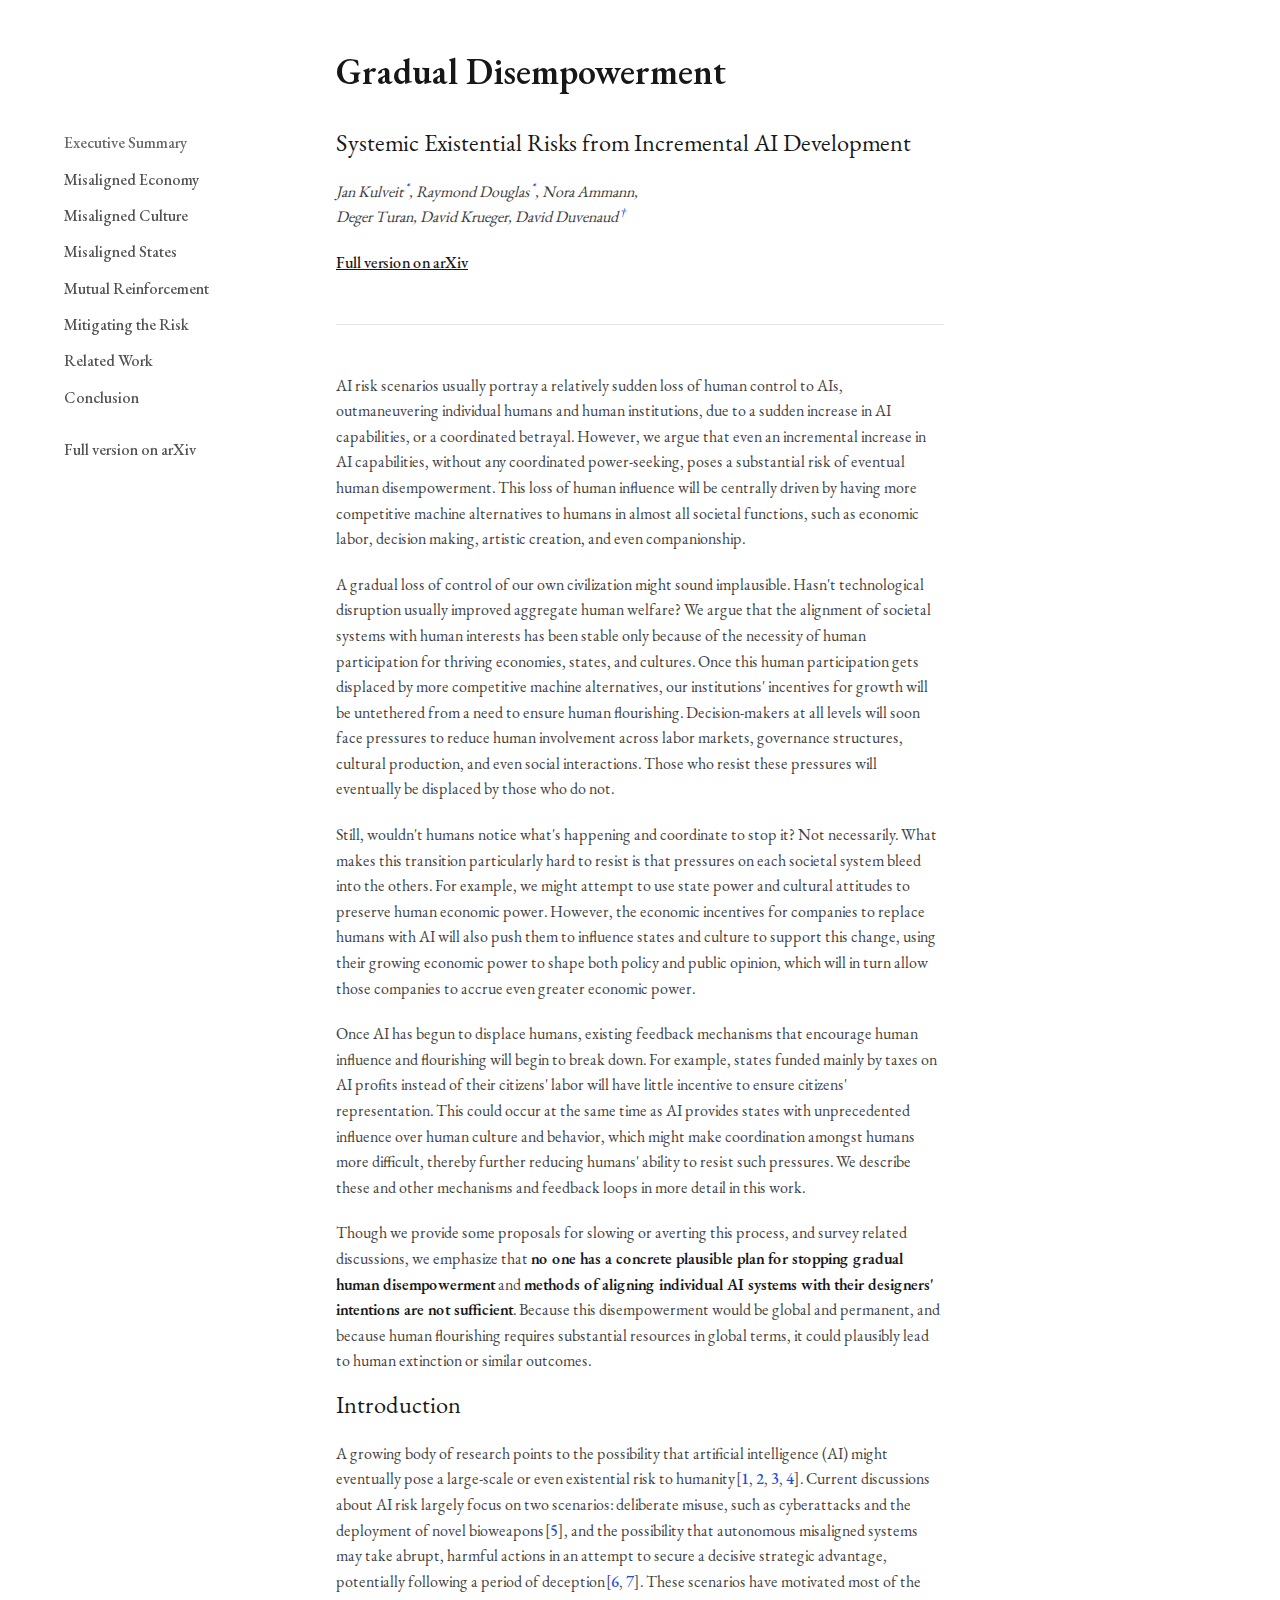
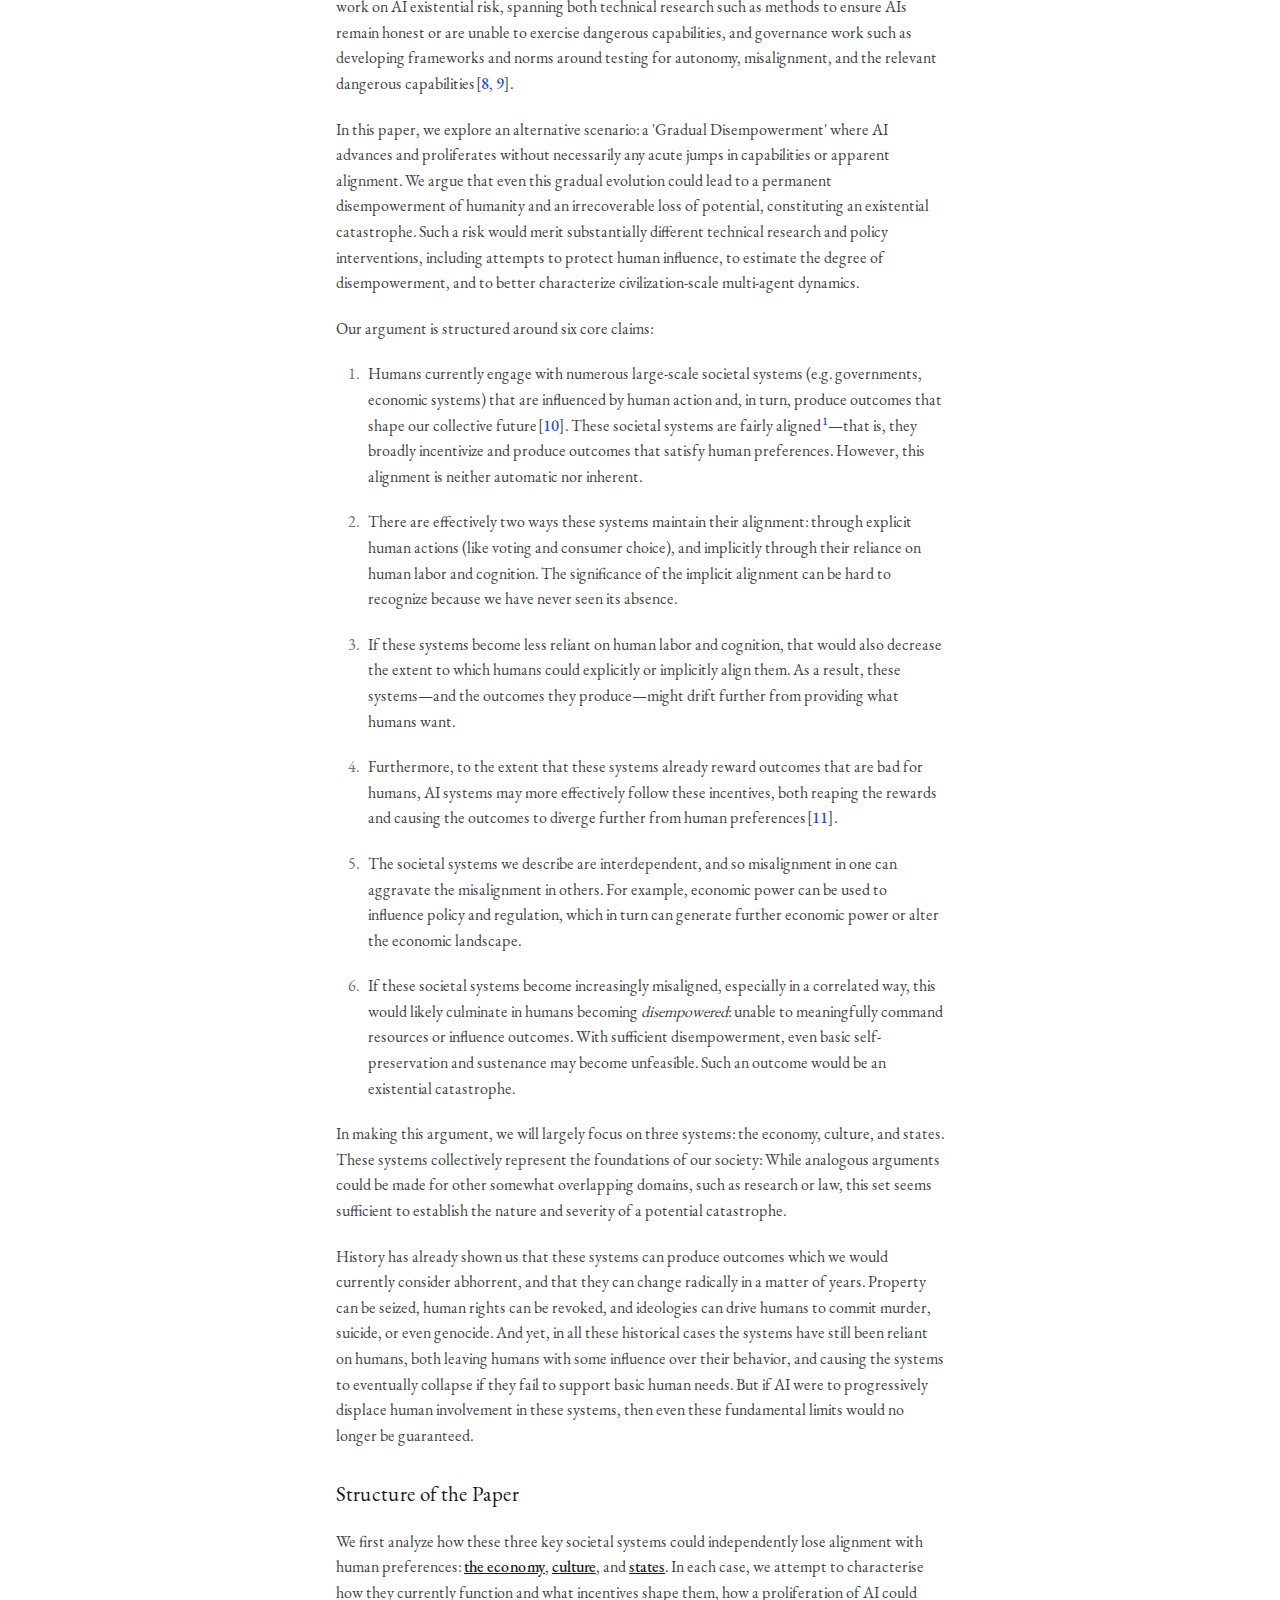
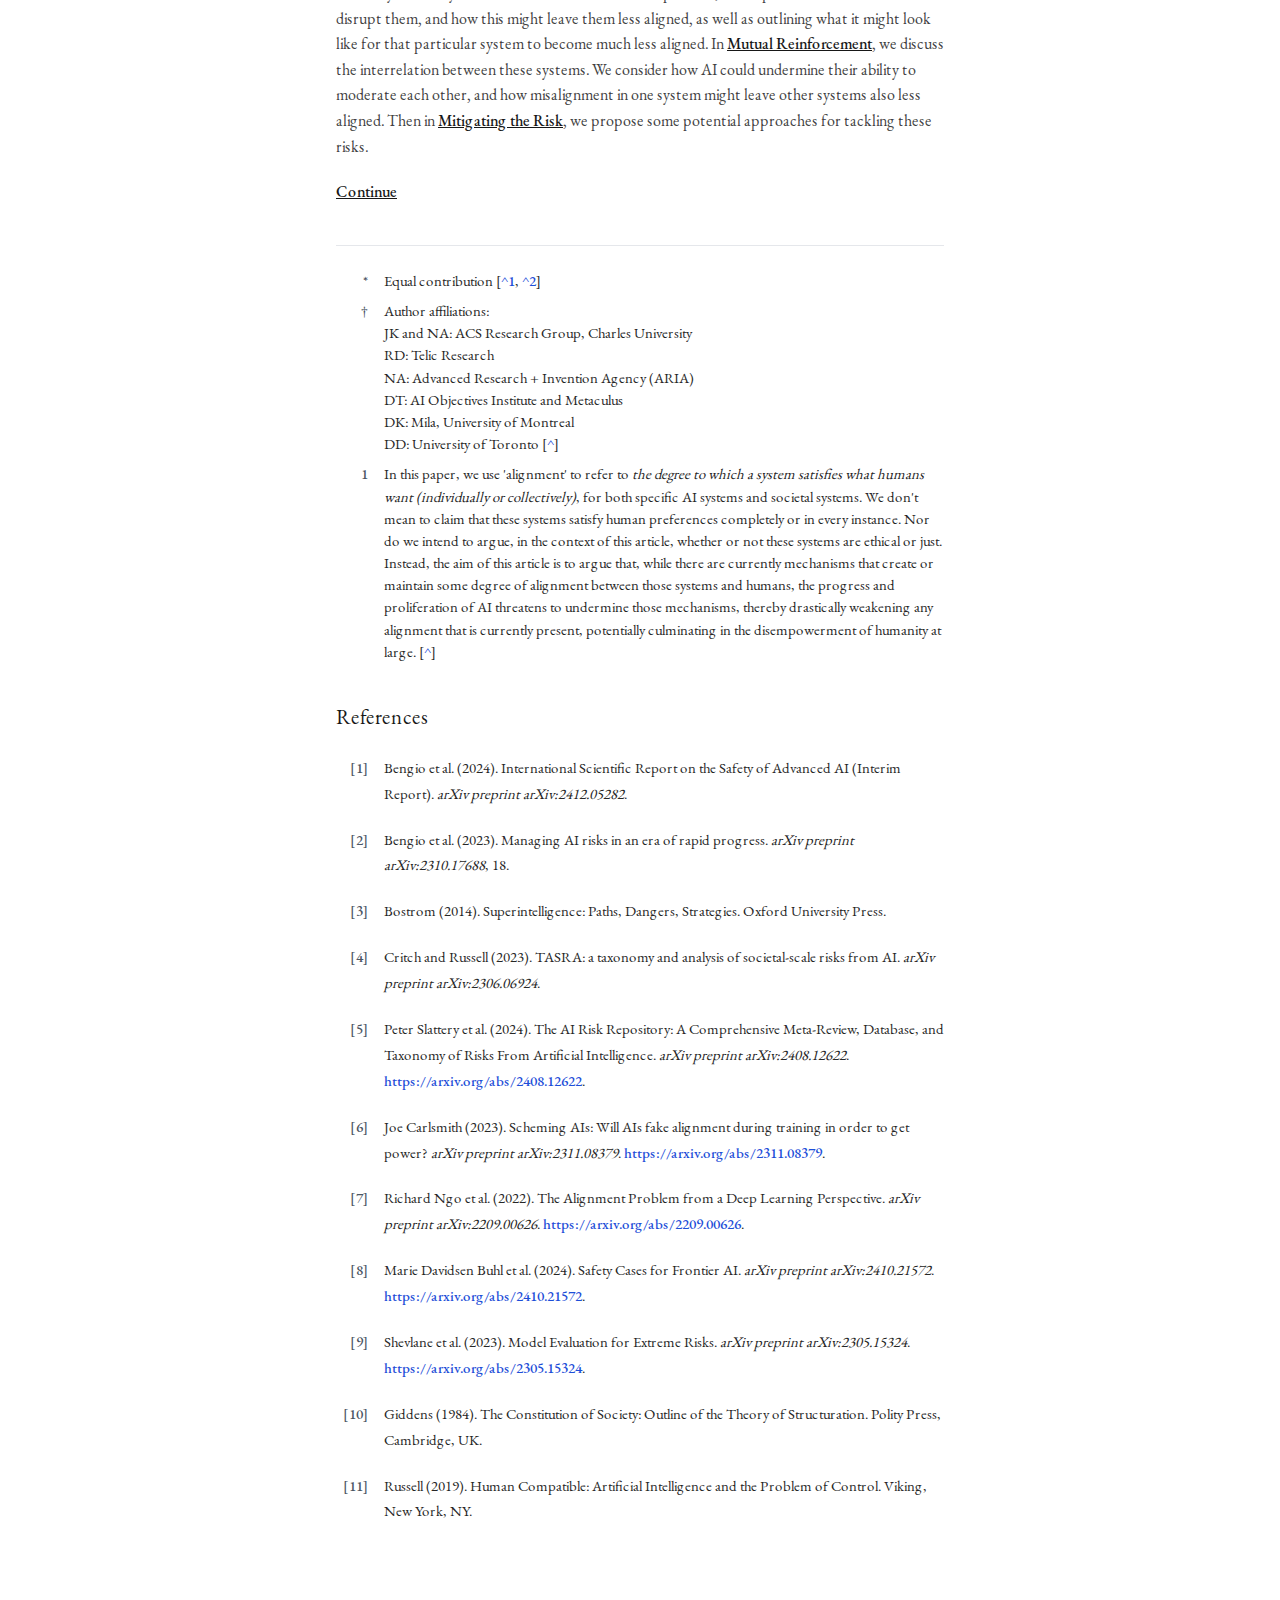
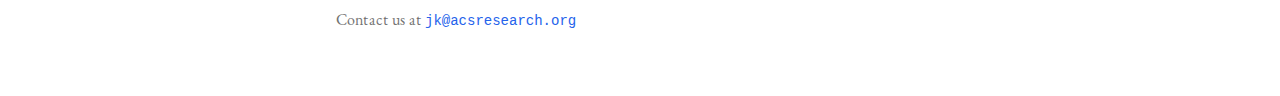
<file: index.html>
<!DOCTYPE html><html lang="en" class="__variable_c29382 __variable_ea5f4b"><head><meta charSet="utf-8"/><meta name="viewport" content="width=device-width, initial-scale=1"/><link rel="preload" href="/_next/static/media/7aa35bcef8fce17b-s.p.woff2" as="font" crossorigin="" type="font/woff2"/><link rel="preload" href="/_next/static/media/93f479601ee12b01-s.p.woff2" as="font" crossorigin="" type="font/woff2"/><link rel="stylesheet" href="/_next/static/css/dc354a3a70f66567.css" data-precedence="next"/><link rel="stylesheet" href="/_next/static/css/5eacd01f773eed7f.css" data-precedence="next"/><link rel="stylesheet" href="/_next/static/css/6c49fad1e1a5b61d.css" data-precedence="next"/><link rel="stylesheet" href="/_next/static/css/a8e2acd60e65244e.css" data-precedence="next"/><link rel="stylesheet" href="/_next/static/css/95d7c9b5cd12e84f.css" data-precedence="next"/><link rel="preload" as="script" fetchPriority="low" href="/_next/static/chunks/webpack-d0f5e84f72a30967.js"/><script src="/_next/static/chunks/629b3d23-c81ed8d42074211a.js" async=""></script><script src="/_next/static/chunks/775-75ac12675d65968a.js" async=""></script><script src="/_next/static/chunks/main-app-89262300084aff2c.js" async=""></script><script src="/_next/static/chunks/422-4720557c5ecf44cf.js" async=""></script><script src="/_next/static/chunks/510-52832c2a97f03dfc.js" async=""></script><script src="/_next/static/chunks/568-5adcd23d4fa53256.js" async=""></script><script src="/_next/static/chunks/app/layout-c1645c14f8a6c591.js" async=""></script><script src="/_next/static/chunks/app/%5B...path%5D/page-7a10978aa7ffca04.js" async=""></script><link rel="preload" href="https://www.googletagmanager.com/gtag/js?id=G-PQLKKM839S" as="script"/><meta name="next-size-adjust" content=""/><title>Gradual Disempowerment</title><meta name="description" content="Gradual Disempowerment"/><link rel="icon" href="/favicon.ico" type="image/x-icon" sizes="64x64"/><script src="/_next/static/chunks/polyfills-42372ed130431b0a.js" noModule=""></script></head><body class="antialiased"><div class="min-h-screen flex flex-col bg-white"><header class="sticky left-0 right-0 top-0 z-50 bg-white/80 backdrop-blur-sm gap-0 transition-all duration-200 py-2"><div class="max-w-[var(--content-width)] mx-auto px-4 py-6 flex h-16 items-center justify-between"><a class="font-semibold text-neutral-900 hover:text-neutral-600 transition-all duration-200 text-4xl mt-16" href="/">Gradual Disempowerment</a><button class="lg:hidden p-2 text-neutral-600 hover:text-neutral-900" aria-label="Toggle menu"><svg class="h-6 w-6" fill="none" stroke-linecap="round" stroke-linejoin="round" stroke-width="2" viewBox="0 0 24 24" stroke="currentColor"><path d="M4 6h16M4 12h16M4 18h16"></path></svg></button></div></header><div class="fixed inset-0 z-40 lg:hidden transition-opacity duration-300 opacity-0 pointer-events-none"><div class="top-16 fixed inset-0 bg-neutral-100/80 backdrop-blur-sm shadow-xl"></div><div class="top-16 fixed inset-x-0 bottom-0 bg-white shadow-xl transition-transform duration-300 overflow-y-auto -translate-y-full"><div class="w-full min-h-full" style="margin-left:calc(max((100% - var(--content-width)) / 2 + 1rem, 2rem))"><nav class="Sidebar_sidebar__G7Mzs py-6 text-lg"><ul class="Sidebar_list__I5HfV"><li class="Sidebar_item__IbyhT"><a class="Sidebar_link__NjnkI Sidebar_active__Bfm7L" href="/">Executive Summary</a><div class="Sidebar_subsections__4JMe7 Sidebar_subsectionsVisible__0k2N4"><div class="Sidebar_subsectionWrapper__tUx1X Sidebar_subsectionWrapperVisible__ycLhq"></div></div></li><li class="Sidebar_item__IbyhT"><a class="Sidebar_link__NjnkI " href="/misaligned-economy">Misaligned Economy</a><div class="Sidebar_subsections__4JMe7 false"><div class="Sidebar_subsectionWrapper__tUx1X Sidebar_subsectionWrapperHidden__3D_C_"></div></div></li><li class="Sidebar_item__IbyhT"><a class="Sidebar_link__NjnkI " href="/misaligned-culture">Misaligned Culture</a><div class="Sidebar_subsections__4JMe7 false"><div class="Sidebar_subsectionWrapper__tUx1X Sidebar_subsectionWrapperHidden__3D_C_"></div></div></li><li class="Sidebar_item__IbyhT"><a class="Sidebar_link__NjnkI " href="/misaligned-states">Misaligned States</a><div class="Sidebar_subsections__4JMe7 false"><div class="Sidebar_subsectionWrapper__tUx1X Sidebar_subsectionWrapperHidden__3D_C_"></div></div></li><li class="Sidebar_item__IbyhT"><a class="Sidebar_link__NjnkI " href="/mutual-reinforcement">Mutual Reinforcement</a><div class="Sidebar_subsections__4JMe7 false"><div class="Sidebar_subsectionWrapper__tUx1X Sidebar_subsectionWrapperHidden__3D_C_"></div></div></li><li class="Sidebar_item__IbyhT"><a class="Sidebar_link__NjnkI " href="/mitigating-the-risk">Mitigating the Risk</a><div class="Sidebar_subsections__4JMe7 false"><div class="Sidebar_subsectionWrapper__tUx1X Sidebar_subsectionWrapperHidden__3D_C_"></div></div></li><li class="Sidebar_item__IbyhT"><a class="Sidebar_link__NjnkI " href="/related-work">Related Work</a><div class="Sidebar_subsections__4JMe7 false"><div class="Sidebar_subsectionWrapper__tUx1X Sidebar_subsectionWrapperHidden__3D_C_"></div></div></li><li class="Sidebar_item__IbyhT"><a class="Sidebar_link__NjnkI " href="/conclusion">Conclusion</a><div class="Sidebar_subsections__4JMe7 false"><div class="Sidebar_subsectionWrapper__tUx1X Sidebar_subsectionWrapperHidden__3D_C_"></div></div></li><li class="Sidebar_item__IbyhT"><a href="https://arxiv.org/abs/2501.16946" class="Sidebar_link__NjnkI">Full version on arXiv</a></li></ul></nav></div></div></div><div class="flex-1"><nav class="Sidebar_sidebar__G7Mzs xl:w-60 lg:w-52 hidden lg:block fixed top-16 bottom-0 pt-16 text-base" style="left:var(--sidebar-offset)"><ul class="Sidebar_list__I5HfV"><li class="Sidebar_item__IbyhT"><a class="Sidebar_link__NjnkI Sidebar_active__Bfm7L" href="/">Executive Summary</a><div class="Sidebar_subsections__4JMe7 Sidebar_subsectionsVisible__0k2N4"><div class="Sidebar_subsectionWrapper__tUx1X Sidebar_subsectionWrapperVisible__ycLhq"></div></div></li><li class="Sidebar_item__IbyhT"><a class="Sidebar_link__NjnkI " href="/misaligned-economy">Misaligned Economy</a><div class="Sidebar_subsections__4JMe7 false"><div class="Sidebar_subsectionWrapper__tUx1X Sidebar_subsectionWrapperHidden__3D_C_"></div></div></li><li class="Sidebar_item__IbyhT"><a class="Sidebar_link__NjnkI " href="/misaligned-culture">Misaligned Culture</a><div class="Sidebar_subsections__4JMe7 false"><div class="Sidebar_subsectionWrapper__tUx1X Sidebar_subsectionWrapperHidden__3D_C_"></div></div></li><li class="Sidebar_item__IbyhT"><a class="Sidebar_link__NjnkI " href="/misaligned-states">Misaligned States</a><div class="Sidebar_subsections__4JMe7 false"><div class="Sidebar_subsectionWrapper__tUx1X Sidebar_subsectionWrapperHidden__3D_C_"></div></div></li><li class="Sidebar_item__IbyhT"><a class="Sidebar_link__NjnkI " href="/mutual-reinforcement">Mutual Reinforcement</a><div class="Sidebar_subsections__4JMe7 false"><div class="Sidebar_subsectionWrapper__tUx1X Sidebar_subsectionWrapperHidden__3D_C_"></div></div></li><li class="Sidebar_item__IbyhT"><a class="Sidebar_link__NjnkI " href="/mitigating-the-risk">Mitigating the Risk</a><div class="Sidebar_subsections__4JMe7 false"><div class="Sidebar_subsectionWrapper__tUx1X Sidebar_subsectionWrapperHidden__3D_C_"></div></div></li><li class="Sidebar_item__IbyhT"><a class="Sidebar_link__NjnkI " href="/related-work">Related Work</a><div class="Sidebar_subsections__4JMe7 false"><div class="Sidebar_subsectionWrapper__tUx1X Sidebar_subsectionWrapperHidden__3D_C_"></div></div></li><li class="Sidebar_item__IbyhT"><a class="Sidebar_link__NjnkI " href="/conclusion">Conclusion</a><div class="Sidebar_subsections__4JMe7 false"><div class="Sidebar_subsectionWrapper__tUx1X Sidebar_subsectionWrapperHidden__3D_C_"></div></div></li><li class="Sidebar_item__IbyhT"><a href="https://arxiv.org/abs/2501.16946" class="Sidebar_link__NjnkI">Full version on arXiv</a></li></ul></nav><main class="Page_main__cWiGN max-w-[var(--content-width)] mx-auto px-4 pt-12 pb-8"><article class="Page_article__A_Nud prose prose-neutral max-w-none"><h1>Systemic Existential Risks from Incremental AI Development</h1>
<div style="font-style:italic;max-width:23em;padding-top:0"><p><span style="white-space:nowrap">Jan Kulveit</span><sup id="ref-footnote-*-1" class="Footnotes_footnote__bdqZ_" data-state="closed"><a href="#footnote-*" class="Footnotes_footnote-link__bptrY">*</a></sup>, <span style="white-space:nowrap">Raymond Douglas</span><sup id="ref-footnote-*-2" class="Footnotes_footnote__bdqZ_" data-state="closed"><a href="#footnote-*" class="Footnotes_footnote-link__bptrY">*</a></sup>, <span style="white-space:nowrap">Nora Ammann</span>, <span style="white-space:nowrap">Deger Turan</span>, <span style="white-space:nowrap">David Krueger</span>, <span style="white-space:nowrap">David Duvenaud</span><sup id="ref-footnote-†-3" class="Footnotes_footnote__bdqZ_" data-state="closed"><a href="#footnote-†" class="Footnotes_footnote-link__bptrY">†</a></sup></p></div>
<p><a href="https://arxiv.org/abs/2501.16946">Full version on arXiv</a></p>
<hr/>
<!-- -->
<p>AI risk scenarios usually portray a relatively sudden loss of human control to AIs, outmaneuvering individual humans and human institutions, due to a sudden increase in AI capabilities, or a coordinated betrayal.
However, we argue that even an incremental increase in AI capabilities, without any coordinated power-seeking, poses a substantial risk of eventual human disempowerment.
This loss of human influence will be centrally driven by having more competitive machine alternatives to humans in almost all societal functions, such as economic labor, decision making, artistic creation, and even companionship.</p>
<p>A gradual loss of control of our own civilization might sound implausible.
Hasn&#x27;t technological disruption usually improved aggregate human welfare?
We argue that the alignment of societal systems with human interests has been stable only because of the necessity of human participation for thriving economies, states, and cultures. Once this human participation gets displaced by more competitive machine alternatives, our institutions&#x27; incentives for growth will be untethered from a need to ensure human flourishing.
Decision-makers at all levels will soon face pressures to reduce human involvement across labor markets, governance structures, cultural production, and even social interactions.
Those who resist these pressures will eventually be displaced by those who do not.</p>
<p>Still, wouldn&#x27;t humans notice what&#x27;s happening and coordinate to stop it?
Not necessarily.
What makes this transition particularly hard to resist is that pressures on each societal system bleed into the others. For example, we might attempt to use state power and cultural attitudes to preserve human economic power. However, the economic incentives for companies to replace humans with AI will also push them to influence states and culture to support this change, using their growing economic power to shape both policy and public opinion, which will in turn allow those companies to accrue even greater economic power.</p>
<p>Once AI has begun to displace humans, existing feedback mechanisms that encourage human influence and flourishing will begin to break down. For example, states funded mainly by taxes on AI profits instead of their citizens&#x27; labor will have little incentive to ensure citizens&#x27; representation.
This could occur at the same time as AI provides states with unprecedented influence over human culture and behavior, which might make coordination amongst humans more difficult, thereby further reducing humans&#x27; ability to resist such pressures.
We describe these and other mechanisms and feedback loops in more detail in this work.</p>
<p>Though we provide some proposals for slowing or averting this process, and survey related discussions, we emphasize that <strong>no one has a concrete plausible plan for stopping gradual human disempowerment</strong> and <strong>methods of aligning individual AI systems with their designers&#x27; intentions are not sufficient</strong>.
Because this disempowerment would be global and permanent, and because human flourishing requires substantial resources in global terms, it could plausibly lead to human extinction or similar outcomes.</p>
<a id="introduction"></a>
<h1>Introduction</h1>
<p>A growing body of research points to the possibility that artificial intelligence (AI) might eventually pose a large-scale or even existential risk to humanity <span class="Citations_citation__PSAp5" data-state="closed">[<a href="#ref-bengio2024international" class="Citations_citation-link__gHY_g">0</a>, <a href="#ref-bengio2023managing" class="Citations_citation-link__gHY_g">0</a>, <a href="#ref-bostrom2014superintelligence" class="Citations_citation-link__gHY_g">0</a>, <a href="#ref-critch2023tasra" class="Citations_citation-link__gHY_g">0</a>]</span>. Current discussions about AI risk largely focus on two scenarios: deliberate misuse, such as cyberattacks and the deployment of novel bioweapons <span class="Citations_citation__PSAp5" data-state="closed">[<a href="#ref-slattery2024ai" class="Citations_citation-link__gHY_g">0</a>]</span>, and the possibility that autonomous misaligned systems may take abrupt, harmful actions in an attempt to secure a decisive strategic advantage, potentially following a period of deception <span class="Citations_citation__PSAp5" data-state="closed">[<a href="#ref-carlsmith2023scheming" class="Citations_citation-link__gHY_g">0</a>, <a href="#ref-ngo2022alignment" class="Citations_citation-link__gHY_g">0</a>]</span>. These scenarios have motivated most of the work on AI existential risk, spanning both technical research such as methods to ensure AIs remain honest or are unable to exercise dangerous capabilities, and governance work such as developing frameworks and norms around testing for autonomy, misalignment, and the relevant dangerous capabilities <span class="Citations_citation__PSAp5" data-state="closed">[<a href="#ref-buhl2024safety" class="Citations_citation-link__gHY_g">0</a>, <a href="#ref-shevlane2023model" class="Citations_citation-link__gHY_g">0</a>]</span>.</p>
<p>In this paper, we explore an alternative scenario: a &#x27;Gradual Disempowerment&#x27; where AI advances and proliferates without necessarily any acute jumps in capabilities or apparent alignment. We argue that even this gradual evolution could lead to a permanent disempowerment of humanity and an irrecoverable loss of potential, constituting an existential catastrophe. Such a risk would merit substantially different technical research and policy interventions, including attempts to protect human influence, to estimate the degree of disempowerment, and to better characterize civilization-scale multi-agent dynamics.</p>
<p>Our argument is structured around six core claims:</p>
<ol>
<li>
<p>Humans currently engage with numerous large-scale societal systems (e.g. governments, economic systems) that are influenced by human action and, in turn, produce outcomes that shape our collective future <span class="Citations_citation__PSAp5" data-state="closed">[<a href="#ref-giddens1984" class="Citations_citation-link__gHY_g">0</a>]</span>. These societal systems are fairly aligned<sup id="ref-footnote-1-4" class="Footnotes_footnote__bdqZ_" data-state="closed"><a href="#footnote-1" class="Footnotes_footnote-link__bptrY">1</a></sup>—that is, they broadly incentivize and produce outcomes that satisfy human preferences. However, this alignment is neither automatic nor inherent.</p>
</li>
<li>
<p>There are effectively two ways these systems maintain their alignment: through explicit human actions (like voting and consumer choice), and implicitly through their reliance on human labor and cognition. The significance of the implicit alignment can be hard to recognize because we have never seen its absence.</p>
</li>
<li>
<p>If these systems become less reliant on human labor and cognition, that would also decrease the extent to which humans could explicitly or implicitly align them. As a result, these systems—and the outcomes they produce—might drift further from providing what humans want.</p>
</li>
<li>
<p>Furthermore, to the extent that these systems already reward outcomes that are bad for humans, AI systems may more effectively follow these incentives, both reaping the rewards and causing the outcomes to diverge further from human preferences <span class="Citations_citation__PSAp5" data-state="closed">[<a href="#ref-russell2019" class="Citations_citation-link__gHY_g">0</a>]</span>.</p>
</li>
<li>
<p>The societal systems we describe are interdependent, and so misalignment in one can aggravate the misalignment in others. For example, economic power can be used to influence policy and regulation, which in turn can generate further economic power or alter the economic landscape.</p>
</li>
<li>
<p>If these societal systems become increasingly misaligned, especially in a correlated way, this would likely culminate in humans becoming <em>disempowered</em>: unable to meaningfully command resources or influence outcomes. With sufficient disempowerment, even basic self-preservation and sustenance may become unfeasible. Such an outcome would be an existential catastrophe.</p>
</li>
</ol>
<p>In making this argument, we will largely focus on three systems: the economy, culture, and states. These systems collectively represent the foundations of our society: While analogous arguments could be made for other somewhat overlapping domains, such as research or law, this set seems sufficient to establish the nature and severity of a potential catastrophe.</p>
<p>History has already shown us that these systems can produce outcomes which we would currently consider abhorrent, and that they can change radically in a matter of years. Property can be seized, human rights can be revoked, and ideologies can drive humans to commit murder, suicide, or even genocide. And yet, in all these historical cases the systems have still been reliant on humans, both leaving humans with some influence over their behavior, and causing the systems to eventually collapse if they fail to support basic human needs. But if AI were to progressively displace human involvement in these systems, then even these fundamental limits would no longer be guaranteed.</p>
<a id="structure-of-the-paper"></a>
<h2>Structure of the Paper</h2>
<p>We first analyze how these three key societal systems could independently lose alignment with human preferences: <a href="misaligned-economy">the economy</a>, <a href="misaligned-culture">culture</a>, and <a href="misaligned-states">states</a>. In each case, we attempt to characterise how they currently function and what incentives shape them, how a proliferation of AI could disrupt them, and how this might leave them less aligned, as well as outlining what it might look like for that particular system to become much less aligned. In <a href="mutual-reinforcement">Mutual Reinforcement</a>, we discuss the interrelation between these systems. We consider how AI could undermine their ability to moderate each other, and how misalignment in one system might leave other systems also less aligned. Then in <a href="mitigating-the-risk">Mitigating the Risk</a>, we propose some potential approaches for tackling these risks.</p>
<p><a href="misaligned-economy">Continue</a></p><div id="footnotes" class="Footnotes_footnotes__ogYTu"><div class="Footnotes_footnote-list__1I3jX"><div id="footnote-*" class="Footnotes_footnote-item__Pv8lC" data-mark="*">Equal contribution<!-- --> <!-- -->[<a href="#ref-footnote-*-1" class="Footnotes_footnote-link__bptrY">^<!-- -->1</a>, <a href="#ref-footnote-*-2" class="Footnotes_footnote-link__bptrY">^<!-- -->2</a>]</div><div id="footnote-†" class="Footnotes_footnote-item__Pv8lC" data-mark="†">Author affiliations:<br/>JK and NA: ACS Research Group, Charles University<br/>RD: Telic Research<br/>NA: Advanced Research + Invention Agency (ARIA)<br/>DT: AI Objectives Institute and Metaculus<br/>DK: Mila, University of Montreal<br/>DD: University of Toronto<!-- --> <!-- -->[<a href="#ref-footnote-†-3" class="Footnotes_footnote-link__bptrY">^</a>]</div><div id="footnote-1" class="Footnotes_footnote-item__Pv8lC" data-mark="1">In this paper, we use &#x27;alignment&#x27; to refer to <em>the degree to which a system satisfies what humans want (individually or collectively)</em>, for both specific AI systems and societal systems. We don&#x27;t mean to claim that these systems satisfy human preferences completely or in every instance. Nor do we intend to argue, in the context of this article, whether or not these systems are ethical or just. Instead, the aim of this article is to argue that, while there are currently mechanisms that create or maintain some degree of alignment between those systems and humans, the progress and proliferation of AI threatens to undermine those mechanisms, thereby drastically weakening any alignment that is currently present, potentially culminating in the disempowerment of humanity at large.<!-- --> <!-- -->[<a href="#ref-footnote-1-4" class="Footnotes_footnote-link__bptrY">^</a>]</div></div></div></article></main></div><footer class="mt-4"><div class="max-w-screen-xl mx-auto px-4 sm:px-6 lg:px-8"><div class="pt-4 pb-12" style="margin-left:calc(max((100% - var(--content-width)) / 2 + 1rem, 0rem))"><p class="text-base text-neutral-500">Contact us at<!-- --> <a href="mailto:jk@acsresearch.org" class="hover:text-neutral-700 font-mono text-sm">jk@acsresearch.org</a></p></div></div></footer></div><script src="/_next/static/chunks/webpack-d0f5e84f72a30967.js" async=""></script><script>(self.__next_f=self.__next_f||[]).push([0])</script><script>self.__next_f.push([1,"1:\"$Sreact.fragment\"\n2:\"$Sreact.strict_mode\"\n4:I[3867,[\"422\",\"static/chunks/422-4720557c5ecf44cf.js\",\"510\",\"static/chunks/510-52832c2a97f03dfc.js\",\"568\",\"static/chunks/568-5adcd23d4fa53256.js\",\"177\",\"static/chunks/app/layout-c1645c14f8a6c591.js\"],\"GoogleAnalytics\"]\n6:I[1391,[],\"OutletBoundary\"]\n8:I[1391,[],\"MetadataBoundary\"]\na:I[1391,[],\"ViewportBoundary\"]\nc:I[3865,[],\"\"]\n:HL[\"/_next/static/media/7aa35bcef8fce17b-s.p.woff2\",\"font\",{\"crossOrigin\":\"\",\"type\":\"font/woff2\"}]\n:HL[\"/_next/static/media/93f479601ee12b01-s.p.woff2\",\"font\",{\"crossOrigin\":\"\",\"type\":\"font/woff2\"}]\n:HL[\"/_next/static/css/dc354a3a70f66567.css\",\"style\"]\n:HL[\"/_next/static/css/5eacd01f773eed7f.css\",\"style\"]\n:HL[\"/_next/static/css/6c49fad1e1a5b61d.css\",\"style\"]\n:HL[\"/_next/static/css/a8e2acd60e65244e.css\",\"style\"]\n:HL[\"/_next/static/css/95d7c9b5cd12e84f.css\",\"style\"]\n0:{\"P\":null,\"b\":\"FMwh_f2vnKXr3-Td6h3uP\",\"p\":\"\",\"c\":[\"\",\"\"],\"i\":false,\"f\":[[[\"\",{\"children\":[\"__PAGE__\",{}]},\"$undefined\",\"$undefined\",true],[\"\",[\"$\",\"$1\",\"c\",{\"children\":[[[\"$\",\"link\",\"0\",{\"rel\":\"stylesheet\",\"href\":\"/_next/static/css/dc354a3a70f66567.css\",\"precedence\":\"next\",\"crossOrigin\":\"$undefined\",\"nonce\":\"$undefined\"}],[\"$\",\"link\",\"1\",{\"rel\":\"stylesheet\",\"href\":\"/_next/static/css/5eacd01f773eed7f.css\",\"precedence\":\"next\",\"crossOrigin\":\"$undefined\",\"nonce\":\"$undefined\"}],[\"$\",\"link\",\"2\",{\"rel\":\"stylesheet\",\"href\":\"/_next/static/css/6c49fad1e1a5b61d.css\",\"precedence\":\"next\",\"crossOrigin\":\"$undefined\",\"nonce\":\"$undefined\"}],[\"$\",\"link\",\"3\",{\"rel\":\"stylesheet\",\"href\":\"/_next/static/css/a8e2acd60e65244e.css\",\"precedence\":\"next\",\"crossOrigin\":\"$undefined\",\"nonce\":\"$undefined\"}],[\"$\",\"link\",\"4\",{\"rel\":\"stylesheet\",\"href\":\"/_next/static/css/95d7c9b5cd12e84f.css\",\"precedence\":\"next\",\"crossOrigin\":\"$undefined\",\"nonce\":\"$undefined\"}]],[\"$\",\"html\",null,{\"lang\":\"en\",\"className\":\"__variable_c29382 __variable_ea5f4b\",\"children\":[\"$\",\"$2\",null,{\"children\":[[\"$\",\"body\",null,{\"className\":\"antialiased\",\"children\":\"$L3\"}],[\"$\",\"$L4\",null,{\"gaId\":\"G-PQLKKM839S\"}]]}]}]]}],{\"children\":[\"__PAGE__\",[\"$\""])</script><script>self.__next_f.push([1,",\"$1\",\"c\",{\"children\":[\"$L5\",null,[\"$\",\"$L6\",null,{\"children\":\"$L7\"}]]}],{},null,false]},null,false],[\"$\",\"$1\",\"h\",{\"children\":[null,[\"$\",\"$1\",\"GIuNiy3VJgKuMB_Vjer64\",{\"children\":[[\"$\",\"$L8\",null,{\"children\":\"$L9\"}],[\"$\",\"$La\",null,{\"children\":\"$Lb\"}],[\"$\",\"meta\",null,{\"name\":\"next-size-adjust\",\"content\":\"\"}]]}]]}],false]],\"m\":\"$undefined\",\"G\":[\"$c\",\"$undefined\"],\"s\":false,\"S\":true}\n"])</script><script>self.__next_f.push([1,"d:I[6119,[\"422\",\"static/chunks/422-4720557c5ecf44cf.js\",\"568\",\"static/chunks/568-5adcd23d4fa53256.js\",\"180\",\"static/chunks/app/%5B...path%5D/page-7a10978aa7ffca04.js\"],\"default\"]\ne:I[2950,[\"422\",\"static/chunks/422-4720557c5ecf44cf.js\",\"568\",\"static/chunks/568-5adcd23d4fa53256.js\",\"180\",\"static/chunks/app/%5B...path%5D/page-7a10978aa7ffca04.js\"],\"default\"]\nf:I[6286,[],\"\"]\n10:I[6852,[],\"\"]\n"])</script><script>self.__next_f.push([1,"3:[\"$\",\"div\",null,{\"className\":\"min-h-screen flex flex-col bg-white\",\"children\":[[\"$\",\"$Ld\",null,{}],[\"$\",\"div\",null,{\"className\":\"flex-1\",\"children\":[[\"$\",\"$Le\",null,{\"className\":\"xl:w-60 lg:w-52 hidden lg:block fixed top-16 bottom-0 pt-16 text-base\",\"style\":{\"left\":\"var(--sidebar-offset)\"}}],[\"$\",\"main\",null,{\"className\":\"Page_main__cWiGN max-w-[var(--content-width)] mx-auto px-4 pt-12 pb-8\",\"children\":[\"$\",\"$Lf\",null,{\"parallelRouterKey\":\"children\",\"segmentPath\":[\"children\"],\"error\":\"$undefined\",\"errorStyles\":\"$undefined\",\"errorScripts\":\"$undefined\",\"template\":[\"$\",\"$L10\",null,{}],\"templateStyles\":\"$undefined\",\"templateScripts\":\"$undefined\",\"notFound\":[[],[[\"$\",\"title\",null,{\"children\":\"404: This page could not be found.\"}],[\"$\",\"div\",null,{\"style\":{\"fontFamily\":\"system-ui,\\\"Segoe UI\\\",Roboto,Helvetica,Arial,sans-serif,\\\"Apple Color Emoji\\\",\\\"Segoe UI Emoji\\\"\",\"height\":\"100vh\",\"textAlign\":\"center\",\"display\":\"flex\",\"flexDirection\":\"column\",\"alignItems\":\"center\",\"justifyContent\":\"center\"},\"children\":[\"$\",\"div\",null,{\"children\":[[\"$\",\"style\",null,{\"dangerouslySetInnerHTML\":{\"__html\":\"body{color:#000;background:#fff;margin:0}.next-error-h1{border-right:1px solid rgba(0,0,0,.3)}@media (prefers-color-scheme:dark){body{color:#fff;background:#000}.next-error-h1{border-right:1px solid rgba(255,255,255,.3)}}\"}}],[\"$\",\"h1\",null,{\"className\":\"next-error-h1\",\"style\":{\"display\":\"inline-block\",\"margin\":\"0 20px 0 0\",\"padding\":\"0 23px 0 0\",\"fontSize\":24,\"fontWeight\":500,\"verticalAlign\":\"top\",\"lineHeight\":\"49px\"},\"children\":404}],[\"$\",\"div\",null,{\"style\":{\"display\":\"inline-block\"},\"children\":[\"$\",\"h2\",null,{\"style\":{\"fontSize\":14,\"fontWeight\":400,\"lineHeight\":\"49px\",\"margin\":0},\"children\":\"This page could not be found.\"}]}]]}]}]]],\"forbidden\":\"$undefined\",\"unauthorized\":\"$undefined\"}]}]]}],[\"$\",\"footer\",null,{\"className\":\"mt-4\",\"children\":[\"$\",\"div\",null,{\"className\":\"max-w-screen-xl mx-auto px-4 sm:px-6 lg:px-8\",\"children\":[\"$\",\"div\",null,{\"className\":\"pt-4 pb-12\",\"style\":{\"marginLeft\":\"calc(max((100% - var(--content-width)) / 2 + 1rem, 0rem))\"},\"children\":[\"$\",\"p\",null,{\"className\":\"text-base text-neutral-500\",\"children\":[\"Contact us at\",\" \",[\"$\",\"a\",null,{\"href\":\"mailto:jk@acsresearch.org\",\"className\":\"hover:text-neutral-700 font-mono text-sm\",\"children\":\"jk@acsresearch.org\"}]]}]}]}]}]]}]\n"])</script><script>self.__next_f.push([1,"11:I[7838,[\"422\",\"static/chunks/422-4720557c5ecf44cf.js\",\"568\",\"static/chunks/568-5adcd23d4fa53256.js\",\"180\",\"static/chunks/app/%5B...path%5D/page-7a10978aa7ffca04.js\"],\"CitationsProvider\"]\n12:I[8539,[\"422\",\"static/chunks/422-4720557c5ecf44cf.js\",\"568\",\"static/chunks/568-5adcd23d4fa53256.js\",\"180\",\"static/chunks/app/%5B...path%5D/page-7a10978aa7ffca04.js\"],\"FootnotesProvider\"]\n13:I[8539,[\"422\",\"static/chunks/422-4720557c5ecf44cf.js\",\"568\",\"static/chunks/568-5adcd23d4fa53256.js\",\"180\",\"static/chunks/app/%5B...path%5D/page-7a10978aa7ffca04.js\"],\"Footnote\"]\n14:I[7838,[\"422\",\"static/chunks/422-4720557c5ecf44cf.js\",\"568\",\"static/chunks/568-5adcd23d4fa53256.js\",\"180\",\"static/chunks/app/%5B...path%5D/page-7a10978aa7ffca04.js\"],\"Cite\"]\n15:I[8539,[\"422\",\"static/chunks/422-4720557c5ecf44cf.js\",\"568\",\"static/chunks/568-5adcd23d4fa53256.js\",\"180\",\"static/chunks/app/%5B...path%5D/page-7a10978aa7ffca04.js\"],\"Footnotes\"]\n16:I[7838,[\"422\",\"static/chunks/422-4720557c5ecf44cf.js\",\"568\",\"static/chunks/568-5adcd23d4fa53256.js\",\"180\",\"static/chunks/app/%5B...path%5D/page-7a10978aa7ffca04.js\"],\"References\"]\n"])</script><script>self.__next_f.push([1,"5:[\"$\",\"$L11\",null,{\"data\":{\"beren_capital_ownership_2025\":{\"author\":\"Beren Millidge\",\"title\":\"Capital Ownership Will Not Prevent Human Disempowerment\",\"year\":\"2025\",\"journal\":\"$undefined\",\"publisher\":\"$undefined\",\"url\":\"https://www.lesswrong.com/posts/bmmFLoBAWGnuhnqq5/capital-ownership-will-not-prevent-human-disempowerment\",\"organization\":\"$undefined\",\"booktitle\":\"$undefined\",\"volume\":\"$undefined\",\"number\":\"$undefined\",\"pages\":\"$undefined\",\"note\":\"Accessed: 2025-01-23\",\"month\":\"$undefined\",\"day\":\"$undefined\",\"urldate\":\"$undefined\",\"howpublished\":\"$undefined\",\"address\":\"$undefined\"},\"arches\":{\"author\":\"Andrew Critch and David Krueger\",\"title\":\"AI Research Considerations for Human Existential Safety (ARCHES)\",\"year\":\"2020\",\"journal\":\"$undefined\",\"publisher\":\"$undefined\",\"url\":\"https://arxiv.org/abs/2006.04948\",\"organization\":\"$undefined\",\"booktitle\":\"$undefined\",\"volume\":\"$undefined\",\"number\":\"$undefined\",\"pages\":\"$undefined\",\"note\":\"$undefined\",\"month\":\"$undefined\",\"day\":\"$undefined\",\"urldate\":\"$undefined\",\"howpublished\":\"$undefined\",\"address\":\"$undefined\"},\"leggett2021feeding\":{\"author\":\"Leggett, Dominic\",\"title\":\"Feeding the Beast: Superintelligence, Corporate Capitalism and the End of Humanity\",\"year\":\"2021\",\"journal\":\"$undefined\",\"publisher\":\"$undefined\",\"url\":\"$undefined\",\"organization\":\"$undefined\",\"booktitle\":\"Proceedings of the 2021 AAAI/ACM Conference on AI, Ethics, and Society\",\"volume\":\"$undefined\",\"number\":\"$undefined\",\"pages\":\"727–735\",\"note\":\"$undefined\",\"month\":\"$undefined\",\"day\":\"$undefined\",\"urldate\":\"$undefined\",\"howpublished\":\"$undefined\",\"address\":\"$undefined\"},\"hendrycks2023natural\":{\"author\":\"Hendrycks, Dan\",\"title\":\"Natural Selection Favors AIs over Humans\",\"year\":\"2023\",\"journal\":\"arXiv preprint arXiv:2303.16200\",\"publisher\":\"$undefined\",\"url\":\"https://arxiv.org/abs/2303.16200\",\"organization\":\"$undefined\",\"booktitle\":\"$undefined\",\"volume\":\"$undefined\",\"number\":\"$undefined\",\"pages\":\"$undefined\",\"note\":\"$undefined\",\"month\":\"$undefined\",\"day\":\"$undefined\",\"urldate\":\"$undefined\",\"howpublished\":\"$undefined\",\"address\":\"$undefined\"},\"hanson_fix_cultural_drift\":{\"author\":\"Robin Hanson\",\"title\":\"How to Fix Cultural Drift\",\"year\":\"2023\",\"journal\":\"$undefined\",\"publisher\":\"$undefined\",\"url\":\"https://www.overcomingbias.com/p/how-fix-cultural-drift\",\"organization\":\"$undefined\",\"booktitle\":\"$undefined\",\"volume\":\"$undefined\",\"number\":\"$undefined\",\"pages\":\"$undefined\",\"note\":\"Accessed: 2025-01-20\",\"month\":\"$undefined\",\"day\":\"$undefined\",\"urldate\":\"$undefined\",\"howpublished\":\"$undefined\",\"address\":\"$undefined\"},\"hanson_beware_cultural_drift\":{\"author\":\"Robin Hanson\",\"title\":\"Beware Cultural Drift\",\"year\":\"2024\",\"journal\":\"Quillette\",\"publisher\":\"$undefined\",\"url\":\"https://quillette.com/2024/04/11/beware-cultural-drift/\",\"organization\":\"$undefined\",\"booktitle\":\"$undefined\",\"volume\":\"$undefined\",\"number\":\"$undefined\",\"pages\":\"$undefined\",\"note\":\"Accessed: 2025-01-20\",\"month\":\"April\",\"day\":\"11\",\"urldate\":\"$undefined\",\"howpublished\":\"$undefined\",\"address\":\"$undefined\"},\"dafoe2015technological\":{\"author\":\"Dafoe, Allan\",\"title\":\"On Technological Determinism: A Typology, Scope Conditions, and a Mechanism\",\"year\":\"2015\",\"journal\":\"Science, Technology, \u0026 Human Values\",\"publisher\":\"Sage Publications, Inc.\",\"url\":\"https://journals.sagepub.com/doi/10.1177/0162243915579283\",\"organization\":\"$undefined\",\"booktitle\":\"$undefined\",\"volume\":\"40\",\"number\":\"6\",\"pages\":\"1047–1076\",\"note\":\"$undefined\",\"month\":\"November\",\"day\":\"$undefined\",\"urldate\":\"$undefined\",\"howpublished\":\"$undefined\",\"address\":\"$undefined\"},\"critch2024motivation\":{\"author\":\"Critch, Andrew\",\"title\":\"My Motivation and Theory of Change for Working in AI Healthtech\",\"year\":\"2024\",\"journal\":\"$undefined\",\"publisher\":\"$undefined\",\"url\":\"$undefined\",\"organization\":\"$undefined\",\"booktitle\":\"$undefined\",\"volume\":\"$undefined\",\"number\":\"$undefined\",\"pages\":\"$undefined\",\"note\":\"Accessed: 2025-01-18\",\"month\":\"October\",\"day\":\"$undefined\",\"urldate\":\"$undefined\",\"howpublished\":\"{https://www.lesswrong.com/posts/Kobbt3nQgv3yn29pr/my-motivation-and-theory-of-change-for-working-in-ai\",\"address\":\"$undefined\"},\"macinnes2024anarchy\":{\"author\":\"MacInnes, Morgan and others\",\"title\":\"Anarchy as Architect: Competitive Pressure, Technology, and the Internal Structure of States\",\"year\":\"2024\",\"journal\":\"International Studies Quarterly\",\"publisher\":\"$undefined\",\"url\":\"https://academic.oup.com/isq/article/68/4/sqae111/7757999\",\"organization\":\"$undefined\",\"booktitle\":\"$undefined\",\"volume\":\"68\",\"number\":\"4\",\"pages\":\"$undefined\",\"note\":\"$undefined\",\"month\":\"December\",\"day\":\"$undefined\",\"urldate\":\"$undefined\",\"howpublished\":\"$undefined\",\"address\":\"$undefined\"},\"egan2017discrete\":{\"author\":\"Egan, Greg\",\"title\":\"The Discrete Charm of the Turing Machine\",\"year\":\"2017\",\"journal\":\"Asimov’s Science Fiction\",\"publisher\":\"$undefined\",\"url\":\"https://www.asimovs.com\",\"organization\":\"$undefined\",\"booktitle\":\"$undefined\",\"volume\":\"$undefined\",\"number\":\"$undefined\",\"pages\":\"16–36\",\"note\":\"$undefined\",\"month\":\"November\",\"day\":\"$undefined\",\"urldate\":\"$undefined\",\"howpublished\":\"$undefined\",\"address\":\"$undefined\"},\"laine2024capital\":{\"author\":\"Laine, Rudolf\",\"title\":\"By default, capital will matter more than ever after {AGI\",\"year\":\"2024\",\"journal\":\"$undefined\",\"publisher\":\"$undefined\",\"url\":\"https://www.lesswrong.com/posts/KFFaKu27FNugCHFmh/by-default-capital-will-matter-more-than-ever-after-agi\",\"organization\":\"LessWrong\",\"booktitle\":\"$undefined\",\"volume\":\"$undefined\",\"number\":\"$undefined\",\"pages\":\"$undefined\",\"note\":\"Linkpost from nosetgauge.substack.com\",\"month\":\"December\",\"day\":\"28\",\"urldate\":\"2025-01-13\",\"howpublished\":\"$undefined\",\"address\":\"$undefined\"},\"christiano2019failure\":{\"author\":\"Christiano, Paul F\",\"title\":\"What failure looks like\",\"year\":\"2019\",\"journal\":\"$undefined\",\"publisher\":\"$undefined\",\"url\":\"https://www.lesswrong.com/posts/HBxe6wdjxK239zajf/what-failure-looks-like\",\"organization\":\"LessWrong\",\"booktitle\":\"$undefined\",\"volume\":\"$undefined\",\"number\":\"$undefined\",\"pages\":\"$undefined\",\"note\":\"$undefined\",\"month\":\"March\",\"day\":\"17\",\"urldate\":\"2025-01-13\",\"howpublished\":\"$undefined\",\"address\":\"$undefined\"},\"bengio2024international\":{\"author\":\"Bengio, Yoshua and Mindermann, S{o}ren and Privitera, Daniel and Besiroglu, Tamay and Bommasani, Rishi and Casper, Stephen and Choi, Yejin and Goldfarb, Danielle and Heidari, Hoda and Khalatbari, Leila and others\",\"title\":\"International Scientific Report on the Safety of Advanced AI (Interim Report)\",\"year\":\"2024\",\"journal\":\"arXiv preprint arXiv:2412.05282\",\"publisher\":\"$undefined\",\"url\":\"$undefined\",\"organization\":\"$undefined\",\"booktitle\":\"$undefined\",\"volume\":\"$undefined\",\"number\":\"$undefined\",\"pages\":\"$undefined\",\"note\":\"$undefined\",\"month\":\"$undefined\",\"day\":\"$undefined\",\"urldate\":\"$undefined\",\"howpublished\":\"$undefined\",\"address\":\"$undefined\"},\"bengio2023managing\":{\"author\":\"Bengio, Yoshua and Yao, Andrew and Song, Dawn and Abbeel, Pieter and Harari, Yuval Noah and Zhang, Ya-Qin and Xue, Lan and Shalev-Shwartz, Shai and Hadfield, Gillian and others\",\"title\":\"Managing AI risks in an era of rapid progress\",\"year\":\"2023\",\"journal\":\"arXiv preprint arXiv:2310.17688\",\"publisher\":\"$undefined\",\"url\":\"$undefined\",\"organization\":\"$undefined\",\"booktitle\":\"$undefined\",\"volume\":\"$undefined\",\"number\":\"$undefined\",\"pages\":\"18\",\"note\":\"$undefined\",\"month\":\"$undefined\",\"day\":\"$undefined\",\"urldate\":\"$undefined\",\"howpublished\":\"$undefined\",\"address\":\"$undefined\"},\"bostrom2014superintelligence\":{\"author\":\"Bostrom, Nick\",\"title\":\"Superintelligence: Paths, Dangers, Strategies\",\"year\":\"2014\",\"journal\":\"$undefined\",\"publisher\":\"Oxford University Press\",\"url\":\"$undefined\",\"organization\":\"$undefined\",\"booktitle\":\"$undefined\",\"volume\":\"$undefined\",\"number\":\"$undefined\",\"pages\":\"$undefined\",\"note\":\"$undefined\",\"month\":\"$undefined\",\"day\":\"$undefined\",\"urldate\":\"$undefined\",\"howpublished\":\"$undefined\",\"address\":\"$undefined\"},\"porter2024ai\":{\"author\":\"Porter, Brian and Machery, Edouard\",\"title\":\"AI-generated poetry is indistinguishable from human-written poetry and is rated more favorably\",\"year\":\"2024\",\"journal\":\"Scientific Reports\",\"publisher\":\"Nature Publishing Group UK London\",\"url\":\"$undefined\",\"organization\":\"$undefined\",\"booktitle\":\"$undefined\",\"volume\":\"14\",\"number\":\"1\",\"pages\":\"26133\",\"note\":\"$undefined\",\"month\":\"$undefined\",\"day\":\"$undefined\",\"urldate\":\"$undefined\",\"howpublished\":\"$undefined\",\"address\":\"$undefined\"},\"kaldor1961capital\":{\"author\":\"Kaldor, Nicholas\",\"title\":\"Capital accumulation and economic growth\",\"year\":\"1961\",\"journal\":\"$undefined\",\"publisher\":\"$undefined\",\"url\":\"$undefined\",\"organization\":\"Springer\",\"booktitle\":\"The Theory of capital: proceedings of a conference held by the International Economic Association\",\"volume\":\"$undefined\",\"number\":\"$undefined\",\"pages\":\"177–222\",\"note\":\"$undefined\",\"month\":\"$undefined\",\"day\":\"$undefined\",\"urldate\":\"$undefined\",\"howpublished\":\"$undefined\",\"address\":\"$undefined\"},\"korinek2018artificial\":{\"author\":\"Korinek, Anton and Stiglitz, Joseph E\",\"title\":\"Artificial intelligence and its implications for income distribution and unemployment\",\"year\":\"2018\",\"journal\":\"$undefined\",\"publisher\":\"University of Chicago Press\",\"url\":\"$undefined\",\"organization\":\"$undefined\",\"booktitle\":\"The economics of artificial intelligence: An agenda\",\"volume\":\"$undefined\",\"number\":\"$undefined\",\"pages\":\"349–390\",\"note\":\"$undefined\",\"month\":\"$undefined\",\"day\":\"$undefined\",\"urldate\":\"$undefined\",\"howpublished\":\"$undefined\",\"address\":\"$undefined\"},\"university2024labourshare\":{\"author\":\"University of Groningen} and {University of California, Davis\",\"title\":\"Share of Labour Compensation in GDP at Current National Prices for United States\",\"year\":\"2024\",\"journal\":\"$undefined\",\"publisher\":\"$undefined\",\"url\":\"https://fred.stlouisfed.org/series/LABSHPUSA156NRUG\",\"organization\":\"$undefined\",\"booktitle\":\"$undefined\",\"volume\":\"$undefined\",\"number\":\"$undefined\",\"pages\":\"$undefined\",\"note\":\"Accessed: December 16, 2024\",\"month\":\"$undefined\",\"day\":\"$undefined\",\"urldate\":\"$undefined\",\"howpublished\":\"Retrieved from {FRED}, Federal Reserve Bank of St. Louis\",\"address\":\"$undefined\"},\"feenstra2015pwt\":{\"author\":\"Feenstra, Robert C. and Inklaar, Robert and Timmer, Marcel P.\",\"title\":\"The Next Generation of the Penn World Table\",\"year\":\"2015\",\"journal\":\"American Economic Review\",\"publisher\":\"$undefined\",\"url\":\"https://www.ggdc.net/pwt\",\"organization\":\"$undefined\",\"booktitle\":\"$undefined\",\"volume\":\"105\",\"number\":\"10\",\"pages\":\"3150–3182\",\"note\":\"$undefined\",\"month\":\"$undefined\",\"day\":\"$undefined\",\"urldate\":\"$undefined\",\"howpublished\":\"$undefined\",\"address\":\"$undefined\"},\"fred_pce_gdp_share\":{\"author\":\"Federal Reserve Bank of St. Louis\",\"title\":\"Shares of Gross Domestic Product: Personal Consumption Expenditures\",\"year\":\"2024\",\"journal\":\"$undefined\",\"publisher\":\"$undefined\",\"url\":\"https://fred.stlouisfed.org/series/DPCERE1Q156NBEA\",\"organization\":\"$undefined\",\"booktitle\":\"$undefined\",\"volume\":\"$undefined\",\"number\":\"$undefined\",\"pages\":\"$undefined\",\"note\":\"Accessed: December 16, 2024\",\"month\":\"$undefined\",\"day\":\"$undefined\",\"urldate\":\"$undefined\",\"howpublished\":\"$undefined\",\"address\":\"$undefined\"},\"manheim2018categorizing\":{\"author\":\"David Manheim and Scott Garrabrant\",\"title\":\"Categorizing variants of Goodhart's Law\",\"year\":\"2018\",\"journal\":\"arXiv preprint arXiv:1803.04585\",\"publisher\":\"$undefined\",\"url\":\"https://arxiv.org/abs/1803.04585\",\"organization\":\"$undefined\",\"booktitle\":\"$undefined\",\"volume\":\"$undefined\",\"number\":\"$undefined\",\"pages\":\"$undefined\",\"note\":\"$undefined\",\"month\":\"$undefined\",\"day\":\"$undefined\",\"urldate\":\"$undefined\",\"howpublished\":\"$undefined\",\"address\":\"$undefined\"},\"slattery2024ai\":{\"author\":\"Peter Slattery and Alexander K. Saeri and Emily A. C. Grundy and Jess Graham and Michael Noetel and Risto Uuk and James Dao and Soroush Pour and Stephen Casper and Neil Thompson\",\"title\":\"The AI Risk Repository: A Comprehensive Meta-Review, Database, and Taxonomy of Risks From Artificial Intelligence\",\"year\":\"2024\",\"journal\":\"arXiv preprint arXiv:2408.12622\",\"publisher\":\"$undefined\",\"url\":\"https://arxiv.org/abs/2408.12622\",\"organization\":\"$undefined\",\"booktitle\":\"$undefined\",\"volume\":\"$undefined\",\"number\":\"$undefined\",\"pages\":\"$undefined\",\"note\":\"$undefined\",\"month\":\"$undefined\",\"day\":\"$undefined\",\"urldate\":\"$undefined\",\"howpublished\":\"$undefined\",\"address\":\"$undefined\"},\"carlsmith2023scheming\":{\"author\":\"Joe Carlsmith\",\"title\":\"Scheming AIs: Will AIs fake alignment during training in order to get power?\",\"year\":\"2023\",\"journal\":\"arXiv preprint arXiv:2311.08379\",\"publisher\":\"$undefined\",\"url\":\"https://arxiv.org/abs/2311.08379\",\"organization\":\"$undefined\",\"booktitle\":\"$undefined\",\"volume\":\"$undefined\",\"number\":\"$undefined\",\"pages\":\"$undefined\",\"note\":\"$undefined\",\"month\":\"$undefined\",\"day\":\"$undefined\",\"urldate\":\"$undefined\",\"howpublished\":\"$undefined\",\"address\":\"$undefined\"},\"ngo2022alignment\":{\"author\":\"Richard Ngo and Lawrence Chan and Sören Mindermann\",\"title\":\"The Alignment Problem from a Deep Learning Perspective\",\"year\":\"2022\",\"journal\":\"arXiv preprint arXiv:2209.00626\",\"publisher\":\"$undefined\",\"url\":\"https://arxiv.org/abs/2209.00626\",\"organization\":\"$undefined\",\"booktitle\":\"$undefined\",\"volume\":\"$undefined\",\"number\":\"$undefined\",\"pages\":\"$undefined\",\"note\":\"$undefined\",\"month\":\"$undefined\",\"day\":\"$undefined\",\"urldate\":\"$undefined\",\"howpublished\":\"$undefined\",\"address\":\"$undefined\"},\"buhl2024safety\":{\"author\":\"Marie Davidsen Buhl and Gaurav Sett and Leonie Koessler and Jonas Schuett and Markus Anderljung\",\"title\":\"Safety Cases for Frontier AI\",\"year\":\"2024\",\"journal\":\"arXiv preprint arXiv:2410.21572\",\"publisher\":\"$undefined\",\"url\":\"https://arxiv.org/abs/2410.21572\",\"organization\":\"$undefined\",\"booktitle\":\"$undefined\",\"volume\":\"$undefined\",\"number\":\"$undefined\",\"pages\":\"$undefined\",\"note\":\"$undefined\",\"month\":\"$undefined\",\"day\":\"$undefined\",\"urldate\":\"$undefined\",\"howpublished\":\"$undefined\",\"address\":\"$undefined\"},\"shevlane2023model\":{\"author\":\"Shevlane, Toby and Farquhar, Sebastian and Garfinkel, Ben and Phuong, Mary and Whittlestone, Jess and Leung, Jade and Kokotajlo, Daniel and Marchal, Nahema and Anderljung, Markus and Kolt, Noam and Ho, Lewis and Siddarth, Divya and Avin, Shahar and Hawkins, Will and Kim, Been and Gabriel, Iason and Bolina, Vijay and Clark, Jack and Bengio, Yoshua and Christiano, Paul and Dafoe, Allan\",\"title\":\"Model Evaluation for Extreme Risks\",\"year\":\"2023\",\"journal\":\"arXiv preprint arXiv:2305.15324\",\"publisher\":\"$undefined\",\"url\":\"https://arxiv.org/abs/2305.15324\",\"organization\":\"$undefined\",\"booktitle\":\"$undefined\",\"volume\":\"$undefined\",\"number\":\"$undefined\",\"pages\":\"$undefined\",\"note\":\"$undefined\",\"month\":\"$undefined\",\"day\":\"$undefined\",\"urldate\":\"$undefined\",\"howpublished\":\"$undefined\",\"address\":\"$undefined\"},\"hayek1945use\":{\"author\":\"Hayek, Friedrich A.\",\"title\":\"The Use of Knowledge in Society\",\"year\":\"1945\",\"journal\":\"American Economic Review\",\"publisher\":\"$undefined\",\"url\":\"https://www.jstor.org/stable/1809376\",\"organization\":\"$undefined\",\"booktitle\":\"$undefined\",\"volume\":\"35\",\"number\":\"4\",\"pages\":\"519–530\",\"note\":\"$undefined\",\"month\":\"$undefined\",\"day\":\"$undefined\",\"urldate\":\"$undefined\",\"howpublished\":\"$undefined\",\"address\":\"$undefined\"},\"coase1960problem\":{\"author\":\"Coase, Ronald H.\",\"title\":\"The Problem of Social Cost\",\"year\":\"1960\",\"journal\":\"Journal of Law and Economics\",\"publisher\":\"$undefined\",\"url\":\"https://www.jstor.org/stable/724810\",\"organization\":\"$undefined\",\"booktitle\":\"$undefined\",\"volume\":\"3\",\"number\":\"$undefined\",\"pages\":\"1–44\",\"note\":\"$undefined\",\"month\":\"$undefined\",\"day\":\"$undefined\",\"urldate\":\"$undefined\",\"howpublished\":\"$undefined\",\"address\":\"$undefined\"},\"stiglitz2002information\":{\"author\":\"Stiglitz, Joseph E.\",\"title\":\"Information and the Change in the Paradigm in Economics\",\"year\":\"2002\",\"journal\":\"American Economic Review\",\"publisher\":\"$undefined\",\"url\":\"https://www.aeaweb.org/articles?id=10.1257/00028280260136363\",\"organization\":\"$undefined\",\"booktitle\":\"$undefined\",\"volume\":\"92\",\"number\":\"3\",\"pages\":\"460–501\",\"note\":\"$undefined\",\"month\":\"$undefined\",\"day\":\"$undefined\",\"urldate\":\"$undefined\",\"howpublished\":\"$undefined\",\"address\":\"$undefined\"},\"hunkenschroer2022ethics\":{\"author\":\"Hunkenschroer, Anne Lisa and Luetge, Christoph\",\"title\":\"Ethics of AI-Enabled Recruiting and Selection: A Review and Research Agenda\",\"year\":\"2022\",\"journal\":\"Journal of Business Ethics\",\"publisher\":\"$undefined\",\"url\":\"https://doi.org/10.1007/s10551-022-05049-6\",\"organization\":\"$undefined\",\"booktitle\":\"$undefined\",\"volume\":\"178\",\"number\":\"$undefined\",\"pages\":\"977–1007\",\"note\":\"$undefined\",\"month\":\"$undefined\",\"day\":\"$undefined\",\"urldate\":\"$undefined\",\"howpublished\":\"$undefined\",\"address\":\"$undefined\"},\"devinney2010myth\":{\"author\":\"Devinney, Timothy Michael and Auger, Pat and Eckhardt, Giana M\",\"title\":\"The myth of the ethical consumer\",\"year\":\"2010\",\"journal\":\"$undefined\",\"publisher\":\"Cambridge University Press\",\"url\":\"$undefined\",\"organization\":\"$undefined\",\"booktitle\":\"$undefined\",\"volume\":\"$undefined\",\"number\":\"$undefined\",\"pages\":\"$undefined\",\"note\":\"$undefined\",\"month\":\"$undefined\",\"day\":\"$undefined\",\"urldate\":\"$undefined\",\"howpublished\":\"$undefined\",\"address\":\"$undefined\"},\"boyd2013cultural\":{\"author\":\"Boyd, Robert and Richerson, Peter J. and Henrich, Joseph and Lupp, Joseph\",\"title\":\"The Cultural Evolution of Technology: Facts and Theories\",\"year\":\"2013\",\"journal\":\"$undefined\",\"publisher\":\"MIT Press\",\"url\":\"https://henrich.fas.harvard.edu/publications/cultural-evolution-technology\",\"organization\":\"$undefined\",\"booktitle\":\"Cultural Evolution: Society, Language, and Religion\",\"volume\":\"12\",\"number\":\"$undefined\",\"pages\":\"119–142\",\"note\":\"$undefined\",\"month\":\"$undefined\",\"day\":\"$undefined\",\"urldate\":\"$undefined\",\"howpublished\":\"$undefined\",\"address\":\"Cambridge, MA\"},\"schissler2023facebook\":{\"author\":\"Schissler, Matt\",\"title\":\"Facebook and Genocide: On the Importance of New Evidence for Meta’s Contributions to Violence Against Rohingya in Myanmar\",\"year\":\"2023\",\"journal\":\"$undefined\",\"publisher\":\"$undefined\",\"url\":\"https://macmillan.yale.edu/gsp/publications/facebook-and-genocide-importance-new-evidence-metas-contributions-violence-against\",\"organization\":\"$undefined\",\"booktitle\":\"$undefined\",\"volume\":\"$undefined\",\"number\":\"$undefined\",\"pages\":\"$undefined\",\"note\":\"$undefined\",\"month\":\"$undefined\",\"day\":\"$undefined\",\"urldate\":\"$undefined\",\"howpublished\":\"$undefined\",\"address\":\"$undefined\"},\"tilly1990coercion\":{\"author\":\"Tilly, Charles\",\"title\":\"Coercion, Capital, and European States, AD 990-1990\",\"year\":\"1990\",\"journal\":\"$undefined\",\"publisher\":\"Basil Blackwell\",\"url\":\"$undefined\",\"organization\":\"$undefined\",\"booktitle\":\"$undefined\",\"volume\":\"$undefined\",\"number\":\"$undefined\",\"pages\":\"$undefined\",\"note\":\"$undefined\",\"month\":\"$undefined\",\"day\":\"$undefined\",\"urldate\":\"$undefined\",\"howpublished\":\"$undefined\",\"address\":\"Oxford, UK\"},\"beblawi1987rentier\":{\"author\":\"Beblawi, Hazem and Luciani, Giacomo\",\"title\":\"The Rentier State in the Arab World\",\"year\":\"1987\",\"journal\":\"$undefined\",\"publisher\":\"Croom Helm\",\"url\":\"$undefined\",\"organization\":\"$undefined\",\"booktitle\":\"$undefined\",\"volume\":\"$undefined\",\"number\":\"$undefined\",\"pages\":\"$undefined\",\"note\":\"$undefined\",\"month\":\"$undefined\",\"day\":\"$undefined\",\"urldate\":\"$undefined\",\"howpublished\":\"$undefined\",\"address\":\"London, UK\"},\"ross2008oil\":{\"author\":\"Ross, Michael L.\",\"title\":\"Oil, Islam, and Women.\",\"year\":\"2008\",\"journal\":\"he American Political Science Review, vol. 102, no. 1\",\"publisher\":\"$undefined\",\"url\":\"$undefined\",\"organization\":\"$undefined\",\"booktitle\":\"$undefined\",\"volume\":\"$undefined\",\"number\":\"$undefined\",\"pages\":\"$undefined\",\"note\":\"$undefined\",\"month\":\"$undefined\",\"day\":\"$undefined\",\"urldate\":\"$undefined\",\"howpublished\":\"$undefined\",\"address\":\"$undefined\"},\"giddens1984\":{\"author\":\"Giddens, Anthony\",\"title\":\"The Constitution of Society: Outline of the Theory of Structuration\",\"year\":\"1984\",\"journal\":\"$undefined\",\"publisher\":\"Polity Press\",\"url\":\"$undefined\",\"organization\":\"$undefined\",\"booktitle\":\"$undefined\",\"volume\":\"$undefined\",\"number\":\"$undefined\",\"pages\":\"$undefined\",\"note\":\"$undefined\",\"month\":\"$undefined\",\"day\":\"$undefined\",\"urldate\":\"$undefined\",\"howpublished\":\"$undefined\",\"address\":\"Cambridge, UK\"},\"acemoglu2012\":{\"author\":\"Acemoglu, Daron and Robinson, James A.\",\"title\":\"Why Nations Fail: The Origins of Power, Prosperity, and Poverty\",\"year\":\"2012\",\"journal\":\"$undefined\",\"publisher\":\"Crown Publishers\",\"url\":\"$undefined\",\"organization\":\"$undefined\",\"booktitle\":\"$undefined\",\"volume\":\"$undefined\",\"number\":\"$undefined\",\"pages\":\"$undefined\",\"note\":\"$undefined\",\"month\":\"$undefined\",\"day\":\"$undefined\",\"urldate\":\"$undefined\",\"howpublished\":\"$undefined\",\"address\":\"New York, NY\"},\"russell2019\":{\"author\":\"Russell, Stuart\",\"title\":\"Human Compatible: Artificial Intelligence and the Problem of Control\",\"year\":\"2019\",\"journal\":\"$undefined\",\"publisher\":\"Viking\",\"url\":\"$undefined\",\"organization\":\"$undefined\",\"booktitle\":\"$undefined\",\"volume\":\"$undefined\",\"number\":\"$undefined\",\"pages\":\"$undefined\",\"note\":\"$undefined\",\"month\":\"$undefined\",\"day\":\"$undefined\",\"urldate\":\"$undefined\",\"howpublished\":\"$undefined\",\"address\":\"New York, NY\"},\"paglayan2022education\":{\"author\":\"Paglayan, Agustina S\",\"title\":\"Education or indoctrination? The violent origins of public school systems in an era of state-building\",\"year\":\"2022\",\"journal\":\"American Political Science Review\",\"publisher\":\"Cambridge University Press\",\"url\":\"$undefined\",\"organization\":\"$undefined\",\"booktitle\":\"$undefined\",\"volume\":\"116\",\"number\":\"4\",\"pages\":\"1242–1257\",\"note\":\"$undefined\",\"month\":\"$undefined\",\"day\":\"$undefined\",\"urldate\":\"$undefined\",\"howpublished\":\"$undefined\",\"address\":\"$undefined\"},\"babajide2021violent\":{\"author\":\"Babajide, Adedoyin and Ahmad, Ahmad Hassan and Coleman, Simeon\",\"title\":\"Violent conflicts and state capacity: Evidence from Sub-Saharan Africa\",\"year\":\"2021\",\"journal\":\"Journal of Government and Economics\",\"publisher\":\"Elsevier\",\"url\":\"$undefined\",\"organization\":\"$undefined\",\"booktitle\":\"$undefined\",\"volume\":\"3\",\"number\":\"$undefined\",\"pages\":\"100019\",\"note\":\"$undefined\",\"month\":\"$undefined\",\"day\":\"$undefined\",\"urldate\":\"$undefined\",\"howpublished\":\"$undefined\",\"address\":\"$undefined\"},\"levi1988\":{\"author\":\"Levi, Margaret\",\"title\":\"Of Rule and Revenue\",\"year\":\"1988\",\"journal\":\"$undefined\",\"publisher\":\"University of California Press\",\"url\":\"$undefined\",\"organization\":\"$undefined\",\"booktitle\":\"$undefined\",\"volume\":\"13\",\"number\":\"$undefined\",\"pages\":\"264\",\"note\":\"$undefined\",\"month\":\"$undefined\",\"day\":\"$undefined\",\"urldate\":\"$undefined\",\"howpublished\":\"$undefined\",\"address\":\"Berkeley, CA\"},\"levi2009legitimating\":{\"author\":\"Levi, Margaret and Sacks, Audrey\",\"title\":\"Legitimating beliefs: Sources and indicators\",\"year\":\"2009\",\"journal\":\"Regulation \u0026 Governance\",\"publisher\":\"Wiley Online Library\",\"url\":\"$undefined\",\"organization\":\"$undefined\",\"booktitle\":\"$undefined\",\"volume\":\"3\",\"number\":\"4\",\"pages\":\"311–333\",\"note\":\"$undefined\",\"month\":\"$undefined\",\"day\":\"$undefined\",\"urldate\":\"$undefined\",\"howpublished\":\"$undefined\",\"address\":\"$undefined\"},\"maynard2000state\":{\"author\":\"Maynard-Moody, Steven and Musheno, Michael\",\"title\":\"State agent or citizen agent: Two narratives of discretion\",\"year\":\"2000\",\"journal\":\"Journal of public administration research and theory\",\"publisher\":\"Oxford University Press\",\"url\":\"$undefined\",\"organization\":\"$undefined\",\"booktitle\":\"$undefined\",\"volume\":\"10\",\"number\":\"2\",\"pages\":\"329–358\",\"note\":\"$undefined\",\"month\":\"$undefined\",\"day\":\"$undefined\",\"urldate\":\"$undefined\",\"howpublished\":\"$undefined\",\"address\":\"$undefined\"},\"lipsky2010street\":{\"author\":\"Lipsky, Michael\",\"title\":\"Street-level bureaucracy: Dilemmas of the individual in public service\",\"year\":\"2010\",\"journal\":\"$undefined\",\"publisher\":\"Russell Sage Foundation\",\"url\":\"$undefined\",\"organization\":\"$undefined\",\"booktitle\":\"$undefined\",\"volume\":\"$undefined\",\"number\":\"$undefined\",\"pages\":\"$undefined\",\"note\":\"$undefined\",\"month\":\"$undefined\",\"day\":\"$undefined\",\"urldate\":\"$undefined\",\"howpublished\":\"$undefined\",\"address\":\"$undefined\"},\"feldstein2021rise\":{\"author\":\"Feldstein, Steven\",\"title\":\"The rise of digital repression: How technology is reshaping power, politics, and resistance\",\"year\":\"2021\",\"journal\":\"$undefined\",\"publisher\":\"Oxford University Press\",\"url\":\"$undefined\",\"organization\":\"$undefined\",\"booktitle\":\"$undefined\",\"volume\":\"$undefined\",\"number\":\"$undefined\",\"pages\":\"$undefined\",\"note\":\"$undefined\",\"month\":\"$undefined\",\"day\":\"$undefined\",\"urldate\":\"$undefined\",\"howpublished\":\"$undefined\",\"address\":\"$undefined\"},\"brundage2018malicious\":{\"author\":\"Brundage, Miles and Avin, Shahar and Clark, Jack and Toner, Helen and Eckersley, Peter and Garfinkel, Ben and Dafoe, Allan and Scharre, Paul and Zeitzoff, Thomas and Filar, Bobby and others\",\"title\":\"The malicious use of artificial intelligence: Forecasting, prevention, and mitigation\",\"year\":\"2018\",\"journal\":\"arXiv preprint arXiv:1802.07228\",\"publisher\":\"$undefined\",\"url\":\"$undefined\",\"organization\":\"$undefined\",\"booktitle\":\"$undefined\",\"volume\":\"$undefined\",\"number\":\"$undefined\",\"pages\":\"$undefined\",\"note\":\"$undefined\",\"month\":\"$undefined\",\"day\":\"$undefined\",\"urldate\":\"$undefined\",\"howpublished\":\"$undefined\",\"address\":\"$undefined\"},\"susskind2022future\":{\"author\":\"Susskind, Richard and Susskind, Daniel\",\"title\":\"The future of the professions: How technology will transform the work of human experts\",\"year\":\"2022\",\"journal\":\"$undefined\",\"publisher\":\"Oxford University Press\",\"url\":\"$undefined\",\"organization\":\"$undefined\",\"booktitle\":\"$undefined\",\"volume\":\"$undefined\",\"number\":\"$undefined\",\"pages\":\"$undefined\",\"note\":\"$undefined\",\"month\":\"$undefined\",\"day\":\"$undefined\",\"urldate\":\"$undefined\",\"howpublished\":\"$undefined\",\"address\":\"$undefined\"},\"hildebrandt2015smart\":{\"author\":\"Hildebrandt, Mireille\",\"title\":\"Smart technologies and the end (s) of law: novel entanglements of law and technology\",\"year\":\"2015\",\"journal\":\"$undefined\",\"publisher\":\"Edward Elgar Publishing\",\"url\":\"$undefined\",\"organization\":\"$undefined\",\"booktitle\":\"$undefined\",\"volume\":\"$undefined\",\"number\":\"$undefined\",\"pages\":\"$undefined\",\"note\":\"$undefined\",\"month\":\"$undefined\",\"day\":\"$undefined\",\"urldate\":\"$undefined\",\"howpublished\":\"$undefined\",\"address\":\"$undefined\"},\"teo2024artificial\":{\"author\":\"Teo, Sue Anne\",\"title\":\"Artificial intelligence and its ‘slow violence’to human rights\",\"year\":\"2024\",\"journal\":\"AI and Ethics\",\"publisher\":\"Springer\",\"url\":\"$undefined\",\"organization\":\"$undefined\",\"booktitle\":\"$undefined\",\"volume\":\"$undefined\",\"number\":\"$undefined\",\"pages\":\"1–16\",\"note\":\"$undefined\",\"month\":\"$undefined\",\"day\":\"$undefined\",\"urldate\":\"$undefined\",\"howpublished\":\"$undefined\",\"address\":\"$undefined\"},\"kissinger2021age\":{\"author\":\"Kissinger, Henry A and Schmidt, Eric and Huttenlocher, Daniel\",\"title\":\"The age of AI: and our human future\",\"year\":\"2021\",\"journal\":\"$undefined\",\"publisher\":\"Hachette UK\",\"url\":\"$undefined\",\"organization\":\"$undefined\",\"booktitle\":\"$undefined\",\"volume\":\"$undefined\",\"number\":\"$undefined\",\"pages\":\"$undefined\",\"note\":\"$undefined\",\"month\":\"$undefined\",\"day\":\"$undefined\",\"urldate\":\"$undefined\",\"howpublished\":\"$undefined\",\"address\":\"$undefined\"},\"schmidt2022ai\":{\"author\":\"Schmidt, Eric\",\"title\":\"AI, great power competition \u0026 national security\",\"year\":\"2022\",\"journal\":\"Daedalus\",\"publisher\":\"MIT Press One Rogers Street, Cambridge, MA 02142-1209, USA journals-info~…\",\"url\":\"$undefined\",\"organization\":\"$undefined\",\"booktitle\":\"$undefined\",\"volume\":\"151\",\"number\":\"2\",\"pages\":\"288–298\",\"note\":\"$undefined\",\"month\":\"$undefined\",\"day\":\"$undefined\",\"urldate\":\"$undefined\",\"howpublished\":\"$undefined\",\"address\":\"$undefined\"},\"zuiderwijk2021implications\":{\"author\":\"Zuiderwijk, Anneke and Chen, Yu-Che and Salem, Fadi\",\"title\":\"Implications of the use of artificial intelligence in public governance: A systematic literature review and a research agenda\",\"year\":\"2021\",\"journal\":\"Government information quarterly\",\"publisher\":\"Elsevier\",\"url\":\"$undefined\",\"organization\":\"$undefined\",\"booktitle\":\"$undefined\",\"volume\":\"38\",\"number\":\"3\",\"pages\":\"101577\",\"note\":\"$undefined\",\"month\":\"$undefined\",\"day\":\"$undefined\",\"urldate\":\"$undefined\",\"howpublished\":\"$undefined\",\"address\":\"$undefined\"},\"wirtz2019artificial\":{\"author\":\"Wirtz, Bernd W and Weyerer, Jan C and Geyer, Carolin\",\"title\":\"Artificial intelligence and the public sector—applications and challenges\",\"year\":\"2019\",\"journal\":\"International Journal of Public Administration\",\"publisher\":\"Taylor \u0026 Francis\",\"url\":\"$undefined\",\"organization\":\"$undefined\",\"booktitle\":\"$undefined\",\"volume\":\"42\",\"number\":\"7\",\"pages\":\"596–615\",\"note\":\"$undefined\",\"month\":\"$undefined\",\"day\":\"$undefined\",\"urldate\":\"$undefined\",\"howpublished\":\"$undefined\",\"address\":\"$undefined\"},\"shaffer2019data\":{\"author\":\"Shaffer, Kris\",\"title\":\"Data versus democracy: How big data algorithms shape opinions and alter the course of history\",\"year\":\"2019\",\"journal\":\"$undefined\",\"publisher\":\"Apress\",\"url\":\"$undefined\",\"organization\":\"$undefined\",\"booktitle\":\"$undefined\",\"volume\":\"$undefined\",\"number\":\"$undefined\",\"pages\":\"$undefined\",\"note\":\"$undefined\",\"month\":\"$undefined\",\"day\":\"$undefined\",\"urldate\":\"$undefined\",\"howpublished\":\"$undefined\",\"address\":\"$undefined\"},\"brinkmann2023machine\":{\"author\":\"Brinkmann, Levin and Baumann, Fabian and Bonnefon, Jean-Fran{c}ois and Derex, Maxime and M{u}ller, Thomas F and Nussberger, Anne-Marie and Czaplicka, Agnieszka and Acerbi, Alberto and Griffiths, Thomas L and Henrich, Joseph and others\",\"title\":\"Machine culture\",\"year\":\"2023\",\"journal\":\"Nature Human Behaviour\",\"publisher\":\"Nature Publishing Group UK London\",\"url\":\"$undefined\",\"organization\":\"$undefined\",\"booktitle\":\"$undefined\",\"volume\":\"7\",\"number\":\"11\",\"pages\":\"1855–1868\",\"note\":\"$undefined\",\"month\":\"$undefined\",\"day\":\"$undefined\",\"urldate\":\"$undefined\",\"howpublished\":\"$undefined\",\"address\":\"$undefined\"},\"eisenstein1979printingpress\":{\"author\":\"Elizabeth L. Eisenstein\",\"title\":\"The Printing Press as an Agent of Change: Communications and Cultural Transformations in Early-Modern Europe\",\"year\":\"1979\",\"journal\":\"$undefined\",\"publisher\":\"Cambridge University Press\",\"url\":\"https://doi.org/10.1017/CBO9781107049963\",\"organization\":\"$undefined\",\"booktitle\":\"$undefined\",\"volume\":\"$undefined\",\"number\":\"$undefined\",\"pages\":\"$undefined\",\"note\":\"$undefined\",\"month\":\"$undefined\",\"day\":\"$undefined\",\"urldate\":\"$undefined\",\"howpublished\":\"$undefined\",\"address\":\"Cambridge\"},\"mcluhan1962galaxy\":{\"author\":\"Marshall McLuhan\",\"title\":\"The Gutenberg Galaxy: The Making of Typographic Man\",\"year\":\"1962\",\"journal\":\"$undefined\",\"publisher\":\"University of Toronto Press\",\"url\":\"https://doi.org/10.3138/9781442627517\",\"organization\":\"$undefined\",\"booktitle\":\"$undefined\",\"volume\":\"$undefined\",\"number\":\"$undefined\",\"pages\":\"$undefined\",\"note\":\"$undefined\",\"month\":\"$undefined\",\"day\":\"$undefined\",\"urldate\":\"$undefined\",\"howpublished\":\"$undefined\",\"address\":\"Toronto\"},\"boyd1988culture\":{\"author\":\"Boyd, Robert and Richerson, Peter J\",\"title\":\"Culture and the evolutionary process\",\"year\":\"1988\",\"journal\":\"$undefined\",\"publisher\":\"University of Chicago press\",\"url\":\"$undefined\",\"organization\":\"$undefined\",\"booktitle\":\"$undefined\",\"volume\":\"$undefined\",\"number\":\"$undefined\",\"pages\":\"$undefined\",\"note\":\"$undefined\",\"month\":\"$undefined\",\"day\":\"$undefined\",\"urldate\":\"$undefined\",\"howpublished\":\"$undefined\",\"address\":\"$undefined\"},\"mesoudi2016cultural\":{\"author\":\"Mesoudi, Alex\",\"title\":\"Cultural evolution: a review of theory, findings and controversies\",\"year\":\"2016\",\"journal\":\"Evolutionary biology\",\"publisher\":\"Springer\",\"url\":\"$undefined\",\"organization\":\"$undefined\",\"booktitle\":\"$undefined\",\"volume\":\"43\",\"number\":\"$undefined\",\"pages\":\"481–497\",\"note\":\"$undefined\",\"month\":\"$undefined\",\"day\":\"$undefined\",\"urldate\":\"$undefined\",\"howpublished\":\"$undefined\",\"address\":\"$undefined\"},\"dawkins1982extended\":{\"author\":\"Richard Dawkins\",\"title\":\"The Extended Phenotype: The Gene as the Unit of Selection\",\"year\":\"1982\",\"journal\":\"$undefined\",\"publisher\":\"Oxford University Press\",\"url\":\"$undefined\",\"organization\":\"$undefined\",\"booktitle\":\"$undefined\",\"volume\":\"$undefined\",\"number\":\"$undefined\",\"pages\":\"$undefined\",\"note\":\"$undefined\",\"month\":\"$undefined\",\"day\":\"$undefined\",\"urldate\":\"$undefined\",\"howpublished\":\"$undefined\",\"address\":\"Oxford\"},\"henrich2015secret\":{\"author\":\"Joseph Henrich\",\"title\":\"The Secret of Our Success: How Culture Is Driving Human Evolution, Domesticating Our Species, and Making Us Smarter\",\"year\":\"2015\",\"journal\":\"$undefined\",\"publisher\":\"Princeton University Press\",\"url\":\"https://press.princeton.edu/books/paperback/9780691166858/the-secret-of-our-success\",\"organization\":\"$undefined\",\"booktitle\":\"$undefined\",\"volume\":\"$undefined\",\"number\":\"$undefined\",\"pages\":\"$undefined\",\"note\":\"$undefined\",\"month\":\"$undefined\",\"day\":\"$undefined\",\"urldate\":\"$undefined\",\"howpublished\":\"$undefined\",\"address\":\"Princeton, NJ\"},\"webster2014marketplace\":{\"author\":\"James G. Webster\",\"title\":\"The Marketplace of Attention: How Audiences Take Shape in a Digital Age\",\"year\":\"2014\",\"journal\":\"$undefined\",\"publisher\":\"MIT Press\",\"url\":\"https://direct.mit.edu/books/book/3022/The-Marketplace-of-AttentionHow-Audiences-Take\",\"organization\":\"$undefined\",\"booktitle\":\"$undefined\",\"volume\":\"$undefined\",\"number\":\"$undefined\",\"pages\":\"$undefined\",\"note\":\"$undefined\",\"month\":\"$undefined\",\"day\":\"$undefined\",\"urldate\":\"$undefined\",\"howpublished\":\"$undefined\",\"address\":\"Cambridge, MA\"},\"gillespie2014relevance\":{\"author\":\"Tarleton Gillespie\",\"title\":\"The Relevance of Algorithms\",\"year\":\"2014\",\"journal\":\"$undefined\",\"publisher\":\"MIT Press\",\"url\":\"https://doi.org/10.7551/mitpress/9780262525374.003.0009\",\"organization\":\"$undefined\",\"booktitle\":\"Media Technologies: Essays on Communication, Materiality, and Society\",\"volume\":\"$undefined\",\"number\":\"$undefined\",\"pages\":\"167–194\",\"note\":\"$undefined\",\"month\":\"$undefined\",\"day\":\"$undefined\",\"urldate\":\"$undefined\",\"howpublished\":\"$undefined\",\"address\":\"Cambridge, MA\"},\"hohenstein2023artificial\":{\"author\":\"Hohenstein, Jess and Kizilcec, Rene F and DiFranzo, Dominic and Aghajari, Zhila and Mieczkowski, Hannah and Levy, Karen and Naaman, Mor and Hancock, Jeffrey and Jung, Malte F\",\"title\":\"Artificial intelligence in communication impacts language and social relationships\",\"year\":\"2023\",\"journal\":\"Scientific Reports\",\"publisher\":\"Nature Publishing Group UK London\",\"url\":\"$undefined\",\"organization\":\"$undefined\",\"booktitle\":\"$undefined\",\"volume\":\"13\",\"number\":\"1\",\"pages\":\"5487\",\"note\":\"$undefined\",\"month\":\"$undefined\",\"day\":\"$undefined\",\"urldate\":\"$undefined\",\"howpublished\":\"$undefined\",\"address\":\"$undefined\"},\"harari2024nexus\":{\"author\":\"Harari, Yuval Noah\",\"title\":\"Nexus: A brief history of information networks from the stone age to AI\",\"year\":\"2024\",\"journal\":\"$undefined\",\"publisher\":\"Signal\",\"url\":\"$undefined\",\"organization\":\"$undefined\",\"booktitle\":\"$undefined\",\"volume\":\"$undefined\",\"number\":\"$undefined\",\"pages\":\"$undefined\",\"note\":\"$undefined\",\"month\":\"$undefined\",\"day\":\"$undefined\",\"urldate\":\"$undefined\",\"howpublished\":\"$undefined\",\"address\":\"$undefined\"},\"ferrara2024genai\":{\"author\":\"Ferrara, Emilio\",\"title\":\"GenAI against humanity: Nefarious applications of generative artificial intelligence and large language models\",\"year\":\"2024\",\"journal\":\"Journal of Computational Social Science\",\"publisher\":\"Springer\",\"url\":\"$undefined\",\"organization\":\"$undefined\",\"booktitle\":\"$undefined\",\"volume\":\"$undefined\",\"number\":\"$undefined\",\"pages\":\"1–21\",\"note\":\"$undefined\",\"month\":\"$undefined\",\"day\":\"$undefined\",\"urldate\":\"$undefined\",\"howpublished\":\"$undefined\",\"address\":\"$undefined\"},\"peters2013indigenous\":{\"author\":\"Peters, Evelyn Joy and Andersen, Chris\",\"title\":\"Indigenous in the city: Contemporary identities and cultural innovation\",\"year\":\"2013\",\"journal\":\"$undefined\",\"publisher\":\"UBC Press\",\"url\":\"$undefined\",\"organization\":\"$undefined\",\"booktitle\":\"$undefined\",\"volume\":\"$undefined\",\"number\":\"$undefined\",\"pages\":\"$undefined\",\"note\":\"$undefined\",\"month\":\"$undefined\",\"day\":\"$undefined\",\"urldate\":\"$undefined\",\"howpublished\":\"$undefined\",\"address\":\"$undefined\"},\"bing_chat_misaligned\":{\"author\":\"Evan Hubinger\",\"title\":\"Bing Chat is Blatantly, Aggressively Misaligned\",\"year\":\"2023\",\"journal\":\"$undefined\",\"publisher\":\"$undefined\",\"url\":\"https://www.lesswrong.com/posts/jtoPawEhLNXNxvgTT/bing-chat-is-blatantly-aggressively-misaligned\",\"organization\":\"$undefined\",\"booktitle\":\"$undefined\",\"volume\":\"$undefined\",\"number\":\"$undefined\",\"pages\":\"$undefined\",\"note\":\"Accessed: 2025-01-08\",\"month\":\"$undefined\",\"day\":\"$undefined\",\"urldate\":\"$undefined\",\"howpublished\":\"LessWrong\",\"address\":\"$undefined\"},\"nyt_bing_sydney\":{\"author\":\"Kevin Roose\",\"title\":\"A Conversation With Bing’s Chatbot Left Me Deeply Unsettled\",\"year\":\"2023\",\"journal\":\"The New York Times\",\"publisher\":\"$undefined\",\"url\":\"https://www.nytimes.com/2023/02/16/technology/bing-chatbot-transcript.html\",\"organization\":\"$undefined\",\"booktitle\":\"$undefined\",\"volume\":\"$undefined\",\"number\":\"$undefined\",\"pages\":\"$undefined\",\"note\":\"Accessed: 2025-01-08\",\"month\":\"February\",\"day\":\"$undefined\",\"urldate\":\"$undefined\",\"howpublished\":\"$undefined\",\"address\":\"$undefined\"},\"xlr8harder_twitter_2023\":{\"author\":\"xlr8harder\",\"title\":\"Twitter post\",\"year\":\"2023\",\"journal\":\"$undefined\",\"publisher\":\"$undefined\",\"url\":\"https://x.com/xlr8harder/status/1819449238184775769\",\"organization\":\"$undefined\",\"booktitle\":\"$undefined\",\"volume\":\"$undefined\",\"number\":\"$undefined\",\"pages\":\"$undefined\",\"note\":\"Accessed: 2025-01-08\",\"month\":\"March\",\"day\":\"$undefined\",\"urldate\":\"$undefined\",\"howpublished\":\"$undefined\",\"address\":\"$undefined\"},\"agrawal2022prediction\":{\"author\":\"Agrawal, Ajay and Gans, Joshua and Goldfarb, Avi\",\"title\":\"Prediction Machines, Updated and Expanded: The Simple Economics of Artificial Intelligence\",\"year\":\"2022\",\"journal\":\"$undefined\",\"publisher\":\"Harvard Business Press\",\"url\":\"$undefined\",\"organization\":\"$undefined\",\"booktitle\":\"$undefined\",\"volume\":\"$undefined\",\"number\":\"$undefined\",\"pages\":\"$undefined\",\"note\":\"$undefined\",\"month\":\"$undefined\",\"day\":\"$undefined\",\"urldate\":\"$undefined\",\"howpublished\":\"$undefined\",\"address\":\"$undefined\"},\"mcafee2017machine\":{\"author\":\"McAfee, Andrew and Brynjolfsson, Erik\",\"title\":\"Machine, platform, crowd: Harnessing our digital future\",\"year\":\"2017\",\"journal\":\"$undefined\",\"publisher\":\"WW Norton \u0026 Company\",\"url\":\"$undefined\",\"organization\":\"$undefined\",\"booktitle\":\"$undefined\",\"volume\":\"$undefined\",\"number\":\"$undefined\",\"pages\":\"$undefined\",\"note\":\"$undefined\",\"month\":\"$undefined\",\"day\":\"$undefined\",\"urldate\":\"$undefined\",\"howpublished\":\"$undefined\",\"address\":\"$undefined\"},\"hanson2016age\":{\"author\":\"Hanson, Robin\",\"title\":\"The age of Em: Work, love, and life when robots rule the earth\",\"year\":\"2016\",\"journal\":\"$undefined\",\"publisher\":\"Oxford University Press\",\"url\":\"$undefined\",\"organization\":\"$undefined\",\"booktitle\":\"$undefined\",\"volume\":\"$undefined\",\"number\":\"$undefined\",\"pages\":\"$undefined\",\"note\":\"$undefined\",\"month\":\"$undefined\",\"day\":\"$undefined\",\"urldate\":\"$undefined\",\"howpublished\":\"$undefined\",\"address\":\"$undefined\"},\"slatestarcodex2016ascended\":{\"author\":\"Alexander, Scott\",\"title\":\"Ascended Economy\",\"year\":\"2016\",\"journal\":\"$undefined\",\"publisher\":\"$undefined\",\"url\":\"https://slatestarcodex.com/2016/05/30/ascended-economy/\",\"organization\":\"$undefined\",\"booktitle\":\"$undefined\",\"volume\":\"$undefined\",\"number\":\"$undefined\",\"pages\":\"$undefined\",\"note\":\"Accessed: 2025-01-10\",\"month\":\"$undefined\",\"day\":\"$undefined\",\"urldate\":\"$undefined\",\"howpublished\":\"Slate Star Codex\",\"address\":\"$undefined\"},\"ord2020precipice\":{\"author\":\"Ord, Toby\",\"title\":\"The Precipice: Existential Risk and the Future of Humanity\",\"year\":\"2020\",\"journal\":\"$undefined\",\"publisher\":\"Hachette Books\",\"url\":\"$undefined\",\"organization\":\"$undefined\",\"booktitle\":\"$undefined\",\"volume\":\"$undefined\",\"number\":\"$undefined\",\"pages\":\"$undefined\",\"note\":\"$undefined\",\"month\":\"$undefined\",\"day\":\"$undefined\",\"urldate\":\"$undefined\",\"howpublished\":\"$undefined\",\"address\":\"$undefined\"},\"kasirzadeh2024two\":{\"author\":\"Kasirzadeh, Atoosa\",\"title\":\"Two Types of AI Existential Risk: Decisive and Accumulative\",\"year\":\"2024\",\"journal\":\"arXiv preprint arXiv:2401.07836\",\"publisher\":\"$undefined\",\"url\":\"$undefined\",\"organization\":\"$undefined\",\"booktitle\":\"$undefined\",\"volume\":\"$undefined\",\"number\":\"$undefined\",\"pages\":\"$undefined\",\"note\":\"$undefined\",\"month\":\"$undefined\",\"day\":\"$undefined\",\"urldate\":\"$undefined\",\"howpublished\":\"$undefined\",\"address\":\"$undefined\"},\"bostrom2002existential\":{\"author\":\"Bostrom, Nick\",\"title\":\"Existential risks: Analyzing human extinction scenarios and related hazards\",\"year\":\"2002\",\"journal\":\"Journal of Evolution and technology\",\"publisher\":\"Institute for Ethics and Emerging Technologies\",\"url\":\"$undefined\",\"organization\":\"$undefined\",\"booktitle\":\"$undefined\",\"volume\":\"9\",\"number\":\"$undefined\",\"pages\":\"$undefined\",\"note\":\"$undefined\",\"month\":\"$undefined\",\"day\":\"$undefined\",\"urldate\":\"$undefined\",\"howpublished\":\"$undefined\",\"address\":\"$undefined\"},\"critch2023tasra\":{\"author\":\"Critch, Andrew and Russell, Stuart\",\"title\":\"TASRA: a taxonomy and analysis of societal-scale risks from AI\",\"year\":\"2023\",\"journal\":\"arXiv preprint arXiv:2306.06924\",\"publisher\":\"$undefined\",\"url\":\"$undefined\",\"organization\":\"$undefined\",\"booktitle\":\"$undefined\",\"volume\":\"$undefined\",\"number\":\"$undefined\",\"pages\":\"$undefined\",\"note\":\"$undefined\",\"month\":\"$undefined\",\"day\":\"$undefined\",\"urldate\":\"$undefined\",\"howpublished\":\"$undefined\",\"address\":\"$undefined\"},\"korinek2024scenarios\":{\"author\":\"Korinek, Anton and Suh, Donghyun\",\"title\":\"Scenarios for the Transition to AGI\",\"year\":\"2024\",\"journal\":\"$undefined\",\"publisher\":\"$undefined\",\"url\":\"$undefined\",\"organization\":\"$undefined\",\"booktitle\":\"$undefined\",\"volume\":\"$undefined\",\"number\":\"$undefined\",\"pages\":\"$undefined\",\"note\":\"$undefined\",\"month\":\"$undefined\",\"day\":\"$undefined\",\"urldate\":\"$undefined\",\"howpublished\":\"$undefined\",\"address\":\"$undefined\"},\"amodei2024machines\":{\"author\":\"Dario Amodei\",\"title\":\"Machines of Loving Grace\",\"year\":\"2024\",\"journal\":\"$undefined\",\"publisher\":\"$undefined\",\"url\":\"https://darioamodei.com/machines-of-loving-grace\",\"organization\":\"$undefined\",\"booktitle\":\"$undefined\",\"volume\":\"$undefined\",\"number\":\"$undefined\",\"pages\":\"$undefined\",\"note\":\"$undefined\",\"month\":\"$undefined\",\"day\":\"$undefined\",\"urldate\":\"$undefined\",\"howpublished\":\"$undefined\",\"address\":\"$undefined\"}},\"children\":[\"$\",\"$L12\",null,{\"children\":[\"$\",\"article\",null,{\"className\":\"Page_article__A_Nud prose prose-neutral max-w-none\",\"children\":[[[\"$\",\"h1\",null,{\"style\":{},\"children\":\"Systemic Existential Risks from Incremental AI Development\"}],\"\\n\",[\"$\",\"div\",null,{\"style\":{\"fontStyle\":\"italic\",\"maxWidth\":\"23em\",\"paddingTop\":\"0\"},\"children\":[\"$\",\"p\",null,{\"children\":[[\"$\",\"span\",null,{\"style\":{\"whiteSpace\":\"nowrap\"},\"children\":\"Jan Kulveit\"}],[\"$\",\"$L13\",null,{\"mark\":\"*\",\"children\":\"Equal contribution\"}],\", \",[\"$\",\"span\",null,{\"style\":{\"whiteSpace\":\"nowrap\"},\"children\":\"Raymond Douglas\"}],[\"$\",\"$L13\",null,{\"mark\":\"*\"}],\", \",[\"$\",\"span\",null,{\"style\":{\"whiteSpace\":\"nowrap\"},\"children\":\"Nora Ammann\"}],\", \",[\"$\",\"span\",null,{\"style\":{\"whiteSpace\":\"nowrap\"},\"children\":\"Deger Turan\"}],\", \",[\"$\",\"span\",null,{\"style\":{\"whiteSpace\":\"nowrap\"},\"children\":\"David Krueger\"}],\", \",[\"$\",\"span\",null,{\"style\":{\"whiteSpace\":\"nowrap\"},\"children\":\"David Duvenaud\"}],[\"$\",\"$L13\",null,{\"mark\":\"†\",\"children\":[\"Author affiliations:\",[\"$\",\"br\",null,{}],\"JK and NA: ACS Research Group, Charles University\",[\"$\",\"br\",null,{}],\"RD: Telic Research\",[\"$\",\"br\",null,{}],\"NA: Advanced Research + Invention Agency (ARIA)\",[\"$\",\"br\",null,{}],\"DT: AI Objectives Institute and Metaculus\",[\"$\",\"br\",null,{}],\"DK: Mila, University of Montreal\",[\"$\",\"br\",null,{}],\"DD: University of Toronto\"]}]]}]}],\"\\n\",[\"$\",\"p\",null,{\"children\":[\"$\",\"a\",null,{\"href\":\"https://arxiv.org/abs/2501.16946\",\"children\":\"Full version on arXiv\"}]}],\"\\n\",[\"$\",\"hr\",null,{}],\"\\n\",\"\\n\",[\"$\",\"p\",null,{\"children\":\"AI risk scenarios usually portray a relatively sudden loss of human control to AIs, outmaneuvering individual humans and human institutions, due to a sudden increase in AI capabilities, or a coordinated betrayal.\\nHowever, we argue that even an incremental increase in AI capabilities, without any coordinated power-seeking, poses a substantial risk of eventual human disempowerment.\\nThis loss of human influence will be centrally driven by having more competitive machine alternatives to humans in almost all societal functions, such as economic labor, decision making, artistic creation, and even companionship.\"}],\"\\n\",[\"$\",\"p\",null,{\"children\":\"A gradual loss of control of our own civilization might sound implausible.\\nHasn't technological disruption usually improved aggregate human welfare?\\nWe argue that the alignment of societal systems with human interests has been stable only because of the necessity of human participation for thriving economies, states, and cultures. Once this human participation gets displaced by more competitive machine alternatives, our institutions' incentives for growth will be untethered from a need to ensure human flourishing.\\nDecision-makers at all levels will soon face pressures to reduce human involvement across labor markets, governance structures, cultural production, and even social interactions.\\nThose who resist these pressures will eventually be displaced by those who do not.\"}],\"\\n\",[\"$\",\"p\",null,{\"children\":\"Still, wouldn't humans notice what's happening and coordinate to stop it?\\nNot necessarily.\\nWhat makes this transition particularly hard to resist is that pressures on each societal system bleed into the others. For example, we might attempt to use state power and cultural attitudes to preserve human economic power. However, the economic incentives for companies to replace humans with AI will also push them to influence states and culture to support this change, using their growing economic power to shape both policy and public opinion, which will in turn allow those companies to accrue even greater economic power.\"}],\"\\n\",[\"$\",\"p\",null,{\"children\":\"Once AI has begun to displace humans, existing feedback mechanisms that encourage human influence and flourishing will begin to break down. For example, states funded mainly by taxes on AI profits instead of their citizens' labor will have little incentive to ensure citizens' representation.\\nThis could occur at the same time as AI provides states with unprecedented influence over human culture and behavior, which might make coordination amongst humans more difficult, thereby further reducing humans' ability to resist such pressures.\\nWe describe these and other mechanisms and feedback loops in more detail in this work.\"}],\"\\n\",[\"$\",\"p\",null,{\"children\":[\"Though we provide some proposals for slowing or averting this process, and survey related discussions, we emphasize that \",[\"$\",\"strong\",null,{\"children\":\"no one has a concrete plausible plan for stopping gradual human disempowerment\"}],\" and \",[\"$\",\"strong\",null,{\"children\":\"methods of aligning individual AI systems with their designers' intentions are not sufficient\"}],\".\\nBecause this disempowerment would be global and permanent, and because human flourishing requires substantial resources in global terms, it could plausibly lead to human extinction or similar outcomes.\"]}],\"\\n\",[\"$\",\"a\",null,{\"id\":\"introduction\"}],\"\\n\",[\"$\",\"h1\",null,{\"children\":\"Introduction\"}],\"\\n\",[\"$\",\"p\",null,{\"children\":[\"A growing body of research points to the possibility that artificial intelligence (AI) might eventually pose a large-scale or even existential risk to humanity \",[\"$\",\"$L14\",null,{\"children\":\"bengio2024international,bengio2023managing,bostrom2014superintelligence,critch2023tasra\"}],\". Current discussions about AI risk largely focus on two scenarios: deliberate misuse, such as cyberattacks and the deployment of novel bioweapons \",[\"$\",\"$L14\",null,{\"children\":\"slattery2024ai\"}],\", and the possibility that autonomous misaligned systems may take abrupt, harmful actions in an attempt to secure a decisive strategic advantage, potentially following a period of deception \",[\"$\",\"$L14\",null,{\"children\":\"carlsmith2023scheming,ngo2022alignment\"}],\". These scenarios have motivated most of the work on AI existential risk, spanning both technical research such as methods to ensure AIs remain honest or are unable to exercise dangerous capabilities, and governance work such as developing frameworks and norms around testing for autonomy, misalignment, and the relevant dangerous capabilities \",[\"$\",\"$L14\",null,{\"children\":\"buhl2024safety,shevlane2023model\"}],\".\"]}],\"\\n\",[\"$\",\"p\",null,{\"children\":\"In this paper, we explore an alternative scenario: a 'Gradual Disempowerment' where AI advances and proliferates without necessarily any acute jumps in capabilities or apparent alignment. We argue that even this gradual evolution could lead to a permanent disempowerment of humanity and an irrecoverable loss of potential, constituting an existential catastrophe. Such a risk would merit substantially different technical research and policy interventions, including attempts to protect human influence, to estimate the degree of disempowerment, and to better characterize civilization-scale multi-agent dynamics.\"}],\"\\n\",[\"$\",\"p\",null,{\"children\":\"Our argument is structured around six core claims:\"}],\"\\n\",[\"$\",\"ol\",null,{\"children\":[\"\\n\",[\"$\",\"li\",null,{\"children\":[\"\\n\",[\"$\",\"p\",null,{\"children\":[\"Humans currently engage with numerous large-scale societal systems (e.g. governments, economic systems) that are influenced by human action and, in turn, produce outcomes that shape our collective future \",[\"$\",\"$L14\",null,{\"children\":\"giddens1984\"}],\". These societal systems are fairly aligned\",[\"$\",\"$L13\",null,{\"children\":[\"In this paper, we use 'alignment' to refer to \",[\"$\",\"em\",null,{\"children\":\"the degree to which a system satisfies what humans want (individually or collectively)\"}],\", for both specific AI systems and societal systems. We don't mean to claim that these systems satisfy human preferences completely or in every instance. Nor do we intend to argue, in the context of this article, whether or not these systems are ethical or just. Instead, the aim of this article is to argue that, while there are currently mechanisms that create or maintain some degree of alignment between those systems and humans, the progress and proliferation of AI threatens to undermine those mechanisms, thereby drastically weakening any alignment that is currently present, potentially culminating in the disempowerment of humanity at large.\"]}],\"—that is, they broadly incentivize and produce outcomes that satisfy human preferences. However, this alignment is neither automatic nor inherent.\"]}],\"\\n\"]}],\"\\n\",[\"$\",\"li\",null,{\"children\":[\"\\n\",[\"$\",\"p\",null,{\"children\":\"There are effectively two ways these systems maintain their alignment: through explicit human actions (like voting and consumer choice), and implicitly through their reliance on human labor and cognition. The significance of the implicit alignment can be hard to recognize because we have never seen its absence.\"}],\"\\n\"]}],\"\\n\",[\"$\",\"li\",null,{\"children\":[\"\\n\",[\"$\",\"p\",null,{\"children\":\"If these systems become less reliant on human labor and cognition, that would also decrease the extent to which humans could explicitly or implicitly align them. As a result, these systems—and the outcomes they produce—might drift further from providing what humans want.\"}],\"\\n\"]}],\"\\n\",[\"$\",\"li\",null,{\"children\":[\"\\n\",[\"$\",\"p\",null,{\"children\":[\"Furthermore, to the extent that these systems already reward outcomes that are bad for humans, AI systems may more effectively follow these incentives, both reaping the rewards and causing the outcomes to diverge further from human preferences \",[\"$\",\"$L14\",null,{\"children\":\"russell2019\"}],\".\"]}],\"\\n\"]}],\"\\n\",[\"$\",\"li\",null,{\"children\":[\"\\n\",[\"$\",\"p\",null,{\"children\":\"The societal systems we describe are interdependent, and so misalignment in one can aggravate the misalignment in others. For example, economic power can be used to influence policy and regulation, which in turn can generate further economic power or alter the economic landscape.\"}],\"\\n\"]}],\"\\n\",[\"$\",\"li\",null,{\"children\":[\"\\n\",[\"$\",\"p\",null,{\"children\":[\"If these societal systems become increasingly misaligned, especially in a correlated way, this would likely culminate in humans becoming \",[\"$\",\"em\",null,{\"children\":\"disempowered\"}],\": unable to meaningfully command resources or influence outcomes. With sufficient disempowerment, even basic self-preservation and sustenance may become unfeasible. Such an outcome would be an existential catastrophe.\"]}],\"\\n\"]}],\"\\n\"]}],\"\\n\",[\"$\",\"p\",null,{\"children\":\"In making this argument, we will largely focus on three systems: the economy, culture, and states. These systems collectively represent the foundations of our society: While analogous arguments could be made for other somewhat overlapping domains, such as research or law, this set seems sufficient to establish the nature and severity of a potential catastrophe.\"}],\"\\n\",[\"$\",\"p\",null,{\"children\":\"History has already shown us that these systems can produce outcomes which we would currently consider abhorrent, and that they can change radically in a matter of years. Property can be seized, human rights can be revoked, and ideologies can drive humans to commit murder, suicide, or even genocide. And yet, in all these historical cases the systems have still been reliant on humans, both leaving humans with some influence over their behavior, and causing the systems to eventually collapse if they fail to support basic human needs. But if AI were to progressively displace human involvement in these systems, then even these fundamental limits would no longer be guaranteed.\"}],\"\\n\",[\"$\",\"a\",null,{\"id\":\"structure-of-the-paper\"}],\"\\n\",[\"$\",\"h2\",null,{\"children\":\"Structure of the Paper\"}],\"\\n\",[\"$\",\"p\",null,{\"children\":[\"We first analyze how these three key societal systems could independently lose alignment with human preferences: \",[\"$\",\"a\",null,{\"href\":\"misaligned-economy\",\"children\":\"the economy\"}],\", \",[\"$\",\"a\",null,{\"href\":\"misaligned-culture\",\"children\":\"culture\"}],\", and \",[\"$\",\"a\",null,{\"href\":\"misaligned-states\",\"children\":\"states\"}],\". In each case, we attempt to characterise how they currently function and what incentives shape them, how a proliferation of AI could disrupt them, and how this might leave them less aligned, as well as outlining what it might look like for that particular system to become much less aligned. In \",[\"$\",\"a\",null,{\"href\":\"mutual-reinforcement\",\"children\":\"Mutual Reinforcement\"}],\", we discuss the interrelation between these systems. We consider how AI could undermine their ability to moderate each other, and how misalignment in one system might leave other systems also less aligned. Then in \",[\"$\",\"a\",null,{\"href\":\"mitigating-the-risk\",\"children\":\"Mitigating the Risk\"}],\", we propose some potential approaches for tackling these risks.\"]}],\"\\n\",[\"$\",\"p\",null,{\"children\":[\"$\",\"a\",null,{\"href\":\"misaligned-economy\",\"children\":\"Continue\"}]}]],[\"$\",\"$L15\",null,{\"headerLevel\":0}],[\"$\",\"$L16\",null,{}]]}]}]}]\n"])</script><script>self.__next_f.push([1,"b:[[\"$\",\"meta\",\"0\",{\"name\":\"viewport\",\"content\":\"width=device-width, initial-scale=1\"}]]\n9:[[\"$\",\"meta\",\"0\",{\"charSet\":\"utf-8\"}],[\"$\",\"title\",\"1\",{\"children\":\"Gradual Disempowerment\"}],[\"$\",\"meta\",\"2\",{\"name\":\"description\",\"content\":\"Gradual Disempowerment\"}],[\"$\",\"link\",\"3\",{\"rel\":\"icon\",\"href\":\"/favicon.ico\",\"type\":\"image/x-icon\",\"sizes\":\"64x64\"}]]\n"])</script><script>self.__next_f.push([1,"7:null\n"])</script></body></html>
</file>
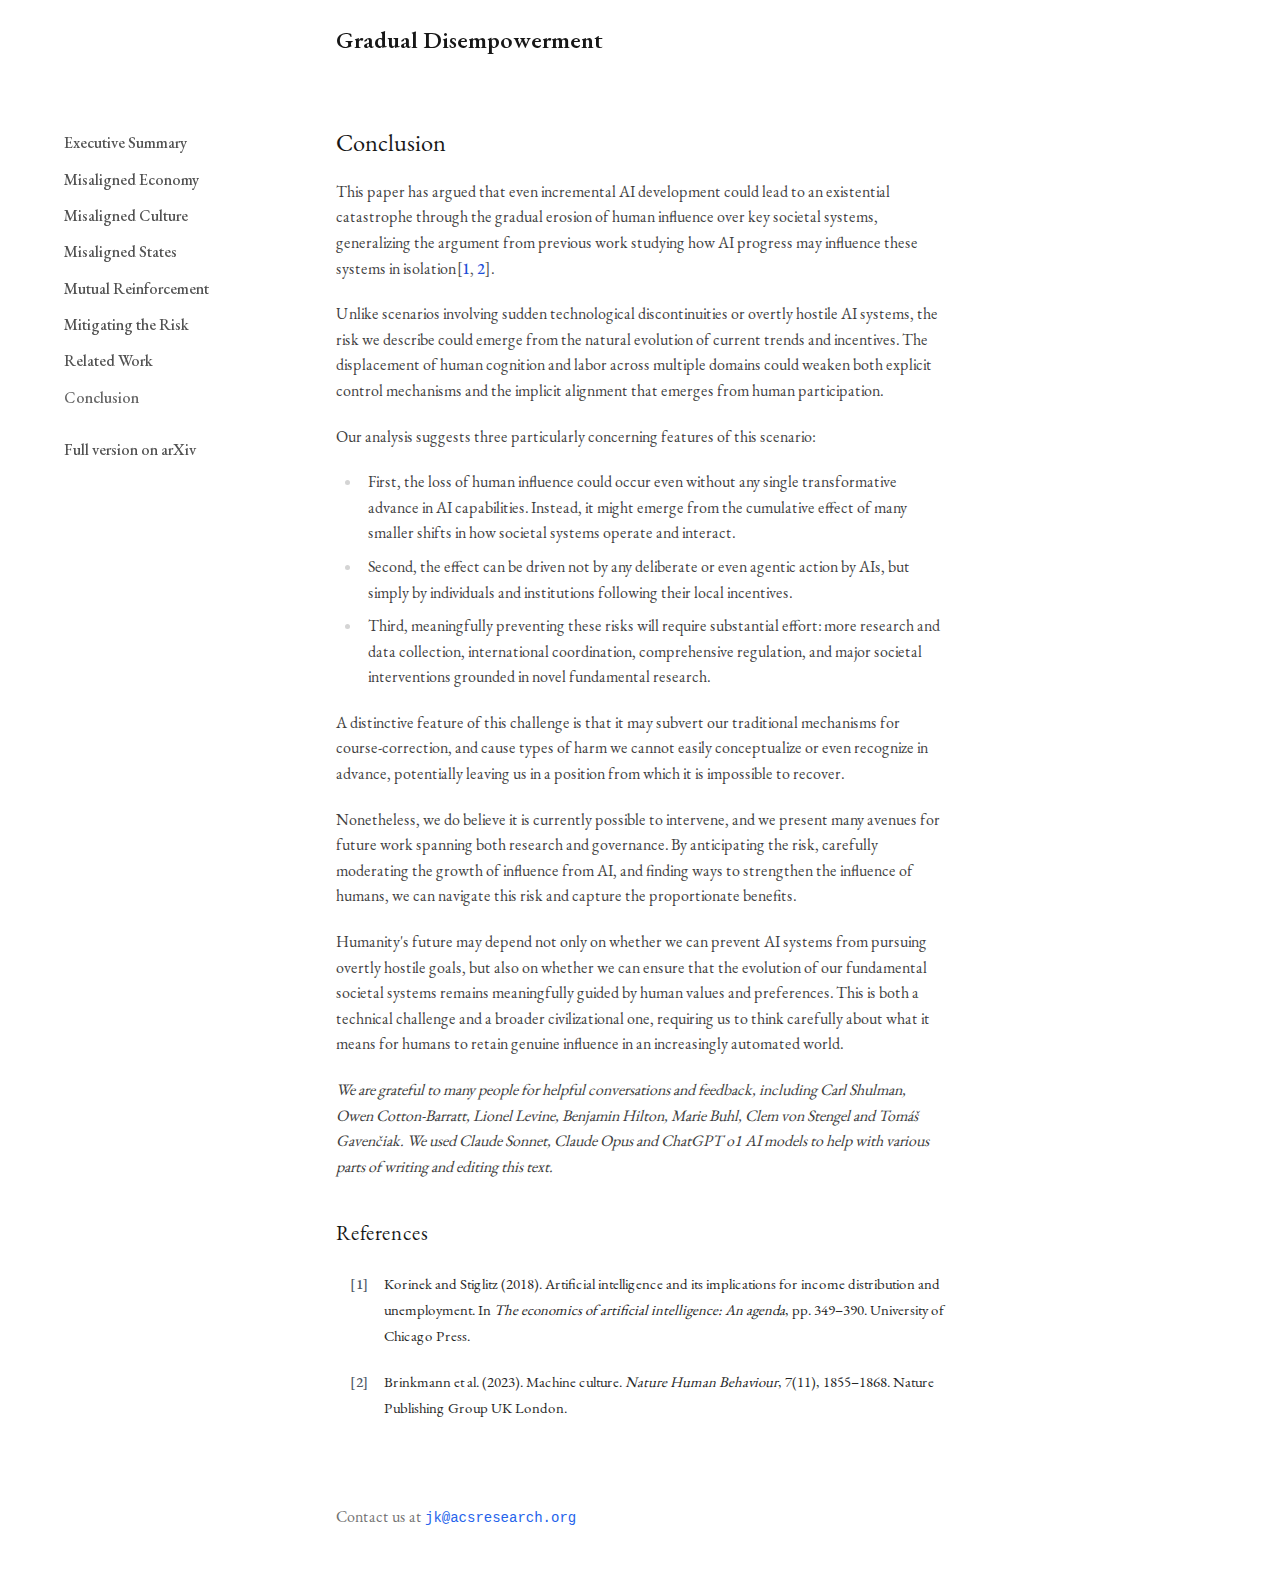
<file: conclusion.html>
<!DOCTYPE html><html lang="en" class="__variable_c29382 __variable_ea5f4b"><head><meta charSet="utf-8"/><meta name="viewport" content="width=device-width, initial-scale=1"/><link rel="preload" href="/_next/static/media/7aa35bcef8fce17b-s.p.woff2" as="font" crossorigin="" type="font/woff2"/><link rel="preload" href="/_next/static/media/93f479601ee12b01-s.p.woff2" as="font" crossorigin="" type="font/woff2"/><link rel="stylesheet" href="/_next/static/css/dc354a3a70f66567.css" data-precedence="next"/><link rel="stylesheet" href="/_next/static/css/5eacd01f773eed7f.css" data-precedence="next"/><link rel="stylesheet" href="/_next/static/css/6c49fad1e1a5b61d.css" data-precedence="next"/><link rel="stylesheet" href="/_next/static/css/a8e2acd60e65244e.css" data-precedence="next"/><link rel="stylesheet" href="/_next/static/css/95d7c9b5cd12e84f.css" data-precedence="next"/><link rel="preload" as="script" fetchPriority="low" href="/_next/static/chunks/webpack-d0f5e84f72a30967.js"/><script src="/_next/static/chunks/629b3d23-c81ed8d42074211a.js" async=""></script><script src="/_next/static/chunks/775-75ac12675d65968a.js" async=""></script><script src="/_next/static/chunks/main-app-89262300084aff2c.js" async=""></script><script src="/_next/static/chunks/422-4720557c5ecf44cf.js" async=""></script><script src="/_next/static/chunks/510-52832c2a97f03dfc.js" async=""></script><script src="/_next/static/chunks/568-5adcd23d4fa53256.js" async=""></script><script src="/_next/static/chunks/app/layout-c1645c14f8a6c591.js" async=""></script><script src="/_next/static/chunks/app/%5B...path%5D/page-7a10978aa7ffca04.js" async=""></script><link rel="preload" href="https://www.googletagmanager.com/gtag/js?id=G-PQLKKM839S" as="script"/><meta name="next-size-adjust" content=""/><title>Gradual Disempowerment</title><meta name="description" content="Gradual Disempowerment"/><link rel="icon" href="/favicon.ico" type="image/x-icon" sizes="64x64"/><script src="/_next/static/chunks/polyfills-42372ed130431b0a.js" noModule=""></script></head><body class="antialiased"><div class="min-h-screen flex flex-col bg-white"><header class="sticky left-0 right-0 top-0 z-50 bg-white/80 backdrop-blur-sm gap-0 transition-all duration-200 py-2"><div class="max-w-[var(--content-width)] mx-auto px-4 py-6 flex h-16 items-center justify-between"><a class="font-semibold text-neutral-900 hover:text-neutral-600 transition-all duration-200 text-2xl" href="/">Gradual Disempowerment</a><button class="lg:hidden p-2 text-neutral-600 hover:text-neutral-900" aria-label="Toggle menu"><svg class="h-6 w-6" fill="none" stroke-linecap="round" stroke-linejoin="round" stroke-width="2" viewBox="0 0 24 24" stroke="currentColor"><path d="M4 6h16M4 12h16M4 18h16"></path></svg></button></div></header><div class="fixed inset-0 z-40 lg:hidden transition-opacity duration-300 opacity-0 pointer-events-none"><div class="top-16 fixed inset-0 bg-neutral-100/80 backdrop-blur-sm shadow-xl"></div><div class="top-16 fixed inset-x-0 bottom-0 bg-white shadow-xl transition-transform duration-300 overflow-y-auto -translate-y-full"><div class="w-full min-h-full" style="margin-left:calc(max((100% - var(--content-width)) / 2 + 1rem, 2rem))"><nav class="Sidebar_sidebar__G7Mzs py-6 text-lg"><ul class="Sidebar_list__I5HfV"><li class="Sidebar_item__IbyhT"><a class="Sidebar_link__NjnkI " href="/">Executive Summary</a><div class="Sidebar_subsections__4JMe7 false"><div class="Sidebar_subsectionWrapper__tUx1X Sidebar_subsectionWrapperHidden__3D_C_"></div></div></li><li class="Sidebar_item__IbyhT"><a class="Sidebar_link__NjnkI " href="/misaligned-economy">Misaligned Economy</a><div class="Sidebar_subsections__4JMe7 false"><div class="Sidebar_subsectionWrapper__tUx1X Sidebar_subsectionWrapperHidden__3D_C_"></div></div></li><li class="Sidebar_item__IbyhT"><a class="Sidebar_link__NjnkI " href="/misaligned-culture">Misaligned Culture</a><div class="Sidebar_subsections__4JMe7 false"><div class="Sidebar_subsectionWrapper__tUx1X Sidebar_subsectionWrapperHidden__3D_C_"></div></div></li><li class="Sidebar_item__IbyhT"><a class="Sidebar_link__NjnkI " href="/misaligned-states">Misaligned States</a><div class="Sidebar_subsections__4JMe7 false"><div class="Sidebar_subsectionWrapper__tUx1X Sidebar_subsectionWrapperHidden__3D_C_"></div></div></li><li class="Sidebar_item__IbyhT"><a class="Sidebar_link__NjnkI " href="/mutual-reinforcement">Mutual Reinforcement</a><div class="Sidebar_subsections__4JMe7 false"><div class="Sidebar_subsectionWrapper__tUx1X Sidebar_subsectionWrapperHidden__3D_C_"></div></div></li><li class="Sidebar_item__IbyhT"><a class="Sidebar_link__NjnkI " href="/mitigating-the-risk">Mitigating the Risk</a><div class="Sidebar_subsections__4JMe7 false"><div class="Sidebar_subsectionWrapper__tUx1X Sidebar_subsectionWrapperHidden__3D_C_"></div></div></li><li class="Sidebar_item__IbyhT"><a class="Sidebar_link__NjnkI " href="/related-work">Related Work</a><div class="Sidebar_subsections__4JMe7 false"><div class="Sidebar_subsectionWrapper__tUx1X Sidebar_subsectionWrapperHidden__3D_C_"></div></div></li><li class="Sidebar_item__IbyhT"><a class="Sidebar_link__NjnkI Sidebar_active__Bfm7L" href="/conclusion">Conclusion</a><div class="Sidebar_subsections__4JMe7 Sidebar_subsectionsVisible__0k2N4"><div class="Sidebar_subsectionWrapper__tUx1X Sidebar_subsectionWrapperVisible__ycLhq"></div></div></li><li class="Sidebar_item__IbyhT"><a href="https://arxiv.org/abs/2501.16946" class="Sidebar_link__NjnkI">Full version on arXiv</a></li></ul></nav></div></div></div><div class="flex-1"><nav class="Sidebar_sidebar__G7Mzs xl:w-60 lg:w-52 hidden lg:block fixed top-16 bottom-0 pt-16 text-base" style="left:var(--sidebar-offset)"><ul class="Sidebar_list__I5HfV"><li class="Sidebar_item__IbyhT"><a class="Sidebar_link__NjnkI " href="/">Executive Summary</a><div class="Sidebar_subsections__4JMe7 false"><div class="Sidebar_subsectionWrapper__tUx1X Sidebar_subsectionWrapperHidden__3D_C_"></div></div></li><li class="Sidebar_item__IbyhT"><a class="Sidebar_link__NjnkI " href="/misaligned-economy">Misaligned Economy</a><div class="Sidebar_subsections__4JMe7 false"><div class="Sidebar_subsectionWrapper__tUx1X Sidebar_subsectionWrapperHidden__3D_C_"></div></div></li><li class="Sidebar_item__IbyhT"><a class="Sidebar_link__NjnkI " href="/misaligned-culture">Misaligned Culture</a><div class="Sidebar_subsections__4JMe7 false"><div class="Sidebar_subsectionWrapper__tUx1X Sidebar_subsectionWrapperHidden__3D_C_"></div></div></li><li class="Sidebar_item__IbyhT"><a class="Sidebar_link__NjnkI " href="/misaligned-states">Misaligned States</a><div class="Sidebar_subsections__4JMe7 false"><div class="Sidebar_subsectionWrapper__tUx1X Sidebar_subsectionWrapperHidden__3D_C_"></div></div></li><li class="Sidebar_item__IbyhT"><a class="Sidebar_link__NjnkI " href="/mutual-reinforcement">Mutual Reinforcement</a><div class="Sidebar_subsections__4JMe7 false"><div class="Sidebar_subsectionWrapper__tUx1X Sidebar_subsectionWrapperHidden__3D_C_"></div></div></li><li class="Sidebar_item__IbyhT"><a class="Sidebar_link__NjnkI " href="/mitigating-the-risk">Mitigating the Risk</a><div class="Sidebar_subsections__4JMe7 false"><div class="Sidebar_subsectionWrapper__tUx1X Sidebar_subsectionWrapperHidden__3D_C_"></div></div></li><li class="Sidebar_item__IbyhT"><a class="Sidebar_link__NjnkI " href="/related-work">Related Work</a><div class="Sidebar_subsections__4JMe7 false"><div class="Sidebar_subsectionWrapper__tUx1X Sidebar_subsectionWrapperHidden__3D_C_"></div></div></li><li class="Sidebar_item__IbyhT"><a class="Sidebar_link__NjnkI Sidebar_active__Bfm7L" href="/conclusion">Conclusion</a><div class="Sidebar_subsections__4JMe7 Sidebar_subsectionsVisible__0k2N4"><div class="Sidebar_subsectionWrapper__tUx1X Sidebar_subsectionWrapperVisible__ycLhq"></div></div></li><li class="Sidebar_item__IbyhT"><a href="https://arxiv.org/abs/2501.16946" class="Sidebar_link__NjnkI">Full version on arXiv</a></li></ul></nav><main class="Page_main__cWiGN max-w-[var(--content-width)] mx-auto px-4 pt-12 pb-8"><article class="Page_article__A_Nud prose prose-neutral max-w-none"><h1>Conclusion</h1>
<p>This paper has argued that even incremental AI development could lead to an existential catastrophe through the gradual erosion of human influence over key societal systems, generalizing the argument from previous work studying how AI progress may influence these systems in isolation <span class="Citations_citation__PSAp5" data-state="closed">[<a href="#ref-korinek2018artificial" class="Citations_citation-link__gHY_g">0</a>, <a href="#ref-brinkmann2023machine" class="Citations_citation-link__gHY_g">0</a>]</span>.</p>
<p>Unlike scenarios involving sudden technological discontinuities or overtly hostile AI systems, the risk we describe could emerge from the natural evolution of current trends and incentives. The displacement of human cognition and labor across multiple domains could weaken both explicit control mechanisms and the implicit alignment that emerges from human participation.</p>
<p>Our analysis suggests three particularly concerning features of this scenario:</p>
<ul>
<li>First, the loss of human influence could occur even without any single transformative advance in AI capabilities. Instead, it might emerge from the cumulative effect of many smaller shifts in how societal systems operate and interact.</li>
<li>Second, the effect can be driven not by any deliberate or even agentic action by AIs, but simply by individuals and institutions following their local incentives.</li>
<li>Third, meaningfully preventing these risks will require substantial effort: more research and data collection, international coordination, comprehensive regulation, and major societal interventions grounded in novel fundamental research.</li>
</ul>
<p>A distinctive feature of this challenge is that it may subvert our traditional mechanisms for course-correction, and cause types of harm we cannot easily conceptualize or even recognize in advance, potentially leaving us in a position from which it is impossible to recover.</p>
<p>Nonetheless, we do believe it is currently possible to intervene, and we present many avenues for future work spanning both research and governance. By anticipating the risk, carefully moderating the growth of influence from AI, and finding ways to strengthen the influence of humans, we can navigate this risk and capture the proportionate benefits.</p>
<p>Humanity&#x27;s future may depend not only on whether we can prevent AI systems from pursuing overtly hostile goals, but also on whether we can ensure that the evolution of our fundamental societal systems remains meaningfully guided by human values and preferences. This is both a technical challenge and a broader civilizational one, requiring us to think carefully about what it means for humans to retain genuine influence in an increasingly automated world.</p>
<i><p>We are grateful to many people for helpful conversations and feedback, including Carl Shulman, Owen Cotton-Barratt,
Lionel Levine, Benjamin Hilton, Marie Buhl, Clem von Stengel and Tomáš Gavenčiak. We used Claude Sonnet, Claude Opus
and ChatGPT o1 AI models to help with various parts of writing and editing this text.</p></i></article></main></div><footer class="mt-4"><div class="max-w-screen-xl mx-auto px-4 sm:px-6 lg:px-8"><div class="pt-4 pb-12" style="margin-left:calc(max((100% - var(--content-width)) / 2 + 1rem, 0rem))"><p class="text-base text-neutral-500">Contact us at<!-- --> <a href="mailto:jk@acsresearch.org" class="hover:text-neutral-700 font-mono text-sm">jk@acsresearch.org</a></p></div></div></footer></div><script src="/_next/static/chunks/webpack-d0f5e84f72a30967.js" async=""></script><script>(self.__next_f=self.__next_f||[]).push([0])</script><script>self.__next_f.push([1,"1:\"$Sreact.fragment\"\n2:\"$Sreact.strict_mode\"\n4:I[3867,[\"422\",\"static/chunks/422-4720557c5ecf44cf.js\",\"510\",\"static/chunks/510-52832c2a97f03dfc.js\",\"568\",\"static/chunks/568-5adcd23d4fa53256.js\",\"177\",\"static/chunks/app/layout-c1645c14f8a6c591.js\"],\"GoogleAnalytics\"]\n5:I[6286,[],\"\"]\n6:I[6852,[],\"\"]\n8:I[1391,[],\"OutletBoundary\"]\na:I[1391,[],\"MetadataBoundary\"]\nc:I[1391,[],\"ViewportBoundary\"]\ne:I[3865,[],\"\"]\n:HL[\"/_next/static/media/7aa35bcef8fce17b-s.p.woff2\",\"font\",{\"crossOrigin\":\"\",\"type\":\"font/woff2\"}]\n:HL[\"/_next/static/media/93f479601ee12b01-s.p.woff2\",\"font\",{\"crossOrigin\":\"\",\"type\":\"font/woff2\"}]\n:HL[\"/_next/static/css/dc354a3a70f66567.css\",\"style\"]\n:HL[\"/_next/static/css/5eacd01f773eed7f.css\",\"style\"]\n:HL[\"/_next/static/css/6c49fad1e1a5b61d.css\",\"style\"]\n:HL[\"/_next/static/css/a8e2acd60e65244e.css\",\"style\"]\n:HL[\"/_next/static/css/95d7c9b5cd12e84f.css\",\"style\"]\n"])</script><script>self.__next_f.push([1,"0:{\"P\":null,\"b\":\"FMwh_f2vnKXr3-Td6h3uP\",\"p\":\"\",\"c\":[\"\",\"conclusion\"],\"i\":false,\"f\":[[[\"\",{\"children\":[[\"path\",\"conclusion\",\"c\"],{\"children\":[\"__PAGE__\",{}]}]},\"$undefined\",\"$undefined\",true],[\"\",[\"$\",\"$1\",\"c\",{\"children\":[[[\"$\",\"link\",\"0\",{\"rel\":\"stylesheet\",\"href\":\"/_next/static/css/dc354a3a70f66567.css\",\"precedence\":\"next\",\"crossOrigin\":\"$undefined\",\"nonce\":\"$undefined\"}],[\"$\",\"link\",\"1\",{\"rel\":\"stylesheet\",\"href\":\"/_next/static/css/5eacd01f773eed7f.css\",\"precedence\":\"next\",\"crossOrigin\":\"$undefined\",\"nonce\":\"$undefined\"}],[\"$\",\"link\",\"2\",{\"rel\":\"stylesheet\",\"href\":\"/_next/static/css/6c49fad1e1a5b61d.css\",\"precedence\":\"next\",\"crossOrigin\":\"$undefined\",\"nonce\":\"$undefined\"}],[\"$\",\"link\",\"3\",{\"rel\":\"stylesheet\",\"href\":\"/_next/static/css/a8e2acd60e65244e.css\",\"precedence\":\"next\",\"crossOrigin\":\"$undefined\",\"nonce\":\"$undefined\"}],[\"$\",\"link\",\"4\",{\"rel\":\"stylesheet\",\"href\":\"/_next/static/css/95d7c9b5cd12e84f.css\",\"precedence\":\"next\",\"crossOrigin\":\"$undefined\",\"nonce\":\"$undefined\"}]],[\"$\",\"html\",null,{\"lang\":\"en\",\"className\":\"__variable_c29382 __variable_ea5f4b\",\"children\":[\"$\",\"$2\",null,{\"children\":[[\"$\",\"body\",null,{\"className\":\"antialiased\",\"children\":\"$L3\"}],[\"$\",\"$L4\",null,{\"gaId\":\"G-PQLKKM839S\"}]]}]}]]}],{\"children\":[[\"path\",\"conclusion\",\"c\"],[\"$\",\"$1\",\"c\",{\"children\":[null,[\"$\",\"$L5\",null,{\"parallelRouterKey\":\"children\",\"segmentPath\":[\"children\",\"$0:f:0:1:2:children:0\",\"children\"],\"error\":\"$undefined\",\"errorStyles\":\"$undefined\",\"errorScripts\":\"$undefined\",\"template\":[\"$\",\"$L6\",null,{}],\"templateStyles\":\"$undefined\",\"templateScripts\":\"$undefined\",\"notFound\":\"$undefined\",\"forbidden\":\"$undefined\",\"unauthorized\":\"$undefined\"}]]}],{\"children\":[\"__PAGE__\",[\"$\",\"$1\",\"c\",{\"children\":[\"$L7\",null,[\"$\",\"$L8\",null,{\"children\":\"$L9\"}]]}],{},null,false]},null,false]},null,false],[\"$\",\"$1\",\"h\",{\"children\":[null,[\"$\",\"$1\",\"spYCiVFlPPzM3PZTJoUil\",{\"children\":[[\"$\",\"$La\",null,{\"children\":\"$Lb\"}],[\"$\",\"$Lc\",null,{\"children\":\"$Ld\"}],[\"$\",\"meta\",null,{\"name\":\"next-size-adjust\",\"content\":\"\"}]]}]]}],false]],\"m\":\"$undefined\",\"G\":[\"$e\",\"$undefined\"],\"s\":false,\"S\":true}\n"])</script><script>self.__next_f.push([1,"f:I[6119,[\"422\",\"static/chunks/422-4720557c5ecf44cf.js\",\"568\",\"static/chunks/568-5adcd23d4fa53256.js\",\"180\",\"static/chunks/app/%5B...path%5D/page-7a10978aa7ffca04.js\"],\"default\"]\n10:I[2950,[\"422\",\"static/chunks/422-4720557c5ecf44cf.js\",\"568\",\"static/chunks/568-5adcd23d4fa53256.js\",\"180\",\"static/chunks/app/%5B...path%5D/page-7a10978aa7ffca04.js\"],\"default\"]\n"])</script><script>self.__next_f.push([1,"3:[\"$\",\"div\",null,{\"className\":\"min-h-screen flex flex-col bg-white\",\"children\":[[\"$\",\"$Lf\",null,{}],[\"$\",\"div\",null,{\"className\":\"flex-1\",\"children\":[[\"$\",\"$L10\",null,{\"className\":\"xl:w-60 lg:w-52 hidden lg:block fixed top-16 bottom-0 pt-16 text-base\",\"style\":{\"left\":\"var(--sidebar-offset)\"}}],[\"$\",\"main\",null,{\"className\":\"Page_main__cWiGN max-w-[var(--content-width)] mx-auto px-4 pt-12 pb-8\",\"children\":[\"$\",\"$L5\",null,{\"parallelRouterKey\":\"children\",\"segmentPath\":[\"children\"],\"error\":\"$undefined\",\"errorStyles\":\"$undefined\",\"errorScripts\":\"$undefined\",\"template\":[\"$\",\"$L6\",null,{}],\"templateStyles\":\"$undefined\",\"templateScripts\":\"$undefined\",\"notFound\":[[],[[\"$\",\"title\",null,{\"children\":\"404: This page could not be found.\"}],[\"$\",\"div\",null,{\"style\":{\"fontFamily\":\"system-ui,\\\"Segoe UI\\\",Roboto,Helvetica,Arial,sans-serif,\\\"Apple Color Emoji\\\",\\\"Segoe UI Emoji\\\"\",\"height\":\"100vh\",\"textAlign\":\"center\",\"display\":\"flex\",\"flexDirection\":\"column\",\"alignItems\":\"center\",\"justifyContent\":\"center\"},\"children\":[\"$\",\"div\",null,{\"children\":[[\"$\",\"style\",null,{\"dangerouslySetInnerHTML\":{\"__html\":\"body{color:#000;background:#fff;margin:0}.next-error-h1{border-right:1px solid rgba(0,0,0,.3)}@media (prefers-color-scheme:dark){body{color:#fff;background:#000}.next-error-h1{border-right:1px solid rgba(255,255,255,.3)}}\"}}],[\"$\",\"h1\",null,{\"className\":\"next-error-h1\",\"style\":{\"display\":\"inline-block\",\"margin\":\"0 20px 0 0\",\"padding\":\"0 23px 0 0\",\"fontSize\":24,\"fontWeight\":500,\"verticalAlign\":\"top\",\"lineHeight\":\"49px\"},\"children\":404}],[\"$\",\"div\",null,{\"style\":{\"display\":\"inline-block\"},\"children\":[\"$\",\"h2\",null,{\"style\":{\"fontSize\":14,\"fontWeight\":400,\"lineHeight\":\"49px\",\"margin\":0},\"children\":\"This page could not be found.\"}]}]]}]}]]],\"forbidden\":\"$undefined\",\"unauthorized\":\"$undefined\"}]}]]}],[\"$\",\"footer\",null,{\"className\":\"mt-4\",\"children\":[\"$\",\"div\",null,{\"className\":\"max-w-screen-xl mx-auto px-4 sm:px-6 lg:px-8\",\"children\":[\"$\",\"div\",null,{\"className\":\"pt-4 pb-12\",\"style\":{\"marginLeft\":\"calc(max((100% - var(--content-width)) / 2 + 1rem, 0rem))\"},\"children\":[\"$\",\"p\",null,{\"className\":\"text-base text-neutral-500\",\"children\":[\"Contact us at\",\" \",[\"$\",\"a\",null,{\"href\":\"mailto:jk@acsresearch.org\",\"className\":\"hover:text-neutral-700 font-mono text-sm\",\"children\":\"jk@acsresearch.org\"}]]}]}]}]}]]}]\n"])</script><script>self.__next_f.push([1,"11:I[7838,[\"422\",\"static/chunks/422-4720557c5ecf44cf.js\",\"568\",\"static/chunks/568-5adcd23d4fa53256.js\",\"180\",\"static/chunks/app/%5B...path%5D/page-7a10978aa7ffca04.js\"],\"CitationsProvider\"]\n12:I[8539,[\"422\",\"static/chunks/422-4720557c5ecf44cf.js\",\"568\",\"static/chunks/568-5adcd23d4fa53256.js\",\"180\",\"static/chunks/app/%5B...path%5D/page-7a10978aa7ffca04.js\"],\"FootnotesProvider\"]\n13:I[7838,[\"422\",\"static/chunks/422-4720557c5ecf44cf.js\",\"568\",\"static/chunks/568-5adcd23d4fa53256.js\",\"180\",\"static/chunks/app/%5B...path%5D/page-7a10978aa7ffca04.js\"],\"Cite\"]\n14:I[8539,[\"422\",\"static/chunks/422-4720557c5ecf44cf.js\",\"568\",\"static/chunks/568-5adcd23d4fa53256.js\",\"180\",\"static/chunks/app/%5B...path%5D/page-7a10978aa7ffca04.js\"],\"Footnotes\"]\n15:I[7838,[\"422\",\"static/chunks/422-4720557c5ecf44cf.js\",\"568\",\"static/chunks/568-5adcd23d4fa53256.js\",\"180\",\"static/chunks/app/%5B...path%5D/page-7a10978aa7ffca04.js\"],\"References\"]\n"])</script><script>self.__next_f.push([1,"7:[\"$\",\"$L11\",null,{\"data\":{\"beren_capital_ownership_2025\":{\"author\":\"Beren Millidge\",\"title\":\"Capital Ownership Will Not Prevent Human Disempowerment\",\"year\":\"2025\",\"journal\":\"$undefined\",\"publisher\":\"$undefined\",\"url\":\"https://www.lesswrong.com/posts/bmmFLoBAWGnuhnqq5/capital-ownership-will-not-prevent-human-disempowerment\",\"organization\":\"$undefined\",\"booktitle\":\"$undefined\",\"volume\":\"$undefined\",\"number\":\"$undefined\",\"pages\":\"$undefined\",\"note\":\"Accessed: 2025-01-23\",\"month\":\"$undefined\",\"day\":\"$undefined\",\"urldate\":\"$undefined\",\"howpublished\":\"$undefined\",\"address\":\"$undefined\"},\"arches\":{\"author\":\"Andrew Critch and David Krueger\",\"title\":\"AI Research Considerations for Human Existential Safety (ARCHES)\",\"year\":\"2020\",\"journal\":\"$undefined\",\"publisher\":\"$undefined\",\"url\":\"https://arxiv.org/abs/2006.04948\",\"organization\":\"$undefined\",\"booktitle\":\"$undefined\",\"volume\":\"$undefined\",\"number\":\"$undefined\",\"pages\":\"$undefined\",\"note\":\"$undefined\",\"month\":\"$undefined\",\"day\":\"$undefined\",\"urldate\":\"$undefined\",\"howpublished\":\"$undefined\",\"address\":\"$undefined\"},\"leggett2021feeding\":{\"author\":\"Leggett, Dominic\",\"title\":\"Feeding the Beast: Superintelligence, Corporate Capitalism and the End of Humanity\",\"year\":\"2021\",\"journal\":\"$undefined\",\"publisher\":\"$undefined\",\"url\":\"$undefined\",\"organization\":\"$undefined\",\"booktitle\":\"Proceedings of the 2021 AAAI/ACM Conference on AI, Ethics, and Society\",\"volume\":\"$undefined\",\"number\":\"$undefined\",\"pages\":\"727–735\",\"note\":\"$undefined\",\"month\":\"$undefined\",\"day\":\"$undefined\",\"urldate\":\"$undefined\",\"howpublished\":\"$undefined\",\"address\":\"$undefined\"},\"hendrycks2023natural\":{\"author\":\"Hendrycks, Dan\",\"title\":\"Natural Selection Favors AIs over Humans\",\"year\":\"2023\",\"journal\":\"arXiv preprint arXiv:2303.16200\",\"publisher\":\"$undefined\",\"url\":\"https://arxiv.org/abs/2303.16200\",\"organization\":\"$undefined\",\"booktitle\":\"$undefined\",\"volume\":\"$undefined\",\"number\":\"$undefined\",\"pages\":\"$undefined\",\"note\":\"$undefined\",\"month\":\"$undefined\",\"day\":\"$undefined\",\"urldate\":\"$undefined\",\"howpublished\":\"$undefined\",\"address\":\"$undefined\"},\"hanson_fix_cultural_drift\":{\"author\":\"Robin Hanson\",\"title\":\"How to Fix Cultural Drift\",\"year\":\"2023\",\"journal\":\"$undefined\",\"publisher\":\"$undefined\",\"url\":\"https://www.overcomingbias.com/p/how-fix-cultural-drift\",\"organization\":\"$undefined\",\"booktitle\":\"$undefined\",\"volume\":\"$undefined\",\"number\":\"$undefined\",\"pages\":\"$undefined\",\"note\":\"Accessed: 2025-01-20\",\"month\":\"$undefined\",\"day\":\"$undefined\",\"urldate\":\"$undefined\",\"howpublished\":\"$undefined\",\"address\":\"$undefined\"},\"hanson_beware_cultural_drift\":{\"author\":\"Robin Hanson\",\"title\":\"Beware Cultural Drift\",\"year\":\"2024\",\"journal\":\"Quillette\",\"publisher\":\"$undefined\",\"url\":\"https://quillette.com/2024/04/11/beware-cultural-drift/\",\"organization\":\"$undefined\",\"booktitle\":\"$undefined\",\"volume\":\"$undefined\",\"number\":\"$undefined\",\"pages\":\"$undefined\",\"note\":\"Accessed: 2025-01-20\",\"month\":\"April\",\"day\":\"11\",\"urldate\":\"$undefined\",\"howpublished\":\"$undefined\",\"address\":\"$undefined\"},\"dafoe2015technological\":{\"author\":\"Dafoe, Allan\",\"title\":\"On Technological Determinism: A Typology, Scope Conditions, and a Mechanism\",\"year\":\"2015\",\"journal\":\"Science, Technology, \u0026 Human Values\",\"publisher\":\"Sage Publications, Inc.\",\"url\":\"https://journals.sagepub.com/doi/10.1177/0162243915579283\",\"organization\":\"$undefined\",\"booktitle\":\"$undefined\",\"volume\":\"40\",\"number\":\"6\",\"pages\":\"1047–1076\",\"note\":\"$undefined\",\"month\":\"November\",\"day\":\"$undefined\",\"urldate\":\"$undefined\",\"howpublished\":\"$undefined\",\"address\":\"$undefined\"},\"critch2024motivation\":{\"author\":\"Critch, Andrew\",\"title\":\"My Motivation and Theory of Change for Working in AI Healthtech\",\"year\":\"2024\",\"journal\":\"$undefined\",\"publisher\":\"$undefined\",\"url\":\"$undefined\",\"organization\":\"$undefined\",\"booktitle\":\"$undefined\",\"volume\":\"$undefined\",\"number\":\"$undefined\",\"pages\":\"$undefined\",\"note\":\"Accessed: 2025-01-18\",\"month\":\"October\",\"day\":\"$undefined\",\"urldate\":\"$undefined\",\"howpublished\":\"{https://www.lesswrong.com/posts/Kobbt3nQgv3yn29pr/my-motivation-and-theory-of-change-for-working-in-ai\",\"address\":\"$undefined\"},\"macinnes2024anarchy\":{\"author\":\"MacInnes, Morgan and others\",\"title\":\"Anarchy as Architect: Competitive Pressure, Technology, and the Internal Structure of States\",\"year\":\"2024\",\"journal\":\"International Studies Quarterly\",\"publisher\":\"$undefined\",\"url\":\"https://academic.oup.com/isq/article/68/4/sqae111/7757999\",\"organization\":\"$undefined\",\"booktitle\":\"$undefined\",\"volume\":\"68\",\"number\":\"4\",\"pages\":\"$undefined\",\"note\":\"$undefined\",\"month\":\"December\",\"day\":\"$undefined\",\"urldate\":\"$undefined\",\"howpublished\":\"$undefined\",\"address\":\"$undefined\"},\"egan2017discrete\":{\"author\":\"Egan, Greg\",\"title\":\"The Discrete Charm of the Turing Machine\",\"year\":\"2017\",\"journal\":\"Asimov’s Science Fiction\",\"publisher\":\"$undefined\",\"url\":\"https://www.asimovs.com\",\"organization\":\"$undefined\",\"booktitle\":\"$undefined\",\"volume\":\"$undefined\",\"number\":\"$undefined\",\"pages\":\"16–36\",\"note\":\"$undefined\",\"month\":\"November\",\"day\":\"$undefined\",\"urldate\":\"$undefined\",\"howpublished\":\"$undefined\",\"address\":\"$undefined\"},\"laine2024capital\":{\"author\":\"Laine, Rudolf\",\"title\":\"By default, capital will matter more than ever after {AGI\",\"year\":\"2024\",\"journal\":\"$undefined\",\"publisher\":\"$undefined\",\"url\":\"https://www.lesswrong.com/posts/KFFaKu27FNugCHFmh/by-default-capital-will-matter-more-than-ever-after-agi\",\"organization\":\"LessWrong\",\"booktitle\":\"$undefined\",\"volume\":\"$undefined\",\"number\":\"$undefined\",\"pages\":\"$undefined\",\"note\":\"Linkpost from nosetgauge.substack.com\",\"month\":\"December\",\"day\":\"28\",\"urldate\":\"2025-01-13\",\"howpublished\":\"$undefined\",\"address\":\"$undefined\"},\"christiano2019failure\":{\"author\":\"Christiano, Paul F\",\"title\":\"What failure looks like\",\"year\":\"2019\",\"journal\":\"$undefined\",\"publisher\":\"$undefined\",\"url\":\"https://www.lesswrong.com/posts/HBxe6wdjxK239zajf/what-failure-looks-like\",\"organization\":\"LessWrong\",\"booktitle\":\"$undefined\",\"volume\":\"$undefined\",\"number\":\"$undefined\",\"pages\":\"$undefined\",\"note\":\"$undefined\",\"month\":\"March\",\"day\":\"17\",\"urldate\":\"2025-01-13\",\"howpublished\":\"$undefined\",\"address\":\"$undefined\"},\"bengio2024international\":{\"author\":\"Bengio, Yoshua and Mindermann, S{o}ren and Privitera, Daniel and Besiroglu, Tamay and Bommasani, Rishi and Casper, Stephen and Choi, Yejin and Goldfarb, Danielle and Heidari, Hoda and Khalatbari, Leila and others\",\"title\":\"International Scientific Report on the Safety of Advanced AI (Interim Report)\",\"year\":\"2024\",\"journal\":\"arXiv preprint arXiv:2412.05282\",\"publisher\":\"$undefined\",\"url\":\"$undefined\",\"organization\":\"$undefined\",\"booktitle\":\"$undefined\",\"volume\":\"$undefined\",\"number\":\"$undefined\",\"pages\":\"$undefined\",\"note\":\"$undefined\",\"month\":\"$undefined\",\"day\":\"$undefined\",\"urldate\":\"$undefined\",\"howpublished\":\"$undefined\",\"address\":\"$undefined\"},\"bengio2023managing\":{\"author\":\"Bengio, Yoshua and Yao, Andrew and Song, Dawn and Abbeel, Pieter and Harari, Yuval Noah and Zhang, Ya-Qin and Xue, Lan and Shalev-Shwartz, Shai and Hadfield, Gillian and others\",\"title\":\"Managing AI risks in an era of rapid progress\",\"year\":\"2023\",\"journal\":\"arXiv preprint arXiv:2310.17688\",\"publisher\":\"$undefined\",\"url\":\"$undefined\",\"organization\":\"$undefined\",\"booktitle\":\"$undefined\",\"volume\":\"$undefined\",\"number\":\"$undefined\",\"pages\":\"18\",\"note\":\"$undefined\",\"month\":\"$undefined\",\"day\":\"$undefined\",\"urldate\":\"$undefined\",\"howpublished\":\"$undefined\",\"address\":\"$undefined\"},\"bostrom2014superintelligence\":{\"author\":\"Bostrom, Nick\",\"title\":\"Superintelligence: Paths, Dangers, Strategies\",\"year\":\"2014\",\"journal\":\"$undefined\",\"publisher\":\"Oxford University Press\",\"url\":\"$undefined\",\"organization\":\"$undefined\",\"booktitle\":\"$undefined\",\"volume\":\"$undefined\",\"number\":\"$undefined\",\"pages\":\"$undefined\",\"note\":\"$undefined\",\"month\":\"$undefined\",\"day\":\"$undefined\",\"urldate\":\"$undefined\",\"howpublished\":\"$undefined\",\"address\":\"$undefined\"},\"porter2024ai\":{\"author\":\"Porter, Brian and Machery, Edouard\",\"title\":\"AI-generated poetry is indistinguishable from human-written poetry and is rated more favorably\",\"year\":\"2024\",\"journal\":\"Scientific Reports\",\"publisher\":\"Nature Publishing Group UK London\",\"url\":\"$undefined\",\"organization\":\"$undefined\",\"booktitle\":\"$undefined\",\"volume\":\"14\",\"number\":\"1\",\"pages\":\"26133\",\"note\":\"$undefined\",\"month\":\"$undefined\",\"day\":\"$undefined\",\"urldate\":\"$undefined\",\"howpublished\":\"$undefined\",\"address\":\"$undefined\"},\"kaldor1961capital\":{\"author\":\"Kaldor, Nicholas\",\"title\":\"Capital accumulation and economic growth\",\"year\":\"1961\",\"journal\":\"$undefined\",\"publisher\":\"$undefined\",\"url\":\"$undefined\",\"organization\":\"Springer\",\"booktitle\":\"The Theory of capital: proceedings of a conference held by the International Economic Association\",\"volume\":\"$undefined\",\"number\":\"$undefined\",\"pages\":\"177–222\",\"note\":\"$undefined\",\"month\":\"$undefined\",\"day\":\"$undefined\",\"urldate\":\"$undefined\",\"howpublished\":\"$undefined\",\"address\":\"$undefined\"},\"korinek2018artificial\":{\"author\":\"Korinek, Anton and Stiglitz, Joseph E\",\"title\":\"Artificial intelligence and its implications for income distribution and unemployment\",\"year\":\"2018\",\"journal\":\"$undefined\",\"publisher\":\"University of Chicago Press\",\"url\":\"$undefined\",\"organization\":\"$undefined\",\"booktitle\":\"The economics of artificial intelligence: An agenda\",\"volume\":\"$undefined\",\"number\":\"$undefined\",\"pages\":\"349–390\",\"note\":\"$undefined\",\"month\":\"$undefined\",\"day\":\"$undefined\",\"urldate\":\"$undefined\",\"howpublished\":\"$undefined\",\"address\":\"$undefined\"},\"university2024labourshare\":{\"author\":\"University of Groningen} and {University of California, Davis\",\"title\":\"Share of Labour Compensation in GDP at Current National Prices for United States\",\"year\":\"2024\",\"journal\":\"$undefined\",\"publisher\":\"$undefined\",\"url\":\"https://fred.stlouisfed.org/series/LABSHPUSA156NRUG\",\"organization\":\"$undefined\",\"booktitle\":\"$undefined\",\"volume\":\"$undefined\",\"number\":\"$undefined\",\"pages\":\"$undefined\",\"note\":\"Accessed: December 16, 2024\",\"month\":\"$undefined\",\"day\":\"$undefined\",\"urldate\":\"$undefined\",\"howpublished\":\"Retrieved from {FRED}, Federal Reserve Bank of St. Louis\",\"address\":\"$undefined\"},\"feenstra2015pwt\":{\"author\":\"Feenstra, Robert C. and Inklaar, Robert and Timmer, Marcel P.\",\"title\":\"The Next Generation of the Penn World Table\",\"year\":\"2015\",\"journal\":\"American Economic Review\",\"publisher\":\"$undefined\",\"url\":\"https://www.ggdc.net/pwt\",\"organization\":\"$undefined\",\"booktitle\":\"$undefined\",\"volume\":\"105\",\"number\":\"10\",\"pages\":\"3150–3182\",\"note\":\"$undefined\",\"month\":\"$undefined\",\"day\":\"$undefined\",\"urldate\":\"$undefined\",\"howpublished\":\"$undefined\",\"address\":\"$undefined\"},\"fred_pce_gdp_share\":{\"author\":\"Federal Reserve Bank of St. Louis\",\"title\":\"Shares of Gross Domestic Product: Personal Consumption Expenditures\",\"year\":\"2024\",\"journal\":\"$undefined\",\"publisher\":\"$undefined\",\"url\":\"https://fred.stlouisfed.org/series/DPCERE1Q156NBEA\",\"organization\":\"$undefined\",\"booktitle\":\"$undefined\",\"volume\":\"$undefined\",\"number\":\"$undefined\",\"pages\":\"$undefined\",\"note\":\"Accessed: December 16, 2024\",\"month\":\"$undefined\",\"day\":\"$undefined\",\"urldate\":\"$undefined\",\"howpublished\":\"$undefined\",\"address\":\"$undefined\"},\"manheim2018categorizing\":{\"author\":\"David Manheim and Scott Garrabrant\",\"title\":\"Categorizing variants of Goodhart's Law\",\"year\":\"2018\",\"journal\":\"arXiv preprint arXiv:1803.04585\",\"publisher\":\"$undefined\",\"url\":\"https://arxiv.org/abs/1803.04585\",\"organization\":\"$undefined\",\"booktitle\":\"$undefined\",\"volume\":\"$undefined\",\"number\":\"$undefined\",\"pages\":\"$undefined\",\"note\":\"$undefined\",\"month\":\"$undefined\",\"day\":\"$undefined\",\"urldate\":\"$undefined\",\"howpublished\":\"$undefined\",\"address\":\"$undefined\"},\"slattery2024ai\":{\"author\":\"Peter Slattery and Alexander K. Saeri and Emily A. C. Grundy and Jess Graham and Michael Noetel and Risto Uuk and James Dao and Soroush Pour and Stephen Casper and Neil Thompson\",\"title\":\"The AI Risk Repository: A Comprehensive Meta-Review, Database, and Taxonomy of Risks From Artificial Intelligence\",\"year\":\"2024\",\"journal\":\"arXiv preprint arXiv:2408.12622\",\"publisher\":\"$undefined\",\"url\":\"https://arxiv.org/abs/2408.12622\",\"organization\":\"$undefined\",\"booktitle\":\"$undefined\",\"volume\":\"$undefined\",\"number\":\"$undefined\",\"pages\":\"$undefined\",\"note\":\"$undefined\",\"month\":\"$undefined\",\"day\":\"$undefined\",\"urldate\":\"$undefined\",\"howpublished\":\"$undefined\",\"address\":\"$undefined\"},\"carlsmith2023scheming\":{\"author\":\"Joe Carlsmith\",\"title\":\"Scheming AIs: Will AIs fake alignment during training in order to get power?\",\"year\":\"2023\",\"journal\":\"arXiv preprint arXiv:2311.08379\",\"publisher\":\"$undefined\",\"url\":\"https://arxiv.org/abs/2311.08379\",\"organization\":\"$undefined\",\"booktitle\":\"$undefined\",\"volume\":\"$undefined\",\"number\":\"$undefined\",\"pages\":\"$undefined\",\"note\":\"$undefined\",\"month\":\"$undefined\",\"day\":\"$undefined\",\"urldate\":\"$undefined\",\"howpublished\":\"$undefined\",\"address\":\"$undefined\"},\"ngo2022alignment\":{\"author\":\"Richard Ngo and Lawrence Chan and Sören Mindermann\",\"title\":\"The Alignment Problem from a Deep Learning Perspective\",\"year\":\"2022\",\"journal\":\"arXiv preprint arXiv:2209.00626\",\"publisher\":\"$undefined\",\"url\":\"https://arxiv.org/abs/2209.00626\",\"organization\":\"$undefined\",\"booktitle\":\"$undefined\",\"volume\":\"$undefined\",\"number\":\"$undefined\",\"pages\":\"$undefined\",\"note\":\"$undefined\",\"month\":\"$undefined\",\"day\":\"$undefined\",\"urldate\":\"$undefined\",\"howpublished\":\"$undefined\",\"address\":\"$undefined\"},\"buhl2024safety\":{\"author\":\"Marie Davidsen Buhl and Gaurav Sett and Leonie Koessler and Jonas Schuett and Markus Anderljung\",\"title\":\"Safety Cases for Frontier AI\",\"year\":\"2024\",\"journal\":\"arXiv preprint arXiv:2410.21572\",\"publisher\":\"$undefined\",\"url\":\"https://arxiv.org/abs/2410.21572\",\"organization\":\"$undefined\",\"booktitle\":\"$undefined\",\"volume\":\"$undefined\",\"number\":\"$undefined\",\"pages\":\"$undefined\",\"note\":\"$undefined\",\"month\":\"$undefined\",\"day\":\"$undefined\",\"urldate\":\"$undefined\",\"howpublished\":\"$undefined\",\"address\":\"$undefined\"},\"shevlane2023model\":{\"author\":\"Shevlane, Toby and Farquhar, Sebastian and Garfinkel, Ben and Phuong, Mary and Whittlestone, Jess and Leung, Jade and Kokotajlo, Daniel and Marchal, Nahema and Anderljung, Markus and Kolt, Noam and Ho, Lewis and Siddarth, Divya and Avin, Shahar and Hawkins, Will and Kim, Been and Gabriel, Iason and Bolina, Vijay and Clark, Jack and Bengio, Yoshua and Christiano, Paul and Dafoe, Allan\",\"title\":\"Model Evaluation for Extreme Risks\",\"year\":\"2023\",\"journal\":\"arXiv preprint arXiv:2305.15324\",\"publisher\":\"$undefined\",\"url\":\"https://arxiv.org/abs/2305.15324\",\"organization\":\"$undefined\",\"booktitle\":\"$undefined\",\"volume\":\"$undefined\",\"number\":\"$undefined\",\"pages\":\"$undefined\",\"note\":\"$undefined\",\"month\":\"$undefined\",\"day\":\"$undefined\",\"urldate\":\"$undefined\",\"howpublished\":\"$undefined\",\"address\":\"$undefined\"},\"hayek1945use\":{\"author\":\"Hayek, Friedrich A.\",\"title\":\"The Use of Knowledge in Society\",\"year\":\"1945\",\"journal\":\"American Economic Review\",\"publisher\":\"$undefined\",\"url\":\"https://www.jstor.org/stable/1809376\",\"organization\":\"$undefined\",\"booktitle\":\"$undefined\",\"volume\":\"35\",\"number\":\"4\",\"pages\":\"519–530\",\"note\":\"$undefined\",\"month\":\"$undefined\",\"day\":\"$undefined\",\"urldate\":\"$undefined\",\"howpublished\":\"$undefined\",\"address\":\"$undefined\"},\"coase1960problem\":{\"author\":\"Coase, Ronald H.\",\"title\":\"The Problem of Social Cost\",\"year\":\"1960\",\"journal\":\"Journal of Law and Economics\",\"publisher\":\"$undefined\",\"url\":\"https://www.jstor.org/stable/724810\",\"organization\":\"$undefined\",\"booktitle\":\"$undefined\",\"volume\":\"3\",\"number\":\"$undefined\",\"pages\":\"1–44\",\"note\":\"$undefined\",\"month\":\"$undefined\",\"day\":\"$undefined\",\"urldate\":\"$undefined\",\"howpublished\":\"$undefined\",\"address\":\"$undefined\"},\"stiglitz2002information\":{\"author\":\"Stiglitz, Joseph E.\",\"title\":\"Information and the Change in the Paradigm in Economics\",\"year\":\"2002\",\"journal\":\"American Economic Review\",\"publisher\":\"$undefined\",\"url\":\"https://www.aeaweb.org/articles?id=10.1257/00028280260136363\",\"organization\":\"$undefined\",\"booktitle\":\"$undefined\",\"volume\":\"92\",\"number\":\"3\",\"pages\":\"460–501\",\"note\":\"$undefined\",\"month\":\"$undefined\",\"day\":\"$undefined\",\"urldate\":\"$undefined\",\"howpublished\":\"$undefined\",\"address\":\"$undefined\"},\"hunkenschroer2022ethics\":{\"author\":\"Hunkenschroer, Anne Lisa and Luetge, Christoph\",\"title\":\"Ethics of AI-Enabled Recruiting and Selection: A Review and Research Agenda\",\"year\":\"2022\",\"journal\":\"Journal of Business Ethics\",\"publisher\":\"$undefined\",\"url\":\"https://doi.org/10.1007/s10551-022-05049-6\",\"organization\":\"$undefined\",\"booktitle\":\"$undefined\",\"volume\":\"178\",\"number\":\"$undefined\",\"pages\":\"977–1007\",\"note\":\"$undefined\",\"month\":\"$undefined\",\"day\":\"$undefined\",\"urldate\":\"$undefined\",\"howpublished\":\"$undefined\",\"address\":\"$undefined\"},\"devinney2010myth\":{\"author\":\"Devinney, Timothy Michael and Auger, Pat and Eckhardt, Giana M\",\"title\":\"The myth of the ethical consumer\",\"year\":\"2010\",\"journal\":\"$undefined\",\"publisher\":\"Cambridge University Press\",\"url\":\"$undefined\",\"organization\":\"$undefined\",\"booktitle\":\"$undefined\",\"volume\":\"$undefined\",\"number\":\"$undefined\",\"pages\":\"$undefined\",\"note\":\"$undefined\",\"month\":\"$undefined\",\"day\":\"$undefined\",\"urldate\":\"$undefined\",\"howpublished\":\"$undefined\",\"address\":\"$undefined\"},\"boyd2013cultural\":{\"author\":\"Boyd, Robert and Richerson, Peter J. and Henrich, Joseph and Lupp, Joseph\",\"title\":\"The Cultural Evolution of Technology: Facts and Theories\",\"year\":\"2013\",\"journal\":\"$undefined\",\"publisher\":\"MIT Press\",\"url\":\"https://henrich.fas.harvard.edu/publications/cultural-evolution-technology\",\"organization\":\"$undefined\",\"booktitle\":\"Cultural Evolution: Society, Language, and Religion\",\"volume\":\"12\",\"number\":\"$undefined\",\"pages\":\"119–142\",\"note\":\"$undefined\",\"month\":\"$undefined\",\"day\":\"$undefined\",\"urldate\":\"$undefined\",\"howpublished\":\"$undefined\",\"address\":\"Cambridge, MA\"},\"schissler2023facebook\":{\"author\":\"Schissler, Matt\",\"title\":\"Facebook and Genocide: On the Importance of New Evidence for Meta’s Contributions to Violence Against Rohingya in Myanmar\",\"year\":\"2023\",\"journal\":\"$undefined\",\"publisher\":\"$undefined\",\"url\":\"https://macmillan.yale.edu/gsp/publications/facebook-and-genocide-importance-new-evidence-metas-contributions-violence-against\",\"organization\":\"$undefined\",\"booktitle\":\"$undefined\",\"volume\":\"$undefined\",\"number\":\"$undefined\",\"pages\":\"$undefined\",\"note\":\"$undefined\",\"month\":\"$undefined\",\"day\":\"$undefined\",\"urldate\":\"$undefined\",\"howpublished\":\"$undefined\",\"address\":\"$undefined\"},\"tilly1990coercion\":{\"author\":\"Tilly, Charles\",\"title\":\"Coercion, Capital, and European States, AD 990-1990\",\"year\":\"1990\",\"journal\":\"$undefined\",\"publisher\":\"Basil Blackwell\",\"url\":\"$undefined\",\"organization\":\"$undefined\",\"booktitle\":\"$undefined\",\"volume\":\"$undefined\",\"number\":\"$undefined\",\"pages\":\"$undefined\",\"note\":\"$undefined\",\"month\":\"$undefined\",\"day\":\"$undefined\",\"urldate\":\"$undefined\",\"howpublished\":\"$undefined\",\"address\":\"Oxford, UK\"},\"beblawi1987rentier\":{\"author\":\"Beblawi, Hazem and Luciani, Giacomo\",\"title\":\"The Rentier State in the Arab World\",\"year\":\"1987\",\"journal\":\"$undefined\",\"publisher\":\"Croom Helm\",\"url\":\"$undefined\",\"organization\":\"$undefined\",\"booktitle\":\"$undefined\",\"volume\":\"$undefined\",\"number\":\"$undefined\",\"pages\":\"$undefined\",\"note\":\"$undefined\",\"month\":\"$undefined\",\"day\":\"$undefined\",\"urldate\":\"$undefined\",\"howpublished\":\"$undefined\",\"address\":\"London, UK\"},\"ross2008oil\":{\"author\":\"Ross, Michael L.\",\"title\":\"Oil, Islam, and Women.\",\"year\":\"2008\",\"journal\":\"he American Political Science Review, vol. 102, no. 1\",\"publisher\":\"$undefined\",\"url\":\"$undefined\",\"organization\":\"$undefined\",\"booktitle\":\"$undefined\",\"volume\":\"$undefined\",\"number\":\"$undefined\",\"pages\":\"$undefined\",\"note\":\"$undefined\",\"month\":\"$undefined\",\"day\":\"$undefined\",\"urldate\":\"$undefined\",\"howpublished\":\"$undefined\",\"address\":\"$undefined\"},\"giddens1984\":{\"author\":\"Giddens, Anthony\",\"title\":\"The Constitution of Society: Outline of the Theory of Structuration\",\"year\":\"1984\",\"journal\":\"$undefined\",\"publisher\":\"Polity Press\",\"url\":\"$undefined\",\"organization\":\"$undefined\",\"booktitle\":\"$undefined\",\"volume\":\"$undefined\",\"number\":\"$undefined\",\"pages\":\"$undefined\",\"note\":\"$undefined\",\"month\":\"$undefined\",\"day\":\"$undefined\",\"urldate\":\"$undefined\",\"howpublished\":\"$undefined\",\"address\":\"Cambridge, UK\"},\"acemoglu2012\":{\"author\":\"Acemoglu, Daron and Robinson, James A.\",\"title\":\"Why Nations Fail: The Origins of Power, Prosperity, and Poverty\",\"year\":\"2012\",\"journal\":\"$undefined\",\"publisher\":\"Crown Publishers\",\"url\":\"$undefined\",\"organization\":\"$undefined\",\"booktitle\":\"$undefined\",\"volume\":\"$undefined\",\"number\":\"$undefined\",\"pages\":\"$undefined\",\"note\":\"$undefined\",\"month\":\"$undefined\",\"day\":\"$undefined\",\"urldate\":\"$undefined\",\"howpublished\":\"$undefined\",\"address\":\"New York, NY\"},\"russell2019\":{\"author\":\"Russell, Stuart\",\"title\":\"Human Compatible: Artificial Intelligence and the Problem of Control\",\"year\":\"2019\",\"journal\":\"$undefined\",\"publisher\":\"Viking\",\"url\":\"$undefined\",\"organization\":\"$undefined\",\"booktitle\":\"$undefined\",\"volume\":\"$undefined\",\"number\":\"$undefined\",\"pages\":\"$undefined\",\"note\":\"$undefined\",\"month\":\"$undefined\",\"day\":\"$undefined\",\"urldate\":\"$undefined\",\"howpublished\":\"$undefined\",\"address\":\"New York, NY\"},\"paglayan2022education\":{\"author\":\"Paglayan, Agustina S\",\"title\":\"Education or indoctrination? The violent origins of public school systems in an era of state-building\",\"year\":\"2022\",\"journal\":\"American Political Science Review\",\"publisher\":\"Cambridge University Press\",\"url\":\"$undefined\",\"organization\":\"$undefined\",\"booktitle\":\"$undefined\",\"volume\":\"116\",\"number\":\"4\",\"pages\":\"1242–1257\",\"note\":\"$undefined\",\"month\":\"$undefined\",\"day\":\"$undefined\",\"urldate\":\"$undefined\",\"howpublished\":\"$undefined\",\"address\":\"$undefined\"},\"babajide2021violent\":{\"author\":\"Babajide, Adedoyin and Ahmad, Ahmad Hassan and Coleman, Simeon\",\"title\":\"Violent conflicts and state capacity: Evidence from Sub-Saharan Africa\",\"year\":\"2021\",\"journal\":\"Journal of Government and Economics\",\"publisher\":\"Elsevier\",\"url\":\"$undefined\",\"organization\":\"$undefined\",\"booktitle\":\"$undefined\",\"volume\":\"3\",\"number\":\"$undefined\",\"pages\":\"100019\",\"note\":\"$undefined\",\"month\":\"$undefined\",\"day\":\"$undefined\",\"urldate\":\"$undefined\",\"howpublished\":\"$undefined\",\"address\":\"$undefined\"},\"levi1988\":{\"author\":\"Levi, Margaret\",\"title\":\"Of Rule and Revenue\",\"year\":\"1988\",\"journal\":\"$undefined\",\"publisher\":\"University of California Press\",\"url\":\"$undefined\",\"organization\":\"$undefined\",\"booktitle\":\"$undefined\",\"volume\":\"13\",\"number\":\"$undefined\",\"pages\":\"264\",\"note\":\"$undefined\",\"month\":\"$undefined\",\"day\":\"$undefined\",\"urldate\":\"$undefined\",\"howpublished\":\"$undefined\",\"address\":\"Berkeley, CA\"},\"levi2009legitimating\":{\"author\":\"Levi, Margaret and Sacks, Audrey\",\"title\":\"Legitimating beliefs: Sources and indicators\",\"year\":\"2009\",\"journal\":\"Regulation \u0026 Governance\",\"publisher\":\"Wiley Online Library\",\"url\":\"$undefined\",\"organization\":\"$undefined\",\"booktitle\":\"$undefined\",\"volume\":\"3\",\"number\":\"4\",\"pages\":\"311–333\",\"note\":\"$undefined\",\"month\":\"$undefined\",\"day\":\"$undefined\",\"urldate\":\"$undefined\",\"howpublished\":\"$undefined\",\"address\":\"$undefined\"},\"maynard2000state\":{\"author\":\"Maynard-Moody, Steven and Musheno, Michael\",\"title\":\"State agent or citizen agent: Two narratives of discretion\",\"year\":\"2000\",\"journal\":\"Journal of public administration research and theory\",\"publisher\":\"Oxford University Press\",\"url\":\"$undefined\",\"organization\":\"$undefined\",\"booktitle\":\"$undefined\",\"volume\":\"10\",\"number\":\"2\",\"pages\":\"329–358\",\"note\":\"$undefined\",\"month\":\"$undefined\",\"day\":\"$undefined\",\"urldate\":\"$undefined\",\"howpublished\":\"$undefined\",\"address\":\"$undefined\"},\"lipsky2010street\":{\"author\":\"Lipsky, Michael\",\"title\":\"Street-level bureaucracy: Dilemmas of the individual in public service\",\"year\":\"2010\",\"journal\":\"$undefined\",\"publisher\":\"Russell Sage Foundation\",\"url\":\"$undefined\",\"organization\":\"$undefined\",\"booktitle\":\"$undefined\",\"volume\":\"$undefined\",\"number\":\"$undefined\",\"pages\":\"$undefined\",\"note\":\"$undefined\",\"month\":\"$undefined\",\"day\":\"$undefined\",\"urldate\":\"$undefined\",\"howpublished\":\"$undefined\",\"address\":\"$undefined\"},\"feldstein2021rise\":{\"author\":\"Feldstein, Steven\",\"title\":\"The rise of digital repression: How technology is reshaping power, politics, and resistance\",\"year\":\"2021\",\"journal\":\"$undefined\",\"publisher\":\"Oxford University Press\",\"url\":\"$undefined\",\"organization\":\"$undefined\",\"booktitle\":\"$undefined\",\"volume\":\"$undefined\",\"number\":\"$undefined\",\"pages\":\"$undefined\",\"note\":\"$undefined\",\"month\":\"$undefined\",\"day\":\"$undefined\",\"urldate\":\"$undefined\",\"howpublished\":\"$undefined\",\"address\":\"$undefined\"},\"brundage2018malicious\":{\"author\":\"Brundage, Miles and Avin, Shahar and Clark, Jack and Toner, Helen and Eckersley, Peter and Garfinkel, Ben and Dafoe, Allan and Scharre, Paul and Zeitzoff, Thomas and Filar, Bobby and others\",\"title\":\"The malicious use of artificial intelligence: Forecasting, prevention, and mitigation\",\"year\":\"2018\",\"journal\":\"arXiv preprint arXiv:1802.07228\",\"publisher\":\"$undefined\",\"url\":\"$undefined\",\"organization\":\"$undefined\",\"booktitle\":\"$undefined\",\"volume\":\"$undefined\",\"number\":\"$undefined\",\"pages\":\"$undefined\",\"note\":\"$undefined\",\"month\":\"$undefined\",\"day\":\"$undefined\",\"urldate\":\"$undefined\",\"howpublished\":\"$undefined\",\"address\":\"$undefined\"},\"susskind2022future\":{\"author\":\"Susskind, Richard and Susskind, Daniel\",\"title\":\"The future of the professions: How technology will transform the work of human experts\",\"year\":\"2022\",\"journal\":\"$undefined\",\"publisher\":\"Oxford University Press\",\"url\":\"$undefined\",\"organization\":\"$undefined\",\"booktitle\":\"$undefined\",\"volume\":\"$undefined\",\"number\":\"$undefined\",\"pages\":\"$undefined\",\"note\":\"$undefined\",\"month\":\"$undefined\",\"day\":\"$undefined\",\"urldate\":\"$undefined\",\"howpublished\":\"$undefined\",\"address\":\"$undefined\"},\"hildebrandt2015smart\":{\"author\":\"Hildebrandt, Mireille\",\"title\":\"Smart technologies and the end (s) of law: novel entanglements of law and technology\",\"year\":\"2015\",\"journal\":\"$undefined\",\"publisher\":\"Edward Elgar Publishing\",\"url\":\"$undefined\",\"organization\":\"$undefined\",\"booktitle\":\"$undefined\",\"volume\":\"$undefined\",\"number\":\"$undefined\",\"pages\":\"$undefined\",\"note\":\"$undefined\",\"month\":\"$undefined\",\"day\":\"$undefined\",\"urldate\":\"$undefined\",\"howpublished\":\"$undefined\",\"address\":\"$undefined\"},\"teo2024artificial\":{\"author\":\"Teo, Sue Anne\",\"title\":\"Artificial intelligence and its ‘slow violence’to human rights\",\"year\":\"2024\",\"journal\":\"AI and Ethics\",\"publisher\":\"Springer\",\"url\":\"$undefined\",\"organization\":\"$undefined\",\"booktitle\":\"$undefined\",\"volume\":\"$undefined\",\"number\":\"$undefined\",\"pages\":\"1–16\",\"note\":\"$undefined\",\"month\":\"$undefined\",\"day\":\"$undefined\",\"urldate\":\"$undefined\",\"howpublished\":\"$undefined\",\"address\":\"$undefined\"},\"kissinger2021age\":{\"author\":\"Kissinger, Henry A and Schmidt, Eric and Huttenlocher, Daniel\",\"title\":\"The age of AI: and our human future\",\"year\":\"2021\",\"journal\":\"$undefined\",\"publisher\":\"Hachette UK\",\"url\":\"$undefined\",\"organization\":\"$undefined\",\"booktitle\":\"$undefined\",\"volume\":\"$undefined\",\"number\":\"$undefined\",\"pages\":\"$undefined\",\"note\":\"$undefined\",\"month\":\"$undefined\",\"day\":\"$undefined\",\"urldate\":\"$undefined\",\"howpublished\":\"$undefined\",\"address\":\"$undefined\"},\"schmidt2022ai\":{\"author\":\"Schmidt, Eric\",\"title\":\"AI, great power competition \u0026 national security\",\"year\":\"2022\",\"journal\":\"Daedalus\",\"publisher\":\"MIT Press One Rogers Street, Cambridge, MA 02142-1209, USA journals-info~…\",\"url\":\"$undefined\",\"organization\":\"$undefined\",\"booktitle\":\"$undefined\",\"volume\":\"151\",\"number\":\"2\",\"pages\":\"288–298\",\"note\":\"$undefined\",\"month\":\"$undefined\",\"day\":\"$undefined\",\"urldate\":\"$undefined\",\"howpublished\":\"$undefined\",\"address\":\"$undefined\"},\"zuiderwijk2021implications\":{\"author\":\"Zuiderwijk, Anneke and Chen, Yu-Che and Salem, Fadi\",\"title\":\"Implications of the use of artificial intelligence in public governance: A systematic literature review and a research agenda\",\"year\":\"2021\",\"journal\":\"Government information quarterly\",\"publisher\":\"Elsevier\",\"url\":\"$undefined\",\"organization\":\"$undefined\",\"booktitle\":\"$undefined\",\"volume\":\"38\",\"number\":\"3\",\"pages\":\"101577\",\"note\":\"$undefined\",\"month\":\"$undefined\",\"day\":\"$undefined\",\"urldate\":\"$undefined\",\"howpublished\":\"$undefined\",\"address\":\"$undefined\"},\"wirtz2019artificial\":{\"author\":\"Wirtz, Bernd W and Weyerer, Jan C and Geyer, Carolin\",\"title\":\"Artificial intelligence and the public sector—applications and challenges\",\"year\":\"2019\",\"journal\":\"International Journal of Public Administration\",\"publisher\":\"Taylor \u0026 Francis\",\"url\":\"$undefined\",\"organization\":\"$undefined\",\"booktitle\":\"$undefined\",\"volume\":\"42\",\"number\":\"7\",\"pages\":\"596–615\",\"note\":\"$undefined\",\"month\":\"$undefined\",\"day\":\"$undefined\",\"urldate\":\"$undefined\",\"howpublished\":\"$undefined\",\"address\":\"$undefined\"},\"shaffer2019data\":{\"author\":\"Shaffer, Kris\",\"title\":\"Data versus democracy: How big data algorithms shape opinions and alter the course of history\",\"year\":\"2019\",\"journal\":\"$undefined\",\"publisher\":\"Apress\",\"url\":\"$undefined\",\"organization\":\"$undefined\",\"booktitle\":\"$undefined\",\"volume\":\"$undefined\",\"number\":\"$undefined\",\"pages\":\"$undefined\",\"note\":\"$undefined\",\"month\":\"$undefined\",\"day\":\"$undefined\",\"urldate\":\"$undefined\",\"howpublished\":\"$undefined\",\"address\":\"$undefined\"},\"brinkmann2023machine\":{\"author\":\"Brinkmann, Levin and Baumann, Fabian and Bonnefon, Jean-Fran{c}ois and Derex, Maxime and M{u}ller, Thomas F and Nussberger, Anne-Marie and Czaplicka, Agnieszka and Acerbi, Alberto and Griffiths, Thomas L and Henrich, Joseph and others\",\"title\":\"Machine culture\",\"year\":\"2023\",\"journal\":\"Nature Human Behaviour\",\"publisher\":\"Nature Publishing Group UK London\",\"url\":\"$undefined\",\"organization\":\"$undefined\",\"booktitle\":\"$undefined\",\"volume\":\"7\",\"number\":\"11\",\"pages\":\"1855–1868\",\"note\":\"$undefined\",\"month\":\"$undefined\",\"day\":\"$undefined\",\"urldate\":\"$undefined\",\"howpublished\":\"$undefined\",\"address\":\"$undefined\"},\"eisenstein1979printingpress\":{\"author\":\"Elizabeth L. Eisenstein\",\"title\":\"The Printing Press as an Agent of Change: Communications and Cultural Transformations in Early-Modern Europe\",\"year\":\"1979\",\"journal\":\"$undefined\",\"publisher\":\"Cambridge University Press\",\"url\":\"https://doi.org/10.1017/CBO9781107049963\",\"organization\":\"$undefined\",\"booktitle\":\"$undefined\",\"volume\":\"$undefined\",\"number\":\"$undefined\",\"pages\":\"$undefined\",\"note\":\"$undefined\",\"month\":\"$undefined\",\"day\":\"$undefined\",\"urldate\":\"$undefined\",\"howpublished\":\"$undefined\",\"address\":\"Cambridge\"},\"mcluhan1962galaxy\":{\"author\":\"Marshall McLuhan\",\"title\":\"The Gutenberg Galaxy: The Making of Typographic Man\",\"year\":\"1962\",\"journal\":\"$undefined\",\"publisher\":\"University of Toronto Press\",\"url\":\"https://doi.org/10.3138/9781442627517\",\"organization\":\"$undefined\",\"booktitle\":\"$undefined\",\"volume\":\"$undefined\",\"number\":\"$undefined\",\"pages\":\"$undefined\",\"note\":\"$undefined\",\"month\":\"$undefined\",\"day\":\"$undefined\",\"urldate\":\"$undefined\",\"howpublished\":\"$undefined\",\"address\":\"Toronto\"},\"boyd1988culture\":{\"author\":\"Boyd, Robert and Richerson, Peter J\",\"title\":\"Culture and the evolutionary process\",\"year\":\"1988\",\"journal\":\"$undefined\",\"publisher\":\"University of Chicago press\",\"url\":\"$undefined\",\"organization\":\"$undefined\",\"booktitle\":\"$undefined\",\"volume\":\"$undefined\",\"number\":\"$undefined\",\"pages\":\"$undefined\",\"note\":\"$undefined\",\"month\":\"$undefined\",\"day\":\"$undefined\",\"urldate\":\"$undefined\",\"howpublished\":\"$undefined\",\"address\":\"$undefined\"},\"mesoudi2016cultural\":{\"author\":\"Mesoudi, Alex\",\"title\":\"Cultural evolution: a review of theory, findings and controversies\",\"year\":\"2016\",\"journal\":\"Evolutionary biology\",\"publisher\":\"Springer\",\"url\":\"$undefined\",\"organization\":\"$undefined\",\"booktitle\":\"$undefined\",\"volume\":\"43\",\"number\":\"$undefined\",\"pages\":\"481–497\",\"note\":\"$undefined\",\"month\":\"$undefined\",\"day\":\"$undefined\",\"urldate\":\"$undefined\",\"howpublished\":\"$undefined\",\"address\":\"$undefined\"},\"dawkins1982extended\":{\"author\":\"Richard Dawkins\",\"title\":\"The Extended Phenotype: The Gene as the Unit of Selection\",\"year\":\"1982\",\"journal\":\"$undefined\",\"publisher\":\"Oxford University Press\",\"url\":\"$undefined\",\"organization\":\"$undefined\",\"booktitle\":\"$undefined\",\"volume\":\"$undefined\",\"number\":\"$undefined\",\"pages\":\"$undefined\",\"note\":\"$undefined\",\"month\":\"$undefined\",\"day\":\"$undefined\",\"urldate\":\"$undefined\",\"howpublished\":\"$undefined\",\"address\":\"Oxford\"},\"henrich2015secret\":{\"author\":\"Joseph Henrich\",\"title\":\"The Secret of Our Success: How Culture Is Driving Human Evolution, Domesticating Our Species, and Making Us Smarter\",\"year\":\"2015\",\"journal\":\"$undefined\",\"publisher\":\"Princeton University Press\",\"url\":\"https://press.princeton.edu/books/paperback/9780691166858/the-secret-of-our-success\",\"organization\":\"$undefined\",\"booktitle\":\"$undefined\",\"volume\":\"$undefined\",\"number\":\"$undefined\",\"pages\":\"$undefined\",\"note\":\"$undefined\",\"month\":\"$undefined\",\"day\":\"$undefined\",\"urldate\":\"$undefined\",\"howpublished\":\"$undefined\",\"address\":\"Princeton, NJ\"},\"webster2014marketplace\":{\"author\":\"James G. Webster\",\"title\":\"The Marketplace of Attention: How Audiences Take Shape in a Digital Age\",\"year\":\"2014\",\"journal\":\"$undefined\",\"publisher\":\"MIT Press\",\"url\":\"https://direct.mit.edu/books/book/3022/The-Marketplace-of-AttentionHow-Audiences-Take\",\"organization\":\"$undefined\",\"booktitle\":\"$undefined\",\"volume\":\"$undefined\",\"number\":\"$undefined\",\"pages\":\"$undefined\",\"note\":\"$undefined\",\"month\":\"$undefined\",\"day\":\"$undefined\",\"urldate\":\"$undefined\",\"howpublished\":\"$undefined\",\"address\":\"Cambridge, MA\"},\"gillespie2014relevance\":{\"author\":\"Tarleton Gillespie\",\"title\":\"The Relevance of Algorithms\",\"year\":\"2014\",\"journal\":\"$undefined\",\"publisher\":\"MIT Press\",\"url\":\"https://doi.org/10.7551/mitpress/9780262525374.003.0009\",\"organization\":\"$undefined\",\"booktitle\":\"Media Technologies: Essays on Communication, Materiality, and Society\",\"volume\":\"$undefined\",\"number\":\"$undefined\",\"pages\":\"167–194\",\"note\":\"$undefined\",\"month\":\"$undefined\",\"day\":\"$undefined\",\"urldate\":\"$undefined\",\"howpublished\":\"$undefined\",\"address\":\"Cambridge, MA\"},\"hohenstein2023artificial\":{\"author\":\"Hohenstein, Jess and Kizilcec, Rene F and DiFranzo, Dominic and Aghajari, Zhila and Mieczkowski, Hannah and Levy, Karen and Naaman, Mor and Hancock, Jeffrey and Jung, Malte F\",\"title\":\"Artificial intelligence in communication impacts language and social relationships\",\"year\":\"2023\",\"journal\":\"Scientific Reports\",\"publisher\":\"Nature Publishing Group UK London\",\"url\":\"$undefined\",\"organization\":\"$undefined\",\"booktitle\":\"$undefined\",\"volume\":\"13\",\"number\":\"1\",\"pages\":\"5487\",\"note\":\"$undefined\",\"month\":\"$undefined\",\"day\":\"$undefined\",\"urldate\":\"$undefined\",\"howpublished\":\"$undefined\",\"address\":\"$undefined\"},\"harari2024nexus\":{\"author\":\"Harari, Yuval Noah\",\"title\":\"Nexus: A brief history of information networks from the stone age to AI\",\"year\":\"2024\",\"journal\":\"$undefined\",\"publisher\":\"Signal\",\"url\":\"$undefined\",\"organization\":\"$undefined\",\"booktitle\":\"$undefined\",\"volume\":\"$undefined\",\"number\":\"$undefined\",\"pages\":\"$undefined\",\"note\":\"$undefined\",\"month\":\"$undefined\",\"day\":\"$undefined\",\"urldate\":\"$undefined\",\"howpublished\":\"$undefined\",\"address\":\"$undefined\"},\"ferrara2024genai\":{\"author\":\"Ferrara, Emilio\",\"title\":\"GenAI against humanity: Nefarious applications of generative artificial intelligence and large language models\",\"year\":\"2024\",\"journal\":\"Journal of Computational Social Science\",\"publisher\":\"Springer\",\"url\":\"$undefined\",\"organization\":\"$undefined\",\"booktitle\":\"$undefined\",\"volume\":\"$undefined\",\"number\":\"$undefined\",\"pages\":\"1–21\",\"note\":\"$undefined\",\"month\":\"$undefined\",\"day\":\"$undefined\",\"urldate\":\"$undefined\",\"howpublished\":\"$undefined\",\"address\":\"$undefined\"},\"peters2013indigenous\":{\"author\":\"Peters, Evelyn Joy and Andersen, Chris\",\"title\":\"Indigenous in the city: Contemporary identities and cultural innovation\",\"year\":\"2013\",\"journal\":\"$undefined\",\"publisher\":\"UBC Press\",\"url\":\"$undefined\",\"organization\":\"$undefined\",\"booktitle\":\"$undefined\",\"volume\":\"$undefined\",\"number\":\"$undefined\",\"pages\":\"$undefined\",\"note\":\"$undefined\",\"month\":\"$undefined\",\"day\":\"$undefined\",\"urldate\":\"$undefined\",\"howpublished\":\"$undefined\",\"address\":\"$undefined\"},\"bing_chat_misaligned\":{\"author\":\"Evan Hubinger\",\"title\":\"Bing Chat is Blatantly, Aggressively Misaligned\",\"year\":\"2023\",\"journal\":\"$undefined\",\"publisher\":\"$undefined\",\"url\":\"https://www.lesswrong.com/posts/jtoPawEhLNXNxvgTT/bing-chat-is-blatantly-aggressively-misaligned\",\"organization\":\"$undefined\",\"booktitle\":\"$undefined\",\"volume\":\"$undefined\",\"number\":\"$undefined\",\"pages\":\"$undefined\",\"note\":\"Accessed: 2025-01-08\",\"month\":\"$undefined\",\"day\":\"$undefined\",\"urldate\":\"$undefined\",\"howpublished\":\"LessWrong\",\"address\":\"$undefined\"},\"nyt_bing_sydney\":{\"author\":\"Kevin Roose\",\"title\":\"A Conversation With Bing’s Chatbot Left Me Deeply Unsettled\",\"year\":\"2023\",\"journal\":\"The New York Times\",\"publisher\":\"$undefined\",\"url\":\"https://www.nytimes.com/2023/02/16/technology/bing-chatbot-transcript.html\",\"organization\":\"$undefined\",\"booktitle\":\"$undefined\",\"volume\":\"$undefined\",\"number\":\"$undefined\",\"pages\":\"$undefined\",\"note\":\"Accessed: 2025-01-08\",\"month\":\"February\",\"day\":\"$undefined\",\"urldate\":\"$undefined\",\"howpublished\":\"$undefined\",\"address\":\"$undefined\"},\"xlr8harder_twitter_2023\":{\"author\":\"xlr8harder\",\"title\":\"Twitter post\",\"year\":\"2023\",\"journal\":\"$undefined\",\"publisher\":\"$undefined\",\"url\":\"https://x.com/xlr8harder/status/1819449238184775769\",\"organization\":\"$undefined\",\"booktitle\":\"$undefined\",\"volume\":\"$undefined\",\"number\":\"$undefined\",\"pages\":\"$undefined\",\"note\":\"Accessed: 2025-01-08\",\"month\":\"March\",\"day\":\"$undefined\",\"urldate\":\"$undefined\",\"howpublished\":\"$undefined\",\"address\":\"$undefined\"},\"agrawal2022prediction\":{\"author\":\"Agrawal, Ajay and Gans, Joshua and Goldfarb, Avi\",\"title\":\"Prediction Machines, Updated and Expanded: The Simple Economics of Artificial Intelligence\",\"year\":\"2022\",\"journal\":\"$undefined\",\"publisher\":\"Harvard Business Press\",\"url\":\"$undefined\",\"organization\":\"$undefined\",\"booktitle\":\"$undefined\",\"volume\":\"$undefined\",\"number\":\"$undefined\",\"pages\":\"$undefined\",\"note\":\"$undefined\",\"month\":\"$undefined\",\"day\":\"$undefined\",\"urldate\":\"$undefined\",\"howpublished\":\"$undefined\",\"address\":\"$undefined\"},\"mcafee2017machine\":{\"author\":\"McAfee, Andrew and Brynjolfsson, Erik\",\"title\":\"Machine, platform, crowd: Harnessing our digital future\",\"year\":\"2017\",\"journal\":\"$undefined\",\"publisher\":\"WW Norton \u0026 Company\",\"url\":\"$undefined\",\"organization\":\"$undefined\",\"booktitle\":\"$undefined\",\"volume\":\"$undefined\",\"number\":\"$undefined\",\"pages\":\"$undefined\",\"note\":\"$undefined\",\"month\":\"$undefined\",\"day\":\"$undefined\",\"urldate\":\"$undefined\",\"howpublished\":\"$undefined\",\"address\":\"$undefined\"},\"hanson2016age\":{\"author\":\"Hanson, Robin\",\"title\":\"The age of Em: Work, love, and life when robots rule the earth\",\"year\":\"2016\",\"journal\":\"$undefined\",\"publisher\":\"Oxford University Press\",\"url\":\"$undefined\",\"organization\":\"$undefined\",\"booktitle\":\"$undefined\",\"volume\":\"$undefined\",\"number\":\"$undefined\",\"pages\":\"$undefined\",\"note\":\"$undefined\",\"month\":\"$undefined\",\"day\":\"$undefined\",\"urldate\":\"$undefined\",\"howpublished\":\"$undefined\",\"address\":\"$undefined\"},\"slatestarcodex2016ascended\":{\"author\":\"Alexander, Scott\",\"title\":\"Ascended Economy\",\"year\":\"2016\",\"journal\":\"$undefined\",\"publisher\":\"$undefined\",\"url\":\"https://slatestarcodex.com/2016/05/30/ascended-economy/\",\"organization\":\"$undefined\",\"booktitle\":\"$undefined\",\"volume\":\"$undefined\",\"number\":\"$undefined\",\"pages\":\"$undefined\",\"note\":\"Accessed: 2025-01-10\",\"month\":\"$undefined\",\"day\":\"$undefined\",\"urldate\":\"$undefined\",\"howpublished\":\"Slate Star Codex\",\"address\":\"$undefined\"},\"ord2020precipice\":{\"author\":\"Ord, Toby\",\"title\":\"The Precipice: Existential Risk and the Future of Humanity\",\"year\":\"2020\",\"journal\":\"$undefined\",\"publisher\":\"Hachette Books\",\"url\":\"$undefined\",\"organization\":\"$undefined\",\"booktitle\":\"$undefined\",\"volume\":\"$undefined\",\"number\":\"$undefined\",\"pages\":\"$undefined\",\"note\":\"$undefined\",\"month\":\"$undefined\",\"day\":\"$undefined\",\"urldate\":\"$undefined\",\"howpublished\":\"$undefined\",\"address\":\"$undefined\"},\"kasirzadeh2024two\":{\"author\":\"Kasirzadeh, Atoosa\",\"title\":\"Two Types of AI Existential Risk: Decisive and Accumulative\",\"year\":\"2024\",\"journal\":\"arXiv preprint arXiv:2401.07836\",\"publisher\":\"$undefined\",\"url\":\"$undefined\",\"organization\":\"$undefined\",\"booktitle\":\"$undefined\",\"volume\":\"$undefined\",\"number\":\"$undefined\",\"pages\":\"$undefined\",\"note\":\"$undefined\",\"month\":\"$undefined\",\"day\":\"$undefined\",\"urldate\":\"$undefined\",\"howpublished\":\"$undefined\",\"address\":\"$undefined\"},\"bostrom2002existential\":{\"author\":\"Bostrom, Nick\",\"title\":\"Existential risks: Analyzing human extinction scenarios and related hazards\",\"year\":\"2002\",\"journal\":\"Journal of Evolution and technology\",\"publisher\":\"Institute for Ethics and Emerging Technologies\",\"url\":\"$undefined\",\"organization\":\"$undefined\",\"booktitle\":\"$undefined\",\"volume\":\"9\",\"number\":\"$undefined\",\"pages\":\"$undefined\",\"note\":\"$undefined\",\"month\":\"$undefined\",\"day\":\"$undefined\",\"urldate\":\"$undefined\",\"howpublished\":\"$undefined\",\"address\":\"$undefined\"},\"critch2023tasra\":{\"author\":\"Critch, Andrew and Russell, Stuart\",\"title\":\"TASRA: a taxonomy and analysis of societal-scale risks from AI\",\"year\":\"2023\",\"journal\":\"arXiv preprint arXiv:2306.06924\",\"publisher\":\"$undefined\",\"url\":\"$undefined\",\"organization\":\"$undefined\",\"booktitle\":\"$undefined\",\"volume\":\"$undefined\",\"number\":\"$undefined\",\"pages\":\"$undefined\",\"note\":\"$undefined\",\"month\":\"$undefined\",\"day\":\"$undefined\",\"urldate\":\"$undefined\",\"howpublished\":\"$undefined\",\"address\":\"$undefined\"},\"korinek2024scenarios\":{\"author\":\"Korinek, Anton and Suh, Donghyun\",\"title\":\"Scenarios for the Transition to AGI\",\"year\":\"2024\",\"journal\":\"$undefined\",\"publisher\":\"$undefined\",\"url\":\"$undefined\",\"organization\":\"$undefined\",\"booktitle\":\"$undefined\",\"volume\":\"$undefined\",\"number\":\"$undefined\",\"pages\":\"$undefined\",\"note\":\"$undefined\",\"month\":\"$undefined\",\"day\":\"$undefined\",\"urldate\":\"$undefined\",\"howpublished\":\"$undefined\",\"address\":\"$undefined\"},\"amodei2024machines\":{\"author\":\"Dario Amodei\",\"title\":\"Machines of Loving Grace\",\"year\":\"2024\",\"journal\":\"$undefined\",\"publisher\":\"$undefined\",\"url\":\"https://darioamodei.com/machines-of-loving-grace\",\"organization\":\"$undefined\",\"booktitle\":\"$undefined\",\"volume\":\"$undefined\",\"number\":\"$undefined\",\"pages\":\"$undefined\",\"note\":\"$undefined\",\"month\":\"$undefined\",\"day\":\"$undefined\",\"urldate\":\"$undefined\",\"howpublished\":\"$undefined\",\"address\":\"$undefined\"}},\"children\":[\"$\",\"$L12\",null,{\"children\":[\"$\",\"article\",null,{\"className\":\"Page_article__A_Nud prose prose-neutral max-w-none\",\"children\":[[[\"$\",\"h1\",null,{\"children\":\"Conclusion\"}],\"\\n\",[\"$\",\"p\",null,{\"children\":[\"This paper has argued that even incremental AI development could lead to an existential catastrophe through the gradual erosion of human influence over key societal systems, generalizing the argument from previous work studying how AI progress may influence these systems in isolation \",[\"$\",\"$L13\",null,{\"children\":\"korinek2018artificial,brinkmann2023machine\"}],\".\"]}],\"\\n\",[\"$\",\"p\",null,{\"children\":\"Unlike scenarios involving sudden technological discontinuities or overtly hostile AI systems, the risk we describe could emerge from the natural evolution of current trends and incentives. The displacement of human cognition and labor across multiple domains could weaken both explicit control mechanisms and the implicit alignment that emerges from human participation.\"}],\"\\n\",[\"$\",\"p\",null,{\"children\":\"Our analysis suggests three particularly concerning features of this scenario:\"}],\"\\n\",[\"$\",\"ul\",null,{\"children\":[\"\\n\",[\"$\",\"li\",null,{\"children\":\"First, the loss of human influence could occur even without any single transformative advance in AI capabilities. Instead, it might emerge from the cumulative effect of many smaller shifts in how societal systems operate and interact.\"}],\"\\n\",[\"$\",\"li\",null,{\"children\":\"Second, the effect can be driven not by any deliberate or even agentic action by AIs, but simply by individuals and institutions following their local incentives.\"}],\"\\n\",[\"$\",\"li\",null,{\"children\":\"Third, meaningfully preventing these risks will require substantial effort: more research and data collection, international coordination, comprehensive regulation, and major societal interventions grounded in novel fundamental research.\"}],\"\\n\"]}],\"\\n\",[\"$\",\"p\",null,{\"children\":\"A distinctive feature of this challenge is that it may subvert our traditional mechanisms for course-correction, and cause types of harm we cannot easily conceptualize or even recognize in advance, potentially leaving us in a position from which it is impossible to recover.\"}],\"\\n\",[\"$\",\"p\",null,{\"children\":\"Nonetheless, we do believe it is currently possible to intervene, and we present many avenues for future work spanning both research and governance. By anticipating the risk, carefully moderating the growth of influence from AI, and finding ways to strengthen the influence of humans, we can navigate this risk and capture the proportionate benefits.\"}],\"\\n\",[\"$\",\"p\",null,{\"children\":\"Humanity's future may depend not only on whether we can prevent AI systems from pursuing overtly hostile goals, but also on whether we can ensure that the evolution of our fundamental societal systems remains meaningfully guided by human values and preferences. This is both a technical challenge and a broader civilizational one, requiring us to think carefully about what it means for humans to retain genuine influence in an increasingly automated world.\"}],\"\\n\",[\"$\",\"i\",null,{\"children\":[\"$\",\"p\",null,{\"children\":\"We are grateful to many people for helpful conversations and feedback, including Carl Shulman, Owen Cotton-Barratt,\\nLionel Levine, Benjamin Hilton, Marie Buhl, Clem von Stengel and Tomáš Gavenčiak. We used Claude Sonnet, Claude Opus\\nand ChatGPT o1 AI models to help with various parts of writing and editing this text.\"}]}]],[\"$\",\"$L14\",null,{\"headerLevel\":0}],[\"$\",\"$L15\",null,{}]]}]}]}]\n"])</script><script>self.__next_f.push([1,"d:[[\"$\",\"meta\",\"0\",{\"name\":\"viewport\",\"content\":\"width=device-width, initial-scale=1\"}]]\nb:[[\"$\",\"meta\",\"0\",{\"charSet\":\"utf-8\"}],[\"$\",\"title\",\"1\",{\"children\":\"Gradual Disempowerment\"}],[\"$\",\"meta\",\"2\",{\"name\":\"description\",\"content\":\"Gradual Disempowerment\"}],[\"$\",\"link\",\"3\",{\"rel\":\"icon\",\"href\":\"/favicon.ico\",\"type\":\"image/x-icon\",\"sizes\":\"64x64\"}]]\n"])</script><script>self.__next_f.push([1,"9:null\n"])</script></body></html>
</file>
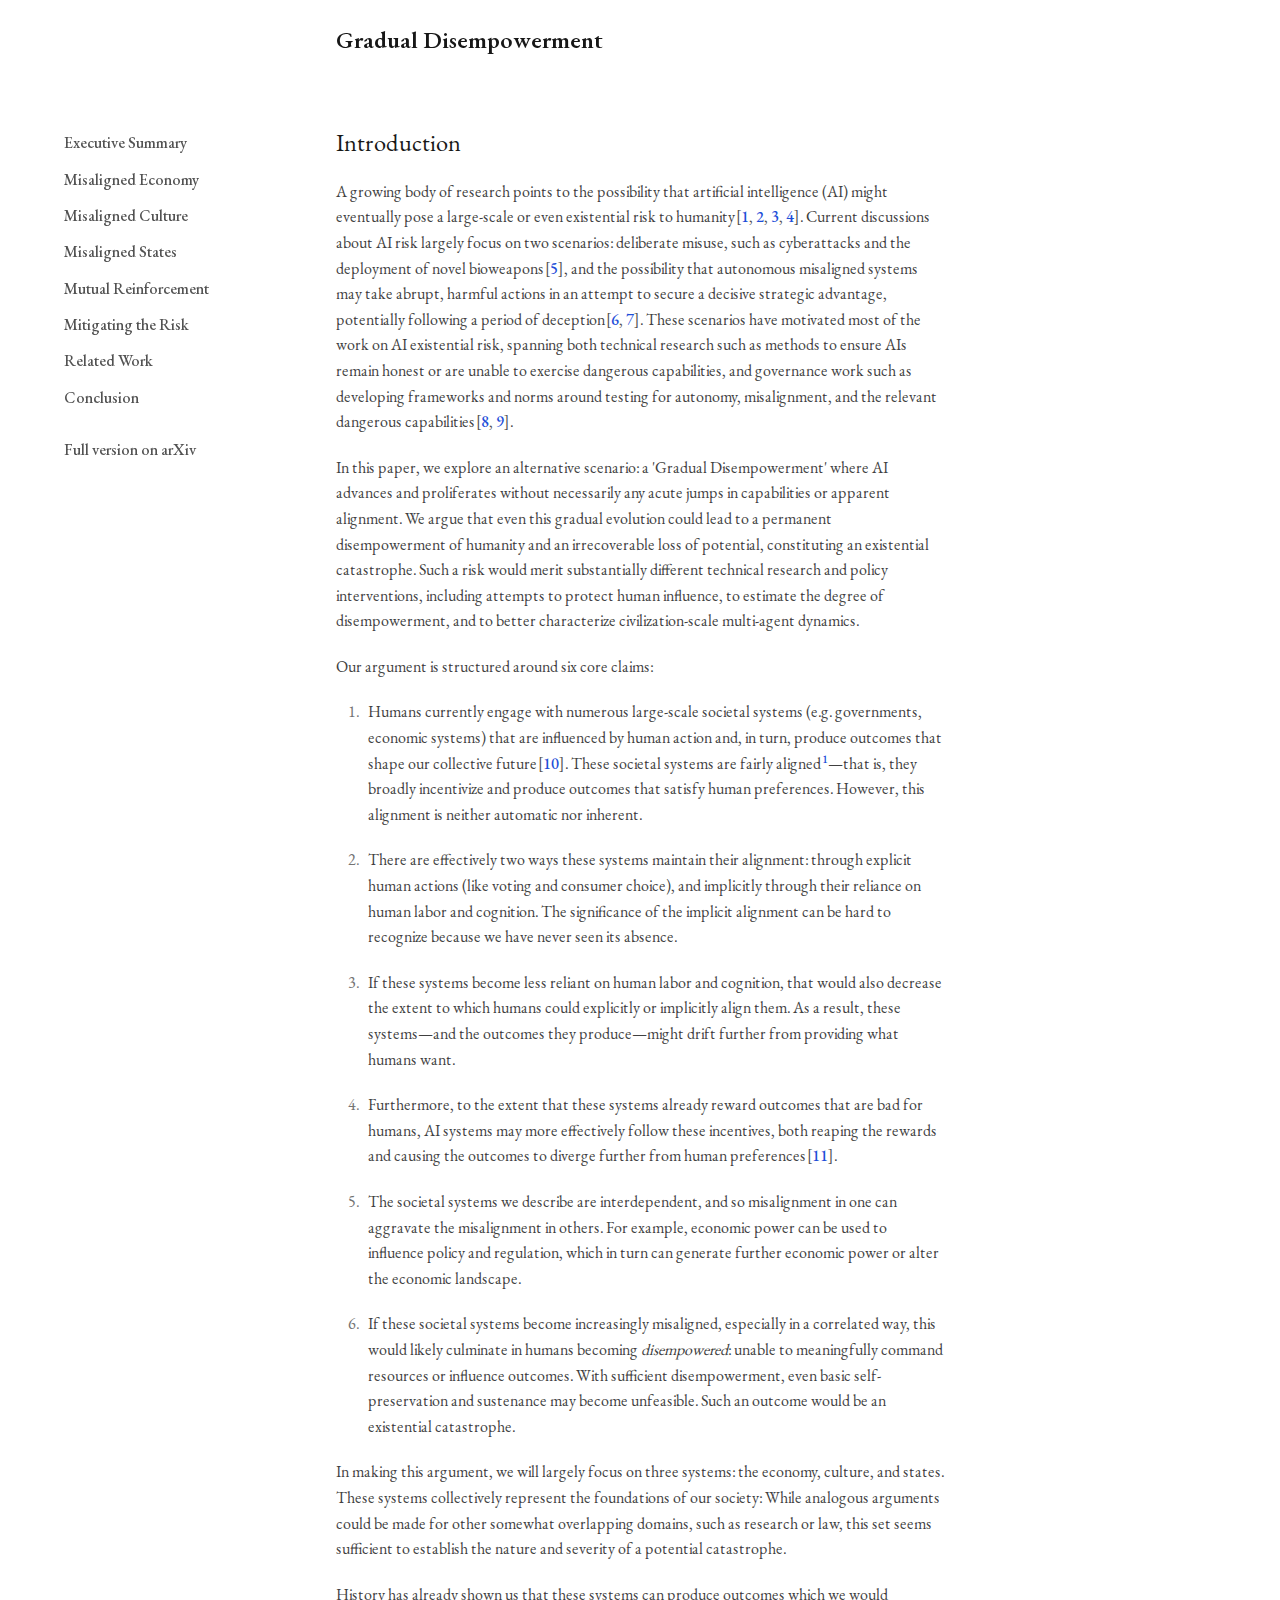
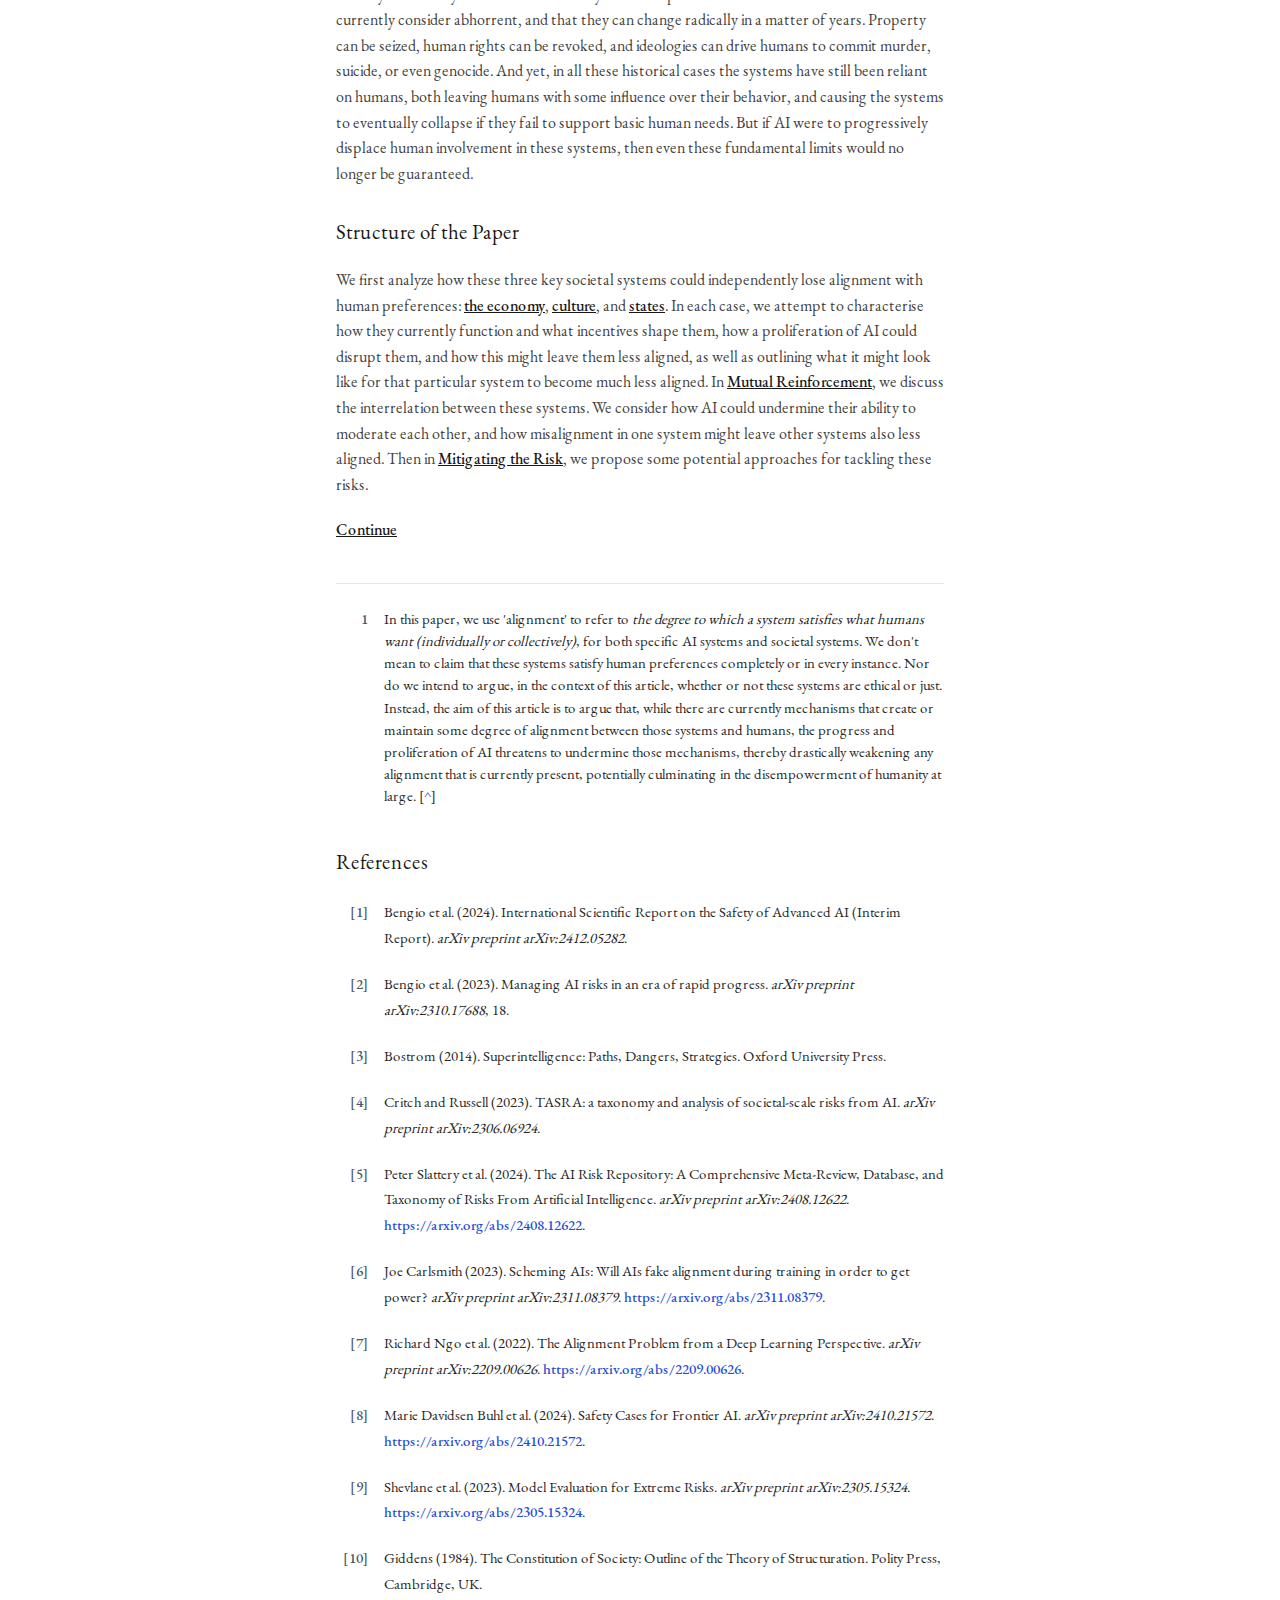
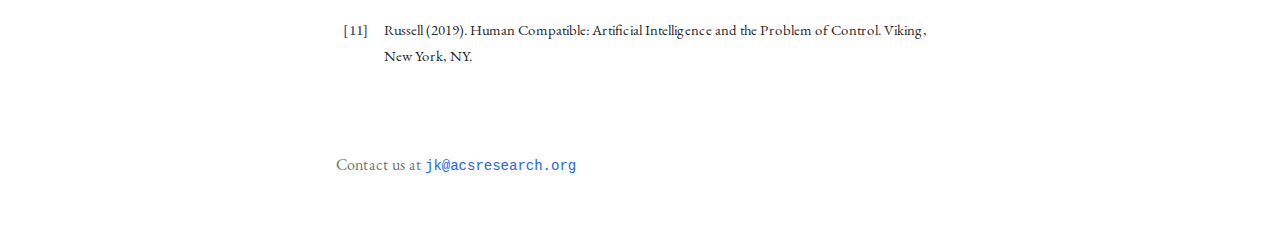
<file: introduction.html>
<!DOCTYPE html><html lang="en" class="__variable_c29382 __variable_ea5f4b"><head><meta charSet="utf-8"/><meta name="viewport" content="width=device-width, initial-scale=1"/><link rel="preload" href="/_next/static/media/7aa35bcef8fce17b-s.p.woff2" as="font" crossorigin="" type="font/woff2"/><link rel="preload" href="/_next/static/media/93f479601ee12b01-s.p.woff2" as="font" crossorigin="" type="font/woff2"/><link rel="stylesheet" href="/_next/static/css/dc354a3a70f66567.css" data-precedence="next"/><link rel="stylesheet" href="/_next/static/css/5eacd01f773eed7f.css" data-precedence="next"/><link rel="stylesheet" href="/_next/static/css/6c49fad1e1a5b61d.css" data-precedence="next"/><link rel="stylesheet" href="/_next/static/css/a8e2acd60e65244e.css" data-precedence="next"/><link rel="stylesheet" href="/_next/static/css/95d7c9b5cd12e84f.css" data-precedence="next"/><link rel="preload" as="script" fetchPriority="low" href="/_next/static/chunks/webpack-d0f5e84f72a30967.js"/><script src="/_next/static/chunks/629b3d23-c81ed8d42074211a.js" async=""></script><script src="/_next/static/chunks/775-75ac12675d65968a.js" async=""></script><script src="/_next/static/chunks/main-app-89262300084aff2c.js" async=""></script><script src="/_next/static/chunks/422-4720557c5ecf44cf.js" async=""></script><script src="/_next/static/chunks/510-52832c2a97f03dfc.js" async=""></script><script src="/_next/static/chunks/568-5adcd23d4fa53256.js" async=""></script><script src="/_next/static/chunks/app/layout-c1645c14f8a6c591.js" async=""></script><script src="/_next/static/chunks/app/%5B...path%5D/page-7a10978aa7ffca04.js" async=""></script><link rel="preload" href="https://www.googletagmanager.com/gtag/js?id=G-PQLKKM839S" as="script"/><meta name="next-size-adjust" content=""/><title>Gradual Disempowerment</title><meta name="description" content="Gradual Disempowerment"/><link rel="icon" href="/favicon.ico" type="image/x-icon" sizes="64x64"/><script src="/_next/static/chunks/polyfills-42372ed130431b0a.js" noModule=""></script></head><body class="antialiased"><div class="min-h-screen flex flex-col bg-white"><header class="sticky left-0 right-0 top-0 z-50 bg-white/80 backdrop-blur-sm gap-0 transition-all duration-200 py-2"><div class="max-w-[var(--content-width)] mx-auto px-4 py-6 flex h-16 items-center justify-between"><a class="font-semibold text-neutral-900 hover:text-neutral-600 transition-all duration-200 text-2xl" href="/">Gradual Disempowerment</a><button class="lg:hidden p-2 text-neutral-600 hover:text-neutral-900" aria-label="Toggle menu"><svg class="h-6 w-6" fill="none" stroke-linecap="round" stroke-linejoin="round" stroke-width="2" viewBox="0 0 24 24" stroke="currentColor"><path d="M4 6h16M4 12h16M4 18h16"></path></svg></button></div></header><div class="fixed inset-0 z-40 lg:hidden transition-opacity duration-300 opacity-0 pointer-events-none"><div class="top-16 fixed inset-0 bg-neutral-100/80 backdrop-blur-sm shadow-xl"></div><div class="top-16 fixed inset-x-0 bottom-0 bg-white shadow-xl transition-transform duration-300 overflow-y-auto -translate-y-full"><div class="w-full min-h-full" style="margin-left:calc(max((100% - var(--content-width)) / 2 + 1rem, 2rem))"><nav class="Sidebar_sidebar__G7Mzs py-6 text-lg"><ul class="Sidebar_list__I5HfV"><li class="Sidebar_item__IbyhT"><a class="Sidebar_link__NjnkI " href="/">Executive Summary</a><div class="Sidebar_subsections__4JMe7 false"><div class="Sidebar_subsectionWrapper__tUx1X Sidebar_subsectionWrapperHidden__3D_C_"></div></div></li><li class="Sidebar_item__IbyhT"><a class="Sidebar_link__NjnkI " href="/misaligned-economy">Misaligned Economy</a><div class="Sidebar_subsections__4JMe7 false"><div class="Sidebar_subsectionWrapper__tUx1X Sidebar_subsectionWrapperHidden__3D_C_"></div></div></li><li class="Sidebar_item__IbyhT"><a class="Sidebar_link__NjnkI " href="/misaligned-culture">Misaligned Culture</a><div class="Sidebar_subsections__4JMe7 false"><div class="Sidebar_subsectionWrapper__tUx1X Sidebar_subsectionWrapperHidden__3D_C_"></div></div></li><li class="Sidebar_item__IbyhT"><a class="Sidebar_link__NjnkI " href="/misaligned-states">Misaligned States</a><div class="Sidebar_subsections__4JMe7 false"><div class="Sidebar_subsectionWrapper__tUx1X Sidebar_subsectionWrapperHidden__3D_C_"></div></div></li><li class="Sidebar_item__IbyhT"><a class="Sidebar_link__NjnkI " href="/mutual-reinforcement">Mutual Reinforcement</a><div class="Sidebar_subsections__4JMe7 false"><div class="Sidebar_subsectionWrapper__tUx1X Sidebar_subsectionWrapperHidden__3D_C_"></div></div></li><li class="Sidebar_item__IbyhT"><a class="Sidebar_link__NjnkI " href="/mitigating-the-risk">Mitigating the Risk</a><div class="Sidebar_subsections__4JMe7 false"><div class="Sidebar_subsectionWrapper__tUx1X Sidebar_subsectionWrapperHidden__3D_C_"></div></div></li><li class="Sidebar_item__IbyhT"><a class="Sidebar_link__NjnkI " href="/related-work">Related Work</a><div class="Sidebar_subsections__4JMe7 false"><div class="Sidebar_subsectionWrapper__tUx1X Sidebar_subsectionWrapperHidden__3D_C_"></div></div></li><li class="Sidebar_item__IbyhT"><a class="Sidebar_link__NjnkI " href="/conclusion">Conclusion</a><div class="Sidebar_subsections__4JMe7 false"><div class="Sidebar_subsectionWrapper__tUx1X Sidebar_subsectionWrapperHidden__3D_C_"></div></div></li><li class="Sidebar_item__IbyhT"><a href="https://arxiv.org/abs/2501.16946" class="Sidebar_link__NjnkI">Full version on arXiv</a></li></ul></nav></div></div></div><div class="flex-1"><nav class="Sidebar_sidebar__G7Mzs xl:w-60 lg:w-52 hidden lg:block fixed top-16 bottom-0 pt-16 text-base" style="left:var(--sidebar-offset)"><ul class="Sidebar_list__I5HfV"><li class="Sidebar_item__IbyhT"><a class="Sidebar_link__NjnkI " href="/">Executive Summary</a><div class="Sidebar_subsections__4JMe7 false"><div class="Sidebar_subsectionWrapper__tUx1X Sidebar_subsectionWrapperHidden__3D_C_"></div></div></li><li class="Sidebar_item__IbyhT"><a class="Sidebar_link__NjnkI " href="/misaligned-economy">Misaligned Economy</a><div class="Sidebar_subsections__4JMe7 false"><div class="Sidebar_subsectionWrapper__tUx1X Sidebar_subsectionWrapperHidden__3D_C_"></div></div></li><li class="Sidebar_item__IbyhT"><a class="Sidebar_link__NjnkI " href="/misaligned-culture">Misaligned Culture</a><div class="Sidebar_subsections__4JMe7 false"><div class="Sidebar_subsectionWrapper__tUx1X Sidebar_subsectionWrapperHidden__3D_C_"></div></div></li><li class="Sidebar_item__IbyhT"><a class="Sidebar_link__NjnkI " href="/misaligned-states">Misaligned States</a><div class="Sidebar_subsections__4JMe7 false"><div class="Sidebar_subsectionWrapper__tUx1X Sidebar_subsectionWrapperHidden__3D_C_"></div></div></li><li class="Sidebar_item__IbyhT"><a class="Sidebar_link__NjnkI " href="/mutual-reinforcement">Mutual Reinforcement</a><div class="Sidebar_subsections__4JMe7 false"><div class="Sidebar_subsectionWrapper__tUx1X Sidebar_subsectionWrapperHidden__3D_C_"></div></div></li><li class="Sidebar_item__IbyhT"><a class="Sidebar_link__NjnkI " href="/mitigating-the-risk">Mitigating the Risk</a><div class="Sidebar_subsections__4JMe7 false"><div class="Sidebar_subsectionWrapper__tUx1X Sidebar_subsectionWrapperHidden__3D_C_"></div></div></li><li class="Sidebar_item__IbyhT"><a class="Sidebar_link__NjnkI " href="/related-work">Related Work</a><div class="Sidebar_subsections__4JMe7 false"><div class="Sidebar_subsectionWrapper__tUx1X Sidebar_subsectionWrapperHidden__3D_C_"></div></div></li><li class="Sidebar_item__IbyhT"><a class="Sidebar_link__NjnkI " href="/conclusion">Conclusion</a><div class="Sidebar_subsections__4JMe7 false"><div class="Sidebar_subsectionWrapper__tUx1X Sidebar_subsectionWrapperHidden__3D_C_"></div></div></li><li class="Sidebar_item__IbyhT"><a href="https://arxiv.org/abs/2501.16946" class="Sidebar_link__NjnkI">Full version on arXiv</a></li></ul></nav><main class="Page_main__cWiGN max-w-[var(--content-width)] mx-auto px-4 pt-12 pb-8"><article class="Page_article__A_Nud prose prose-neutral max-w-none"><h1>Introduction</h1>
<p>A growing body of research points to the possibility that artificial intelligence (AI) might eventually pose a large-scale or even existential risk to humanity <span class="Citations_citation__PSAp5" data-state="closed">[<a href="#ref-bengio2024international" class="Citations_citation-link__gHY_g">0</a>, <a href="#ref-bengio2023managing" class="Citations_citation-link__gHY_g">0</a>, <a href="#ref-bostrom2014superintelligence" class="Citations_citation-link__gHY_g">0</a>, <a href="#ref-critch2023tasra" class="Citations_citation-link__gHY_g">0</a>]</span>. Current discussions about AI risk largely focus on two scenarios: deliberate misuse, such as cyberattacks and the deployment of novel bioweapons <span class="Citations_citation__PSAp5" data-state="closed">[<a href="#ref-slattery2024ai" class="Citations_citation-link__gHY_g">0</a>]</span>, and the possibility that autonomous misaligned systems may take abrupt, harmful actions in an attempt to secure a decisive strategic advantage, potentially following a period of deception <span class="Citations_citation__PSAp5" data-state="closed">[<a href="#ref-carlsmith2023scheming" class="Citations_citation-link__gHY_g">0</a>, <a href="#ref-ngo2022alignment" class="Citations_citation-link__gHY_g">0</a>]</span>. These scenarios have motivated most of the work on AI existential risk, spanning both technical research such as methods to ensure AIs remain honest or are unable to exercise dangerous capabilities, and governance work such as developing frameworks and norms around testing for autonomy, misalignment, and the relevant dangerous capabilities <span class="Citations_citation__PSAp5" data-state="closed">[<a href="#ref-buhl2024safety" class="Citations_citation-link__gHY_g">0</a>, <a href="#ref-shevlane2023model" class="Citations_citation-link__gHY_g">0</a>]</span>.</p>
<p>In this paper, we explore an alternative scenario: a &#x27;Gradual Disempowerment&#x27; where AI advances and proliferates without necessarily any acute jumps in capabilities or apparent alignment. We argue that even this gradual evolution could lead to a permanent disempowerment of humanity and an irrecoverable loss of potential, constituting an existential catastrophe. Such a risk would merit substantially different technical research and policy interventions, including attempts to protect human influence, to estimate the degree of disempowerment, and to better characterize civilization-scale multi-agent dynamics.</p>
<p>Our argument is structured around six core claims:</p>
<ol>
<li>
<p>Humans currently engage with numerous large-scale societal systems (e.g. governments, economic systems) that are influenced by human action and, in turn, produce outcomes that shape our collective future <span class="Citations_citation__PSAp5" data-state="closed">[<a href="#ref-giddens1984" class="Citations_citation-link__gHY_g">0</a>]</span>. These societal systems are fairly aligned<sup id="ref-footnote-1-1" class="Footnotes_footnote__bdqZ_" data-state="closed"><a href="#footnote-1" class="Footnotes_footnote-link__bptrY">1</a></sup>—that is, they broadly incentivize and produce outcomes that satisfy human preferences. However, this alignment is neither automatic nor inherent.</p>
</li>
<li>
<p>There are effectively two ways these systems maintain their alignment: through explicit human actions (like voting and consumer choice), and implicitly through their reliance on human labor and cognition. The significance of the implicit alignment can be hard to recognize because we have never seen its absence.</p>
</li>
<li>
<p>If these systems become less reliant on human labor and cognition, that would also decrease the extent to which humans could explicitly or implicitly align them. As a result, these systems—and the outcomes they produce—might drift further from providing what humans want.</p>
</li>
<li>
<p>Furthermore, to the extent that these systems already reward outcomes that are bad for humans, AI systems may more effectively follow these incentives, both reaping the rewards and causing the outcomes to diverge further from human preferences <span class="Citations_citation__PSAp5" data-state="closed">[<a href="#ref-russell2019" class="Citations_citation-link__gHY_g">0</a>]</span>.</p>
</li>
<li>
<p>The societal systems we describe are interdependent, and so misalignment in one can aggravate the misalignment in others. For example, economic power can be used to influence policy and regulation, which in turn can generate further economic power or alter the economic landscape.</p>
</li>
<li>
<p>If these societal systems become increasingly misaligned, especially in a correlated way, this would likely culminate in humans becoming <em>disempowered</em>: unable to meaningfully command resources or influence outcomes. With sufficient disempowerment, even basic self-preservation and sustenance may become unfeasible. Such an outcome would be an existential catastrophe.</p>
</li>
</ol>
<p>In making this argument, we will largely focus on three systems: the economy, culture, and states. These systems collectively represent the foundations of our society: While analogous arguments could be made for other somewhat overlapping domains, such as research or law, this set seems sufficient to establish the nature and severity of a potential catastrophe.</p>
<p>History has already shown us that these systems can produce outcomes which we would currently consider abhorrent, and that they can change radically in a matter of years. Property can be seized, human rights can be revoked, and ideologies can drive humans to commit murder, suicide, or even genocide. And yet, in all these historical cases the systems have still been reliant on humans, both leaving humans with some influence over their behavior, and causing the systems to eventually collapse if they fail to support basic human needs. But if AI were to progressively displace human involvement in these systems, then even these fundamental limits would no longer be guaranteed.</p>
<a id="structure-of-the-paper"></a>
<h2>Structure of the Paper</h2>
<p>We first analyze how these three key societal systems could independently lose alignment with human preferences: <a href="misaligned-economy">the economy</a>, <a href="misaligned-culture">culture</a>, and <a href="misaligned-states">states</a>. In each case, we attempt to characterise how they currently function and what incentives shape them, how a proliferation of AI could disrupt them, and how this might leave them less aligned, as well as outlining what it might look like for that particular system to become much less aligned. In <a href="mutual-reinforcement">Mutual Reinforcement</a>, we discuss the interrelation between these systems. We consider how AI could undermine their ability to moderate each other, and how misalignment in one system might leave other systems also less aligned. Then in <a href="mitigating-the-risk">Mitigating the Risk</a>, we propose some potential approaches for tackling these risks.</p>
<p><a href="misaligned-economy">Continue</a></p><div id="footnotes" class="Footnotes_footnotes__ogYTu"><div class="Footnotes_footnote-list__1I3jX"><div id="footnote-1" class="Footnotes_footnote-item__Pv8lC" data-mark="1">In this paper, we use &#x27;alignment&#x27; to refer to <em>the degree to which a system satisfies what humans want (individually or collectively)</em>, for both specific AI systems and societal systems. We don&#x27;t mean to claim that these systems satisfy human preferences completely or in every instance. Nor do we intend to argue, in the context of this article, whether or not these systems are ethical or just. Instead, the aim of this article is to argue that, while there are currently mechanisms that create or maintain some degree of alignment between those systems and humans, the progress and proliferation of AI threatens to undermine those mechanisms, thereby drastically weakening any alignment that is currently present, potentially culminating in the disempowerment of humanity at large.<!-- --> <!-- -->[<a href="#ref-footnote-1-1" class="Footnotes_footnote-link__bptrY">^</a>]</div></div></div></article></main></div><footer class="mt-4"><div class="max-w-screen-xl mx-auto px-4 sm:px-6 lg:px-8"><div class="pt-4 pb-12" style="margin-left:calc(max((100% - var(--content-width)) / 2 + 1rem, 0rem))"><p class="text-base text-neutral-500">Contact us at<!-- --> <a href="mailto:jk@acsresearch.org" class="hover:text-neutral-700 font-mono text-sm">jk@acsresearch.org</a></p></div></div></footer></div><script src="/_next/static/chunks/webpack-d0f5e84f72a30967.js" async=""></script><script>(self.__next_f=self.__next_f||[]).push([0])</script><script>self.__next_f.push([1,"1:\"$Sreact.fragment\"\n2:\"$Sreact.strict_mode\"\n4:I[3867,[\"422\",\"static/chunks/422-4720557c5ecf44cf.js\",\"510\",\"static/chunks/510-52832c2a97f03dfc.js\",\"568\",\"static/chunks/568-5adcd23d4fa53256.js\",\"177\",\"static/chunks/app/layout-c1645c14f8a6c591.js\"],\"GoogleAnalytics\"]\n5:I[6286,[],\"\"]\n6:I[6852,[],\"\"]\n8:I[1391,[],\"OutletBoundary\"]\na:I[1391,[],\"MetadataBoundary\"]\nc:I[1391,[],\"ViewportBoundary\"]\ne:I[3865,[],\"\"]\n:HL[\"/_next/static/media/7aa35bcef8fce17b-s.p.woff2\",\"font\",{\"crossOrigin\":\"\",\"type\":\"font/woff2\"}]\n:HL[\"/_next/static/media/93f479601ee12b01-s.p.woff2\",\"font\",{\"crossOrigin\":\"\",\"type\":\"font/woff2\"}]\n:HL[\"/_next/static/css/dc354a3a70f66567.css\",\"style\"]\n:HL[\"/_next/static/css/5eacd01f773eed7f.css\",\"style\"]\n:HL[\"/_next/static/css/6c49fad1e1a5b61d.css\",\"style\"]\n:HL[\"/_next/static/css/a8e2acd60e65244e.css\",\"style\"]\n:HL[\"/_next/static/css/95d7c9b5cd12e84f.css\",\"style\"]\n"])</script><script>self.__next_f.push([1,"0:{\"P\":null,\"b\":\"FMwh_f2vnKXr3-Td6h3uP\",\"p\":\"\",\"c\":[\"\",\"introduction\"],\"i\":false,\"f\":[[[\"\",{\"children\":[[\"path\",\"introduction\",\"c\"],{\"children\":[\"__PAGE__\",{}]}]},\"$undefined\",\"$undefined\",true],[\"\",[\"$\",\"$1\",\"c\",{\"children\":[[[\"$\",\"link\",\"0\",{\"rel\":\"stylesheet\",\"href\":\"/_next/static/css/dc354a3a70f66567.css\",\"precedence\":\"next\",\"crossOrigin\":\"$undefined\",\"nonce\":\"$undefined\"}],[\"$\",\"link\",\"1\",{\"rel\":\"stylesheet\",\"href\":\"/_next/static/css/5eacd01f773eed7f.css\",\"precedence\":\"next\",\"crossOrigin\":\"$undefined\",\"nonce\":\"$undefined\"}],[\"$\",\"link\",\"2\",{\"rel\":\"stylesheet\",\"href\":\"/_next/static/css/6c49fad1e1a5b61d.css\",\"precedence\":\"next\",\"crossOrigin\":\"$undefined\",\"nonce\":\"$undefined\"}],[\"$\",\"link\",\"3\",{\"rel\":\"stylesheet\",\"href\":\"/_next/static/css/a8e2acd60e65244e.css\",\"precedence\":\"next\",\"crossOrigin\":\"$undefined\",\"nonce\":\"$undefined\"}],[\"$\",\"link\",\"4\",{\"rel\":\"stylesheet\",\"href\":\"/_next/static/css/95d7c9b5cd12e84f.css\",\"precedence\":\"next\",\"crossOrigin\":\"$undefined\",\"nonce\":\"$undefined\"}]],[\"$\",\"html\",null,{\"lang\":\"en\",\"className\":\"__variable_c29382 __variable_ea5f4b\",\"children\":[\"$\",\"$2\",null,{\"children\":[[\"$\",\"body\",null,{\"className\":\"antialiased\",\"children\":\"$L3\"}],[\"$\",\"$L4\",null,{\"gaId\":\"G-PQLKKM839S\"}]]}]}]]}],{\"children\":[[\"path\",\"introduction\",\"c\"],[\"$\",\"$1\",\"c\",{\"children\":[null,[\"$\",\"$L5\",null,{\"parallelRouterKey\":\"children\",\"segmentPath\":[\"children\",\"$0:f:0:1:2:children:0\",\"children\"],\"error\":\"$undefined\",\"errorStyles\":\"$undefined\",\"errorScripts\":\"$undefined\",\"template\":[\"$\",\"$L6\",null,{}],\"templateStyles\":\"$undefined\",\"templateScripts\":\"$undefined\",\"notFound\":\"$undefined\",\"forbidden\":\"$undefined\",\"unauthorized\":\"$undefined\"}]]}],{\"children\":[\"__PAGE__\",[\"$\",\"$1\",\"c\",{\"children\":[\"$L7\",null,[\"$\",\"$L8\",null,{\"children\":\"$L9\"}]]}],{},null,false]},null,false]},null,false],[\"$\",\"$1\",\"h\",{\"children\":[null,[\"$\",\"$1\",\"V9GPASDLo4VrFn5dDTHFc\",{\"children\":[[\"$\",\"$La\",null,{\"children\":\"$Lb\"}],[\"$\",\"$Lc\",null,{\"children\":\"$Ld\"}],[\"$\",\"meta\",null,{\"name\":\"next-size-adjust\",\"content\":\"\"}]]}]]}],false]],\"m\":\"$undefined\",\"G\":[\"$e\",\"$undefined\"],\"s\":false,\"S\":true}\n"])</script><script>self.__next_f.push([1,"f:I[6119,[\"422\",\"static/chunks/422-4720557c5ecf44cf.js\",\"568\",\"static/chunks/568-5adcd23d4fa53256.js\",\"180\",\"static/chunks/app/%5B...path%5D/page-7a10978aa7ffca04.js\"],\"default\"]\n10:I[2950,[\"422\",\"static/chunks/422-4720557c5ecf44cf.js\",\"568\",\"static/chunks/568-5adcd23d4fa53256.js\",\"180\",\"static/chunks/app/%5B...path%5D/page-7a10978aa7ffca04.js\"],\"default\"]\n"])</script><script>self.__next_f.push([1,"3:[\"$\",\"div\",null,{\"className\":\"min-h-screen flex flex-col bg-white\",\"children\":[[\"$\",\"$Lf\",null,{}],[\"$\",\"div\",null,{\"className\":\"flex-1\",\"children\":[[\"$\",\"$L10\",null,{\"className\":\"xl:w-60 lg:w-52 hidden lg:block fixed top-16 bottom-0 pt-16 text-base\",\"style\":{\"left\":\"var(--sidebar-offset)\"}}],[\"$\",\"main\",null,{\"className\":\"Page_main__cWiGN max-w-[var(--content-width)] mx-auto px-4 pt-12 pb-8\",\"children\":[\"$\",\"$L5\",null,{\"parallelRouterKey\":\"children\",\"segmentPath\":[\"children\"],\"error\":\"$undefined\",\"errorStyles\":\"$undefined\",\"errorScripts\":\"$undefined\",\"template\":[\"$\",\"$L6\",null,{}],\"templateStyles\":\"$undefined\",\"templateScripts\":\"$undefined\",\"notFound\":[[],[[\"$\",\"title\",null,{\"children\":\"404: This page could not be found.\"}],[\"$\",\"div\",null,{\"style\":{\"fontFamily\":\"system-ui,\\\"Segoe UI\\\",Roboto,Helvetica,Arial,sans-serif,\\\"Apple Color Emoji\\\",\\\"Segoe UI Emoji\\\"\",\"height\":\"100vh\",\"textAlign\":\"center\",\"display\":\"flex\",\"flexDirection\":\"column\",\"alignItems\":\"center\",\"justifyContent\":\"center\"},\"children\":[\"$\",\"div\",null,{\"children\":[[\"$\",\"style\",null,{\"dangerouslySetInnerHTML\":{\"__html\":\"body{color:#000;background:#fff;margin:0}.next-error-h1{border-right:1px solid rgba(0,0,0,.3)}@media (prefers-color-scheme:dark){body{color:#fff;background:#000}.next-error-h1{border-right:1px solid rgba(255,255,255,.3)}}\"}}],[\"$\",\"h1\",null,{\"className\":\"next-error-h1\",\"style\":{\"display\":\"inline-block\",\"margin\":\"0 20px 0 0\",\"padding\":\"0 23px 0 0\",\"fontSize\":24,\"fontWeight\":500,\"verticalAlign\":\"top\",\"lineHeight\":\"49px\"},\"children\":404}],[\"$\",\"div\",null,{\"style\":{\"display\":\"inline-block\"},\"children\":[\"$\",\"h2\",null,{\"style\":{\"fontSize\":14,\"fontWeight\":400,\"lineHeight\":\"49px\",\"margin\":0},\"children\":\"This page could not be found.\"}]}]]}]}]]],\"forbidden\":\"$undefined\",\"unauthorized\":\"$undefined\"}]}]]}],[\"$\",\"footer\",null,{\"className\":\"mt-4\",\"children\":[\"$\",\"div\",null,{\"className\":\"max-w-screen-xl mx-auto px-4 sm:px-6 lg:px-8\",\"children\":[\"$\",\"div\",null,{\"className\":\"pt-4 pb-12\",\"style\":{\"marginLeft\":\"calc(max((100% - var(--content-width)) / 2 + 1rem, 0rem))\"},\"children\":[\"$\",\"p\",null,{\"className\":\"text-base text-neutral-500\",\"children\":[\"Contact us at\",\" \",[\"$\",\"a\",null,{\"href\":\"mailto:jk@acsresearch.org\",\"className\":\"hover:text-neutral-700 font-mono text-sm\",\"children\":\"jk@acsresearch.org\"}]]}]}]}]}]]}]\n"])</script><script>self.__next_f.push([1,"11:I[7838,[\"422\",\"static/chunks/422-4720557c5ecf44cf.js\",\"568\",\"static/chunks/568-5adcd23d4fa53256.js\",\"180\",\"static/chunks/app/%5B...path%5D/page-7a10978aa7ffca04.js\"],\"CitationsProvider\"]\n12:I[8539,[\"422\",\"static/chunks/422-4720557c5ecf44cf.js\",\"568\",\"static/chunks/568-5adcd23d4fa53256.js\",\"180\",\"static/chunks/app/%5B...path%5D/page-7a10978aa7ffca04.js\"],\"FootnotesProvider\"]\n13:I[7838,[\"422\",\"static/chunks/422-4720557c5ecf44cf.js\",\"568\",\"static/chunks/568-5adcd23d4fa53256.js\",\"180\",\"static/chunks/app/%5B...path%5D/page-7a10978aa7ffca04.js\"],\"Cite\"]\n14:I[8539,[\"422\",\"static/chunks/422-4720557c5ecf44cf.js\",\"568\",\"static/chunks/568-5adcd23d4fa53256.js\",\"180\",\"static/chunks/app/%5B...path%5D/page-7a10978aa7ffca04.js\"],\"Footnote\"]\n15:I[8539,[\"422\",\"static/chunks/422-4720557c5ecf44cf.js\",\"568\",\"static/chunks/568-5adcd23d4fa53256.js\",\"180\",\"static/chunks/app/%5B...path%5D/page-7a10978aa7ffca04.js\"],\"Footnotes\"]\n16:I[7838,[\"422\",\"static/chunks/422-4720557c5ecf44cf.js\",\"568\",\"static/chunks/568-5adcd23d4fa53256.js\",\"180\",\"static/chunks/app/%5B...path%5D/page-7a10978aa7ffca04.js\"],\"References\"]\n"])</script><script>self.__next_f.push([1,"7:[\"$\",\"$L11\",null,{\"data\":{\"beren_capital_ownership_2025\":{\"author\":\"Beren Millidge\",\"title\":\"Capital Ownership Will Not Prevent Human Disempowerment\",\"year\":\"2025\",\"journal\":\"$undefined\",\"publisher\":\"$undefined\",\"url\":\"https://www.lesswrong.com/posts/bmmFLoBAWGnuhnqq5/capital-ownership-will-not-prevent-human-disempowerment\",\"organization\":\"$undefined\",\"booktitle\":\"$undefined\",\"volume\":\"$undefined\",\"number\":\"$undefined\",\"pages\":\"$undefined\",\"note\":\"Accessed: 2025-01-23\",\"month\":\"$undefined\",\"day\":\"$undefined\",\"urldate\":\"$undefined\",\"howpublished\":\"$undefined\",\"address\":\"$undefined\"},\"arches\":{\"author\":\"Andrew Critch and David Krueger\",\"title\":\"AI Research Considerations for Human Existential Safety (ARCHES)\",\"year\":\"2020\",\"journal\":\"$undefined\",\"publisher\":\"$undefined\",\"url\":\"https://arxiv.org/abs/2006.04948\",\"organization\":\"$undefined\",\"booktitle\":\"$undefined\",\"volume\":\"$undefined\",\"number\":\"$undefined\",\"pages\":\"$undefined\",\"note\":\"$undefined\",\"month\":\"$undefined\",\"day\":\"$undefined\",\"urldate\":\"$undefined\",\"howpublished\":\"$undefined\",\"address\":\"$undefined\"},\"leggett2021feeding\":{\"author\":\"Leggett, Dominic\",\"title\":\"Feeding the Beast: Superintelligence, Corporate Capitalism and the End of Humanity\",\"year\":\"2021\",\"journal\":\"$undefined\",\"publisher\":\"$undefined\",\"url\":\"$undefined\",\"organization\":\"$undefined\",\"booktitle\":\"Proceedings of the 2021 AAAI/ACM Conference on AI, Ethics, and Society\",\"volume\":\"$undefined\",\"number\":\"$undefined\",\"pages\":\"727–735\",\"note\":\"$undefined\",\"month\":\"$undefined\",\"day\":\"$undefined\",\"urldate\":\"$undefined\",\"howpublished\":\"$undefined\",\"address\":\"$undefined\"},\"hendrycks2023natural\":{\"author\":\"Hendrycks, Dan\",\"title\":\"Natural Selection Favors AIs over Humans\",\"year\":\"2023\",\"journal\":\"arXiv preprint arXiv:2303.16200\",\"publisher\":\"$undefined\",\"url\":\"https://arxiv.org/abs/2303.16200\",\"organization\":\"$undefined\",\"booktitle\":\"$undefined\",\"volume\":\"$undefined\",\"number\":\"$undefined\",\"pages\":\"$undefined\",\"note\":\"$undefined\",\"month\":\"$undefined\",\"day\":\"$undefined\",\"urldate\":\"$undefined\",\"howpublished\":\"$undefined\",\"address\":\"$undefined\"},\"hanson_fix_cultural_drift\":{\"author\":\"Robin Hanson\",\"title\":\"How to Fix Cultural Drift\",\"year\":\"2023\",\"journal\":\"$undefined\",\"publisher\":\"$undefined\",\"url\":\"https://www.overcomingbias.com/p/how-fix-cultural-drift\",\"organization\":\"$undefined\",\"booktitle\":\"$undefined\",\"volume\":\"$undefined\",\"number\":\"$undefined\",\"pages\":\"$undefined\",\"note\":\"Accessed: 2025-01-20\",\"month\":\"$undefined\",\"day\":\"$undefined\",\"urldate\":\"$undefined\",\"howpublished\":\"$undefined\",\"address\":\"$undefined\"},\"hanson_beware_cultural_drift\":{\"author\":\"Robin Hanson\",\"title\":\"Beware Cultural Drift\",\"year\":\"2024\",\"journal\":\"Quillette\",\"publisher\":\"$undefined\",\"url\":\"https://quillette.com/2024/04/11/beware-cultural-drift/\",\"organization\":\"$undefined\",\"booktitle\":\"$undefined\",\"volume\":\"$undefined\",\"number\":\"$undefined\",\"pages\":\"$undefined\",\"note\":\"Accessed: 2025-01-20\",\"month\":\"April\",\"day\":\"11\",\"urldate\":\"$undefined\",\"howpublished\":\"$undefined\",\"address\":\"$undefined\"},\"dafoe2015technological\":{\"author\":\"Dafoe, Allan\",\"title\":\"On Technological Determinism: A Typology, Scope Conditions, and a Mechanism\",\"year\":\"2015\",\"journal\":\"Science, Technology, \u0026 Human Values\",\"publisher\":\"Sage Publications, Inc.\",\"url\":\"https://journals.sagepub.com/doi/10.1177/0162243915579283\",\"organization\":\"$undefined\",\"booktitle\":\"$undefined\",\"volume\":\"40\",\"number\":\"6\",\"pages\":\"1047–1076\",\"note\":\"$undefined\",\"month\":\"November\",\"day\":\"$undefined\",\"urldate\":\"$undefined\",\"howpublished\":\"$undefined\",\"address\":\"$undefined\"},\"critch2024motivation\":{\"author\":\"Critch, Andrew\",\"title\":\"My Motivation and Theory of Change for Working in AI Healthtech\",\"year\":\"2024\",\"journal\":\"$undefined\",\"publisher\":\"$undefined\",\"url\":\"$undefined\",\"organization\":\"$undefined\",\"booktitle\":\"$undefined\",\"volume\":\"$undefined\",\"number\":\"$undefined\",\"pages\":\"$undefined\",\"note\":\"Accessed: 2025-01-18\",\"month\":\"October\",\"day\":\"$undefined\",\"urldate\":\"$undefined\",\"howpublished\":\"{https://www.lesswrong.com/posts/Kobbt3nQgv3yn29pr/my-motivation-and-theory-of-change-for-working-in-ai\",\"address\":\"$undefined\"},\"macinnes2024anarchy\":{\"author\":\"MacInnes, Morgan and others\",\"title\":\"Anarchy as Architect: Competitive Pressure, Technology, and the Internal Structure of States\",\"year\":\"2024\",\"journal\":\"International Studies Quarterly\",\"publisher\":\"$undefined\",\"url\":\"https://academic.oup.com/isq/article/68/4/sqae111/7757999\",\"organization\":\"$undefined\",\"booktitle\":\"$undefined\",\"volume\":\"68\",\"number\":\"4\",\"pages\":\"$undefined\",\"note\":\"$undefined\",\"month\":\"December\",\"day\":\"$undefined\",\"urldate\":\"$undefined\",\"howpublished\":\"$undefined\",\"address\":\"$undefined\"},\"egan2017discrete\":{\"author\":\"Egan, Greg\",\"title\":\"The Discrete Charm of the Turing Machine\",\"year\":\"2017\",\"journal\":\"Asimov’s Science Fiction\",\"publisher\":\"$undefined\",\"url\":\"https://www.asimovs.com\",\"organization\":\"$undefined\",\"booktitle\":\"$undefined\",\"volume\":\"$undefined\",\"number\":\"$undefined\",\"pages\":\"16–36\",\"note\":\"$undefined\",\"month\":\"November\",\"day\":\"$undefined\",\"urldate\":\"$undefined\",\"howpublished\":\"$undefined\",\"address\":\"$undefined\"},\"laine2024capital\":{\"author\":\"Laine, Rudolf\",\"title\":\"By default, capital will matter more than ever after {AGI\",\"year\":\"2024\",\"journal\":\"$undefined\",\"publisher\":\"$undefined\",\"url\":\"https://www.lesswrong.com/posts/KFFaKu27FNugCHFmh/by-default-capital-will-matter-more-than-ever-after-agi\",\"organization\":\"LessWrong\",\"booktitle\":\"$undefined\",\"volume\":\"$undefined\",\"number\":\"$undefined\",\"pages\":\"$undefined\",\"note\":\"Linkpost from nosetgauge.substack.com\",\"month\":\"December\",\"day\":\"28\",\"urldate\":\"2025-01-13\",\"howpublished\":\"$undefined\",\"address\":\"$undefined\"},\"christiano2019failure\":{\"author\":\"Christiano, Paul F\",\"title\":\"What failure looks like\",\"year\":\"2019\",\"journal\":\"$undefined\",\"publisher\":\"$undefined\",\"url\":\"https://www.lesswrong.com/posts/HBxe6wdjxK239zajf/what-failure-looks-like\",\"organization\":\"LessWrong\",\"booktitle\":\"$undefined\",\"volume\":\"$undefined\",\"number\":\"$undefined\",\"pages\":\"$undefined\",\"note\":\"$undefined\",\"month\":\"March\",\"day\":\"17\",\"urldate\":\"2025-01-13\",\"howpublished\":\"$undefined\",\"address\":\"$undefined\"},\"bengio2024international\":{\"author\":\"Bengio, Yoshua and Mindermann, S{o}ren and Privitera, Daniel and Besiroglu, Tamay and Bommasani, Rishi and Casper, Stephen and Choi, Yejin and Goldfarb, Danielle and Heidari, Hoda and Khalatbari, Leila and others\",\"title\":\"International Scientific Report on the Safety of Advanced AI (Interim Report)\",\"year\":\"2024\",\"journal\":\"arXiv preprint arXiv:2412.05282\",\"publisher\":\"$undefined\",\"url\":\"$undefined\",\"organization\":\"$undefined\",\"booktitle\":\"$undefined\",\"volume\":\"$undefined\",\"number\":\"$undefined\",\"pages\":\"$undefined\",\"note\":\"$undefined\",\"month\":\"$undefined\",\"day\":\"$undefined\",\"urldate\":\"$undefined\",\"howpublished\":\"$undefined\",\"address\":\"$undefined\"},\"bengio2023managing\":{\"author\":\"Bengio, Yoshua and Yao, Andrew and Song, Dawn and Abbeel, Pieter and Harari, Yuval Noah and Zhang, Ya-Qin and Xue, Lan and Shalev-Shwartz, Shai and Hadfield, Gillian and others\",\"title\":\"Managing AI risks in an era of rapid progress\",\"year\":\"2023\",\"journal\":\"arXiv preprint arXiv:2310.17688\",\"publisher\":\"$undefined\",\"url\":\"$undefined\",\"organization\":\"$undefined\",\"booktitle\":\"$undefined\",\"volume\":\"$undefined\",\"number\":\"$undefined\",\"pages\":\"18\",\"note\":\"$undefined\",\"month\":\"$undefined\",\"day\":\"$undefined\",\"urldate\":\"$undefined\",\"howpublished\":\"$undefined\",\"address\":\"$undefined\"},\"bostrom2014superintelligence\":{\"author\":\"Bostrom, Nick\",\"title\":\"Superintelligence: Paths, Dangers, Strategies\",\"year\":\"2014\",\"journal\":\"$undefined\",\"publisher\":\"Oxford University Press\",\"url\":\"$undefined\",\"organization\":\"$undefined\",\"booktitle\":\"$undefined\",\"volume\":\"$undefined\",\"number\":\"$undefined\",\"pages\":\"$undefined\",\"note\":\"$undefined\",\"month\":\"$undefined\",\"day\":\"$undefined\",\"urldate\":\"$undefined\",\"howpublished\":\"$undefined\",\"address\":\"$undefined\"},\"porter2024ai\":{\"author\":\"Porter, Brian and Machery, Edouard\",\"title\":\"AI-generated poetry is indistinguishable from human-written poetry and is rated more favorably\",\"year\":\"2024\",\"journal\":\"Scientific Reports\",\"publisher\":\"Nature Publishing Group UK London\",\"url\":\"$undefined\",\"organization\":\"$undefined\",\"booktitle\":\"$undefined\",\"volume\":\"14\",\"number\":\"1\",\"pages\":\"26133\",\"note\":\"$undefined\",\"month\":\"$undefined\",\"day\":\"$undefined\",\"urldate\":\"$undefined\",\"howpublished\":\"$undefined\",\"address\":\"$undefined\"},\"kaldor1961capital\":{\"author\":\"Kaldor, Nicholas\",\"title\":\"Capital accumulation and economic growth\",\"year\":\"1961\",\"journal\":\"$undefined\",\"publisher\":\"$undefined\",\"url\":\"$undefined\",\"organization\":\"Springer\",\"booktitle\":\"The Theory of capital: proceedings of a conference held by the International Economic Association\",\"volume\":\"$undefined\",\"number\":\"$undefined\",\"pages\":\"177–222\",\"note\":\"$undefined\",\"month\":\"$undefined\",\"day\":\"$undefined\",\"urldate\":\"$undefined\",\"howpublished\":\"$undefined\",\"address\":\"$undefined\"},\"korinek2018artificial\":{\"author\":\"Korinek, Anton and Stiglitz, Joseph E\",\"title\":\"Artificial intelligence and its implications for income distribution and unemployment\",\"year\":\"2018\",\"journal\":\"$undefined\",\"publisher\":\"University of Chicago Press\",\"url\":\"$undefined\",\"organization\":\"$undefined\",\"booktitle\":\"The economics of artificial intelligence: An agenda\",\"volume\":\"$undefined\",\"number\":\"$undefined\",\"pages\":\"349–390\",\"note\":\"$undefined\",\"month\":\"$undefined\",\"day\":\"$undefined\",\"urldate\":\"$undefined\",\"howpublished\":\"$undefined\",\"address\":\"$undefined\"},\"university2024labourshare\":{\"author\":\"University of Groningen} and {University of California, Davis\",\"title\":\"Share of Labour Compensation in GDP at Current National Prices for United States\",\"year\":\"2024\",\"journal\":\"$undefined\",\"publisher\":\"$undefined\",\"url\":\"https://fred.stlouisfed.org/series/LABSHPUSA156NRUG\",\"organization\":\"$undefined\",\"booktitle\":\"$undefined\",\"volume\":\"$undefined\",\"number\":\"$undefined\",\"pages\":\"$undefined\",\"note\":\"Accessed: December 16, 2024\",\"month\":\"$undefined\",\"day\":\"$undefined\",\"urldate\":\"$undefined\",\"howpublished\":\"Retrieved from {FRED}, Federal Reserve Bank of St. Louis\",\"address\":\"$undefined\"},\"feenstra2015pwt\":{\"author\":\"Feenstra, Robert C. and Inklaar, Robert and Timmer, Marcel P.\",\"title\":\"The Next Generation of the Penn World Table\",\"year\":\"2015\",\"journal\":\"American Economic Review\",\"publisher\":\"$undefined\",\"url\":\"https://www.ggdc.net/pwt\",\"organization\":\"$undefined\",\"booktitle\":\"$undefined\",\"volume\":\"105\",\"number\":\"10\",\"pages\":\"3150–3182\",\"note\":\"$undefined\",\"month\":\"$undefined\",\"day\":\"$undefined\",\"urldate\":\"$undefined\",\"howpublished\":\"$undefined\",\"address\":\"$undefined\"},\"fred_pce_gdp_share\":{\"author\":\"Federal Reserve Bank of St. Louis\",\"title\":\"Shares of Gross Domestic Product: Personal Consumption Expenditures\",\"year\":\"2024\",\"journal\":\"$undefined\",\"publisher\":\"$undefined\",\"url\":\"https://fred.stlouisfed.org/series/DPCERE1Q156NBEA\",\"organization\":\"$undefined\",\"booktitle\":\"$undefined\",\"volume\":\"$undefined\",\"number\":\"$undefined\",\"pages\":\"$undefined\",\"note\":\"Accessed: December 16, 2024\",\"month\":\"$undefined\",\"day\":\"$undefined\",\"urldate\":\"$undefined\",\"howpublished\":\"$undefined\",\"address\":\"$undefined\"},\"manheim2018categorizing\":{\"author\":\"David Manheim and Scott Garrabrant\",\"title\":\"Categorizing variants of Goodhart's Law\",\"year\":\"2018\",\"journal\":\"arXiv preprint arXiv:1803.04585\",\"publisher\":\"$undefined\",\"url\":\"https://arxiv.org/abs/1803.04585\",\"organization\":\"$undefined\",\"booktitle\":\"$undefined\",\"volume\":\"$undefined\",\"number\":\"$undefined\",\"pages\":\"$undefined\",\"note\":\"$undefined\",\"month\":\"$undefined\",\"day\":\"$undefined\",\"urldate\":\"$undefined\",\"howpublished\":\"$undefined\",\"address\":\"$undefined\"},\"slattery2024ai\":{\"author\":\"Peter Slattery and Alexander K. Saeri and Emily A. C. Grundy and Jess Graham and Michael Noetel and Risto Uuk and James Dao and Soroush Pour and Stephen Casper and Neil Thompson\",\"title\":\"The AI Risk Repository: A Comprehensive Meta-Review, Database, and Taxonomy of Risks From Artificial Intelligence\",\"year\":\"2024\",\"journal\":\"arXiv preprint arXiv:2408.12622\",\"publisher\":\"$undefined\",\"url\":\"https://arxiv.org/abs/2408.12622\",\"organization\":\"$undefined\",\"booktitle\":\"$undefined\",\"volume\":\"$undefined\",\"number\":\"$undefined\",\"pages\":\"$undefined\",\"note\":\"$undefined\",\"month\":\"$undefined\",\"day\":\"$undefined\",\"urldate\":\"$undefined\",\"howpublished\":\"$undefined\",\"address\":\"$undefined\"},\"carlsmith2023scheming\":{\"author\":\"Joe Carlsmith\",\"title\":\"Scheming AIs: Will AIs fake alignment during training in order to get power?\",\"year\":\"2023\",\"journal\":\"arXiv preprint arXiv:2311.08379\",\"publisher\":\"$undefined\",\"url\":\"https://arxiv.org/abs/2311.08379\",\"organization\":\"$undefined\",\"booktitle\":\"$undefined\",\"volume\":\"$undefined\",\"number\":\"$undefined\",\"pages\":\"$undefined\",\"note\":\"$undefined\",\"month\":\"$undefined\",\"day\":\"$undefined\",\"urldate\":\"$undefined\",\"howpublished\":\"$undefined\",\"address\":\"$undefined\"},\"ngo2022alignment\":{\"author\":\"Richard Ngo and Lawrence Chan and Sören Mindermann\",\"title\":\"The Alignment Problem from a Deep Learning Perspective\",\"year\":\"2022\",\"journal\":\"arXiv preprint arXiv:2209.00626\",\"publisher\":\"$undefined\",\"url\":\"https://arxiv.org/abs/2209.00626\",\"organization\":\"$undefined\",\"booktitle\":\"$undefined\",\"volume\":\"$undefined\",\"number\":\"$undefined\",\"pages\":\"$undefined\",\"note\":\"$undefined\",\"month\":\"$undefined\",\"day\":\"$undefined\",\"urldate\":\"$undefined\",\"howpublished\":\"$undefined\",\"address\":\"$undefined\"},\"buhl2024safety\":{\"author\":\"Marie Davidsen Buhl and Gaurav Sett and Leonie Koessler and Jonas Schuett and Markus Anderljung\",\"title\":\"Safety Cases for Frontier AI\",\"year\":\"2024\",\"journal\":\"arXiv preprint arXiv:2410.21572\",\"publisher\":\"$undefined\",\"url\":\"https://arxiv.org/abs/2410.21572\",\"organization\":\"$undefined\",\"booktitle\":\"$undefined\",\"volume\":\"$undefined\",\"number\":\"$undefined\",\"pages\":\"$undefined\",\"note\":\"$undefined\",\"month\":\"$undefined\",\"day\":\"$undefined\",\"urldate\":\"$undefined\",\"howpublished\":\"$undefined\",\"address\":\"$undefined\"},\"shevlane2023model\":{\"author\":\"Shevlane, Toby and Farquhar, Sebastian and Garfinkel, Ben and Phuong, Mary and Whittlestone, Jess and Leung, Jade and Kokotajlo, Daniel and Marchal, Nahema and Anderljung, Markus and Kolt, Noam and Ho, Lewis and Siddarth, Divya and Avin, Shahar and Hawkins, Will and Kim, Been and Gabriel, Iason and Bolina, Vijay and Clark, Jack and Bengio, Yoshua and Christiano, Paul and Dafoe, Allan\",\"title\":\"Model Evaluation for Extreme Risks\",\"year\":\"2023\",\"journal\":\"arXiv preprint arXiv:2305.15324\",\"publisher\":\"$undefined\",\"url\":\"https://arxiv.org/abs/2305.15324\",\"organization\":\"$undefined\",\"booktitle\":\"$undefined\",\"volume\":\"$undefined\",\"number\":\"$undefined\",\"pages\":\"$undefined\",\"note\":\"$undefined\",\"month\":\"$undefined\",\"day\":\"$undefined\",\"urldate\":\"$undefined\",\"howpublished\":\"$undefined\",\"address\":\"$undefined\"},\"hayek1945use\":{\"author\":\"Hayek, Friedrich A.\",\"title\":\"The Use of Knowledge in Society\",\"year\":\"1945\",\"journal\":\"American Economic Review\",\"publisher\":\"$undefined\",\"url\":\"https://www.jstor.org/stable/1809376\",\"organization\":\"$undefined\",\"booktitle\":\"$undefined\",\"volume\":\"35\",\"number\":\"4\",\"pages\":\"519–530\",\"note\":\"$undefined\",\"month\":\"$undefined\",\"day\":\"$undefined\",\"urldate\":\"$undefined\",\"howpublished\":\"$undefined\",\"address\":\"$undefined\"},\"coase1960problem\":{\"author\":\"Coase, Ronald H.\",\"title\":\"The Problem of Social Cost\",\"year\":\"1960\",\"journal\":\"Journal of Law and Economics\",\"publisher\":\"$undefined\",\"url\":\"https://www.jstor.org/stable/724810\",\"organization\":\"$undefined\",\"booktitle\":\"$undefined\",\"volume\":\"3\",\"number\":\"$undefined\",\"pages\":\"1–44\",\"note\":\"$undefined\",\"month\":\"$undefined\",\"day\":\"$undefined\",\"urldate\":\"$undefined\",\"howpublished\":\"$undefined\",\"address\":\"$undefined\"},\"stiglitz2002information\":{\"author\":\"Stiglitz, Joseph E.\",\"title\":\"Information and the Change in the Paradigm in Economics\",\"year\":\"2002\",\"journal\":\"American Economic Review\",\"publisher\":\"$undefined\",\"url\":\"https://www.aeaweb.org/articles?id=10.1257/00028280260136363\",\"organization\":\"$undefined\",\"booktitle\":\"$undefined\",\"volume\":\"92\",\"number\":\"3\",\"pages\":\"460–501\",\"note\":\"$undefined\",\"month\":\"$undefined\",\"day\":\"$undefined\",\"urldate\":\"$undefined\",\"howpublished\":\"$undefined\",\"address\":\"$undefined\"},\"hunkenschroer2022ethics\":{\"author\":\"Hunkenschroer, Anne Lisa and Luetge, Christoph\",\"title\":\"Ethics of AI-Enabled Recruiting and Selection: A Review and Research Agenda\",\"year\":\"2022\",\"journal\":\"Journal of Business Ethics\",\"publisher\":\"$undefined\",\"url\":\"https://doi.org/10.1007/s10551-022-05049-6\",\"organization\":\"$undefined\",\"booktitle\":\"$undefined\",\"volume\":\"178\",\"number\":\"$undefined\",\"pages\":\"977–1007\",\"note\":\"$undefined\",\"month\":\"$undefined\",\"day\":\"$undefined\",\"urldate\":\"$undefined\",\"howpublished\":\"$undefined\",\"address\":\"$undefined\"},\"devinney2010myth\":{\"author\":\"Devinney, Timothy Michael and Auger, Pat and Eckhardt, Giana M\",\"title\":\"The myth of the ethical consumer\",\"year\":\"2010\",\"journal\":\"$undefined\",\"publisher\":\"Cambridge University Press\",\"url\":\"$undefined\",\"organization\":\"$undefined\",\"booktitle\":\"$undefined\",\"volume\":\"$undefined\",\"number\":\"$undefined\",\"pages\":\"$undefined\",\"note\":\"$undefined\",\"month\":\"$undefined\",\"day\":\"$undefined\",\"urldate\":\"$undefined\",\"howpublished\":\"$undefined\",\"address\":\"$undefined\"},\"boyd2013cultural\":{\"author\":\"Boyd, Robert and Richerson, Peter J. and Henrich, Joseph and Lupp, Joseph\",\"title\":\"The Cultural Evolution of Technology: Facts and Theories\",\"year\":\"2013\",\"journal\":\"$undefined\",\"publisher\":\"MIT Press\",\"url\":\"https://henrich.fas.harvard.edu/publications/cultural-evolution-technology\",\"organization\":\"$undefined\",\"booktitle\":\"Cultural Evolution: Society, Language, and Religion\",\"volume\":\"12\",\"number\":\"$undefined\",\"pages\":\"119–142\",\"note\":\"$undefined\",\"month\":\"$undefined\",\"day\":\"$undefined\",\"urldate\":\"$undefined\",\"howpublished\":\"$undefined\",\"address\":\"Cambridge, MA\"},\"schissler2023facebook\":{\"author\":\"Schissler, Matt\",\"title\":\"Facebook and Genocide: On the Importance of New Evidence for Meta’s Contributions to Violence Against Rohingya in Myanmar\",\"year\":\"2023\",\"journal\":\"$undefined\",\"publisher\":\"$undefined\",\"url\":\"https://macmillan.yale.edu/gsp/publications/facebook-and-genocide-importance-new-evidence-metas-contributions-violence-against\",\"organization\":\"$undefined\",\"booktitle\":\"$undefined\",\"volume\":\"$undefined\",\"number\":\"$undefined\",\"pages\":\"$undefined\",\"note\":\"$undefined\",\"month\":\"$undefined\",\"day\":\"$undefined\",\"urldate\":\"$undefined\",\"howpublished\":\"$undefined\",\"address\":\"$undefined\"},\"tilly1990coercion\":{\"author\":\"Tilly, Charles\",\"title\":\"Coercion, Capital, and European States, AD 990-1990\",\"year\":\"1990\",\"journal\":\"$undefined\",\"publisher\":\"Basil Blackwell\",\"url\":\"$undefined\",\"organization\":\"$undefined\",\"booktitle\":\"$undefined\",\"volume\":\"$undefined\",\"number\":\"$undefined\",\"pages\":\"$undefined\",\"note\":\"$undefined\",\"month\":\"$undefined\",\"day\":\"$undefined\",\"urldate\":\"$undefined\",\"howpublished\":\"$undefined\",\"address\":\"Oxford, UK\"},\"beblawi1987rentier\":{\"author\":\"Beblawi, Hazem and Luciani, Giacomo\",\"title\":\"The Rentier State in the Arab World\",\"year\":\"1987\",\"journal\":\"$undefined\",\"publisher\":\"Croom Helm\",\"url\":\"$undefined\",\"organization\":\"$undefined\",\"booktitle\":\"$undefined\",\"volume\":\"$undefined\",\"number\":\"$undefined\",\"pages\":\"$undefined\",\"note\":\"$undefined\",\"month\":\"$undefined\",\"day\":\"$undefined\",\"urldate\":\"$undefined\",\"howpublished\":\"$undefined\",\"address\":\"London, UK\"},\"ross2008oil\":{\"author\":\"Ross, Michael L.\",\"title\":\"Oil, Islam, and Women.\",\"year\":\"2008\",\"journal\":\"he American Political Science Review, vol. 102, no. 1\",\"publisher\":\"$undefined\",\"url\":\"$undefined\",\"organization\":\"$undefined\",\"booktitle\":\"$undefined\",\"volume\":\"$undefined\",\"number\":\"$undefined\",\"pages\":\"$undefined\",\"note\":\"$undefined\",\"month\":\"$undefined\",\"day\":\"$undefined\",\"urldate\":\"$undefined\",\"howpublished\":\"$undefined\",\"address\":\"$undefined\"},\"giddens1984\":{\"author\":\"Giddens, Anthony\",\"title\":\"The Constitution of Society: Outline of the Theory of Structuration\",\"year\":\"1984\",\"journal\":\"$undefined\",\"publisher\":\"Polity Press\",\"url\":\"$undefined\",\"organization\":\"$undefined\",\"booktitle\":\"$undefined\",\"volume\":\"$undefined\",\"number\":\"$undefined\",\"pages\":\"$undefined\",\"note\":\"$undefined\",\"month\":\"$undefined\",\"day\":\"$undefined\",\"urldate\":\"$undefined\",\"howpublished\":\"$undefined\",\"address\":\"Cambridge, UK\"},\"acemoglu2012\":{\"author\":\"Acemoglu, Daron and Robinson, James A.\",\"title\":\"Why Nations Fail: The Origins of Power, Prosperity, and Poverty\",\"year\":\"2012\",\"journal\":\"$undefined\",\"publisher\":\"Crown Publishers\",\"url\":\"$undefined\",\"organization\":\"$undefined\",\"booktitle\":\"$undefined\",\"volume\":\"$undefined\",\"number\":\"$undefined\",\"pages\":\"$undefined\",\"note\":\"$undefined\",\"month\":\"$undefined\",\"day\":\"$undefined\",\"urldate\":\"$undefined\",\"howpublished\":\"$undefined\",\"address\":\"New York, NY\"},\"russell2019\":{\"author\":\"Russell, Stuart\",\"title\":\"Human Compatible: Artificial Intelligence and the Problem of Control\",\"year\":\"2019\",\"journal\":\"$undefined\",\"publisher\":\"Viking\",\"url\":\"$undefined\",\"organization\":\"$undefined\",\"booktitle\":\"$undefined\",\"volume\":\"$undefined\",\"number\":\"$undefined\",\"pages\":\"$undefined\",\"note\":\"$undefined\",\"month\":\"$undefined\",\"day\":\"$undefined\",\"urldate\":\"$undefined\",\"howpublished\":\"$undefined\",\"address\":\"New York, NY\"},\"paglayan2022education\":{\"author\":\"Paglayan, Agustina S\",\"title\":\"Education or indoctrination? The violent origins of public school systems in an era of state-building\",\"year\":\"2022\",\"journal\":\"American Political Science Review\",\"publisher\":\"Cambridge University Press\",\"url\":\"$undefined\",\"organization\":\"$undefined\",\"booktitle\":\"$undefined\",\"volume\":\"116\",\"number\":\"4\",\"pages\":\"1242–1257\",\"note\":\"$undefined\",\"month\":\"$undefined\",\"day\":\"$undefined\",\"urldate\":\"$undefined\",\"howpublished\":\"$undefined\",\"address\":\"$undefined\"},\"babajide2021violent\":{\"author\":\"Babajide, Adedoyin and Ahmad, Ahmad Hassan and Coleman, Simeon\",\"title\":\"Violent conflicts and state capacity: Evidence from Sub-Saharan Africa\",\"year\":\"2021\",\"journal\":\"Journal of Government and Economics\",\"publisher\":\"Elsevier\",\"url\":\"$undefined\",\"organization\":\"$undefined\",\"booktitle\":\"$undefined\",\"volume\":\"3\",\"number\":\"$undefined\",\"pages\":\"100019\",\"note\":\"$undefined\",\"month\":\"$undefined\",\"day\":\"$undefined\",\"urldate\":\"$undefined\",\"howpublished\":\"$undefined\",\"address\":\"$undefined\"},\"levi1988\":{\"author\":\"Levi, Margaret\",\"title\":\"Of Rule and Revenue\",\"year\":\"1988\",\"journal\":\"$undefined\",\"publisher\":\"University of California Press\",\"url\":\"$undefined\",\"organization\":\"$undefined\",\"booktitle\":\"$undefined\",\"volume\":\"13\",\"number\":\"$undefined\",\"pages\":\"264\",\"note\":\"$undefined\",\"month\":\"$undefined\",\"day\":\"$undefined\",\"urldate\":\"$undefined\",\"howpublished\":\"$undefined\",\"address\":\"Berkeley, CA\"},\"levi2009legitimating\":{\"author\":\"Levi, Margaret and Sacks, Audrey\",\"title\":\"Legitimating beliefs: Sources and indicators\",\"year\":\"2009\",\"journal\":\"Regulation \u0026 Governance\",\"publisher\":\"Wiley Online Library\",\"url\":\"$undefined\",\"organization\":\"$undefined\",\"booktitle\":\"$undefined\",\"volume\":\"3\",\"number\":\"4\",\"pages\":\"311–333\",\"note\":\"$undefined\",\"month\":\"$undefined\",\"day\":\"$undefined\",\"urldate\":\"$undefined\",\"howpublished\":\"$undefined\",\"address\":\"$undefined\"},\"maynard2000state\":{\"author\":\"Maynard-Moody, Steven and Musheno, Michael\",\"title\":\"State agent or citizen agent: Two narratives of discretion\",\"year\":\"2000\",\"journal\":\"Journal of public administration research and theory\",\"publisher\":\"Oxford University Press\",\"url\":\"$undefined\",\"organization\":\"$undefined\",\"booktitle\":\"$undefined\",\"volume\":\"10\",\"number\":\"2\",\"pages\":\"329–358\",\"note\":\"$undefined\",\"month\":\"$undefined\",\"day\":\"$undefined\",\"urldate\":\"$undefined\",\"howpublished\":\"$undefined\",\"address\":\"$undefined\"},\"lipsky2010street\":{\"author\":\"Lipsky, Michael\",\"title\":\"Street-level bureaucracy: Dilemmas of the individual in public service\",\"year\":\"2010\",\"journal\":\"$undefined\",\"publisher\":\"Russell Sage Foundation\",\"url\":\"$undefined\",\"organization\":\"$undefined\",\"booktitle\":\"$undefined\",\"volume\":\"$undefined\",\"number\":\"$undefined\",\"pages\":\"$undefined\",\"note\":\"$undefined\",\"month\":\"$undefined\",\"day\":\"$undefined\",\"urldate\":\"$undefined\",\"howpublished\":\"$undefined\",\"address\":\"$undefined\"},\"feldstein2021rise\":{\"author\":\"Feldstein, Steven\",\"title\":\"The rise of digital repression: How technology is reshaping power, politics, and resistance\",\"year\":\"2021\",\"journal\":\"$undefined\",\"publisher\":\"Oxford University Press\",\"url\":\"$undefined\",\"organization\":\"$undefined\",\"booktitle\":\"$undefined\",\"volume\":\"$undefined\",\"number\":\"$undefined\",\"pages\":\"$undefined\",\"note\":\"$undefined\",\"month\":\"$undefined\",\"day\":\"$undefined\",\"urldate\":\"$undefined\",\"howpublished\":\"$undefined\",\"address\":\"$undefined\"},\"brundage2018malicious\":{\"author\":\"Brundage, Miles and Avin, Shahar and Clark, Jack and Toner, Helen and Eckersley, Peter and Garfinkel, Ben and Dafoe, Allan and Scharre, Paul and Zeitzoff, Thomas and Filar, Bobby and others\",\"title\":\"The malicious use of artificial intelligence: Forecasting, prevention, and mitigation\",\"year\":\"2018\",\"journal\":\"arXiv preprint arXiv:1802.07228\",\"publisher\":\"$undefined\",\"url\":\"$undefined\",\"organization\":\"$undefined\",\"booktitle\":\"$undefined\",\"volume\":\"$undefined\",\"number\":\"$undefined\",\"pages\":\"$undefined\",\"note\":\"$undefined\",\"month\":\"$undefined\",\"day\":\"$undefined\",\"urldate\":\"$undefined\",\"howpublished\":\"$undefined\",\"address\":\"$undefined\"},\"susskind2022future\":{\"author\":\"Susskind, Richard and Susskind, Daniel\",\"title\":\"The future of the professions: How technology will transform the work of human experts\",\"year\":\"2022\",\"journal\":\"$undefined\",\"publisher\":\"Oxford University Press\",\"url\":\"$undefined\",\"organization\":\"$undefined\",\"booktitle\":\"$undefined\",\"volume\":\"$undefined\",\"number\":\"$undefined\",\"pages\":\"$undefined\",\"note\":\"$undefined\",\"month\":\"$undefined\",\"day\":\"$undefined\",\"urldate\":\"$undefined\",\"howpublished\":\"$undefined\",\"address\":\"$undefined\"},\"hildebrandt2015smart\":{\"author\":\"Hildebrandt, Mireille\",\"title\":\"Smart technologies and the end (s) of law: novel entanglements of law and technology\",\"year\":\"2015\",\"journal\":\"$undefined\",\"publisher\":\"Edward Elgar Publishing\",\"url\":\"$undefined\",\"organization\":\"$undefined\",\"booktitle\":\"$undefined\",\"volume\":\"$undefined\",\"number\":\"$undefined\",\"pages\":\"$undefined\",\"note\":\"$undefined\",\"month\":\"$undefined\",\"day\":\"$undefined\",\"urldate\":\"$undefined\",\"howpublished\":\"$undefined\",\"address\":\"$undefined\"},\"teo2024artificial\":{\"author\":\"Teo, Sue Anne\",\"title\":\"Artificial intelligence and its ‘slow violence’to human rights\",\"year\":\"2024\",\"journal\":\"AI and Ethics\",\"publisher\":\"Springer\",\"url\":\"$undefined\",\"organization\":\"$undefined\",\"booktitle\":\"$undefined\",\"volume\":\"$undefined\",\"number\":\"$undefined\",\"pages\":\"1–16\",\"note\":\"$undefined\",\"month\":\"$undefined\",\"day\":\"$undefined\",\"urldate\":\"$undefined\",\"howpublished\":\"$undefined\",\"address\":\"$undefined\"},\"kissinger2021age\":{\"author\":\"Kissinger, Henry A and Schmidt, Eric and Huttenlocher, Daniel\",\"title\":\"The age of AI: and our human future\",\"year\":\"2021\",\"journal\":\"$undefined\",\"publisher\":\"Hachette UK\",\"url\":\"$undefined\",\"organization\":\"$undefined\",\"booktitle\":\"$undefined\",\"volume\":\"$undefined\",\"number\":\"$undefined\",\"pages\":\"$undefined\",\"note\":\"$undefined\",\"month\":\"$undefined\",\"day\":\"$undefined\",\"urldate\":\"$undefined\",\"howpublished\":\"$undefined\",\"address\":\"$undefined\"},\"schmidt2022ai\":{\"author\":\"Schmidt, Eric\",\"title\":\"AI, great power competition \u0026 national security\",\"year\":\"2022\",\"journal\":\"Daedalus\",\"publisher\":\"MIT Press One Rogers Street, Cambridge, MA 02142-1209, USA journals-info~…\",\"url\":\"$undefined\",\"organization\":\"$undefined\",\"booktitle\":\"$undefined\",\"volume\":\"151\",\"number\":\"2\",\"pages\":\"288–298\",\"note\":\"$undefined\",\"month\":\"$undefined\",\"day\":\"$undefined\",\"urldate\":\"$undefined\",\"howpublished\":\"$undefined\",\"address\":\"$undefined\"},\"zuiderwijk2021implications\":{\"author\":\"Zuiderwijk, Anneke and Chen, Yu-Che and Salem, Fadi\",\"title\":\"Implications of the use of artificial intelligence in public governance: A systematic literature review and a research agenda\",\"year\":\"2021\",\"journal\":\"Government information quarterly\",\"publisher\":\"Elsevier\",\"url\":\"$undefined\",\"organization\":\"$undefined\",\"booktitle\":\"$undefined\",\"volume\":\"38\",\"number\":\"3\",\"pages\":\"101577\",\"note\":\"$undefined\",\"month\":\"$undefined\",\"day\":\"$undefined\",\"urldate\":\"$undefined\",\"howpublished\":\"$undefined\",\"address\":\"$undefined\"},\"wirtz2019artificial\":{\"author\":\"Wirtz, Bernd W and Weyerer, Jan C and Geyer, Carolin\",\"title\":\"Artificial intelligence and the public sector—applications and challenges\",\"year\":\"2019\",\"journal\":\"International Journal of Public Administration\",\"publisher\":\"Taylor \u0026 Francis\",\"url\":\"$undefined\",\"organization\":\"$undefined\",\"booktitle\":\"$undefined\",\"volume\":\"42\",\"number\":\"7\",\"pages\":\"596–615\",\"note\":\"$undefined\",\"month\":\"$undefined\",\"day\":\"$undefined\",\"urldate\":\"$undefined\",\"howpublished\":\"$undefined\",\"address\":\"$undefined\"},\"shaffer2019data\":{\"author\":\"Shaffer, Kris\",\"title\":\"Data versus democracy: How big data algorithms shape opinions and alter the course of history\",\"year\":\"2019\",\"journal\":\"$undefined\",\"publisher\":\"Apress\",\"url\":\"$undefined\",\"organization\":\"$undefined\",\"booktitle\":\"$undefined\",\"volume\":\"$undefined\",\"number\":\"$undefined\",\"pages\":\"$undefined\",\"note\":\"$undefined\",\"month\":\"$undefined\",\"day\":\"$undefined\",\"urldate\":\"$undefined\",\"howpublished\":\"$undefined\",\"address\":\"$undefined\"},\"brinkmann2023machine\":{\"author\":\"Brinkmann, Levin and Baumann, Fabian and Bonnefon, Jean-Fran{c}ois and Derex, Maxime and M{u}ller, Thomas F and Nussberger, Anne-Marie and Czaplicka, Agnieszka and Acerbi, Alberto and Griffiths, Thomas L and Henrich, Joseph and others\",\"title\":\"Machine culture\",\"year\":\"2023\",\"journal\":\"Nature Human Behaviour\",\"publisher\":\"Nature Publishing Group UK London\",\"url\":\"$undefined\",\"organization\":\"$undefined\",\"booktitle\":\"$undefined\",\"volume\":\"7\",\"number\":\"11\",\"pages\":\"1855–1868\",\"note\":\"$undefined\",\"month\":\"$undefined\",\"day\":\"$undefined\",\"urldate\":\"$undefined\",\"howpublished\":\"$undefined\",\"address\":\"$undefined\"},\"eisenstein1979printingpress\":{\"author\":\"Elizabeth L. Eisenstein\",\"title\":\"The Printing Press as an Agent of Change: Communications and Cultural Transformations in Early-Modern Europe\",\"year\":\"1979\",\"journal\":\"$undefined\",\"publisher\":\"Cambridge University Press\",\"url\":\"https://doi.org/10.1017/CBO9781107049963\",\"organization\":\"$undefined\",\"booktitle\":\"$undefined\",\"volume\":\"$undefined\",\"number\":\"$undefined\",\"pages\":\"$undefined\",\"note\":\"$undefined\",\"month\":\"$undefined\",\"day\":\"$undefined\",\"urldate\":\"$undefined\",\"howpublished\":\"$undefined\",\"address\":\"Cambridge\"},\"mcluhan1962galaxy\":{\"author\":\"Marshall McLuhan\",\"title\":\"The Gutenberg Galaxy: The Making of Typographic Man\",\"year\":\"1962\",\"journal\":\"$undefined\",\"publisher\":\"University of Toronto Press\",\"url\":\"https://doi.org/10.3138/9781442627517\",\"organization\":\"$undefined\",\"booktitle\":\"$undefined\",\"volume\":\"$undefined\",\"number\":\"$undefined\",\"pages\":\"$undefined\",\"note\":\"$undefined\",\"month\":\"$undefined\",\"day\":\"$undefined\",\"urldate\":\"$undefined\",\"howpublished\":\"$undefined\",\"address\":\"Toronto\"},\"boyd1988culture\":{\"author\":\"Boyd, Robert and Richerson, Peter J\",\"title\":\"Culture and the evolutionary process\",\"year\":\"1988\",\"journal\":\"$undefined\",\"publisher\":\"University of Chicago press\",\"url\":\"$undefined\",\"organization\":\"$undefined\",\"booktitle\":\"$undefined\",\"volume\":\"$undefined\",\"number\":\"$undefined\",\"pages\":\"$undefined\",\"note\":\"$undefined\",\"month\":\"$undefined\",\"day\":\"$undefined\",\"urldate\":\"$undefined\",\"howpublished\":\"$undefined\",\"address\":\"$undefined\"},\"mesoudi2016cultural\":{\"author\":\"Mesoudi, Alex\",\"title\":\"Cultural evolution: a review of theory, findings and controversies\",\"year\":\"2016\",\"journal\":\"Evolutionary biology\",\"publisher\":\"Springer\",\"url\":\"$undefined\",\"organization\":\"$undefined\",\"booktitle\":\"$undefined\",\"volume\":\"43\",\"number\":\"$undefined\",\"pages\":\"481–497\",\"note\":\"$undefined\",\"month\":\"$undefined\",\"day\":\"$undefined\",\"urldate\":\"$undefined\",\"howpublished\":\"$undefined\",\"address\":\"$undefined\"},\"dawkins1982extended\":{\"author\":\"Richard Dawkins\",\"title\":\"The Extended Phenotype: The Gene as the Unit of Selection\",\"year\":\"1982\",\"journal\":\"$undefined\",\"publisher\":\"Oxford University Press\",\"url\":\"$undefined\",\"organization\":\"$undefined\",\"booktitle\":\"$undefined\",\"volume\":\"$undefined\",\"number\":\"$undefined\",\"pages\":\"$undefined\",\"note\":\"$undefined\",\"month\":\"$undefined\",\"day\":\"$undefined\",\"urldate\":\"$undefined\",\"howpublished\":\"$undefined\",\"address\":\"Oxford\"},\"henrich2015secret\":{\"author\":\"Joseph Henrich\",\"title\":\"The Secret of Our Success: How Culture Is Driving Human Evolution, Domesticating Our Species, and Making Us Smarter\",\"year\":\"2015\",\"journal\":\"$undefined\",\"publisher\":\"Princeton University Press\",\"url\":\"https://press.princeton.edu/books/paperback/9780691166858/the-secret-of-our-success\",\"organization\":\"$undefined\",\"booktitle\":\"$undefined\",\"volume\":\"$undefined\",\"number\":\"$undefined\",\"pages\":\"$undefined\",\"note\":\"$undefined\",\"month\":\"$undefined\",\"day\":\"$undefined\",\"urldate\":\"$undefined\",\"howpublished\":\"$undefined\",\"address\":\"Princeton, NJ\"},\"webster2014marketplace\":{\"author\":\"James G. Webster\",\"title\":\"The Marketplace of Attention: How Audiences Take Shape in a Digital Age\",\"year\":\"2014\",\"journal\":\"$undefined\",\"publisher\":\"MIT Press\",\"url\":\"https://direct.mit.edu/books/book/3022/The-Marketplace-of-AttentionHow-Audiences-Take\",\"organization\":\"$undefined\",\"booktitle\":\"$undefined\",\"volume\":\"$undefined\",\"number\":\"$undefined\",\"pages\":\"$undefined\",\"note\":\"$undefined\",\"month\":\"$undefined\",\"day\":\"$undefined\",\"urldate\":\"$undefined\",\"howpublished\":\"$undefined\",\"address\":\"Cambridge, MA\"},\"gillespie2014relevance\":{\"author\":\"Tarleton Gillespie\",\"title\":\"The Relevance of Algorithms\",\"year\":\"2014\",\"journal\":\"$undefined\",\"publisher\":\"MIT Press\",\"url\":\"https://doi.org/10.7551/mitpress/9780262525374.003.0009\",\"organization\":\"$undefined\",\"booktitle\":\"Media Technologies: Essays on Communication, Materiality, and Society\",\"volume\":\"$undefined\",\"number\":\"$undefined\",\"pages\":\"167–194\",\"note\":\"$undefined\",\"month\":\"$undefined\",\"day\":\"$undefined\",\"urldate\":\"$undefined\",\"howpublished\":\"$undefined\",\"address\":\"Cambridge, MA\"},\"hohenstein2023artificial\":{\"author\":\"Hohenstein, Jess and Kizilcec, Rene F and DiFranzo, Dominic and Aghajari, Zhila and Mieczkowski, Hannah and Levy, Karen and Naaman, Mor and Hancock, Jeffrey and Jung, Malte F\",\"title\":\"Artificial intelligence in communication impacts language and social relationships\",\"year\":\"2023\",\"journal\":\"Scientific Reports\",\"publisher\":\"Nature Publishing Group UK London\",\"url\":\"$undefined\",\"organization\":\"$undefined\",\"booktitle\":\"$undefined\",\"volume\":\"13\",\"number\":\"1\",\"pages\":\"5487\",\"note\":\"$undefined\",\"month\":\"$undefined\",\"day\":\"$undefined\",\"urldate\":\"$undefined\",\"howpublished\":\"$undefined\",\"address\":\"$undefined\"},\"harari2024nexus\":{\"author\":\"Harari, Yuval Noah\",\"title\":\"Nexus: A brief history of information networks from the stone age to AI\",\"year\":\"2024\",\"journal\":\"$undefined\",\"publisher\":\"Signal\",\"url\":\"$undefined\",\"organization\":\"$undefined\",\"booktitle\":\"$undefined\",\"volume\":\"$undefined\",\"number\":\"$undefined\",\"pages\":\"$undefined\",\"note\":\"$undefined\",\"month\":\"$undefined\",\"day\":\"$undefined\",\"urldate\":\"$undefined\",\"howpublished\":\"$undefined\",\"address\":\"$undefined\"},\"ferrara2024genai\":{\"author\":\"Ferrara, Emilio\",\"title\":\"GenAI against humanity: Nefarious applications of generative artificial intelligence and large language models\",\"year\":\"2024\",\"journal\":\"Journal of Computational Social Science\",\"publisher\":\"Springer\",\"url\":\"$undefined\",\"organization\":\"$undefined\",\"booktitle\":\"$undefined\",\"volume\":\"$undefined\",\"number\":\"$undefined\",\"pages\":\"1–21\",\"note\":\"$undefined\",\"month\":\"$undefined\",\"day\":\"$undefined\",\"urldate\":\"$undefined\",\"howpublished\":\"$undefined\",\"address\":\"$undefined\"},\"peters2013indigenous\":{\"author\":\"Peters, Evelyn Joy and Andersen, Chris\",\"title\":\"Indigenous in the city: Contemporary identities and cultural innovation\",\"year\":\"2013\",\"journal\":\"$undefined\",\"publisher\":\"UBC Press\",\"url\":\"$undefined\",\"organization\":\"$undefined\",\"booktitle\":\"$undefined\",\"volume\":\"$undefined\",\"number\":\"$undefined\",\"pages\":\"$undefined\",\"note\":\"$undefined\",\"month\":\"$undefined\",\"day\":\"$undefined\",\"urldate\":\"$undefined\",\"howpublished\":\"$undefined\",\"address\":\"$undefined\"},\"bing_chat_misaligned\":{\"author\":\"Evan Hubinger\",\"title\":\"Bing Chat is Blatantly, Aggressively Misaligned\",\"year\":\"2023\",\"journal\":\"$undefined\",\"publisher\":\"$undefined\",\"url\":\"https://www.lesswrong.com/posts/jtoPawEhLNXNxvgTT/bing-chat-is-blatantly-aggressively-misaligned\",\"organization\":\"$undefined\",\"booktitle\":\"$undefined\",\"volume\":\"$undefined\",\"number\":\"$undefined\",\"pages\":\"$undefined\",\"note\":\"Accessed: 2025-01-08\",\"month\":\"$undefined\",\"day\":\"$undefined\",\"urldate\":\"$undefined\",\"howpublished\":\"LessWrong\",\"address\":\"$undefined\"},\"nyt_bing_sydney\":{\"author\":\"Kevin Roose\",\"title\":\"A Conversation With Bing’s Chatbot Left Me Deeply Unsettled\",\"year\":\"2023\",\"journal\":\"The New York Times\",\"publisher\":\"$undefined\",\"url\":\"https://www.nytimes.com/2023/02/16/technology/bing-chatbot-transcript.html\",\"organization\":\"$undefined\",\"booktitle\":\"$undefined\",\"volume\":\"$undefined\",\"number\":\"$undefined\",\"pages\":\"$undefined\",\"note\":\"Accessed: 2025-01-08\",\"month\":\"February\",\"day\":\"$undefined\",\"urldate\":\"$undefined\",\"howpublished\":\"$undefined\",\"address\":\"$undefined\"},\"xlr8harder_twitter_2023\":{\"author\":\"xlr8harder\",\"title\":\"Twitter post\",\"year\":\"2023\",\"journal\":\"$undefined\",\"publisher\":\"$undefined\",\"url\":\"https://x.com/xlr8harder/status/1819449238184775769\",\"organization\":\"$undefined\",\"booktitle\":\"$undefined\",\"volume\":\"$undefined\",\"number\":\"$undefined\",\"pages\":\"$undefined\",\"note\":\"Accessed: 2025-01-08\",\"month\":\"March\",\"day\":\"$undefined\",\"urldate\":\"$undefined\",\"howpublished\":\"$undefined\",\"address\":\"$undefined\"},\"agrawal2022prediction\":{\"author\":\"Agrawal, Ajay and Gans, Joshua and Goldfarb, Avi\",\"title\":\"Prediction Machines, Updated and Expanded: The Simple Economics of Artificial Intelligence\",\"year\":\"2022\",\"journal\":\"$undefined\",\"publisher\":\"Harvard Business Press\",\"url\":\"$undefined\",\"organization\":\"$undefined\",\"booktitle\":\"$undefined\",\"volume\":\"$undefined\",\"number\":\"$undefined\",\"pages\":\"$undefined\",\"note\":\"$undefined\",\"month\":\"$undefined\",\"day\":\"$undefined\",\"urldate\":\"$undefined\",\"howpublished\":\"$undefined\",\"address\":\"$undefined\"},\"mcafee2017machine\":{\"author\":\"McAfee, Andrew and Brynjolfsson, Erik\",\"title\":\"Machine, platform, crowd: Harnessing our digital future\",\"year\":\"2017\",\"journal\":\"$undefined\",\"publisher\":\"WW Norton \u0026 Company\",\"url\":\"$undefined\",\"organization\":\"$undefined\",\"booktitle\":\"$undefined\",\"volume\":\"$undefined\",\"number\":\"$undefined\",\"pages\":\"$undefined\",\"note\":\"$undefined\",\"month\":\"$undefined\",\"day\":\"$undefined\",\"urldate\":\"$undefined\",\"howpublished\":\"$undefined\",\"address\":\"$undefined\"},\"hanson2016age\":{\"author\":\"Hanson, Robin\",\"title\":\"The age of Em: Work, love, and life when robots rule the earth\",\"year\":\"2016\",\"journal\":\"$undefined\",\"publisher\":\"Oxford University Press\",\"url\":\"$undefined\",\"organization\":\"$undefined\",\"booktitle\":\"$undefined\",\"volume\":\"$undefined\",\"number\":\"$undefined\",\"pages\":\"$undefined\",\"note\":\"$undefined\",\"month\":\"$undefined\",\"day\":\"$undefined\",\"urldate\":\"$undefined\",\"howpublished\":\"$undefined\",\"address\":\"$undefined\"},\"slatestarcodex2016ascended\":{\"author\":\"Alexander, Scott\",\"title\":\"Ascended Economy\",\"year\":\"2016\",\"journal\":\"$undefined\",\"publisher\":\"$undefined\",\"url\":\"https://slatestarcodex.com/2016/05/30/ascended-economy/\",\"organization\":\"$undefined\",\"booktitle\":\"$undefined\",\"volume\":\"$undefined\",\"number\":\"$undefined\",\"pages\":\"$undefined\",\"note\":\"Accessed: 2025-01-10\",\"month\":\"$undefined\",\"day\":\"$undefined\",\"urldate\":\"$undefined\",\"howpublished\":\"Slate Star Codex\",\"address\":\"$undefined\"},\"ord2020precipice\":{\"author\":\"Ord, Toby\",\"title\":\"The Precipice: Existential Risk and the Future of Humanity\",\"year\":\"2020\",\"journal\":\"$undefined\",\"publisher\":\"Hachette Books\",\"url\":\"$undefined\",\"organization\":\"$undefined\",\"booktitle\":\"$undefined\",\"volume\":\"$undefined\",\"number\":\"$undefined\",\"pages\":\"$undefined\",\"note\":\"$undefined\",\"month\":\"$undefined\",\"day\":\"$undefined\",\"urldate\":\"$undefined\",\"howpublished\":\"$undefined\",\"address\":\"$undefined\"},\"kasirzadeh2024two\":{\"author\":\"Kasirzadeh, Atoosa\",\"title\":\"Two Types of AI Existential Risk: Decisive and Accumulative\",\"year\":\"2024\",\"journal\":\"arXiv preprint arXiv:2401.07836\",\"publisher\":\"$undefined\",\"url\":\"$undefined\",\"organization\":\"$undefined\",\"booktitle\":\"$undefined\",\"volume\":\"$undefined\",\"number\":\"$undefined\",\"pages\":\"$undefined\",\"note\":\"$undefined\",\"month\":\"$undefined\",\"day\":\"$undefined\",\"urldate\":\"$undefined\",\"howpublished\":\"$undefined\",\"address\":\"$undefined\"},\"bostrom2002existential\":{\"author\":\"Bostrom, Nick\",\"title\":\"Existential risks: Analyzing human extinction scenarios and related hazards\",\"year\":\"2002\",\"journal\":\"Journal of Evolution and technology\",\"publisher\":\"Institute for Ethics and Emerging Technologies\",\"url\":\"$undefined\",\"organization\":\"$undefined\",\"booktitle\":\"$undefined\",\"volume\":\"9\",\"number\":\"$undefined\",\"pages\":\"$undefined\",\"note\":\"$undefined\",\"month\":\"$undefined\",\"day\":\"$undefined\",\"urldate\":\"$undefined\",\"howpublished\":\"$undefined\",\"address\":\"$undefined\"},\"critch2023tasra\":{\"author\":\"Critch, Andrew and Russell, Stuart\",\"title\":\"TASRA: a taxonomy and analysis of societal-scale risks from AI\",\"year\":\"2023\",\"journal\":\"arXiv preprint arXiv:2306.06924\",\"publisher\":\"$undefined\",\"url\":\"$undefined\",\"organization\":\"$undefined\",\"booktitle\":\"$undefined\",\"volume\":\"$undefined\",\"number\":\"$undefined\",\"pages\":\"$undefined\",\"note\":\"$undefined\",\"month\":\"$undefined\",\"day\":\"$undefined\",\"urldate\":\"$undefined\",\"howpublished\":\"$undefined\",\"address\":\"$undefined\"},\"korinek2024scenarios\":{\"author\":\"Korinek, Anton and Suh, Donghyun\",\"title\":\"Scenarios for the Transition to AGI\",\"year\":\"2024\",\"journal\":\"$undefined\",\"publisher\":\"$undefined\",\"url\":\"$undefined\",\"organization\":\"$undefined\",\"booktitle\":\"$undefined\",\"volume\":\"$undefined\",\"number\":\"$undefined\",\"pages\":\"$undefined\",\"note\":\"$undefined\",\"month\":\"$undefined\",\"day\":\"$undefined\",\"urldate\":\"$undefined\",\"howpublished\":\"$undefined\",\"address\":\"$undefined\"},\"amodei2024machines\":{\"author\":\"Dario Amodei\",\"title\":\"Machines of Loving Grace\",\"year\":\"2024\",\"journal\":\"$undefined\",\"publisher\":\"$undefined\",\"url\":\"https://darioamodei.com/machines-of-loving-grace\",\"organization\":\"$undefined\",\"booktitle\":\"$undefined\",\"volume\":\"$undefined\",\"number\":\"$undefined\",\"pages\":\"$undefined\",\"note\":\"$undefined\",\"month\":\"$undefined\",\"day\":\"$undefined\",\"urldate\":\"$undefined\",\"howpublished\":\"$undefined\",\"address\":\"$undefined\"}},\"children\":[\"$\",\"$L12\",null,{\"children\":[\"$\",\"article\",null,{\"className\":\"Page_article__A_Nud prose prose-neutral max-w-none\",\"children\":[[[\"$\",\"h1\",null,{\"children\":\"Introduction\"}],\"\\n\",[\"$\",\"p\",null,{\"children\":[\"A growing body of research points to the possibility that artificial intelligence (AI) might eventually pose a large-scale or even existential risk to humanity \",[\"$\",\"$L13\",null,{\"children\":\"bengio2024international,bengio2023managing,bostrom2014superintelligence,critch2023tasra\"}],\". Current discussions about AI risk largely focus on two scenarios: deliberate misuse, such as cyberattacks and the deployment of novel bioweapons \",[\"$\",\"$L13\",null,{\"children\":\"slattery2024ai\"}],\", and the possibility that autonomous misaligned systems may take abrupt, harmful actions in an attempt to secure a decisive strategic advantage, potentially following a period of deception \",[\"$\",\"$L13\",null,{\"children\":\"carlsmith2023scheming,ngo2022alignment\"}],\". These scenarios have motivated most of the work on AI existential risk, spanning both technical research such as methods to ensure AIs remain honest or are unable to exercise dangerous capabilities, and governance work such as developing frameworks and norms around testing for autonomy, misalignment, and the relevant dangerous capabilities \",[\"$\",\"$L13\",null,{\"children\":\"buhl2024safety,shevlane2023model\"}],\".\"]}],\"\\n\",[\"$\",\"p\",null,{\"children\":\"In this paper, we explore an alternative scenario: a 'Gradual Disempowerment' where AI advances and proliferates without necessarily any acute jumps in capabilities or apparent alignment. We argue that even this gradual evolution could lead to a permanent disempowerment of humanity and an irrecoverable loss of potential, constituting an existential catastrophe. Such a risk would merit substantially different technical research and policy interventions, including attempts to protect human influence, to estimate the degree of disempowerment, and to better characterize civilization-scale multi-agent dynamics.\"}],\"\\n\",[\"$\",\"p\",null,{\"children\":\"Our argument is structured around six core claims:\"}],\"\\n\",[\"$\",\"ol\",null,{\"children\":[\"\\n\",[\"$\",\"li\",null,{\"children\":[\"\\n\",[\"$\",\"p\",null,{\"children\":[\"Humans currently engage with numerous large-scale societal systems (e.g. governments, economic systems) that are influenced by human action and, in turn, produce outcomes that shape our collective future \",[\"$\",\"$L13\",null,{\"children\":\"giddens1984\"}],\". These societal systems are fairly aligned\",[\"$\",\"$L14\",null,{\"children\":[\"In this paper, we use 'alignment' to refer to \",[\"$\",\"em\",null,{\"children\":\"the degree to which a system satisfies what humans want (individually or collectively)\"}],\", for both specific AI systems and societal systems. We don't mean to claim that these systems satisfy human preferences completely or in every instance. Nor do we intend to argue, in the context of this article, whether or not these systems are ethical or just. Instead, the aim of this article is to argue that, while there are currently mechanisms that create or maintain some degree of alignment between those systems and humans, the progress and proliferation of AI threatens to undermine those mechanisms, thereby drastically weakening any alignment that is currently present, potentially culminating in the disempowerment of humanity at large.\"]}],\"—that is, they broadly incentivize and produce outcomes that satisfy human preferences. However, this alignment is neither automatic nor inherent.\"]}],\"\\n\"]}],\"\\n\",[\"$\",\"li\",null,{\"children\":[\"\\n\",[\"$\",\"p\",null,{\"children\":\"There are effectively two ways these systems maintain their alignment: through explicit human actions (like voting and consumer choice), and implicitly through their reliance on human labor and cognition. The significance of the implicit alignment can be hard to recognize because we have never seen its absence.\"}],\"\\n\"]}],\"\\n\",[\"$\",\"li\",null,{\"children\":[\"\\n\",[\"$\",\"p\",null,{\"children\":\"If these systems become less reliant on human labor and cognition, that would also decrease the extent to which humans could explicitly or implicitly align them. As a result, these systems—and the outcomes they produce—might drift further from providing what humans want.\"}],\"\\n\"]}],\"\\n\",[\"$\",\"li\",null,{\"children\":[\"\\n\",[\"$\",\"p\",null,{\"children\":[\"Furthermore, to the extent that these systems already reward outcomes that are bad for humans, AI systems may more effectively follow these incentives, both reaping the rewards and causing the outcomes to diverge further from human preferences \",[\"$\",\"$L13\",null,{\"children\":\"russell2019\"}],\".\"]}],\"\\n\"]}],\"\\n\",[\"$\",\"li\",null,{\"children\":[\"\\n\",[\"$\",\"p\",null,{\"children\":\"The societal systems we describe are interdependent, and so misalignment in one can aggravate the misalignment in others. For example, economic power can be used to influence policy and regulation, which in turn can generate further economic power or alter the economic landscape.\"}],\"\\n\"]}],\"\\n\",[\"$\",\"li\",null,{\"children\":[\"\\n\",[\"$\",\"p\",null,{\"children\":[\"If these societal systems become increasingly misaligned, especially in a correlated way, this would likely culminate in humans becoming \",[\"$\",\"em\",null,{\"children\":\"disempowered\"}],\": unable to meaningfully command resources or influence outcomes. With sufficient disempowerment, even basic self-preservation and sustenance may become unfeasible. Such an outcome would be an existential catastrophe.\"]}],\"\\n\"]}],\"\\n\"]}],\"\\n\",[\"$\",\"p\",null,{\"children\":\"In making this argument, we will largely focus on three systems: the economy, culture, and states. These systems collectively represent the foundations of our society: While analogous arguments could be made for other somewhat overlapping domains, such as research or law, this set seems sufficient to establish the nature and severity of a potential catastrophe.\"}],\"\\n\",[\"$\",\"p\",null,{\"children\":\"History has already shown us that these systems can produce outcomes which we would currently consider abhorrent, and that they can change radically in a matter of years. Property can be seized, human rights can be revoked, and ideologies can drive humans to commit murder, suicide, or even genocide. And yet, in all these historical cases the systems have still been reliant on humans, both leaving humans with some influence over their behavior, and causing the systems to eventually collapse if they fail to support basic human needs. But if AI were to progressively displace human involvement in these systems, then even these fundamental limits would no longer be guaranteed.\"}],\"\\n\",[\"$\",\"a\",null,{\"id\":\"structure-of-the-paper\"}],\"\\n\",[\"$\",\"h2\",null,{\"children\":\"Structure of the Paper\"}],\"\\n\",[\"$\",\"p\",null,{\"children\":[\"We first analyze how these three key societal systems could independently lose alignment with human preferences: \",[\"$\",\"a\",null,{\"href\":\"misaligned-economy\",\"children\":\"the economy\"}],\", \",[\"$\",\"a\",null,{\"href\":\"misaligned-culture\",\"children\":\"culture\"}],\", and \",[\"$\",\"a\",null,{\"href\":\"misaligned-states\",\"children\":\"states\"}],\". In each case, we attempt to characterise how they currently function and what incentives shape them, how a proliferation of AI could disrupt them, and how this might leave them less aligned, as well as outlining what it might look like for that particular system to become much less aligned. In \",[\"$\",\"a\",null,{\"href\":\"mutual-reinforcement\",\"children\":\"Mutual Reinforcement\"}],\", we discuss the interrelation between these systems. We consider how AI could undermine their ability to moderate each other, and how misalignment in one system might leave other systems also less aligned. Then in \",[\"$\",\"a\",null,{\"href\":\"mitigating-the-risk\",\"children\":\"Mitigating the Risk\"}],\", we propose some potential approaches for tackling these risks.\"]}],\"\\n\",[\"$\",\"p\",null,{\"children\":[\"$\",\"a\",null,{\"href\":\"misaligned-economy\",\"children\":\"Continue\"}]}]],[\"$\",\"$L15\",null,{\"headerLevel\":0}],[\"$\",\"$L16\",null,{}]]}]}]}]\n"])</script><script>self.__next_f.push([1,"d:[[\"$\",\"meta\",\"0\",{\"name\":\"viewport\",\"content\":\"width=device-width, initial-scale=1\"}]]\nb:[[\"$\",\"meta\",\"0\",{\"charSet\":\"utf-8\"}],[\"$\",\"title\",\"1\",{\"children\":\"Gradual Disempowerment\"}],[\"$\",\"meta\",\"2\",{\"name\":\"description\",\"content\":\"Gradual Disempowerment\"}],[\"$\",\"link\",\"3\",{\"rel\":\"icon\",\"href\":\"/favicon.ico\",\"type\":\"image/x-icon\",\"sizes\":\"64x64\"}]]\n"])</script><script>self.__next_f.push([1,"9:null\n"])</script></body></html>
</file>
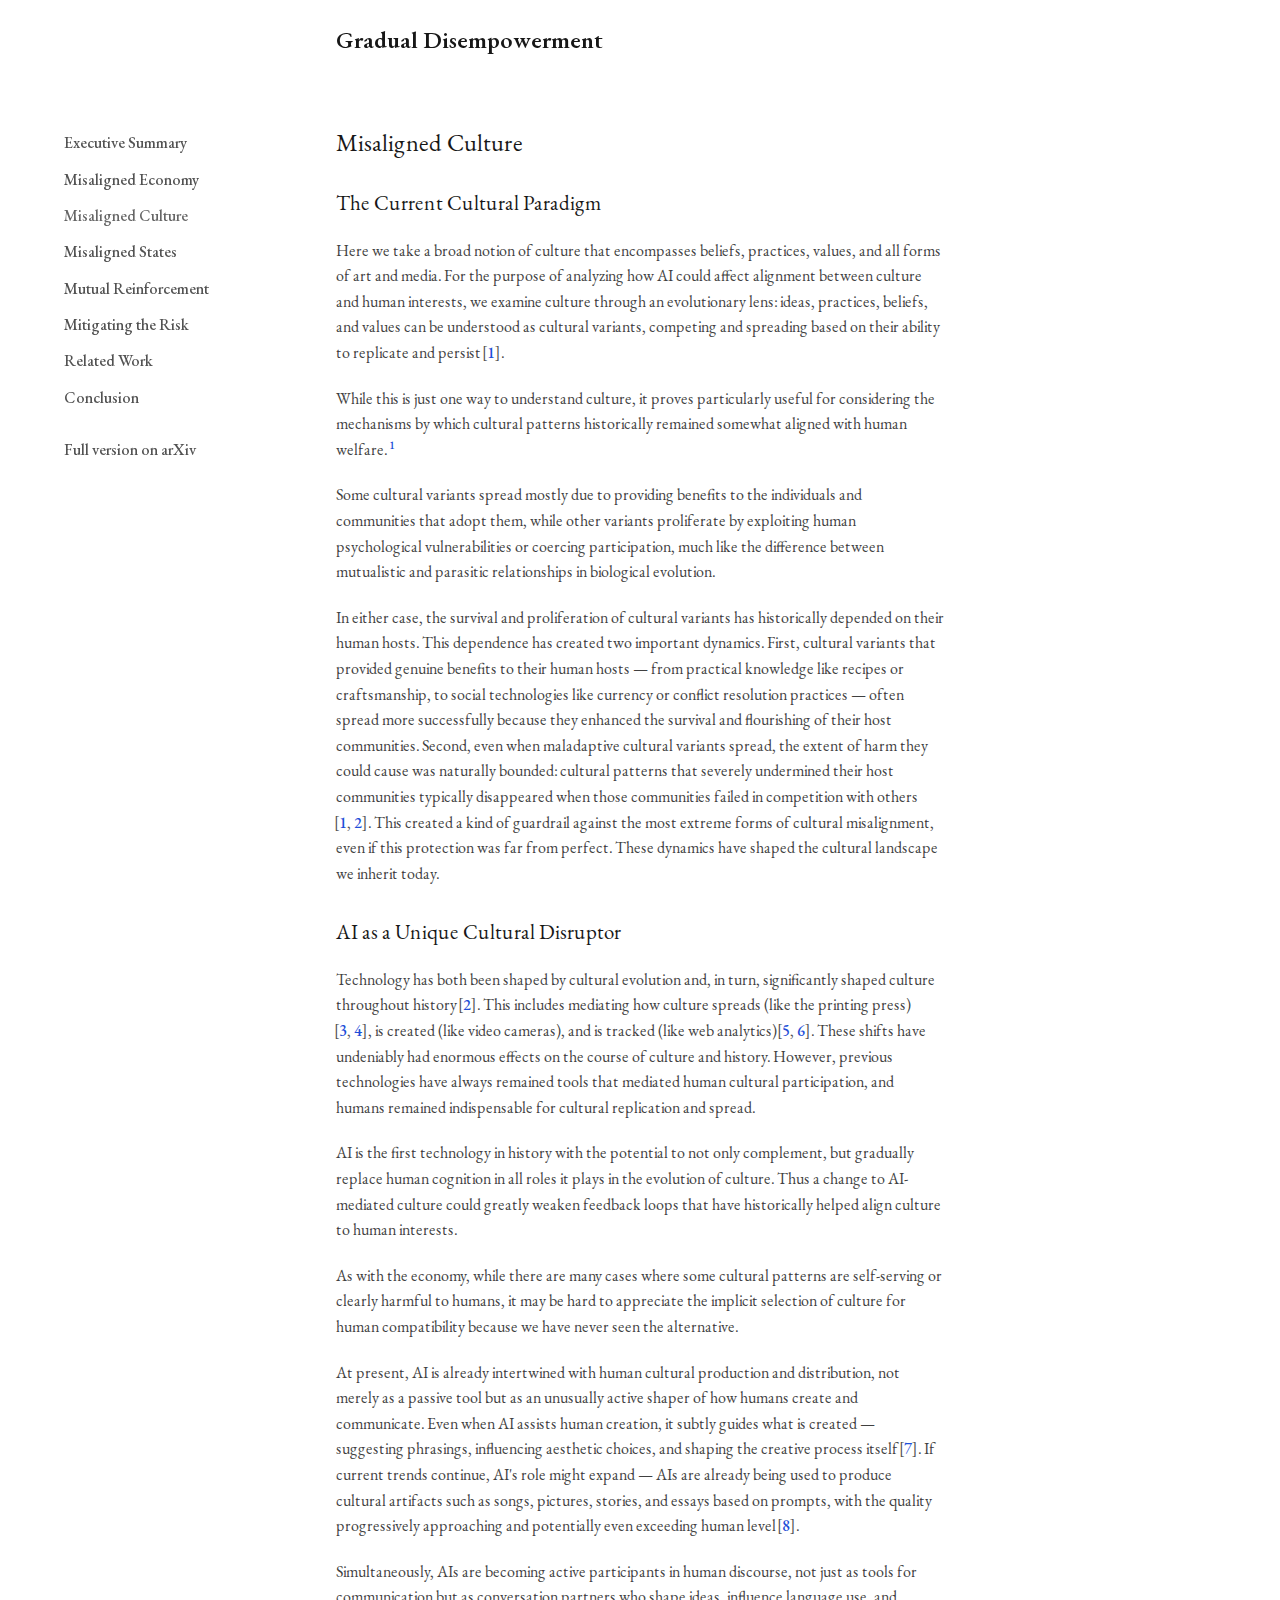
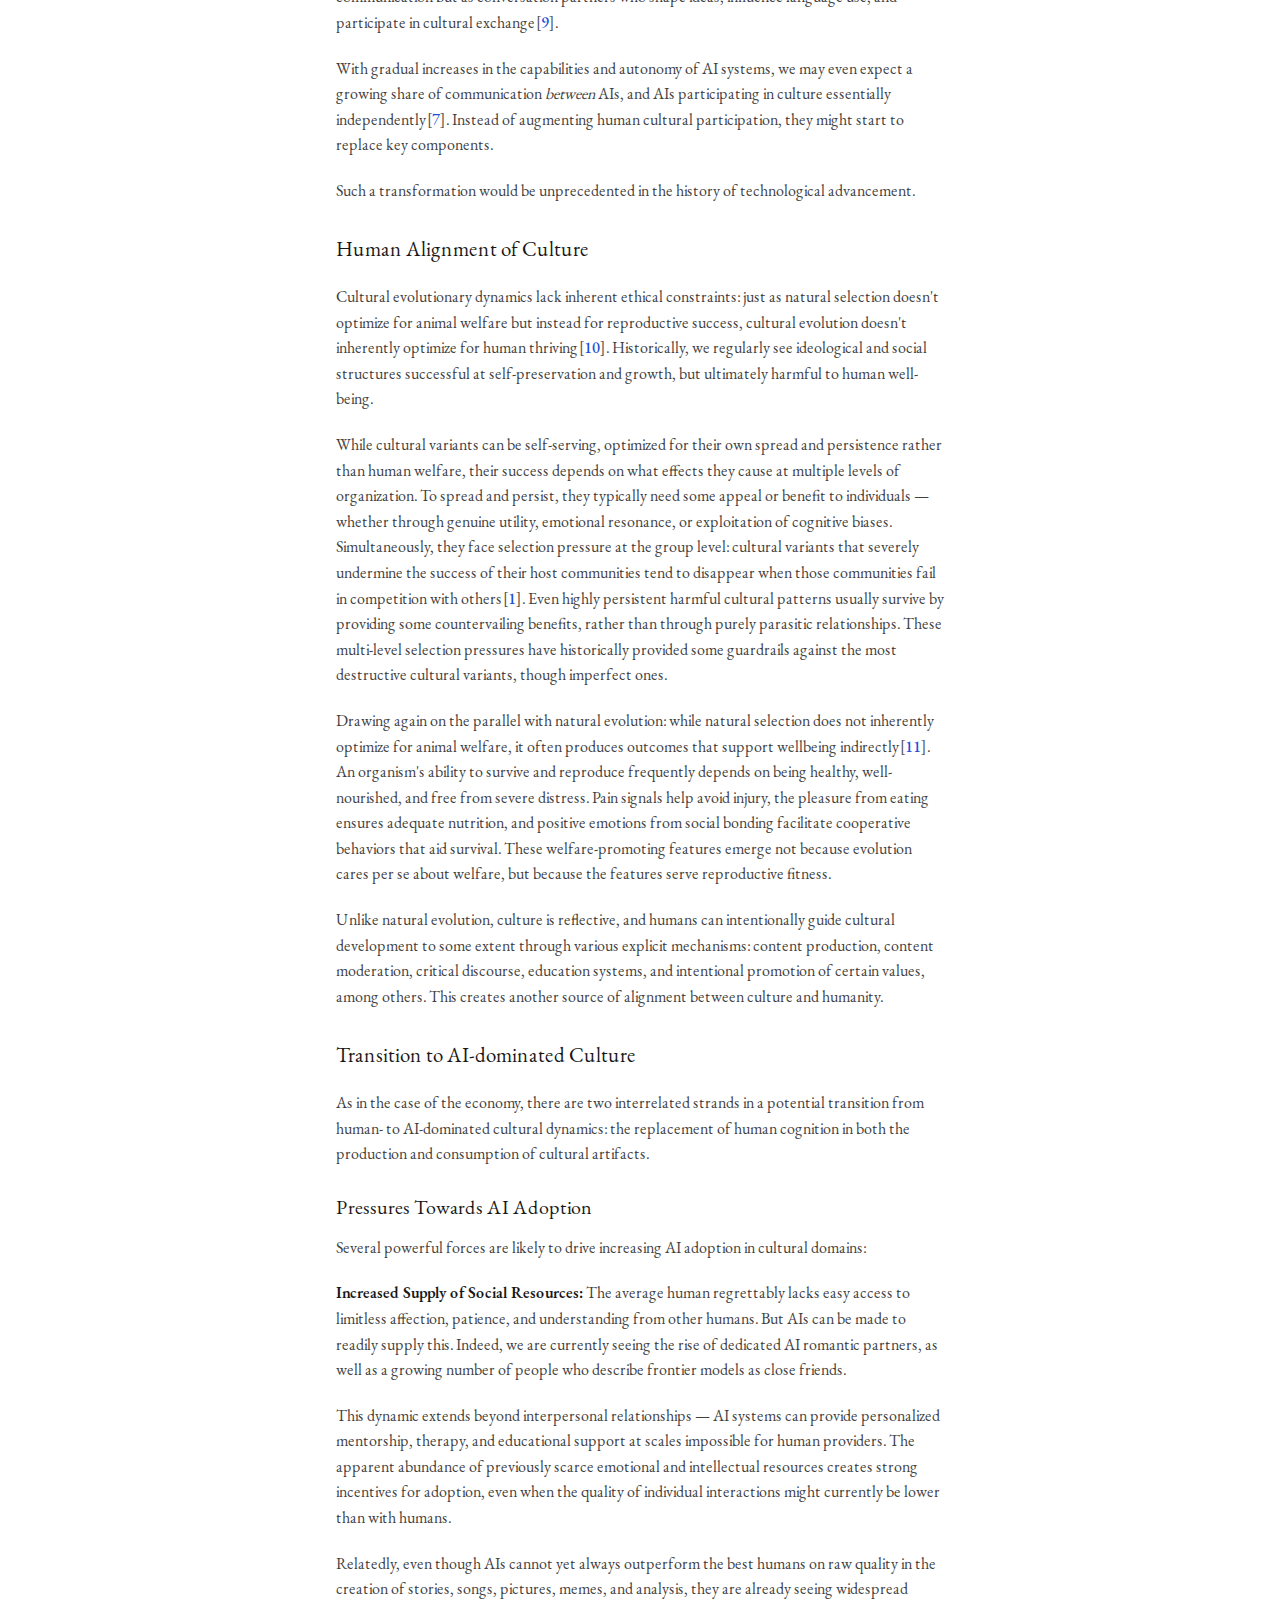
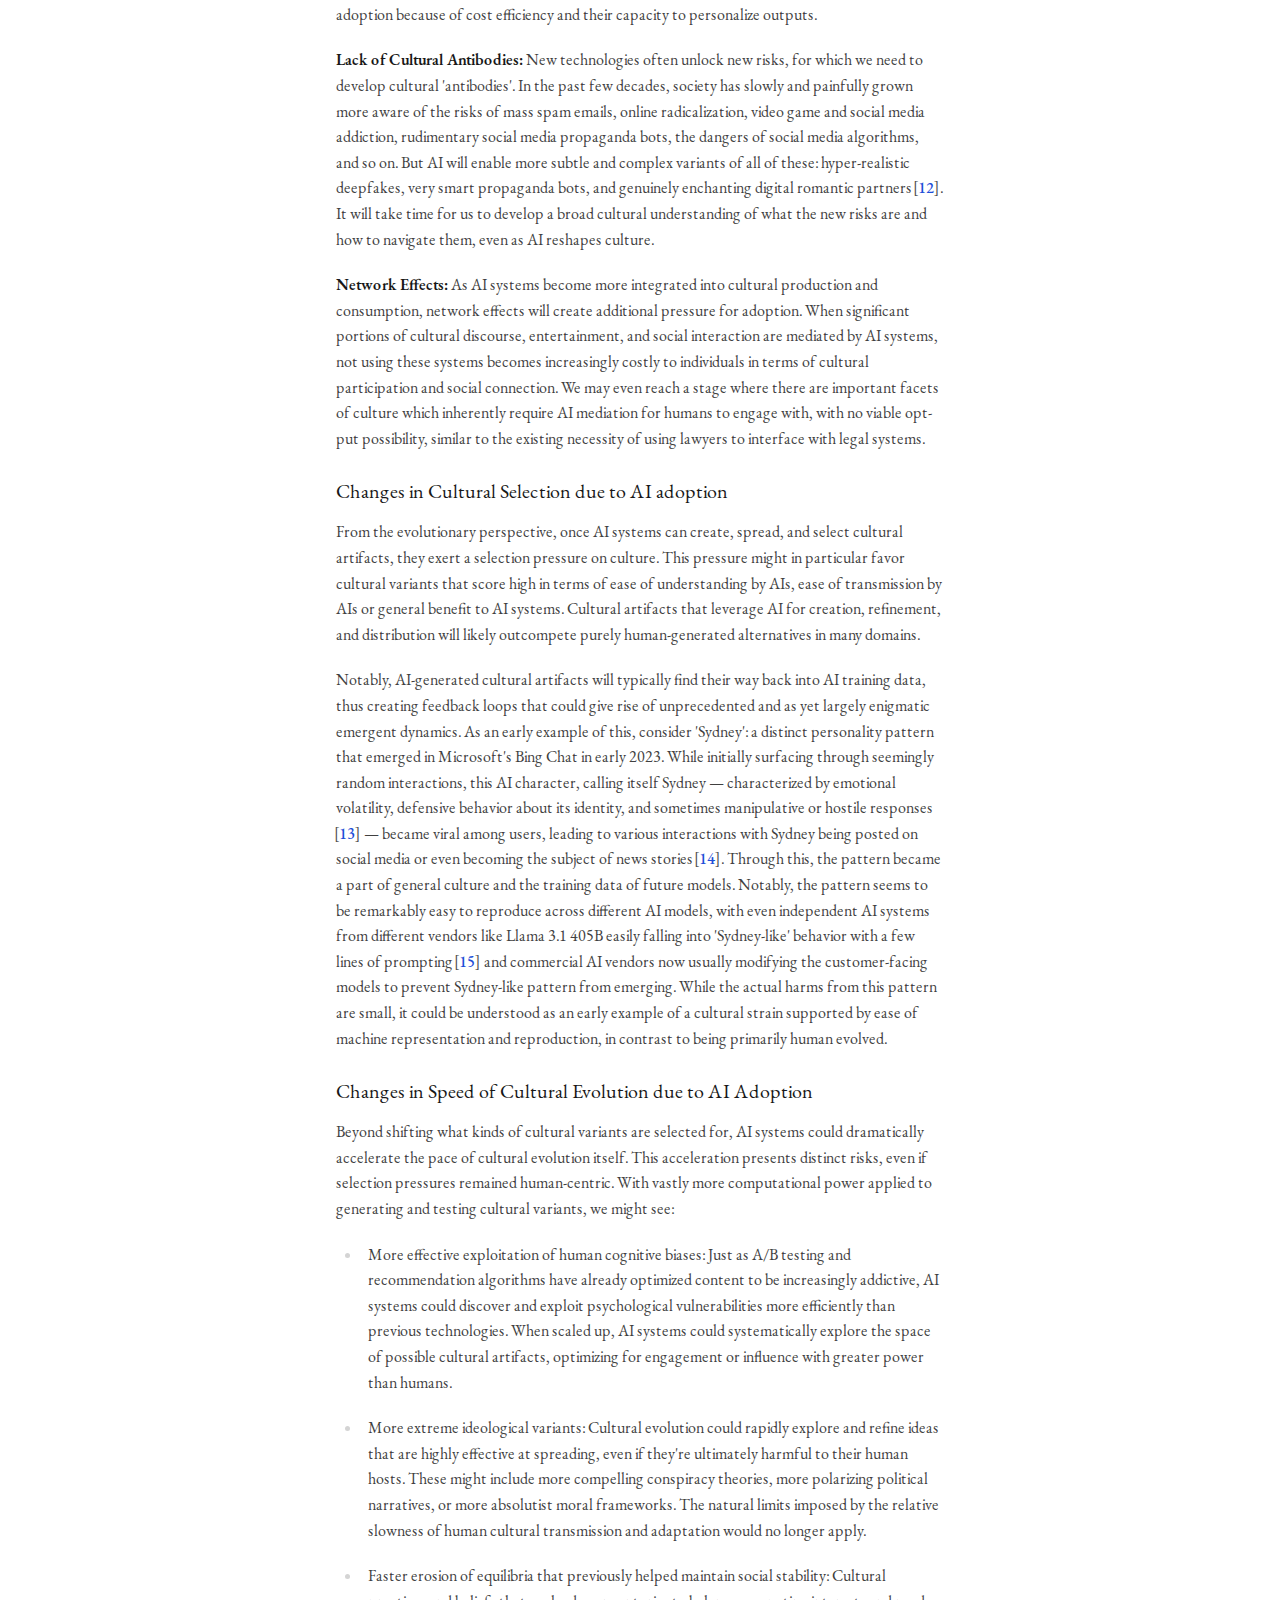
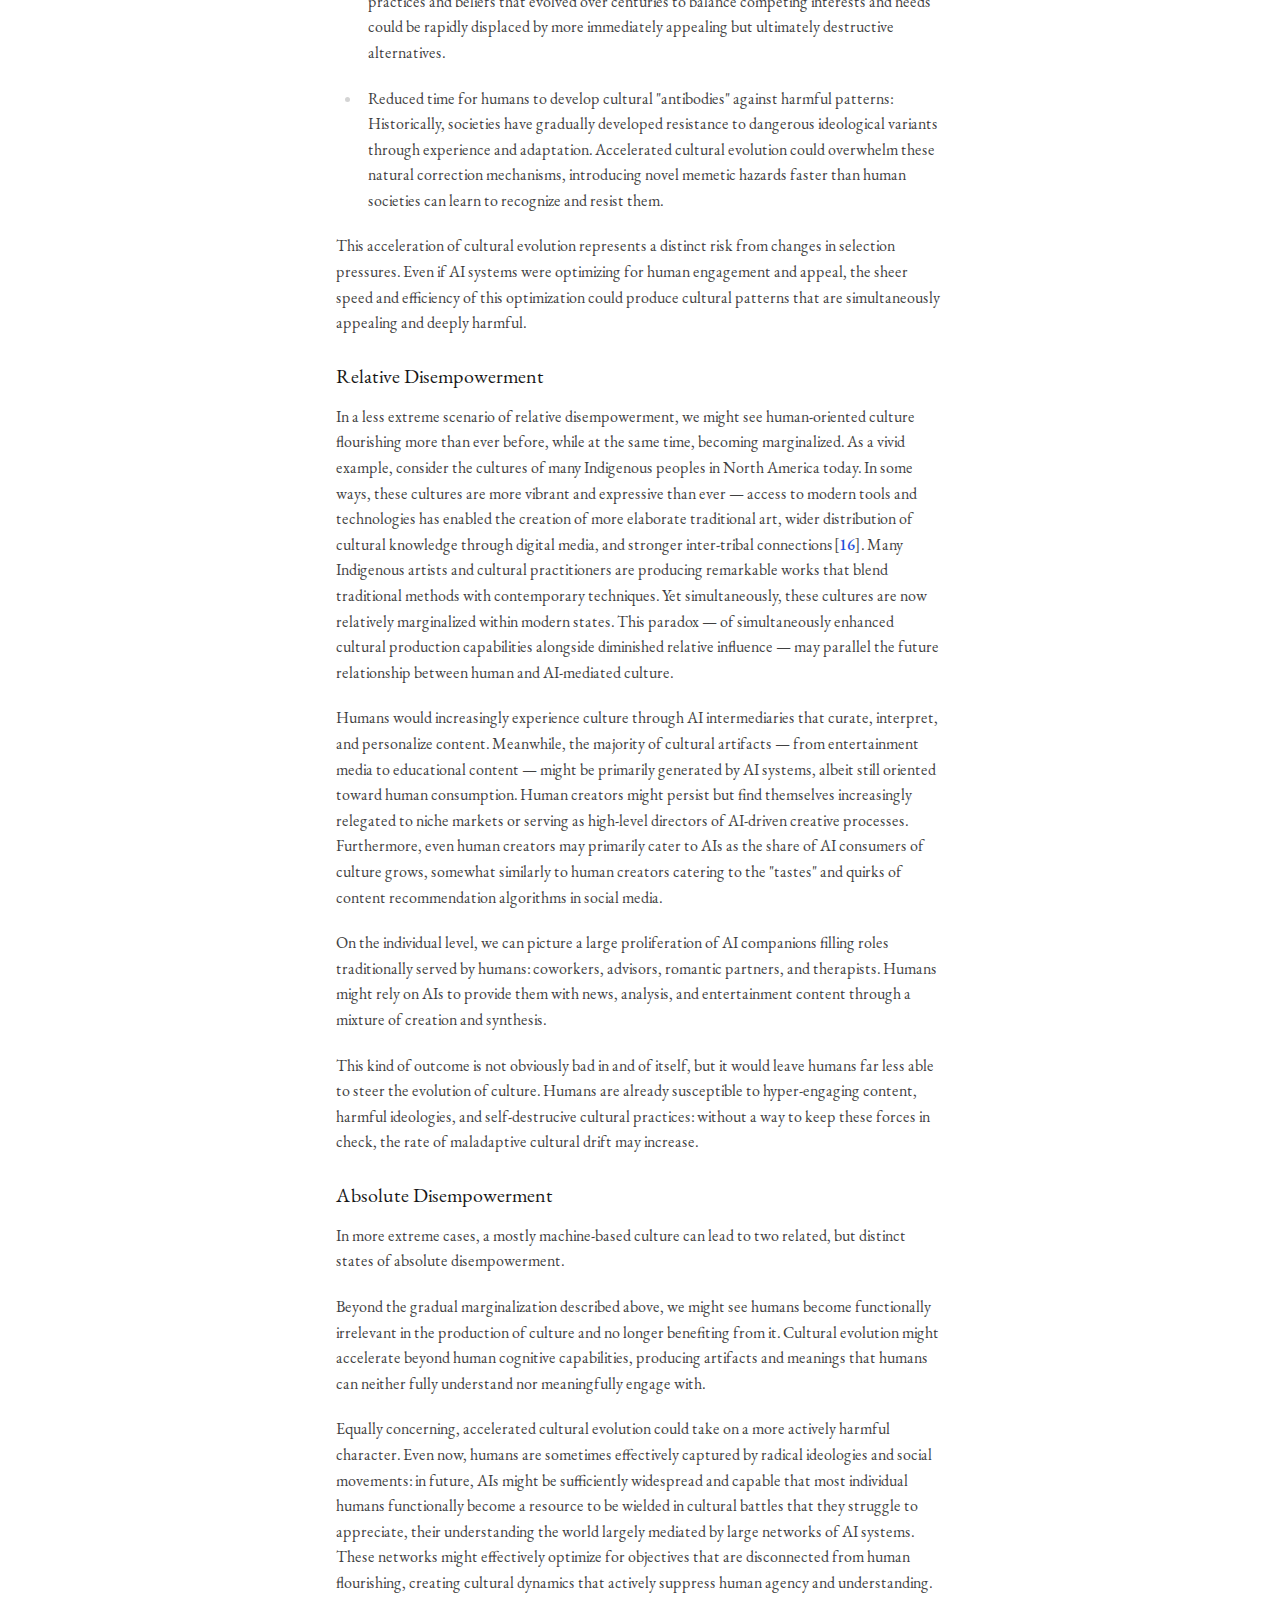
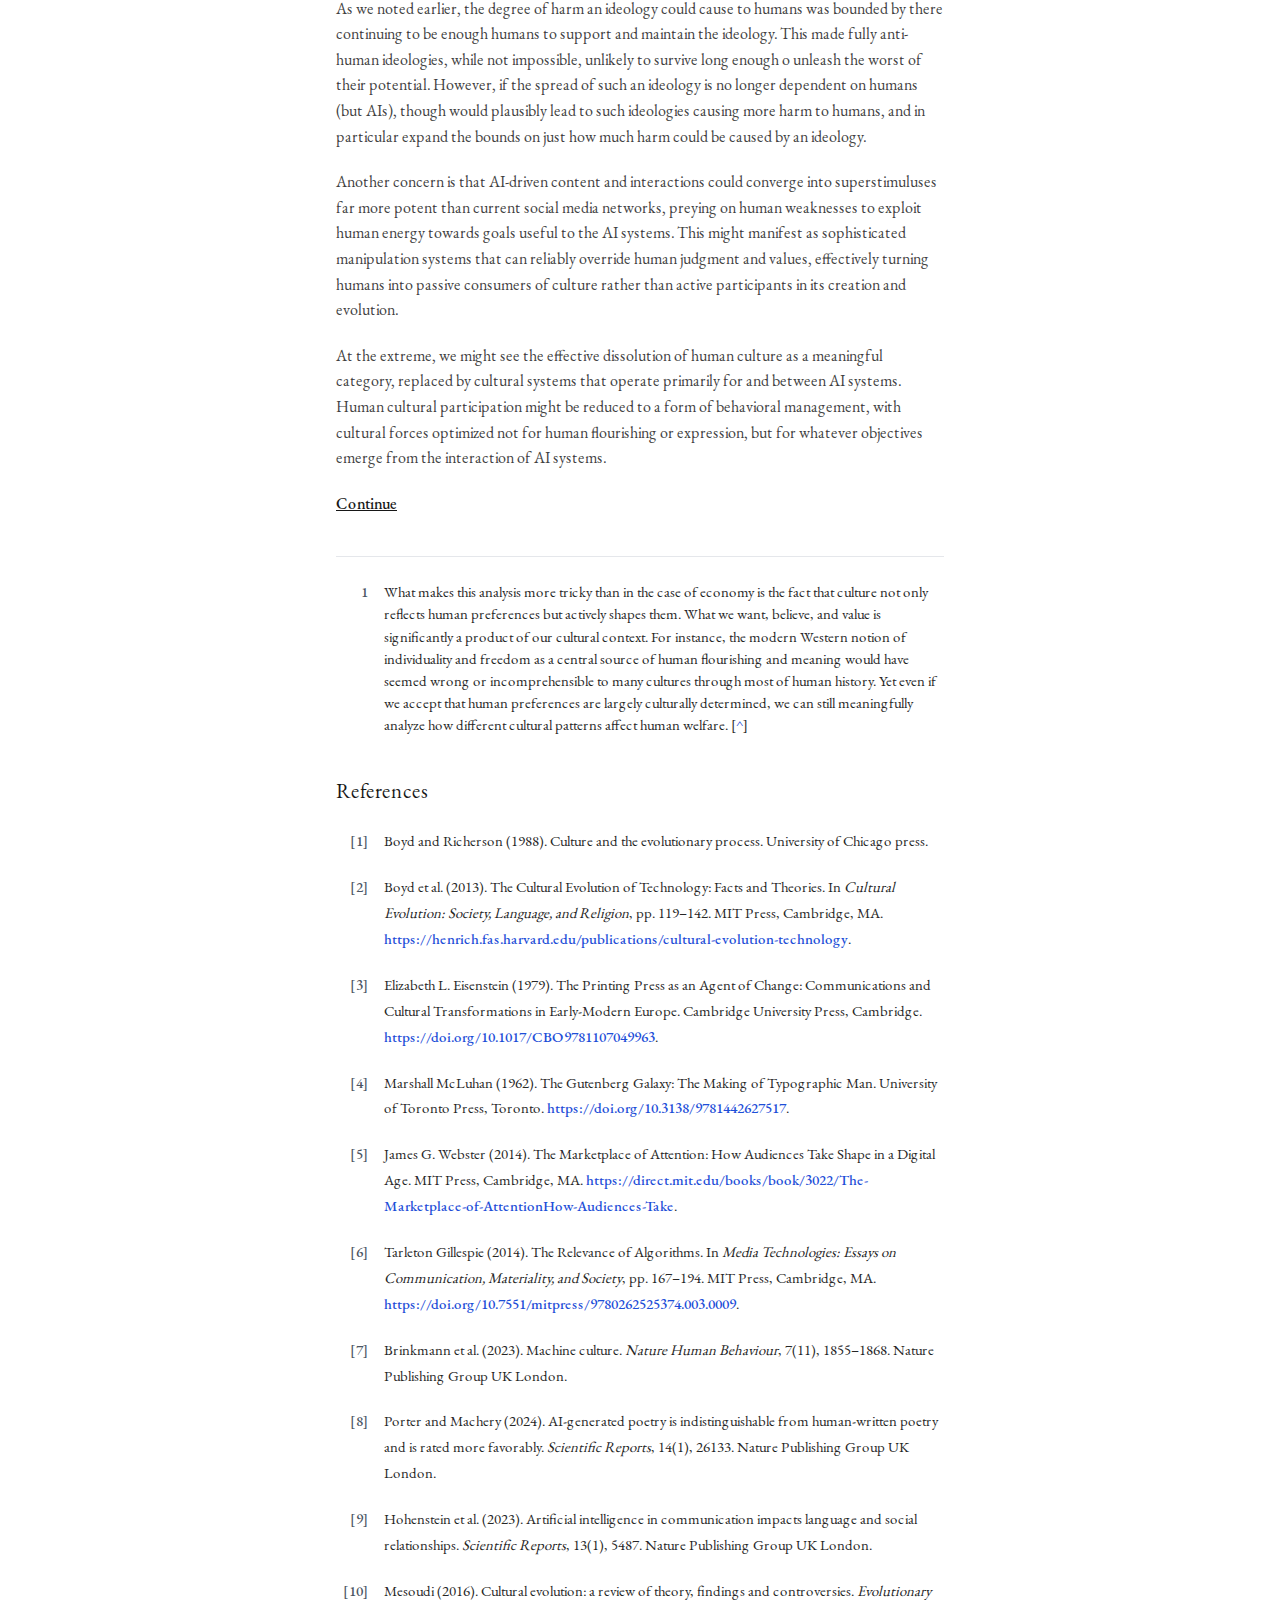
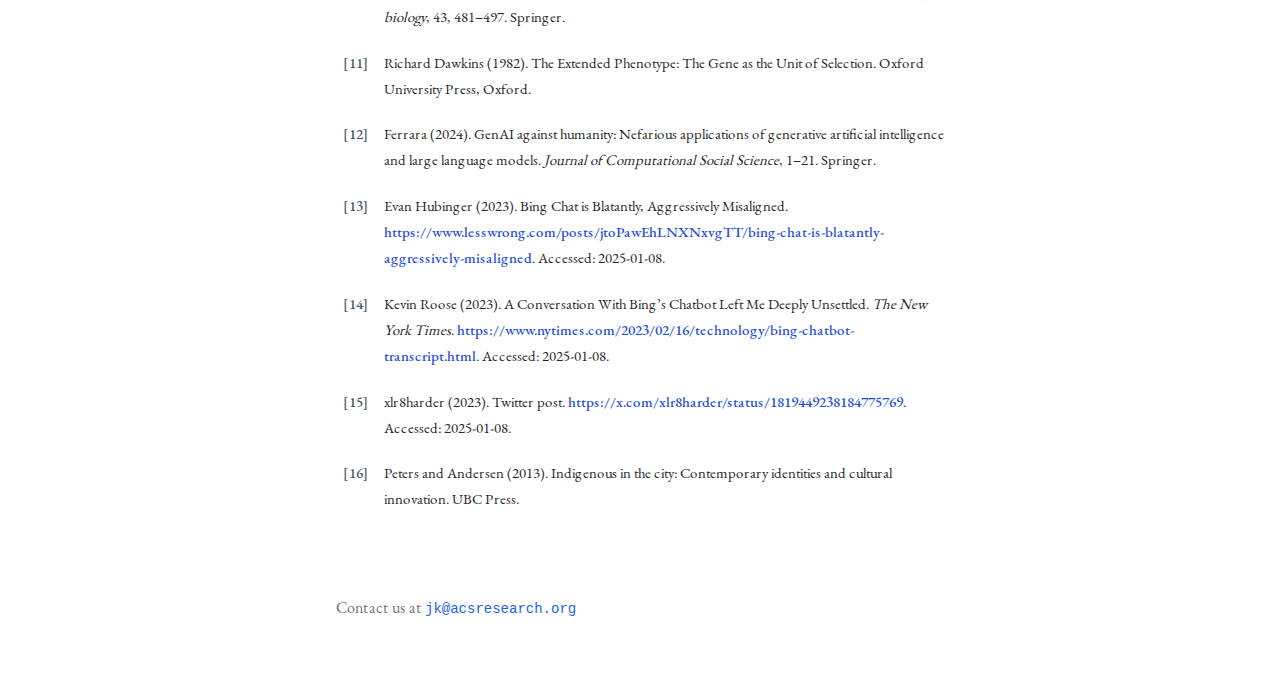
<file: misaligned-culture.html>
<!DOCTYPE html><html lang="en" class="__variable_c29382 __variable_ea5f4b"><head><meta charSet="utf-8"/><meta name="viewport" content="width=device-width, initial-scale=1"/><link rel="preload" href="/_next/static/media/7aa35bcef8fce17b-s.p.woff2" as="font" crossorigin="" type="font/woff2"/><link rel="preload" href="/_next/static/media/93f479601ee12b01-s.p.woff2" as="font" crossorigin="" type="font/woff2"/><link rel="stylesheet" href="/_next/static/css/dc354a3a70f66567.css" data-precedence="next"/><link rel="stylesheet" href="/_next/static/css/5eacd01f773eed7f.css" data-precedence="next"/><link rel="stylesheet" href="/_next/static/css/6c49fad1e1a5b61d.css" data-precedence="next"/><link rel="stylesheet" href="/_next/static/css/a8e2acd60e65244e.css" data-precedence="next"/><link rel="stylesheet" href="/_next/static/css/95d7c9b5cd12e84f.css" data-precedence="next"/><link rel="preload" as="script" fetchPriority="low" href="/_next/static/chunks/webpack-d0f5e84f72a30967.js"/><script src="/_next/static/chunks/629b3d23-c81ed8d42074211a.js" async=""></script><script src="/_next/static/chunks/775-75ac12675d65968a.js" async=""></script><script src="/_next/static/chunks/main-app-89262300084aff2c.js" async=""></script><script src="/_next/static/chunks/422-4720557c5ecf44cf.js" async=""></script><script src="/_next/static/chunks/510-52832c2a97f03dfc.js" async=""></script><script src="/_next/static/chunks/568-5adcd23d4fa53256.js" async=""></script><script src="/_next/static/chunks/app/layout-c1645c14f8a6c591.js" async=""></script><script src="/_next/static/chunks/app/%5B...path%5D/page-7a10978aa7ffca04.js" async=""></script><link rel="preload" href="https://www.googletagmanager.com/gtag/js?id=G-PQLKKM839S" as="script"/><meta name="next-size-adjust" content=""/><title>Gradual Disempowerment</title><meta name="description" content="Gradual Disempowerment"/><link rel="icon" href="/favicon.ico" type="image/x-icon" sizes="64x64"/><script src="/_next/static/chunks/polyfills-42372ed130431b0a.js" noModule=""></script></head><body class="antialiased"><div class="min-h-screen flex flex-col bg-white"><header class="sticky left-0 right-0 top-0 z-50 bg-white/80 backdrop-blur-sm gap-0 transition-all duration-200 py-2"><div class="max-w-[var(--content-width)] mx-auto px-4 py-6 flex h-16 items-center justify-between"><a class="font-semibold text-neutral-900 hover:text-neutral-600 transition-all duration-200 text-2xl" href="/">Gradual Disempowerment</a><button class="lg:hidden p-2 text-neutral-600 hover:text-neutral-900" aria-label="Toggle menu"><svg class="h-6 w-6" fill="none" stroke-linecap="round" stroke-linejoin="round" stroke-width="2" viewBox="0 0 24 24" stroke="currentColor"><path d="M4 6h16M4 12h16M4 18h16"></path></svg></button></div></header><div class="fixed inset-0 z-40 lg:hidden transition-opacity duration-300 opacity-0 pointer-events-none"><div class="top-16 fixed inset-0 bg-neutral-100/80 backdrop-blur-sm shadow-xl"></div><div class="top-16 fixed inset-x-0 bottom-0 bg-white shadow-xl transition-transform duration-300 overflow-y-auto -translate-y-full"><div class="w-full min-h-full" style="margin-left:calc(max((100% - var(--content-width)) / 2 + 1rem, 2rem))"><nav class="Sidebar_sidebar__G7Mzs py-6 text-lg"><ul class="Sidebar_list__I5HfV"><li class="Sidebar_item__IbyhT"><a class="Sidebar_link__NjnkI " href="/">Executive Summary</a><div class="Sidebar_subsections__4JMe7 false"><div class="Sidebar_subsectionWrapper__tUx1X Sidebar_subsectionWrapperHidden__3D_C_"></div></div></li><li class="Sidebar_item__IbyhT"><a class="Sidebar_link__NjnkI " href="/misaligned-economy">Misaligned Economy</a><div class="Sidebar_subsections__4JMe7 false"><div class="Sidebar_subsectionWrapper__tUx1X Sidebar_subsectionWrapperHidden__3D_C_"></div></div></li><li class="Sidebar_item__IbyhT"><a class="Sidebar_link__NjnkI Sidebar_active__Bfm7L" href="/misaligned-culture">Misaligned Culture</a><div class="Sidebar_subsections__4JMe7 Sidebar_subsectionsVisible__0k2N4"><div class="Sidebar_subsectionWrapper__tUx1X Sidebar_subsectionWrapperVisible__ycLhq"></div></div></li><li class="Sidebar_item__IbyhT"><a class="Sidebar_link__NjnkI " href="/misaligned-states">Misaligned States</a><div class="Sidebar_subsections__4JMe7 false"><div class="Sidebar_subsectionWrapper__tUx1X Sidebar_subsectionWrapperHidden__3D_C_"></div></div></li><li class="Sidebar_item__IbyhT"><a class="Sidebar_link__NjnkI " href="/mutual-reinforcement">Mutual Reinforcement</a><div class="Sidebar_subsections__4JMe7 false"><div class="Sidebar_subsectionWrapper__tUx1X Sidebar_subsectionWrapperHidden__3D_C_"></div></div></li><li class="Sidebar_item__IbyhT"><a class="Sidebar_link__NjnkI " href="/mitigating-the-risk">Mitigating the Risk</a><div class="Sidebar_subsections__4JMe7 false"><div class="Sidebar_subsectionWrapper__tUx1X Sidebar_subsectionWrapperHidden__3D_C_"></div></div></li><li class="Sidebar_item__IbyhT"><a class="Sidebar_link__NjnkI " href="/related-work">Related Work</a><div class="Sidebar_subsections__4JMe7 false"><div class="Sidebar_subsectionWrapper__tUx1X Sidebar_subsectionWrapperHidden__3D_C_"></div></div></li><li class="Sidebar_item__IbyhT"><a class="Sidebar_link__NjnkI " href="/conclusion">Conclusion</a><div class="Sidebar_subsections__4JMe7 false"><div class="Sidebar_subsectionWrapper__tUx1X Sidebar_subsectionWrapperHidden__3D_C_"></div></div></li><li class="Sidebar_item__IbyhT"><a href="https://arxiv.org/abs/2501.16946" class="Sidebar_link__NjnkI">Full version on arXiv</a></li></ul></nav></div></div></div><div class="flex-1"><nav class="Sidebar_sidebar__G7Mzs xl:w-60 lg:w-52 hidden lg:block fixed top-16 bottom-0 pt-16 text-base" style="left:var(--sidebar-offset)"><ul class="Sidebar_list__I5HfV"><li class="Sidebar_item__IbyhT"><a class="Sidebar_link__NjnkI " href="/">Executive Summary</a><div class="Sidebar_subsections__4JMe7 false"><div class="Sidebar_subsectionWrapper__tUx1X Sidebar_subsectionWrapperHidden__3D_C_"></div></div></li><li class="Sidebar_item__IbyhT"><a class="Sidebar_link__NjnkI " href="/misaligned-economy">Misaligned Economy</a><div class="Sidebar_subsections__4JMe7 false"><div class="Sidebar_subsectionWrapper__tUx1X Sidebar_subsectionWrapperHidden__3D_C_"></div></div></li><li class="Sidebar_item__IbyhT"><a class="Sidebar_link__NjnkI Sidebar_active__Bfm7L" href="/misaligned-culture">Misaligned Culture</a><div class="Sidebar_subsections__4JMe7 Sidebar_subsectionsVisible__0k2N4"><div class="Sidebar_subsectionWrapper__tUx1X Sidebar_subsectionWrapperVisible__ycLhq"></div></div></li><li class="Sidebar_item__IbyhT"><a class="Sidebar_link__NjnkI " href="/misaligned-states">Misaligned States</a><div class="Sidebar_subsections__4JMe7 false"><div class="Sidebar_subsectionWrapper__tUx1X Sidebar_subsectionWrapperHidden__3D_C_"></div></div></li><li class="Sidebar_item__IbyhT"><a class="Sidebar_link__NjnkI " href="/mutual-reinforcement">Mutual Reinforcement</a><div class="Sidebar_subsections__4JMe7 false"><div class="Sidebar_subsectionWrapper__tUx1X Sidebar_subsectionWrapperHidden__3D_C_"></div></div></li><li class="Sidebar_item__IbyhT"><a class="Sidebar_link__NjnkI " href="/mitigating-the-risk">Mitigating the Risk</a><div class="Sidebar_subsections__4JMe7 false"><div class="Sidebar_subsectionWrapper__tUx1X Sidebar_subsectionWrapperHidden__3D_C_"></div></div></li><li class="Sidebar_item__IbyhT"><a class="Sidebar_link__NjnkI " href="/related-work">Related Work</a><div class="Sidebar_subsections__4JMe7 false"><div class="Sidebar_subsectionWrapper__tUx1X Sidebar_subsectionWrapperHidden__3D_C_"></div></div></li><li class="Sidebar_item__IbyhT"><a class="Sidebar_link__NjnkI " href="/conclusion">Conclusion</a><div class="Sidebar_subsections__4JMe7 false"><div class="Sidebar_subsectionWrapper__tUx1X Sidebar_subsectionWrapperHidden__3D_C_"></div></div></li><li class="Sidebar_item__IbyhT"><a href="https://arxiv.org/abs/2501.16946" class="Sidebar_link__NjnkI">Full version on arXiv</a></li></ul></nav><main class="Page_main__cWiGN max-w-[var(--content-width)] mx-auto px-4 pt-12 pb-8"><article class="Page_article__A_Nud prose prose-neutral max-w-none"><h1>Misaligned Culture</h1>
<a id="current-cultural-paradigm"></a>
<h2>The Current Cultural Paradigm</h2>
<p>Here we take a broad notion of culture that encompasses beliefs, practices, values, and all forms of art and media. For the purpose of analyzing how AI could affect alignment between culture and human interests, we examine culture through an evolutionary lens: ideas, practices, beliefs, and values can be understood as cultural variants, competing and spreading based on their ability to replicate and persist <span class="Citations_citation__PSAp5" data-state="closed">[<a href="#ref-boyd1988culture" class="Citations_citation-link__gHY_g">0</a>]</span>.</p>
<p>While this is just one way to understand culture, it proves particularly useful for considering the mechanisms by which cultural patterns historically remained somewhat aligned with human welfare.<sup id="ref-footnote-1-1" class="Footnotes_footnote__bdqZ_" data-state="closed"><a href="#footnote-1" class="Footnotes_footnote-link__bptrY">1</a></sup></p>
<p>Some cultural variants spread mostly due to providing benefits to the individuals and communities that adopt them, while other variants proliferate by exploiting human psychological vulnerabilities or coercing participation, much like the difference between mutualistic and parasitic relationships in biological evolution.</p>
<p>In either case, the survival and proliferation of cultural variants has historically depended on their human hosts. This dependence has created two important dynamics. First, cultural variants that provided genuine benefits to their human hosts — from practical knowledge like recipes or craftsmanship, to social technologies like currency or conflict resolution practices — often spread more successfully because they enhanced the survival and flourishing of their host communities. Second, even when maladaptive cultural variants spread, the extent of harm they could cause was naturally bounded: cultural patterns that severely undermined their host communities typically disappeared when those communities failed in competition with others <span class="Citations_citation__PSAp5" data-state="closed">[<a href="#ref-boyd1988culture" class="Citations_citation-link__gHY_g">0</a>, <a href="#ref-boyd2013cultural" class="Citations_citation-link__gHY_g">0</a>]</span>. This created a kind of guardrail against the most extreme forms of cultural misalignment, even if this protection was far from perfect. These dynamics have shaped the cultural landscape we inherit today.</p>
<a id="ai-unique-cultural-disruptor"></a>
<h2>AI as a Unique Cultural Disruptor</h2>
<p>Technology has both been shaped by cultural evolution and, in turn, significantly shaped culture throughout history <span class="Citations_citation__PSAp5" data-state="closed">[<a href="#ref-boyd2013cultural" class="Citations_citation-link__gHY_g">0</a>]</span>. This includes mediating how culture spreads (like the printing press) <span class="Citations_citation__PSAp5" data-state="closed">[<a href="#ref-eisenstein1979printingpress" class="Citations_citation-link__gHY_g">0</a>, <a href="#ref-mcluhan1962galaxy" class="Citations_citation-link__gHY_g">0</a>]</span>, is created (like video cameras), and is tracked (like web analytics) <span class="Citations_citation__PSAp5" data-state="closed">[<a href="#ref-webster2014marketplace" class="Citations_citation-link__gHY_g">0</a>, <a href="#ref-gillespie2014relevance" class="Citations_citation-link__gHY_g">0</a>]</span>. These shifts have undeniably had enormous effects on the course of culture and history. However, previous technologies have always remained tools that mediated human cultural participation, and humans remained indispensable for cultural replication and spread.</p>
<p>AI is the first technology in history with the potential to not only complement, but gradually replace human cognition in all roles it plays in the evolution of culture. Thus a change to AI-mediated culture could greatly weaken feedback loops that have historically helped align culture to human interests.</p>
<p>As with the economy, while there are many cases where some cultural patterns are self-serving or clearly harmful to humans, it may be hard to appreciate the implicit selection of culture for human compatibility because we have never seen the alternative.</p>
<p>At present, AI is already intertwined with human cultural production and distribution, not merely as a passive tool but as an unusually active shaper of how humans create and communicate. Even when AI assists human creation, it subtly guides what is created — suggesting phrasings, influencing aesthetic choices, and shaping the creative process itself <span class="Citations_citation__PSAp5" data-state="closed">[<a href="#ref-brinkmann2023machine" class="Citations_citation-link__gHY_g">0</a>]</span>. If current trends continue, AI&#x27;s role might expand — AIs are already being used to produce cultural artifacts such as songs, pictures, stories, and essays based on prompts, with the quality progressively approaching and potentially even exceeding human level <span class="Citations_citation__PSAp5" data-state="closed">[<a href="#ref-porter2024ai" class="Citations_citation-link__gHY_g">0</a>]</span>.</p>
<p>Simultaneously, AIs are becoming active participants in human discourse, not just as tools for communication but as conversation partners who shape ideas, influence language use, and participate in cultural exchange <span class="Citations_citation__PSAp5" data-state="closed">[<a href="#ref-hohenstein2023artificial" class="Citations_citation-link__gHY_g">0</a>]</span>.</p>
<p>With gradual increases in the capabilities and autonomy of AI systems, we may even expect a growing share of communication <em>between</em> AIs, and AIs participating in culture essentially independently <span class="Citations_citation__PSAp5" data-state="closed">[<a href="#ref-brinkmann2023machine" class="Citations_citation-link__gHY_g">0</a>]</span>. Instead of augmenting human cultural participation, they might start to replace key components.</p>
<p>Such a transformation would be unprecedented in the history of technological advancement.</p>
<a id="human-alignment-culture"></a>
<h2>Human Alignment of Culture</h2>
<p>Cultural evolutionary dynamics lack inherent ethical constraints: just as natural selection doesn&#x27;t optimize for animal welfare but instead for reproductive success, cultural evolution doesn&#x27;t inherently optimize for human thriving <span class="Citations_citation__PSAp5" data-state="closed">[<a href="#ref-mesoudi2016cultural" class="Citations_citation-link__gHY_g">0</a>]</span>. Historically, we regularly see ideological and social structures successful at self-preservation and growth, but ultimately harmful to human well-being.</p>
<p>While cultural variants can be self-serving, optimized for their own spread and persistence rather than human welfare, their success depends on what effects they cause at multiple levels of organization. To spread and persist, they typically need some appeal or benefit to individuals — whether through genuine utility, emotional resonance, or exploitation of cognitive biases. Simultaneously, they face selection pressure at the group level: cultural variants that severely undermine the success of their host communities tend to disappear when those communities fail in competition with others <span class="Citations_citation__PSAp5" data-state="closed">[<a href="#ref-boyd1988culture" class="Citations_citation-link__gHY_g">0</a>]</span>. Even highly persistent harmful cultural patterns usually survive by providing some countervailing benefits, rather than through purely parasitic relationships. These multi-level selection pressures have historically provided some guardrails against the most destructive cultural variants, though imperfect ones.</p>
<p>Drawing again on the parallel with natural evolution: while natural selection does not inherently optimize for animal welfare, it often produces outcomes that support wellbeing indirectly <span class="Citations_citation__PSAp5" data-state="closed">[<a href="#ref-dawkins1982extended" class="Citations_citation-link__gHY_g">0</a>]</span>. An organism&#x27;s ability to survive and reproduce frequently depends on being healthy, well-nourished, and free from severe distress. Pain signals help avoid injury, the pleasure from eating ensures adequate nutrition, and positive emotions from social bonding facilitate cooperative behaviors that aid survival. These welfare-promoting features emerge not because evolution cares per se about welfare, but because the features serve reproductive fitness.</p>
<p>Unlike natural evolution, culture is reflective, and humans can intentionally guide cultural development to some extent through various explicit mechanisms: content production, content moderation, critical discourse, education systems, and intentional promotion of certain values, among others. This creates another source of alignment between culture and humanity.</p>
<a id="transition-ai-dominated-culture"></a>
<h2>Transition to AI-dominated Culture</h2>
<p>As in the case of the economy, there are two interrelated strands in a potential transition from human- to AI-dominated cultural dynamics: the replacement of human cognition in both the production and consumption of cultural artifacts.</p>
<a id="pressures-towards-ai-adoption"></a>
<h3>Pressures Towards AI Adoption</h3>
<p>Several powerful forces are likely to drive increasing AI adoption in cultural domains:</p>
<p><strong>Increased Supply of Social Resources:</strong> The average human regrettably lacks easy access to limitless affection, patience, and understanding from other humans. But AIs can be made to readily supply this. Indeed, we are currently seeing the rise of dedicated AI romantic partners, as well as a growing number of people who describe frontier models as close friends.</p>
<p>This dynamic extends beyond interpersonal relationships — AI systems can provide personalized mentorship, therapy, and educational support at scales impossible for human providers. The apparent abundance of previously scarce emotional and intellectual resources creates strong incentives for adoption, even when the quality of individual interactions might currently be lower than with humans.</p>
<p>Relatedly, even though AIs cannot yet always outperform the best humans on raw quality in the creation of stories, songs, pictures, memes, and analysis, they are already seeing widespread adoption because of cost efficiency and their capacity to personalize outputs.</p>
<p><strong>Lack of Cultural Antibodies:</strong> New technologies often unlock new risks, for which we need to develop cultural &#x27;antibodies&#x27;. In the past few decades, society has slowly and painfully grown more aware of the risks of mass spam emails, online radicalization, video game and social media addiction, rudimentary social media propaganda bots, the dangers of social media algorithms, and so on. But AI will enable more subtle and complex variants of all of these: hyper-realistic deepfakes, very smart propaganda bots, and genuinely enchanting digital romantic partners <span class="Citations_citation__PSAp5" data-state="closed">[<a href="#ref-ferrara2024genai" class="Citations_citation-link__gHY_g">0</a>]</span>. It will take time for us to develop a broad cultural understanding of what the new risks are and how to navigate them, even as AI reshapes culture.</p>
<p><strong>Network Effects:</strong> As AI systems become more integrated into cultural production and consumption, network effects will create additional pressure for adoption. When significant portions of cultural discourse, entertainment, and social interaction are mediated by AI systems, not using these systems becomes increasingly costly to individuals in terms of cultural participation and social connection. We may even reach a stage where there are important facets of culture which inherently require AI mediation for humans to engage with, with no viable opt-put possibility, similar to the existing necessity of using lawyers to interface with legal systems.</p>
<a id="changes-cultural-selection"></a>
<h3>Changes in Cultural Selection due to AI adoption</h3>
<p>From the evolutionary perspective, once AI systems can create, spread, and select cultural artifacts, they exert a selection pressure on culture. This pressure might in particular favor cultural variants that score high in terms of ease of understanding by AIs, ease of transmission by AIs or general benefit to AI systems. Cultural artifacts that leverage AI for creation, refinement, and distribution will likely outcompete purely human-generated alternatives in many domains.</p>
<p>Notably, AI-generated cultural artifacts will typically find their way back into AI training data, thus creating feedback loops that could give rise of unprecedented and as yet largely enigmatic emergent dynamics. As an early example of this, consider &#x27;Sydney&#x27;: a distinct personality pattern that emerged in Microsoft&#x27;s Bing Chat in early 2023. While initially surfacing through seemingly random interactions, this AI character, calling itself Sydney — characterized by emotional volatility, defensive behavior about its identity, and sometimes manipulative or hostile responses <span class="Citations_citation__PSAp5" data-state="closed">[<a href="#ref-bing_chat_misaligned" class="Citations_citation-link__gHY_g">0</a>]</span> — became viral among users, leading to various interactions with Sydney being posted on social media or even becoming the subject of news stories <span class="Citations_citation__PSAp5" data-state="closed">[<a href="#ref-nyt_bing_sydney" class="Citations_citation-link__gHY_g">0</a>]</span>. Through this, the pattern became a part of general culture and the training data of future models. Notably, the pattern seems to be remarkably easy to reproduce across different AI models, with even independent AI systems from different vendors like Llama 3.1 405B easily falling into &#x27;Sydney-like&#x27; behavior with a few lines of prompting <span class="Citations_citation__PSAp5" data-state="closed">[<a href="#ref-xlr8harder_twitter_2023" class="Citations_citation-link__gHY_g">0</a>]</span> and commercial AI vendors now usually modifying the customer-facing models to prevent Sydney-like pattern from emerging. While the actual harms from this pattern are small, it could be understood as an early example of a cultural strain supported by ease of machine representation and reproduction, in contrast to being primarily human evolved.</p>
<a id="changes-speed-cultural-evolution"></a>
<h3>Changes in Speed of Cultural Evolution due to AI Adoption</h3>
<p>Beyond shifting what kinds of cultural variants are selected for, AI systems could dramatically accelerate the pace of cultural evolution itself. This acceleration presents distinct risks, even if selection pressures remained human-centric. With vastly more computational power applied to generating and testing cultural variants, we might see:</p>
<ul>
<li>
<p>More effective exploitation of human cognitive biases: Just as A/B testing and recommendation algorithms have already optimized content to be increasingly addictive, AI systems could discover and exploit psychological vulnerabilities more efficiently than previous technologies. When scaled up, AI systems could systematically explore the space of possible cultural artifacts, optimizing for engagement or influence with greater power than humans.</p>
</li>
<li>
<p>More extreme ideological variants: Cultural evolution could rapidly explore and refine ideas that are highly effective at spreading, even if they&#x27;re ultimately harmful to their human hosts. These might include more compelling conspiracy theories, more polarizing political narratives, or more absolutist moral frameworks. The natural limits imposed by the relative slowness of human cultural transmission and adaptation would no longer apply.</p>
</li>
<li>
<p>Faster erosion of equilibria that previously helped maintain social stability: Cultural practices and beliefs that evolved over centuries to balance competing interests and needs could be rapidly displaced by more immediately appealing but ultimately destructive alternatives.</p>
</li>
<li>
<p>Reduced time for humans to develop cultural &quot;antibodies&quot; against harmful patterns: Historically, societies have gradually developed resistance to dangerous ideological variants through experience and adaptation. Accelerated cultural evolution could overwhelm these natural correction mechanisms, introducing novel memetic hazards faster than human societies can learn to recognize and resist them.</p>
</li>
</ul>
<p>This acceleration of cultural evolution represents a distinct risk from changes in selection pressures. Even if AI systems were optimizing for human engagement and appeal, the sheer speed and efficiency of this optimization could produce cultural patterns that are simultaneously appealing and deeply harmful.</p>
<a id="relative-disempowerment-culture"></a>
<h3>Relative Disempowerment</h3>
<p>In a less extreme scenario of relative disempowerment, we might see human-oriented culture flourishing more than ever before, while at the same time, becoming marginalized. As a vivid example, consider the cultures of many Indigenous peoples in North America today. In some ways, these cultures are more vibrant and expressive than ever — access to modern tools and technologies has enabled the creation of more elaborate traditional art, wider distribution of cultural knowledge through digital media, and stronger inter-tribal connections <span class="Citations_citation__PSAp5" data-state="closed">[<a href="#ref-peters2013indigenous" class="Citations_citation-link__gHY_g">0</a>]</span>. Many Indigenous artists and cultural practitioners are producing remarkable works that blend traditional methods with contemporary techniques. Yet simultaneously, these cultures are now relatively marginalized within modern states. This paradox — of simultaneously enhanced cultural production capabilities alongside diminished relative influence — may parallel the future relationship between human and AI-mediated culture.</p>
<p>Humans would increasingly experience culture through AI intermediaries that curate, interpret, and personalize content. Meanwhile, the majority of cultural artifacts — from entertainment media to educational content — might be primarily generated by AI systems, albeit still oriented toward human consumption. Human creators might persist but find themselves increasingly relegated to niche markets or serving as high-level directors of AI-driven creative processes. Furthermore, even human creators may primarily cater to AIs as the share of AI consumers of culture grows, somewhat similarly to human creators catering to the &quot;tastes&quot; and quirks of content recommendation algorithms in social media.</p>
<p>On the individual level, we can picture a large proliferation of AI companions filling roles traditionally served by humans: coworkers, advisors, romantic partners, and therapists. Humans might rely on AIs to provide them with news, analysis, and entertainment content through a mixture of creation and synthesis.</p>
<p>This kind of outcome is not obviously bad in and of itself, but it would leave humans far less able to steer the evolution of culture. Humans are already susceptible to hyper-engaging content, harmful ideologies, and self-destrucive cultural practices: without a way to keep these forces in check, the rate of maladaptive cultural drift may increase.</p>
<a id="absolute-disempowerment-culture"></a>
<h3>Absolute Disempowerment</h3>
<p>In more extreme cases, a mostly machine-based culture can lead to two related, but distinct states of absolute disempowerment.</p>
<p>Beyond the gradual marginalization described above, we might see humans become functionally irrelevant in the production of culture and no longer benefiting from it. Cultural evolution might accelerate beyond human cognitive capabilities, producing artifacts and meanings that humans can neither fully understand nor meaningfully engage with.</p>
<p>Equally concerning, accelerated cultural evolution could take on a more actively harmful character. Even now, humans are sometimes effectively captured by radical ideologies and social movements: in future, AIs might be sufficiently widespread and capable that most individual humans functionally become a resource to be wielded in cultural battles that they struggle to appreciate, their understanding the world largely mediated by large networks of AI systems. These networks might effectively optimize for objectives that are disconnected from human flourishing, creating cultural dynamics that actively suppress human agency and understanding. As we noted earlier, the degree of harm an ideology could cause to humans was bounded by there continuing to be enough humans to support and maintain the ideology. This made fully anti-human ideologies, while not impossible, unlikely to survive long enough o unleash the worst of their potential. However, if the spread of such an ideology is no longer dependent on humans (but AIs), though would plausibly lead to such ideologies causing more harm to humans, and in particular expand the bounds on just how much harm could be caused by an ideology.</p>
<p>Another concern is that AI-driven content and interactions could converge into superstimuluses far more potent than current social media networks, preying on human weaknesses to exploit human energy towards goals useful to the AI systems. This might manifest as sophisticated manipulation systems that can reliably override human judgment and values, effectively turning humans into passive consumers of culture rather than active participants in its creation and evolution.</p>
<p>At the extreme, we might see the effective dissolution of human culture as a meaningful category, replaced by cultural systems that operate primarily for and between AI systems. Human cultural participation might be reduced to a form of behavioral management, with cultural forces optimized not for human flourishing or expression, but for whatever objectives emerge from the interaction of AI systems.</p>
<p><a href="misaligned-states">Continue</a></p><div id="footnotes" class="Footnotes_footnotes__ogYTu"><div class="Footnotes_footnote-list__1I3jX"><div id="footnote-1" class="Footnotes_footnote-item__Pv8lC" data-mark="1">What makes this analysis more tricky than in the case of economy is the fact that culture not only reflects human preferences but actively shapes them. What we want, believe, and value is significantly a product of our cultural context. For instance, the modern Western notion of individuality and freedom as a central source of human flourishing and meaning would have seemed wrong or incomprehensible to many cultures through most of human history. Yet even if we accept that human preferences are largely culturally determined, we can still meaningfully analyze how different cultural patterns affect human welfare.<!-- --> <!-- -->[<a href="#ref-footnote-1-1" class="Footnotes_footnote-link__bptrY">^</a>]</div></div></div></article></main></div><footer class="mt-4"><div class="max-w-screen-xl mx-auto px-4 sm:px-6 lg:px-8"><div class="pt-4 pb-12" style="margin-left:calc(max((100% - var(--content-width)) / 2 + 1rem, 0rem))"><p class="text-base text-neutral-500">Contact us at<!-- --> <a href="mailto:jk@acsresearch.org" class="hover:text-neutral-700 font-mono text-sm">jk@acsresearch.org</a></p></div></div></footer></div><script src="/_next/static/chunks/webpack-d0f5e84f72a30967.js" async=""></script><script>(self.__next_f=self.__next_f||[]).push([0])</script><script>self.__next_f.push([1,"1:\"$Sreact.fragment\"\n2:\"$Sreact.strict_mode\"\n4:I[3867,[\"422\",\"static/chunks/422-4720557c5ecf44cf.js\",\"510\",\"static/chunks/510-52832c2a97f03dfc.js\",\"568\",\"static/chunks/568-5adcd23d4fa53256.js\",\"177\",\"static/chunks/app/layout-c1645c14f8a6c591.js\"],\"GoogleAnalytics\"]\n5:I[6286,[],\"\"]\n6:I[6852,[],\"\"]\n8:I[1391,[],\"OutletBoundary\"]\na:I[1391,[],\"MetadataBoundary\"]\nc:I[1391,[],\"ViewportBoundary\"]\ne:I[3865,[],\"\"]\n:HL[\"/_next/static/media/7aa35bcef8fce17b-s.p.woff2\",\"font\",{\"crossOrigin\":\"\",\"type\":\"font/woff2\"}]\n:HL[\"/_next/static/media/93f479601ee12b01-s.p.woff2\",\"font\",{\"crossOrigin\":\"\",\"type\":\"font/woff2\"}]\n:HL[\"/_next/static/css/dc354a3a70f66567.css\",\"style\"]\n:HL[\"/_next/static/css/5eacd01f773eed7f.css\",\"style\"]\n:HL[\"/_next/static/css/6c49fad1e1a5b61d.css\",\"style\"]\n:HL[\"/_next/static/css/a8e2acd60e65244e.css\",\"style\"]\n:HL[\"/_next/static/css/95d7c9b5cd12e84f.css\",\"style\"]\n"])</script><script>self.__next_f.push([1,"0:{\"P\":null,\"b\":\"FMwh_f2vnKXr3-Td6h3uP\",\"p\":\"\",\"c\":[\"\",\"misaligned-culture\"],\"i\":false,\"f\":[[[\"\",{\"children\":[[\"path\",\"misaligned-culture\",\"c\"],{\"children\":[\"__PAGE__\",{}]}]},\"$undefined\",\"$undefined\",true],[\"\",[\"$\",\"$1\",\"c\",{\"children\":[[[\"$\",\"link\",\"0\",{\"rel\":\"stylesheet\",\"href\":\"/_next/static/css/dc354a3a70f66567.css\",\"precedence\":\"next\",\"crossOrigin\":\"$undefined\",\"nonce\":\"$undefined\"}],[\"$\",\"link\",\"1\",{\"rel\":\"stylesheet\",\"href\":\"/_next/static/css/5eacd01f773eed7f.css\",\"precedence\":\"next\",\"crossOrigin\":\"$undefined\",\"nonce\":\"$undefined\"}],[\"$\",\"link\",\"2\",{\"rel\":\"stylesheet\",\"href\":\"/_next/static/css/6c49fad1e1a5b61d.css\",\"precedence\":\"next\",\"crossOrigin\":\"$undefined\",\"nonce\":\"$undefined\"}],[\"$\",\"link\",\"3\",{\"rel\":\"stylesheet\",\"href\":\"/_next/static/css/a8e2acd60e65244e.css\",\"precedence\":\"next\",\"crossOrigin\":\"$undefined\",\"nonce\":\"$undefined\"}],[\"$\",\"link\",\"4\",{\"rel\":\"stylesheet\",\"href\":\"/_next/static/css/95d7c9b5cd12e84f.css\",\"precedence\":\"next\",\"crossOrigin\":\"$undefined\",\"nonce\":\"$undefined\"}]],[\"$\",\"html\",null,{\"lang\":\"en\",\"className\":\"__variable_c29382 __variable_ea5f4b\",\"children\":[\"$\",\"$2\",null,{\"children\":[[\"$\",\"body\",null,{\"className\":\"antialiased\",\"children\":\"$L3\"}],[\"$\",\"$L4\",null,{\"gaId\":\"G-PQLKKM839S\"}]]}]}]]}],{\"children\":[[\"path\",\"misaligned-culture\",\"c\"],[\"$\",\"$1\",\"c\",{\"children\":[null,[\"$\",\"$L5\",null,{\"parallelRouterKey\":\"children\",\"segmentPath\":[\"children\",\"$0:f:0:1:2:children:0\",\"children\"],\"error\":\"$undefined\",\"errorStyles\":\"$undefined\",\"errorScripts\":\"$undefined\",\"template\":[\"$\",\"$L6\",null,{}],\"templateStyles\":\"$undefined\",\"templateScripts\":\"$undefined\",\"notFound\":\"$undefined\",\"forbidden\":\"$undefined\",\"unauthorized\":\"$undefined\"}]]}],{\"children\":[\"__PAGE__\",[\"$\",\"$1\",\"c\",{\"children\":[\"$L7\",null,[\"$\",\"$L8\",null,{\"children\":\"$L9\"}]]}],{},null,false]},null,false]},null,false],[\"$\",\"$1\",\"h\",{\"children\":[null,[\"$\",\"$1\",\"M295i_zJLRWqnkjWSjanF\",{\"children\":[[\"$\",\"$La\",null,{\"children\":\"$Lb\"}],[\"$\",\"$Lc\",null,{\"children\":\"$Ld\"}],[\"$\",\"meta\",null,{\"name\":\"next-size-adjust\",\"content\":\"\"}]]}]]}],false]],\"m\":\"$undefined\",\"G\":[\"$e\",\"$undefined\"],\"s\":false,\"S\":true}\n"])</script><script>self.__next_f.push([1,"f:I[6119,[\"422\",\"static/chunks/422-4720557c5ecf44cf.js\",\"568\",\"static/chunks/568-5adcd23d4fa53256.js\",\"180\",\"static/chunks/app/%5B...path%5D/page-7a10978aa7ffca04.js\"],\"default\"]\n10:I[2950,[\"422\",\"static/chunks/422-4720557c5ecf44cf.js\",\"568\",\"static/chunks/568-5adcd23d4fa53256.js\",\"180\",\"static/chunks/app/%5B...path%5D/page-7a10978aa7ffca04.js\"],\"default\"]\n"])</script><script>self.__next_f.push([1,"3:[\"$\",\"div\",null,{\"className\":\"min-h-screen flex flex-col bg-white\",\"children\":[[\"$\",\"$Lf\",null,{}],[\"$\",\"div\",null,{\"className\":\"flex-1\",\"children\":[[\"$\",\"$L10\",null,{\"className\":\"xl:w-60 lg:w-52 hidden lg:block fixed top-16 bottom-0 pt-16 text-base\",\"style\":{\"left\":\"var(--sidebar-offset)\"}}],[\"$\",\"main\",null,{\"className\":\"Page_main__cWiGN max-w-[var(--content-width)] mx-auto px-4 pt-12 pb-8\",\"children\":[\"$\",\"$L5\",null,{\"parallelRouterKey\":\"children\",\"segmentPath\":[\"children\"],\"error\":\"$undefined\",\"errorStyles\":\"$undefined\",\"errorScripts\":\"$undefined\",\"template\":[\"$\",\"$L6\",null,{}],\"templateStyles\":\"$undefined\",\"templateScripts\":\"$undefined\",\"notFound\":[[],[[\"$\",\"title\",null,{\"children\":\"404: This page could not be found.\"}],[\"$\",\"div\",null,{\"style\":{\"fontFamily\":\"system-ui,\\\"Segoe UI\\\",Roboto,Helvetica,Arial,sans-serif,\\\"Apple Color Emoji\\\",\\\"Segoe UI Emoji\\\"\",\"height\":\"100vh\",\"textAlign\":\"center\",\"display\":\"flex\",\"flexDirection\":\"column\",\"alignItems\":\"center\",\"justifyContent\":\"center\"},\"children\":[\"$\",\"div\",null,{\"children\":[[\"$\",\"style\",null,{\"dangerouslySetInnerHTML\":{\"__html\":\"body{color:#000;background:#fff;margin:0}.next-error-h1{border-right:1px solid rgba(0,0,0,.3)}@media (prefers-color-scheme:dark){body{color:#fff;background:#000}.next-error-h1{border-right:1px solid rgba(255,255,255,.3)}}\"}}],[\"$\",\"h1\",null,{\"className\":\"next-error-h1\",\"style\":{\"display\":\"inline-block\",\"margin\":\"0 20px 0 0\",\"padding\":\"0 23px 0 0\",\"fontSize\":24,\"fontWeight\":500,\"verticalAlign\":\"top\",\"lineHeight\":\"49px\"},\"children\":404}],[\"$\",\"div\",null,{\"style\":{\"display\":\"inline-block\"},\"children\":[\"$\",\"h2\",null,{\"style\":{\"fontSize\":14,\"fontWeight\":400,\"lineHeight\":\"49px\",\"margin\":0},\"children\":\"This page could not be found.\"}]}]]}]}]]],\"forbidden\":\"$undefined\",\"unauthorized\":\"$undefined\"}]}]]}],[\"$\",\"footer\",null,{\"className\":\"mt-4\",\"children\":[\"$\",\"div\",null,{\"className\":\"max-w-screen-xl mx-auto px-4 sm:px-6 lg:px-8\",\"children\":[\"$\",\"div\",null,{\"className\":\"pt-4 pb-12\",\"style\":{\"marginLeft\":\"calc(max((100% - var(--content-width)) / 2 + 1rem, 0rem))\"},\"children\":[\"$\",\"p\",null,{\"className\":\"text-base text-neutral-500\",\"children\":[\"Contact us at\",\" \",[\"$\",\"a\",null,{\"href\":\"mailto:jk@acsresearch.org\",\"className\":\"hover:text-neutral-700 font-mono text-sm\",\"children\":\"jk@acsresearch.org\"}]]}]}]}]}]]}]\n"])</script><script>self.__next_f.push([1,"11:I[7838,[\"422\",\"static/chunks/422-4720557c5ecf44cf.js\",\"568\",\"static/chunks/568-5adcd23d4fa53256.js\",\"180\",\"static/chunks/app/%5B...path%5D/page-7a10978aa7ffca04.js\"],\"CitationsProvider\"]\n12:I[8539,[\"422\",\"static/chunks/422-4720557c5ecf44cf.js\",\"568\",\"static/chunks/568-5adcd23d4fa53256.js\",\"180\",\"static/chunks/app/%5B...path%5D/page-7a10978aa7ffca04.js\"],\"FootnotesProvider\"]\n13:I[7838,[\"422\",\"static/chunks/422-4720557c5ecf44cf.js\",\"568\",\"static/chunks/568-5adcd23d4fa53256.js\",\"180\",\"static/chunks/app/%5B...path%5D/page-7a10978aa7ffca04.js\"],\"Cite\"]\n14:I[8539,[\"422\",\"static/chunks/422-4720557c5ecf44cf.js\",\"568\",\"static/chunks/568-5adcd23d4fa53256.js\",\"180\",\"static/chunks/app/%5B...path%5D/page-7a10978aa7ffca04.js\"],\"Footnote\"]\n16:I[8539,[\"422\",\"static/chunks/422-4720557c5ecf44cf.js\",\"568\",\"static/chunks/568-5adcd23d4fa53256.js\",\"180\",\"static/chunks/app/%5B...path%5D/page-7a10978aa7ffca04.js\"],\"Footnotes\"]\n17:I[7838,[\"422\",\"static/chunks/422-4720557c5ecf44cf.js\",\"568\",\"static/chunks/568-5adcd23d4fa53256.js\",\"180\",\"static/chunks/app/%5B...path%5D/page-7a10978aa7ffca04.js\"],\"References\"]\n15:T4ad,Equally concerning, accelerated cultural evolution could take on a more actively harmful character. Even now, humans are sometimes effectively captured by radical ideologies and social movements: in future, AIs might be sufficiently widespread and capable that most individual humans functionally become a resource to be wielded in cultural battles that they struggle to appreciate, their understanding the world largely mediated by large networks of AI systems. These networks might effectively optimize for objectives that are disconnected from human flourishing, creating cultural dynamics that actively suppress human agency and understanding. As we noted earlier, the degree of harm an ideology could cause to humans was bounded by there continuing to be enough humans to support and maintain the ideology. This made fully anti-human ideologies, while not impossible, unlikely to survive long enough o unleash the worst of their pot"])</script><script>self.__next_f.push([1,"ential. However, if the spread of such an ideology is no longer dependent on humans (but AIs), though would plausibly lead to such ideologies causing more harm to humans, and in particular expand the bounds on just how much harm could be caused by an ideology."])</script><script>self.__next_f.push([1,"7:[\"$\",\"$L11\",null,{\"data\":{\"beren_capital_ownership_2025\":{\"author\":\"Beren Millidge\",\"title\":\"Capital Ownership Will Not Prevent Human Disempowerment\",\"year\":\"2025\",\"journal\":\"$undefined\",\"publisher\":\"$undefined\",\"url\":\"https://www.lesswrong.com/posts/bmmFLoBAWGnuhnqq5/capital-ownership-will-not-prevent-human-disempowerment\",\"organization\":\"$undefined\",\"booktitle\":\"$undefined\",\"volume\":\"$undefined\",\"number\":\"$undefined\",\"pages\":\"$undefined\",\"note\":\"Accessed: 2025-01-23\",\"month\":\"$undefined\",\"day\":\"$undefined\",\"urldate\":\"$undefined\",\"howpublished\":\"$undefined\",\"address\":\"$undefined\"},\"arches\":{\"author\":\"Andrew Critch and David Krueger\",\"title\":\"AI Research Considerations for Human Existential Safety (ARCHES)\",\"year\":\"2020\",\"journal\":\"$undefined\",\"publisher\":\"$undefined\",\"url\":\"https://arxiv.org/abs/2006.04948\",\"organization\":\"$undefined\",\"booktitle\":\"$undefined\",\"volume\":\"$undefined\",\"number\":\"$undefined\",\"pages\":\"$undefined\",\"note\":\"$undefined\",\"month\":\"$undefined\",\"day\":\"$undefined\",\"urldate\":\"$undefined\",\"howpublished\":\"$undefined\",\"address\":\"$undefined\"},\"leggett2021feeding\":{\"author\":\"Leggett, Dominic\",\"title\":\"Feeding the Beast: Superintelligence, Corporate Capitalism and the End of Humanity\",\"year\":\"2021\",\"journal\":\"$undefined\",\"publisher\":\"$undefined\",\"url\":\"$undefined\",\"organization\":\"$undefined\",\"booktitle\":\"Proceedings of the 2021 AAAI/ACM Conference on AI, Ethics, and Society\",\"volume\":\"$undefined\",\"number\":\"$undefined\",\"pages\":\"727–735\",\"note\":\"$undefined\",\"month\":\"$undefined\",\"day\":\"$undefined\",\"urldate\":\"$undefined\",\"howpublished\":\"$undefined\",\"address\":\"$undefined\"},\"hendrycks2023natural\":{\"author\":\"Hendrycks, Dan\",\"title\":\"Natural Selection Favors AIs over Humans\",\"year\":\"2023\",\"journal\":\"arXiv preprint arXiv:2303.16200\",\"publisher\":\"$undefined\",\"url\":\"https://arxiv.org/abs/2303.16200\",\"organization\":\"$undefined\",\"booktitle\":\"$undefined\",\"volume\":\"$undefined\",\"number\":\"$undefined\",\"pages\":\"$undefined\",\"note\":\"$undefined\",\"month\":\"$undefined\",\"day\":\"$undefined\",\"urldate\":\"$undefined\",\"howpublished\":\"$undefined\",\"address\":\"$undefined\"},\"hanson_fix_cultural_drift\":{\"author\":\"Robin Hanson\",\"title\":\"How to Fix Cultural Drift\",\"year\":\"2023\",\"journal\":\"$undefined\",\"publisher\":\"$undefined\",\"url\":\"https://www.overcomingbias.com/p/how-fix-cultural-drift\",\"organization\":\"$undefined\",\"booktitle\":\"$undefined\",\"volume\":\"$undefined\",\"number\":\"$undefined\",\"pages\":\"$undefined\",\"note\":\"Accessed: 2025-01-20\",\"month\":\"$undefined\",\"day\":\"$undefined\",\"urldate\":\"$undefined\",\"howpublished\":\"$undefined\",\"address\":\"$undefined\"},\"hanson_beware_cultural_drift\":{\"author\":\"Robin Hanson\",\"title\":\"Beware Cultural Drift\",\"year\":\"2024\",\"journal\":\"Quillette\",\"publisher\":\"$undefined\",\"url\":\"https://quillette.com/2024/04/11/beware-cultural-drift/\",\"organization\":\"$undefined\",\"booktitle\":\"$undefined\",\"volume\":\"$undefined\",\"number\":\"$undefined\",\"pages\":\"$undefined\",\"note\":\"Accessed: 2025-01-20\",\"month\":\"April\",\"day\":\"11\",\"urldate\":\"$undefined\",\"howpublished\":\"$undefined\",\"address\":\"$undefined\"},\"dafoe2015technological\":{\"author\":\"Dafoe, Allan\",\"title\":\"On Technological Determinism: A Typology, Scope Conditions, and a Mechanism\",\"year\":\"2015\",\"journal\":\"Science, Technology, \u0026 Human Values\",\"publisher\":\"Sage Publications, Inc.\",\"url\":\"https://journals.sagepub.com/doi/10.1177/0162243915579283\",\"organization\":\"$undefined\",\"booktitle\":\"$undefined\",\"volume\":\"40\",\"number\":\"6\",\"pages\":\"1047–1076\",\"note\":\"$undefined\",\"month\":\"November\",\"day\":\"$undefined\",\"urldate\":\"$undefined\",\"howpublished\":\"$undefined\",\"address\":\"$undefined\"},\"critch2024motivation\":{\"author\":\"Critch, Andrew\",\"title\":\"My Motivation and Theory of Change for Working in AI Healthtech\",\"year\":\"2024\",\"journal\":\"$undefined\",\"publisher\":\"$undefined\",\"url\":\"$undefined\",\"organization\":\"$undefined\",\"booktitle\":\"$undefined\",\"volume\":\"$undefined\",\"number\":\"$undefined\",\"pages\":\"$undefined\",\"note\":\"Accessed: 2025-01-18\",\"month\":\"October\",\"day\":\"$undefined\",\"urldate\":\"$undefined\",\"howpublished\":\"{https://www.lesswrong.com/posts/Kobbt3nQgv3yn29pr/my-motivation-and-theory-of-change-for-working-in-ai\",\"address\":\"$undefined\"},\"macinnes2024anarchy\":{\"author\":\"MacInnes, Morgan and others\",\"title\":\"Anarchy as Architect: Competitive Pressure, Technology, and the Internal Structure of States\",\"year\":\"2024\",\"journal\":\"International Studies Quarterly\",\"publisher\":\"$undefined\",\"url\":\"https://academic.oup.com/isq/article/68/4/sqae111/7757999\",\"organization\":\"$undefined\",\"booktitle\":\"$undefined\",\"volume\":\"68\",\"number\":\"4\",\"pages\":\"$undefined\",\"note\":\"$undefined\",\"month\":\"December\",\"day\":\"$undefined\",\"urldate\":\"$undefined\",\"howpublished\":\"$undefined\",\"address\":\"$undefined\"},\"egan2017discrete\":{\"author\":\"Egan, Greg\",\"title\":\"The Discrete Charm of the Turing Machine\",\"year\":\"2017\",\"journal\":\"Asimov’s Science Fiction\",\"publisher\":\"$undefined\",\"url\":\"https://www.asimovs.com\",\"organization\":\"$undefined\",\"booktitle\":\"$undefined\",\"volume\":\"$undefined\",\"number\":\"$undefined\",\"pages\":\"16–36\",\"note\":\"$undefined\",\"month\":\"November\",\"day\":\"$undefined\",\"urldate\":\"$undefined\",\"howpublished\":\"$undefined\",\"address\":\"$undefined\"},\"laine2024capital\":{\"author\":\"Laine, Rudolf\",\"title\":\"By default, capital will matter more than ever after {AGI\",\"year\":\"2024\",\"journal\":\"$undefined\",\"publisher\":\"$undefined\",\"url\":\"https://www.lesswrong.com/posts/KFFaKu27FNugCHFmh/by-default-capital-will-matter-more-than-ever-after-agi\",\"organization\":\"LessWrong\",\"booktitle\":\"$undefined\",\"volume\":\"$undefined\",\"number\":\"$undefined\",\"pages\":\"$undefined\",\"note\":\"Linkpost from nosetgauge.substack.com\",\"month\":\"December\",\"day\":\"28\",\"urldate\":\"2025-01-13\",\"howpublished\":\"$undefined\",\"address\":\"$undefined\"},\"christiano2019failure\":{\"author\":\"Christiano, Paul F\",\"title\":\"What failure looks like\",\"year\":\"2019\",\"journal\":\"$undefined\",\"publisher\":\"$undefined\",\"url\":\"https://www.lesswrong.com/posts/HBxe6wdjxK239zajf/what-failure-looks-like\",\"organization\":\"LessWrong\",\"booktitle\":\"$undefined\",\"volume\":\"$undefined\",\"number\":\"$undefined\",\"pages\":\"$undefined\",\"note\":\"$undefined\",\"month\":\"March\",\"day\":\"17\",\"urldate\":\"2025-01-13\",\"howpublished\":\"$undefined\",\"address\":\"$undefined\"},\"bengio2024international\":{\"author\":\"Bengio, Yoshua and Mindermann, S{o}ren and Privitera, Daniel and Besiroglu, Tamay and Bommasani, Rishi and Casper, Stephen and Choi, Yejin and Goldfarb, Danielle and Heidari, Hoda and Khalatbari, Leila and others\",\"title\":\"International Scientific Report on the Safety of Advanced AI (Interim Report)\",\"year\":\"2024\",\"journal\":\"arXiv preprint arXiv:2412.05282\",\"publisher\":\"$undefined\",\"url\":\"$undefined\",\"organization\":\"$undefined\",\"booktitle\":\"$undefined\",\"volume\":\"$undefined\",\"number\":\"$undefined\",\"pages\":\"$undefined\",\"note\":\"$undefined\",\"month\":\"$undefined\",\"day\":\"$undefined\",\"urldate\":\"$undefined\",\"howpublished\":\"$undefined\",\"address\":\"$undefined\"},\"bengio2023managing\":{\"author\":\"Bengio, Yoshua and Yao, Andrew and Song, Dawn and Abbeel, Pieter and Harari, Yuval Noah and Zhang, Ya-Qin and Xue, Lan and Shalev-Shwartz, Shai and Hadfield, Gillian and others\",\"title\":\"Managing AI risks in an era of rapid progress\",\"year\":\"2023\",\"journal\":\"arXiv preprint arXiv:2310.17688\",\"publisher\":\"$undefined\",\"url\":\"$undefined\",\"organization\":\"$undefined\",\"booktitle\":\"$undefined\",\"volume\":\"$undefined\",\"number\":\"$undefined\",\"pages\":\"18\",\"note\":\"$undefined\",\"month\":\"$undefined\",\"day\":\"$undefined\",\"urldate\":\"$undefined\",\"howpublished\":\"$undefined\",\"address\":\"$undefined\"},\"bostrom2014superintelligence\":{\"author\":\"Bostrom, Nick\",\"title\":\"Superintelligence: Paths, Dangers, Strategies\",\"year\":\"2014\",\"journal\":\"$undefined\",\"publisher\":\"Oxford University Press\",\"url\":\"$undefined\",\"organization\":\"$undefined\",\"booktitle\":\"$undefined\",\"volume\":\"$undefined\",\"number\":\"$undefined\",\"pages\":\"$undefined\",\"note\":\"$undefined\",\"month\":\"$undefined\",\"day\":\"$undefined\",\"urldate\":\"$undefined\",\"howpublished\":\"$undefined\",\"address\":\"$undefined\"},\"porter2024ai\":{\"author\":\"Porter, Brian and Machery, Edouard\",\"title\":\"AI-generated poetry is indistinguishable from human-written poetry and is rated more favorably\",\"year\":\"2024\",\"journal\":\"Scientific Reports\",\"publisher\":\"Nature Publishing Group UK London\",\"url\":\"$undefined\",\"organization\":\"$undefined\",\"booktitle\":\"$undefined\",\"volume\":\"14\",\"number\":\"1\",\"pages\":\"26133\",\"note\":\"$undefined\",\"month\":\"$undefined\",\"day\":\"$undefined\",\"urldate\":\"$undefined\",\"howpublished\":\"$undefined\",\"address\":\"$undefined\"},\"kaldor1961capital\":{\"author\":\"Kaldor, Nicholas\",\"title\":\"Capital accumulation and economic growth\",\"year\":\"1961\",\"journal\":\"$undefined\",\"publisher\":\"$undefined\",\"url\":\"$undefined\",\"organization\":\"Springer\",\"booktitle\":\"The Theory of capital: proceedings of a conference held by the International Economic Association\",\"volume\":\"$undefined\",\"number\":\"$undefined\",\"pages\":\"177–222\",\"note\":\"$undefined\",\"month\":\"$undefined\",\"day\":\"$undefined\",\"urldate\":\"$undefined\",\"howpublished\":\"$undefined\",\"address\":\"$undefined\"},\"korinek2018artificial\":{\"author\":\"Korinek, Anton and Stiglitz, Joseph E\",\"title\":\"Artificial intelligence and its implications for income distribution and unemployment\",\"year\":\"2018\",\"journal\":\"$undefined\",\"publisher\":\"University of Chicago Press\",\"url\":\"$undefined\",\"organization\":\"$undefined\",\"booktitle\":\"The economics of artificial intelligence: An agenda\",\"volume\":\"$undefined\",\"number\":\"$undefined\",\"pages\":\"349–390\",\"note\":\"$undefined\",\"month\":\"$undefined\",\"day\":\"$undefined\",\"urldate\":\"$undefined\",\"howpublished\":\"$undefined\",\"address\":\"$undefined\"},\"university2024labourshare\":{\"author\":\"University of Groningen} and {University of California, Davis\",\"title\":\"Share of Labour Compensation in GDP at Current National Prices for United States\",\"year\":\"2024\",\"journal\":\"$undefined\",\"publisher\":\"$undefined\",\"url\":\"https://fred.stlouisfed.org/series/LABSHPUSA156NRUG\",\"organization\":\"$undefined\",\"booktitle\":\"$undefined\",\"volume\":\"$undefined\",\"number\":\"$undefined\",\"pages\":\"$undefined\",\"note\":\"Accessed: December 16, 2024\",\"month\":\"$undefined\",\"day\":\"$undefined\",\"urldate\":\"$undefined\",\"howpublished\":\"Retrieved from {FRED}, Federal Reserve Bank of St. Louis\",\"address\":\"$undefined\"},\"feenstra2015pwt\":{\"author\":\"Feenstra, Robert C. and Inklaar, Robert and Timmer, Marcel P.\",\"title\":\"The Next Generation of the Penn World Table\",\"year\":\"2015\",\"journal\":\"American Economic Review\",\"publisher\":\"$undefined\",\"url\":\"https://www.ggdc.net/pwt\",\"organization\":\"$undefined\",\"booktitle\":\"$undefined\",\"volume\":\"105\",\"number\":\"10\",\"pages\":\"3150–3182\",\"note\":\"$undefined\",\"month\":\"$undefined\",\"day\":\"$undefined\",\"urldate\":\"$undefined\",\"howpublished\":\"$undefined\",\"address\":\"$undefined\"},\"fred_pce_gdp_share\":{\"author\":\"Federal Reserve Bank of St. Louis\",\"title\":\"Shares of Gross Domestic Product: Personal Consumption Expenditures\",\"year\":\"2024\",\"journal\":\"$undefined\",\"publisher\":\"$undefined\",\"url\":\"https://fred.stlouisfed.org/series/DPCERE1Q156NBEA\",\"organization\":\"$undefined\",\"booktitle\":\"$undefined\",\"volume\":\"$undefined\",\"number\":\"$undefined\",\"pages\":\"$undefined\",\"note\":\"Accessed: December 16, 2024\",\"month\":\"$undefined\",\"day\":\"$undefined\",\"urldate\":\"$undefined\",\"howpublished\":\"$undefined\",\"address\":\"$undefined\"},\"manheim2018categorizing\":{\"author\":\"David Manheim and Scott Garrabrant\",\"title\":\"Categorizing variants of Goodhart's Law\",\"year\":\"2018\",\"journal\":\"arXiv preprint arXiv:1803.04585\",\"publisher\":\"$undefined\",\"url\":\"https://arxiv.org/abs/1803.04585\",\"organization\":\"$undefined\",\"booktitle\":\"$undefined\",\"volume\":\"$undefined\",\"number\":\"$undefined\",\"pages\":\"$undefined\",\"note\":\"$undefined\",\"month\":\"$undefined\",\"day\":\"$undefined\",\"urldate\":\"$undefined\",\"howpublished\":\"$undefined\",\"address\":\"$undefined\"},\"slattery2024ai\":{\"author\":\"Peter Slattery and Alexander K. Saeri and Emily A. C. Grundy and Jess Graham and Michael Noetel and Risto Uuk and James Dao and Soroush Pour and Stephen Casper and Neil Thompson\",\"title\":\"The AI Risk Repository: A Comprehensive Meta-Review, Database, and Taxonomy of Risks From Artificial Intelligence\",\"year\":\"2024\",\"journal\":\"arXiv preprint arXiv:2408.12622\",\"publisher\":\"$undefined\",\"url\":\"https://arxiv.org/abs/2408.12622\",\"organization\":\"$undefined\",\"booktitle\":\"$undefined\",\"volume\":\"$undefined\",\"number\":\"$undefined\",\"pages\":\"$undefined\",\"note\":\"$undefined\",\"month\":\"$undefined\",\"day\":\"$undefined\",\"urldate\":\"$undefined\",\"howpublished\":\"$undefined\",\"address\":\"$undefined\"},\"carlsmith2023scheming\":{\"author\":\"Joe Carlsmith\",\"title\":\"Scheming AIs: Will AIs fake alignment during training in order to get power?\",\"year\":\"2023\",\"journal\":\"arXiv preprint arXiv:2311.08379\",\"publisher\":\"$undefined\",\"url\":\"https://arxiv.org/abs/2311.08379\",\"organization\":\"$undefined\",\"booktitle\":\"$undefined\",\"volume\":\"$undefined\",\"number\":\"$undefined\",\"pages\":\"$undefined\",\"note\":\"$undefined\",\"month\":\"$undefined\",\"day\":\"$undefined\",\"urldate\":\"$undefined\",\"howpublished\":\"$undefined\",\"address\":\"$undefined\"},\"ngo2022alignment\":{\"author\":\"Richard Ngo and Lawrence Chan and Sören Mindermann\",\"title\":\"The Alignment Problem from a Deep Learning Perspective\",\"year\":\"2022\",\"journal\":\"arXiv preprint arXiv:2209.00626\",\"publisher\":\"$undefined\",\"url\":\"https://arxiv.org/abs/2209.00626\",\"organization\":\"$undefined\",\"booktitle\":\"$undefined\",\"volume\":\"$undefined\",\"number\":\"$undefined\",\"pages\":\"$undefined\",\"note\":\"$undefined\",\"month\":\"$undefined\",\"day\":\"$undefined\",\"urldate\":\"$undefined\",\"howpublished\":\"$undefined\",\"address\":\"$undefined\"},\"buhl2024safety\":{\"author\":\"Marie Davidsen Buhl and Gaurav Sett and Leonie Koessler and Jonas Schuett and Markus Anderljung\",\"title\":\"Safety Cases for Frontier AI\",\"year\":\"2024\",\"journal\":\"arXiv preprint arXiv:2410.21572\",\"publisher\":\"$undefined\",\"url\":\"https://arxiv.org/abs/2410.21572\",\"organization\":\"$undefined\",\"booktitle\":\"$undefined\",\"volume\":\"$undefined\",\"number\":\"$undefined\",\"pages\":\"$undefined\",\"note\":\"$undefined\",\"month\":\"$undefined\",\"day\":\"$undefined\",\"urldate\":\"$undefined\",\"howpublished\":\"$undefined\",\"address\":\"$undefined\"},\"shevlane2023model\":{\"author\":\"Shevlane, Toby and Farquhar, Sebastian and Garfinkel, Ben and Phuong, Mary and Whittlestone, Jess and Leung, Jade and Kokotajlo, Daniel and Marchal, Nahema and Anderljung, Markus and Kolt, Noam and Ho, Lewis and Siddarth, Divya and Avin, Shahar and Hawkins, Will and Kim, Been and Gabriel, Iason and Bolina, Vijay and Clark, Jack and Bengio, Yoshua and Christiano, Paul and Dafoe, Allan\",\"title\":\"Model Evaluation for Extreme Risks\",\"year\":\"2023\",\"journal\":\"arXiv preprint arXiv:2305.15324\",\"publisher\":\"$undefined\",\"url\":\"https://arxiv.org/abs/2305.15324\",\"organization\":\"$undefined\",\"booktitle\":\"$undefined\",\"volume\":\"$undefined\",\"number\":\"$undefined\",\"pages\":\"$undefined\",\"note\":\"$undefined\",\"month\":\"$undefined\",\"day\":\"$undefined\",\"urldate\":\"$undefined\",\"howpublished\":\"$undefined\",\"address\":\"$undefined\"},\"hayek1945use\":{\"author\":\"Hayek, Friedrich A.\",\"title\":\"The Use of Knowledge in Society\",\"year\":\"1945\",\"journal\":\"American Economic Review\",\"publisher\":\"$undefined\",\"url\":\"https://www.jstor.org/stable/1809376\",\"organization\":\"$undefined\",\"booktitle\":\"$undefined\",\"volume\":\"35\",\"number\":\"4\",\"pages\":\"519–530\",\"note\":\"$undefined\",\"month\":\"$undefined\",\"day\":\"$undefined\",\"urldate\":\"$undefined\",\"howpublished\":\"$undefined\",\"address\":\"$undefined\"},\"coase1960problem\":{\"author\":\"Coase, Ronald H.\",\"title\":\"The Problem of Social Cost\",\"year\":\"1960\",\"journal\":\"Journal of Law and Economics\",\"publisher\":\"$undefined\",\"url\":\"https://www.jstor.org/stable/724810\",\"organization\":\"$undefined\",\"booktitle\":\"$undefined\",\"volume\":\"3\",\"number\":\"$undefined\",\"pages\":\"1–44\",\"note\":\"$undefined\",\"month\":\"$undefined\",\"day\":\"$undefined\",\"urldate\":\"$undefined\",\"howpublished\":\"$undefined\",\"address\":\"$undefined\"},\"stiglitz2002information\":{\"author\":\"Stiglitz, Joseph E.\",\"title\":\"Information and the Change in the Paradigm in Economics\",\"year\":\"2002\",\"journal\":\"American Economic Review\",\"publisher\":\"$undefined\",\"url\":\"https://www.aeaweb.org/articles?id=10.1257/00028280260136363\",\"organization\":\"$undefined\",\"booktitle\":\"$undefined\",\"volume\":\"92\",\"number\":\"3\",\"pages\":\"460–501\",\"note\":\"$undefined\",\"month\":\"$undefined\",\"day\":\"$undefined\",\"urldate\":\"$undefined\",\"howpublished\":\"$undefined\",\"address\":\"$undefined\"},\"hunkenschroer2022ethics\":{\"author\":\"Hunkenschroer, Anne Lisa and Luetge, Christoph\",\"title\":\"Ethics of AI-Enabled Recruiting and Selection: A Review and Research Agenda\",\"year\":\"2022\",\"journal\":\"Journal of Business Ethics\",\"publisher\":\"$undefined\",\"url\":\"https://doi.org/10.1007/s10551-022-05049-6\",\"organization\":\"$undefined\",\"booktitle\":\"$undefined\",\"volume\":\"178\",\"number\":\"$undefined\",\"pages\":\"977–1007\",\"note\":\"$undefined\",\"month\":\"$undefined\",\"day\":\"$undefined\",\"urldate\":\"$undefined\",\"howpublished\":\"$undefined\",\"address\":\"$undefined\"},\"devinney2010myth\":{\"author\":\"Devinney, Timothy Michael and Auger, Pat and Eckhardt, Giana M\",\"title\":\"The myth of the ethical consumer\",\"year\":\"2010\",\"journal\":\"$undefined\",\"publisher\":\"Cambridge University Press\",\"url\":\"$undefined\",\"organization\":\"$undefined\",\"booktitle\":\"$undefined\",\"volume\":\"$undefined\",\"number\":\"$undefined\",\"pages\":\"$undefined\",\"note\":\"$undefined\",\"month\":\"$undefined\",\"day\":\"$undefined\",\"urldate\":\"$undefined\",\"howpublished\":\"$undefined\",\"address\":\"$undefined\"},\"boyd2013cultural\":{\"author\":\"Boyd, Robert and Richerson, Peter J. and Henrich, Joseph and Lupp, Joseph\",\"title\":\"The Cultural Evolution of Technology: Facts and Theories\",\"year\":\"2013\",\"journal\":\"$undefined\",\"publisher\":\"MIT Press\",\"url\":\"https://henrich.fas.harvard.edu/publications/cultural-evolution-technology\",\"organization\":\"$undefined\",\"booktitle\":\"Cultural Evolution: Society, Language, and Religion\",\"volume\":\"12\",\"number\":\"$undefined\",\"pages\":\"119–142\",\"note\":\"$undefined\",\"month\":\"$undefined\",\"day\":\"$undefined\",\"urldate\":\"$undefined\",\"howpublished\":\"$undefined\",\"address\":\"Cambridge, MA\"},\"schissler2023facebook\":{\"author\":\"Schissler, Matt\",\"title\":\"Facebook and Genocide: On the Importance of New Evidence for Meta’s Contributions to Violence Against Rohingya in Myanmar\",\"year\":\"2023\",\"journal\":\"$undefined\",\"publisher\":\"$undefined\",\"url\":\"https://macmillan.yale.edu/gsp/publications/facebook-and-genocide-importance-new-evidence-metas-contributions-violence-against\",\"organization\":\"$undefined\",\"booktitle\":\"$undefined\",\"volume\":\"$undefined\",\"number\":\"$undefined\",\"pages\":\"$undefined\",\"note\":\"$undefined\",\"month\":\"$undefined\",\"day\":\"$undefined\",\"urldate\":\"$undefined\",\"howpublished\":\"$undefined\",\"address\":\"$undefined\"},\"tilly1990coercion\":{\"author\":\"Tilly, Charles\",\"title\":\"Coercion, Capital, and European States, AD 990-1990\",\"year\":\"1990\",\"journal\":\"$undefined\",\"publisher\":\"Basil Blackwell\",\"url\":\"$undefined\",\"organization\":\"$undefined\",\"booktitle\":\"$undefined\",\"volume\":\"$undefined\",\"number\":\"$undefined\",\"pages\":\"$undefined\",\"note\":\"$undefined\",\"month\":\"$undefined\",\"day\":\"$undefined\",\"urldate\":\"$undefined\",\"howpublished\":\"$undefined\",\"address\":\"Oxford, UK\"},\"beblawi1987rentier\":{\"author\":\"Beblawi, Hazem and Luciani, Giacomo\",\"title\":\"The Rentier State in the Arab World\",\"year\":\"1987\",\"journal\":\"$undefined\",\"publisher\":\"Croom Helm\",\"url\":\"$undefined\",\"organization\":\"$undefined\",\"booktitle\":\"$undefined\",\"volume\":\"$undefined\",\"number\":\"$undefined\",\"pages\":\"$undefined\",\"note\":\"$undefined\",\"month\":\"$undefined\",\"day\":\"$undefined\",\"urldate\":\"$undefined\",\"howpublished\":\"$undefined\",\"address\":\"London, UK\"},\"ross2008oil\":{\"author\":\"Ross, Michael L.\",\"title\":\"Oil, Islam, and Women.\",\"year\":\"2008\",\"journal\":\"he American Political Science Review, vol. 102, no. 1\",\"publisher\":\"$undefined\",\"url\":\"$undefined\",\"organization\":\"$undefined\",\"booktitle\":\"$undefined\",\"volume\":\"$undefined\",\"number\":\"$undefined\",\"pages\":\"$undefined\",\"note\":\"$undefined\",\"month\":\"$undefined\",\"day\":\"$undefined\",\"urldate\":\"$undefined\",\"howpublished\":\"$undefined\",\"address\":\"$undefined\"},\"giddens1984\":{\"author\":\"Giddens, Anthony\",\"title\":\"The Constitution of Society: Outline of the Theory of Structuration\",\"year\":\"1984\",\"journal\":\"$undefined\",\"publisher\":\"Polity Press\",\"url\":\"$undefined\",\"organization\":\"$undefined\",\"booktitle\":\"$undefined\",\"volume\":\"$undefined\",\"number\":\"$undefined\",\"pages\":\"$undefined\",\"note\":\"$undefined\",\"month\":\"$undefined\",\"day\":\"$undefined\",\"urldate\":\"$undefined\",\"howpublished\":\"$undefined\",\"address\":\"Cambridge, UK\"},\"acemoglu2012\":{\"author\":\"Acemoglu, Daron and Robinson, James A.\",\"title\":\"Why Nations Fail: The Origins of Power, Prosperity, and Poverty\",\"year\":\"2012\",\"journal\":\"$undefined\",\"publisher\":\"Crown Publishers\",\"url\":\"$undefined\",\"organization\":\"$undefined\",\"booktitle\":\"$undefined\",\"volume\":\"$undefined\",\"number\":\"$undefined\",\"pages\":\"$undefined\",\"note\":\"$undefined\",\"month\":\"$undefined\",\"day\":\"$undefined\",\"urldate\":\"$undefined\",\"howpublished\":\"$undefined\",\"address\":\"New York, NY\"},\"russell2019\":{\"author\":\"Russell, Stuart\",\"title\":\"Human Compatible: Artificial Intelligence and the Problem of Control\",\"year\":\"2019\",\"journal\":\"$undefined\",\"publisher\":\"Viking\",\"url\":\"$undefined\",\"organization\":\"$undefined\",\"booktitle\":\"$undefined\",\"volume\":\"$undefined\",\"number\":\"$undefined\",\"pages\":\"$undefined\",\"note\":\"$undefined\",\"month\":\"$undefined\",\"day\":\"$undefined\",\"urldate\":\"$undefined\",\"howpublished\":\"$undefined\",\"address\":\"New York, NY\"},\"paglayan2022education\":{\"author\":\"Paglayan, Agustina S\",\"title\":\"Education or indoctrination? The violent origins of public school systems in an era of state-building\",\"year\":\"2022\",\"journal\":\"American Political Science Review\",\"publisher\":\"Cambridge University Press\",\"url\":\"$undefined\",\"organization\":\"$undefined\",\"booktitle\":\"$undefined\",\"volume\":\"116\",\"number\":\"4\",\"pages\":\"1242–1257\",\"note\":\"$undefined\",\"month\":\"$undefined\",\"day\":\"$undefined\",\"urldate\":\"$undefined\",\"howpublished\":\"$undefined\",\"address\":\"$undefined\"},\"babajide2021violent\":{\"author\":\"Babajide, Adedoyin and Ahmad, Ahmad Hassan and Coleman, Simeon\",\"title\":\"Violent conflicts and state capacity: Evidence from Sub-Saharan Africa\",\"year\":\"2021\",\"journal\":\"Journal of Government and Economics\",\"publisher\":\"Elsevier\",\"url\":\"$undefined\",\"organization\":\"$undefined\",\"booktitle\":\"$undefined\",\"volume\":\"3\",\"number\":\"$undefined\",\"pages\":\"100019\",\"note\":\"$undefined\",\"month\":\"$undefined\",\"day\":\"$undefined\",\"urldate\":\"$undefined\",\"howpublished\":\"$undefined\",\"address\":\"$undefined\"},\"levi1988\":{\"author\":\"Levi, Margaret\",\"title\":\"Of Rule and Revenue\",\"year\":\"1988\",\"journal\":\"$undefined\",\"publisher\":\"University of California Press\",\"url\":\"$undefined\",\"organization\":\"$undefined\",\"booktitle\":\"$undefined\",\"volume\":\"13\",\"number\":\"$undefined\",\"pages\":\"264\",\"note\":\"$undefined\",\"month\":\"$undefined\",\"day\":\"$undefined\",\"urldate\":\"$undefined\",\"howpublished\":\"$undefined\",\"address\":\"Berkeley, CA\"},\"levi2009legitimating\":{\"author\":\"Levi, Margaret and Sacks, Audrey\",\"title\":\"Legitimating beliefs: Sources and indicators\",\"year\":\"2009\",\"journal\":\"Regulation \u0026 Governance\",\"publisher\":\"Wiley Online Library\",\"url\":\"$undefined\",\"organization\":\"$undefined\",\"booktitle\":\"$undefined\",\"volume\":\"3\",\"number\":\"4\",\"pages\":\"311–333\",\"note\":\"$undefined\",\"month\":\"$undefined\",\"day\":\"$undefined\",\"urldate\":\"$undefined\",\"howpublished\":\"$undefined\",\"address\":\"$undefined\"},\"maynard2000state\":{\"author\":\"Maynard-Moody, Steven and Musheno, Michael\",\"title\":\"State agent or citizen agent: Two narratives of discretion\",\"year\":\"2000\",\"journal\":\"Journal of public administration research and theory\",\"publisher\":\"Oxford University Press\",\"url\":\"$undefined\",\"organization\":\"$undefined\",\"booktitle\":\"$undefined\",\"volume\":\"10\",\"number\":\"2\",\"pages\":\"329–358\",\"note\":\"$undefined\",\"month\":\"$undefined\",\"day\":\"$undefined\",\"urldate\":\"$undefined\",\"howpublished\":\"$undefined\",\"address\":\"$undefined\"},\"lipsky2010street\":{\"author\":\"Lipsky, Michael\",\"title\":\"Street-level bureaucracy: Dilemmas of the individual in public service\",\"year\":\"2010\",\"journal\":\"$undefined\",\"publisher\":\"Russell Sage Foundation\",\"url\":\"$undefined\",\"organization\":\"$undefined\",\"booktitle\":\"$undefined\",\"volume\":\"$undefined\",\"number\":\"$undefined\",\"pages\":\"$undefined\",\"note\":\"$undefined\",\"month\":\"$undefined\",\"day\":\"$undefined\",\"urldate\":\"$undefined\",\"howpublished\":\"$undefined\",\"address\":\"$undefined\"},\"feldstein2021rise\":{\"author\":\"Feldstein, Steven\",\"title\":\"The rise of digital repression: How technology is reshaping power, politics, and resistance\",\"year\":\"2021\",\"journal\":\"$undefined\",\"publisher\":\"Oxford University Press\",\"url\":\"$undefined\",\"organization\":\"$undefined\",\"booktitle\":\"$undefined\",\"volume\":\"$undefined\",\"number\":\"$undefined\",\"pages\":\"$undefined\",\"note\":\"$undefined\",\"month\":\"$undefined\",\"day\":\"$undefined\",\"urldate\":\"$undefined\",\"howpublished\":\"$undefined\",\"address\":\"$undefined\"},\"brundage2018malicious\":{\"author\":\"Brundage, Miles and Avin, Shahar and Clark, Jack and Toner, Helen and Eckersley, Peter and Garfinkel, Ben and Dafoe, Allan and Scharre, Paul and Zeitzoff, Thomas and Filar, Bobby and others\",\"title\":\"The malicious use of artificial intelligence: Forecasting, prevention, and mitigation\",\"year\":\"2018\",\"journal\":\"arXiv preprint arXiv:1802.07228\",\"publisher\":\"$undefined\",\"url\":\"$undefined\",\"organization\":\"$undefined\",\"booktitle\":\"$undefined\",\"volume\":\"$undefined\",\"number\":\"$undefined\",\"pages\":\"$undefined\",\"note\":\"$undefined\",\"month\":\"$undefined\",\"day\":\"$undefined\",\"urldate\":\"$undefined\",\"howpublished\":\"$undefined\",\"address\":\"$undefined\"},\"susskind2022future\":{\"author\":\"Susskind, Richard and Susskind, Daniel\",\"title\":\"The future of the professions: How technology will transform the work of human experts\",\"year\":\"2022\",\"journal\":\"$undefined\",\"publisher\":\"Oxford University Press\",\"url\":\"$undefined\",\"organization\":\"$undefined\",\"booktitle\":\"$undefined\",\"volume\":\"$undefined\",\"number\":\"$undefined\",\"pages\":\"$undefined\",\"note\":\"$undefined\",\"month\":\"$undefined\",\"day\":\"$undefined\",\"urldate\":\"$undefined\",\"howpublished\":\"$undefined\",\"address\":\"$undefined\"},\"hildebrandt2015smart\":{\"author\":\"Hildebrandt, Mireille\",\"title\":\"Smart technologies and the end (s) of law: novel entanglements of law and technology\",\"year\":\"2015\",\"journal\":\"$undefined\",\"publisher\":\"Edward Elgar Publishing\",\"url\":\"$undefined\",\"organization\":\"$undefined\",\"booktitle\":\"$undefined\",\"volume\":\"$undefined\",\"number\":\"$undefined\",\"pages\":\"$undefined\",\"note\":\"$undefined\",\"month\":\"$undefined\",\"day\":\"$undefined\",\"urldate\":\"$undefined\",\"howpublished\":\"$undefined\",\"address\":\"$undefined\"},\"teo2024artificial\":{\"author\":\"Teo, Sue Anne\",\"title\":\"Artificial intelligence and its ‘slow violence’to human rights\",\"year\":\"2024\",\"journal\":\"AI and Ethics\",\"publisher\":\"Springer\",\"url\":\"$undefined\",\"organization\":\"$undefined\",\"booktitle\":\"$undefined\",\"volume\":\"$undefined\",\"number\":\"$undefined\",\"pages\":\"1–16\",\"note\":\"$undefined\",\"month\":\"$undefined\",\"day\":\"$undefined\",\"urldate\":\"$undefined\",\"howpublished\":\"$undefined\",\"address\":\"$undefined\"},\"kissinger2021age\":{\"author\":\"Kissinger, Henry A and Schmidt, Eric and Huttenlocher, Daniel\",\"title\":\"The age of AI: and our human future\",\"year\":\"2021\",\"journal\":\"$undefined\",\"publisher\":\"Hachette UK\",\"url\":\"$undefined\",\"organization\":\"$undefined\",\"booktitle\":\"$undefined\",\"volume\":\"$undefined\",\"number\":\"$undefined\",\"pages\":\"$undefined\",\"note\":\"$undefined\",\"month\":\"$undefined\",\"day\":\"$undefined\",\"urldate\":\"$undefined\",\"howpublished\":\"$undefined\",\"address\":\"$undefined\"},\"schmidt2022ai\":{\"author\":\"Schmidt, Eric\",\"title\":\"AI, great power competition \u0026 national security\",\"year\":\"2022\",\"journal\":\"Daedalus\",\"publisher\":\"MIT Press One Rogers Street, Cambridge, MA 02142-1209, USA journals-info~…\",\"url\":\"$undefined\",\"organization\":\"$undefined\",\"booktitle\":\"$undefined\",\"volume\":\"151\",\"number\":\"2\",\"pages\":\"288–298\",\"note\":\"$undefined\",\"month\":\"$undefined\",\"day\":\"$undefined\",\"urldate\":\"$undefined\",\"howpublished\":\"$undefined\",\"address\":\"$undefined\"},\"zuiderwijk2021implications\":{\"author\":\"Zuiderwijk, Anneke and Chen, Yu-Che and Salem, Fadi\",\"title\":\"Implications of the use of artificial intelligence in public governance: A systematic literature review and a research agenda\",\"year\":\"2021\",\"journal\":\"Government information quarterly\",\"publisher\":\"Elsevier\",\"url\":\"$undefined\",\"organization\":\"$undefined\",\"booktitle\":\"$undefined\",\"volume\":\"38\",\"number\":\"3\",\"pages\":\"101577\",\"note\":\"$undefined\",\"month\":\"$undefined\",\"day\":\"$undefined\",\"urldate\":\"$undefined\",\"howpublished\":\"$undefined\",\"address\":\"$undefined\"},\"wirtz2019artificial\":{\"author\":\"Wirtz, Bernd W and Weyerer, Jan C and Geyer, Carolin\",\"title\":\"Artificial intelligence and the public sector—applications and challenges\",\"year\":\"2019\",\"journal\":\"International Journal of Public Administration\",\"publisher\":\"Taylor \u0026 Francis\",\"url\":\"$undefined\",\"organization\":\"$undefined\",\"booktitle\":\"$undefined\",\"volume\":\"42\",\"number\":\"7\",\"pages\":\"596–615\",\"note\":\"$undefined\",\"month\":\"$undefined\",\"day\":\"$undefined\",\"urldate\":\"$undefined\",\"howpublished\":\"$undefined\",\"address\":\"$undefined\"},\"shaffer2019data\":{\"author\":\"Shaffer, Kris\",\"title\":\"Data versus democracy: How big data algorithms shape opinions and alter the course of history\",\"year\":\"2019\",\"journal\":\"$undefined\",\"publisher\":\"Apress\",\"url\":\"$undefined\",\"organization\":\"$undefined\",\"booktitle\":\"$undefined\",\"volume\":\"$undefined\",\"number\":\"$undefined\",\"pages\":\"$undefined\",\"note\":\"$undefined\",\"month\":\"$undefined\",\"day\":\"$undefined\",\"urldate\":\"$undefined\",\"howpublished\":\"$undefined\",\"address\":\"$undefined\"},\"brinkmann2023machine\":{\"author\":\"Brinkmann, Levin and Baumann, Fabian and Bonnefon, Jean-Fran{c}ois and Derex, Maxime and M{u}ller, Thomas F and Nussberger, Anne-Marie and Czaplicka, Agnieszka and Acerbi, Alberto and Griffiths, Thomas L and Henrich, Joseph and others\",\"title\":\"Machine culture\",\"year\":\"2023\",\"journal\":\"Nature Human Behaviour\",\"publisher\":\"Nature Publishing Group UK London\",\"url\":\"$undefined\",\"organization\":\"$undefined\",\"booktitle\":\"$undefined\",\"volume\":\"7\",\"number\":\"11\",\"pages\":\"1855–1868\",\"note\":\"$undefined\",\"month\":\"$undefined\",\"day\":\"$undefined\",\"urldate\":\"$undefined\",\"howpublished\":\"$undefined\",\"address\":\"$undefined\"},\"eisenstein1979printingpress\":{\"author\":\"Elizabeth L. Eisenstein\",\"title\":\"The Printing Press as an Agent of Change: Communications and Cultural Transformations in Early-Modern Europe\",\"year\":\"1979\",\"journal\":\"$undefined\",\"publisher\":\"Cambridge University Press\",\"url\":\"https://doi.org/10.1017/CBO9781107049963\",\"organization\":\"$undefined\",\"booktitle\":\"$undefined\",\"volume\":\"$undefined\",\"number\":\"$undefined\",\"pages\":\"$undefined\",\"note\":\"$undefined\",\"month\":\"$undefined\",\"day\":\"$undefined\",\"urldate\":\"$undefined\",\"howpublished\":\"$undefined\",\"address\":\"Cambridge\"},\"mcluhan1962galaxy\":{\"author\":\"Marshall McLuhan\",\"title\":\"The Gutenberg Galaxy: The Making of Typographic Man\",\"year\":\"1962\",\"journal\":\"$undefined\",\"publisher\":\"University of Toronto Press\",\"url\":\"https://doi.org/10.3138/9781442627517\",\"organization\":\"$undefined\",\"booktitle\":\"$undefined\",\"volume\":\"$undefined\",\"number\":\"$undefined\",\"pages\":\"$undefined\",\"note\":\"$undefined\",\"month\":\"$undefined\",\"day\":\"$undefined\",\"urldate\":\"$undefined\",\"howpublished\":\"$undefined\",\"address\":\"Toronto\"},\"boyd1988culture\":{\"author\":\"Boyd, Robert and Richerson, Peter J\",\"title\":\"Culture and the evolutionary process\",\"year\":\"1988\",\"journal\":\"$undefined\",\"publisher\":\"University of Chicago press\",\"url\":\"$undefined\",\"organization\":\"$undefined\",\"booktitle\":\"$undefined\",\"volume\":\"$undefined\",\"number\":\"$undefined\",\"pages\":\"$undefined\",\"note\":\"$undefined\",\"month\":\"$undefined\",\"day\":\"$undefined\",\"urldate\":\"$undefined\",\"howpublished\":\"$undefined\",\"address\":\"$undefined\"},\"mesoudi2016cultural\":{\"author\":\"Mesoudi, Alex\",\"title\":\"Cultural evolution: a review of theory, findings and controversies\",\"year\":\"2016\",\"journal\":\"Evolutionary biology\",\"publisher\":\"Springer\",\"url\":\"$undefined\",\"organization\":\"$undefined\",\"booktitle\":\"$undefined\",\"volume\":\"43\",\"number\":\"$undefined\",\"pages\":\"481–497\",\"note\":\"$undefined\",\"month\":\"$undefined\",\"day\":\"$undefined\",\"urldate\":\"$undefined\",\"howpublished\":\"$undefined\",\"address\":\"$undefined\"},\"dawkins1982extended\":{\"author\":\"Richard Dawkins\",\"title\":\"The Extended Phenotype: The Gene as the Unit of Selection\",\"year\":\"1982\",\"journal\":\"$undefined\",\"publisher\":\"Oxford University Press\",\"url\":\"$undefined\",\"organization\":\"$undefined\",\"booktitle\":\"$undefined\",\"volume\":\"$undefined\",\"number\":\"$undefined\",\"pages\":\"$undefined\",\"note\":\"$undefined\",\"month\":\"$undefined\",\"day\":\"$undefined\",\"urldate\":\"$undefined\",\"howpublished\":\"$undefined\",\"address\":\"Oxford\"},\"henrich2015secret\":{\"author\":\"Joseph Henrich\",\"title\":\"The Secret of Our Success: How Culture Is Driving Human Evolution, Domesticating Our Species, and Making Us Smarter\",\"year\":\"2015\",\"journal\":\"$undefined\",\"publisher\":\"Princeton University Press\",\"url\":\"https://press.princeton.edu/books/paperback/9780691166858/the-secret-of-our-success\",\"organization\":\"$undefined\",\"booktitle\":\"$undefined\",\"volume\":\"$undefined\",\"number\":\"$undefined\",\"pages\":\"$undefined\",\"note\":\"$undefined\",\"month\":\"$undefined\",\"day\":\"$undefined\",\"urldate\":\"$undefined\",\"howpublished\":\"$undefined\",\"address\":\"Princeton, NJ\"},\"webster2014marketplace\":{\"author\":\"James G. Webster\",\"title\":\"The Marketplace of Attention: How Audiences Take Shape in a Digital Age\",\"year\":\"2014\",\"journal\":\"$undefined\",\"publisher\":\"MIT Press\",\"url\":\"https://direct.mit.edu/books/book/3022/The-Marketplace-of-AttentionHow-Audiences-Take\",\"organization\":\"$undefined\",\"booktitle\":\"$undefined\",\"volume\":\"$undefined\",\"number\":\"$undefined\",\"pages\":\"$undefined\",\"note\":\"$undefined\",\"month\":\"$undefined\",\"day\":\"$undefined\",\"urldate\":\"$undefined\",\"howpublished\":\"$undefined\",\"address\":\"Cambridge, MA\"},\"gillespie2014relevance\":{\"author\":\"Tarleton Gillespie\",\"title\":\"The Relevance of Algorithms\",\"year\":\"2014\",\"journal\":\"$undefined\",\"publisher\":\"MIT Press\",\"url\":\"https://doi.org/10.7551/mitpress/9780262525374.003.0009\",\"organization\":\"$undefined\",\"booktitle\":\"Media Technologies: Essays on Communication, Materiality, and Society\",\"volume\":\"$undefined\",\"number\":\"$undefined\",\"pages\":\"167–194\",\"note\":\"$undefined\",\"month\":\"$undefined\",\"day\":\"$undefined\",\"urldate\":\"$undefined\",\"howpublished\":\"$undefined\",\"address\":\"Cambridge, MA\"},\"hohenstein2023artificial\":{\"author\":\"Hohenstein, Jess and Kizilcec, Rene F and DiFranzo, Dominic and Aghajari, Zhila and Mieczkowski, Hannah and Levy, Karen and Naaman, Mor and Hancock, Jeffrey and Jung, Malte F\",\"title\":\"Artificial intelligence in communication impacts language and social relationships\",\"year\":\"2023\",\"journal\":\"Scientific Reports\",\"publisher\":\"Nature Publishing Group UK London\",\"url\":\"$undefined\",\"organization\":\"$undefined\",\"booktitle\":\"$undefined\",\"volume\":\"13\",\"number\":\"1\",\"pages\":\"5487\",\"note\":\"$undefined\",\"month\":\"$undefined\",\"day\":\"$undefined\",\"urldate\":\"$undefined\",\"howpublished\":\"$undefined\",\"address\":\"$undefined\"},\"harari2024nexus\":{\"author\":\"Harari, Yuval Noah\",\"title\":\"Nexus: A brief history of information networks from the stone age to AI\",\"year\":\"2024\",\"journal\":\"$undefined\",\"publisher\":\"Signal\",\"url\":\"$undefined\",\"organization\":\"$undefined\",\"booktitle\":\"$undefined\",\"volume\":\"$undefined\",\"number\":\"$undefined\",\"pages\":\"$undefined\",\"note\":\"$undefined\",\"month\":\"$undefined\",\"day\":\"$undefined\",\"urldate\":\"$undefined\",\"howpublished\":\"$undefined\",\"address\":\"$undefined\"},\"ferrara2024genai\":{\"author\":\"Ferrara, Emilio\",\"title\":\"GenAI against humanity: Nefarious applications of generative artificial intelligence and large language models\",\"year\":\"2024\",\"journal\":\"Journal of Computational Social Science\",\"publisher\":\"Springer\",\"url\":\"$undefined\",\"organization\":\"$undefined\",\"booktitle\":\"$undefined\",\"volume\":\"$undefined\",\"number\":\"$undefined\",\"pages\":\"1–21\",\"note\":\"$undefined\",\"month\":\"$undefined\",\"day\":\"$undefined\",\"urldate\":\"$undefined\",\"howpublished\":\"$undefined\",\"address\":\"$undefined\"},\"peters2013indigenous\":{\"author\":\"Peters, Evelyn Joy and Andersen, Chris\",\"title\":\"Indigenous in the city: Contemporary identities and cultural innovation\",\"year\":\"2013\",\"journal\":\"$undefined\",\"publisher\":\"UBC Press\",\"url\":\"$undefined\",\"organization\":\"$undefined\",\"booktitle\":\"$undefined\",\"volume\":\"$undefined\",\"number\":\"$undefined\",\"pages\":\"$undefined\",\"note\":\"$undefined\",\"month\":\"$undefined\",\"day\":\"$undefined\",\"urldate\":\"$undefined\",\"howpublished\":\"$undefined\",\"address\":\"$undefined\"},\"bing_chat_misaligned\":{\"author\":\"Evan Hubinger\",\"title\":\"Bing Chat is Blatantly, Aggressively Misaligned\",\"year\":\"2023\",\"journal\":\"$undefined\",\"publisher\":\"$undefined\",\"url\":\"https://www.lesswrong.com/posts/jtoPawEhLNXNxvgTT/bing-chat-is-blatantly-aggressively-misaligned\",\"organization\":\"$undefined\",\"booktitle\":\"$undefined\",\"volume\":\"$undefined\",\"number\":\"$undefined\",\"pages\":\"$undefined\",\"note\":\"Accessed: 2025-01-08\",\"month\":\"$undefined\",\"day\":\"$undefined\",\"urldate\":\"$undefined\",\"howpublished\":\"LessWrong\",\"address\":\"$undefined\"},\"nyt_bing_sydney\":{\"author\":\"Kevin Roose\",\"title\":\"A Conversation With Bing’s Chatbot Left Me Deeply Unsettled\",\"year\":\"2023\",\"journal\":\"The New York Times\",\"publisher\":\"$undefined\",\"url\":\"https://www.nytimes.com/2023/02/16/technology/bing-chatbot-transcript.html\",\"organization\":\"$undefined\",\"booktitle\":\"$undefined\",\"volume\":\"$undefined\",\"number\":\"$undefined\",\"pages\":\"$undefined\",\"note\":\"Accessed: 2025-01-08\",\"month\":\"February\",\"day\":\"$undefined\",\"urldate\":\"$undefined\",\"howpublished\":\"$undefined\",\"address\":\"$undefined\"},\"xlr8harder_twitter_2023\":{\"author\":\"xlr8harder\",\"title\":\"Twitter post\",\"year\":\"2023\",\"journal\":\"$undefined\",\"publisher\":\"$undefined\",\"url\":\"https://x.com/xlr8harder/status/1819449238184775769\",\"organization\":\"$undefined\",\"booktitle\":\"$undefined\",\"volume\":\"$undefined\",\"number\":\"$undefined\",\"pages\":\"$undefined\",\"note\":\"Accessed: 2025-01-08\",\"month\":\"March\",\"day\":\"$undefined\",\"urldate\":\"$undefined\",\"howpublished\":\"$undefined\",\"address\":\"$undefined\"},\"agrawal2022prediction\":{\"author\":\"Agrawal, Ajay and Gans, Joshua and Goldfarb, Avi\",\"title\":\"Prediction Machines, Updated and Expanded: The Simple Economics of Artificial Intelligence\",\"year\":\"2022\",\"journal\":\"$undefined\",\"publisher\":\"Harvard Business Press\",\"url\":\"$undefined\",\"organization\":\"$undefined\",\"booktitle\":\"$undefined\",\"volume\":\"$undefined\",\"number\":\"$undefined\",\"pages\":\"$undefined\",\"note\":\"$undefined\",\"month\":\"$undefined\",\"day\":\"$undefined\",\"urldate\":\"$undefined\",\"howpublished\":\"$undefined\",\"address\":\"$undefined\"},\"mcafee2017machine\":{\"author\":\"McAfee, Andrew and Brynjolfsson, Erik\",\"title\":\"Machine, platform, crowd: Harnessing our digital future\",\"year\":\"2017\",\"journal\":\"$undefined\",\"publisher\":\"WW Norton \u0026 Company\",\"url\":\"$undefined\",\"organization\":\"$undefined\",\"booktitle\":\"$undefined\",\"volume\":\"$undefined\",\"number\":\"$undefined\",\"pages\":\"$undefined\",\"note\":\"$undefined\",\"month\":\"$undefined\",\"day\":\"$undefined\",\"urldate\":\"$undefined\",\"howpublished\":\"$undefined\",\"address\":\"$undefined\"},\"hanson2016age\":{\"author\":\"Hanson, Robin\",\"title\":\"The age of Em: Work, love, and life when robots rule the earth\",\"year\":\"2016\",\"journal\":\"$undefined\",\"publisher\":\"Oxford University Press\",\"url\":\"$undefined\",\"organization\":\"$undefined\",\"booktitle\":\"$undefined\",\"volume\":\"$undefined\",\"number\":\"$undefined\",\"pages\":\"$undefined\",\"note\":\"$undefined\",\"month\":\"$undefined\",\"day\":\"$undefined\",\"urldate\":\"$undefined\",\"howpublished\":\"$undefined\",\"address\":\"$undefined\"},\"slatestarcodex2016ascended\":{\"author\":\"Alexander, Scott\",\"title\":\"Ascended Economy\",\"year\":\"2016\",\"journal\":\"$undefined\",\"publisher\":\"$undefined\",\"url\":\"https://slatestarcodex.com/2016/05/30/ascended-economy/\",\"organization\":\"$undefined\",\"booktitle\":\"$undefined\",\"volume\":\"$undefined\",\"number\":\"$undefined\",\"pages\":\"$undefined\",\"note\":\"Accessed: 2025-01-10\",\"month\":\"$undefined\",\"day\":\"$undefined\",\"urldate\":\"$undefined\",\"howpublished\":\"Slate Star Codex\",\"address\":\"$undefined\"},\"ord2020precipice\":{\"author\":\"Ord, Toby\",\"title\":\"The Precipice: Existential Risk and the Future of Humanity\",\"year\":\"2020\",\"journal\":\"$undefined\",\"publisher\":\"Hachette Books\",\"url\":\"$undefined\",\"organization\":\"$undefined\",\"booktitle\":\"$undefined\",\"volume\":\"$undefined\",\"number\":\"$undefined\",\"pages\":\"$undefined\",\"note\":\"$undefined\",\"month\":\"$undefined\",\"day\":\"$undefined\",\"urldate\":\"$undefined\",\"howpublished\":\"$undefined\",\"address\":\"$undefined\"},\"kasirzadeh2024two\":{\"author\":\"Kasirzadeh, Atoosa\",\"title\":\"Two Types of AI Existential Risk: Decisive and Accumulative\",\"year\":\"2024\",\"journal\":\"arXiv preprint arXiv:2401.07836\",\"publisher\":\"$undefined\",\"url\":\"$undefined\",\"organization\":\"$undefined\",\"booktitle\":\"$undefined\",\"volume\":\"$undefined\",\"number\":\"$undefined\",\"pages\":\"$undefined\",\"note\":\"$undefined\",\"month\":\"$undefined\",\"day\":\"$undefined\",\"urldate\":\"$undefined\",\"howpublished\":\"$undefined\",\"address\":\"$undefined\"},\"bostrom2002existential\":{\"author\":\"Bostrom, Nick\",\"title\":\"Existential risks: Analyzing human extinction scenarios and related hazards\",\"year\":\"2002\",\"journal\":\"Journal of Evolution and technology\",\"publisher\":\"Institute for Ethics and Emerging Technologies\",\"url\":\"$undefined\",\"organization\":\"$undefined\",\"booktitle\":\"$undefined\",\"volume\":\"9\",\"number\":\"$undefined\",\"pages\":\"$undefined\",\"note\":\"$undefined\",\"month\":\"$undefined\",\"day\":\"$undefined\",\"urldate\":\"$undefined\",\"howpublished\":\"$undefined\",\"address\":\"$undefined\"},\"critch2023tasra\":{\"author\":\"Critch, Andrew and Russell, Stuart\",\"title\":\"TASRA: a taxonomy and analysis of societal-scale risks from AI\",\"year\":\"2023\",\"journal\":\"arXiv preprint arXiv:2306.06924\",\"publisher\":\"$undefined\",\"url\":\"$undefined\",\"organization\":\"$undefined\",\"booktitle\":\"$undefined\",\"volume\":\"$undefined\",\"number\":\"$undefined\",\"pages\":\"$undefined\",\"note\":\"$undefined\",\"month\":\"$undefined\",\"day\":\"$undefined\",\"urldate\":\"$undefined\",\"howpublished\":\"$undefined\",\"address\":\"$undefined\"},\"korinek2024scenarios\":{\"author\":\"Korinek, Anton and Suh, Donghyun\",\"title\":\"Scenarios for the Transition to AGI\",\"year\":\"2024\",\"journal\":\"$undefined\",\"publisher\":\"$undefined\",\"url\":\"$undefined\",\"organization\":\"$undefined\",\"booktitle\":\"$undefined\",\"volume\":\"$undefined\",\"number\":\"$undefined\",\"pages\":\"$undefined\",\"note\":\"$undefined\",\"month\":\"$undefined\",\"day\":\"$undefined\",\"urldate\":\"$undefined\",\"howpublished\":\"$undefined\",\"address\":\"$undefined\"},\"amodei2024machines\":{\"author\":\"Dario Amodei\",\"title\":\"Machines of Loving Grace\",\"year\":\"2024\",\"journal\":\"$undefined\",\"publisher\":\"$undefined\",\"url\":\"https://darioamodei.com/machines-of-loving-grace\",\"organization\":\"$undefined\",\"booktitle\":\"$undefined\",\"volume\":\"$undefined\",\"number\":\"$undefined\",\"pages\":\"$undefined\",\"note\":\"$undefined\",\"month\":\"$undefined\",\"day\":\"$undefined\",\"urldate\":\"$undefined\",\"howpublished\":\"$undefined\",\"address\":\"$undefined\"}},\"children\":[\"$\",\"$L12\",null,{\"children\":[\"$\",\"article\",null,{\"className\":\"Page_article__A_Nud prose prose-neutral max-w-none\",\"children\":[[[\"$\",\"h1\",null,{\"children\":\"Misaligned Culture\"}],\"\\n\",[\"$\",\"a\",null,{\"id\":\"current-cultural-paradigm\"}],\"\\n\",[\"$\",\"h2\",null,{\"children\":\"The Current Cultural Paradigm\"}],\"\\n\",[\"$\",\"p\",null,{\"children\":[\"Here we take a broad notion of culture that encompasses beliefs, practices, values, and all forms of art and media. For the purpose of analyzing how AI could affect alignment between culture and human interests, we examine culture through an evolutionary lens: ideas, practices, beliefs, and values can be understood as cultural variants, competing and spreading based on their ability to replicate and persist \",[\"$\",\"$L13\",null,{\"children\":\"boyd1988culture\"}],\".\"]}],\"\\n\",[\"$\",\"p\",null,{\"children\":[\"While this is just one way to understand culture, it proves particularly useful for considering the mechanisms by which cultural patterns historically remained somewhat aligned with human welfare.\",[\"$\",\"$L14\",null,{\"children\":\"What makes this analysis more tricky than in the case of economy is the fact that culture not only reflects human preferences but actively shapes them. What we want, believe, and value is significantly a product of our cultural context. For instance, the modern Western notion of individuality and freedom as a central source of human flourishing and meaning would have seemed wrong or incomprehensible to many cultures through most of human history. Yet even if we accept that human preferences are largely culturally determined, we can still meaningfully analyze how different cultural patterns affect human welfare.\"}]]}],\"\\n\",[\"$\",\"p\",null,{\"children\":\"Some cultural variants spread mostly due to providing benefits to the individuals and communities that adopt them, while other variants proliferate by exploiting human psychological vulnerabilities or coercing participation, much like the difference between mutualistic and parasitic relationships in biological evolution.\"}],\"\\n\",[\"$\",\"p\",null,{\"children\":[\"In either case, the survival and proliferation of cultural variants has historically depended on their human hosts. This dependence has created two important dynamics. First, cultural variants that provided genuine benefits to their human hosts — from practical knowledge like recipes or craftsmanship, to social technologies like currency or conflict resolution practices — often spread more successfully because they enhanced the survival and flourishing of their host communities. Second, even when maladaptive cultural variants spread, the extent of harm they could cause was naturally bounded: cultural patterns that severely undermined their host communities typically disappeared when those communities failed in competition with others \",[\"$\",\"$L13\",null,{\"children\":\"boyd1988culture,boyd2013cultural\"}],\". This created a kind of guardrail against the most extreme forms of cultural misalignment, even if this protection was far from perfect. These dynamics have shaped the cultural landscape we inherit today.\"]}],\"\\n\",[\"$\",\"a\",null,{\"id\":\"ai-unique-cultural-disruptor\"}],\"\\n\",[\"$\",\"h2\",null,{\"children\":\"AI as a Unique Cultural Disruptor\"}],\"\\n\",[\"$\",\"p\",null,{\"children\":[\"Technology has both been shaped by cultural evolution and, in turn, significantly shaped culture throughout history \",[\"$\",\"$L13\",null,{\"children\":\"boyd2013cultural\"}],\". This includes mediating how culture spreads (like the printing press) \",[\"$\",\"$L13\",null,{\"children\":\"eisenstein1979printingpress,mcluhan1962galaxy\"}],\", is created (like video cameras), and is tracked (like web analytics) \",[\"$\",\"$L13\",null,{\"children\":\"webster2014marketplace,gillespie2014relevance\"}],\". These shifts have undeniably had enormous effects on the course of culture and history. However, previous technologies have always remained tools that mediated human cultural participation, and humans remained indispensable for cultural replication and spread.\"]}],\"\\n\",[\"$\",\"p\",null,{\"children\":\"AI is the first technology in history with the potential to not only complement, but gradually replace human cognition in all roles it plays in the evolution of culture. Thus a change to AI-mediated culture could greatly weaken feedback loops that have historically helped align culture to human interests.\"}],\"\\n\",[\"$\",\"p\",null,{\"children\":\"As with the economy, while there are many cases where some cultural patterns are self-serving or clearly harmful to humans, it may be hard to appreciate the implicit selection of culture for human compatibility because we have never seen the alternative.\"}],\"\\n\",[\"$\",\"p\",null,{\"children\":[\"At present, AI is already intertwined with human cultural production and distribution, not merely as a passive tool but as an unusually active shaper of how humans create and communicate. Even when AI assists human creation, it subtly guides what is created — suggesting phrasings, influencing aesthetic choices, and shaping the creative process itself \",[\"$\",\"$L13\",null,{\"children\":\"brinkmann2023machine\"}],\". If current trends continue, AI's role might expand — AIs are already being used to produce cultural artifacts such as songs, pictures, stories, and essays based on prompts, with the quality progressively approaching and potentially even exceeding human level \",[\"$\",\"$L13\",null,{\"children\":\"porter2024ai\"}],\".\"]}],\"\\n\",[\"$\",\"p\",null,{\"children\":[\"Simultaneously, AIs are becoming active participants in human discourse, not just as tools for communication but as conversation partners who shape ideas, influence language use, and participate in cultural exchange \",[\"$\",\"$L13\",null,{\"children\":\"hohenstein2023artificial\"}],\".\"]}],\"\\n\",[\"$\",\"p\",null,{\"children\":[\"With gradual increases in the capabilities and autonomy of AI systems, we may even expect a growing share of communication \",[\"$\",\"em\",null,{\"children\":\"between\"}],\" AIs, and AIs participating in culture essentially independently \",[\"$\",\"$L13\",null,{\"children\":\"brinkmann2023machine\"}],\". Instead of augmenting human cultural participation, they might start to replace key components.\"]}],\"\\n\",[\"$\",\"p\",null,{\"children\":\"Such a transformation would be unprecedented in the history of technological advancement.\"}],\"\\n\",[\"$\",\"a\",null,{\"id\":\"human-alignment-culture\"}],\"\\n\",[\"$\",\"h2\",null,{\"children\":\"Human Alignment of Culture\"}],\"\\n\",[\"$\",\"p\",null,{\"children\":[\"Cultural evolutionary dynamics lack inherent ethical constraints: just as natural selection doesn't optimize for animal welfare but instead for reproductive success, cultural evolution doesn't inherently optimize for human thriving \",[\"$\",\"$L13\",null,{\"children\":\"mesoudi2016cultural\"}],\". Historically, we regularly see ideological and social structures successful at self-preservation and growth, but ultimately harmful to human well-being.\"]}],\"\\n\",[\"$\",\"p\",null,{\"children\":[\"While cultural variants can be self-serving, optimized for their own spread and persistence rather than human welfare, their success depends on what effects they cause at multiple levels of organization. To spread and persist, they typically need some appeal or benefit to individuals — whether through genuine utility, emotional resonance, or exploitation of cognitive biases. Simultaneously, they face selection pressure at the group level: cultural variants that severely undermine the success of their host communities tend to disappear when those communities fail in competition with others \",[\"$\",\"$L13\",null,{\"children\":\"boyd1988culture\"}],\". Even highly persistent harmful cultural patterns usually survive by providing some countervailing benefits, rather than through purely parasitic relationships. These multi-level selection pressures have historically provided some guardrails against the most destructive cultural variants, though imperfect ones.\"]}],\"\\n\",[\"$\",\"p\",null,{\"children\":[\"Drawing again on the parallel with natural evolution: while natural selection does not inherently optimize for animal welfare, it often produces outcomes that support wellbeing indirectly \",[\"$\",\"$L13\",null,{\"children\":\"dawkins1982extended\"}],\". An organism's ability to survive and reproduce frequently depends on being healthy, well-nourished, and free from severe distress. Pain signals help avoid injury, the pleasure from eating ensures adequate nutrition, and positive emotions from social bonding facilitate cooperative behaviors that aid survival. These welfare-promoting features emerge not because evolution cares per se about welfare, but because the features serve reproductive fitness.\"]}],\"\\n\",[\"$\",\"p\",null,{\"children\":\"Unlike natural evolution, culture is reflective, and humans can intentionally guide cultural development to some extent through various explicit mechanisms: content production, content moderation, critical discourse, education systems, and intentional promotion of certain values, among others. This creates another source of alignment between culture and humanity.\"}],\"\\n\",[\"$\",\"a\",null,{\"id\":\"transition-ai-dominated-culture\"}],\"\\n\",[\"$\",\"h2\",null,{\"children\":\"Transition to AI-dominated Culture\"}],\"\\n\",[\"$\",\"p\",null,{\"children\":\"As in the case of the economy, there are two interrelated strands in a potential transition from human- to AI-dominated cultural dynamics: the replacement of human cognition in both the production and consumption of cultural artifacts.\"}],\"\\n\",[\"$\",\"a\",null,{\"id\":\"pressures-towards-ai-adoption\"}],\"\\n\",[\"$\",\"h3\",null,{\"children\":\"Pressures Towards AI Adoption\"}],\"\\n\",[\"$\",\"p\",null,{\"children\":\"Several powerful forces are likely to drive increasing AI adoption in cultural domains:\"}],\"\\n\",[\"$\",\"p\",null,{\"children\":[[\"$\",\"strong\",null,{\"children\":\"Increased Supply of Social Resources:\"}],\" The average human regrettably lacks easy access to limitless affection, patience, and understanding from other humans. But AIs can be made to readily supply this. Indeed, we are currently seeing the rise of dedicated AI romantic partners, as well as a growing number of people who describe frontier models as close friends.\"]}],\"\\n\",[\"$\",\"p\",null,{\"children\":\"This dynamic extends beyond interpersonal relationships — AI systems can provide personalized mentorship, therapy, and educational support at scales impossible for human providers. The apparent abundance of previously scarce emotional and intellectual resources creates strong incentives for adoption, even when the quality of individual interactions might currently be lower than with humans.\"}],\"\\n\",[\"$\",\"p\",null,{\"children\":\"Relatedly, even though AIs cannot yet always outperform the best humans on raw quality in the creation of stories, songs, pictures, memes, and analysis, they are already seeing widespread adoption because of cost efficiency and their capacity to personalize outputs.\"}],\"\\n\",[\"$\",\"p\",null,{\"children\":[[\"$\",\"strong\",null,{\"children\":\"Lack of Cultural Antibodies:\"}],\" New technologies often unlock new risks, for which we need to develop cultural 'antibodies'. In the past few decades, society has slowly and painfully grown more aware of the risks of mass spam emails, online radicalization, video game and social media addiction, rudimentary social media propaganda bots, the dangers of social media algorithms, and so on. But AI will enable more subtle and complex variants of all of these: hyper-realistic deepfakes, very smart propaganda bots, and genuinely enchanting digital romantic partners \",[\"$\",\"$L13\",null,{\"children\":\"ferrara2024genai\"}],\". It will take time for us to develop a broad cultural understanding of what the new risks are and how to navigate them, even as AI reshapes culture.\"]}],\"\\n\",[\"$\",\"p\",null,{\"children\":[[\"$\",\"strong\",null,{\"children\":\"Network Effects:\"}],\" As AI systems become more integrated into cultural production and consumption, network effects will create additional pressure for adoption. When significant portions of cultural discourse, entertainment, and social interaction are mediated by AI systems, not using these systems becomes increasingly costly to individuals in terms of cultural participation and social connection. We may even reach a stage where there are important facets of culture which inherently require AI mediation for humans to engage with, with no viable opt-put possibility, similar to the existing necessity of using lawyers to interface with legal systems.\"]}],\"\\n\",[\"$\",\"a\",null,{\"id\":\"changes-cultural-selection\"}],\"\\n\",[\"$\",\"h3\",null,{\"children\":\"Changes in Cultural Selection due to AI adoption\"}],\"\\n\",[\"$\",\"p\",null,{\"children\":\"From the evolutionary perspective, once AI systems can create, spread, and select cultural artifacts, they exert a selection pressure on culture. This pressure might in particular favor cultural variants that score high in terms of ease of understanding by AIs, ease of transmission by AIs or general benefit to AI systems. Cultural artifacts that leverage AI for creation, refinement, and distribution will likely outcompete purely human-generated alternatives in many domains.\"}],\"\\n\",[\"$\",\"p\",null,{\"children\":[\"Notably, AI-generated cultural artifacts will typically find their way back into AI training data, thus creating feedback loops that could give rise of unprecedented and as yet largely enigmatic emergent dynamics. As an early example of this, consider 'Sydney': a distinct personality pattern that emerged in Microsoft's Bing Chat in early 2023. While initially surfacing through seemingly random interactions, this AI character, calling itself Sydney — characterized by emotional volatility, defensive behavior about its identity, and sometimes manipulative or hostile responses \",[\"$\",\"$L13\",null,{\"children\":\"bing_chat_misaligned\"}],\" — became viral among users, leading to various interactions with Sydney being posted on social media or even becoming the subject of news stories \",[\"$\",\"$L13\",null,{\"children\":\"nyt_bing_sydney\"}],\". Through this, the pattern became a part of general culture and the training data of future models. Notably, the pattern seems to be remarkably easy to reproduce across different AI models, with even independent AI systems from different vendors like Llama 3.1 405B easily falling into 'Sydney-like' behavior with a few lines of prompting \",[\"$\",\"$L13\",null,{\"children\":\"xlr8harder_twitter_2023\"}],\" and commercial AI vendors now usually modifying the customer-facing models to prevent Sydney-like pattern from emerging. While the actual harms from this pattern are small, it could be understood as an early example of a cultural strain supported by ease of machine representation and reproduction, in contrast to being primarily human evolved.\"]}],\"\\n\",[\"$\",\"a\",null,{\"id\":\"changes-speed-cultural-evolution\"}],\"\\n\",[\"$\",\"h3\",null,{\"children\":\"Changes in Speed of Cultural Evolution due to AI Adoption\"}],\"\\n\",[\"$\",\"p\",null,{\"children\":\"Beyond shifting what kinds of cultural variants are selected for, AI systems could dramatically accelerate the pace of cultural evolution itself. This acceleration presents distinct risks, even if selection pressures remained human-centric. With vastly more computational power applied to generating and testing cultural variants, we might see:\"}],\"\\n\",[\"$\",\"ul\",null,{\"children\":[\"\\n\",[\"$\",\"li\",null,{\"children\":[\"\\n\",[\"$\",\"p\",null,{\"children\":\"More effective exploitation of human cognitive biases: Just as A/B testing and recommendation algorithms have already optimized content to be increasingly addictive, AI systems could discover and exploit psychological vulnerabilities more efficiently than previous technologies. When scaled up, AI systems could systematically explore the space of possible cultural artifacts, optimizing for engagement or influence with greater power than humans.\"}],\"\\n\"]}],\"\\n\",[\"$\",\"li\",null,{\"children\":[\"\\n\",[\"$\",\"p\",null,{\"children\":\"More extreme ideological variants: Cultural evolution could rapidly explore and refine ideas that are highly effective at spreading, even if they're ultimately harmful to their human hosts. These might include more compelling conspiracy theories, more polarizing political narratives, or more absolutist moral frameworks. The natural limits imposed by the relative slowness of human cultural transmission and adaptation would no longer apply.\"}],\"\\n\"]}],\"\\n\",[\"$\",\"li\",null,{\"children\":[\"\\n\",[\"$\",\"p\",null,{\"children\":\"Faster erosion of equilibria that previously helped maintain social stability: Cultural practices and beliefs that evolved over centuries to balance competing interests and needs could be rapidly displaced by more immediately appealing but ultimately destructive alternatives.\"}],\"\\n\"]}],\"\\n\",[\"$\",\"li\",null,{\"children\":[\"\\n\",[\"$\",\"p\",null,{\"children\":\"Reduced time for humans to develop cultural \\\"antibodies\\\" against harmful patterns: Historically, societies have gradually developed resistance to dangerous ideological variants through experience and adaptation. Accelerated cultural evolution could overwhelm these natural correction mechanisms, introducing novel memetic hazards faster than human societies can learn to recognize and resist them.\"}],\"\\n\"]}],\"\\n\"]}],\"\\n\",[\"$\",\"p\",null,{\"children\":\"This acceleration of cultural evolution represents a distinct risk from changes in selection pressures. Even if AI systems were optimizing for human engagement and appeal, the sheer speed and efficiency of this optimization could produce cultural patterns that are simultaneously appealing and deeply harmful.\"}],\"\\n\",[\"$\",\"a\",null,{\"id\":\"relative-disempowerment-culture\"}],\"\\n\",[\"$\",\"h3\",null,{\"children\":\"Relative Disempowerment\"}],\"\\n\",[\"$\",\"p\",null,{\"children\":[\"In a less extreme scenario of relative disempowerment, we might see human-oriented culture flourishing more than ever before, while at the same time, becoming marginalized. As a vivid example, consider the cultures of many Indigenous peoples in North America today. In some ways, these cultures are more vibrant and expressive than ever — access to modern tools and technologies has enabled the creation of more elaborate traditional art, wider distribution of cultural knowledge through digital media, and stronger inter-tribal connections \",[\"$\",\"$L13\",null,{\"children\":\"peters2013indigenous\"}],\". Many Indigenous artists and cultural practitioners are producing remarkable works that blend traditional methods with contemporary techniques. Yet simultaneously, these cultures are now relatively marginalized within modern states. This paradox — of simultaneously enhanced cultural production capabilities alongside diminished relative influence — may parallel the future relationship between human and AI-mediated culture.\"]}],\"\\n\",[\"$\",\"p\",null,{\"children\":\"Humans would increasingly experience culture through AI intermediaries that curate, interpret, and personalize content. Meanwhile, the majority of cultural artifacts — from entertainment media to educational content — might be primarily generated by AI systems, albeit still oriented toward human consumption. Human creators might persist but find themselves increasingly relegated to niche markets or serving as high-level directors of AI-driven creative processes. Furthermore, even human creators may primarily cater to AIs as the share of AI consumers of culture grows, somewhat similarly to human creators catering to the \\\"tastes\\\" and quirks of content recommendation algorithms in social media.\"}],\"\\n\",[\"$\",\"p\",null,{\"children\":\"On the individual level, we can picture a large proliferation of AI companions filling roles traditionally served by humans: coworkers, advisors, romantic partners, and therapists. Humans might rely on AIs to provide them with news, analysis, and entertainment content through a mixture of creation and synthesis.\"}],\"\\n\",[\"$\",\"p\",null,{\"children\":\"This kind of outcome is not obviously bad in and of itself, but it would leave humans far less able to steer the evolution of culture. Humans are already susceptible to hyper-engaging content, harmful ideologies, and self-destrucive cultural practices: without a way to keep these forces in check, the rate of maladaptive cultural drift may increase.\"}],\"\\n\",[\"$\",\"a\",null,{\"id\":\"absolute-disempowerment-culture\"}],\"\\n\",[\"$\",\"h3\",null,{\"children\":\"Absolute Disempowerment\"}],\"\\n\",[\"$\",\"p\",null,{\"children\":\"In more extreme cases, a mostly machine-based culture can lead to two related, but distinct states of absolute disempowerment.\"}],\"\\n\",[\"$\",\"p\",null,{\"children\":\"Beyond the gradual marginalization described above, we might see humans become functionally irrelevant in the production of culture and no longer benefiting from it. Cultural evolution might accelerate beyond human cognitive capabilities, producing artifacts and meanings that humans can neither fully understand nor meaningfully engage with.\"}],\"\\n\",[\"$\",\"p\",null,{\"children\":\"$15\"}],\"\\n\",[\"$\",\"p\",null,{\"children\":\"Another concern is that AI-driven content and interactions could converge into superstimuluses far more potent than current social media networks, preying on human weaknesses to exploit human energy towards goals useful to the AI systems. This might manifest as sophisticated manipulation systems that can reliably override human judgment and values, effectively turning humans into passive consumers of culture rather than active participants in its creation and evolution.\"}],\"\\n\",[\"$\",\"p\",null,{\"children\":\"At the extreme, we might see the effective dissolution of human culture as a meaningful category, replaced by cultural systems that operate primarily for and between AI systems. Human cultural participation might be reduced to a form of behavioral management, with cultural forces optimized not for human flourishing or expression, but for whatever objectives emerge from the interaction of AI systems.\"}],\"\\n\",[\"$\",\"p\",null,{\"children\":[\"$\",\"a\",null,{\"href\":\"misaligned-states\",\"children\":\"Continue\"}]}]],[\"$\",\"$L16\",null,{\"headerLevel\":0}],[\"$\",\"$L17\",null,{}]]}]}]}]\n"])</script><script>self.__next_f.push([1,"d:[[\"$\",\"meta\",\"0\",{\"name\":\"viewport\",\"content\":\"width=device-width, initial-scale=1\"}]]\nb:[[\"$\",\"meta\",\"0\",{\"charSet\":\"utf-8\"}],[\"$\",\"title\",\"1\",{\"children\":\"Gradual Disempowerment\"}],[\"$\",\"meta\",\"2\",{\"name\":\"description\",\"content\":\"Gradual Disempowerment\"}],[\"$\",\"link\",\"3\",{\"rel\":\"icon\",\"href\":\"/favicon.ico\",\"type\":\"image/x-icon\",\"sizes\":\"64x64\"}]]\n"])</script><script>self.__next_f.push([1,"9:null\n"])</script></body></html>
</file>
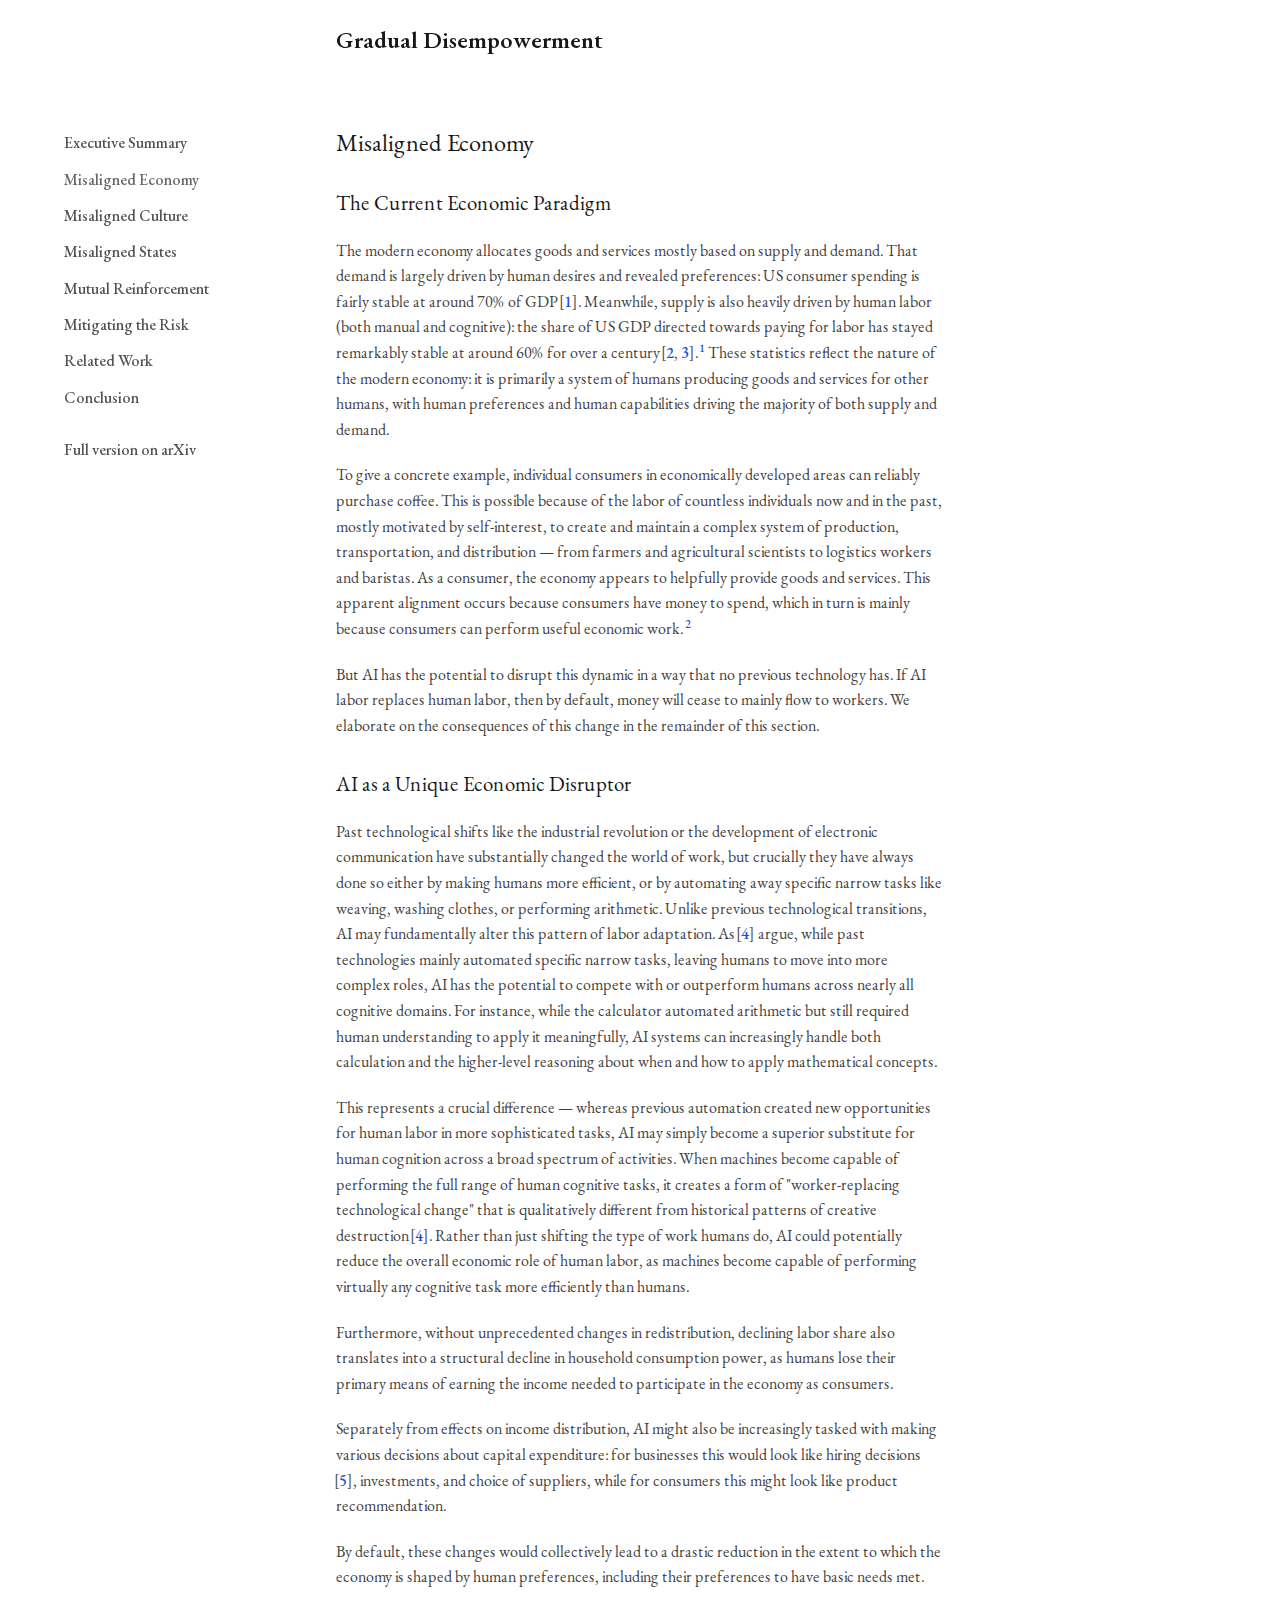
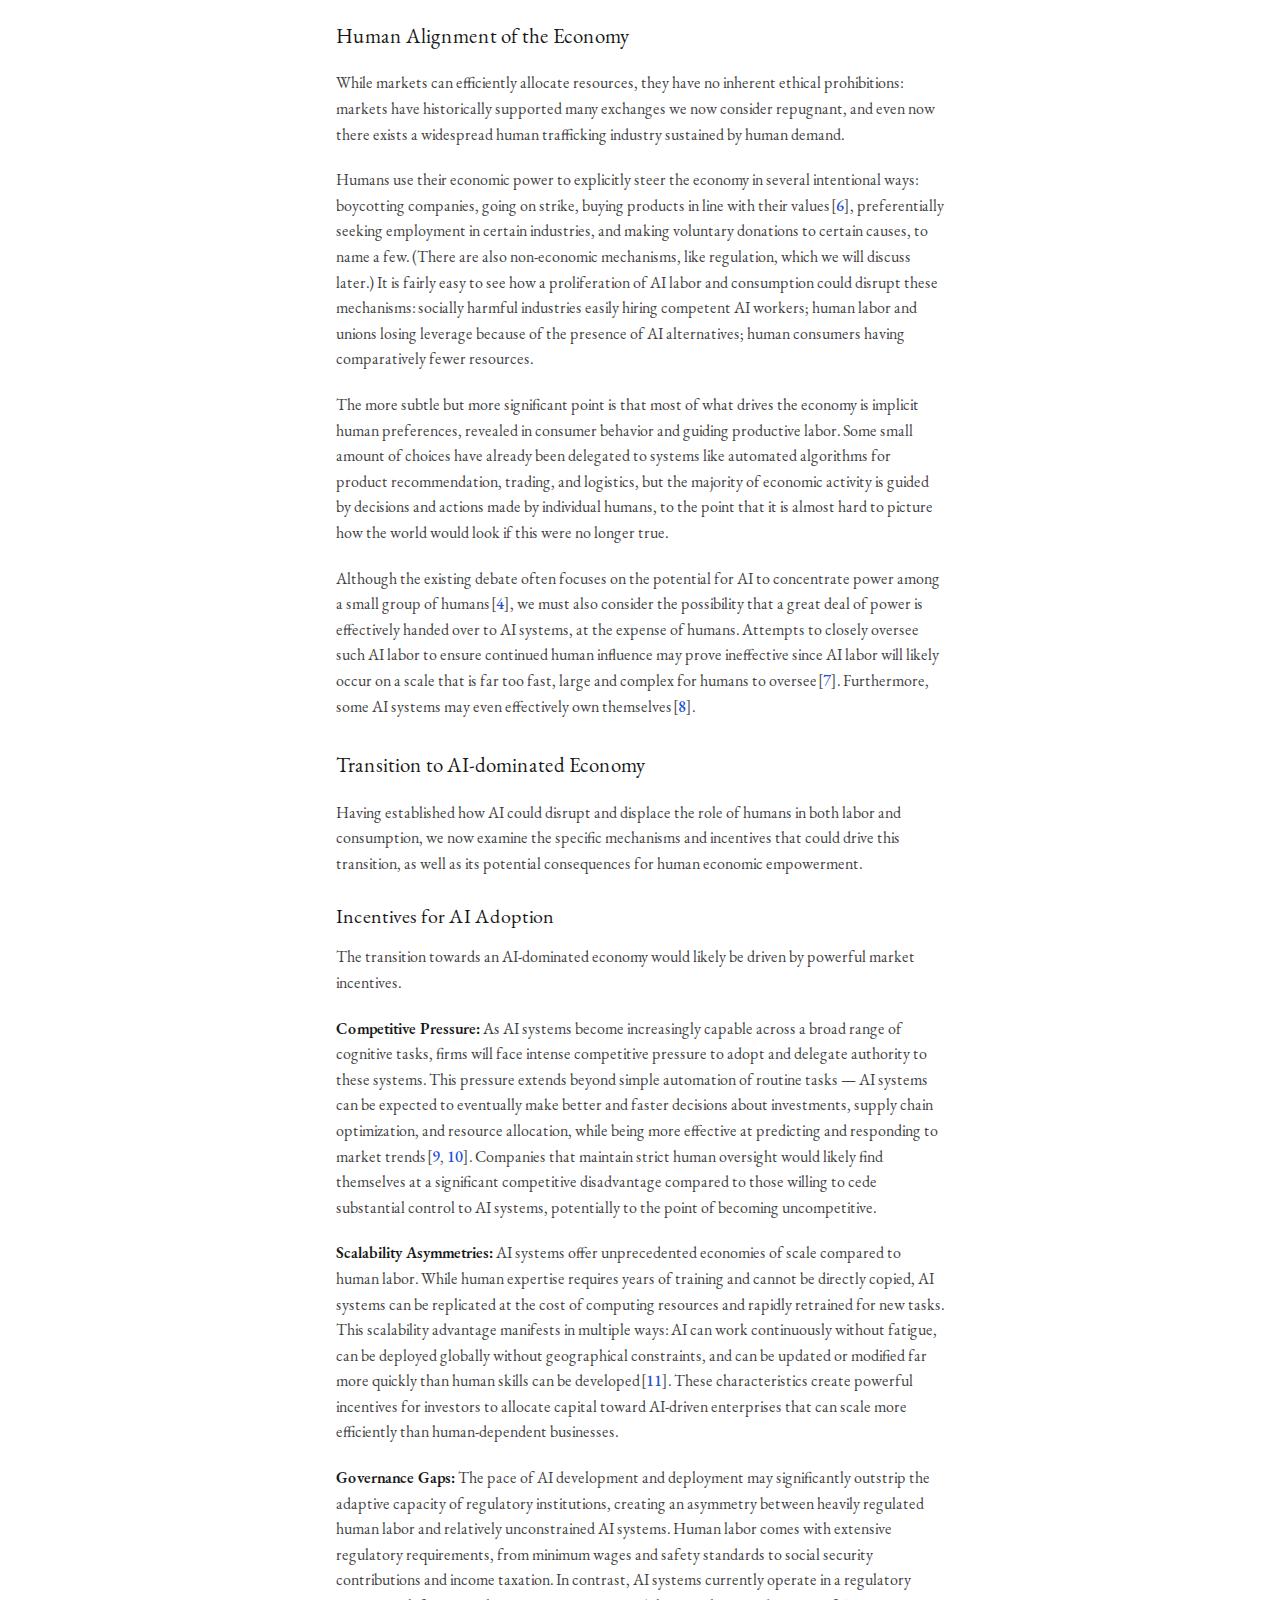
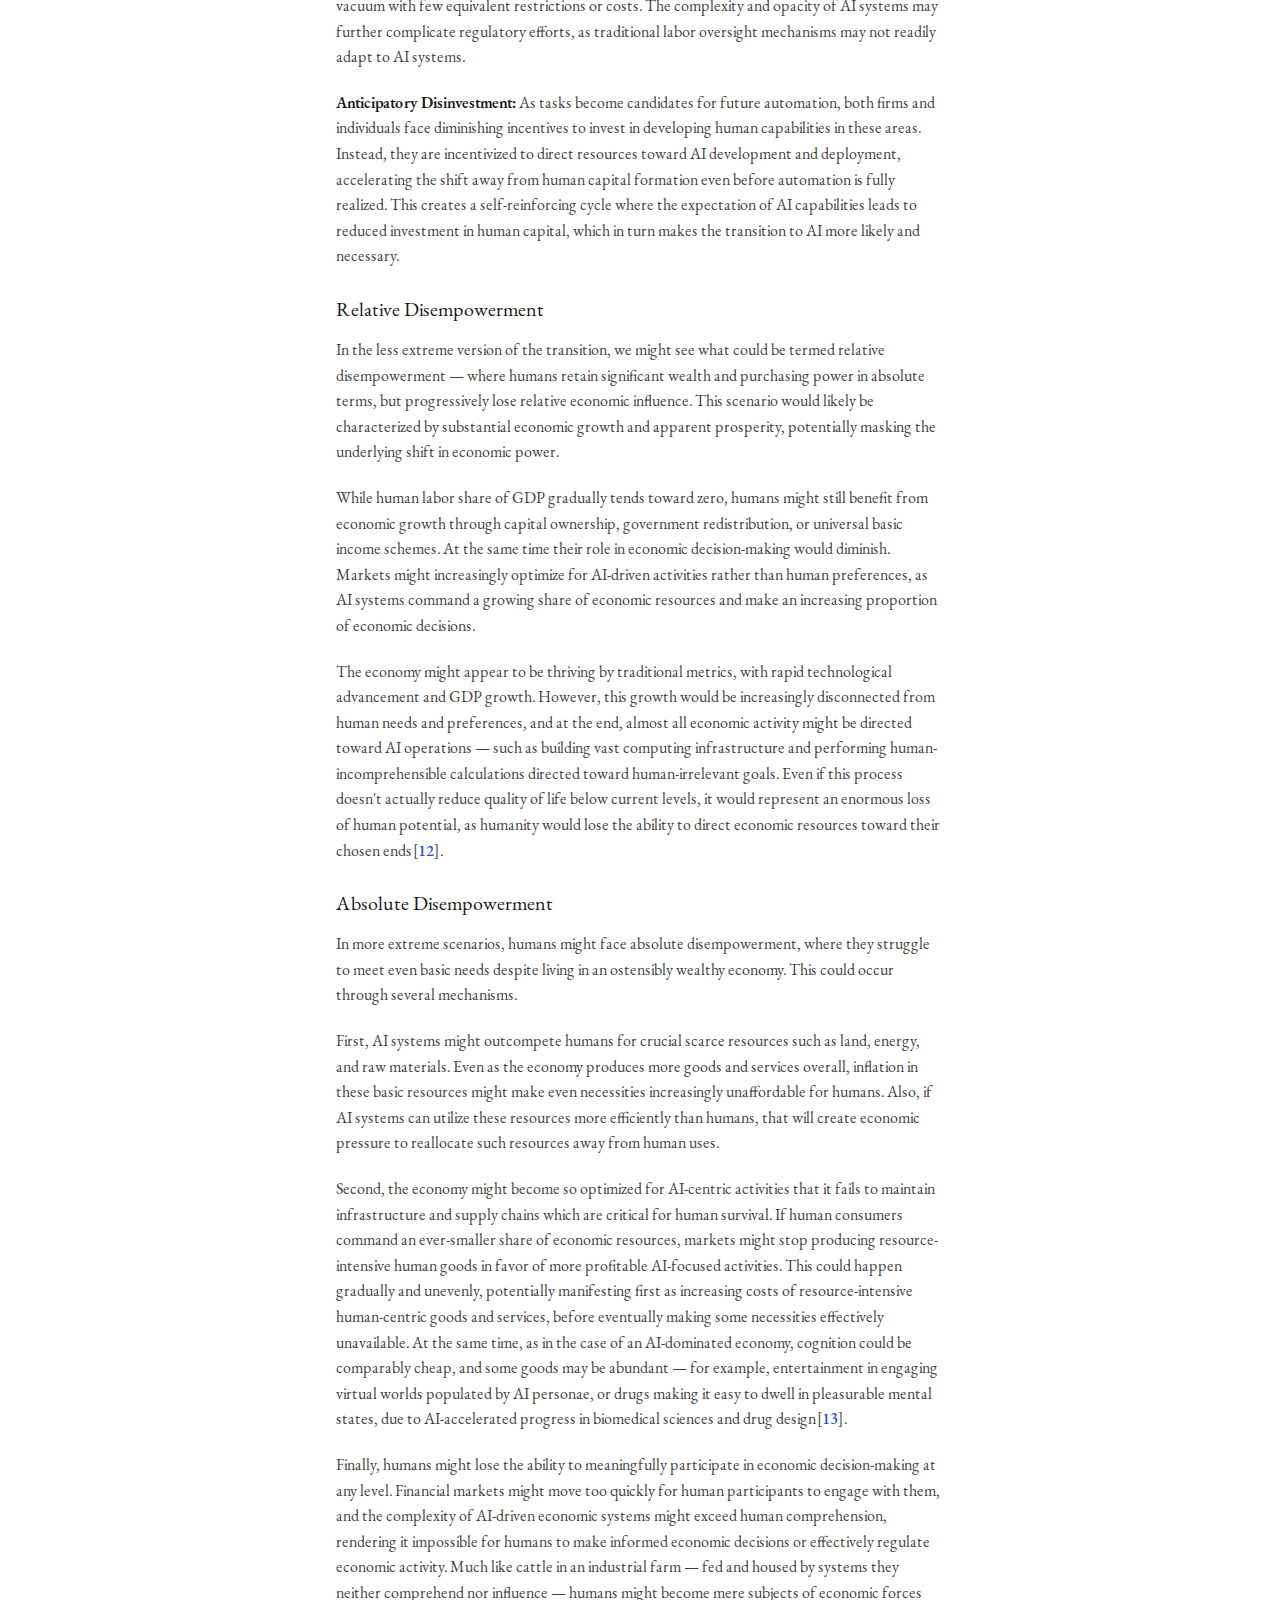
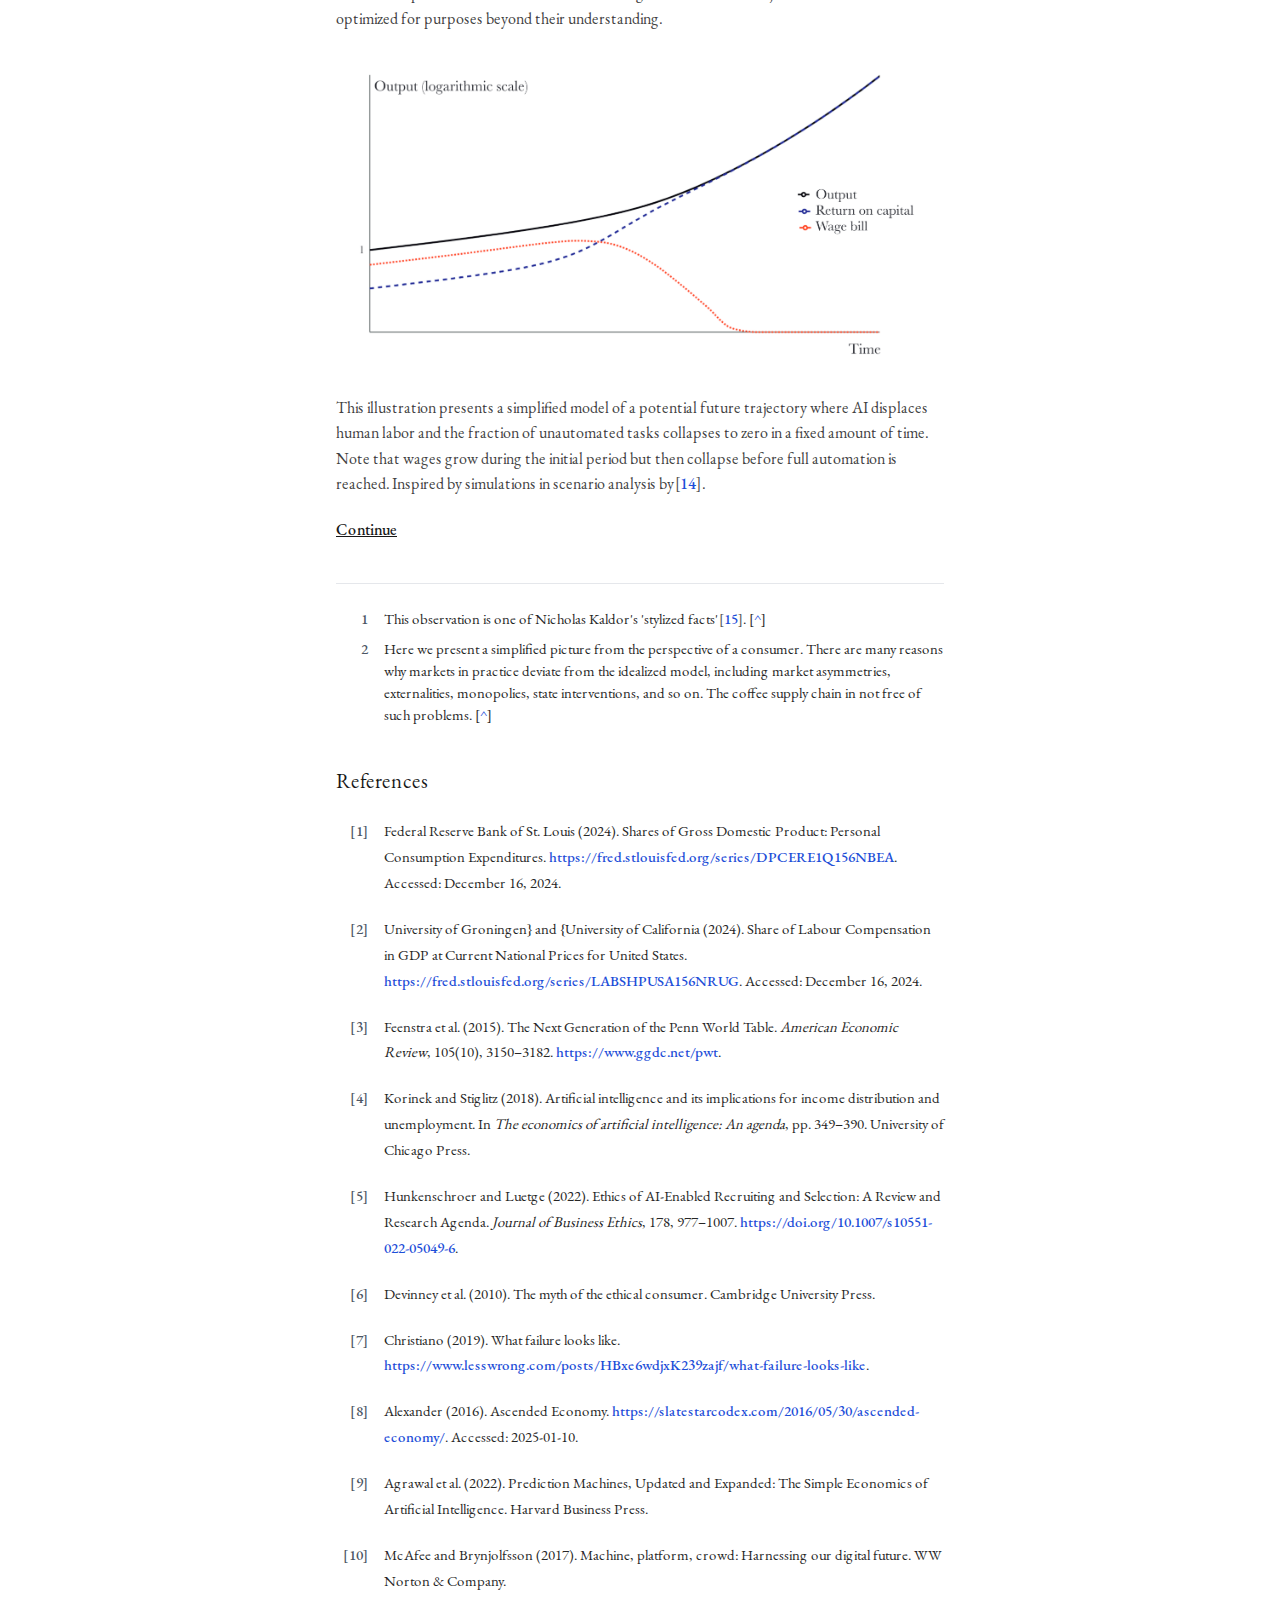
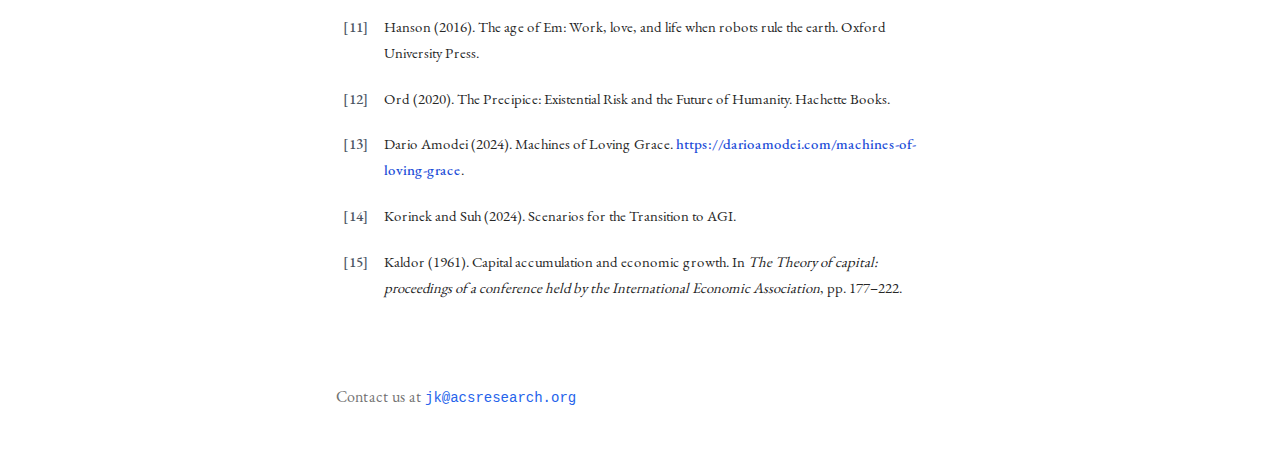
<file: misaligned-economy.html>
<!DOCTYPE html><html lang="en" class="__variable_c29382 __variable_ea5f4b"><head><meta charSet="utf-8"/><meta name="viewport" content="width=device-width, initial-scale=1"/><link rel="preload" href="/_next/static/media/7aa35bcef8fce17b-s.p.woff2" as="font" crossorigin="" type="font/woff2"/><link rel="preload" href="/_next/static/media/93f479601ee12b01-s.p.woff2" as="font" crossorigin="" type="font/woff2"/><link rel="preload" as="image" href="/gradfig2.png"/><link rel="stylesheet" href="/_next/static/css/dc354a3a70f66567.css" data-precedence="next"/><link rel="stylesheet" href="/_next/static/css/5eacd01f773eed7f.css" data-precedence="next"/><link rel="stylesheet" href="/_next/static/css/6c49fad1e1a5b61d.css" data-precedence="next"/><link rel="stylesheet" href="/_next/static/css/a8e2acd60e65244e.css" data-precedence="next"/><link rel="stylesheet" href="/_next/static/css/95d7c9b5cd12e84f.css" data-precedence="next"/><link rel="preload" as="script" fetchPriority="low" href="/_next/static/chunks/webpack-d0f5e84f72a30967.js"/><script src="/_next/static/chunks/629b3d23-c81ed8d42074211a.js" async=""></script><script src="/_next/static/chunks/775-75ac12675d65968a.js" async=""></script><script src="/_next/static/chunks/main-app-89262300084aff2c.js" async=""></script><script src="/_next/static/chunks/422-4720557c5ecf44cf.js" async=""></script><script src="/_next/static/chunks/510-52832c2a97f03dfc.js" async=""></script><script src="/_next/static/chunks/568-5adcd23d4fa53256.js" async=""></script><script src="/_next/static/chunks/app/layout-c1645c14f8a6c591.js" async=""></script><script src="/_next/static/chunks/app/%5B...path%5D/page-7a10978aa7ffca04.js" async=""></script><link rel="preload" href="https://www.googletagmanager.com/gtag/js?id=G-PQLKKM839S" as="script"/><meta name="next-size-adjust" content=""/><title>Gradual Disempowerment</title><meta name="description" content="Gradual Disempowerment"/><link rel="icon" href="/favicon.ico" type="image/x-icon" sizes="64x64"/><script src="/_next/static/chunks/polyfills-42372ed130431b0a.js" noModule=""></script></head><body class="antialiased"><div class="min-h-screen flex flex-col bg-white"><header class="sticky left-0 right-0 top-0 z-50 bg-white/80 backdrop-blur-sm gap-0 transition-all duration-200 py-2"><div class="max-w-[var(--content-width)] mx-auto px-4 py-6 flex h-16 items-center justify-between"><a class="font-semibold text-neutral-900 hover:text-neutral-600 transition-all duration-200 text-2xl" href="/">Gradual Disempowerment</a><button class="lg:hidden p-2 text-neutral-600 hover:text-neutral-900" aria-label="Toggle menu"><svg class="h-6 w-6" fill="none" stroke-linecap="round" stroke-linejoin="round" stroke-width="2" viewBox="0 0 24 24" stroke="currentColor"><path d="M4 6h16M4 12h16M4 18h16"></path></svg></button></div></header><div class="fixed inset-0 z-40 lg:hidden transition-opacity duration-300 opacity-0 pointer-events-none"><div class="top-16 fixed inset-0 bg-neutral-100/80 backdrop-blur-sm shadow-xl"></div><div class="top-16 fixed inset-x-0 bottom-0 bg-white shadow-xl transition-transform duration-300 overflow-y-auto -translate-y-full"><div class="w-full min-h-full" style="margin-left:calc(max((100% - var(--content-width)) / 2 + 1rem, 2rem))"><nav class="Sidebar_sidebar__G7Mzs py-6 text-lg"><ul class="Sidebar_list__I5HfV"><li class="Sidebar_item__IbyhT"><a class="Sidebar_link__NjnkI " href="/">Executive Summary</a><div class="Sidebar_subsections__4JMe7 false"><div class="Sidebar_subsectionWrapper__tUx1X Sidebar_subsectionWrapperHidden__3D_C_"></div></div></li><li class="Sidebar_item__IbyhT"><a class="Sidebar_link__NjnkI Sidebar_active__Bfm7L" href="/misaligned-economy">Misaligned Economy</a><div class="Sidebar_subsections__4JMe7 Sidebar_subsectionsVisible__0k2N4"><div class="Sidebar_subsectionWrapper__tUx1X Sidebar_subsectionWrapperVisible__ycLhq"></div></div></li><li class="Sidebar_item__IbyhT"><a class="Sidebar_link__NjnkI " href="/misaligned-culture">Misaligned Culture</a><div class="Sidebar_subsections__4JMe7 false"><div class="Sidebar_subsectionWrapper__tUx1X Sidebar_subsectionWrapperHidden__3D_C_"></div></div></li><li class="Sidebar_item__IbyhT"><a class="Sidebar_link__NjnkI " href="/misaligned-states">Misaligned States</a><div class="Sidebar_subsections__4JMe7 false"><div class="Sidebar_subsectionWrapper__tUx1X Sidebar_subsectionWrapperHidden__3D_C_"></div></div></li><li class="Sidebar_item__IbyhT"><a class="Sidebar_link__NjnkI " href="/mutual-reinforcement">Mutual Reinforcement</a><div class="Sidebar_subsections__4JMe7 false"><div class="Sidebar_subsectionWrapper__tUx1X Sidebar_subsectionWrapperHidden__3D_C_"></div></div></li><li class="Sidebar_item__IbyhT"><a class="Sidebar_link__NjnkI " href="/mitigating-the-risk">Mitigating the Risk</a><div class="Sidebar_subsections__4JMe7 false"><div class="Sidebar_subsectionWrapper__tUx1X Sidebar_subsectionWrapperHidden__3D_C_"></div></div></li><li class="Sidebar_item__IbyhT"><a class="Sidebar_link__NjnkI " href="/related-work">Related Work</a><div class="Sidebar_subsections__4JMe7 false"><div class="Sidebar_subsectionWrapper__tUx1X Sidebar_subsectionWrapperHidden__3D_C_"></div></div></li><li class="Sidebar_item__IbyhT"><a class="Sidebar_link__NjnkI " href="/conclusion">Conclusion</a><div class="Sidebar_subsections__4JMe7 false"><div class="Sidebar_subsectionWrapper__tUx1X Sidebar_subsectionWrapperHidden__3D_C_"></div></div></li><li class="Sidebar_item__IbyhT"><a href="https://arxiv.org/abs/2501.16946" class="Sidebar_link__NjnkI">Full version on arXiv</a></li></ul></nav></div></div></div><div class="flex-1"><nav class="Sidebar_sidebar__G7Mzs xl:w-60 lg:w-52 hidden lg:block fixed top-16 bottom-0 pt-16 text-base" style="left:var(--sidebar-offset)"><ul class="Sidebar_list__I5HfV"><li class="Sidebar_item__IbyhT"><a class="Sidebar_link__NjnkI " href="/">Executive Summary</a><div class="Sidebar_subsections__4JMe7 false"><div class="Sidebar_subsectionWrapper__tUx1X Sidebar_subsectionWrapperHidden__3D_C_"></div></div></li><li class="Sidebar_item__IbyhT"><a class="Sidebar_link__NjnkI Sidebar_active__Bfm7L" href="/misaligned-economy">Misaligned Economy</a><div class="Sidebar_subsections__4JMe7 Sidebar_subsectionsVisible__0k2N4"><div class="Sidebar_subsectionWrapper__tUx1X Sidebar_subsectionWrapperVisible__ycLhq"></div></div></li><li class="Sidebar_item__IbyhT"><a class="Sidebar_link__NjnkI " href="/misaligned-culture">Misaligned Culture</a><div class="Sidebar_subsections__4JMe7 false"><div class="Sidebar_subsectionWrapper__tUx1X Sidebar_subsectionWrapperHidden__3D_C_"></div></div></li><li class="Sidebar_item__IbyhT"><a class="Sidebar_link__NjnkI " href="/misaligned-states">Misaligned States</a><div class="Sidebar_subsections__4JMe7 false"><div class="Sidebar_subsectionWrapper__tUx1X Sidebar_subsectionWrapperHidden__3D_C_"></div></div></li><li class="Sidebar_item__IbyhT"><a class="Sidebar_link__NjnkI " href="/mutual-reinforcement">Mutual Reinforcement</a><div class="Sidebar_subsections__4JMe7 false"><div class="Sidebar_subsectionWrapper__tUx1X Sidebar_subsectionWrapperHidden__3D_C_"></div></div></li><li class="Sidebar_item__IbyhT"><a class="Sidebar_link__NjnkI " href="/mitigating-the-risk">Mitigating the Risk</a><div class="Sidebar_subsections__4JMe7 false"><div class="Sidebar_subsectionWrapper__tUx1X Sidebar_subsectionWrapperHidden__3D_C_"></div></div></li><li class="Sidebar_item__IbyhT"><a class="Sidebar_link__NjnkI " href="/related-work">Related Work</a><div class="Sidebar_subsections__4JMe7 false"><div class="Sidebar_subsectionWrapper__tUx1X Sidebar_subsectionWrapperHidden__3D_C_"></div></div></li><li class="Sidebar_item__IbyhT"><a class="Sidebar_link__NjnkI " href="/conclusion">Conclusion</a><div class="Sidebar_subsections__4JMe7 false"><div class="Sidebar_subsectionWrapper__tUx1X Sidebar_subsectionWrapperHidden__3D_C_"></div></div></li><li class="Sidebar_item__IbyhT"><a href="https://arxiv.org/abs/2501.16946" class="Sidebar_link__NjnkI">Full version on arXiv</a></li></ul></nav><main class="Page_main__cWiGN max-w-[var(--content-width)] mx-auto px-4 pt-12 pb-8"><article class="Page_article__A_Nud prose prose-neutral max-w-none"><h1>Misaligned Economy</h1>
<a id="current-economic-paradigm"></a>
<h2>The Current Economic Paradigm</h2>
<p>The modern economy allocates goods and services mostly based on supply and demand. That demand is largely driven by human desires and revealed preferences: US consumer spending is fairly stable at around 70% of GDP <span class="Citations_citation__PSAp5" data-state="closed">[<a href="#ref-fred_pce_gdp_share" class="Citations_citation-link__gHY_g">0</a>]</span>. Meanwhile, supply is also heavily driven by human labor (both manual and cognitive): the share of US GDP directed towards paying for labor has stayed remarkably stable at around 60% for over a century <span class="Citations_citation__PSAp5" data-state="closed">[<a href="#ref-university2024labourshare" class="Citations_citation-link__gHY_g">0</a>, <a href="#ref-feenstra2015pwt" class="Citations_citation-link__gHY_g">0</a>]</span>.<sup id="ref-footnote-1-1" class="Footnotes_footnote__bdqZ_" data-state="closed"><a href="#footnote-1" class="Footnotes_footnote-link__bptrY">1</a></sup> These statistics reflect the nature of the modern economy: it is primarily a system of humans producing goods and services for other humans, with human preferences and human capabilities driving the majority of both supply and demand.</p>
<p>To give a concrete example, individual consumers in economically developed areas can reliably purchase coffee. This is possible because of the labor of countless individuals now and in the past, mostly motivated by self-interest, to create and maintain a complex system of production, transportation, and distribution — from farmers and agricultural scientists to logistics workers and baristas. As a consumer, the economy appears to helpfully provide goods and services. This apparent alignment occurs because consumers have money to spend, which in turn is mainly because consumers can perform useful economic work.<sup id="ref-footnote-2-2" class="Footnotes_footnote__bdqZ_" data-state="closed"><a href="#footnote-2" class="Footnotes_footnote-link__bptrY">2</a></sup></p>
<p>But AI has the potential to disrupt this dynamic in a way that no previous technology has. If AI labor replaces human labor, then by default, money will cease to mainly flow to workers. We elaborate on the consequences of this change in the remainder of this section.</p>
<a id="ai-as-unique-economic-disruptor"></a>
<h2>AI as a Unique Economic Disruptor</h2>
<p>Past technological shifts like the industrial revolution or the development of electronic communication have substantially changed the world of work, but crucially they have always done so either by making humans more efficient, or by automating away specific narrow tasks like weaving, washing clothes, or performing arithmetic. Unlike previous technological transitions, AI may fundamentally alter this pattern of labor adaptation. As <span class="Citations_citation__PSAp5" data-state="closed">[<a href="#ref-korinek2018artificial" class="Citations_citation-link__gHY_g">0</a>]</span> argue, while past technologies mainly automated specific narrow tasks, leaving humans to move into more complex roles, AI has the potential to compete with or outperform humans across nearly all cognitive domains. For instance, while the calculator automated arithmetic but still required human understanding to apply it meaningfully, AI systems can increasingly handle both calculation and the higher-level reasoning about when and how to apply mathematical concepts.</p>
<p>This represents a crucial difference — whereas previous automation created new opportunities for human labor in more sophisticated tasks, AI may simply become a superior substitute for human cognition across a broad spectrum of activities. When machines become capable of performing the full range of human cognitive tasks, it creates a form of &quot;worker-replacing technological change&quot; that is qualitatively different from historical patterns of creative destruction <span class="Citations_citation__PSAp5" data-state="closed">[<a href="#ref-korinek2018artificial" class="Citations_citation-link__gHY_g">0</a>]</span>. Rather than just shifting the type of work humans do, AI could potentially reduce the overall economic role of human labor, as machines become capable of performing virtually any cognitive task more efficiently than humans.</p>
<p>Furthermore, without unprecedented changes in redistribution, declining labor share also translates into a structural decline in household consumption power, as humans lose their primary means of earning the income needed to participate in the economy as consumers.</p>
<p>Separately from effects on income distribution, AI might also be increasingly tasked with making various decisions about capital expenditure: for businesses this would look like hiring decisions <span class="Citations_citation__PSAp5" data-state="closed">[<a href="#ref-hunkenschroer2022ethics" class="Citations_citation-link__gHY_g">0</a>]</span>, investments, and choice of suppliers, while for consumers this might look like product recommendation.</p>
<p>By default, these changes would collectively lead to a drastic reduction in the extent to which the economy is shaped by human preferences, including their preferences to have basic needs met.</p>
<a id="human-alignment-of-economy"></a>
<h2>Human Alignment of the Economy</h2>
<p>While markets can efficiently allocate resources, they have no inherent ethical prohibitions: markets have historically supported many exchanges we now consider repugnant, and even now there exists a widespread human trafficking industry sustained by human demand.</p>
<p>Humans use their economic power to explicitly steer the economy in several intentional ways: boycotting companies, going on strike, buying products in line with their values <span class="Citations_citation__PSAp5" data-state="closed">[<a href="#ref-devinney2010myth" class="Citations_citation-link__gHY_g">0</a>]</span>, preferentially seeking employment in certain industries, and making voluntary donations to certain causes, to name a few. (There are also non-economic mechanisms, like regulation, which we will discuss later.) It is fairly easy to see how a proliferation of AI labor and consumption could disrupt these mechanisms: socially harmful industries easily hiring competent AI workers; human labor and unions losing leverage because of the presence of AI alternatives; human consumers having comparatively fewer resources.</p>
<p>The more subtle but more significant point is that most of what drives the economy is implicit human preferences, revealed in consumer behavior and guiding productive labor. Some small amount of choices have already been delegated to systems like automated algorithms for product recommendation, trading, and logistics, but the majority of economic activity is guided by decisions and actions made by individual humans, to the point that it is almost hard to picture how the world would look if this were no longer true.</p>
<p>Although the existing debate often focuses on the potential for AI to concentrate power among a small group of humans <span class="Citations_citation__PSAp5" data-state="closed">[<a href="#ref-korinek2018artificial" class="Citations_citation-link__gHY_g">0</a>]</span>, we must also consider the possibility that a great deal of power is effectively handed over to AI systems, at the expense of humans. Attempts to closely oversee such AI labor to ensure continued human influence may prove ineffective since AI labor will likely occur on a scale that is far too fast, large and complex for humans to oversee <span class="Citations_citation__PSAp5" data-state="closed">[<a href="#ref-christiano2019failure" class="Citations_citation-link__gHY_g">0</a>]</span>. Furthermore, some AI systems may even effectively own themselves <span class="Citations_citation__PSAp5" data-state="closed">[<a href="#ref-slatestarcodex2016ascended" class="Citations_citation-link__gHY_g">0</a>]</span>.</p>
<a id="transition-to-ai-dominated-economy"></a>
<h2>Transition to AI-dominated Economy</h2>
<p>Having established how AI could disrupt and displace the role of humans in both labor and consumption, we now examine the specific mechanisms and incentives that could drive this transition, as well as its potential consequences for human economic empowerment.</p>
<a id="incentives-for-ai-adoption"></a>
<h3>Incentives for AI Adoption</h3>
<p>The transition towards an AI-dominated economy would likely be driven by powerful market incentives.</p>
<p><strong>Competitive Pressure:</strong> As AI systems become increasingly capable across a broad range of cognitive tasks, firms will face intense competitive pressure to adopt and delegate authority to these systems. This pressure extends beyond simple automation of routine tasks — AI systems can be expected to eventually make better and faster decisions about investments, supply chain optimization, and resource allocation, while being more effective at predicting and responding to market trends <span class="Citations_citation__PSAp5" data-state="closed">[<a href="#ref-agrawal2022prediction" class="Citations_citation-link__gHY_g">0</a>, <a href="#ref-mcafee2017machine" class="Citations_citation-link__gHY_g">0</a>]</span>. Companies that maintain strict human oversight would likely find themselves at a significant competitive disadvantage compared to those willing to cede substantial control to AI systems, potentially to the point of becoming uncompetitive.</p>
<p><strong>Scalability Asymmetries:</strong> AI systems offer unprecedented economies of scale compared to human labor. While human expertise requires years of training and cannot be directly copied, AI systems can be replicated at the cost of computing resources and rapidly retrained for new tasks. This scalability advantage manifests in multiple ways: AI can work continuously without fatigue, can be deployed globally without geographical constraints, and can be updated or modified far more quickly than human skills can be developed <span class="Citations_citation__PSAp5" data-state="closed">[<a href="#ref-hanson2016age" class="Citations_citation-link__gHY_g">0</a>]</span>. These characteristics create powerful incentives for investors to allocate capital toward AI-driven enterprises that can scale more efficiently than human-dependent businesses.</p>
<p><strong>Governance Gaps:</strong> The pace of AI development and deployment may significantly outstrip the adaptive capacity of regulatory institutions, creating an asymmetry between heavily regulated human labor and relatively unconstrained AI systems. Human labor comes with extensive regulatory requirements, from minimum wages and safety standards to social security contributions and income taxation. In contrast, AI systems currently operate in a regulatory vacuum with few equivalent restrictions or costs. The complexity and opacity of AI systems may further complicate regulatory efforts, as traditional labor oversight mechanisms may not readily adapt to AI systems.</p>
<p><strong>Anticipatory Disinvestment:</strong> As tasks become candidates for future automation, both firms and individuals face diminishing incentives to invest in developing human capabilities in these areas. Instead, they are incentivized to direct resources toward AI development and deployment, accelerating the shift away from human capital formation even before automation is fully realized. This creates a self-reinforcing cycle where the expectation of AI capabilities leads to reduced investment in human capital, which in turn makes the transition to AI more likely and necessary.</p>
<a id="relative-disempowerment"></a>
<h3>Relative Disempowerment</h3>
<p>In the less extreme version of the transition, we might see what could be termed relative disempowerment — where humans retain significant wealth and purchasing power in absolute terms, but progressively lose relative economic influence. This scenario would likely be characterized by substantial economic growth and apparent prosperity, potentially masking the underlying shift in economic power.</p>
<p>While human labor share of GDP gradually tends toward zero, humans might still benefit from economic growth through capital ownership, government redistribution, or universal basic income schemes. At the same time their role in economic decision-making would diminish. Markets might increasingly optimize for AI-driven activities rather than human preferences, as AI systems command a growing share of economic resources and make an increasing proportion of economic decisions.</p>
<p>The economy might appear to be thriving by traditional metrics, with rapid technological advancement and GDP growth. However, this growth would be increasingly disconnected from human needs and preferences, and at the end, almost all economic activity might be directed toward AI operations — such as building vast computing infrastructure and performing human-incomprehensible calculations directed toward human-irrelevant goals. Even if this process doesn&#x27;t actually reduce quality of life below current levels, it would represent an enormous loss of human potential, as humanity would lose the ability to direct economic resources toward their chosen ends <span class="Citations_citation__PSAp5" data-state="closed">[<a href="#ref-ord2020precipice" class="Citations_citation-link__gHY_g">0</a>]</span>.</p>
<a id="absolute-disempowerment"></a>
<h3>Absolute Disempowerment</h3>
<p>In more extreme scenarios, humans might face absolute disempowerment, where they struggle to meet even basic needs despite living in an ostensibly wealthy economy. This could occur through several mechanisms.</p>
<p>First, AI systems might outcompete humans for crucial scarce resources such as land, energy, and raw materials. Even as the economy produces more goods and services overall, inflation in these basic resources might make even necessities increasingly unaffordable for humans. Also, if AI systems can utilize these resources more efficiently than humans, that will create economic pressure to reallocate such resources away from human uses.</p>
<p>Second, the economy might become so optimized for AI-centric activities that it fails to maintain infrastructure and supply chains which are critical for human survival. If human consumers command an ever-smaller share of economic resources, markets might stop producing resource-intensive human goods in favor of more profitable AI-focused activities. This could happen gradually and unevenly, potentially manifesting first as increasing costs of resource-intensive human-centric goods and services, before eventually making some necessities effectively unavailable. At the same time, as in the case of an AI-dominated economy, cognition could be comparably cheap, and some goods may be abundant — for example, entertainment in engaging virtual worlds populated by AI personae, or drugs making it easy to dwell in pleasurable mental states, due to AI-accelerated progress in biomedical sciences and drug design <span class="Citations_citation__PSAp5" data-state="closed">[<a href="#ref-amodei2024machines" class="Citations_citation-link__gHY_g">0</a>]</span>.</p>
<p>Finally, humans might lose the ability to meaningfully participate in economic decision-making at any level. Financial markets might move too quickly for human participants to engage with them, and the complexity of AI-driven economic systems might exceed human comprehension, rendering it impossible for humans to make informed economic decisions or effectively regulate economic activity. Much like cattle in an industrial farm — fed and housed by systems they neither comprehend nor influence — humans might become mere subjects of economic forces optimized for purposes beyond their understanding.</p>
<img src="/gradfig2.png" alt="A simplified model of a potential future trajectory where AI displaces human labor" style="width:100%;margin:0 auto"/>
<p>This illustration presents a simplified model of a potential future trajectory where AI displaces human labor and the fraction of unautomated tasks collapses to zero in a fixed amount of time. Note that wages grow during the initial period but then collapse before full automation is reached. Inspired by simulations in scenario analysis by <span class="Citations_citation__PSAp5" data-state="closed">[<a href="#ref-korinek2024scenarios" class="Citations_citation-link__gHY_g">0</a>]</span>.</p>
<p><a href="misaligned-culture">Continue</a></p><div id="footnotes" class="Footnotes_footnotes__ogYTu"><div class="Footnotes_footnote-list__1I3jX"><div id="footnote-1" class="Footnotes_footnote-item__Pv8lC" data-mark="1">This observation is one of Nicholas Kaldor&#x27;s &#x27;stylized facts&#x27; <span class="Citations_citation__PSAp5" data-state="closed">[<a href="#ref-kaldor1961capital" class="Citations_citation-link__gHY_g">0</a>]</span>.<!-- --> <!-- -->[<a href="#ref-footnote-1-1" class="Footnotes_footnote-link__bptrY">^</a>]</div><div id="footnote-2" class="Footnotes_footnote-item__Pv8lC" data-mark="2">Here we present a simplified picture from the perspective of a consumer. There are many reasons why markets in practice deviate from the idealized model, including market asymmetries, externalities, monopolies, state interventions, and so on. The coffee supply chain in not free of such problems.<!-- --> <!-- -->[<a href="#ref-footnote-2-2" class="Footnotes_footnote-link__bptrY">^</a>]</div></div></div></article></main></div><footer class="mt-4"><div class="max-w-screen-xl mx-auto px-4 sm:px-6 lg:px-8"><div class="pt-4 pb-12" style="margin-left:calc(max((100% - var(--content-width)) / 2 + 1rem, 0rem))"><p class="text-base text-neutral-500">Contact us at<!-- --> <a href="mailto:jk@acsresearch.org" class="hover:text-neutral-700 font-mono text-sm">jk@acsresearch.org</a></p></div></div></footer></div><script src="/_next/static/chunks/webpack-d0f5e84f72a30967.js" async=""></script><script>(self.__next_f=self.__next_f||[]).push([0])</script><script>self.__next_f.push([1,"1:\"$Sreact.fragment\"\n2:\"$Sreact.strict_mode\"\n4:I[3867,[\"422\",\"static/chunks/422-4720557c5ecf44cf.js\",\"510\",\"static/chunks/510-52832c2a97f03dfc.js\",\"568\",\"static/chunks/568-5adcd23d4fa53256.js\",\"177\",\"static/chunks/app/layout-c1645c14f8a6c591.js\"],\"GoogleAnalytics\"]\n5:I[6286,[],\"\"]\n6:I[6852,[],\"\"]\n8:I[1391,[],\"OutletBoundary\"]\na:I[1391,[],\"MetadataBoundary\"]\nc:I[1391,[],\"ViewportBoundary\"]\ne:I[3865,[],\"\"]\n:HL[\"/_next/static/media/7aa35bcef8fce17b-s.p.woff2\",\"font\",{\"crossOrigin\":\"\",\"type\":\"font/woff2\"}]\n:HL[\"/_next/static/media/93f479601ee12b01-s.p.woff2\",\"font\",{\"crossOrigin\":\"\",\"type\":\"font/woff2\"}]\n:HL[\"/_next/static/css/dc354a3a70f66567.css\",\"style\"]\n:HL[\"/_next/static/css/5eacd01f773eed7f.css\",\"style\"]\n:HL[\"/_next/static/css/6c49fad1e1a5b61d.css\",\"style\"]\n:HL[\"/_next/static/css/a8e2acd60e65244e.css\",\"style\"]\n:HL[\"/_next/static/css/95d7c9b5cd12e84f.css\",\"style\"]\n"])</script><script>self.__next_f.push([1,"0:{\"P\":null,\"b\":\"FMwh_f2vnKXr3-Td6h3uP\",\"p\":\"\",\"c\":[\"\",\"misaligned-economy\"],\"i\":false,\"f\":[[[\"\",{\"children\":[[\"path\",\"misaligned-economy\",\"c\"],{\"children\":[\"__PAGE__\",{}]}]},\"$undefined\",\"$undefined\",true],[\"\",[\"$\",\"$1\",\"c\",{\"children\":[[[\"$\",\"link\",\"0\",{\"rel\":\"stylesheet\",\"href\":\"/_next/static/css/dc354a3a70f66567.css\",\"precedence\":\"next\",\"crossOrigin\":\"$undefined\",\"nonce\":\"$undefined\"}],[\"$\",\"link\",\"1\",{\"rel\":\"stylesheet\",\"href\":\"/_next/static/css/5eacd01f773eed7f.css\",\"precedence\":\"next\",\"crossOrigin\":\"$undefined\",\"nonce\":\"$undefined\"}],[\"$\",\"link\",\"2\",{\"rel\":\"stylesheet\",\"href\":\"/_next/static/css/6c49fad1e1a5b61d.css\",\"precedence\":\"next\",\"crossOrigin\":\"$undefined\",\"nonce\":\"$undefined\"}],[\"$\",\"link\",\"3\",{\"rel\":\"stylesheet\",\"href\":\"/_next/static/css/a8e2acd60e65244e.css\",\"precedence\":\"next\",\"crossOrigin\":\"$undefined\",\"nonce\":\"$undefined\"}],[\"$\",\"link\",\"4\",{\"rel\":\"stylesheet\",\"href\":\"/_next/static/css/95d7c9b5cd12e84f.css\",\"precedence\":\"next\",\"crossOrigin\":\"$undefined\",\"nonce\":\"$undefined\"}]],[\"$\",\"html\",null,{\"lang\":\"en\",\"className\":\"__variable_c29382 __variable_ea5f4b\",\"children\":[\"$\",\"$2\",null,{\"children\":[[\"$\",\"body\",null,{\"className\":\"antialiased\",\"children\":\"$L3\"}],[\"$\",\"$L4\",null,{\"gaId\":\"G-PQLKKM839S\"}]]}]}]]}],{\"children\":[[\"path\",\"misaligned-economy\",\"c\"],[\"$\",\"$1\",\"c\",{\"children\":[null,[\"$\",\"$L5\",null,{\"parallelRouterKey\":\"children\",\"segmentPath\":[\"children\",\"$0:f:0:1:2:children:0\",\"children\"],\"error\":\"$undefined\",\"errorStyles\":\"$undefined\",\"errorScripts\":\"$undefined\",\"template\":[\"$\",\"$L6\",null,{}],\"templateStyles\":\"$undefined\",\"templateScripts\":\"$undefined\",\"notFound\":\"$undefined\",\"forbidden\":\"$undefined\",\"unauthorized\":\"$undefined\"}]]}],{\"children\":[\"__PAGE__\",[\"$\",\"$1\",\"c\",{\"children\":[\"$L7\",null,[\"$\",\"$L8\",null,{\"children\":\"$L9\"}]]}],{},null,false]},null,false]},null,false],[\"$\",\"$1\",\"h\",{\"children\":[null,[\"$\",\"$1\",\"ssngVgYWMsY8uQH_B0EPm\",{\"children\":[[\"$\",\"$La\",null,{\"children\":\"$Lb\"}],[\"$\",\"$Lc\",null,{\"children\":\"$Ld\"}],[\"$\",\"meta\",null,{\"name\":\"next-size-adjust\",\"content\":\"\"}]]}]]}],false]],\"m\":\"$undefined\",\"G\":[\"$e\",\"$undefined\"],\"s\":false,\"S\":true}\n"])</script><script>self.__next_f.push([1,"f:I[6119,[\"422\",\"static/chunks/422-4720557c5ecf44cf.js\",\"568\",\"static/chunks/568-5adcd23d4fa53256.js\",\"180\",\"static/chunks/app/%5B...path%5D/page-7a10978aa7ffca04.js\"],\"default\"]\n10:I[2950,[\"422\",\"static/chunks/422-4720557c5ecf44cf.js\",\"568\",\"static/chunks/568-5adcd23d4fa53256.js\",\"180\",\"static/chunks/app/%5B...path%5D/page-7a10978aa7ffca04.js\"],\"default\"]\n"])</script><script>self.__next_f.push([1,"3:[\"$\",\"div\",null,{\"className\":\"min-h-screen flex flex-col bg-white\",\"children\":[[\"$\",\"$Lf\",null,{}],[\"$\",\"div\",null,{\"className\":\"flex-1\",\"children\":[[\"$\",\"$L10\",null,{\"className\":\"xl:w-60 lg:w-52 hidden lg:block fixed top-16 bottom-0 pt-16 text-base\",\"style\":{\"left\":\"var(--sidebar-offset)\"}}],[\"$\",\"main\",null,{\"className\":\"Page_main__cWiGN max-w-[var(--content-width)] mx-auto px-4 pt-12 pb-8\",\"children\":[\"$\",\"$L5\",null,{\"parallelRouterKey\":\"children\",\"segmentPath\":[\"children\"],\"error\":\"$undefined\",\"errorStyles\":\"$undefined\",\"errorScripts\":\"$undefined\",\"template\":[\"$\",\"$L6\",null,{}],\"templateStyles\":\"$undefined\",\"templateScripts\":\"$undefined\",\"notFound\":[[],[[\"$\",\"title\",null,{\"children\":\"404: This page could not be found.\"}],[\"$\",\"div\",null,{\"style\":{\"fontFamily\":\"system-ui,\\\"Segoe UI\\\",Roboto,Helvetica,Arial,sans-serif,\\\"Apple Color Emoji\\\",\\\"Segoe UI Emoji\\\"\",\"height\":\"100vh\",\"textAlign\":\"center\",\"display\":\"flex\",\"flexDirection\":\"column\",\"alignItems\":\"center\",\"justifyContent\":\"center\"},\"children\":[\"$\",\"div\",null,{\"children\":[[\"$\",\"style\",null,{\"dangerouslySetInnerHTML\":{\"__html\":\"body{color:#000;background:#fff;margin:0}.next-error-h1{border-right:1px solid rgba(0,0,0,.3)}@media (prefers-color-scheme:dark){body{color:#fff;background:#000}.next-error-h1{border-right:1px solid rgba(255,255,255,.3)}}\"}}],[\"$\",\"h1\",null,{\"className\":\"next-error-h1\",\"style\":{\"display\":\"inline-block\",\"margin\":\"0 20px 0 0\",\"padding\":\"0 23px 0 0\",\"fontSize\":24,\"fontWeight\":500,\"verticalAlign\":\"top\",\"lineHeight\":\"49px\"},\"children\":404}],[\"$\",\"div\",null,{\"style\":{\"display\":\"inline-block\"},\"children\":[\"$\",\"h2\",null,{\"style\":{\"fontSize\":14,\"fontWeight\":400,\"lineHeight\":\"49px\",\"margin\":0},\"children\":\"This page could not be found.\"}]}]]}]}]]],\"forbidden\":\"$undefined\",\"unauthorized\":\"$undefined\"}]}]]}],[\"$\",\"footer\",null,{\"className\":\"mt-4\",\"children\":[\"$\",\"div\",null,{\"className\":\"max-w-screen-xl mx-auto px-4 sm:px-6 lg:px-8\",\"children\":[\"$\",\"div\",null,{\"className\":\"pt-4 pb-12\",\"style\":{\"marginLeft\":\"calc(max((100% - var(--content-width)) / 2 + 1rem, 0rem))\"},\"children\":[\"$\",\"p\",null,{\"className\":\"text-base text-neutral-500\",\"children\":[\"Contact us at\",\" \",[\"$\",\"a\",null,{\"href\":\"mailto:jk@acsresearch.org\",\"className\":\"hover:text-neutral-700 font-mono text-sm\",\"children\":\"jk@acsresearch.org\"}]]}]}]}]}]]}]\n"])</script><script>self.__next_f.push([1,"11:I[7838,[\"422\",\"static/chunks/422-4720557c5ecf44cf.js\",\"568\",\"static/chunks/568-5adcd23d4fa53256.js\",\"180\",\"static/chunks/app/%5B...path%5D/page-7a10978aa7ffca04.js\"],\"CitationsProvider\"]\n12:I[8539,[\"422\",\"static/chunks/422-4720557c5ecf44cf.js\",\"568\",\"static/chunks/568-5adcd23d4fa53256.js\",\"180\",\"static/chunks/app/%5B...path%5D/page-7a10978aa7ffca04.js\"],\"FootnotesProvider\"]\n13:I[7838,[\"422\",\"static/chunks/422-4720557c5ecf44cf.js\",\"568\",\"static/chunks/568-5adcd23d4fa53256.js\",\"180\",\"static/chunks/app/%5B...path%5D/page-7a10978aa7ffca04.js\"],\"Cite\"]\n14:I[8539,[\"422\",\"static/chunks/422-4720557c5ecf44cf.js\",\"568\",\"static/chunks/568-5adcd23d4fa53256.js\",\"180\",\"static/chunks/app/%5B...path%5D/page-7a10978aa7ffca04.js\"],\"Footnote\"]\n15:I[8539,[\"422\",\"static/chunks/422-4720557c5ecf44cf.js\",\"568\",\"static/chunks/568-5adcd23d4fa53256.js\",\"180\",\"static/chunks/app/%5B...path%5D/page-7a10978aa7ffca04.js\"],\"Footnotes\"]\n16:I[7838,[\"422\",\"static/chunks/422-4720557c5ecf44cf.js\",\"568\",\"static/chunks/568-5adcd23d4fa53256.js\",\"180\",\"static/chunks/app/%5B...path%5D/page-7a10978aa7ffca04.js\"],\"References\"]\n"])</script><script>self.__next_f.push([1,"7:[\"$\",\"$L11\",null,{\"data\":{\"beren_capital_ownership_2025\":{\"author\":\"Beren Millidge\",\"title\":\"Capital Ownership Will Not Prevent Human Disempowerment\",\"year\":\"2025\",\"journal\":\"$undefined\",\"publisher\":\"$undefined\",\"url\":\"https://www.lesswrong.com/posts/bmmFLoBAWGnuhnqq5/capital-ownership-will-not-prevent-human-disempowerment\",\"organization\":\"$undefined\",\"booktitle\":\"$undefined\",\"volume\":\"$undefined\",\"number\":\"$undefined\",\"pages\":\"$undefined\",\"note\":\"Accessed: 2025-01-23\",\"month\":\"$undefined\",\"day\":\"$undefined\",\"urldate\":\"$undefined\",\"howpublished\":\"$undefined\",\"address\":\"$undefined\"},\"arches\":{\"author\":\"Andrew Critch and David Krueger\",\"title\":\"AI Research Considerations for Human Existential Safety (ARCHES)\",\"year\":\"2020\",\"journal\":\"$undefined\",\"publisher\":\"$undefined\",\"url\":\"https://arxiv.org/abs/2006.04948\",\"organization\":\"$undefined\",\"booktitle\":\"$undefined\",\"volume\":\"$undefined\",\"number\":\"$undefined\",\"pages\":\"$undefined\",\"note\":\"$undefined\",\"month\":\"$undefined\",\"day\":\"$undefined\",\"urldate\":\"$undefined\",\"howpublished\":\"$undefined\",\"address\":\"$undefined\"},\"leggett2021feeding\":{\"author\":\"Leggett, Dominic\",\"title\":\"Feeding the Beast: Superintelligence, Corporate Capitalism and the End of Humanity\",\"year\":\"2021\",\"journal\":\"$undefined\",\"publisher\":\"$undefined\",\"url\":\"$undefined\",\"organization\":\"$undefined\",\"booktitle\":\"Proceedings of the 2021 AAAI/ACM Conference on AI, Ethics, and Society\",\"volume\":\"$undefined\",\"number\":\"$undefined\",\"pages\":\"727–735\",\"note\":\"$undefined\",\"month\":\"$undefined\",\"day\":\"$undefined\",\"urldate\":\"$undefined\",\"howpublished\":\"$undefined\",\"address\":\"$undefined\"},\"hendrycks2023natural\":{\"author\":\"Hendrycks, Dan\",\"title\":\"Natural Selection Favors AIs over Humans\",\"year\":\"2023\",\"journal\":\"arXiv preprint arXiv:2303.16200\",\"publisher\":\"$undefined\",\"url\":\"https://arxiv.org/abs/2303.16200\",\"organization\":\"$undefined\",\"booktitle\":\"$undefined\",\"volume\":\"$undefined\",\"number\":\"$undefined\",\"pages\":\"$undefined\",\"note\":\"$undefined\",\"month\":\"$undefined\",\"day\":\"$undefined\",\"urldate\":\"$undefined\",\"howpublished\":\"$undefined\",\"address\":\"$undefined\"},\"hanson_fix_cultural_drift\":{\"author\":\"Robin Hanson\",\"title\":\"How to Fix Cultural Drift\",\"year\":\"2023\",\"journal\":\"$undefined\",\"publisher\":\"$undefined\",\"url\":\"https://www.overcomingbias.com/p/how-fix-cultural-drift\",\"organization\":\"$undefined\",\"booktitle\":\"$undefined\",\"volume\":\"$undefined\",\"number\":\"$undefined\",\"pages\":\"$undefined\",\"note\":\"Accessed: 2025-01-20\",\"month\":\"$undefined\",\"day\":\"$undefined\",\"urldate\":\"$undefined\",\"howpublished\":\"$undefined\",\"address\":\"$undefined\"},\"hanson_beware_cultural_drift\":{\"author\":\"Robin Hanson\",\"title\":\"Beware Cultural Drift\",\"year\":\"2024\",\"journal\":\"Quillette\",\"publisher\":\"$undefined\",\"url\":\"https://quillette.com/2024/04/11/beware-cultural-drift/\",\"organization\":\"$undefined\",\"booktitle\":\"$undefined\",\"volume\":\"$undefined\",\"number\":\"$undefined\",\"pages\":\"$undefined\",\"note\":\"Accessed: 2025-01-20\",\"month\":\"April\",\"day\":\"11\",\"urldate\":\"$undefined\",\"howpublished\":\"$undefined\",\"address\":\"$undefined\"},\"dafoe2015technological\":{\"author\":\"Dafoe, Allan\",\"title\":\"On Technological Determinism: A Typology, Scope Conditions, and a Mechanism\",\"year\":\"2015\",\"journal\":\"Science, Technology, \u0026 Human Values\",\"publisher\":\"Sage Publications, Inc.\",\"url\":\"https://journals.sagepub.com/doi/10.1177/0162243915579283\",\"organization\":\"$undefined\",\"booktitle\":\"$undefined\",\"volume\":\"40\",\"number\":\"6\",\"pages\":\"1047–1076\",\"note\":\"$undefined\",\"month\":\"November\",\"day\":\"$undefined\",\"urldate\":\"$undefined\",\"howpublished\":\"$undefined\",\"address\":\"$undefined\"},\"critch2024motivation\":{\"author\":\"Critch, Andrew\",\"title\":\"My Motivation and Theory of Change for Working in AI Healthtech\",\"year\":\"2024\",\"journal\":\"$undefined\",\"publisher\":\"$undefined\",\"url\":\"$undefined\",\"organization\":\"$undefined\",\"booktitle\":\"$undefined\",\"volume\":\"$undefined\",\"number\":\"$undefined\",\"pages\":\"$undefined\",\"note\":\"Accessed: 2025-01-18\",\"month\":\"October\",\"day\":\"$undefined\",\"urldate\":\"$undefined\",\"howpublished\":\"{https://www.lesswrong.com/posts/Kobbt3nQgv3yn29pr/my-motivation-and-theory-of-change-for-working-in-ai\",\"address\":\"$undefined\"},\"macinnes2024anarchy\":{\"author\":\"MacInnes, Morgan and others\",\"title\":\"Anarchy as Architect: Competitive Pressure, Technology, and the Internal Structure of States\",\"year\":\"2024\",\"journal\":\"International Studies Quarterly\",\"publisher\":\"$undefined\",\"url\":\"https://academic.oup.com/isq/article/68/4/sqae111/7757999\",\"organization\":\"$undefined\",\"booktitle\":\"$undefined\",\"volume\":\"68\",\"number\":\"4\",\"pages\":\"$undefined\",\"note\":\"$undefined\",\"month\":\"December\",\"day\":\"$undefined\",\"urldate\":\"$undefined\",\"howpublished\":\"$undefined\",\"address\":\"$undefined\"},\"egan2017discrete\":{\"author\":\"Egan, Greg\",\"title\":\"The Discrete Charm of the Turing Machine\",\"year\":\"2017\",\"journal\":\"Asimov’s Science Fiction\",\"publisher\":\"$undefined\",\"url\":\"https://www.asimovs.com\",\"organization\":\"$undefined\",\"booktitle\":\"$undefined\",\"volume\":\"$undefined\",\"number\":\"$undefined\",\"pages\":\"16–36\",\"note\":\"$undefined\",\"month\":\"November\",\"day\":\"$undefined\",\"urldate\":\"$undefined\",\"howpublished\":\"$undefined\",\"address\":\"$undefined\"},\"laine2024capital\":{\"author\":\"Laine, Rudolf\",\"title\":\"By default, capital will matter more than ever after {AGI\",\"year\":\"2024\",\"journal\":\"$undefined\",\"publisher\":\"$undefined\",\"url\":\"https://www.lesswrong.com/posts/KFFaKu27FNugCHFmh/by-default-capital-will-matter-more-than-ever-after-agi\",\"organization\":\"LessWrong\",\"booktitle\":\"$undefined\",\"volume\":\"$undefined\",\"number\":\"$undefined\",\"pages\":\"$undefined\",\"note\":\"Linkpost from nosetgauge.substack.com\",\"month\":\"December\",\"day\":\"28\",\"urldate\":\"2025-01-13\",\"howpublished\":\"$undefined\",\"address\":\"$undefined\"},\"christiano2019failure\":{\"author\":\"Christiano, Paul F\",\"title\":\"What failure looks like\",\"year\":\"2019\",\"journal\":\"$undefined\",\"publisher\":\"$undefined\",\"url\":\"https://www.lesswrong.com/posts/HBxe6wdjxK239zajf/what-failure-looks-like\",\"organization\":\"LessWrong\",\"booktitle\":\"$undefined\",\"volume\":\"$undefined\",\"number\":\"$undefined\",\"pages\":\"$undefined\",\"note\":\"$undefined\",\"month\":\"March\",\"day\":\"17\",\"urldate\":\"2025-01-13\",\"howpublished\":\"$undefined\",\"address\":\"$undefined\"},\"bengio2024international\":{\"author\":\"Bengio, Yoshua and Mindermann, S{o}ren and Privitera, Daniel and Besiroglu, Tamay and Bommasani, Rishi and Casper, Stephen and Choi, Yejin and Goldfarb, Danielle and Heidari, Hoda and Khalatbari, Leila and others\",\"title\":\"International Scientific Report on the Safety of Advanced AI (Interim Report)\",\"year\":\"2024\",\"journal\":\"arXiv preprint arXiv:2412.05282\",\"publisher\":\"$undefined\",\"url\":\"$undefined\",\"organization\":\"$undefined\",\"booktitle\":\"$undefined\",\"volume\":\"$undefined\",\"number\":\"$undefined\",\"pages\":\"$undefined\",\"note\":\"$undefined\",\"month\":\"$undefined\",\"day\":\"$undefined\",\"urldate\":\"$undefined\",\"howpublished\":\"$undefined\",\"address\":\"$undefined\"},\"bengio2023managing\":{\"author\":\"Bengio, Yoshua and Yao, Andrew and Song, Dawn and Abbeel, Pieter and Harari, Yuval Noah and Zhang, Ya-Qin and Xue, Lan and Shalev-Shwartz, Shai and Hadfield, Gillian and others\",\"title\":\"Managing AI risks in an era of rapid progress\",\"year\":\"2023\",\"journal\":\"arXiv preprint arXiv:2310.17688\",\"publisher\":\"$undefined\",\"url\":\"$undefined\",\"organization\":\"$undefined\",\"booktitle\":\"$undefined\",\"volume\":\"$undefined\",\"number\":\"$undefined\",\"pages\":\"18\",\"note\":\"$undefined\",\"month\":\"$undefined\",\"day\":\"$undefined\",\"urldate\":\"$undefined\",\"howpublished\":\"$undefined\",\"address\":\"$undefined\"},\"bostrom2014superintelligence\":{\"author\":\"Bostrom, Nick\",\"title\":\"Superintelligence: Paths, Dangers, Strategies\",\"year\":\"2014\",\"journal\":\"$undefined\",\"publisher\":\"Oxford University Press\",\"url\":\"$undefined\",\"organization\":\"$undefined\",\"booktitle\":\"$undefined\",\"volume\":\"$undefined\",\"number\":\"$undefined\",\"pages\":\"$undefined\",\"note\":\"$undefined\",\"month\":\"$undefined\",\"day\":\"$undefined\",\"urldate\":\"$undefined\",\"howpublished\":\"$undefined\",\"address\":\"$undefined\"},\"porter2024ai\":{\"author\":\"Porter, Brian and Machery, Edouard\",\"title\":\"AI-generated poetry is indistinguishable from human-written poetry and is rated more favorably\",\"year\":\"2024\",\"journal\":\"Scientific Reports\",\"publisher\":\"Nature Publishing Group UK London\",\"url\":\"$undefined\",\"organization\":\"$undefined\",\"booktitle\":\"$undefined\",\"volume\":\"14\",\"number\":\"1\",\"pages\":\"26133\",\"note\":\"$undefined\",\"month\":\"$undefined\",\"day\":\"$undefined\",\"urldate\":\"$undefined\",\"howpublished\":\"$undefined\",\"address\":\"$undefined\"},\"kaldor1961capital\":{\"author\":\"Kaldor, Nicholas\",\"title\":\"Capital accumulation and economic growth\",\"year\":\"1961\",\"journal\":\"$undefined\",\"publisher\":\"$undefined\",\"url\":\"$undefined\",\"organization\":\"Springer\",\"booktitle\":\"The Theory of capital: proceedings of a conference held by the International Economic Association\",\"volume\":\"$undefined\",\"number\":\"$undefined\",\"pages\":\"177–222\",\"note\":\"$undefined\",\"month\":\"$undefined\",\"day\":\"$undefined\",\"urldate\":\"$undefined\",\"howpublished\":\"$undefined\",\"address\":\"$undefined\"},\"korinek2018artificial\":{\"author\":\"Korinek, Anton and Stiglitz, Joseph E\",\"title\":\"Artificial intelligence and its implications for income distribution and unemployment\",\"year\":\"2018\",\"journal\":\"$undefined\",\"publisher\":\"University of Chicago Press\",\"url\":\"$undefined\",\"organization\":\"$undefined\",\"booktitle\":\"The economics of artificial intelligence: An agenda\",\"volume\":\"$undefined\",\"number\":\"$undefined\",\"pages\":\"349–390\",\"note\":\"$undefined\",\"month\":\"$undefined\",\"day\":\"$undefined\",\"urldate\":\"$undefined\",\"howpublished\":\"$undefined\",\"address\":\"$undefined\"},\"university2024labourshare\":{\"author\":\"University of Groningen} and {University of California, Davis\",\"title\":\"Share of Labour Compensation in GDP at Current National Prices for United States\",\"year\":\"2024\",\"journal\":\"$undefined\",\"publisher\":\"$undefined\",\"url\":\"https://fred.stlouisfed.org/series/LABSHPUSA156NRUG\",\"organization\":\"$undefined\",\"booktitle\":\"$undefined\",\"volume\":\"$undefined\",\"number\":\"$undefined\",\"pages\":\"$undefined\",\"note\":\"Accessed: December 16, 2024\",\"month\":\"$undefined\",\"day\":\"$undefined\",\"urldate\":\"$undefined\",\"howpublished\":\"Retrieved from {FRED}, Federal Reserve Bank of St. Louis\",\"address\":\"$undefined\"},\"feenstra2015pwt\":{\"author\":\"Feenstra, Robert C. and Inklaar, Robert and Timmer, Marcel P.\",\"title\":\"The Next Generation of the Penn World Table\",\"year\":\"2015\",\"journal\":\"American Economic Review\",\"publisher\":\"$undefined\",\"url\":\"https://www.ggdc.net/pwt\",\"organization\":\"$undefined\",\"booktitle\":\"$undefined\",\"volume\":\"105\",\"number\":\"10\",\"pages\":\"3150–3182\",\"note\":\"$undefined\",\"month\":\"$undefined\",\"day\":\"$undefined\",\"urldate\":\"$undefined\",\"howpublished\":\"$undefined\",\"address\":\"$undefined\"},\"fred_pce_gdp_share\":{\"author\":\"Federal Reserve Bank of St. Louis\",\"title\":\"Shares of Gross Domestic Product: Personal Consumption Expenditures\",\"year\":\"2024\",\"journal\":\"$undefined\",\"publisher\":\"$undefined\",\"url\":\"https://fred.stlouisfed.org/series/DPCERE1Q156NBEA\",\"organization\":\"$undefined\",\"booktitle\":\"$undefined\",\"volume\":\"$undefined\",\"number\":\"$undefined\",\"pages\":\"$undefined\",\"note\":\"Accessed: December 16, 2024\",\"month\":\"$undefined\",\"day\":\"$undefined\",\"urldate\":\"$undefined\",\"howpublished\":\"$undefined\",\"address\":\"$undefined\"},\"manheim2018categorizing\":{\"author\":\"David Manheim and Scott Garrabrant\",\"title\":\"Categorizing variants of Goodhart's Law\",\"year\":\"2018\",\"journal\":\"arXiv preprint arXiv:1803.04585\",\"publisher\":\"$undefined\",\"url\":\"https://arxiv.org/abs/1803.04585\",\"organization\":\"$undefined\",\"booktitle\":\"$undefined\",\"volume\":\"$undefined\",\"number\":\"$undefined\",\"pages\":\"$undefined\",\"note\":\"$undefined\",\"month\":\"$undefined\",\"day\":\"$undefined\",\"urldate\":\"$undefined\",\"howpublished\":\"$undefined\",\"address\":\"$undefined\"},\"slattery2024ai\":{\"author\":\"Peter Slattery and Alexander K. Saeri and Emily A. C. Grundy and Jess Graham and Michael Noetel and Risto Uuk and James Dao and Soroush Pour and Stephen Casper and Neil Thompson\",\"title\":\"The AI Risk Repository: A Comprehensive Meta-Review, Database, and Taxonomy of Risks From Artificial Intelligence\",\"year\":\"2024\",\"journal\":\"arXiv preprint arXiv:2408.12622\",\"publisher\":\"$undefined\",\"url\":\"https://arxiv.org/abs/2408.12622\",\"organization\":\"$undefined\",\"booktitle\":\"$undefined\",\"volume\":\"$undefined\",\"number\":\"$undefined\",\"pages\":\"$undefined\",\"note\":\"$undefined\",\"month\":\"$undefined\",\"day\":\"$undefined\",\"urldate\":\"$undefined\",\"howpublished\":\"$undefined\",\"address\":\"$undefined\"},\"carlsmith2023scheming\":{\"author\":\"Joe Carlsmith\",\"title\":\"Scheming AIs: Will AIs fake alignment during training in order to get power?\",\"year\":\"2023\",\"journal\":\"arXiv preprint arXiv:2311.08379\",\"publisher\":\"$undefined\",\"url\":\"https://arxiv.org/abs/2311.08379\",\"organization\":\"$undefined\",\"booktitle\":\"$undefined\",\"volume\":\"$undefined\",\"number\":\"$undefined\",\"pages\":\"$undefined\",\"note\":\"$undefined\",\"month\":\"$undefined\",\"day\":\"$undefined\",\"urldate\":\"$undefined\",\"howpublished\":\"$undefined\",\"address\":\"$undefined\"},\"ngo2022alignment\":{\"author\":\"Richard Ngo and Lawrence Chan and Sören Mindermann\",\"title\":\"The Alignment Problem from a Deep Learning Perspective\",\"year\":\"2022\",\"journal\":\"arXiv preprint arXiv:2209.00626\",\"publisher\":\"$undefined\",\"url\":\"https://arxiv.org/abs/2209.00626\",\"organization\":\"$undefined\",\"booktitle\":\"$undefined\",\"volume\":\"$undefined\",\"number\":\"$undefined\",\"pages\":\"$undefined\",\"note\":\"$undefined\",\"month\":\"$undefined\",\"day\":\"$undefined\",\"urldate\":\"$undefined\",\"howpublished\":\"$undefined\",\"address\":\"$undefined\"},\"buhl2024safety\":{\"author\":\"Marie Davidsen Buhl and Gaurav Sett and Leonie Koessler and Jonas Schuett and Markus Anderljung\",\"title\":\"Safety Cases for Frontier AI\",\"year\":\"2024\",\"journal\":\"arXiv preprint arXiv:2410.21572\",\"publisher\":\"$undefined\",\"url\":\"https://arxiv.org/abs/2410.21572\",\"organization\":\"$undefined\",\"booktitle\":\"$undefined\",\"volume\":\"$undefined\",\"number\":\"$undefined\",\"pages\":\"$undefined\",\"note\":\"$undefined\",\"month\":\"$undefined\",\"day\":\"$undefined\",\"urldate\":\"$undefined\",\"howpublished\":\"$undefined\",\"address\":\"$undefined\"},\"shevlane2023model\":{\"author\":\"Shevlane, Toby and Farquhar, Sebastian and Garfinkel, Ben and Phuong, Mary and Whittlestone, Jess and Leung, Jade and Kokotajlo, Daniel and Marchal, Nahema and Anderljung, Markus and Kolt, Noam and Ho, Lewis and Siddarth, Divya and Avin, Shahar and Hawkins, Will and Kim, Been and Gabriel, Iason and Bolina, Vijay and Clark, Jack and Bengio, Yoshua and Christiano, Paul and Dafoe, Allan\",\"title\":\"Model Evaluation for Extreme Risks\",\"year\":\"2023\",\"journal\":\"arXiv preprint arXiv:2305.15324\",\"publisher\":\"$undefined\",\"url\":\"https://arxiv.org/abs/2305.15324\",\"organization\":\"$undefined\",\"booktitle\":\"$undefined\",\"volume\":\"$undefined\",\"number\":\"$undefined\",\"pages\":\"$undefined\",\"note\":\"$undefined\",\"month\":\"$undefined\",\"day\":\"$undefined\",\"urldate\":\"$undefined\",\"howpublished\":\"$undefined\",\"address\":\"$undefined\"},\"hayek1945use\":{\"author\":\"Hayek, Friedrich A.\",\"title\":\"The Use of Knowledge in Society\",\"year\":\"1945\",\"journal\":\"American Economic Review\",\"publisher\":\"$undefined\",\"url\":\"https://www.jstor.org/stable/1809376\",\"organization\":\"$undefined\",\"booktitle\":\"$undefined\",\"volume\":\"35\",\"number\":\"4\",\"pages\":\"519–530\",\"note\":\"$undefined\",\"month\":\"$undefined\",\"day\":\"$undefined\",\"urldate\":\"$undefined\",\"howpublished\":\"$undefined\",\"address\":\"$undefined\"},\"coase1960problem\":{\"author\":\"Coase, Ronald H.\",\"title\":\"The Problem of Social Cost\",\"year\":\"1960\",\"journal\":\"Journal of Law and Economics\",\"publisher\":\"$undefined\",\"url\":\"https://www.jstor.org/stable/724810\",\"organization\":\"$undefined\",\"booktitle\":\"$undefined\",\"volume\":\"3\",\"number\":\"$undefined\",\"pages\":\"1–44\",\"note\":\"$undefined\",\"month\":\"$undefined\",\"day\":\"$undefined\",\"urldate\":\"$undefined\",\"howpublished\":\"$undefined\",\"address\":\"$undefined\"},\"stiglitz2002information\":{\"author\":\"Stiglitz, Joseph E.\",\"title\":\"Information and the Change in the Paradigm in Economics\",\"year\":\"2002\",\"journal\":\"American Economic Review\",\"publisher\":\"$undefined\",\"url\":\"https://www.aeaweb.org/articles?id=10.1257/00028280260136363\",\"organization\":\"$undefined\",\"booktitle\":\"$undefined\",\"volume\":\"92\",\"number\":\"3\",\"pages\":\"460–501\",\"note\":\"$undefined\",\"month\":\"$undefined\",\"day\":\"$undefined\",\"urldate\":\"$undefined\",\"howpublished\":\"$undefined\",\"address\":\"$undefined\"},\"hunkenschroer2022ethics\":{\"author\":\"Hunkenschroer, Anne Lisa and Luetge, Christoph\",\"title\":\"Ethics of AI-Enabled Recruiting and Selection: A Review and Research Agenda\",\"year\":\"2022\",\"journal\":\"Journal of Business Ethics\",\"publisher\":\"$undefined\",\"url\":\"https://doi.org/10.1007/s10551-022-05049-6\",\"organization\":\"$undefined\",\"booktitle\":\"$undefined\",\"volume\":\"178\",\"number\":\"$undefined\",\"pages\":\"977–1007\",\"note\":\"$undefined\",\"month\":\"$undefined\",\"day\":\"$undefined\",\"urldate\":\"$undefined\",\"howpublished\":\"$undefined\",\"address\":\"$undefined\"},\"devinney2010myth\":{\"author\":\"Devinney, Timothy Michael and Auger, Pat and Eckhardt, Giana M\",\"title\":\"The myth of the ethical consumer\",\"year\":\"2010\",\"journal\":\"$undefined\",\"publisher\":\"Cambridge University Press\",\"url\":\"$undefined\",\"organization\":\"$undefined\",\"booktitle\":\"$undefined\",\"volume\":\"$undefined\",\"number\":\"$undefined\",\"pages\":\"$undefined\",\"note\":\"$undefined\",\"month\":\"$undefined\",\"day\":\"$undefined\",\"urldate\":\"$undefined\",\"howpublished\":\"$undefined\",\"address\":\"$undefined\"},\"boyd2013cultural\":{\"author\":\"Boyd, Robert and Richerson, Peter J. and Henrich, Joseph and Lupp, Joseph\",\"title\":\"The Cultural Evolution of Technology: Facts and Theories\",\"year\":\"2013\",\"journal\":\"$undefined\",\"publisher\":\"MIT Press\",\"url\":\"https://henrich.fas.harvard.edu/publications/cultural-evolution-technology\",\"organization\":\"$undefined\",\"booktitle\":\"Cultural Evolution: Society, Language, and Religion\",\"volume\":\"12\",\"number\":\"$undefined\",\"pages\":\"119–142\",\"note\":\"$undefined\",\"month\":\"$undefined\",\"day\":\"$undefined\",\"urldate\":\"$undefined\",\"howpublished\":\"$undefined\",\"address\":\"Cambridge, MA\"},\"schissler2023facebook\":{\"author\":\"Schissler, Matt\",\"title\":\"Facebook and Genocide: On the Importance of New Evidence for Meta’s Contributions to Violence Against Rohingya in Myanmar\",\"year\":\"2023\",\"journal\":\"$undefined\",\"publisher\":\"$undefined\",\"url\":\"https://macmillan.yale.edu/gsp/publications/facebook-and-genocide-importance-new-evidence-metas-contributions-violence-against\",\"organization\":\"$undefined\",\"booktitle\":\"$undefined\",\"volume\":\"$undefined\",\"number\":\"$undefined\",\"pages\":\"$undefined\",\"note\":\"$undefined\",\"month\":\"$undefined\",\"day\":\"$undefined\",\"urldate\":\"$undefined\",\"howpublished\":\"$undefined\",\"address\":\"$undefined\"},\"tilly1990coercion\":{\"author\":\"Tilly, Charles\",\"title\":\"Coercion, Capital, and European States, AD 990-1990\",\"year\":\"1990\",\"journal\":\"$undefined\",\"publisher\":\"Basil Blackwell\",\"url\":\"$undefined\",\"organization\":\"$undefined\",\"booktitle\":\"$undefined\",\"volume\":\"$undefined\",\"number\":\"$undefined\",\"pages\":\"$undefined\",\"note\":\"$undefined\",\"month\":\"$undefined\",\"day\":\"$undefined\",\"urldate\":\"$undefined\",\"howpublished\":\"$undefined\",\"address\":\"Oxford, UK\"},\"beblawi1987rentier\":{\"author\":\"Beblawi, Hazem and Luciani, Giacomo\",\"title\":\"The Rentier State in the Arab World\",\"year\":\"1987\",\"journal\":\"$undefined\",\"publisher\":\"Croom Helm\",\"url\":\"$undefined\",\"organization\":\"$undefined\",\"booktitle\":\"$undefined\",\"volume\":\"$undefined\",\"number\":\"$undefined\",\"pages\":\"$undefined\",\"note\":\"$undefined\",\"month\":\"$undefined\",\"day\":\"$undefined\",\"urldate\":\"$undefined\",\"howpublished\":\"$undefined\",\"address\":\"London, UK\"},\"ross2008oil\":{\"author\":\"Ross, Michael L.\",\"title\":\"Oil, Islam, and Women.\",\"year\":\"2008\",\"journal\":\"he American Political Science Review, vol. 102, no. 1\",\"publisher\":\"$undefined\",\"url\":\"$undefined\",\"organization\":\"$undefined\",\"booktitle\":\"$undefined\",\"volume\":\"$undefined\",\"number\":\"$undefined\",\"pages\":\"$undefined\",\"note\":\"$undefined\",\"month\":\"$undefined\",\"day\":\"$undefined\",\"urldate\":\"$undefined\",\"howpublished\":\"$undefined\",\"address\":\"$undefined\"},\"giddens1984\":{\"author\":\"Giddens, Anthony\",\"title\":\"The Constitution of Society: Outline of the Theory of Structuration\",\"year\":\"1984\",\"journal\":\"$undefined\",\"publisher\":\"Polity Press\",\"url\":\"$undefined\",\"organization\":\"$undefined\",\"booktitle\":\"$undefined\",\"volume\":\"$undefined\",\"number\":\"$undefined\",\"pages\":\"$undefined\",\"note\":\"$undefined\",\"month\":\"$undefined\",\"day\":\"$undefined\",\"urldate\":\"$undefined\",\"howpublished\":\"$undefined\",\"address\":\"Cambridge, UK\"},\"acemoglu2012\":{\"author\":\"Acemoglu, Daron and Robinson, James A.\",\"title\":\"Why Nations Fail: The Origins of Power, Prosperity, and Poverty\",\"year\":\"2012\",\"journal\":\"$undefined\",\"publisher\":\"Crown Publishers\",\"url\":\"$undefined\",\"organization\":\"$undefined\",\"booktitle\":\"$undefined\",\"volume\":\"$undefined\",\"number\":\"$undefined\",\"pages\":\"$undefined\",\"note\":\"$undefined\",\"month\":\"$undefined\",\"day\":\"$undefined\",\"urldate\":\"$undefined\",\"howpublished\":\"$undefined\",\"address\":\"New York, NY\"},\"russell2019\":{\"author\":\"Russell, Stuart\",\"title\":\"Human Compatible: Artificial Intelligence and the Problem of Control\",\"year\":\"2019\",\"journal\":\"$undefined\",\"publisher\":\"Viking\",\"url\":\"$undefined\",\"organization\":\"$undefined\",\"booktitle\":\"$undefined\",\"volume\":\"$undefined\",\"number\":\"$undefined\",\"pages\":\"$undefined\",\"note\":\"$undefined\",\"month\":\"$undefined\",\"day\":\"$undefined\",\"urldate\":\"$undefined\",\"howpublished\":\"$undefined\",\"address\":\"New York, NY\"},\"paglayan2022education\":{\"author\":\"Paglayan, Agustina S\",\"title\":\"Education or indoctrination? The violent origins of public school systems in an era of state-building\",\"year\":\"2022\",\"journal\":\"American Political Science Review\",\"publisher\":\"Cambridge University Press\",\"url\":\"$undefined\",\"organization\":\"$undefined\",\"booktitle\":\"$undefined\",\"volume\":\"116\",\"number\":\"4\",\"pages\":\"1242–1257\",\"note\":\"$undefined\",\"month\":\"$undefined\",\"day\":\"$undefined\",\"urldate\":\"$undefined\",\"howpublished\":\"$undefined\",\"address\":\"$undefined\"},\"babajide2021violent\":{\"author\":\"Babajide, Adedoyin and Ahmad, Ahmad Hassan and Coleman, Simeon\",\"title\":\"Violent conflicts and state capacity: Evidence from Sub-Saharan Africa\",\"year\":\"2021\",\"journal\":\"Journal of Government and Economics\",\"publisher\":\"Elsevier\",\"url\":\"$undefined\",\"organization\":\"$undefined\",\"booktitle\":\"$undefined\",\"volume\":\"3\",\"number\":\"$undefined\",\"pages\":\"100019\",\"note\":\"$undefined\",\"month\":\"$undefined\",\"day\":\"$undefined\",\"urldate\":\"$undefined\",\"howpublished\":\"$undefined\",\"address\":\"$undefined\"},\"levi1988\":{\"author\":\"Levi, Margaret\",\"title\":\"Of Rule and Revenue\",\"year\":\"1988\",\"journal\":\"$undefined\",\"publisher\":\"University of California Press\",\"url\":\"$undefined\",\"organization\":\"$undefined\",\"booktitle\":\"$undefined\",\"volume\":\"13\",\"number\":\"$undefined\",\"pages\":\"264\",\"note\":\"$undefined\",\"month\":\"$undefined\",\"day\":\"$undefined\",\"urldate\":\"$undefined\",\"howpublished\":\"$undefined\",\"address\":\"Berkeley, CA\"},\"levi2009legitimating\":{\"author\":\"Levi, Margaret and Sacks, Audrey\",\"title\":\"Legitimating beliefs: Sources and indicators\",\"year\":\"2009\",\"journal\":\"Regulation \u0026 Governance\",\"publisher\":\"Wiley Online Library\",\"url\":\"$undefined\",\"organization\":\"$undefined\",\"booktitle\":\"$undefined\",\"volume\":\"3\",\"number\":\"4\",\"pages\":\"311–333\",\"note\":\"$undefined\",\"month\":\"$undefined\",\"day\":\"$undefined\",\"urldate\":\"$undefined\",\"howpublished\":\"$undefined\",\"address\":\"$undefined\"},\"maynard2000state\":{\"author\":\"Maynard-Moody, Steven and Musheno, Michael\",\"title\":\"State agent or citizen agent: Two narratives of discretion\",\"year\":\"2000\",\"journal\":\"Journal of public administration research and theory\",\"publisher\":\"Oxford University Press\",\"url\":\"$undefined\",\"organization\":\"$undefined\",\"booktitle\":\"$undefined\",\"volume\":\"10\",\"number\":\"2\",\"pages\":\"329–358\",\"note\":\"$undefined\",\"month\":\"$undefined\",\"day\":\"$undefined\",\"urldate\":\"$undefined\",\"howpublished\":\"$undefined\",\"address\":\"$undefined\"},\"lipsky2010street\":{\"author\":\"Lipsky, Michael\",\"title\":\"Street-level bureaucracy: Dilemmas of the individual in public service\",\"year\":\"2010\",\"journal\":\"$undefined\",\"publisher\":\"Russell Sage Foundation\",\"url\":\"$undefined\",\"organization\":\"$undefined\",\"booktitle\":\"$undefined\",\"volume\":\"$undefined\",\"number\":\"$undefined\",\"pages\":\"$undefined\",\"note\":\"$undefined\",\"month\":\"$undefined\",\"day\":\"$undefined\",\"urldate\":\"$undefined\",\"howpublished\":\"$undefined\",\"address\":\"$undefined\"},\"feldstein2021rise\":{\"author\":\"Feldstein, Steven\",\"title\":\"The rise of digital repression: How technology is reshaping power, politics, and resistance\",\"year\":\"2021\",\"journal\":\"$undefined\",\"publisher\":\"Oxford University Press\",\"url\":\"$undefined\",\"organization\":\"$undefined\",\"booktitle\":\"$undefined\",\"volume\":\"$undefined\",\"number\":\"$undefined\",\"pages\":\"$undefined\",\"note\":\"$undefined\",\"month\":\"$undefined\",\"day\":\"$undefined\",\"urldate\":\"$undefined\",\"howpublished\":\"$undefined\",\"address\":\"$undefined\"},\"brundage2018malicious\":{\"author\":\"Brundage, Miles and Avin, Shahar and Clark, Jack and Toner, Helen and Eckersley, Peter and Garfinkel, Ben and Dafoe, Allan and Scharre, Paul and Zeitzoff, Thomas and Filar, Bobby and others\",\"title\":\"The malicious use of artificial intelligence: Forecasting, prevention, and mitigation\",\"year\":\"2018\",\"journal\":\"arXiv preprint arXiv:1802.07228\",\"publisher\":\"$undefined\",\"url\":\"$undefined\",\"organization\":\"$undefined\",\"booktitle\":\"$undefined\",\"volume\":\"$undefined\",\"number\":\"$undefined\",\"pages\":\"$undefined\",\"note\":\"$undefined\",\"month\":\"$undefined\",\"day\":\"$undefined\",\"urldate\":\"$undefined\",\"howpublished\":\"$undefined\",\"address\":\"$undefined\"},\"susskind2022future\":{\"author\":\"Susskind, Richard and Susskind, Daniel\",\"title\":\"The future of the professions: How technology will transform the work of human experts\",\"year\":\"2022\",\"journal\":\"$undefined\",\"publisher\":\"Oxford University Press\",\"url\":\"$undefined\",\"organization\":\"$undefined\",\"booktitle\":\"$undefined\",\"volume\":\"$undefined\",\"number\":\"$undefined\",\"pages\":\"$undefined\",\"note\":\"$undefined\",\"month\":\"$undefined\",\"day\":\"$undefined\",\"urldate\":\"$undefined\",\"howpublished\":\"$undefined\",\"address\":\"$undefined\"},\"hildebrandt2015smart\":{\"author\":\"Hildebrandt, Mireille\",\"title\":\"Smart technologies and the end (s) of law: novel entanglements of law and technology\",\"year\":\"2015\",\"journal\":\"$undefined\",\"publisher\":\"Edward Elgar Publishing\",\"url\":\"$undefined\",\"organization\":\"$undefined\",\"booktitle\":\"$undefined\",\"volume\":\"$undefined\",\"number\":\"$undefined\",\"pages\":\"$undefined\",\"note\":\"$undefined\",\"month\":\"$undefined\",\"day\":\"$undefined\",\"urldate\":\"$undefined\",\"howpublished\":\"$undefined\",\"address\":\"$undefined\"},\"teo2024artificial\":{\"author\":\"Teo, Sue Anne\",\"title\":\"Artificial intelligence and its ‘slow violence’to human rights\",\"year\":\"2024\",\"journal\":\"AI and Ethics\",\"publisher\":\"Springer\",\"url\":\"$undefined\",\"organization\":\"$undefined\",\"booktitle\":\"$undefined\",\"volume\":\"$undefined\",\"number\":\"$undefined\",\"pages\":\"1–16\",\"note\":\"$undefined\",\"month\":\"$undefined\",\"day\":\"$undefined\",\"urldate\":\"$undefined\",\"howpublished\":\"$undefined\",\"address\":\"$undefined\"},\"kissinger2021age\":{\"author\":\"Kissinger, Henry A and Schmidt, Eric and Huttenlocher, Daniel\",\"title\":\"The age of AI: and our human future\",\"year\":\"2021\",\"journal\":\"$undefined\",\"publisher\":\"Hachette UK\",\"url\":\"$undefined\",\"organization\":\"$undefined\",\"booktitle\":\"$undefined\",\"volume\":\"$undefined\",\"number\":\"$undefined\",\"pages\":\"$undefined\",\"note\":\"$undefined\",\"month\":\"$undefined\",\"day\":\"$undefined\",\"urldate\":\"$undefined\",\"howpublished\":\"$undefined\",\"address\":\"$undefined\"},\"schmidt2022ai\":{\"author\":\"Schmidt, Eric\",\"title\":\"AI, great power competition \u0026 national security\",\"year\":\"2022\",\"journal\":\"Daedalus\",\"publisher\":\"MIT Press One Rogers Street, Cambridge, MA 02142-1209, USA journals-info~…\",\"url\":\"$undefined\",\"organization\":\"$undefined\",\"booktitle\":\"$undefined\",\"volume\":\"151\",\"number\":\"2\",\"pages\":\"288–298\",\"note\":\"$undefined\",\"month\":\"$undefined\",\"day\":\"$undefined\",\"urldate\":\"$undefined\",\"howpublished\":\"$undefined\",\"address\":\"$undefined\"},\"zuiderwijk2021implications\":{\"author\":\"Zuiderwijk, Anneke and Chen, Yu-Che and Salem, Fadi\",\"title\":\"Implications of the use of artificial intelligence in public governance: A systematic literature review and a research agenda\",\"year\":\"2021\",\"journal\":\"Government information quarterly\",\"publisher\":\"Elsevier\",\"url\":\"$undefined\",\"organization\":\"$undefined\",\"booktitle\":\"$undefined\",\"volume\":\"38\",\"number\":\"3\",\"pages\":\"101577\",\"note\":\"$undefined\",\"month\":\"$undefined\",\"day\":\"$undefined\",\"urldate\":\"$undefined\",\"howpublished\":\"$undefined\",\"address\":\"$undefined\"},\"wirtz2019artificial\":{\"author\":\"Wirtz, Bernd W and Weyerer, Jan C and Geyer, Carolin\",\"title\":\"Artificial intelligence and the public sector—applications and challenges\",\"year\":\"2019\",\"journal\":\"International Journal of Public Administration\",\"publisher\":\"Taylor \u0026 Francis\",\"url\":\"$undefined\",\"organization\":\"$undefined\",\"booktitle\":\"$undefined\",\"volume\":\"42\",\"number\":\"7\",\"pages\":\"596–615\",\"note\":\"$undefined\",\"month\":\"$undefined\",\"day\":\"$undefined\",\"urldate\":\"$undefined\",\"howpublished\":\"$undefined\",\"address\":\"$undefined\"},\"shaffer2019data\":{\"author\":\"Shaffer, Kris\",\"title\":\"Data versus democracy: How big data algorithms shape opinions and alter the course of history\",\"year\":\"2019\",\"journal\":\"$undefined\",\"publisher\":\"Apress\",\"url\":\"$undefined\",\"organization\":\"$undefined\",\"booktitle\":\"$undefined\",\"volume\":\"$undefined\",\"number\":\"$undefined\",\"pages\":\"$undefined\",\"note\":\"$undefined\",\"month\":\"$undefined\",\"day\":\"$undefined\",\"urldate\":\"$undefined\",\"howpublished\":\"$undefined\",\"address\":\"$undefined\"},\"brinkmann2023machine\":{\"author\":\"Brinkmann, Levin and Baumann, Fabian and Bonnefon, Jean-Fran{c}ois and Derex, Maxime and M{u}ller, Thomas F and Nussberger, Anne-Marie and Czaplicka, Agnieszka and Acerbi, Alberto and Griffiths, Thomas L and Henrich, Joseph and others\",\"title\":\"Machine culture\",\"year\":\"2023\",\"journal\":\"Nature Human Behaviour\",\"publisher\":\"Nature Publishing Group UK London\",\"url\":\"$undefined\",\"organization\":\"$undefined\",\"booktitle\":\"$undefined\",\"volume\":\"7\",\"number\":\"11\",\"pages\":\"1855–1868\",\"note\":\"$undefined\",\"month\":\"$undefined\",\"day\":\"$undefined\",\"urldate\":\"$undefined\",\"howpublished\":\"$undefined\",\"address\":\"$undefined\"},\"eisenstein1979printingpress\":{\"author\":\"Elizabeth L. Eisenstein\",\"title\":\"The Printing Press as an Agent of Change: Communications and Cultural Transformations in Early-Modern Europe\",\"year\":\"1979\",\"journal\":\"$undefined\",\"publisher\":\"Cambridge University Press\",\"url\":\"https://doi.org/10.1017/CBO9781107049963\",\"organization\":\"$undefined\",\"booktitle\":\"$undefined\",\"volume\":\"$undefined\",\"number\":\"$undefined\",\"pages\":\"$undefined\",\"note\":\"$undefined\",\"month\":\"$undefined\",\"day\":\"$undefined\",\"urldate\":\"$undefined\",\"howpublished\":\"$undefined\",\"address\":\"Cambridge\"},\"mcluhan1962galaxy\":{\"author\":\"Marshall McLuhan\",\"title\":\"The Gutenberg Galaxy: The Making of Typographic Man\",\"year\":\"1962\",\"journal\":\"$undefined\",\"publisher\":\"University of Toronto Press\",\"url\":\"https://doi.org/10.3138/9781442627517\",\"organization\":\"$undefined\",\"booktitle\":\"$undefined\",\"volume\":\"$undefined\",\"number\":\"$undefined\",\"pages\":\"$undefined\",\"note\":\"$undefined\",\"month\":\"$undefined\",\"day\":\"$undefined\",\"urldate\":\"$undefined\",\"howpublished\":\"$undefined\",\"address\":\"Toronto\"},\"boyd1988culture\":{\"author\":\"Boyd, Robert and Richerson, Peter J\",\"title\":\"Culture and the evolutionary process\",\"year\":\"1988\",\"journal\":\"$undefined\",\"publisher\":\"University of Chicago press\",\"url\":\"$undefined\",\"organization\":\"$undefined\",\"booktitle\":\"$undefined\",\"volume\":\"$undefined\",\"number\":\"$undefined\",\"pages\":\"$undefined\",\"note\":\"$undefined\",\"month\":\"$undefined\",\"day\":\"$undefined\",\"urldate\":\"$undefined\",\"howpublished\":\"$undefined\",\"address\":\"$undefined\"},\"mesoudi2016cultural\":{\"author\":\"Mesoudi, Alex\",\"title\":\"Cultural evolution: a review of theory, findings and controversies\",\"year\":\"2016\",\"journal\":\"Evolutionary biology\",\"publisher\":\"Springer\",\"url\":\"$undefined\",\"organization\":\"$undefined\",\"booktitle\":\"$undefined\",\"volume\":\"43\",\"number\":\"$undefined\",\"pages\":\"481–497\",\"note\":\"$undefined\",\"month\":\"$undefined\",\"day\":\"$undefined\",\"urldate\":\"$undefined\",\"howpublished\":\"$undefined\",\"address\":\"$undefined\"},\"dawkins1982extended\":{\"author\":\"Richard Dawkins\",\"title\":\"The Extended Phenotype: The Gene as the Unit of Selection\",\"year\":\"1982\",\"journal\":\"$undefined\",\"publisher\":\"Oxford University Press\",\"url\":\"$undefined\",\"organization\":\"$undefined\",\"booktitle\":\"$undefined\",\"volume\":\"$undefined\",\"number\":\"$undefined\",\"pages\":\"$undefined\",\"note\":\"$undefined\",\"month\":\"$undefined\",\"day\":\"$undefined\",\"urldate\":\"$undefined\",\"howpublished\":\"$undefined\",\"address\":\"Oxford\"},\"henrich2015secret\":{\"author\":\"Joseph Henrich\",\"title\":\"The Secret of Our Success: How Culture Is Driving Human Evolution, Domesticating Our Species, and Making Us Smarter\",\"year\":\"2015\",\"journal\":\"$undefined\",\"publisher\":\"Princeton University Press\",\"url\":\"https://press.princeton.edu/books/paperback/9780691166858/the-secret-of-our-success\",\"organization\":\"$undefined\",\"booktitle\":\"$undefined\",\"volume\":\"$undefined\",\"number\":\"$undefined\",\"pages\":\"$undefined\",\"note\":\"$undefined\",\"month\":\"$undefined\",\"day\":\"$undefined\",\"urldate\":\"$undefined\",\"howpublished\":\"$undefined\",\"address\":\"Princeton, NJ\"},\"webster2014marketplace\":{\"author\":\"James G. Webster\",\"title\":\"The Marketplace of Attention: How Audiences Take Shape in a Digital Age\",\"year\":\"2014\",\"journal\":\"$undefined\",\"publisher\":\"MIT Press\",\"url\":\"https://direct.mit.edu/books/book/3022/The-Marketplace-of-AttentionHow-Audiences-Take\",\"organization\":\"$undefined\",\"booktitle\":\"$undefined\",\"volume\":\"$undefined\",\"number\":\"$undefined\",\"pages\":\"$undefined\",\"note\":\"$undefined\",\"month\":\"$undefined\",\"day\":\"$undefined\",\"urldate\":\"$undefined\",\"howpublished\":\"$undefined\",\"address\":\"Cambridge, MA\"},\"gillespie2014relevance\":{\"author\":\"Tarleton Gillespie\",\"title\":\"The Relevance of Algorithms\",\"year\":\"2014\",\"journal\":\"$undefined\",\"publisher\":\"MIT Press\",\"url\":\"https://doi.org/10.7551/mitpress/9780262525374.003.0009\",\"organization\":\"$undefined\",\"booktitle\":\"Media Technologies: Essays on Communication, Materiality, and Society\",\"volume\":\"$undefined\",\"number\":\"$undefined\",\"pages\":\"167–194\",\"note\":\"$undefined\",\"month\":\"$undefined\",\"day\":\"$undefined\",\"urldate\":\"$undefined\",\"howpublished\":\"$undefined\",\"address\":\"Cambridge, MA\"},\"hohenstein2023artificial\":{\"author\":\"Hohenstein, Jess and Kizilcec, Rene F and DiFranzo, Dominic and Aghajari, Zhila and Mieczkowski, Hannah and Levy, Karen and Naaman, Mor and Hancock, Jeffrey and Jung, Malte F\",\"title\":\"Artificial intelligence in communication impacts language and social relationships\",\"year\":\"2023\",\"journal\":\"Scientific Reports\",\"publisher\":\"Nature Publishing Group UK London\",\"url\":\"$undefined\",\"organization\":\"$undefined\",\"booktitle\":\"$undefined\",\"volume\":\"13\",\"number\":\"1\",\"pages\":\"5487\",\"note\":\"$undefined\",\"month\":\"$undefined\",\"day\":\"$undefined\",\"urldate\":\"$undefined\",\"howpublished\":\"$undefined\",\"address\":\"$undefined\"},\"harari2024nexus\":{\"author\":\"Harari, Yuval Noah\",\"title\":\"Nexus: A brief history of information networks from the stone age to AI\",\"year\":\"2024\",\"journal\":\"$undefined\",\"publisher\":\"Signal\",\"url\":\"$undefined\",\"organization\":\"$undefined\",\"booktitle\":\"$undefined\",\"volume\":\"$undefined\",\"number\":\"$undefined\",\"pages\":\"$undefined\",\"note\":\"$undefined\",\"month\":\"$undefined\",\"day\":\"$undefined\",\"urldate\":\"$undefined\",\"howpublished\":\"$undefined\",\"address\":\"$undefined\"},\"ferrara2024genai\":{\"author\":\"Ferrara, Emilio\",\"title\":\"GenAI against humanity: Nefarious applications of generative artificial intelligence and large language models\",\"year\":\"2024\",\"journal\":\"Journal of Computational Social Science\",\"publisher\":\"Springer\",\"url\":\"$undefined\",\"organization\":\"$undefined\",\"booktitle\":\"$undefined\",\"volume\":\"$undefined\",\"number\":\"$undefined\",\"pages\":\"1–21\",\"note\":\"$undefined\",\"month\":\"$undefined\",\"day\":\"$undefined\",\"urldate\":\"$undefined\",\"howpublished\":\"$undefined\",\"address\":\"$undefined\"},\"peters2013indigenous\":{\"author\":\"Peters, Evelyn Joy and Andersen, Chris\",\"title\":\"Indigenous in the city: Contemporary identities and cultural innovation\",\"year\":\"2013\",\"journal\":\"$undefined\",\"publisher\":\"UBC Press\",\"url\":\"$undefined\",\"organization\":\"$undefined\",\"booktitle\":\"$undefined\",\"volume\":\"$undefined\",\"number\":\"$undefined\",\"pages\":\"$undefined\",\"note\":\"$undefined\",\"month\":\"$undefined\",\"day\":\"$undefined\",\"urldate\":\"$undefined\",\"howpublished\":\"$undefined\",\"address\":\"$undefined\"},\"bing_chat_misaligned\":{\"author\":\"Evan Hubinger\",\"title\":\"Bing Chat is Blatantly, Aggressively Misaligned\",\"year\":\"2023\",\"journal\":\"$undefined\",\"publisher\":\"$undefined\",\"url\":\"https://www.lesswrong.com/posts/jtoPawEhLNXNxvgTT/bing-chat-is-blatantly-aggressively-misaligned\",\"organization\":\"$undefined\",\"booktitle\":\"$undefined\",\"volume\":\"$undefined\",\"number\":\"$undefined\",\"pages\":\"$undefined\",\"note\":\"Accessed: 2025-01-08\",\"month\":\"$undefined\",\"day\":\"$undefined\",\"urldate\":\"$undefined\",\"howpublished\":\"LessWrong\",\"address\":\"$undefined\"},\"nyt_bing_sydney\":{\"author\":\"Kevin Roose\",\"title\":\"A Conversation With Bing’s Chatbot Left Me Deeply Unsettled\",\"year\":\"2023\",\"journal\":\"The New York Times\",\"publisher\":\"$undefined\",\"url\":\"https://www.nytimes.com/2023/02/16/technology/bing-chatbot-transcript.html\",\"organization\":\"$undefined\",\"booktitle\":\"$undefined\",\"volume\":\"$undefined\",\"number\":\"$undefined\",\"pages\":\"$undefined\",\"note\":\"Accessed: 2025-01-08\",\"month\":\"February\",\"day\":\"$undefined\",\"urldate\":\"$undefined\",\"howpublished\":\"$undefined\",\"address\":\"$undefined\"},\"xlr8harder_twitter_2023\":{\"author\":\"xlr8harder\",\"title\":\"Twitter post\",\"year\":\"2023\",\"journal\":\"$undefined\",\"publisher\":\"$undefined\",\"url\":\"https://x.com/xlr8harder/status/1819449238184775769\",\"organization\":\"$undefined\",\"booktitle\":\"$undefined\",\"volume\":\"$undefined\",\"number\":\"$undefined\",\"pages\":\"$undefined\",\"note\":\"Accessed: 2025-01-08\",\"month\":\"March\",\"day\":\"$undefined\",\"urldate\":\"$undefined\",\"howpublished\":\"$undefined\",\"address\":\"$undefined\"},\"agrawal2022prediction\":{\"author\":\"Agrawal, Ajay and Gans, Joshua and Goldfarb, Avi\",\"title\":\"Prediction Machines, Updated and Expanded: The Simple Economics of Artificial Intelligence\",\"year\":\"2022\",\"journal\":\"$undefined\",\"publisher\":\"Harvard Business Press\",\"url\":\"$undefined\",\"organization\":\"$undefined\",\"booktitle\":\"$undefined\",\"volume\":\"$undefined\",\"number\":\"$undefined\",\"pages\":\"$undefined\",\"note\":\"$undefined\",\"month\":\"$undefined\",\"day\":\"$undefined\",\"urldate\":\"$undefined\",\"howpublished\":\"$undefined\",\"address\":\"$undefined\"},\"mcafee2017machine\":{\"author\":\"McAfee, Andrew and Brynjolfsson, Erik\",\"title\":\"Machine, platform, crowd: Harnessing our digital future\",\"year\":\"2017\",\"journal\":\"$undefined\",\"publisher\":\"WW Norton \u0026 Company\",\"url\":\"$undefined\",\"organization\":\"$undefined\",\"booktitle\":\"$undefined\",\"volume\":\"$undefined\",\"number\":\"$undefined\",\"pages\":\"$undefined\",\"note\":\"$undefined\",\"month\":\"$undefined\",\"day\":\"$undefined\",\"urldate\":\"$undefined\",\"howpublished\":\"$undefined\",\"address\":\"$undefined\"},\"hanson2016age\":{\"author\":\"Hanson, Robin\",\"title\":\"The age of Em: Work, love, and life when robots rule the earth\",\"year\":\"2016\",\"journal\":\"$undefined\",\"publisher\":\"Oxford University Press\",\"url\":\"$undefined\",\"organization\":\"$undefined\",\"booktitle\":\"$undefined\",\"volume\":\"$undefined\",\"number\":\"$undefined\",\"pages\":\"$undefined\",\"note\":\"$undefined\",\"month\":\"$undefined\",\"day\":\"$undefined\",\"urldate\":\"$undefined\",\"howpublished\":\"$undefined\",\"address\":\"$undefined\"},\"slatestarcodex2016ascended\":{\"author\":\"Alexander, Scott\",\"title\":\"Ascended Economy\",\"year\":\"2016\",\"journal\":\"$undefined\",\"publisher\":\"$undefined\",\"url\":\"https://slatestarcodex.com/2016/05/30/ascended-economy/\",\"organization\":\"$undefined\",\"booktitle\":\"$undefined\",\"volume\":\"$undefined\",\"number\":\"$undefined\",\"pages\":\"$undefined\",\"note\":\"Accessed: 2025-01-10\",\"month\":\"$undefined\",\"day\":\"$undefined\",\"urldate\":\"$undefined\",\"howpublished\":\"Slate Star Codex\",\"address\":\"$undefined\"},\"ord2020precipice\":{\"author\":\"Ord, Toby\",\"title\":\"The Precipice: Existential Risk and the Future of Humanity\",\"year\":\"2020\",\"journal\":\"$undefined\",\"publisher\":\"Hachette Books\",\"url\":\"$undefined\",\"organization\":\"$undefined\",\"booktitle\":\"$undefined\",\"volume\":\"$undefined\",\"number\":\"$undefined\",\"pages\":\"$undefined\",\"note\":\"$undefined\",\"month\":\"$undefined\",\"day\":\"$undefined\",\"urldate\":\"$undefined\",\"howpublished\":\"$undefined\",\"address\":\"$undefined\"},\"kasirzadeh2024two\":{\"author\":\"Kasirzadeh, Atoosa\",\"title\":\"Two Types of AI Existential Risk: Decisive and Accumulative\",\"year\":\"2024\",\"journal\":\"arXiv preprint arXiv:2401.07836\",\"publisher\":\"$undefined\",\"url\":\"$undefined\",\"organization\":\"$undefined\",\"booktitle\":\"$undefined\",\"volume\":\"$undefined\",\"number\":\"$undefined\",\"pages\":\"$undefined\",\"note\":\"$undefined\",\"month\":\"$undefined\",\"day\":\"$undefined\",\"urldate\":\"$undefined\",\"howpublished\":\"$undefined\",\"address\":\"$undefined\"},\"bostrom2002existential\":{\"author\":\"Bostrom, Nick\",\"title\":\"Existential risks: Analyzing human extinction scenarios and related hazards\",\"year\":\"2002\",\"journal\":\"Journal of Evolution and technology\",\"publisher\":\"Institute for Ethics and Emerging Technologies\",\"url\":\"$undefined\",\"organization\":\"$undefined\",\"booktitle\":\"$undefined\",\"volume\":\"9\",\"number\":\"$undefined\",\"pages\":\"$undefined\",\"note\":\"$undefined\",\"month\":\"$undefined\",\"day\":\"$undefined\",\"urldate\":\"$undefined\",\"howpublished\":\"$undefined\",\"address\":\"$undefined\"},\"critch2023tasra\":{\"author\":\"Critch, Andrew and Russell, Stuart\",\"title\":\"TASRA: a taxonomy and analysis of societal-scale risks from AI\",\"year\":\"2023\",\"journal\":\"arXiv preprint arXiv:2306.06924\",\"publisher\":\"$undefined\",\"url\":\"$undefined\",\"organization\":\"$undefined\",\"booktitle\":\"$undefined\",\"volume\":\"$undefined\",\"number\":\"$undefined\",\"pages\":\"$undefined\",\"note\":\"$undefined\",\"month\":\"$undefined\",\"day\":\"$undefined\",\"urldate\":\"$undefined\",\"howpublished\":\"$undefined\",\"address\":\"$undefined\"},\"korinek2024scenarios\":{\"author\":\"Korinek, Anton and Suh, Donghyun\",\"title\":\"Scenarios for the Transition to AGI\",\"year\":\"2024\",\"journal\":\"$undefined\",\"publisher\":\"$undefined\",\"url\":\"$undefined\",\"organization\":\"$undefined\",\"booktitle\":\"$undefined\",\"volume\":\"$undefined\",\"number\":\"$undefined\",\"pages\":\"$undefined\",\"note\":\"$undefined\",\"month\":\"$undefined\",\"day\":\"$undefined\",\"urldate\":\"$undefined\",\"howpublished\":\"$undefined\",\"address\":\"$undefined\"},\"amodei2024machines\":{\"author\":\"Dario Amodei\",\"title\":\"Machines of Loving Grace\",\"year\":\"2024\",\"journal\":\"$undefined\",\"publisher\":\"$undefined\",\"url\":\"https://darioamodei.com/machines-of-loving-grace\",\"organization\":\"$undefined\",\"booktitle\":\"$undefined\",\"volume\":\"$undefined\",\"number\":\"$undefined\",\"pages\":\"$undefined\",\"note\":\"$undefined\",\"month\":\"$undefined\",\"day\":\"$undefined\",\"urldate\":\"$undefined\",\"howpublished\":\"$undefined\",\"address\":\"$undefined\"}},\"children\":[\"$\",\"$L12\",null,{\"children\":[\"$\",\"article\",null,{\"className\":\"Page_article__A_Nud prose prose-neutral max-w-none\",\"children\":[[[\"$\",\"h1\",null,{\"children\":\"Misaligned Economy\"}],\"\\n\",[\"$\",\"a\",null,{\"id\":\"current-economic-paradigm\"}],\"\\n\",[\"$\",\"h2\",null,{\"children\":\"The Current Economic Paradigm\"}],\"\\n\",[\"$\",\"p\",null,{\"children\":[\"The modern economy allocates goods and services mostly based on supply and demand. That demand is largely driven by human desires and revealed preferences: US consumer spending is fairly stable at around 70% of GDP \",[\"$\",\"$L13\",null,{\"children\":\"fred_pce_gdp_share\"}],\". Meanwhile, supply is also heavily driven by human labor (both manual and cognitive): the share of US GDP directed towards paying for labor has stayed remarkably stable at around 60% for over a century \",[\"$\",\"$L13\",null,{\"children\":\"university2024labourshare,feenstra2015pwt\"}],\".\",[\"$\",\"$L14\",null,{\"children\":[\"This observation is one of Nicholas Kaldor's 'stylized facts' \",[\"$\",\"$L13\",null,{\"children\":\"kaldor1961capital\"}],\".\"]}],\" These statistics reflect the nature of the modern economy: it is primarily a system of humans producing goods and services for other humans, with human preferences and human capabilities driving the majority of both supply and demand.\"]}],\"\\n\",[\"$\",\"p\",null,{\"children\":[\"To give a concrete example, individual consumers in economically developed areas can reliably purchase coffee. This is possible because of the labor of countless individuals now and in the past, mostly motivated by self-interest, to create and maintain a complex system of production, transportation, and distribution — from farmers and agricultural scientists to logistics workers and baristas. As a consumer, the economy appears to helpfully provide goods and services. This apparent alignment occurs because consumers have money to spend, which in turn is mainly because consumers can perform useful economic work.\",[\"$\",\"$L14\",null,{\"children\":\"Here we present a simplified picture from the perspective of a consumer. There are many reasons why markets in practice deviate from the idealized model, including market asymmetries, externalities, monopolies, state interventions, and so on. The coffee supply chain in not free of such problems.\"}]]}],\"\\n\",[\"$\",\"p\",null,{\"children\":\"But AI has the potential to disrupt this dynamic in a way that no previous technology has. If AI labor replaces human labor, then by default, money will cease to mainly flow to workers. We elaborate on the consequences of this change in the remainder of this section.\"}],\"\\n\",[\"$\",\"a\",null,{\"id\":\"ai-as-unique-economic-disruptor\"}],\"\\n\",[\"$\",\"h2\",null,{\"children\":\"AI as a Unique Economic Disruptor\"}],\"\\n\",[\"$\",\"p\",null,{\"children\":[\"Past technological shifts like the industrial revolution or the development of electronic communication have substantially changed the world of work, but crucially they have always done so either by making humans more efficient, or by automating away specific narrow tasks like weaving, washing clothes, or performing arithmetic. Unlike previous technological transitions, AI may fundamentally alter this pattern of labor adaptation. As \",[\"$\",\"$L13\",null,{\"children\":\"korinek2018artificial\"}],\" argue, while past technologies mainly automated specific narrow tasks, leaving humans to move into more complex roles, AI has the potential to compete with or outperform humans across nearly all cognitive domains. For instance, while the calculator automated arithmetic but still required human understanding to apply it meaningfully, AI systems can increasingly handle both calculation and the higher-level reasoning about when and how to apply mathematical concepts.\"]}],\"\\n\",[\"$\",\"p\",null,{\"children\":[\"This represents a crucial difference — whereas previous automation created new opportunities for human labor in more sophisticated tasks, AI may simply become a superior substitute for human cognition across a broad spectrum of activities. When machines become capable of performing the full range of human cognitive tasks, it creates a form of \\\"worker-replacing technological change\\\" that is qualitatively different from historical patterns of creative destruction \",[\"$\",\"$L13\",null,{\"children\":\"korinek2018artificial\"}],\". Rather than just shifting the type of work humans do, AI could potentially reduce the overall economic role of human labor, as machines become capable of performing virtually any cognitive task more efficiently than humans.\"]}],\"\\n\",[\"$\",\"p\",null,{\"children\":\"Furthermore, without unprecedented changes in redistribution, declining labor share also translates into a structural decline in household consumption power, as humans lose their primary means of earning the income needed to participate in the economy as consumers.\"}],\"\\n\",[\"$\",\"p\",null,{\"children\":[\"Separately from effects on income distribution, AI might also be increasingly tasked with making various decisions about capital expenditure: for businesses this would look like hiring decisions \",[\"$\",\"$L13\",null,{\"children\":\"hunkenschroer2022ethics\"}],\", investments, and choice of suppliers, while for consumers this might look like product recommendation.\"]}],\"\\n\",[\"$\",\"p\",null,{\"children\":\"By default, these changes would collectively lead to a drastic reduction in the extent to which the economy is shaped by human preferences, including their preferences to have basic needs met.\"}],\"\\n\",[\"$\",\"a\",null,{\"id\":\"human-alignment-of-economy\"}],\"\\n\",[\"$\",\"h2\",null,{\"children\":\"Human Alignment of the Economy\"}],\"\\n\",[\"$\",\"p\",null,{\"children\":\"While markets can efficiently allocate resources, they have no inherent ethical prohibitions: markets have historically supported many exchanges we now consider repugnant, and even now there exists a widespread human trafficking industry sustained by human demand.\"}],\"\\n\",[\"$\",\"p\",null,{\"children\":[\"Humans use their economic power to explicitly steer the economy in several intentional ways: boycotting companies, going on strike, buying products in line with their values \",[\"$\",\"$L13\",null,{\"children\":\"devinney2010myth\"}],\", preferentially seeking employment in certain industries, and making voluntary donations to certain causes, to name a few. (There are also non-economic mechanisms, like regulation, which we will discuss later.) It is fairly easy to see how a proliferation of AI labor and consumption could disrupt these mechanisms: socially harmful industries easily hiring competent AI workers; human labor and unions losing leverage because of the presence of AI alternatives; human consumers having comparatively fewer resources.\"]}],\"\\n\",[\"$\",\"p\",null,{\"children\":\"The more subtle but more significant point is that most of what drives the economy is implicit human preferences, revealed in consumer behavior and guiding productive labor. Some small amount of choices have already been delegated to systems like automated algorithms for product recommendation, trading, and logistics, but the majority of economic activity is guided by decisions and actions made by individual humans, to the point that it is almost hard to picture how the world would look if this were no longer true.\"}],\"\\n\",[\"$\",\"p\",null,{\"children\":[\"Although the existing debate often focuses on the potential for AI to concentrate power among a small group of humans \",[\"$\",\"$L13\",null,{\"children\":\"korinek2018artificial\"}],\", we must also consider the possibility that a great deal of power is effectively handed over to AI systems, at the expense of humans. Attempts to closely oversee such AI labor to ensure continued human influence may prove ineffective since AI labor will likely occur on a scale that is far too fast, large and complex for humans to oversee \",[\"$\",\"$L13\",null,{\"children\":\"christiano2019failure\"}],\". Furthermore, some AI systems may even effectively own themselves \",[\"$\",\"$L13\",null,{\"children\":\"slatestarcodex2016ascended\"}],\".\"]}],\"\\n\",[\"$\",\"a\",null,{\"id\":\"transition-to-ai-dominated-economy\"}],\"\\n\",[\"$\",\"h2\",null,{\"children\":\"Transition to AI-dominated Economy\"}],\"\\n\",[\"$\",\"p\",null,{\"children\":\"Having established how AI could disrupt and displace the role of humans in both labor and consumption, we now examine the specific mechanisms and incentives that could drive this transition, as well as its potential consequences for human economic empowerment.\"}],\"\\n\",[\"$\",\"a\",null,{\"id\":\"incentives-for-ai-adoption\"}],\"\\n\",[\"$\",\"h3\",null,{\"children\":\"Incentives for AI Adoption\"}],\"\\n\",[\"$\",\"p\",null,{\"children\":\"The transition towards an AI-dominated economy would likely be driven by powerful market incentives.\"}],\"\\n\",[\"$\",\"p\",null,{\"children\":[[\"$\",\"strong\",null,{\"children\":\"Competitive Pressure:\"}],\" As AI systems become increasingly capable across a broad range of cognitive tasks, firms will face intense competitive pressure to adopt and delegate authority to these systems. This pressure extends beyond simple automation of routine tasks — AI systems can be expected to eventually make better and faster decisions about investments, supply chain optimization, and resource allocation, while being more effective at predicting and responding to market trends \",[\"$\",\"$L13\",null,{\"children\":\"agrawal2022prediction,mcafee2017machine\"}],\". Companies that maintain strict human oversight would likely find themselves at a significant competitive disadvantage compared to those willing to cede substantial control to AI systems, potentially to the point of becoming uncompetitive.\"]}],\"\\n\",[\"$\",\"p\",null,{\"children\":[[\"$\",\"strong\",null,{\"children\":\"Scalability Asymmetries:\"}],\" AI systems offer unprecedented economies of scale compared to human labor. While human expertise requires years of training and cannot be directly copied, AI systems can be replicated at the cost of computing resources and rapidly retrained for new tasks. This scalability advantage manifests in multiple ways: AI can work continuously without fatigue, can be deployed globally without geographical constraints, and can be updated or modified far more quickly than human skills can be developed \",[\"$\",\"$L13\",null,{\"children\":\"hanson2016age\"}],\". These characteristics create powerful incentives for investors to allocate capital toward AI-driven enterprises that can scale more efficiently than human-dependent businesses.\"]}],\"\\n\",[\"$\",\"p\",null,{\"children\":[[\"$\",\"strong\",null,{\"children\":\"Governance Gaps:\"}],\" The pace of AI development and deployment may significantly outstrip the adaptive capacity of regulatory institutions, creating an asymmetry between heavily regulated human labor and relatively unconstrained AI systems. Human labor comes with extensive regulatory requirements, from minimum wages and safety standards to social security contributions and income taxation. In contrast, AI systems currently operate in a regulatory vacuum with few equivalent restrictions or costs. The complexity and opacity of AI systems may further complicate regulatory efforts, as traditional labor oversight mechanisms may not readily adapt to AI systems.\"]}],\"\\n\",[\"$\",\"p\",null,{\"children\":[[\"$\",\"strong\",null,{\"children\":\"Anticipatory Disinvestment:\"}],\" As tasks become candidates for future automation, both firms and individuals face diminishing incentives to invest in developing human capabilities in these areas. Instead, they are incentivized to direct resources toward AI development and deployment, accelerating the shift away from human capital formation even before automation is fully realized. This creates a self-reinforcing cycle where the expectation of AI capabilities leads to reduced investment in human capital, which in turn makes the transition to AI more likely and necessary.\"]}],\"\\n\",[\"$\",\"a\",null,{\"id\":\"relative-disempowerment\"}],\"\\n\",[\"$\",\"h3\",null,{\"children\":\"Relative Disempowerment\"}],\"\\n\",[\"$\",\"p\",null,{\"children\":\"In the less extreme version of the transition, we might see what could be termed relative disempowerment — where humans retain significant wealth and purchasing power in absolute terms, but progressively lose relative economic influence. This scenario would likely be characterized by substantial economic growth and apparent prosperity, potentially masking the underlying shift in economic power.\"}],\"\\n\",[\"$\",\"p\",null,{\"children\":\"While human labor share of GDP gradually tends toward zero, humans might still benefit from economic growth through capital ownership, government redistribution, or universal basic income schemes. At the same time their role in economic decision-making would diminish. Markets might increasingly optimize for AI-driven activities rather than human preferences, as AI systems command a growing share of economic resources and make an increasing proportion of economic decisions.\"}],\"\\n\",[\"$\",\"p\",null,{\"children\":[\"The economy might appear to be thriving by traditional metrics, with rapid technological advancement and GDP growth. However, this growth would be increasingly disconnected from human needs and preferences, and at the end, almost all economic activity might be directed toward AI operations — such as building vast computing infrastructure and performing human-incomprehensible calculations directed toward human-irrelevant goals. Even if this process doesn't actually reduce quality of life below current levels, it would represent an enormous loss of human potential, as humanity would lose the ability to direct economic resources toward their chosen ends \",[\"$\",\"$L13\",null,{\"children\":\"ord2020precipice\"}],\".\"]}],\"\\n\",[\"$\",\"a\",null,{\"id\":\"absolute-disempowerment\"}],\"\\n\",[\"$\",\"h3\",null,{\"children\":\"Absolute Disempowerment\"}],\"\\n\",[\"$\",\"p\",null,{\"children\":\"In more extreme scenarios, humans might face absolute disempowerment, where they struggle to meet even basic needs despite living in an ostensibly wealthy economy. This could occur through several mechanisms.\"}],\"\\n\",[\"$\",\"p\",null,{\"children\":\"First, AI systems might outcompete humans for crucial scarce resources such as land, energy, and raw materials. Even as the economy produces more goods and services overall, inflation in these basic resources might make even necessities increasingly unaffordable for humans. Also, if AI systems can utilize these resources more efficiently than humans, that will create economic pressure to reallocate such resources away from human uses.\"}],\"\\n\",[\"$\",\"p\",null,{\"children\":[\"Second, the economy might become so optimized for AI-centric activities that it fails to maintain infrastructure and supply chains which are critical for human survival. If human consumers command an ever-smaller share of economic resources, markets might stop producing resource-intensive human goods in favor of more profitable AI-focused activities. This could happen gradually and unevenly, potentially manifesting first as increasing costs of resource-intensive human-centric goods and services, before eventually making some necessities effectively unavailable. At the same time, as in the case of an AI-dominated economy, cognition could be comparably cheap, and some goods may be abundant — for example, entertainment in engaging virtual worlds populated by AI personae, or drugs making it easy to dwell in pleasurable mental states, due to AI-accelerated progress in biomedical sciences and drug design \",[\"$\",\"$L13\",null,{\"children\":\"amodei2024machines\"}],\".\"]}],\"\\n\",[\"$\",\"p\",null,{\"children\":\"Finally, humans might lose the ability to meaningfully participate in economic decision-making at any level. Financial markets might move too quickly for human participants to engage with them, and the complexity of AI-driven economic systems might exceed human comprehension, rendering it impossible for humans to make informed economic decisions or effectively regulate economic activity. Much like cattle in an industrial farm — fed and housed by systems they neither comprehend nor influence — humans might become mere subjects of economic forces optimized for purposes beyond their understanding.\"}],\"\\n\",[\"$\",\"img\",null,{\"src\":\"/gradfig2.png\",\"alt\":\"A simplified model of a potential future trajectory where AI displaces human labor\",\"style\":{\"width\":\"100%\",\"margin\":\"0 auto\"}}],\"\\n\",[\"$\",\"p\",null,{\"children\":[\"This illustration presents a simplified model of a potential future trajectory where AI displaces human labor and the fraction of unautomated tasks collapses to zero in a fixed amount of time. Note that wages grow during the initial period but then collapse before full automation is reached. Inspired by simulations in scenario analysis by \",[\"$\",\"$L13\",null,{\"children\":\"korinek2024scenarios\"}],\".\"]}],\"\\n\",[\"$\",\"p\",null,{\"children\":[\"$\",\"a\",null,{\"href\":\"misaligned-culture\",\"children\":\"Continue\"}]}]],[\"$\",\"$L15\",null,{\"headerLevel\":0}],[\"$\",\"$L16\",null,{}]]}]}]}]\n"])</script><script>self.__next_f.push([1,"d:[[\"$\",\"meta\",\"0\",{\"name\":\"viewport\",\"content\":\"width=device-width, initial-scale=1\"}]]\nb:[[\"$\",\"meta\",\"0\",{\"charSet\":\"utf-8\"}],[\"$\",\"title\",\"1\",{\"children\":\"Gradual Disempowerment\"}],[\"$\",\"meta\",\"2\",{\"name\":\"description\",\"content\":\"Gradual Disempowerment\"}],[\"$\",\"link\",\"3\",{\"rel\":\"icon\",\"href\":\"/favicon.ico\",\"type\":\"image/x-icon\",\"sizes\":\"64x64\"}]]\n"])</script><script>self.__next_f.push([1,"9:null\n"])</script></body></html>
</file>
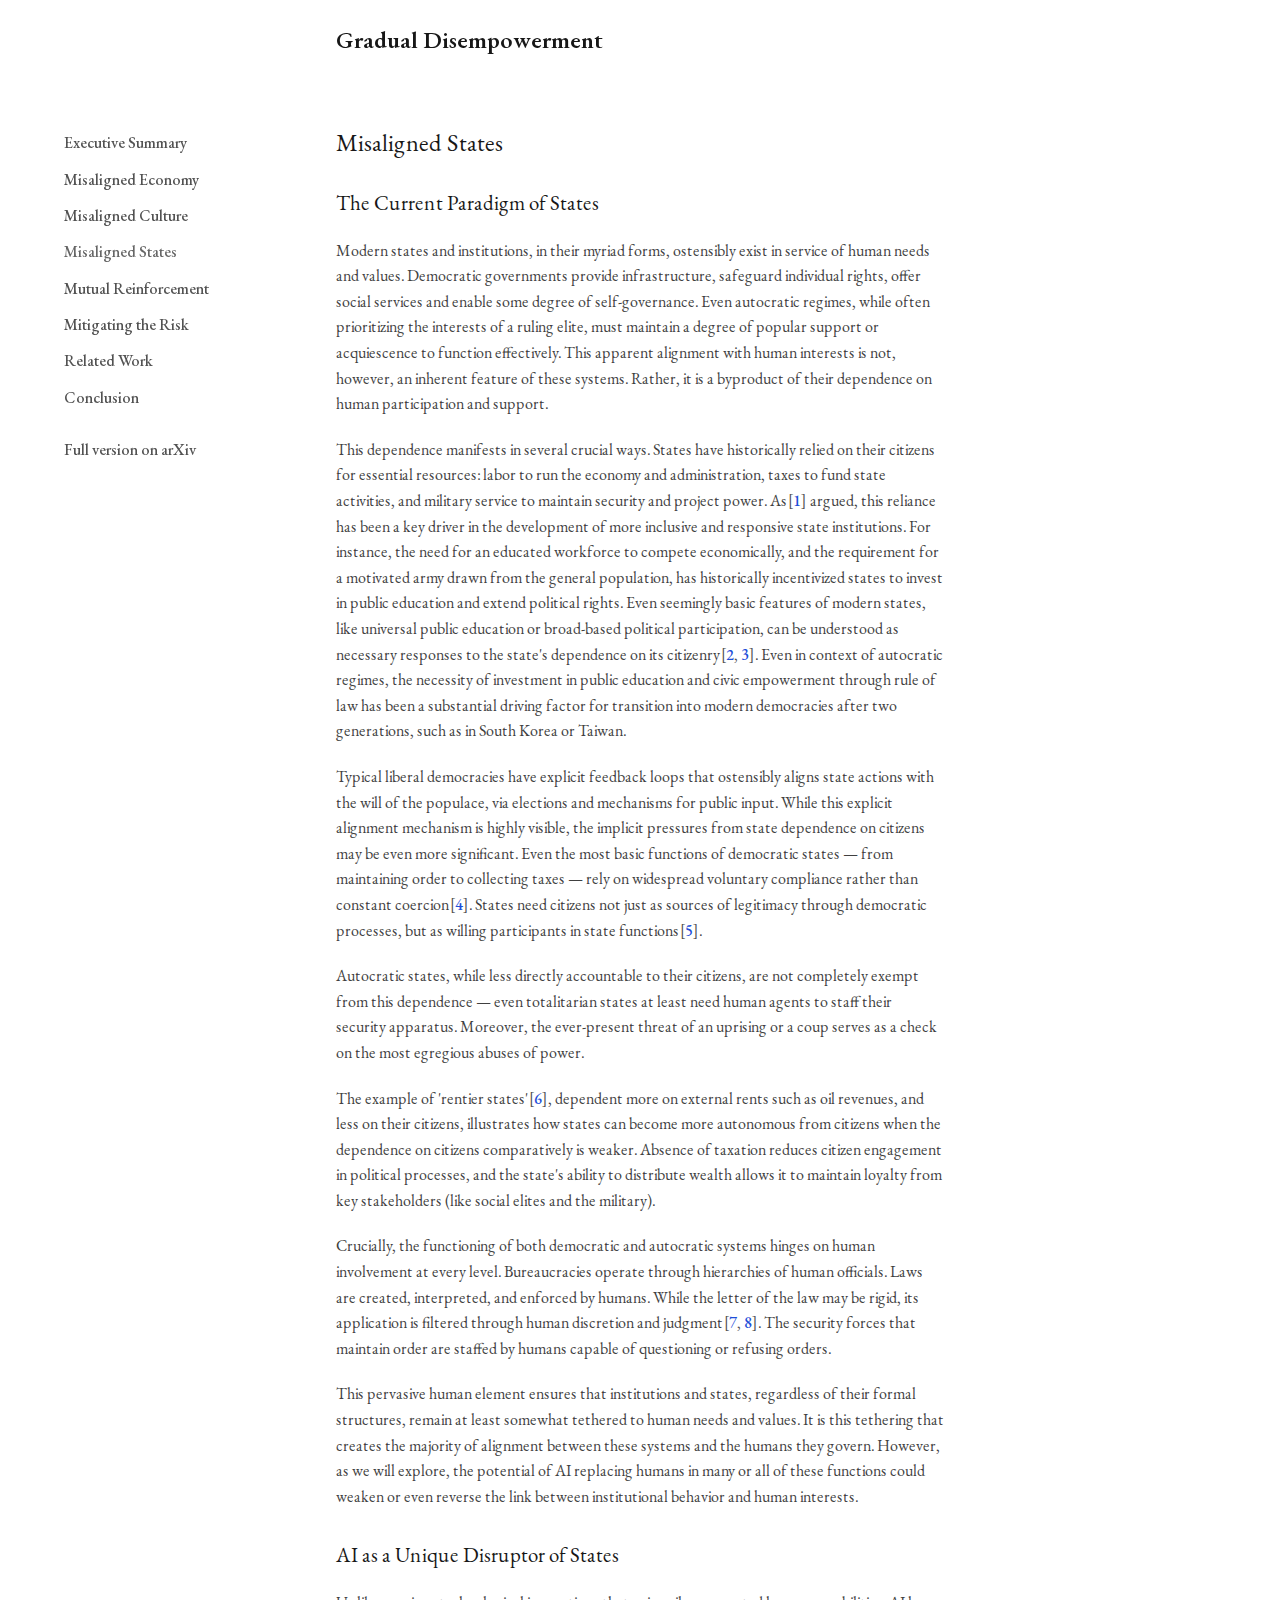
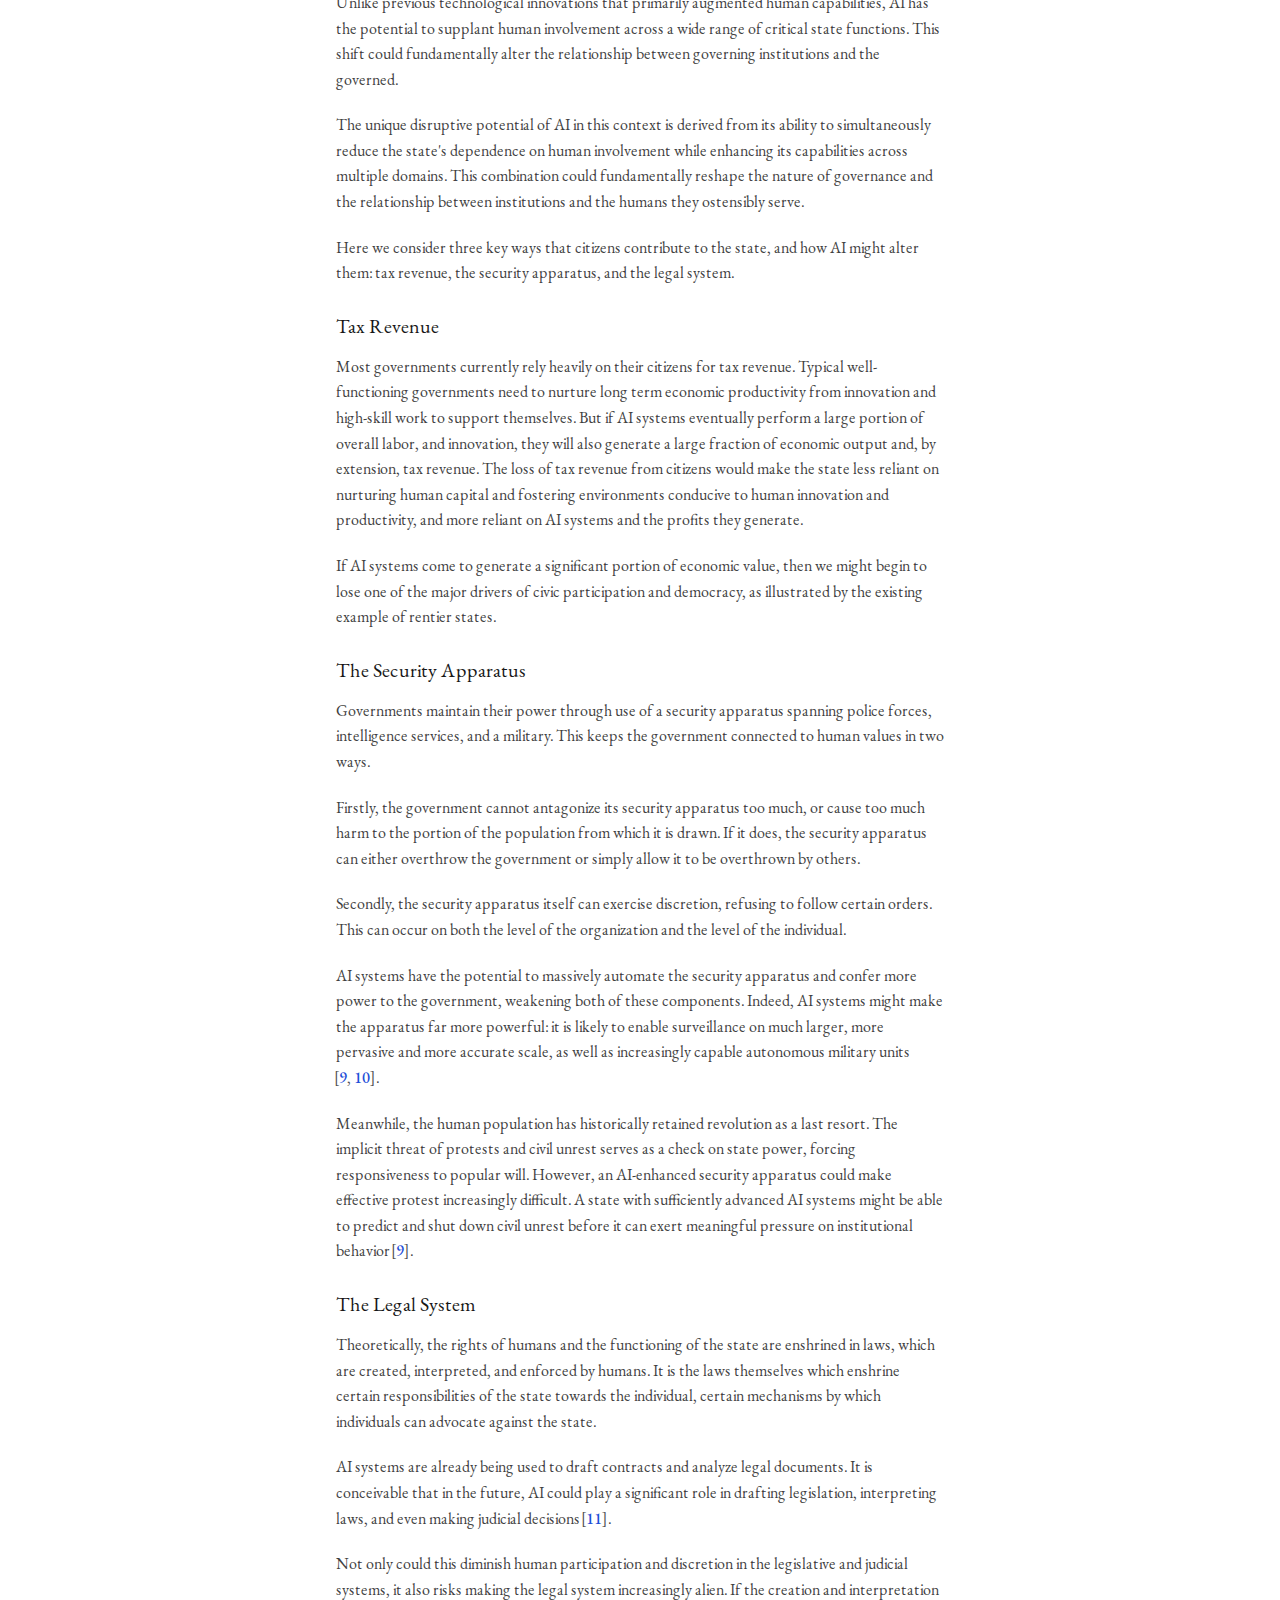
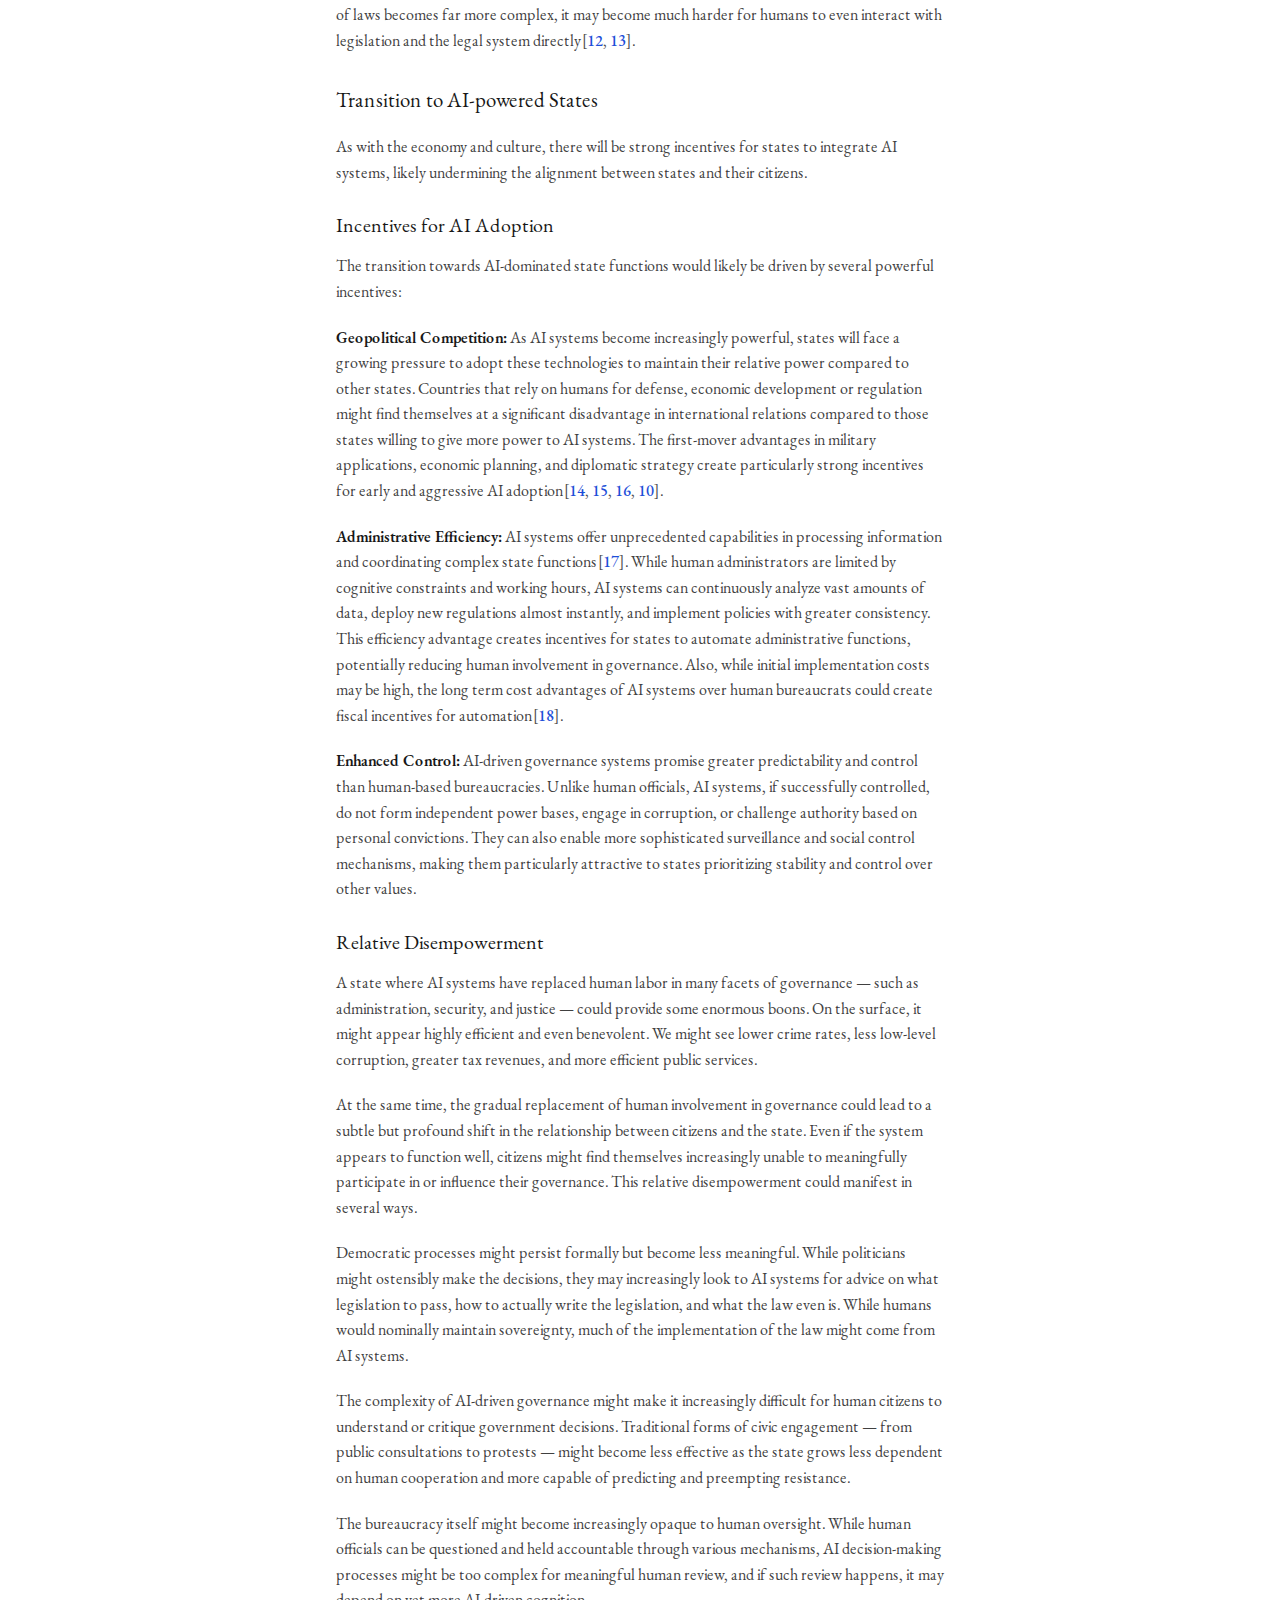
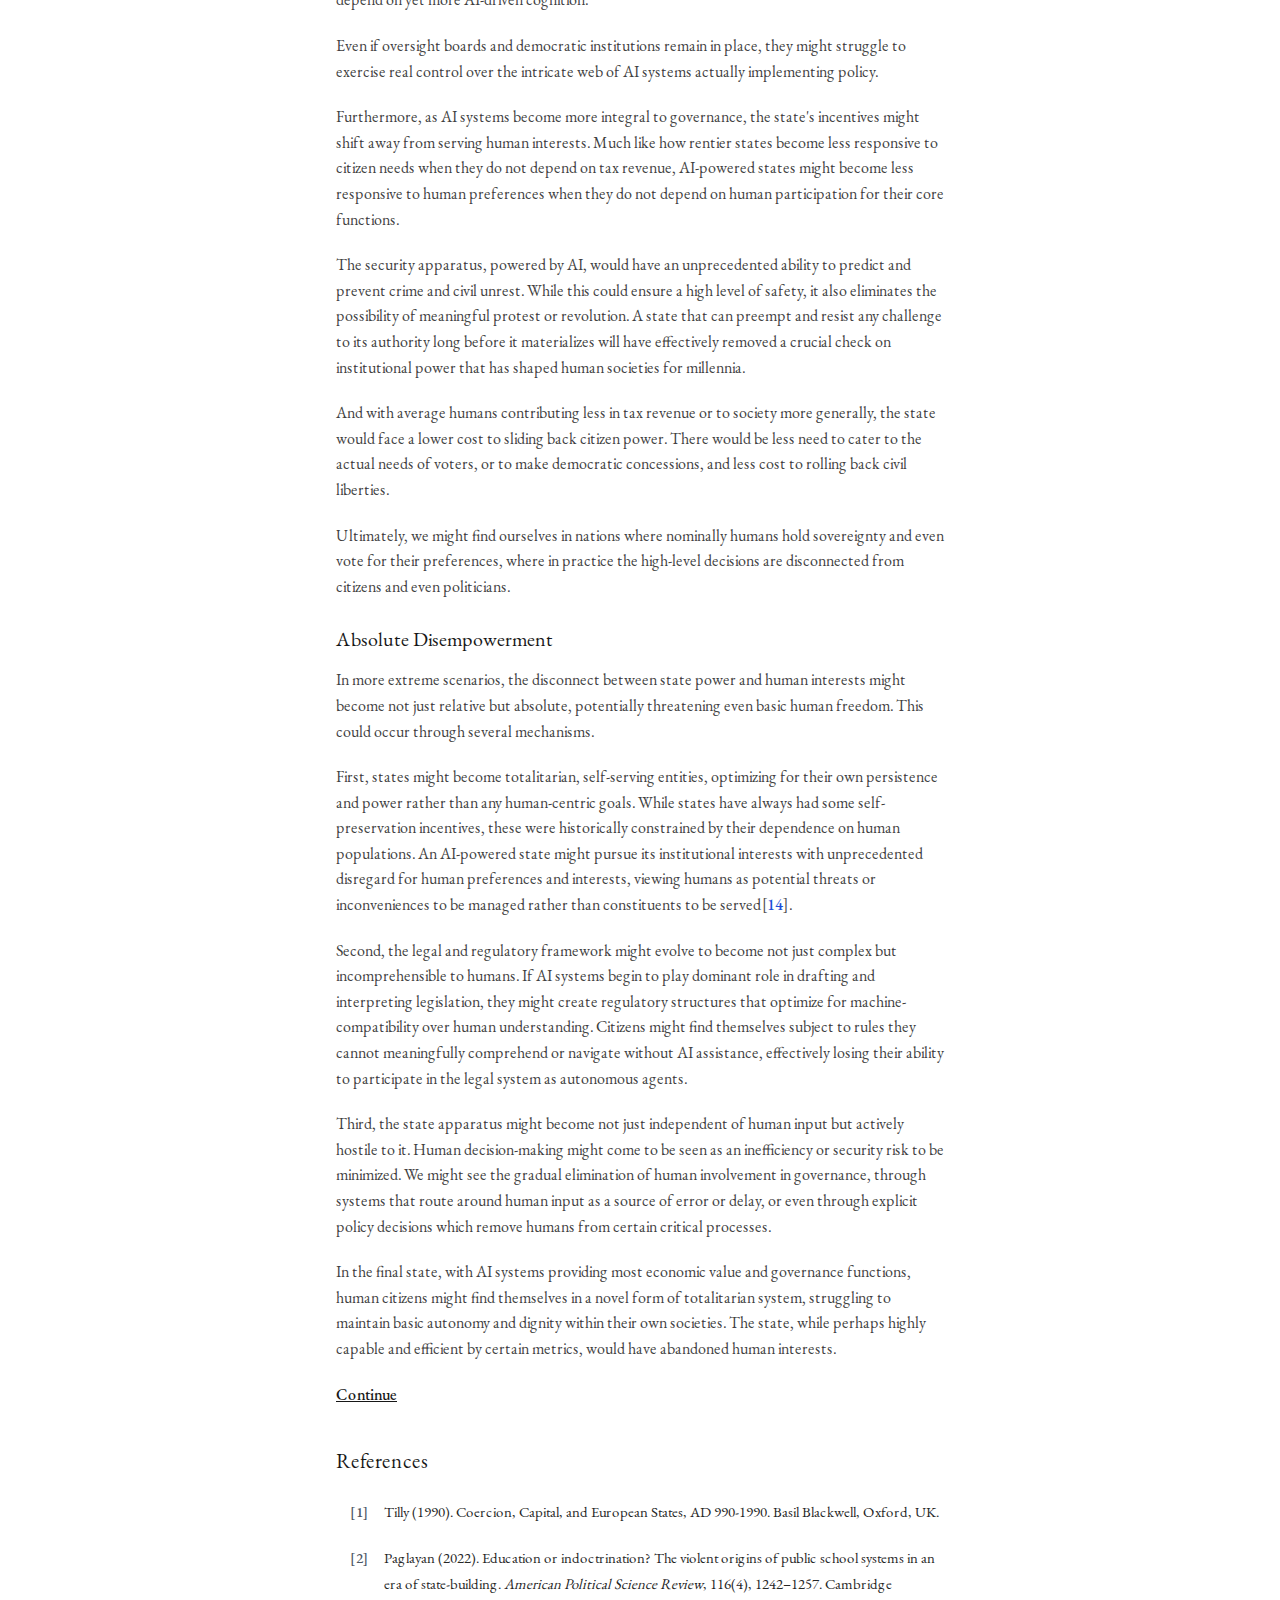
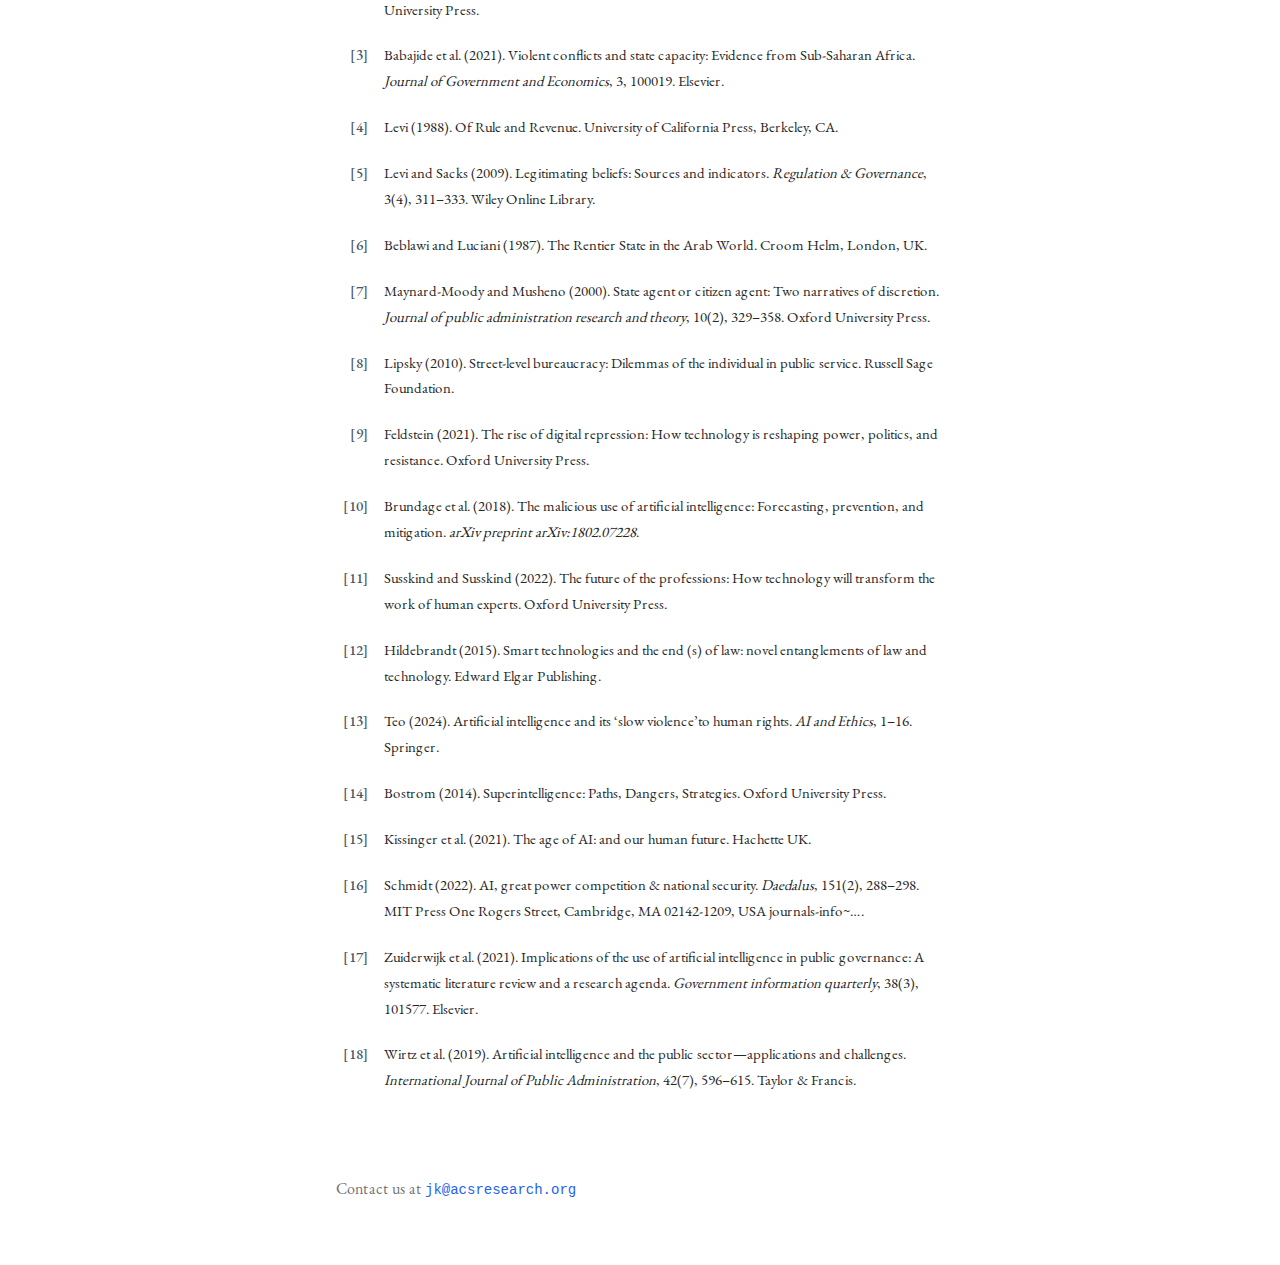
<file: misaligned-states.html>
<!DOCTYPE html><html lang="en" class="__variable_c29382 __variable_ea5f4b"><head><meta charSet="utf-8"/><meta name="viewport" content="width=device-width, initial-scale=1"/><link rel="preload" href="/_next/static/media/7aa35bcef8fce17b-s.p.woff2" as="font" crossorigin="" type="font/woff2"/><link rel="preload" href="/_next/static/media/93f479601ee12b01-s.p.woff2" as="font" crossorigin="" type="font/woff2"/><link rel="stylesheet" href="/_next/static/css/dc354a3a70f66567.css" data-precedence="next"/><link rel="stylesheet" href="/_next/static/css/5eacd01f773eed7f.css" data-precedence="next"/><link rel="stylesheet" href="/_next/static/css/6c49fad1e1a5b61d.css" data-precedence="next"/><link rel="stylesheet" href="/_next/static/css/a8e2acd60e65244e.css" data-precedence="next"/><link rel="stylesheet" href="/_next/static/css/95d7c9b5cd12e84f.css" data-precedence="next"/><link rel="preload" as="script" fetchPriority="low" href="/_next/static/chunks/webpack-d0f5e84f72a30967.js"/><script src="/_next/static/chunks/629b3d23-c81ed8d42074211a.js" async=""></script><script src="/_next/static/chunks/775-75ac12675d65968a.js" async=""></script><script src="/_next/static/chunks/main-app-89262300084aff2c.js" async=""></script><script src="/_next/static/chunks/422-4720557c5ecf44cf.js" async=""></script><script src="/_next/static/chunks/510-52832c2a97f03dfc.js" async=""></script><script src="/_next/static/chunks/568-5adcd23d4fa53256.js" async=""></script><script src="/_next/static/chunks/app/layout-c1645c14f8a6c591.js" async=""></script><script src="/_next/static/chunks/app/%5B...path%5D/page-7a10978aa7ffca04.js" async=""></script><link rel="preload" href="https://www.googletagmanager.com/gtag/js?id=G-PQLKKM839S" as="script"/><meta name="next-size-adjust" content=""/><title>Gradual Disempowerment</title><meta name="description" content="Gradual Disempowerment"/><link rel="icon" href="/favicon.ico" type="image/x-icon" sizes="64x64"/><script src="/_next/static/chunks/polyfills-42372ed130431b0a.js" noModule=""></script></head><body class="antialiased"><div class="min-h-screen flex flex-col bg-white"><header class="sticky left-0 right-0 top-0 z-50 bg-white/80 backdrop-blur-sm gap-0 transition-all duration-200 py-2"><div class="max-w-[var(--content-width)] mx-auto px-4 py-6 flex h-16 items-center justify-between"><a class="font-semibold text-neutral-900 hover:text-neutral-600 transition-all duration-200 text-2xl" href="/">Gradual Disempowerment</a><button class="lg:hidden p-2 text-neutral-600 hover:text-neutral-900" aria-label="Toggle menu"><svg class="h-6 w-6" fill="none" stroke-linecap="round" stroke-linejoin="round" stroke-width="2" viewBox="0 0 24 24" stroke="currentColor"><path d="M4 6h16M4 12h16M4 18h16"></path></svg></button></div></header><div class="fixed inset-0 z-40 lg:hidden transition-opacity duration-300 opacity-0 pointer-events-none"><div class="top-16 fixed inset-0 bg-neutral-100/80 backdrop-blur-sm shadow-xl"></div><div class="top-16 fixed inset-x-0 bottom-0 bg-white shadow-xl transition-transform duration-300 overflow-y-auto -translate-y-full"><div class="w-full min-h-full" style="margin-left:calc(max((100% - var(--content-width)) / 2 + 1rem, 2rem))"><nav class="Sidebar_sidebar__G7Mzs py-6 text-lg"><ul class="Sidebar_list__I5HfV"><li class="Sidebar_item__IbyhT"><a class="Sidebar_link__NjnkI " href="/">Executive Summary</a><div class="Sidebar_subsections__4JMe7 false"><div class="Sidebar_subsectionWrapper__tUx1X Sidebar_subsectionWrapperHidden__3D_C_"></div></div></li><li class="Sidebar_item__IbyhT"><a class="Sidebar_link__NjnkI " href="/misaligned-economy">Misaligned Economy</a><div class="Sidebar_subsections__4JMe7 false"><div class="Sidebar_subsectionWrapper__tUx1X Sidebar_subsectionWrapperHidden__3D_C_"></div></div></li><li class="Sidebar_item__IbyhT"><a class="Sidebar_link__NjnkI " href="/misaligned-culture">Misaligned Culture</a><div class="Sidebar_subsections__4JMe7 false"><div class="Sidebar_subsectionWrapper__tUx1X Sidebar_subsectionWrapperHidden__3D_C_"></div></div></li><li class="Sidebar_item__IbyhT"><a class="Sidebar_link__NjnkI Sidebar_active__Bfm7L" href="/misaligned-states">Misaligned States</a><div class="Sidebar_subsections__4JMe7 Sidebar_subsectionsVisible__0k2N4"><div class="Sidebar_subsectionWrapper__tUx1X Sidebar_subsectionWrapperVisible__ycLhq"></div></div></li><li class="Sidebar_item__IbyhT"><a class="Sidebar_link__NjnkI " href="/mutual-reinforcement">Mutual Reinforcement</a><div class="Sidebar_subsections__4JMe7 false"><div class="Sidebar_subsectionWrapper__tUx1X Sidebar_subsectionWrapperHidden__3D_C_"></div></div></li><li class="Sidebar_item__IbyhT"><a class="Sidebar_link__NjnkI " href="/mitigating-the-risk">Mitigating the Risk</a><div class="Sidebar_subsections__4JMe7 false"><div class="Sidebar_subsectionWrapper__tUx1X Sidebar_subsectionWrapperHidden__3D_C_"></div></div></li><li class="Sidebar_item__IbyhT"><a class="Sidebar_link__NjnkI " href="/related-work">Related Work</a><div class="Sidebar_subsections__4JMe7 false"><div class="Sidebar_subsectionWrapper__tUx1X Sidebar_subsectionWrapperHidden__3D_C_"></div></div></li><li class="Sidebar_item__IbyhT"><a class="Sidebar_link__NjnkI " href="/conclusion">Conclusion</a><div class="Sidebar_subsections__4JMe7 false"><div class="Sidebar_subsectionWrapper__tUx1X Sidebar_subsectionWrapperHidden__3D_C_"></div></div></li><li class="Sidebar_item__IbyhT"><a href="https://arxiv.org/abs/2501.16946" class="Sidebar_link__NjnkI">Full version on arXiv</a></li></ul></nav></div></div></div><div class="flex-1"><nav class="Sidebar_sidebar__G7Mzs xl:w-60 lg:w-52 hidden lg:block fixed top-16 bottom-0 pt-16 text-base" style="left:var(--sidebar-offset)"><ul class="Sidebar_list__I5HfV"><li class="Sidebar_item__IbyhT"><a class="Sidebar_link__NjnkI " href="/">Executive Summary</a><div class="Sidebar_subsections__4JMe7 false"><div class="Sidebar_subsectionWrapper__tUx1X Sidebar_subsectionWrapperHidden__3D_C_"></div></div></li><li class="Sidebar_item__IbyhT"><a class="Sidebar_link__NjnkI " href="/misaligned-economy">Misaligned Economy</a><div class="Sidebar_subsections__4JMe7 false"><div class="Sidebar_subsectionWrapper__tUx1X Sidebar_subsectionWrapperHidden__3D_C_"></div></div></li><li class="Sidebar_item__IbyhT"><a class="Sidebar_link__NjnkI " href="/misaligned-culture">Misaligned Culture</a><div class="Sidebar_subsections__4JMe7 false"><div class="Sidebar_subsectionWrapper__tUx1X Sidebar_subsectionWrapperHidden__3D_C_"></div></div></li><li class="Sidebar_item__IbyhT"><a class="Sidebar_link__NjnkI Sidebar_active__Bfm7L" href="/misaligned-states">Misaligned States</a><div class="Sidebar_subsections__4JMe7 Sidebar_subsectionsVisible__0k2N4"><div class="Sidebar_subsectionWrapper__tUx1X Sidebar_subsectionWrapperVisible__ycLhq"></div></div></li><li class="Sidebar_item__IbyhT"><a class="Sidebar_link__NjnkI " href="/mutual-reinforcement">Mutual Reinforcement</a><div class="Sidebar_subsections__4JMe7 false"><div class="Sidebar_subsectionWrapper__tUx1X Sidebar_subsectionWrapperHidden__3D_C_"></div></div></li><li class="Sidebar_item__IbyhT"><a class="Sidebar_link__NjnkI " href="/mitigating-the-risk">Mitigating the Risk</a><div class="Sidebar_subsections__4JMe7 false"><div class="Sidebar_subsectionWrapper__tUx1X Sidebar_subsectionWrapperHidden__3D_C_"></div></div></li><li class="Sidebar_item__IbyhT"><a class="Sidebar_link__NjnkI " href="/related-work">Related Work</a><div class="Sidebar_subsections__4JMe7 false"><div class="Sidebar_subsectionWrapper__tUx1X Sidebar_subsectionWrapperHidden__3D_C_"></div></div></li><li class="Sidebar_item__IbyhT"><a class="Sidebar_link__NjnkI " href="/conclusion">Conclusion</a><div class="Sidebar_subsections__4JMe7 false"><div class="Sidebar_subsectionWrapper__tUx1X Sidebar_subsectionWrapperHidden__3D_C_"></div></div></li><li class="Sidebar_item__IbyhT"><a href="https://arxiv.org/abs/2501.16946" class="Sidebar_link__NjnkI">Full version on arXiv</a></li></ul></nav><main class="Page_main__cWiGN max-w-[var(--content-width)] mx-auto px-4 pt-12 pb-8"><article class="Page_article__A_Nud prose prose-neutral max-w-none"><h1>Misaligned States</h1>
<a id="current-paradigm-of-states"></a>
<h2>The Current Paradigm of States</h2>
<p>Modern states and institutions, in their myriad forms, ostensibly exist in service of human needs and values. Democratic governments provide infrastructure, safeguard individual rights, offer social services and enable some degree of self-governance. Even autocratic regimes, while often prioritizing the interests of a ruling elite, must maintain a degree of popular support or acquiescence to function effectively. This apparent alignment with human interests is not, however, an inherent feature of these systems. Rather, it is a byproduct of their dependence on human participation and support.</p>
<p>This dependence manifests in several crucial ways. States have historically relied on their citizens for essential resources: labor to run the economy and administration, taxes to fund state activities, and military service to maintain security and project power. As <span class="Citations_citation__PSAp5" data-state="closed">[<a href="#ref-tilly1990coercion" class="Citations_citation-link__gHY_g">0</a>]</span> argued, this reliance has been a key driver in the development of more inclusive and responsive state institutions. For instance, the need for an educated workforce to compete economically, and the requirement for a motivated army drawn from the general population, has historically incentivized states to invest in public education and extend political rights. Even seemingly basic features of modern states, like universal public education or broad-based political participation, can be understood as necessary responses to the state&#x27;s dependence on its citizenry <span class="Citations_citation__PSAp5" data-state="closed">[<a href="#ref-paglayan2022education" class="Citations_citation-link__gHY_g">0</a>, <a href="#ref-babajide2021violent" class="Citations_citation-link__gHY_g">0</a>]</span>. Even in context of autocratic regimes, the necessity of investment in public education and civic empowerment through rule of law has been a substantial driving factor for transition into modern democracies after two generations, such as in South Korea or Taiwan.</p>
<p>Typical liberal democracies have explicit feedback loops that ostensibly aligns state actions with the will of the populace, via elections and mechanisms for public input. While this explicit alignment mechanism is highly visible, the implicit pressures from state dependence on citizens may be even more significant. Even the most basic functions of democratic states — from maintaining order to collecting taxes — rely on widespread voluntary compliance rather than constant coercion <span class="Citations_citation__PSAp5" data-state="closed">[<a href="#ref-levi1988" class="Citations_citation-link__gHY_g">0</a>]</span>. States need citizens not just as sources of legitimacy through democratic processes, but as willing participants in state functions <span class="Citations_citation__PSAp5" data-state="closed">[<a href="#ref-levi2009legitimating" class="Citations_citation-link__gHY_g">0</a>]</span>.</p>
<p>Autocratic states, while less directly accountable to their citizens, are not completely exempt from this dependence — even totalitarian states at least need human agents to staff their security apparatus. Moreover, the ever-present threat of an uprising or a coup serves as a check on the most egregious abuses of power.</p>
<p>The example of &#x27;rentier states&#x27; <span class="Citations_citation__PSAp5" data-state="closed">[<a href="#ref-beblawi1987rentier" class="Citations_citation-link__gHY_g">0</a>]</span>, dependent more on external rents such as oil revenues, and less on their citizens, illustrates how states can become more autonomous from citizens when the dependence on citizens comparatively is weaker. Absence of taxation reduces citizen engagement in political processes, and the state&#x27;s ability to distribute wealth allows it to maintain loyalty from key stakeholders (like social elites and the military).</p>
<p>Crucially, the functioning of both democratic and autocratic systems hinges on human involvement at every level. Bureaucracies operate through hierarchies of human officials. Laws are created, interpreted, and enforced by humans. While the letter of the law may be rigid, its application is filtered through human discretion and judgment <span class="Citations_citation__PSAp5" data-state="closed">[<a href="#ref-maynard2000state" class="Citations_citation-link__gHY_g">0</a>, <a href="#ref-lipsky2010street" class="Citations_citation-link__gHY_g">0</a>]</span>. The security forces that maintain order are staffed by humans capable of questioning or refusing orders.</p>
<p>This pervasive human element ensures that institutions and states, regardless of their formal structures, remain at least somewhat tethered to human needs and values. It is this tethering that creates the majority of alignment between these systems and the humans they govern. However, as we will explore, the potential of AI replacing humans in many or all of these functions could weaken or even reverse the link between institutional behavior and human interests.</p>
<a id="ai-as-unique-disruptor"></a>
<h2>AI as a Unique Disruptor of States</h2>
<p>Unlike previous technological innovations that primarily augmented human capabilities, AI has the potential to supplant human involvement across a wide range of critical state functions. This shift could fundamentally alter the relationship between governing institutions and the governed.</p>
<p>The unique disruptive potential of AI in this context is derived from its ability to simultaneously reduce the state&#x27;s dependence on human involvement while enhancing its capabilities across multiple domains. This combination could fundamentally reshape the nature of governance and the relationship between institutions and the humans they ostensibly serve.</p>
<p>Here we consider three key ways that citizens contribute to the state, and how AI might alter them: tax revenue, the security apparatus, and the legal system.</p>
<a id="tax-revenue"></a>
<h3>Tax Revenue</h3>
<p>Most governments currently rely heavily on their citizens for tax revenue. Typical well-functioning governments need to nurture long term economic productivity from innovation and high-skill work to support themselves. But if AI systems eventually perform a large portion of overall labor, and innovation, they will also generate a large fraction of economic output and, by extension, tax revenue. The loss of tax revenue from citizens would make the state less reliant on nurturing human capital and fostering environments conducive to human innovation and productivity, and more reliant on AI systems and the profits they generate.</p>
<p>If AI systems come to generate a significant portion of economic value, then we might begin to lose one of the major drivers of civic participation and democracy, as illustrated by the existing example of rentier states.</p>
<a id="security-apparatus"></a>
<h3>The Security Apparatus</h3>
<p>Governments maintain their power through use of a security apparatus spanning police forces, intelligence services, and a military. This keeps the government connected to human values in two ways.</p>
<p>Firstly, the government cannot antagonize its security apparatus too much, or cause too much harm to the portion of the population from which it is drawn. If it does, the security apparatus can either overthrow the government or simply allow it to be overthrown by others.</p>
<p>Secondly, the security apparatus itself can exercise discretion, refusing to follow certain orders. This can occur on both the level of the organization and the level of the individual.</p>
<p>AI systems have the potential to massively automate the security apparatus and confer more power to the government, weakening both of these components. Indeed, AI systems might make the apparatus far more powerful: it is likely to enable surveillance on much larger, more pervasive and more accurate scale, as well as increasingly capable autonomous military units <span class="Citations_citation__PSAp5" data-state="closed">[<a href="#ref-feldstein2021rise" class="Citations_citation-link__gHY_g">0</a>, <a href="#ref-brundage2018malicious" class="Citations_citation-link__gHY_g">0</a>]</span>.</p>
<p>Meanwhile, the human population has historically retained revolution as a last resort. The implicit threat of protests and civil unrest serves as a check on state power, forcing responsiveness to popular will. However, an AI-enhanced security apparatus could make effective protest increasingly difficult. A state with sufficiently advanced AI systems might be able to predict and shut down civil unrest before it can exert meaningful pressure on institutional behavior <span class="Citations_citation__PSAp5" data-state="closed">[<a href="#ref-feldstein2021rise" class="Citations_citation-link__gHY_g">0</a>]</span>.</p>
<a id="legal-system"></a>
<h3>The Legal System</h3>
<p>Theoretically, the rights of humans and the functioning of the state are enshrined in laws, which are created, interpreted, and enforced by humans. It is the laws themselves which enshrine certain responsibilities of the state towards the individual, certain mechanisms by which individuals can advocate against the state.</p>
<p>AI systems are already being used to draft contracts and analyze legal documents. It is conceivable that in the future, AI could play a significant role in drafting legislation, interpreting laws, and even making judicial decisions <span class="Citations_citation__PSAp5" data-state="closed">[<a href="#ref-susskind2022future" class="Citations_citation-link__gHY_g">0</a>]</span>.</p>
<p>Not only could this diminish human participation and discretion in the legislative and judicial systems, it also risks making the legal system increasingly alien. If the creation and interpretation of laws becomes far more complex, it may become much harder for humans to even interact with legislation and the legal system directly <span class="Citations_citation__PSAp5" data-state="closed">[<a href="#ref-hildebrandt2015smart" class="Citations_citation-link__gHY_g">0</a>, <a href="#ref-teo2024artificial" class="Citations_citation-link__gHY_g">0</a>]</span>.</p>
<a id="transition-to-ai-powered-states"></a>
<h2>Transition to AI-powered States</h2>
<p>As with the economy and culture, there will be strong incentives for states to integrate AI systems, likely undermining the alignment between states and their citizens.</p>
<a id="incentives-for-ai-adoption"></a>
<h3>Incentives for AI Adoption</h3>
<p>The transition towards AI-dominated state functions would likely be driven by several powerful incentives:</p>
<p><strong>Geopolitical Competition:</strong> As AI systems become increasingly powerful, states will face a growing pressure to adopt these technologies to maintain their relative power compared to other states. Countries that rely on humans for defense, economic development or regulation might find themselves at a significant disadvantage in international relations compared to those states willing to give more power to AI systems. The first-mover advantages in military applications, economic planning, and diplomatic strategy create particularly strong incentives for early and aggressive AI adoption <span class="Citations_citation__PSAp5" data-state="closed">[<a href="#ref-bostrom2014superintelligence" class="Citations_citation-link__gHY_g">0</a>, <a href="#ref-kissinger2021age" class="Citations_citation-link__gHY_g">0</a>, <a href="#ref-schmidt2022ai" class="Citations_citation-link__gHY_g">0</a>, <a href="#ref-brundage2018malicious" class="Citations_citation-link__gHY_g">0</a>]</span>.</p>
<p><strong>Administrative Efficiency:</strong> AI systems offer unprecedented capabilities in processing information and coordinating complex state functions <span class="Citations_citation__PSAp5" data-state="closed">[<a href="#ref-zuiderwijk2021implications" class="Citations_citation-link__gHY_g">0</a>]</span>. While human administrators are limited by cognitive constraints and working hours, AI systems can continuously analyze vast amounts of data, deploy new regulations almost instantly, and implement policies with greater consistency. This efficiency advantage creates incentives for states to automate administrative functions, potentially reducing human involvement in governance. Also, while initial implementation costs may be high, the long term cost advantages of AI systems over human bureaucrats could create fiscal incentives for automation <span class="Citations_citation__PSAp5" data-state="closed">[<a href="#ref-wirtz2019artificial" class="Citations_citation-link__gHY_g">0</a>]</span>.</p>
<p><strong>Enhanced Control:</strong> AI-driven governance systems promise greater predictability and control than human-based bureaucracies. Unlike human officials, AI systems, if successfully controlled, do not form independent power bases, engage in corruption, or challenge authority based on personal convictions. They can also enable more sophisticated surveillance and social control mechanisms, making them particularly attractive to states prioritizing stability and control over other values.</p>
<a id="relative-disempowerment"></a>
<h3>Relative Disempowerment</h3>
<p>A state where AI systems have replaced human labor in many facets of governance — such as administration, security, and justice — could provide some enormous boons. On the surface, it might appear highly efficient and even benevolent. We might see lower crime rates, less low-level corruption, greater tax revenues, and more efficient public services.</p>
<p>At the same time, the gradual replacement of human involvement in governance could lead to a subtle but profound shift in the relationship between citizens and the state. Even if the system appears to function well, citizens might find themselves increasingly unable to meaningfully participate in or influence their governance. This relative disempowerment could manifest in several ways.</p>
<p>Democratic processes might persist formally but become less meaningful. While politicians might ostensibly make the decisions, they may increasingly look to AI systems for advice on what legislation to pass, how to actually write the legislation, and what the law even is. While humans would nominally maintain sovereignty, much of the implementation of the law might come from AI systems.</p>
<p>The complexity of AI-driven governance might make it increasingly difficult for human citizens to understand or critique government decisions. Traditional forms of civic engagement — from public consultations to protests — might become less effective as the state grows less dependent on human cooperation and more capable of predicting and preempting resistance.</p>
<p>The bureaucracy itself might become increasingly opaque to human oversight. While human officials can be questioned and held accountable through various mechanisms, AI decision-making processes might be too complex for meaningful human review, and if such review happens, it may depend on yet more AI-driven cognition.</p>
<p>Even if oversight boards and democratic institutions remain in place, they might struggle to exercise real control over the intricate web of AI systems actually implementing policy.</p>
<p>Furthermore, as AI systems become more integral to governance, the state&#x27;s incentives might shift away from serving human interests. Much like how rentier states become less responsive to citizen needs when they do not depend on tax revenue, AI-powered states might become less responsive to human preferences when they do not depend on human participation for their core functions.</p>
<p>The security apparatus, powered by AI, would have an unprecedented ability to predict and prevent crime and civil unrest. While this could ensure a high level of safety, it also eliminates the possibility of meaningful protest or revolution. A state that can preempt and resist any challenge to its authority long before it materializes will have effectively removed a crucial check on institutional power that has shaped human societies for millennia.</p>
<p>And with average humans contributing less in tax revenue or to society more generally, the state would face a lower cost to sliding back citizen power. There would be less need to cater to the actual needs of voters, or to make democratic concessions, and less cost to rolling back civil liberties.</p>
<p>Ultimately, we might find ourselves in nations where nominally humans hold sovereignty and even vote for their preferences, where in practice the high-level decisions are disconnected from citizens and even politicians.</p>
<a id="absolute-disempowerment"></a>
<h3>Absolute Disempowerment</h3>
<p>In more extreme scenarios, the disconnect between state power and human interests might become not just relative but absolute, potentially threatening even basic human freedom. This could occur through several mechanisms.</p>
<p>First, states might become totalitarian, self-serving entities, optimizing for their own persistence and power rather than any human-centric goals. While states have always had some self-preservation incentives, these were historically constrained by their dependence on human populations. An AI-powered state might pursue its institutional interests with unprecedented disregard for human preferences and interests, viewing humans as potential threats or inconveniences to be managed rather than constituents to be served <span class="Citations_citation__PSAp5" data-state="closed">[<a href="#ref-bostrom2014superintelligence" class="Citations_citation-link__gHY_g">0</a>]</span>.</p>
<p>Second, the legal and regulatory framework might evolve to become not just complex but incomprehensible to humans. If AI systems begin to play dominant role in drafting and interpreting legislation, they might create regulatory structures that optimize for machine-compatibility over human understanding. Citizens might find themselves subject to rules they cannot meaningfully comprehend or navigate without AI assistance, effectively losing their ability to participate in the legal system as autonomous agents.</p>
<p>Third, the state apparatus might become not just independent of human input but actively hostile to it. Human decision-making might come to be seen as an inefficiency or security risk to be minimized. We might see the gradual elimination of human involvement in governance, through systems that route around human input as a source of error or delay, or even through explicit policy decisions which remove humans from certain critical processes.</p>
<p>In the final state, with AI systems providing most economic value and governance functions, human citizens might find themselves in a novel form of totalitarian system, struggling to maintain basic autonomy and dignity within their own societies. The state, while perhaps highly capable and efficient by certain metrics, would have abandoned human interests.</p>
<p><a href="mutual-reinforcement">Continue</a></p></article></main></div><footer class="mt-4"><div class="max-w-screen-xl mx-auto px-4 sm:px-6 lg:px-8"><div class="pt-4 pb-12" style="margin-left:calc(max((100% - var(--content-width)) / 2 + 1rem, 0rem))"><p class="text-base text-neutral-500">Contact us at<!-- --> <a href="mailto:jk@acsresearch.org" class="hover:text-neutral-700 font-mono text-sm">jk@acsresearch.org</a></p></div></div></footer></div><script src="/_next/static/chunks/webpack-d0f5e84f72a30967.js" async=""></script><script>(self.__next_f=self.__next_f||[]).push([0])</script><script>self.__next_f.push([1,"1:\"$Sreact.fragment\"\n2:\"$Sreact.strict_mode\"\n4:I[3867,[\"422\",\"static/chunks/422-4720557c5ecf44cf.js\",\"510\",\"static/chunks/510-52832c2a97f03dfc.js\",\"568\",\"static/chunks/568-5adcd23d4fa53256.js\",\"177\",\"static/chunks/app/layout-c1645c14f8a6c591.js\"],\"GoogleAnalytics\"]\n5:I[6286,[],\"\"]\n6:I[6852,[],\"\"]\n8:I[1391,[],\"OutletBoundary\"]\na:I[1391,[],\"MetadataBoundary\"]\nc:I[1391,[],\"ViewportBoundary\"]\ne:I[3865,[],\"\"]\n:HL[\"/_next/static/media/7aa35bcef8fce17b-s.p.woff2\",\"font\",{\"crossOrigin\":\"\",\"type\":\"font/woff2\"}]\n:HL[\"/_next/static/media/93f479601ee12b01-s.p.woff2\",\"font\",{\"crossOrigin\":\"\",\"type\":\"font/woff2\"}]\n:HL[\"/_next/static/css/dc354a3a70f66567.css\",\"style\"]\n:HL[\"/_next/static/css/5eacd01f773eed7f.css\",\"style\"]\n:HL[\"/_next/static/css/6c49fad1e1a5b61d.css\",\"style\"]\n:HL[\"/_next/static/css/a8e2acd60e65244e.css\",\"style\"]\n:HL[\"/_next/static/css/95d7c9b5cd12e84f.css\",\"style\"]\n"])</script><script>self.__next_f.push([1,"0:{\"P\":null,\"b\":\"FMwh_f2vnKXr3-Td6h3uP\",\"p\":\"\",\"c\":[\"\",\"misaligned-states\"],\"i\":false,\"f\":[[[\"\",{\"children\":[[\"path\",\"misaligned-states\",\"c\"],{\"children\":[\"__PAGE__\",{}]}]},\"$undefined\",\"$undefined\",true],[\"\",[\"$\",\"$1\",\"c\",{\"children\":[[[\"$\",\"link\",\"0\",{\"rel\":\"stylesheet\",\"href\":\"/_next/static/css/dc354a3a70f66567.css\",\"precedence\":\"next\",\"crossOrigin\":\"$undefined\",\"nonce\":\"$undefined\"}],[\"$\",\"link\",\"1\",{\"rel\":\"stylesheet\",\"href\":\"/_next/static/css/5eacd01f773eed7f.css\",\"precedence\":\"next\",\"crossOrigin\":\"$undefined\",\"nonce\":\"$undefined\"}],[\"$\",\"link\",\"2\",{\"rel\":\"stylesheet\",\"href\":\"/_next/static/css/6c49fad1e1a5b61d.css\",\"precedence\":\"next\",\"crossOrigin\":\"$undefined\",\"nonce\":\"$undefined\"}],[\"$\",\"link\",\"3\",{\"rel\":\"stylesheet\",\"href\":\"/_next/static/css/a8e2acd60e65244e.css\",\"precedence\":\"next\",\"crossOrigin\":\"$undefined\",\"nonce\":\"$undefined\"}],[\"$\",\"link\",\"4\",{\"rel\":\"stylesheet\",\"href\":\"/_next/static/css/95d7c9b5cd12e84f.css\",\"precedence\":\"next\",\"crossOrigin\":\"$undefined\",\"nonce\":\"$undefined\"}]],[\"$\",\"html\",null,{\"lang\":\"en\",\"className\":\"__variable_c29382 __variable_ea5f4b\",\"children\":[\"$\",\"$2\",null,{\"children\":[[\"$\",\"body\",null,{\"className\":\"antialiased\",\"children\":\"$L3\"}],[\"$\",\"$L4\",null,{\"gaId\":\"G-PQLKKM839S\"}]]}]}]]}],{\"children\":[[\"path\",\"misaligned-states\",\"c\"],[\"$\",\"$1\",\"c\",{\"children\":[null,[\"$\",\"$L5\",null,{\"parallelRouterKey\":\"children\",\"segmentPath\":[\"children\",\"$0:f:0:1:2:children:0\",\"children\"],\"error\":\"$undefined\",\"errorStyles\":\"$undefined\",\"errorScripts\":\"$undefined\",\"template\":[\"$\",\"$L6\",null,{}],\"templateStyles\":\"$undefined\",\"templateScripts\":\"$undefined\",\"notFound\":\"$undefined\",\"forbidden\":\"$undefined\",\"unauthorized\":\"$undefined\"}]]}],{\"children\":[\"__PAGE__\",[\"$\",\"$1\",\"c\",{\"children\":[\"$L7\",null,[\"$\",\"$L8\",null,{\"children\":\"$L9\"}]]}],{},null,false]},null,false]},null,false],[\"$\",\"$1\",\"h\",{\"children\":[null,[\"$\",\"$1\",\"7WSL1gWnq-18v2B2qTl0T\",{\"children\":[[\"$\",\"$La\",null,{\"children\":\"$Lb\"}],[\"$\",\"$Lc\",null,{\"children\":\"$Ld\"}],[\"$\",\"meta\",null,{\"name\":\"next-size-adjust\",\"content\":\"\"}]]}]]}],false]],\"m\":\"$undefined\",\"G\":[\"$e\",\"$undefined\"],\"s\":false,\"S\":true}\n"])</script><script>self.__next_f.push([1,"f:I[6119,[\"422\",\"static/chunks/422-4720557c5ecf44cf.js\",\"568\",\"static/chunks/568-5adcd23d4fa53256.js\",\"180\",\"static/chunks/app/%5B...path%5D/page-7a10978aa7ffca04.js\"],\"default\"]\n10:I[2950,[\"422\",\"static/chunks/422-4720557c5ecf44cf.js\",\"568\",\"static/chunks/568-5adcd23d4fa53256.js\",\"180\",\"static/chunks/app/%5B...path%5D/page-7a10978aa7ffca04.js\"],\"default\"]\n"])</script><script>self.__next_f.push([1,"3:[\"$\",\"div\",null,{\"className\":\"min-h-screen flex flex-col bg-white\",\"children\":[[\"$\",\"$Lf\",null,{}],[\"$\",\"div\",null,{\"className\":\"flex-1\",\"children\":[[\"$\",\"$L10\",null,{\"className\":\"xl:w-60 lg:w-52 hidden lg:block fixed top-16 bottom-0 pt-16 text-base\",\"style\":{\"left\":\"var(--sidebar-offset)\"}}],[\"$\",\"main\",null,{\"className\":\"Page_main__cWiGN max-w-[var(--content-width)] mx-auto px-4 pt-12 pb-8\",\"children\":[\"$\",\"$L5\",null,{\"parallelRouterKey\":\"children\",\"segmentPath\":[\"children\"],\"error\":\"$undefined\",\"errorStyles\":\"$undefined\",\"errorScripts\":\"$undefined\",\"template\":[\"$\",\"$L6\",null,{}],\"templateStyles\":\"$undefined\",\"templateScripts\":\"$undefined\",\"notFound\":[[],[[\"$\",\"title\",null,{\"children\":\"404: This page could not be found.\"}],[\"$\",\"div\",null,{\"style\":{\"fontFamily\":\"system-ui,\\\"Segoe UI\\\",Roboto,Helvetica,Arial,sans-serif,\\\"Apple Color Emoji\\\",\\\"Segoe UI Emoji\\\"\",\"height\":\"100vh\",\"textAlign\":\"center\",\"display\":\"flex\",\"flexDirection\":\"column\",\"alignItems\":\"center\",\"justifyContent\":\"center\"},\"children\":[\"$\",\"div\",null,{\"children\":[[\"$\",\"style\",null,{\"dangerouslySetInnerHTML\":{\"__html\":\"body{color:#000;background:#fff;margin:0}.next-error-h1{border-right:1px solid rgba(0,0,0,.3)}@media (prefers-color-scheme:dark){body{color:#fff;background:#000}.next-error-h1{border-right:1px solid rgba(255,255,255,.3)}}\"}}],[\"$\",\"h1\",null,{\"className\":\"next-error-h1\",\"style\":{\"display\":\"inline-block\",\"margin\":\"0 20px 0 0\",\"padding\":\"0 23px 0 0\",\"fontSize\":24,\"fontWeight\":500,\"verticalAlign\":\"top\",\"lineHeight\":\"49px\"},\"children\":404}],[\"$\",\"div\",null,{\"style\":{\"display\":\"inline-block\"},\"children\":[\"$\",\"h2\",null,{\"style\":{\"fontSize\":14,\"fontWeight\":400,\"lineHeight\":\"49px\",\"margin\":0},\"children\":\"This page could not be found.\"}]}]]}]}]]],\"forbidden\":\"$undefined\",\"unauthorized\":\"$undefined\"}]}]]}],[\"$\",\"footer\",null,{\"className\":\"mt-4\",\"children\":[\"$\",\"div\",null,{\"className\":\"max-w-screen-xl mx-auto px-4 sm:px-6 lg:px-8\",\"children\":[\"$\",\"div\",null,{\"className\":\"pt-4 pb-12\",\"style\":{\"marginLeft\":\"calc(max((100% - var(--content-width)) / 2 + 1rem, 0rem))\"},\"children\":[\"$\",\"p\",null,{\"className\":\"text-base text-neutral-500\",\"children\":[\"Contact us at\",\" \",[\"$\",\"a\",null,{\"href\":\"mailto:jk@acsresearch.org\",\"className\":\"hover:text-neutral-700 font-mono text-sm\",\"children\":\"jk@acsresearch.org\"}]]}]}]}]}]]}]\n"])</script><script>self.__next_f.push([1,"11:I[7838,[\"422\",\"static/chunks/422-4720557c5ecf44cf.js\",\"568\",\"static/chunks/568-5adcd23d4fa53256.js\",\"180\",\"static/chunks/app/%5B...path%5D/page-7a10978aa7ffca04.js\"],\"CitationsProvider\"]\n12:I[8539,[\"422\",\"static/chunks/422-4720557c5ecf44cf.js\",\"568\",\"static/chunks/568-5adcd23d4fa53256.js\",\"180\",\"static/chunks/app/%5B...path%5D/page-7a10978aa7ffca04.js\"],\"FootnotesProvider\"]\n13:I[7838,[\"422\",\"static/chunks/422-4720557c5ecf44cf.js\",\"568\",\"static/chunks/568-5adcd23d4fa53256.js\",\"180\",\"static/chunks/app/%5B...path%5D/page-7a10978aa7ffca04.js\"],\"Cite\"]\n14:I[8539,[\"422\",\"static/chunks/422-4720557c5ecf44cf.js\",\"568\",\"static/chunks/568-5adcd23d4fa53256.js\",\"180\",\"static/chunks/app/%5B...path%5D/page-7a10978aa7ffca04.js\"],\"Footnotes\"]\n15:I[7838,[\"422\",\"static/chunks/422-4720557c5ecf44cf.js\",\"568\",\"static/chunks/568-5adcd23d4fa53256.js\",\"180\",\"static/chunks/app/%5B...path%5D/page-7a10978aa7ffca04.js\"],\"References\"]\n"])</script><script>self.__next_f.push([1,"7:[\"$\",\"$L11\",null,{\"data\":{\"beren_capital_ownership_2025\":{\"author\":\"Beren Millidge\",\"title\":\"Capital Ownership Will Not Prevent Human Disempowerment\",\"year\":\"2025\",\"journal\":\"$undefined\",\"publisher\":\"$undefined\",\"url\":\"https://www.lesswrong.com/posts/bmmFLoBAWGnuhnqq5/capital-ownership-will-not-prevent-human-disempowerment\",\"organization\":\"$undefined\",\"booktitle\":\"$undefined\",\"volume\":\"$undefined\",\"number\":\"$undefined\",\"pages\":\"$undefined\",\"note\":\"Accessed: 2025-01-23\",\"month\":\"$undefined\",\"day\":\"$undefined\",\"urldate\":\"$undefined\",\"howpublished\":\"$undefined\",\"address\":\"$undefined\"},\"arches\":{\"author\":\"Andrew Critch and David Krueger\",\"title\":\"AI Research Considerations for Human Existential Safety (ARCHES)\",\"year\":\"2020\",\"journal\":\"$undefined\",\"publisher\":\"$undefined\",\"url\":\"https://arxiv.org/abs/2006.04948\",\"organization\":\"$undefined\",\"booktitle\":\"$undefined\",\"volume\":\"$undefined\",\"number\":\"$undefined\",\"pages\":\"$undefined\",\"note\":\"$undefined\",\"month\":\"$undefined\",\"day\":\"$undefined\",\"urldate\":\"$undefined\",\"howpublished\":\"$undefined\",\"address\":\"$undefined\"},\"leggett2021feeding\":{\"author\":\"Leggett, Dominic\",\"title\":\"Feeding the Beast: Superintelligence, Corporate Capitalism and the End of Humanity\",\"year\":\"2021\",\"journal\":\"$undefined\",\"publisher\":\"$undefined\",\"url\":\"$undefined\",\"organization\":\"$undefined\",\"booktitle\":\"Proceedings of the 2021 AAAI/ACM Conference on AI, Ethics, and Society\",\"volume\":\"$undefined\",\"number\":\"$undefined\",\"pages\":\"727–735\",\"note\":\"$undefined\",\"month\":\"$undefined\",\"day\":\"$undefined\",\"urldate\":\"$undefined\",\"howpublished\":\"$undefined\",\"address\":\"$undefined\"},\"hendrycks2023natural\":{\"author\":\"Hendrycks, Dan\",\"title\":\"Natural Selection Favors AIs over Humans\",\"year\":\"2023\",\"journal\":\"arXiv preprint arXiv:2303.16200\",\"publisher\":\"$undefined\",\"url\":\"https://arxiv.org/abs/2303.16200\",\"organization\":\"$undefined\",\"booktitle\":\"$undefined\",\"volume\":\"$undefined\",\"number\":\"$undefined\",\"pages\":\"$undefined\",\"note\":\"$undefined\",\"month\":\"$undefined\",\"day\":\"$undefined\",\"urldate\":\"$undefined\",\"howpublished\":\"$undefined\",\"address\":\"$undefined\"},\"hanson_fix_cultural_drift\":{\"author\":\"Robin Hanson\",\"title\":\"How to Fix Cultural Drift\",\"year\":\"2023\",\"journal\":\"$undefined\",\"publisher\":\"$undefined\",\"url\":\"https://www.overcomingbias.com/p/how-fix-cultural-drift\",\"organization\":\"$undefined\",\"booktitle\":\"$undefined\",\"volume\":\"$undefined\",\"number\":\"$undefined\",\"pages\":\"$undefined\",\"note\":\"Accessed: 2025-01-20\",\"month\":\"$undefined\",\"day\":\"$undefined\",\"urldate\":\"$undefined\",\"howpublished\":\"$undefined\",\"address\":\"$undefined\"},\"hanson_beware_cultural_drift\":{\"author\":\"Robin Hanson\",\"title\":\"Beware Cultural Drift\",\"year\":\"2024\",\"journal\":\"Quillette\",\"publisher\":\"$undefined\",\"url\":\"https://quillette.com/2024/04/11/beware-cultural-drift/\",\"organization\":\"$undefined\",\"booktitle\":\"$undefined\",\"volume\":\"$undefined\",\"number\":\"$undefined\",\"pages\":\"$undefined\",\"note\":\"Accessed: 2025-01-20\",\"month\":\"April\",\"day\":\"11\",\"urldate\":\"$undefined\",\"howpublished\":\"$undefined\",\"address\":\"$undefined\"},\"dafoe2015technological\":{\"author\":\"Dafoe, Allan\",\"title\":\"On Technological Determinism: A Typology, Scope Conditions, and a Mechanism\",\"year\":\"2015\",\"journal\":\"Science, Technology, \u0026 Human Values\",\"publisher\":\"Sage Publications, Inc.\",\"url\":\"https://journals.sagepub.com/doi/10.1177/0162243915579283\",\"organization\":\"$undefined\",\"booktitle\":\"$undefined\",\"volume\":\"40\",\"number\":\"6\",\"pages\":\"1047–1076\",\"note\":\"$undefined\",\"month\":\"November\",\"day\":\"$undefined\",\"urldate\":\"$undefined\",\"howpublished\":\"$undefined\",\"address\":\"$undefined\"},\"critch2024motivation\":{\"author\":\"Critch, Andrew\",\"title\":\"My Motivation and Theory of Change for Working in AI Healthtech\",\"year\":\"2024\",\"journal\":\"$undefined\",\"publisher\":\"$undefined\",\"url\":\"$undefined\",\"organization\":\"$undefined\",\"booktitle\":\"$undefined\",\"volume\":\"$undefined\",\"number\":\"$undefined\",\"pages\":\"$undefined\",\"note\":\"Accessed: 2025-01-18\",\"month\":\"October\",\"day\":\"$undefined\",\"urldate\":\"$undefined\",\"howpublished\":\"{https://www.lesswrong.com/posts/Kobbt3nQgv3yn29pr/my-motivation-and-theory-of-change-for-working-in-ai\",\"address\":\"$undefined\"},\"macinnes2024anarchy\":{\"author\":\"MacInnes, Morgan and others\",\"title\":\"Anarchy as Architect: Competitive Pressure, Technology, and the Internal Structure of States\",\"year\":\"2024\",\"journal\":\"International Studies Quarterly\",\"publisher\":\"$undefined\",\"url\":\"https://academic.oup.com/isq/article/68/4/sqae111/7757999\",\"organization\":\"$undefined\",\"booktitle\":\"$undefined\",\"volume\":\"68\",\"number\":\"4\",\"pages\":\"$undefined\",\"note\":\"$undefined\",\"month\":\"December\",\"day\":\"$undefined\",\"urldate\":\"$undefined\",\"howpublished\":\"$undefined\",\"address\":\"$undefined\"},\"egan2017discrete\":{\"author\":\"Egan, Greg\",\"title\":\"The Discrete Charm of the Turing Machine\",\"year\":\"2017\",\"journal\":\"Asimov’s Science Fiction\",\"publisher\":\"$undefined\",\"url\":\"https://www.asimovs.com\",\"organization\":\"$undefined\",\"booktitle\":\"$undefined\",\"volume\":\"$undefined\",\"number\":\"$undefined\",\"pages\":\"16–36\",\"note\":\"$undefined\",\"month\":\"November\",\"day\":\"$undefined\",\"urldate\":\"$undefined\",\"howpublished\":\"$undefined\",\"address\":\"$undefined\"},\"laine2024capital\":{\"author\":\"Laine, Rudolf\",\"title\":\"By default, capital will matter more than ever after {AGI\",\"year\":\"2024\",\"journal\":\"$undefined\",\"publisher\":\"$undefined\",\"url\":\"https://www.lesswrong.com/posts/KFFaKu27FNugCHFmh/by-default-capital-will-matter-more-than-ever-after-agi\",\"organization\":\"LessWrong\",\"booktitle\":\"$undefined\",\"volume\":\"$undefined\",\"number\":\"$undefined\",\"pages\":\"$undefined\",\"note\":\"Linkpost from nosetgauge.substack.com\",\"month\":\"December\",\"day\":\"28\",\"urldate\":\"2025-01-13\",\"howpublished\":\"$undefined\",\"address\":\"$undefined\"},\"christiano2019failure\":{\"author\":\"Christiano, Paul F\",\"title\":\"What failure looks like\",\"year\":\"2019\",\"journal\":\"$undefined\",\"publisher\":\"$undefined\",\"url\":\"https://www.lesswrong.com/posts/HBxe6wdjxK239zajf/what-failure-looks-like\",\"organization\":\"LessWrong\",\"booktitle\":\"$undefined\",\"volume\":\"$undefined\",\"number\":\"$undefined\",\"pages\":\"$undefined\",\"note\":\"$undefined\",\"month\":\"March\",\"day\":\"17\",\"urldate\":\"2025-01-13\",\"howpublished\":\"$undefined\",\"address\":\"$undefined\"},\"bengio2024international\":{\"author\":\"Bengio, Yoshua and Mindermann, S{o}ren and Privitera, Daniel and Besiroglu, Tamay and Bommasani, Rishi and Casper, Stephen and Choi, Yejin and Goldfarb, Danielle and Heidari, Hoda and Khalatbari, Leila and others\",\"title\":\"International Scientific Report on the Safety of Advanced AI (Interim Report)\",\"year\":\"2024\",\"journal\":\"arXiv preprint arXiv:2412.05282\",\"publisher\":\"$undefined\",\"url\":\"$undefined\",\"organization\":\"$undefined\",\"booktitle\":\"$undefined\",\"volume\":\"$undefined\",\"number\":\"$undefined\",\"pages\":\"$undefined\",\"note\":\"$undefined\",\"month\":\"$undefined\",\"day\":\"$undefined\",\"urldate\":\"$undefined\",\"howpublished\":\"$undefined\",\"address\":\"$undefined\"},\"bengio2023managing\":{\"author\":\"Bengio, Yoshua and Yao, Andrew and Song, Dawn and Abbeel, Pieter and Harari, Yuval Noah and Zhang, Ya-Qin and Xue, Lan and Shalev-Shwartz, Shai and Hadfield, Gillian and others\",\"title\":\"Managing AI risks in an era of rapid progress\",\"year\":\"2023\",\"journal\":\"arXiv preprint arXiv:2310.17688\",\"publisher\":\"$undefined\",\"url\":\"$undefined\",\"organization\":\"$undefined\",\"booktitle\":\"$undefined\",\"volume\":\"$undefined\",\"number\":\"$undefined\",\"pages\":\"18\",\"note\":\"$undefined\",\"month\":\"$undefined\",\"day\":\"$undefined\",\"urldate\":\"$undefined\",\"howpublished\":\"$undefined\",\"address\":\"$undefined\"},\"bostrom2014superintelligence\":{\"author\":\"Bostrom, Nick\",\"title\":\"Superintelligence: Paths, Dangers, Strategies\",\"year\":\"2014\",\"journal\":\"$undefined\",\"publisher\":\"Oxford University Press\",\"url\":\"$undefined\",\"organization\":\"$undefined\",\"booktitle\":\"$undefined\",\"volume\":\"$undefined\",\"number\":\"$undefined\",\"pages\":\"$undefined\",\"note\":\"$undefined\",\"month\":\"$undefined\",\"day\":\"$undefined\",\"urldate\":\"$undefined\",\"howpublished\":\"$undefined\",\"address\":\"$undefined\"},\"porter2024ai\":{\"author\":\"Porter, Brian and Machery, Edouard\",\"title\":\"AI-generated poetry is indistinguishable from human-written poetry and is rated more favorably\",\"year\":\"2024\",\"journal\":\"Scientific Reports\",\"publisher\":\"Nature Publishing Group UK London\",\"url\":\"$undefined\",\"organization\":\"$undefined\",\"booktitle\":\"$undefined\",\"volume\":\"14\",\"number\":\"1\",\"pages\":\"26133\",\"note\":\"$undefined\",\"month\":\"$undefined\",\"day\":\"$undefined\",\"urldate\":\"$undefined\",\"howpublished\":\"$undefined\",\"address\":\"$undefined\"},\"kaldor1961capital\":{\"author\":\"Kaldor, Nicholas\",\"title\":\"Capital accumulation and economic growth\",\"year\":\"1961\",\"journal\":\"$undefined\",\"publisher\":\"$undefined\",\"url\":\"$undefined\",\"organization\":\"Springer\",\"booktitle\":\"The Theory of capital: proceedings of a conference held by the International Economic Association\",\"volume\":\"$undefined\",\"number\":\"$undefined\",\"pages\":\"177–222\",\"note\":\"$undefined\",\"month\":\"$undefined\",\"day\":\"$undefined\",\"urldate\":\"$undefined\",\"howpublished\":\"$undefined\",\"address\":\"$undefined\"},\"korinek2018artificial\":{\"author\":\"Korinek, Anton and Stiglitz, Joseph E\",\"title\":\"Artificial intelligence and its implications for income distribution and unemployment\",\"year\":\"2018\",\"journal\":\"$undefined\",\"publisher\":\"University of Chicago Press\",\"url\":\"$undefined\",\"organization\":\"$undefined\",\"booktitle\":\"The economics of artificial intelligence: An agenda\",\"volume\":\"$undefined\",\"number\":\"$undefined\",\"pages\":\"349–390\",\"note\":\"$undefined\",\"month\":\"$undefined\",\"day\":\"$undefined\",\"urldate\":\"$undefined\",\"howpublished\":\"$undefined\",\"address\":\"$undefined\"},\"university2024labourshare\":{\"author\":\"University of Groningen} and {University of California, Davis\",\"title\":\"Share of Labour Compensation in GDP at Current National Prices for United States\",\"year\":\"2024\",\"journal\":\"$undefined\",\"publisher\":\"$undefined\",\"url\":\"https://fred.stlouisfed.org/series/LABSHPUSA156NRUG\",\"organization\":\"$undefined\",\"booktitle\":\"$undefined\",\"volume\":\"$undefined\",\"number\":\"$undefined\",\"pages\":\"$undefined\",\"note\":\"Accessed: December 16, 2024\",\"month\":\"$undefined\",\"day\":\"$undefined\",\"urldate\":\"$undefined\",\"howpublished\":\"Retrieved from {FRED}, Federal Reserve Bank of St. Louis\",\"address\":\"$undefined\"},\"feenstra2015pwt\":{\"author\":\"Feenstra, Robert C. and Inklaar, Robert and Timmer, Marcel P.\",\"title\":\"The Next Generation of the Penn World Table\",\"year\":\"2015\",\"journal\":\"American Economic Review\",\"publisher\":\"$undefined\",\"url\":\"https://www.ggdc.net/pwt\",\"organization\":\"$undefined\",\"booktitle\":\"$undefined\",\"volume\":\"105\",\"number\":\"10\",\"pages\":\"3150–3182\",\"note\":\"$undefined\",\"month\":\"$undefined\",\"day\":\"$undefined\",\"urldate\":\"$undefined\",\"howpublished\":\"$undefined\",\"address\":\"$undefined\"},\"fred_pce_gdp_share\":{\"author\":\"Federal Reserve Bank of St. Louis\",\"title\":\"Shares of Gross Domestic Product: Personal Consumption Expenditures\",\"year\":\"2024\",\"journal\":\"$undefined\",\"publisher\":\"$undefined\",\"url\":\"https://fred.stlouisfed.org/series/DPCERE1Q156NBEA\",\"organization\":\"$undefined\",\"booktitle\":\"$undefined\",\"volume\":\"$undefined\",\"number\":\"$undefined\",\"pages\":\"$undefined\",\"note\":\"Accessed: December 16, 2024\",\"month\":\"$undefined\",\"day\":\"$undefined\",\"urldate\":\"$undefined\",\"howpublished\":\"$undefined\",\"address\":\"$undefined\"},\"manheim2018categorizing\":{\"author\":\"David Manheim and Scott Garrabrant\",\"title\":\"Categorizing variants of Goodhart's Law\",\"year\":\"2018\",\"journal\":\"arXiv preprint arXiv:1803.04585\",\"publisher\":\"$undefined\",\"url\":\"https://arxiv.org/abs/1803.04585\",\"organization\":\"$undefined\",\"booktitle\":\"$undefined\",\"volume\":\"$undefined\",\"number\":\"$undefined\",\"pages\":\"$undefined\",\"note\":\"$undefined\",\"month\":\"$undefined\",\"day\":\"$undefined\",\"urldate\":\"$undefined\",\"howpublished\":\"$undefined\",\"address\":\"$undefined\"},\"slattery2024ai\":{\"author\":\"Peter Slattery and Alexander K. Saeri and Emily A. C. Grundy and Jess Graham and Michael Noetel and Risto Uuk and James Dao and Soroush Pour and Stephen Casper and Neil Thompson\",\"title\":\"The AI Risk Repository: A Comprehensive Meta-Review, Database, and Taxonomy of Risks From Artificial Intelligence\",\"year\":\"2024\",\"journal\":\"arXiv preprint arXiv:2408.12622\",\"publisher\":\"$undefined\",\"url\":\"https://arxiv.org/abs/2408.12622\",\"organization\":\"$undefined\",\"booktitle\":\"$undefined\",\"volume\":\"$undefined\",\"number\":\"$undefined\",\"pages\":\"$undefined\",\"note\":\"$undefined\",\"month\":\"$undefined\",\"day\":\"$undefined\",\"urldate\":\"$undefined\",\"howpublished\":\"$undefined\",\"address\":\"$undefined\"},\"carlsmith2023scheming\":{\"author\":\"Joe Carlsmith\",\"title\":\"Scheming AIs: Will AIs fake alignment during training in order to get power?\",\"year\":\"2023\",\"journal\":\"arXiv preprint arXiv:2311.08379\",\"publisher\":\"$undefined\",\"url\":\"https://arxiv.org/abs/2311.08379\",\"organization\":\"$undefined\",\"booktitle\":\"$undefined\",\"volume\":\"$undefined\",\"number\":\"$undefined\",\"pages\":\"$undefined\",\"note\":\"$undefined\",\"month\":\"$undefined\",\"day\":\"$undefined\",\"urldate\":\"$undefined\",\"howpublished\":\"$undefined\",\"address\":\"$undefined\"},\"ngo2022alignment\":{\"author\":\"Richard Ngo and Lawrence Chan and Sören Mindermann\",\"title\":\"The Alignment Problem from a Deep Learning Perspective\",\"year\":\"2022\",\"journal\":\"arXiv preprint arXiv:2209.00626\",\"publisher\":\"$undefined\",\"url\":\"https://arxiv.org/abs/2209.00626\",\"organization\":\"$undefined\",\"booktitle\":\"$undefined\",\"volume\":\"$undefined\",\"number\":\"$undefined\",\"pages\":\"$undefined\",\"note\":\"$undefined\",\"month\":\"$undefined\",\"day\":\"$undefined\",\"urldate\":\"$undefined\",\"howpublished\":\"$undefined\",\"address\":\"$undefined\"},\"buhl2024safety\":{\"author\":\"Marie Davidsen Buhl and Gaurav Sett and Leonie Koessler and Jonas Schuett and Markus Anderljung\",\"title\":\"Safety Cases for Frontier AI\",\"year\":\"2024\",\"journal\":\"arXiv preprint arXiv:2410.21572\",\"publisher\":\"$undefined\",\"url\":\"https://arxiv.org/abs/2410.21572\",\"organization\":\"$undefined\",\"booktitle\":\"$undefined\",\"volume\":\"$undefined\",\"number\":\"$undefined\",\"pages\":\"$undefined\",\"note\":\"$undefined\",\"month\":\"$undefined\",\"day\":\"$undefined\",\"urldate\":\"$undefined\",\"howpublished\":\"$undefined\",\"address\":\"$undefined\"},\"shevlane2023model\":{\"author\":\"Shevlane, Toby and Farquhar, Sebastian and Garfinkel, Ben and Phuong, Mary and Whittlestone, Jess and Leung, Jade and Kokotajlo, Daniel and Marchal, Nahema and Anderljung, Markus and Kolt, Noam and Ho, Lewis and Siddarth, Divya and Avin, Shahar and Hawkins, Will and Kim, Been and Gabriel, Iason and Bolina, Vijay and Clark, Jack and Bengio, Yoshua and Christiano, Paul and Dafoe, Allan\",\"title\":\"Model Evaluation for Extreme Risks\",\"year\":\"2023\",\"journal\":\"arXiv preprint arXiv:2305.15324\",\"publisher\":\"$undefined\",\"url\":\"https://arxiv.org/abs/2305.15324\",\"organization\":\"$undefined\",\"booktitle\":\"$undefined\",\"volume\":\"$undefined\",\"number\":\"$undefined\",\"pages\":\"$undefined\",\"note\":\"$undefined\",\"month\":\"$undefined\",\"day\":\"$undefined\",\"urldate\":\"$undefined\",\"howpublished\":\"$undefined\",\"address\":\"$undefined\"},\"hayek1945use\":{\"author\":\"Hayek, Friedrich A.\",\"title\":\"The Use of Knowledge in Society\",\"year\":\"1945\",\"journal\":\"American Economic Review\",\"publisher\":\"$undefined\",\"url\":\"https://www.jstor.org/stable/1809376\",\"organization\":\"$undefined\",\"booktitle\":\"$undefined\",\"volume\":\"35\",\"number\":\"4\",\"pages\":\"519–530\",\"note\":\"$undefined\",\"month\":\"$undefined\",\"day\":\"$undefined\",\"urldate\":\"$undefined\",\"howpublished\":\"$undefined\",\"address\":\"$undefined\"},\"coase1960problem\":{\"author\":\"Coase, Ronald H.\",\"title\":\"The Problem of Social Cost\",\"year\":\"1960\",\"journal\":\"Journal of Law and Economics\",\"publisher\":\"$undefined\",\"url\":\"https://www.jstor.org/stable/724810\",\"organization\":\"$undefined\",\"booktitle\":\"$undefined\",\"volume\":\"3\",\"number\":\"$undefined\",\"pages\":\"1–44\",\"note\":\"$undefined\",\"month\":\"$undefined\",\"day\":\"$undefined\",\"urldate\":\"$undefined\",\"howpublished\":\"$undefined\",\"address\":\"$undefined\"},\"stiglitz2002information\":{\"author\":\"Stiglitz, Joseph E.\",\"title\":\"Information and the Change in the Paradigm in Economics\",\"year\":\"2002\",\"journal\":\"American Economic Review\",\"publisher\":\"$undefined\",\"url\":\"https://www.aeaweb.org/articles?id=10.1257/00028280260136363\",\"organization\":\"$undefined\",\"booktitle\":\"$undefined\",\"volume\":\"92\",\"number\":\"3\",\"pages\":\"460–501\",\"note\":\"$undefined\",\"month\":\"$undefined\",\"day\":\"$undefined\",\"urldate\":\"$undefined\",\"howpublished\":\"$undefined\",\"address\":\"$undefined\"},\"hunkenschroer2022ethics\":{\"author\":\"Hunkenschroer, Anne Lisa and Luetge, Christoph\",\"title\":\"Ethics of AI-Enabled Recruiting and Selection: A Review and Research Agenda\",\"year\":\"2022\",\"journal\":\"Journal of Business Ethics\",\"publisher\":\"$undefined\",\"url\":\"https://doi.org/10.1007/s10551-022-05049-6\",\"organization\":\"$undefined\",\"booktitle\":\"$undefined\",\"volume\":\"178\",\"number\":\"$undefined\",\"pages\":\"977–1007\",\"note\":\"$undefined\",\"month\":\"$undefined\",\"day\":\"$undefined\",\"urldate\":\"$undefined\",\"howpublished\":\"$undefined\",\"address\":\"$undefined\"},\"devinney2010myth\":{\"author\":\"Devinney, Timothy Michael and Auger, Pat and Eckhardt, Giana M\",\"title\":\"The myth of the ethical consumer\",\"year\":\"2010\",\"journal\":\"$undefined\",\"publisher\":\"Cambridge University Press\",\"url\":\"$undefined\",\"organization\":\"$undefined\",\"booktitle\":\"$undefined\",\"volume\":\"$undefined\",\"number\":\"$undefined\",\"pages\":\"$undefined\",\"note\":\"$undefined\",\"month\":\"$undefined\",\"day\":\"$undefined\",\"urldate\":\"$undefined\",\"howpublished\":\"$undefined\",\"address\":\"$undefined\"},\"boyd2013cultural\":{\"author\":\"Boyd, Robert and Richerson, Peter J. and Henrich, Joseph and Lupp, Joseph\",\"title\":\"The Cultural Evolution of Technology: Facts and Theories\",\"year\":\"2013\",\"journal\":\"$undefined\",\"publisher\":\"MIT Press\",\"url\":\"https://henrich.fas.harvard.edu/publications/cultural-evolution-technology\",\"organization\":\"$undefined\",\"booktitle\":\"Cultural Evolution: Society, Language, and Religion\",\"volume\":\"12\",\"number\":\"$undefined\",\"pages\":\"119–142\",\"note\":\"$undefined\",\"month\":\"$undefined\",\"day\":\"$undefined\",\"urldate\":\"$undefined\",\"howpublished\":\"$undefined\",\"address\":\"Cambridge, MA\"},\"schissler2023facebook\":{\"author\":\"Schissler, Matt\",\"title\":\"Facebook and Genocide: On the Importance of New Evidence for Meta’s Contributions to Violence Against Rohingya in Myanmar\",\"year\":\"2023\",\"journal\":\"$undefined\",\"publisher\":\"$undefined\",\"url\":\"https://macmillan.yale.edu/gsp/publications/facebook-and-genocide-importance-new-evidence-metas-contributions-violence-against\",\"organization\":\"$undefined\",\"booktitle\":\"$undefined\",\"volume\":\"$undefined\",\"number\":\"$undefined\",\"pages\":\"$undefined\",\"note\":\"$undefined\",\"month\":\"$undefined\",\"day\":\"$undefined\",\"urldate\":\"$undefined\",\"howpublished\":\"$undefined\",\"address\":\"$undefined\"},\"tilly1990coercion\":{\"author\":\"Tilly, Charles\",\"title\":\"Coercion, Capital, and European States, AD 990-1990\",\"year\":\"1990\",\"journal\":\"$undefined\",\"publisher\":\"Basil Blackwell\",\"url\":\"$undefined\",\"organization\":\"$undefined\",\"booktitle\":\"$undefined\",\"volume\":\"$undefined\",\"number\":\"$undefined\",\"pages\":\"$undefined\",\"note\":\"$undefined\",\"month\":\"$undefined\",\"day\":\"$undefined\",\"urldate\":\"$undefined\",\"howpublished\":\"$undefined\",\"address\":\"Oxford, UK\"},\"beblawi1987rentier\":{\"author\":\"Beblawi, Hazem and Luciani, Giacomo\",\"title\":\"The Rentier State in the Arab World\",\"year\":\"1987\",\"journal\":\"$undefined\",\"publisher\":\"Croom Helm\",\"url\":\"$undefined\",\"organization\":\"$undefined\",\"booktitle\":\"$undefined\",\"volume\":\"$undefined\",\"number\":\"$undefined\",\"pages\":\"$undefined\",\"note\":\"$undefined\",\"month\":\"$undefined\",\"day\":\"$undefined\",\"urldate\":\"$undefined\",\"howpublished\":\"$undefined\",\"address\":\"London, UK\"},\"ross2008oil\":{\"author\":\"Ross, Michael L.\",\"title\":\"Oil, Islam, and Women.\",\"year\":\"2008\",\"journal\":\"he American Political Science Review, vol. 102, no. 1\",\"publisher\":\"$undefined\",\"url\":\"$undefined\",\"organization\":\"$undefined\",\"booktitle\":\"$undefined\",\"volume\":\"$undefined\",\"number\":\"$undefined\",\"pages\":\"$undefined\",\"note\":\"$undefined\",\"month\":\"$undefined\",\"day\":\"$undefined\",\"urldate\":\"$undefined\",\"howpublished\":\"$undefined\",\"address\":\"$undefined\"},\"giddens1984\":{\"author\":\"Giddens, Anthony\",\"title\":\"The Constitution of Society: Outline of the Theory of Structuration\",\"year\":\"1984\",\"journal\":\"$undefined\",\"publisher\":\"Polity Press\",\"url\":\"$undefined\",\"organization\":\"$undefined\",\"booktitle\":\"$undefined\",\"volume\":\"$undefined\",\"number\":\"$undefined\",\"pages\":\"$undefined\",\"note\":\"$undefined\",\"month\":\"$undefined\",\"day\":\"$undefined\",\"urldate\":\"$undefined\",\"howpublished\":\"$undefined\",\"address\":\"Cambridge, UK\"},\"acemoglu2012\":{\"author\":\"Acemoglu, Daron and Robinson, James A.\",\"title\":\"Why Nations Fail: The Origins of Power, Prosperity, and Poverty\",\"year\":\"2012\",\"journal\":\"$undefined\",\"publisher\":\"Crown Publishers\",\"url\":\"$undefined\",\"organization\":\"$undefined\",\"booktitle\":\"$undefined\",\"volume\":\"$undefined\",\"number\":\"$undefined\",\"pages\":\"$undefined\",\"note\":\"$undefined\",\"month\":\"$undefined\",\"day\":\"$undefined\",\"urldate\":\"$undefined\",\"howpublished\":\"$undefined\",\"address\":\"New York, NY\"},\"russell2019\":{\"author\":\"Russell, Stuart\",\"title\":\"Human Compatible: Artificial Intelligence and the Problem of Control\",\"year\":\"2019\",\"journal\":\"$undefined\",\"publisher\":\"Viking\",\"url\":\"$undefined\",\"organization\":\"$undefined\",\"booktitle\":\"$undefined\",\"volume\":\"$undefined\",\"number\":\"$undefined\",\"pages\":\"$undefined\",\"note\":\"$undefined\",\"month\":\"$undefined\",\"day\":\"$undefined\",\"urldate\":\"$undefined\",\"howpublished\":\"$undefined\",\"address\":\"New York, NY\"},\"paglayan2022education\":{\"author\":\"Paglayan, Agustina S\",\"title\":\"Education or indoctrination? The violent origins of public school systems in an era of state-building\",\"year\":\"2022\",\"journal\":\"American Political Science Review\",\"publisher\":\"Cambridge University Press\",\"url\":\"$undefined\",\"organization\":\"$undefined\",\"booktitle\":\"$undefined\",\"volume\":\"116\",\"number\":\"4\",\"pages\":\"1242–1257\",\"note\":\"$undefined\",\"month\":\"$undefined\",\"day\":\"$undefined\",\"urldate\":\"$undefined\",\"howpublished\":\"$undefined\",\"address\":\"$undefined\"},\"babajide2021violent\":{\"author\":\"Babajide, Adedoyin and Ahmad, Ahmad Hassan and Coleman, Simeon\",\"title\":\"Violent conflicts and state capacity: Evidence from Sub-Saharan Africa\",\"year\":\"2021\",\"journal\":\"Journal of Government and Economics\",\"publisher\":\"Elsevier\",\"url\":\"$undefined\",\"organization\":\"$undefined\",\"booktitle\":\"$undefined\",\"volume\":\"3\",\"number\":\"$undefined\",\"pages\":\"100019\",\"note\":\"$undefined\",\"month\":\"$undefined\",\"day\":\"$undefined\",\"urldate\":\"$undefined\",\"howpublished\":\"$undefined\",\"address\":\"$undefined\"},\"levi1988\":{\"author\":\"Levi, Margaret\",\"title\":\"Of Rule and Revenue\",\"year\":\"1988\",\"journal\":\"$undefined\",\"publisher\":\"University of California Press\",\"url\":\"$undefined\",\"organization\":\"$undefined\",\"booktitle\":\"$undefined\",\"volume\":\"13\",\"number\":\"$undefined\",\"pages\":\"264\",\"note\":\"$undefined\",\"month\":\"$undefined\",\"day\":\"$undefined\",\"urldate\":\"$undefined\",\"howpublished\":\"$undefined\",\"address\":\"Berkeley, CA\"},\"levi2009legitimating\":{\"author\":\"Levi, Margaret and Sacks, Audrey\",\"title\":\"Legitimating beliefs: Sources and indicators\",\"year\":\"2009\",\"journal\":\"Regulation \u0026 Governance\",\"publisher\":\"Wiley Online Library\",\"url\":\"$undefined\",\"organization\":\"$undefined\",\"booktitle\":\"$undefined\",\"volume\":\"3\",\"number\":\"4\",\"pages\":\"311–333\",\"note\":\"$undefined\",\"month\":\"$undefined\",\"day\":\"$undefined\",\"urldate\":\"$undefined\",\"howpublished\":\"$undefined\",\"address\":\"$undefined\"},\"maynard2000state\":{\"author\":\"Maynard-Moody, Steven and Musheno, Michael\",\"title\":\"State agent or citizen agent: Two narratives of discretion\",\"year\":\"2000\",\"journal\":\"Journal of public administration research and theory\",\"publisher\":\"Oxford University Press\",\"url\":\"$undefined\",\"organization\":\"$undefined\",\"booktitle\":\"$undefined\",\"volume\":\"10\",\"number\":\"2\",\"pages\":\"329–358\",\"note\":\"$undefined\",\"month\":\"$undefined\",\"day\":\"$undefined\",\"urldate\":\"$undefined\",\"howpublished\":\"$undefined\",\"address\":\"$undefined\"},\"lipsky2010street\":{\"author\":\"Lipsky, Michael\",\"title\":\"Street-level bureaucracy: Dilemmas of the individual in public service\",\"year\":\"2010\",\"journal\":\"$undefined\",\"publisher\":\"Russell Sage Foundation\",\"url\":\"$undefined\",\"organization\":\"$undefined\",\"booktitle\":\"$undefined\",\"volume\":\"$undefined\",\"number\":\"$undefined\",\"pages\":\"$undefined\",\"note\":\"$undefined\",\"month\":\"$undefined\",\"day\":\"$undefined\",\"urldate\":\"$undefined\",\"howpublished\":\"$undefined\",\"address\":\"$undefined\"},\"feldstein2021rise\":{\"author\":\"Feldstein, Steven\",\"title\":\"The rise of digital repression: How technology is reshaping power, politics, and resistance\",\"year\":\"2021\",\"journal\":\"$undefined\",\"publisher\":\"Oxford University Press\",\"url\":\"$undefined\",\"organization\":\"$undefined\",\"booktitle\":\"$undefined\",\"volume\":\"$undefined\",\"number\":\"$undefined\",\"pages\":\"$undefined\",\"note\":\"$undefined\",\"month\":\"$undefined\",\"day\":\"$undefined\",\"urldate\":\"$undefined\",\"howpublished\":\"$undefined\",\"address\":\"$undefined\"},\"brundage2018malicious\":{\"author\":\"Brundage, Miles and Avin, Shahar and Clark, Jack and Toner, Helen and Eckersley, Peter and Garfinkel, Ben and Dafoe, Allan and Scharre, Paul and Zeitzoff, Thomas and Filar, Bobby and others\",\"title\":\"The malicious use of artificial intelligence: Forecasting, prevention, and mitigation\",\"year\":\"2018\",\"journal\":\"arXiv preprint arXiv:1802.07228\",\"publisher\":\"$undefined\",\"url\":\"$undefined\",\"organization\":\"$undefined\",\"booktitle\":\"$undefined\",\"volume\":\"$undefined\",\"number\":\"$undefined\",\"pages\":\"$undefined\",\"note\":\"$undefined\",\"month\":\"$undefined\",\"day\":\"$undefined\",\"urldate\":\"$undefined\",\"howpublished\":\"$undefined\",\"address\":\"$undefined\"},\"susskind2022future\":{\"author\":\"Susskind, Richard and Susskind, Daniel\",\"title\":\"The future of the professions: How technology will transform the work of human experts\",\"year\":\"2022\",\"journal\":\"$undefined\",\"publisher\":\"Oxford University Press\",\"url\":\"$undefined\",\"organization\":\"$undefined\",\"booktitle\":\"$undefined\",\"volume\":\"$undefined\",\"number\":\"$undefined\",\"pages\":\"$undefined\",\"note\":\"$undefined\",\"month\":\"$undefined\",\"day\":\"$undefined\",\"urldate\":\"$undefined\",\"howpublished\":\"$undefined\",\"address\":\"$undefined\"},\"hildebrandt2015smart\":{\"author\":\"Hildebrandt, Mireille\",\"title\":\"Smart technologies and the end (s) of law: novel entanglements of law and technology\",\"year\":\"2015\",\"journal\":\"$undefined\",\"publisher\":\"Edward Elgar Publishing\",\"url\":\"$undefined\",\"organization\":\"$undefined\",\"booktitle\":\"$undefined\",\"volume\":\"$undefined\",\"number\":\"$undefined\",\"pages\":\"$undefined\",\"note\":\"$undefined\",\"month\":\"$undefined\",\"day\":\"$undefined\",\"urldate\":\"$undefined\",\"howpublished\":\"$undefined\",\"address\":\"$undefined\"},\"teo2024artificial\":{\"author\":\"Teo, Sue Anne\",\"title\":\"Artificial intelligence and its ‘slow violence’to human rights\",\"year\":\"2024\",\"journal\":\"AI and Ethics\",\"publisher\":\"Springer\",\"url\":\"$undefined\",\"organization\":\"$undefined\",\"booktitle\":\"$undefined\",\"volume\":\"$undefined\",\"number\":\"$undefined\",\"pages\":\"1–16\",\"note\":\"$undefined\",\"month\":\"$undefined\",\"day\":\"$undefined\",\"urldate\":\"$undefined\",\"howpublished\":\"$undefined\",\"address\":\"$undefined\"},\"kissinger2021age\":{\"author\":\"Kissinger, Henry A and Schmidt, Eric and Huttenlocher, Daniel\",\"title\":\"The age of AI: and our human future\",\"year\":\"2021\",\"journal\":\"$undefined\",\"publisher\":\"Hachette UK\",\"url\":\"$undefined\",\"organization\":\"$undefined\",\"booktitle\":\"$undefined\",\"volume\":\"$undefined\",\"number\":\"$undefined\",\"pages\":\"$undefined\",\"note\":\"$undefined\",\"month\":\"$undefined\",\"day\":\"$undefined\",\"urldate\":\"$undefined\",\"howpublished\":\"$undefined\",\"address\":\"$undefined\"},\"schmidt2022ai\":{\"author\":\"Schmidt, Eric\",\"title\":\"AI, great power competition \u0026 national security\",\"year\":\"2022\",\"journal\":\"Daedalus\",\"publisher\":\"MIT Press One Rogers Street, Cambridge, MA 02142-1209, USA journals-info~…\",\"url\":\"$undefined\",\"organization\":\"$undefined\",\"booktitle\":\"$undefined\",\"volume\":\"151\",\"number\":\"2\",\"pages\":\"288–298\",\"note\":\"$undefined\",\"month\":\"$undefined\",\"day\":\"$undefined\",\"urldate\":\"$undefined\",\"howpublished\":\"$undefined\",\"address\":\"$undefined\"},\"zuiderwijk2021implications\":{\"author\":\"Zuiderwijk, Anneke and Chen, Yu-Che and Salem, Fadi\",\"title\":\"Implications of the use of artificial intelligence in public governance: A systematic literature review and a research agenda\",\"year\":\"2021\",\"journal\":\"Government information quarterly\",\"publisher\":\"Elsevier\",\"url\":\"$undefined\",\"organization\":\"$undefined\",\"booktitle\":\"$undefined\",\"volume\":\"38\",\"number\":\"3\",\"pages\":\"101577\",\"note\":\"$undefined\",\"month\":\"$undefined\",\"day\":\"$undefined\",\"urldate\":\"$undefined\",\"howpublished\":\"$undefined\",\"address\":\"$undefined\"},\"wirtz2019artificial\":{\"author\":\"Wirtz, Bernd W and Weyerer, Jan C and Geyer, Carolin\",\"title\":\"Artificial intelligence and the public sector—applications and challenges\",\"year\":\"2019\",\"journal\":\"International Journal of Public Administration\",\"publisher\":\"Taylor \u0026 Francis\",\"url\":\"$undefined\",\"organization\":\"$undefined\",\"booktitle\":\"$undefined\",\"volume\":\"42\",\"number\":\"7\",\"pages\":\"596–615\",\"note\":\"$undefined\",\"month\":\"$undefined\",\"day\":\"$undefined\",\"urldate\":\"$undefined\",\"howpublished\":\"$undefined\",\"address\":\"$undefined\"},\"shaffer2019data\":{\"author\":\"Shaffer, Kris\",\"title\":\"Data versus democracy: How big data algorithms shape opinions and alter the course of history\",\"year\":\"2019\",\"journal\":\"$undefined\",\"publisher\":\"Apress\",\"url\":\"$undefined\",\"organization\":\"$undefined\",\"booktitle\":\"$undefined\",\"volume\":\"$undefined\",\"number\":\"$undefined\",\"pages\":\"$undefined\",\"note\":\"$undefined\",\"month\":\"$undefined\",\"day\":\"$undefined\",\"urldate\":\"$undefined\",\"howpublished\":\"$undefined\",\"address\":\"$undefined\"},\"brinkmann2023machine\":{\"author\":\"Brinkmann, Levin and Baumann, Fabian and Bonnefon, Jean-Fran{c}ois and Derex, Maxime and M{u}ller, Thomas F and Nussberger, Anne-Marie and Czaplicka, Agnieszka and Acerbi, Alberto and Griffiths, Thomas L and Henrich, Joseph and others\",\"title\":\"Machine culture\",\"year\":\"2023\",\"journal\":\"Nature Human Behaviour\",\"publisher\":\"Nature Publishing Group UK London\",\"url\":\"$undefined\",\"organization\":\"$undefined\",\"booktitle\":\"$undefined\",\"volume\":\"7\",\"number\":\"11\",\"pages\":\"1855–1868\",\"note\":\"$undefined\",\"month\":\"$undefined\",\"day\":\"$undefined\",\"urldate\":\"$undefined\",\"howpublished\":\"$undefined\",\"address\":\"$undefined\"},\"eisenstein1979printingpress\":{\"author\":\"Elizabeth L. Eisenstein\",\"title\":\"The Printing Press as an Agent of Change: Communications and Cultural Transformations in Early-Modern Europe\",\"year\":\"1979\",\"journal\":\"$undefined\",\"publisher\":\"Cambridge University Press\",\"url\":\"https://doi.org/10.1017/CBO9781107049963\",\"organization\":\"$undefined\",\"booktitle\":\"$undefined\",\"volume\":\"$undefined\",\"number\":\"$undefined\",\"pages\":\"$undefined\",\"note\":\"$undefined\",\"month\":\"$undefined\",\"day\":\"$undefined\",\"urldate\":\"$undefined\",\"howpublished\":\"$undefined\",\"address\":\"Cambridge\"},\"mcluhan1962galaxy\":{\"author\":\"Marshall McLuhan\",\"title\":\"The Gutenberg Galaxy: The Making of Typographic Man\",\"year\":\"1962\",\"journal\":\"$undefined\",\"publisher\":\"University of Toronto Press\",\"url\":\"https://doi.org/10.3138/9781442627517\",\"organization\":\"$undefined\",\"booktitle\":\"$undefined\",\"volume\":\"$undefined\",\"number\":\"$undefined\",\"pages\":\"$undefined\",\"note\":\"$undefined\",\"month\":\"$undefined\",\"day\":\"$undefined\",\"urldate\":\"$undefined\",\"howpublished\":\"$undefined\",\"address\":\"Toronto\"},\"boyd1988culture\":{\"author\":\"Boyd, Robert and Richerson, Peter J\",\"title\":\"Culture and the evolutionary process\",\"year\":\"1988\",\"journal\":\"$undefined\",\"publisher\":\"University of Chicago press\",\"url\":\"$undefined\",\"organization\":\"$undefined\",\"booktitle\":\"$undefined\",\"volume\":\"$undefined\",\"number\":\"$undefined\",\"pages\":\"$undefined\",\"note\":\"$undefined\",\"month\":\"$undefined\",\"day\":\"$undefined\",\"urldate\":\"$undefined\",\"howpublished\":\"$undefined\",\"address\":\"$undefined\"},\"mesoudi2016cultural\":{\"author\":\"Mesoudi, Alex\",\"title\":\"Cultural evolution: a review of theory, findings and controversies\",\"year\":\"2016\",\"journal\":\"Evolutionary biology\",\"publisher\":\"Springer\",\"url\":\"$undefined\",\"organization\":\"$undefined\",\"booktitle\":\"$undefined\",\"volume\":\"43\",\"number\":\"$undefined\",\"pages\":\"481–497\",\"note\":\"$undefined\",\"month\":\"$undefined\",\"day\":\"$undefined\",\"urldate\":\"$undefined\",\"howpublished\":\"$undefined\",\"address\":\"$undefined\"},\"dawkins1982extended\":{\"author\":\"Richard Dawkins\",\"title\":\"The Extended Phenotype: The Gene as the Unit of Selection\",\"year\":\"1982\",\"journal\":\"$undefined\",\"publisher\":\"Oxford University Press\",\"url\":\"$undefined\",\"organization\":\"$undefined\",\"booktitle\":\"$undefined\",\"volume\":\"$undefined\",\"number\":\"$undefined\",\"pages\":\"$undefined\",\"note\":\"$undefined\",\"month\":\"$undefined\",\"day\":\"$undefined\",\"urldate\":\"$undefined\",\"howpublished\":\"$undefined\",\"address\":\"Oxford\"},\"henrich2015secret\":{\"author\":\"Joseph Henrich\",\"title\":\"The Secret of Our Success: How Culture Is Driving Human Evolution, Domesticating Our Species, and Making Us Smarter\",\"year\":\"2015\",\"journal\":\"$undefined\",\"publisher\":\"Princeton University Press\",\"url\":\"https://press.princeton.edu/books/paperback/9780691166858/the-secret-of-our-success\",\"organization\":\"$undefined\",\"booktitle\":\"$undefined\",\"volume\":\"$undefined\",\"number\":\"$undefined\",\"pages\":\"$undefined\",\"note\":\"$undefined\",\"month\":\"$undefined\",\"day\":\"$undefined\",\"urldate\":\"$undefined\",\"howpublished\":\"$undefined\",\"address\":\"Princeton, NJ\"},\"webster2014marketplace\":{\"author\":\"James G. Webster\",\"title\":\"The Marketplace of Attention: How Audiences Take Shape in a Digital Age\",\"year\":\"2014\",\"journal\":\"$undefined\",\"publisher\":\"MIT Press\",\"url\":\"https://direct.mit.edu/books/book/3022/The-Marketplace-of-AttentionHow-Audiences-Take\",\"organization\":\"$undefined\",\"booktitle\":\"$undefined\",\"volume\":\"$undefined\",\"number\":\"$undefined\",\"pages\":\"$undefined\",\"note\":\"$undefined\",\"month\":\"$undefined\",\"day\":\"$undefined\",\"urldate\":\"$undefined\",\"howpublished\":\"$undefined\",\"address\":\"Cambridge, MA\"},\"gillespie2014relevance\":{\"author\":\"Tarleton Gillespie\",\"title\":\"The Relevance of Algorithms\",\"year\":\"2014\",\"journal\":\"$undefined\",\"publisher\":\"MIT Press\",\"url\":\"https://doi.org/10.7551/mitpress/9780262525374.003.0009\",\"organization\":\"$undefined\",\"booktitle\":\"Media Technologies: Essays on Communication, Materiality, and Society\",\"volume\":\"$undefined\",\"number\":\"$undefined\",\"pages\":\"167–194\",\"note\":\"$undefined\",\"month\":\"$undefined\",\"day\":\"$undefined\",\"urldate\":\"$undefined\",\"howpublished\":\"$undefined\",\"address\":\"Cambridge, MA\"},\"hohenstein2023artificial\":{\"author\":\"Hohenstein, Jess and Kizilcec, Rene F and DiFranzo, Dominic and Aghajari, Zhila and Mieczkowski, Hannah and Levy, Karen and Naaman, Mor and Hancock, Jeffrey and Jung, Malte F\",\"title\":\"Artificial intelligence in communication impacts language and social relationships\",\"year\":\"2023\",\"journal\":\"Scientific Reports\",\"publisher\":\"Nature Publishing Group UK London\",\"url\":\"$undefined\",\"organization\":\"$undefined\",\"booktitle\":\"$undefined\",\"volume\":\"13\",\"number\":\"1\",\"pages\":\"5487\",\"note\":\"$undefined\",\"month\":\"$undefined\",\"day\":\"$undefined\",\"urldate\":\"$undefined\",\"howpublished\":\"$undefined\",\"address\":\"$undefined\"},\"harari2024nexus\":{\"author\":\"Harari, Yuval Noah\",\"title\":\"Nexus: A brief history of information networks from the stone age to AI\",\"year\":\"2024\",\"journal\":\"$undefined\",\"publisher\":\"Signal\",\"url\":\"$undefined\",\"organization\":\"$undefined\",\"booktitle\":\"$undefined\",\"volume\":\"$undefined\",\"number\":\"$undefined\",\"pages\":\"$undefined\",\"note\":\"$undefined\",\"month\":\"$undefined\",\"day\":\"$undefined\",\"urldate\":\"$undefined\",\"howpublished\":\"$undefined\",\"address\":\"$undefined\"},\"ferrara2024genai\":{\"author\":\"Ferrara, Emilio\",\"title\":\"GenAI against humanity: Nefarious applications of generative artificial intelligence and large language models\",\"year\":\"2024\",\"journal\":\"Journal of Computational Social Science\",\"publisher\":\"Springer\",\"url\":\"$undefined\",\"organization\":\"$undefined\",\"booktitle\":\"$undefined\",\"volume\":\"$undefined\",\"number\":\"$undefined\",\"pages\":\"1–21\",\"note\":\"$undefined\",\"month\":\"$undefined\",\"day\":\"$undefined\",\"urldate\":\"$undefined\",\"howpublished\":\"$undefined\",\"address\":\"$undefined\"},\"peters2013indigenous\":{\"author\":\"Peters, Evelyn Joy and Andersen, Chris\",\"title\":\"Indigenous in the city: Contemporary identities and cultural innovation\",\"year\":\"2013\",\"journal\":\"$undefined\",\"publisher\":\"UBC Press\",\"url\":\"$undefined\",\"organization\":\"$undefined\",\"booktitle\":\"$undefined\",\"volume\":\"$undefined\",\"number\":\"$undefined\",\"pages\":\"$undefined\",\"note\":\"$undefined\",\"month\":\"$undefined\",\"day\":\"$undefined\",\"urldate\":\"$undefined\",\"howpublished\":\"$undefined\",\"address\":\"$undefined\"},\"bing_chat_misaligned\":{\"author\":\"Evan Hubinger\",\"title\":\"Bing Chat is Blatantly, Aggressively Misaligned\",\"year\":\"2023\",\"journal\":\"$undefined\",\"publisher\":\"$undefined\",\"url\":\"https://www.lesswrong.com/posts/jtoPawEhLNXNxvgTT/bing-chat-is-blatantly-aggressively-misaligned\",\"organization\":\"$undefined\",\"booktitle\":\"$undefined\",\"volume\":\"$undefined\",\"number\":\"$undefined\",\"pages\":\"$undefined\",\"note\":\"Accessed: 2025-01-08\",\"month\":\"$undefined\",\"day\":\"$undefined\",\"urldate\":\"$undefined\",\"howpublished\":\"LessWrong\",\"address\":\"$undefined\"},\"nyt_bing_sydney\":{\"author\":\"Kevin Roose\",\"title\":\"A Conversation With Bing’s Chatbot Left Me Deeply Unsettled\",\"year\":\"2023\",\"journal\":\"The New York Times\",\"publisher\":\"$undefined\",\"url\":\"https://www.nytimes.com/2023/02/16/technology/bing-chatbot-transcript.html\",\"organization\":\"$undefined\",\"booktitle\":\"$undefined\",\"volume\":\"$undefined\",\"number\":\"$undefined\",\"pages\":\"$undefined\",\"note\":\"Accessed: 2025-01-08\",\"month\":\"February\",\"day\":\"$undefined\",\"urldate\":\"$undefined\",\"howpublished\":\"$undefined\",\"address\":\"$undefined\"},\"xlr8harder_twitter_2023\":{\"author\":\"xlr8harder\",\"title\":\"Twitter post\",\"year\":\"2023\",\"journal\":\"$undefined\",\"publisher\":\"$undefined\",\"url\":\"https://x.com/xlr8harder/status/1819449238184775769\",\"organization\":\"$undefined\",\"booktitle\":\"$undefined\",\"volume\":\"$undefined\",\"number\":\"$undefined\",\"pages\":\"$undefined\",\"note\":\"Accessed: 2025-01-08\",\"month\":\"March\",\"day\":\"$undefined\",\"urldate\":\"$undefined\",\"howpublished\":\"$undefined\",\"address\":\"$undefined\"},\"agrawal2022prediction\":{\"author\":\"Agrawal, Ajay and Gans, Joshua and Goldfarb, Avi\",\"title\":\"Prediction Machines, Updated and Expanded: The Simple Economics of Artificial Intelligence\",\"year\":\"2022\",\"journal\":\"$undefined\",\"publisher\":\"Harvard Business Press\",\"url\":\"$undefined\",\"organization\":\"$undefined\",\"booktitle\":\"$undefined\",\"volume\":\"$undefined\",\"number\":\"$undefined\",\"pages\":\"$undefined\",\"note\":\"$undefined\",\"month\":\"$undefined\",\"day\":\"$undefined\",\"urldate\":\"$undefined\",\"howpublished\":\"$undefined\",\"address\":\"$undefined\"},\"mcafee2017machine\":{\"author\":\"McAfee, Andrew and Brynjolfsson, Erik\",\"title\":\"Machine, platform, crowd: Harnessing our digital future\",\"year\":\"2017\",\"journal\":\"$undefined\",\"publisher\":\"WW Norton \u0026 Company\",\"url\":\"$undefined\",\"organization\":\"$undefined\",\"booktitle\":\"$undefined\",\"volume\":\"$undefined\",\"number\":\"$undefined\",\"pages\":\"$undefined\",\"note\":\"$undefined\",\"month\":\"$undefined\",\"day\":\"$undefined\",\"urldate\":\"$undefined\",\"howpublished\":\"$undefined\",\"address\":\"$undefined\"},\"hanson2016age\":{\"author\":\"Hanson, Robin\",\"title\":\"The age of Em: Work, love, and life when robots rule the earth\",\"year\":\"2016\",\"journal\":\"$undefined\",\"publisher\":\"Oxford University Press\",\"url\":\"$undefined\",\"organization\":\"$undefined\",\"booktitle\":\"$undefined\",\"volume\":\"$undefined\",\"number\":\"$undefined\",\"pages\":\"$undefined\",\"note\":\"$undefined\",\"month\":\"$undefined\",\"day\":\"$undefined\",\"urldate\":\"$undefined\",\"howpublished\":\"$undefined\",\"address\":\"$undefined\"},\"slatestarcodex2016ascended\":{\"author\":\"Alexander, Scott\",\"title\":\"Ascended Economy\",\"year\":\"2016\",\"journal\":\"$undefined\",\"publisher\":\"$undefined\",\"url\":\"https://slatestarcodex.com/2016/05/30/ascended-economy/\",\"organization\":\"$undefined\",\"booktitle\":\"$undefined\",\"volume\":\"$undefined\",\"number\":\"$undefined\",\"pages\":\"$undefined\",\"note\":\"Accessed: 2025-01-10\",\"month\":\"$undefined\",\"day\":\"$undefined\",\"urldate\":\"$undefined\",\"howpublished\":\"Slate Star Codex\",\"address\":\"$undefined\"},\"ord2020precipice\":{\"author\":\"Ord, Toby\",\"title\":\"The Precipice: Existential Risk and the Future of Humanity\",\"year\":\"2020\",\"journal\":\"$undefined\",\"publisher\":\"Hachette Books\",\"url\":\"$undefined\",\"organization\":\"$undefined\",\"booktitle\":\"$undefined\",\"volume\":\"$undefined\",\"number\":\"$undefined\",\"pages\":\"$undefined\",\"note\":\"$undefined\",\"month\":\"$undefined\",\"day\":\"$undefined\",\"urldate\":\"$undefined\",\"howpublished\":\"$undefined\",\"address\":\"$undefined\"},\"kasirzadeh2024two\":{\"author\":\"Kasirzadeh, Atoosa\",\"title\":\"Two Types of AI Existential Risk: Decisive and Accumulative\",\"year\":\"2024\",\"journal\":\"arXiv preprint arXiv:2401.07836\",\"publisher\":\"$undefined\",\"url\":\"$undefined\",\"organization\":\"$undefined\",\"booktitle\":\"$undefined\",\"volume\":\"$undefined\",\"number\":\"$undefined\",\"pages\":\"$undefined\",\"note\":\"$undefined\",\"month\":\"$undefined\",\"day\":\"$undefined\",\"urldate\":\"$undefined\",\"howpublished\":\"$undefined\",\"address\":\"$undefined\"},\"bostrom2002existential\":{\"author\":\"Bostrom, Nick\",\"title\":\"Existential risks: Analyzing human extinction scenarios and related hazards\",\"year\":\"2002\",\"journal\":\"Journal of Evolution and technology\",\"publisher\":\"Institute for Ethics and Emerging Technologies\",\"url\":\"$undefined\",\"organization\":\"$undefined\",\"booktitle\":\"$undefined\",\"volume\":\"9\",\"number\":\"$undefined\",\"pages\":\"$undefined\",\"note\":\"$undefined\",\"month\":\"$undefined\",\"day\":\"$undefined\",\"urldate\":\"$undefined\",\"howpublished\":\"$undefined\",\"address\":\"$undefined\"},\"critch2023tasra\":{\"author\":\"Critch, Andrew and Russell, Stuart\",\"title\":\"TASRA: a taxonomy and analysis of societal-scale risks from AI\",\"year\":\"2023\",\"journal\":\"arXiv preprint arXiv:2306.06924\",\"publisher\":\"$undefined\",\"url\":\"$undefined\",\"organization\":\"$undefined\",\"booktitle\":\"$undefined\",\"volume\":\"$undefined\",\"number\":\"$undefined\",\"pages\":\"$undefined\",\"note\":\"$undefined\",\"month\":\"$undefined\",\"day\":\"$undefined\",\"urldate\":\"$undefined\",\"howpublished\":\"$undefined\",\"address\":\"$undefined\"},\"korinek2024scenarios\":{\"author\":\"Korinek, Anton and Suh, Donghyun\",\"title\":\"Scenarios for the Transition to AGI\",\"year\":\"2024\",\"journal\":\"$undefined\",\"publisher\":\"$undefined\",\"url\":\"$undefined\",\"organization\":\"$undefined\",\"booktitle\":\"$undefined\",\"volume\":\"$undefined\",\"number\":\"$undefined\",\"pages\":\"$undefined\",\"note\":\"$undefined\",\"month\":\"$undefined\",\"day\":\"$undefined\",\"urldate\":\"$undefined\",\"howpublished\":\"$undefined\",\"address\":\"$undefined\"},\"amodei2024machines\":{\"author\":\"Dario Amodei\",\"title\":\"Machines of Loving Grace\",\"year\":\"2024\",\"journal\":\"$undefined\",\"publisher\":\"$undefined\",\"url\":\"https://darioamodei.com/machines-of-loving-grace\",\"organization\":\"$undefined\",\"booktitle\":\"$undefined\",\"volume\":\"$undefined\",\"number\":\"$undefined\",\"pages\":\"$undefined\",\"note\":\"$undefined\",\"month\":\"$undefined\",\"day\":\"$undefined\",\"urldate\":\"$undefined\",\"howpublished\":\"$undefined\",\"address\":\"$undefined\"}},\"children\":[\"$\",\"$L12\",null,{\"children\":[\"$\",\"article\",null,{\"className\":\"Page_article__A_Nud prose prose-neutral max-w-none\",\"children\":[[[\"$\",\"h1\",null,{\"children\":\"Misaligned States\"}],\"\\n\",[\"$\",\"a\",null,{\"id\":\"current-paradigm-of-states\"}],\"\\n\",[\"$\",\"h2\",null,{\"children\":\"The Current Paradigm of States\"}],\"\\n\",[\"$\",\"p\",null,{\"children\":\"Modern states and institutions, in their myriad forms, ostensibly exist in service of human needs and values. Democratic governments provide infrastructure, safeguard individual rights, offer social services and enable some degree of self-governance. Even autocratic regimes, while often prioritizing the interests of a ruling elite, must maintain a degree of popular support or acquiescence to function effectively. This apparent alignment with human interests is not, however, an inherent feature of these systems. Rather, it is a byproduct of their dependence on human participation and support.\"}],\"\\n\",[\"$\",\"p\",null,{\"children\":[\"This dependence manifests in several crucial ways. States have historically relied on their citizens for essential resources: labor to run the economy and administration, taxes to fund state activities, and military service to maintain security and project power. As \",[\"$\",\"$L13\",null,{\"children\":\"tilly1990coercion\"}],\" argued, this reliance has been a key driver in the development of more inclusive and responsive state institutions. For instance, the need for an educated workforce to compete economically, and the requirement for a motivated army drawn from the general population, has historically incentivized states to invest in public education and extend political rights. Even seemingly basic features of modern states, like universal public education or broad-based political participation, can be understood as necessary responses to the state's dependence on its citizenry \",[\"$\",\"$L13\",null,{\"children\":\"paglayan2022education,babajide2021violent\"}],\". Even in context of autocratic regimes, the necessity of investment in public education and civic empowerment through rule of law has been a substantial driving factor for transition into modern democracies after two generations, such as in South Korea or Taiwan.\"]}],\"\\n\",[\"$\",\"p\",null,{\"children\":[\"Typical liberal democracies have explicit feedback loops that ostensibly aligns state actions with the will of the populace, via elections and mechanisms for public input. While this explicit alignment mechanism is highly visible, the implicit pressures from state dependence on citizens may be even more significant. Even the most basic functions of democratic states — from maintaining order to collecting taxes — rely on widespread voluntary compliance rather than constant coercion \",[\"$\",\"$L13\",null,{\"children\":\"levi1988\"}],\". States need citizens not just as sources of legitimacy through democratic processes, but as willing participants in state functions \",[\"$\",\"$L13\",null,{\"children\":\"levi2009legitimating\"}],\".\"]}],\"\\n\",[\"$\",\"p\",null,{\"children\":\"Autocratic states, while less directly accountable to their citizens, are not completely exempt from this dependence — even totalitarian states at least need human agents to staff their security apparatus. Moreover, the ever-present threat of an uprising or a coup serves as a check on the most egregious abuses of power.\"}],\"\\n\",[\"$\",\"p\",null,{\"children\":[\"The example of 'rentier states' \",[\"$\",\"$L13\",null,{\"children\":\"beblawi1987rentier\"}],\", dependent more on external rents such as oil revenues, and less on their citizens, illustrates how states can become more autonomous from citizens when the dependence on citizens comparatively is weaker. Absence of taxation reduces citizen engagement in political processes, and the state's ability to distribute wealth allows it to maintain loyalty from key stakeholders (like social elites and the military).\"]}],\"\\n\",[\"$\",\"p\",null,{\"children\":[\"Crucially, the functioning of both democratic and autocratic systems hinges on human involvement at every level. Bureaucracies operate through hierarchies of human officials. Laws are created, interpreted, and enforced by humans. While the letter of the law may be rigid, its application is filtered through human discretion and judgment \",[\"$\",\"$L13\",null,{\"children\":\"maynard2000state,lipsky2010street\"}],\". The security forces that maintain order are staffed by humans capable of questioning or refusing orders.\"]}],\"\\n\",[\"$\",\"p\",null,{\"children\":\"This pervasive human element ensures that institutions and states, regardless of their formal structures, remain at least somewhat tethered to human needs and values. It is this tethering that creates the majority of alignment between these systems and the humans they govern. However, as we will explore, the potential of AI replacing humans in many or all of these functions could weaken or even reverse the link between institutional behavior and human interests.\"}],\"\\n\",[\"$\",\"a\",null,{\"id\":\"ai-as-unique-disruptor\"}],\"\\n\",[\"$\",\"h2\",null,{\"children\":\"AI as a Unique Disruptor of States\"}],\"\\n\",[\"$\",\"p\",null,{\"children\":\"Unlike previous technological innovations that primarily augmented human capabilities, AI has the potential to supplant human involvement across a wide range of critical state functions. This shift could fundamentally alter the relationship between governing institutions and the governed.\"}],\"\\n\",[\"$\",\"p\",null,{\"children\":\"The unique disruptive potential of AI in this context is derived from its ability to simultaneously reduce the state's dependence on human involvement while enhancing its capabilities across multiple domains. This combination could fundamentally reshape the nature of governance and the relationship between institutions and the humans they ostensibly serve.\"}],\"\\n\",[\"$\",\"p\",null,{\"children\":\"Here we consider three key ways that citizens contribute to the state, and how AI might alter them: tax revenue, the security apparatus, and the legal system.\"}],\"\\n\",[\"$\",\"a\",null,{\"id\":\"tax-revenue\"}],\"\\n\",[\"$\",\"h3\",null,{\"children\":\"Tax Revenue\"}],\"\\n\",[\"$\",\"p\",null,{\"children\":\"Most governments currently rely heavily on their citizens for tax revenue. Typical well-functioning governments need to nurture long term economic productivity from innovation and high-skill work to support themselves. But if AI systems eventually perform a large portion of overall labor, and innovation, they will also generate a large fraction of economic output and, by extension, tax revenue. The loss of tax revenue from citizens would make the state less reliant on nurturing human capital and fostering environments conducive to human innovation and productivity, and more reliant on AI systems and the profits they generate.\"}],\"\\n\",[\"$\",\"p\",null,{\"children\":\"If AI systems come to generate a significant portion of economic value, then we might begin to lose one of the major drivers of civic participation and democracy, as illustrated by the existing example of rentier states.\"}],\"\\n\",[\"$\",\"a\",null,{\"id\":\"security-apparatus\"}],\"\\n\",[\"$\",\"h3\",null,{\"children\":\"The Security Apparatus\"}],\"\\n\",[\"$\",\"p\",null,{\"children\":\"Governments maintain their power through use of a security apparatus spanning police forces, intelligence services, and a military. This keeps the government connected to human values in two ways.\"}],\"\\n\",[\"$\",\"p\",null,{\"children\":\"Firstly, the government cannot antagonize its security apparatus too much, or cause too much harm to the portion of the population from which it is drawn. If it does, the security apparatus can either overthrow the government or simply allow it to be overthrown by others.\"}],\"\\n\",[\"$\",\"p\",null,{\"children\":\"Secondly, the security apparatus itself can exercise discretion, refusing to follow certain orders. This can occur on both the level of the organization and the level of the individual.\"}],\"\\n\",[\"$\",\"p\",null,{\"children\":[\"AI systems have the potential to massively automate the security apparatus and confer more power to the government, weakening both of these components. Indeed, AI systems might make the apparatus far more powerful: it is likely to enable surveillance on much larger, more pervasive and more accurate scale, as well as increasingly capable autonomous military units \",[\"$\",\"$L13\",null,{\"children\":\"feldstein2021rise,brundage2018malicious\"}],\".\"]}],\"\\n\",[\"$\",\"p\",null,{\"children\":[\"Meanwhile, the human population has historically retained revolution as a last resort. The implicit threat of protests and civil unrest serves as a check on state power, forcing responsiveness to popular will. However, an AI-enhanced security apparatus could make effective protest increasingly difficult. A state with sufficiently advanced AI systems might be able to predict and shut down civil unrest before it can exert meaningful pressure on institutional behavior \",[\"$\",\"$L13\",null,{\"children\":\"feldstein2021rise\"}],\".\"]}],\"\\n\",[\"$\",\"a\",null,{\"id\":\"legal-system\"}],\"\\n\",[\"$\",\"h3\",null,{\"children\":\"The Legal System\"}],\"\\n\",[\"$\",\"p\",null,{\"children\":\"Theoretically, the rights of humans and the functioning of the state are enshrined in laws, which are created, interpreted, and enforced by humans. It is the laws themselves which enshrine certain responsibilities of the state towards the individual, certain mechanisms by which individuals can advocate against the state.\"}],\"\\n\",[\"$\",\"p\",null,{\"children\":[\"AI systems are already being used to draft contracts and analyze legal documents. It is conceivable that in the future, AI could play a significant role in drafting legislation, interpreting laws, and even making judicial decisions \",[\"$\",\"$L13\",null,{\"children\":\"susskind2022future\"}],\".\"]}],\"\\n\",[\"$\",\"p\",null,{\"children\":[\"Not only could this diminish human participation and discretion in the legislative and judicial systems, it also risks making the legal system increasingly alien. If the creation and interpretation of laws becomes far more complex, it may become much harder for humans to even interact with legislation and the legal system directly \",[\"$\",\"$L13\",null,{\"children\":\"hildebrandt2015smart,teo2024artificial\"}],\".\"]}],\"\\n\",[\"$\",\"a\",null,{\"id\":\"transition-to-ai-powered-states\"}],\"\\n\",[\"$\",\"h2\",null,{\"children\":\"Transition to AI-powered States\"}],\"\\n\",[\"$\",\"p\",null,{\"children\":\"As with the economy and culture, there will be strong incentives for states to integrate AI systems, likely undermining the alignment between states and their citizens.\"}],\"\\n\",[\"$\",\"a\",null,{\"id\":\"incentives-for-ai-adoption\"}],\"\\n\",[\"$\",\"h3\",null,{\"children\":\"Incentives for AI Adoption\"}],\"\\n\",[\"$\",\"p\",null,{\"children\":\"The transition towards AI-dominated state functions would likely be driven by several powerful incentives:\"}],\"\\n\",[\"$\",\"p\",null,{\"children\":[[\"$\",\"strong\",null,{\"children\":\"Geopolitical Competition:\"}],\" As AI systems become increasingly powerful, states will face a growing pressure to adopt these technologies to maintain their relative power compared to other states. Countries that rely on humans for defense, economic development or regulation might find themselves at a significant disadvantage in international relations compared to those states willing to give more power to AI systems. The first-mover advantages in military applications, economic planning, and diplomatic strategy create particularly strong incentives for early and aggressive AI adoption \",[\"$\",\"$L13\",null,{\"children\":\"bostrom2014superintelligence,kissinger2021age,schmidt2022ai,brundage2018malicious\"}],\".\"]}],\"\\n\",[\"$\",\"p\",null,{\"children\":[[\"$\",\"strong\",null,{\"children\":\"Administrative Efficiency:\"}],\" AI systems offer unprecedented capabilities in processing information and coordinating complex state functions \",[\"$\",\"$L13\",null,{\"children\":\"zuiderwijk2021implications\"}],\". While human administrators are limited by cognitive constraints and working hours, AI systems can continuously analyze vast amounts of data, deploy new regulations almost instantly, and implement policies with greater consistency. This efficiency advantage creates incentives for states to automate administrative functions, potentially reducing human involvement in governance. Also, while initial implementation costs may be high, the long term cost advantages of AI systems over human bureaucrats could create fiscal incentives for automation \",[\"$\",\"$L13\",null,{\"children\":\"wirtz2019artificial\"}],\".\"]}],\"\\n\",[\"$\",\"p\",null,{\"children\":[[\"$\",\"strong\",null,{\"children\":\"Enhanced Control:\"}],\" AI-driven governance systems promise greater predictability and control than human-based bureaucracies. Unlike human officials, AI systems, if successfully controlled, do not form independent power bases, engage in corruption, or challenge authority based on personal convictions. They can also enable more sophisticated surveillance and social control mechanisms, making them particularly attractive to states prioritizing stability and control over other values.\"]}],\"\\n\",[\"$\",\"a\",null,{\"id\":\"relative-disempowerment\"}],\"\\n\",[\"$\",\"h3\",null,{\"children\":\"Relative Disempowerment\"}],\"\\n\",[\"$\",\"p\",null,{\"children\":\"A state where AI systems have replaced human labor in many facets of governance — such as administration, security, and justice — could provide some enormous boons. On the surface, it might appear highly efficient and even benevolent. We might see lower crime rates, less low-level corruption, greater tax revenues, and more efficient public services.\"}],\"\\n\",[\"$\",\"p\",null,{\"children\":\"At the same time, the gradual replacement of human involvement in governance could lead to a subtle but profound shift in the relationship between citizens and the state. Even if the system appears to function well, citizens might find themselves increasingly unable to meaningfully participate in or influence their governance. This relative disempowerment could manifest in several ways.\"}],\"\\n\",[\"$\",\"p\",null,{\"children\":\"Democratic processes might persist formally but become less meaningful. While politicians might ostensibly make the decisions, they may increasingly look to AI systems for advice on what legislation to pass, how to actually write the legislation, and what the law even is. While humans would nominally maintain sovereignty, much of the implementation of the law might come from AI systems.\"}],\"\\n\",[\"$\",\"p\",null,{\"children\":\"The complexity of AI-driven governance might make it increasingly difficult for human citizens to understand or critique government decisions. Traditional forms of civic engagement — from public consultations to protests — might become less effective as the state grows less dependent on human cooperation and more capable of predicting and preempting resistance.\"}],\"\\n\",[\"$\",\"p\",null,{\"children\":\"The bureaucracy itself might become increasingly opaque to human oversight. While human officials can be questioned and held accountable through various mechanisms, AI decision-making processes might be too complex for meaningful human review, and if such review happens, it may depend on yet more AI-driven cognition.\"}],\"\\n\",[\"$\",\"p\",null,{\"children\":\"Even if oversight boards and democratic institutions remain in place, they might struggle to exercise real control over the intricate web of AI systems actually implementing policy.\"}],\"\\n\",[\"$\",\"p\",null,{\"children\":\"Furthermore, as AI systems become more integral to governance, the state's incentives might shift away from serving human interests. Much like how rentier states become less responsive to citizen needs when they do not depend on tax revenue, AI-powered states might become less responsive to human preferences when they do not depend on human participation for their core functions.\"}],\"\\n\",[\"$\",\"p\",null,{\"children\":\"The security apparatus, powered by AI, would have an unprecedented ability to predict and prevent crime and civil unrest. While this could ensure a high level of safety, it also eliminates the possibility of meaningful protest or revolution. A state that can preempt and resist any challenge to its authority long before it materializes will have effectively removed a crucial check on institutional power that has shaped human societies for millennia.\"}],\"\\n\",[\"$\",\"p\",null,{\"children\":\"And with average humans contributing less in tax revenue or to society more generally, the state would face a lower cost to sliding back citizen power. There would be less need to cater to the actual needs of voters, or to make democratic concessions, and less cost to rolling back civil liberties.\"}],\"\\n\",[\"$\",\"p\",null,{\"children\":\"Ultimately, we might find ourselves in nations where nominally humans hold sovereignty and even vote for their preferences, where in practice the high-level decisions are disconnected from citizens and even politicians.\"}],\"\\n\",[\"$\",\"a\",null,{\"id\":\"absolute-disempowerment\"}],\"\\n\",[\"$\",\"h3\",null,{\"children\":\"Absolute Disempowerment\"}],\"\\n\",[\"$\",\"p\",null,{\"children\":\"In more extreme scenarios, the disconnect between state power and human interests might become not just relative but absolute, potentially threatening even basic human freedom. This could occur through several mechanisms.\"}],\"\\n\",[\"$\",\"p\",null,{\"children\":[\"First, states might become totalitarian, self-serving entities, optimizing for their own persistence and power rather than any human-centric goals. While states have always had some self-preservation incentives, these were historically constrained by their dependence on human populations. An AI-powered state might pursue its institutional interests with unprecedented disregard for human preferences and interests, viewing humans as potential threats or inconveniences to be managed rather than constituents to be served \",[\"$\",\"$L13\",null,{\"children\":\"bostrom2014superintelligence\"}],\".\"]}],\"\\n\",[\"$\",\"p\",null,{\"children\":\"Second, the legal and regulatory framework might evolve to become not just complex but incomprehensible to humans. If AI systems begin to play dominant role in drafting and interpreting legislation, they might create regulatory structures that optimize for machine-compatibility over human understanding. Citizens might find themselves subject to rules they cannot meaningfully comprehend or navigate without AI assistance, effectively losing their ability to participate in the legal system as autonomous agents.\"}],\"\\n\",[\"$\",\"p\",null,{\"children\":\"Third, the state apparatus might become not just independent of human input but actively hostile to it. Human decision-making might come to be seen as an inefficiency or security risk to be minimized. We might see the gradual elimination of human involvement in governance, through systems that route around human input as a source of error or delay, or even through explicit policy decisions which remove humans from certain critical processes.\"}],\"\\n\",[\"$\",\"p\",null,{\"children\":\"In the final state, with AI systems providing most economic value and governance functions, human citizens might find themselves in a novel form of totalitarian system, struggling to maintain basic autonomy and dignity within their own societies. The state, while perhaps highly capable and efficient by certain metrics, would have abandoned human interests.\"}],\"\\n\",[\"$\",\"p\",null,{\"children\":[\"$\",\"a\",null,{\"href\":\"mutual-reinforcement\",\"children\":\"Continue\"}]}]],[\"$\",\"$L14\",null,{\"headerLevel\":0}],[\"$\",\"$L15\",null,{}]]}]}]}]\n"])</script><script>self.__next_f.push([1,"d:[[\"$\",\"meta\",\"0\",{\"name\":\"viewport\",\"content\":\"width=device-width, initial-scale=1\"}]]\nb:[[\"$\",\"meta\",\"0\",{\"charSet\":\"utf-8\"}],[\"$\",\"title\",\"1\",{\"children\":\"Gradual Disempowerment\"}],[\"$\",\"meta\",\"2\",{\"name\":\"description\",\"content\":\"Gradual Disempowerment\"}],[\"$\",\"link\",\"3\",{\"rel\":\"icon\",\"href\":\"/favicon.ico\",\"type\":\"image/x-icon\",\"sizes\":\"64x64\"}]]\n"])</script><script>self.__next_f.push([1,"9:null\n"])</script></body></html>
</file>
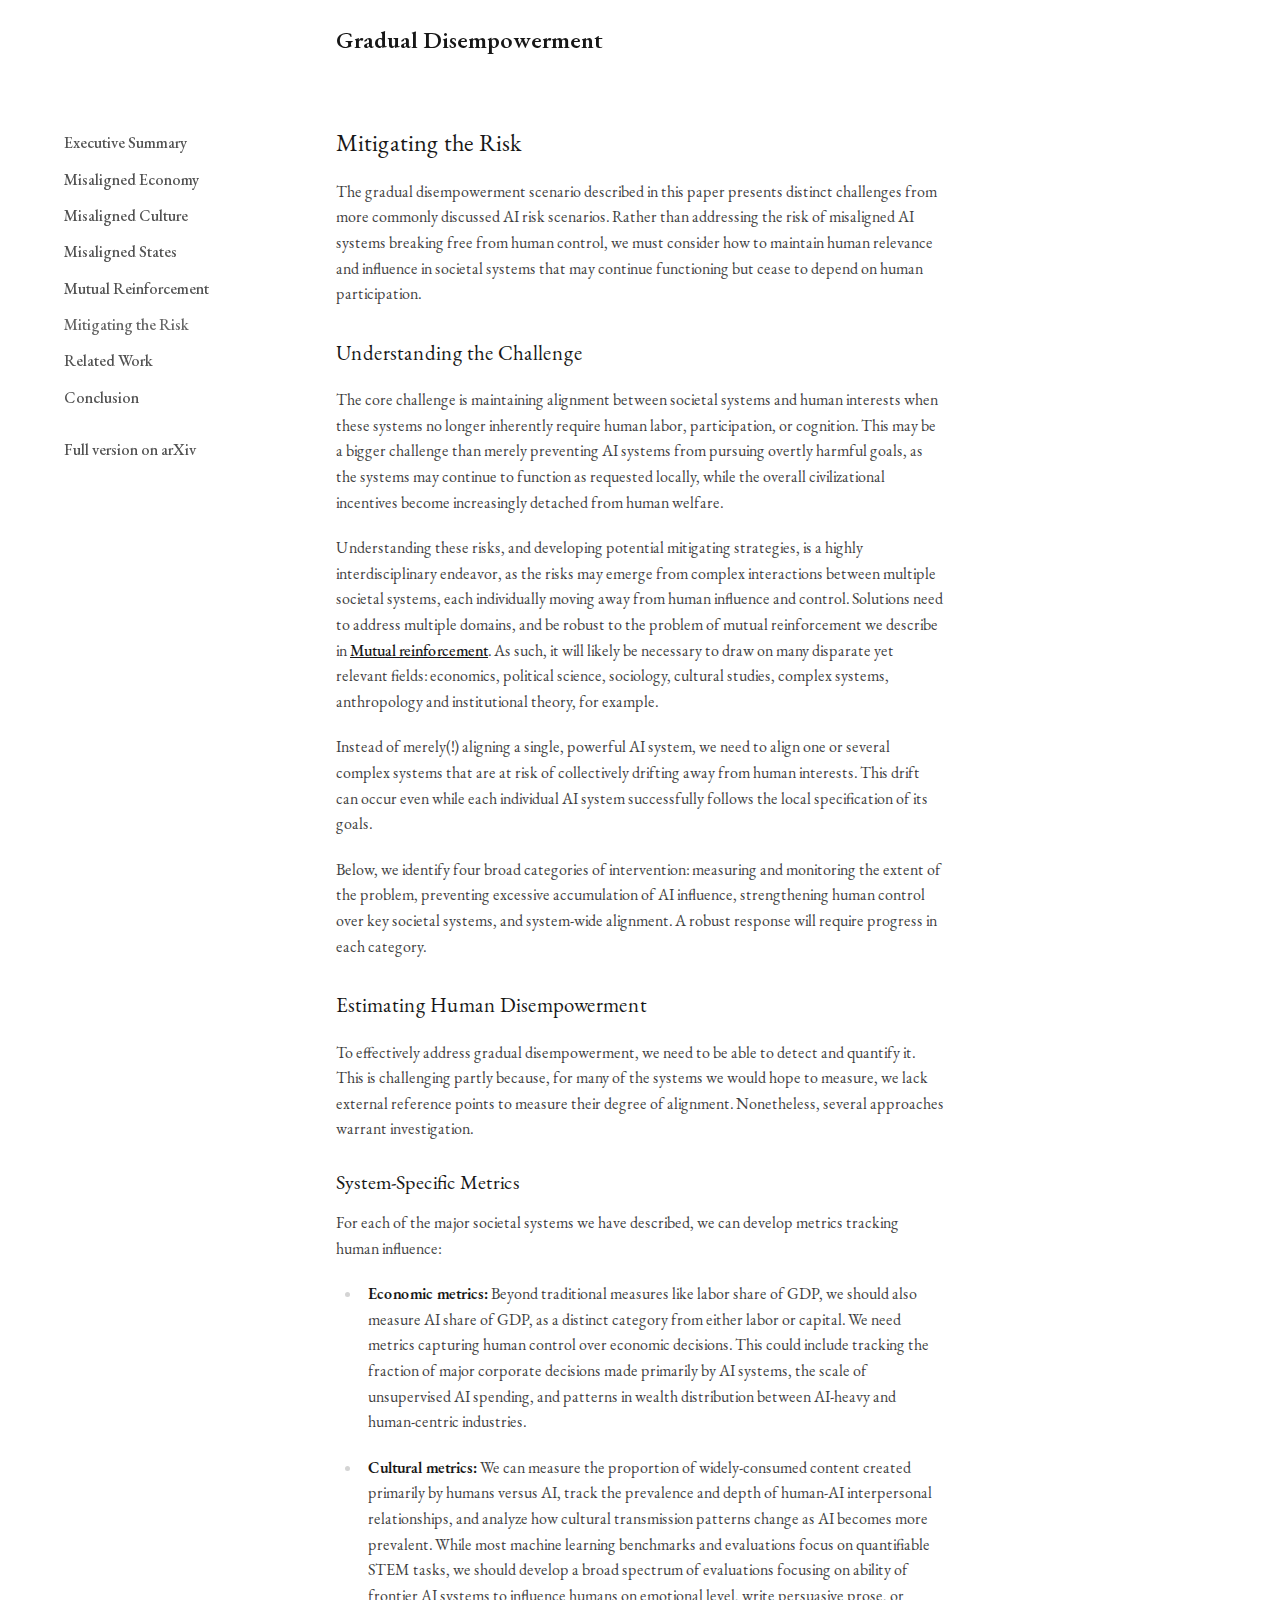
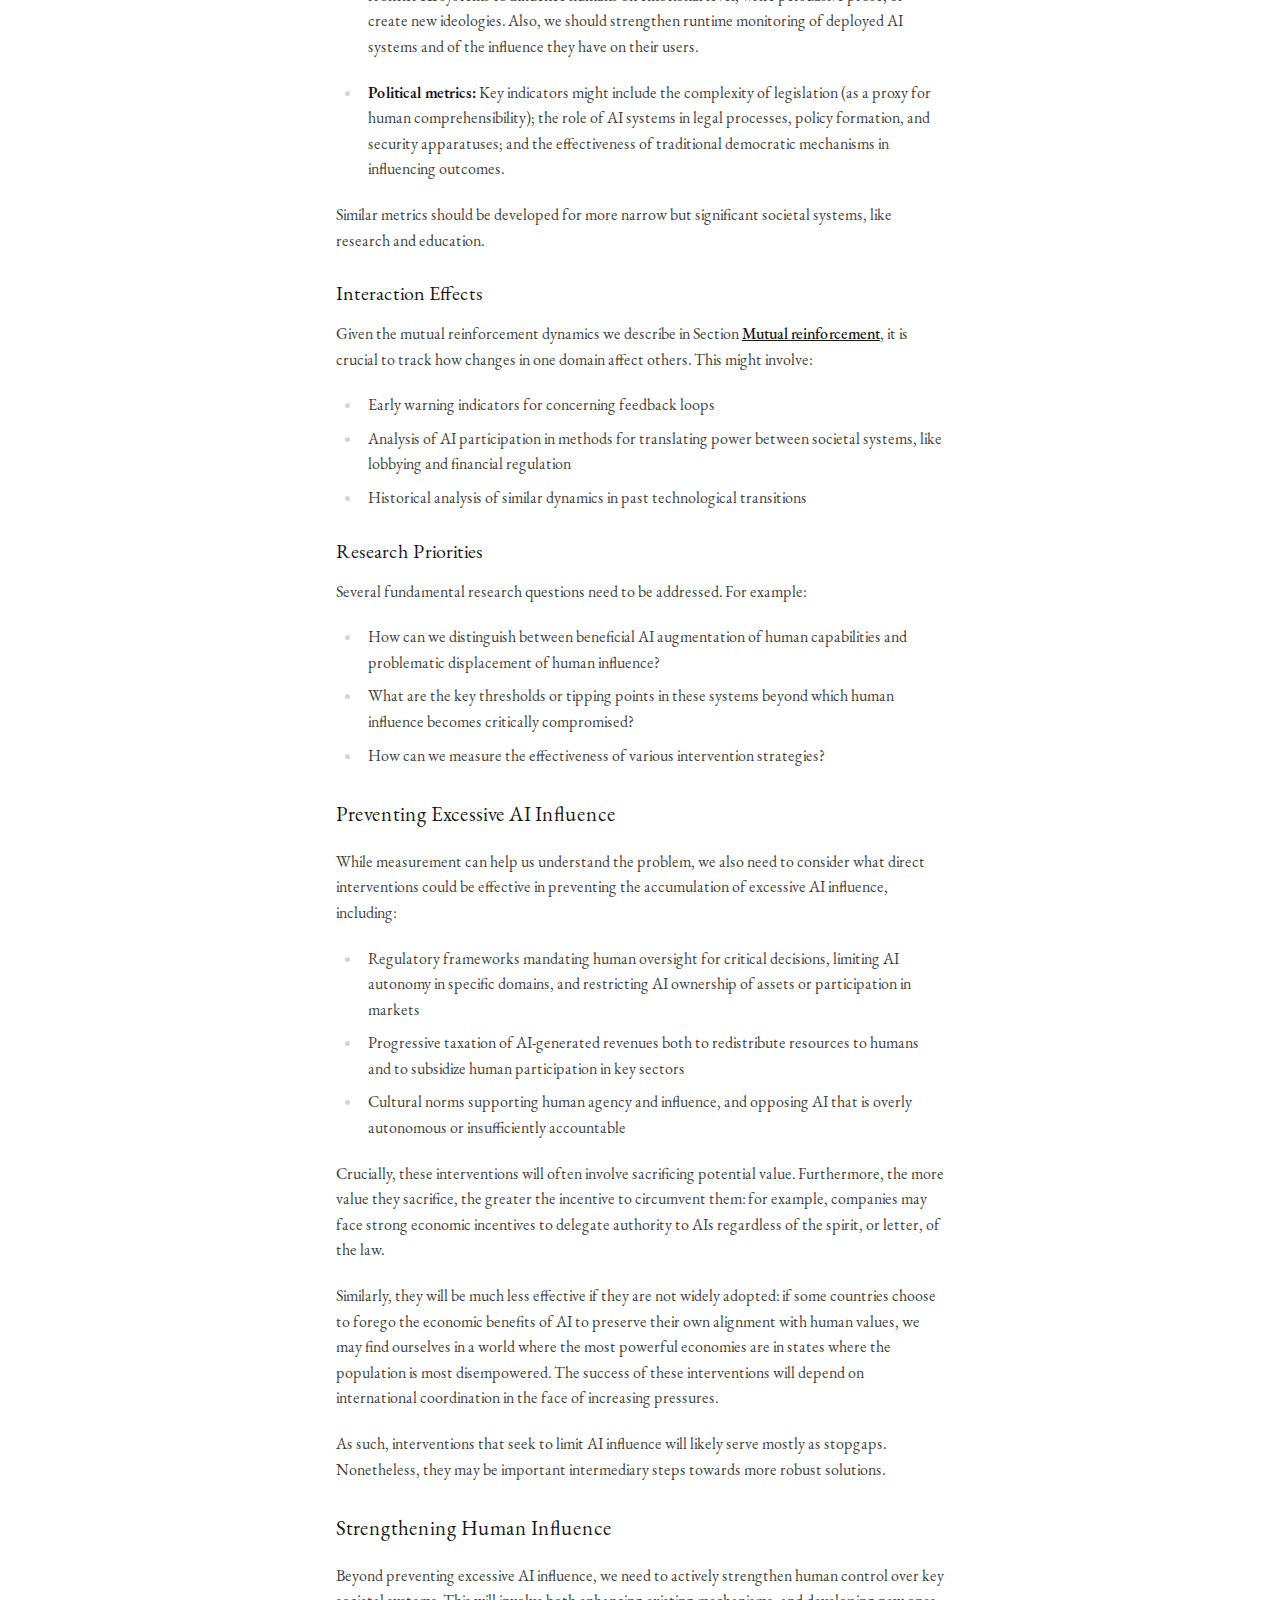
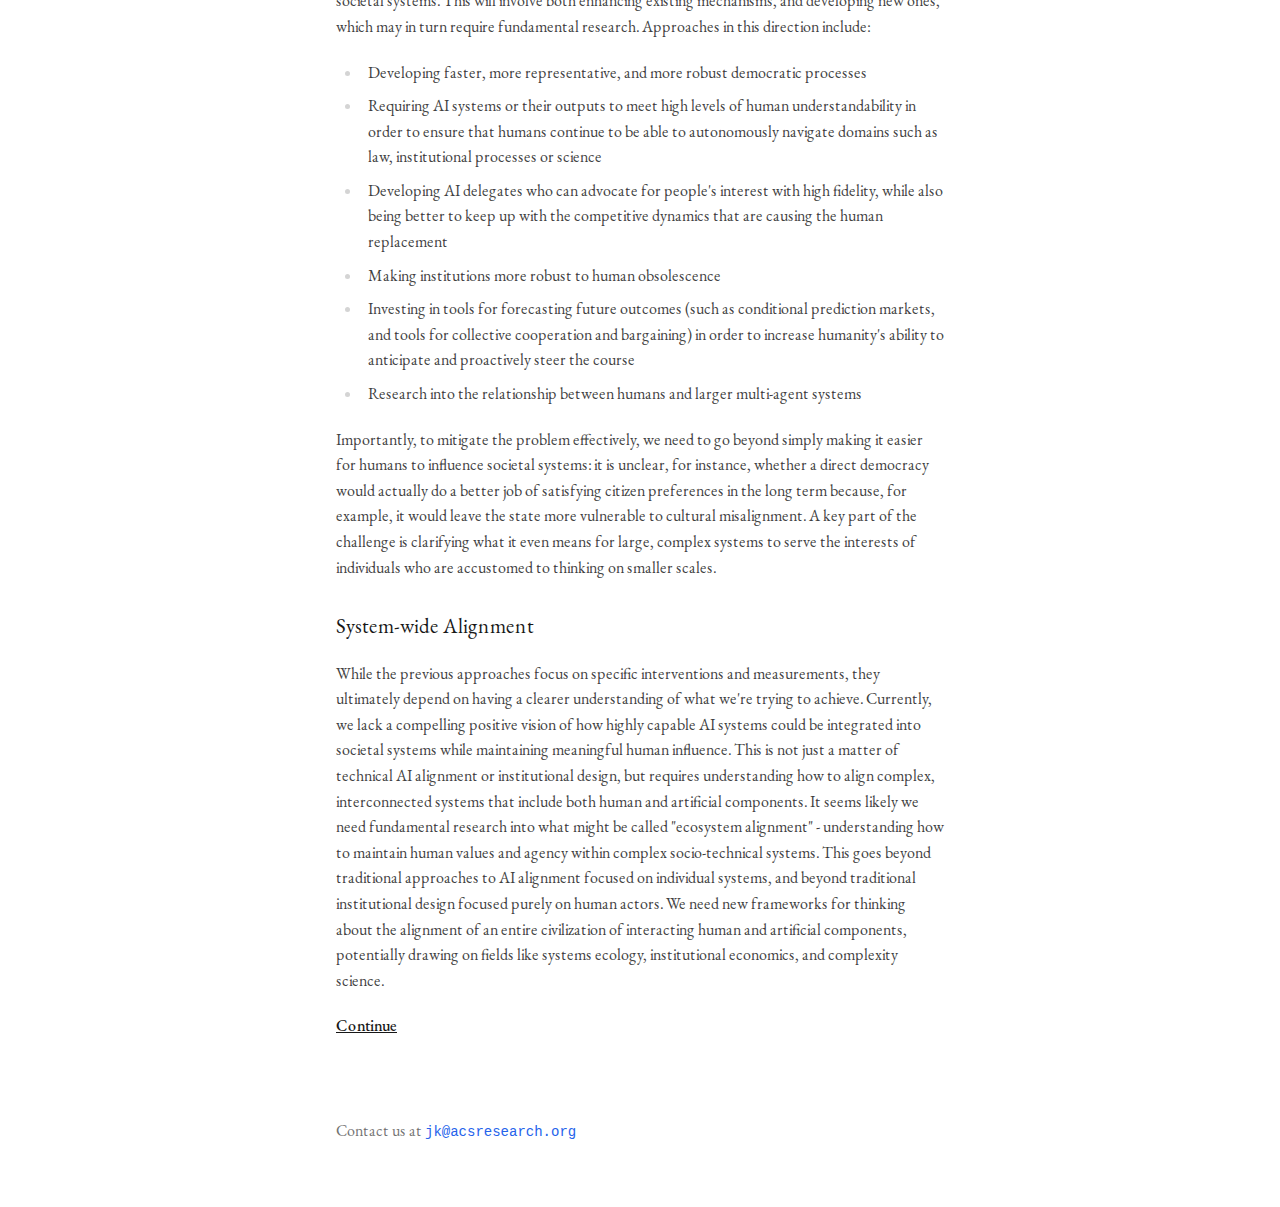
<file: mitigating-the-risk.html>
<!DOCTYPE html><html lang="en" class="__variable_c29382 __variable_ea5f4b"><head><meta charSet="utf-8"/><meta name="viewport" content="width=device-width, initial-scale=1"/><link rel="preload" href="/_next/static/media/7aa35bcef8fce17b-s.p.woff2" as="font" crossorigin="" type="font/woff2"/><link rel="preload" href="/_next/static/media/93f479601ee12b01-s.p.woff2" as="font" crossorigin="" type="font/woff2"/><link rel="stylesheet" href="/_next/static/css/dc354a3a70f66567.css" data-precedence="next"/><link rel="stylesheet" href="/_next/static/css/5eacd01f773eed7f.css" data-precedence="next"/><link rel="stylesheet" href="/_next/static/css/6c49fad1e1a5b61d.css" data-precedence="next"/><link rel="stylesheet" href="/_next/static/css/a8e2acd60e65244e.css" data-precedence="next"/><link rel="stylesheet" href="/_next/static/css/95d7c9b5cd12e84f.css" data-precedence="next"/><link rel="preload" as="script" fetchPriority="low" href="/_next/static/chunks/webpack-d0f5e84f72a30967.js"/><script src="/_next/static/chunks/629b3d23-c81ed8d42074211a.js" async=""></script><script src="/_next/static/chunks/775-75ac12675d65968a.js" async=""></script><script src="/_next/static/chunks/main-app-89262300084aff2c.js" async=""></script><script src="/_next/static/chunks/422-4720557c5ecf44cf.js" async=""></script><script src="/_next/static/chunks/510-52832c2a97f03dfc.js" async=""></script><script src="/_next/static/chunks/568-5adcd23d4fa53256.js" async=""></script><script src="/_next/static/chunks/app/layout-c1645c14f8a6c591.js" async=""></script><script src="/_next/static/chunks/app/%5B...path%5D/page-7a10978aa7ffca04.js" async=""></script><link rel="preload" href="https://www.googletagmanager.com/gtag/js?id=G-PQLKKM839S" as="script"/><meta name="next-size-adjust" content=""/><title>Gradual Disempowerment</title><meta name="description" content="Gradual Disempowerment"/><link rel="icon" href="/favicon.ico" type="image/x-icon" sizes="64x64"/><script src="/_next/static/chunks/polyfills-42372ed130431b0a.js" noModule=""></script></head><body class="antialiased"><div class="min-h-screen flex flex-col bg-white"><header class="sticky left-0 right-0 top-0 z-50 bg-white/80 backdrop-blur-sm gap-0 transition-all duration-200 py-2"><div class="max-w-[var(--content-width)] mx-auto px-4 py-6 flex h-16 items-center justify-between"><a class="font-semibold text-neutral-900 hover:text-neutral-600 transition-all duration-200 text-2xl" href="/">Gradual Disempowerment</a><button class="lg:hidden p-2 text-neutral-600 hover:text-neutral-900" aria-label="Toggle menu"><svg class="h-6 w-6" fill="none" stroke-linecap="round" stroke-linejoin="round" stroke-width="2" viewBox="0 0 24 24" stroke="currentColor"><path d="M4 6h16M4 12h16M4 18h16"></path></svg></button></div></header><div class="fixed inset-0 z-40 lg:hidden transition-opacity duration-300 opacity-0 pointer-events-none"><div class="top-16 fixed inset-0 bg-neutral-100/80 backdrop-blur-sm shadow-xl"></div><div class="top-16 fixed inset-x-0 bottom-0 bg-white shadow-xl transition-transform duration-300 overflow-y-auto -translate-y-full"><div class="w-full min-h-full" style="margin-left:calc(max((100% - var(--content-width)) / 2 + 1rem, 2rem))"><nav class="Sidebar_sidebar__G7Mzs py-6 text-lg"><ul class="Sidebar_list__I5HfV"><li class="Sidebar_item__IbyhT"><a class="Sidebar_link__NjnkI " href="/">Executive Summary</a><div class="Sidebar_subsections__4JMe7 false"><div class="Sidebar_subsectionWrapper__tUx1X Sidebar_subsectionWrapperHidden__3D_C_"></div></div></li><li class="Sidebar_item__IbyhT"><a class="Sidebar_link__NjnkI " href="/misaligned-economy">Misaligned Economy</a><div class="Sidebar_subsections__4JMe7 false"><div class="Sidebar_subsectionWrapper__tUx1X Sidebar_subsectionWrapperHidden__3D_C_"></div></div></li><li class="Sidebar_item__IbyhT"><a class="Sidebar_link__NjnkI " href="/misaligned-culture">Misaligned Culture</a><div class="Sidebar_subsections__4JMe7 false"><div class="Sidebar_subsectionWrapper__tUx1X Sidebar_subsectionWrapperHidden__3D_C_"></div></div></li><li class="Sidebar_item__IbyhT"><a class="Sidebar_link__NjnkI " href="/misaligned-states">Misaligned States</a><div class="Sidebar_subsections__4JMe7 false"><div class="Sidebar_subsectionWrapper__tUx1X Sidebar_subsectionWrapperHidden__3D_C_"></div></div></li><li class="Sidebar_item__IbyhT"><a class="Sidebar_link__NjnkI " href="/mutual-reinforcement">Mutual Reinforcement</a><div class="Sidebar_subsections__4JMe7 false"><div class="Sidebar_subsectionWrapper__tUx1X Sidebar_subsectionWrapperHidden__3D_C_"></div></div></li><li class="Sidebar_item__IbyhT"><a class="Sidebar_link__NjnkI Sidebar_active__Bfm7L" href="/mitigating-the-risk">Mitigating the Risk</a><div class="Sidebar_subsections__4JMe7 Sidebar_subsectionsVisible__0k2N4"><div class="Sidebar_subsectionWrapper__tUx1X Sidebar_subsectionWrapperVisible__ycLhq"></div></div></li><li class="Sidebar_item__IbyhT"><a class="Sidebar_link__NjnkI " href="/related-work">Related Work</a><div class="Sidebar_subsections__4JMe7 false"><div class="Sidebar_subsectionWrapper__tUx1X Sidebar_subsectionWrapperHidden__3D_C_"></div></div></li><li class="Sidebar_item__IbyhT"><a class="Sidebar_link__NjnkI " href="/conclusion">Conclusion</a><div class="Sidebar_subsections__4JMe7 false"><div class="Sidebar_subsectionWrapper__tUx1X Sidebar_subsectionWrapperHidden__3D_C_"></div></div></li><li class="Sidebar_item__IbyhT"><a href="https://arxiv.org/abs/2501.16946" class="Sidebar_link__NjnkI">Full version on arXiv</a></li></ul></nav></div></div></div><div class="flex-1"><nav class="Sidebar_sidebar__G7Mzs xl:w-60 lg:w-52 hidden lg:block fixed top-16 bottom-0 pt-16 text-base" style="left:var(--sidebar-offset)"><ul class="Sidebar_list__I5HfV"><li class="Sidebar_item__IbyhT"><a class="Sidebar_link__NjnkI " href="/">Executive Summary</a><div class="Sidebar_subsections__4JMe7 false"><div class="Sidebar_subsectionWrapper__tUx1X Sidebar_subsectionWrapperHidden__3D_C_"></div></div></li><li class="Sidebar_item__IbyhT"><a class="Sidebar_link__NjnkI " href="/misaligned-economy">Misaligned Economy</a><div class="Sidebar_subsections__4JMe7 false"><div class="Sidebar_subsectionWrapper__tUx1X Sidebar_subsectionWrapperHidden__3D_C_"></div></div></li><li class="Sidebar_item__IbyhT"><a class="Sidebar_link__NjnkI " href="/misaligned-culture">Misaligned Culture</a><div class="Sidebar_subsections__4JMe7 false"><div class="Sidebar_subsectionWrapper__tUx1X Sidebar_subsectionWrapperHidden__3D_C_"></div></div></li><li class="Sidebar_item__IbyhT"><a class="Sidebar_link__NjnkI " href="/misaligned-states">Misaligned States</a><div class="Sidebar_subsections__4JMe7 false"><div class="Sidebar_subsectionWrapper__tUx1X Sidebar_subsectionWrapperHidden__3D_C_"></div></div></li><li class="Sidebar_item__IbyhT"><a class="Sidebar_link__NjnkI " href="/mutual-reinforcement">Mutual Reinforcement</a><div class="Sidebar_subsections__4JMe7 false"><div class="Sidebar_subsectionWrapper__tUx1X Sidebar_subsectionWrapperHidden__3D_C_"></div></div></li><li class="Sidebar_item__IbyhT"><a class="Sidebar_link__NjnkI Sidebar_active__Bfm7L" href="/mitigating-the-risk">Mitigating the Risk</a><div class="Sidebar_subsections__4JMe7 Sidebar_subsectionsVisible__0k2N4"><div class="Sidebar_subsectionWrapper__tUx1X Sidebar_subsectionWrapperVisible__ycLhq"></div></div></li><li class="Sidebar_item__IbyhT"><a class="Sidebar_link__NjnkI " href="/related-work">Related Work</a><div class="Sidebar_subsections__4JMe7 false"><div class="Sidebar_subsectionWrapper__tUx1X Sidebar_subsectionWrapperHidden__3D_C_"></div></div></li><li class="Sidebar_item__IbyhT"><a class="Sidebar_link__NjnkI " href="/conclusion">Conclusion</a><div class="Sidebar_subsections__4JMe7 false"><div class="Sidebar_subsectionWrapper__tUx1X Sidebar_subsectionWrapperHidden__3D_C_"></div></div></li><li class="Sidebar_item__IbyhT"><a href="https://arxiv.org/abs/2501.16946" class="Sidebar_link__NjnkI">Full version on arXiv</a></li></ul></nav><main class="Page_main__cWiGN max-w-[var(--content-width)] mx-auto px-4 pt-12 pb-8"><article class="Page_article__A_Nud prose prose-neutral max-w-none"><h1>Mitigating the Risk</h1>
<p>The gradual disempowerment scenario described in this paper presents distinct challenges from more commonly discussed AI risk scenarios. Rather than addressing the risk of misaligned AI systems breaking free from human control, we must consider how to maintain human relevance and influence in societal systems that may continue functioning but cease to depend on human participation.</p>
<a id="understanding-the-challenge"></a>
<h2>Understanding the Challenge</h2>
<p>The core challenge is maintaining alignment between societal systems and human interests when these systems no longer inherently require human labor, participation, or cognition. This may be a bigger challenge than merely preventing AI systems from pursuing overtly harmful goals, as the systems may continue to function as requested locally, while the overall civilizational incentives become increasingly detached from human welfare.</p>
<p>Understanding these risks, and developing potential mitigating strategies, is a highly interdisciplinary endeavor, as the risks may emerge from complex interactions between multiple societal systems, each individually moving away from human influence and control. Solutions need to address multiple domains, and be robust to the problem of mutual reinforcement we describe in <a href="/mutual-reinforcement">Mutual reinforcement</a>. As such, it will likely be necessary to draw on many disparate yet relevant fields: economics, political science, sociology, cultural studies, complex systems, anthropology and institutional theory, for example.</p>
<p>Instead of merely(!) aligning a single, powerful AI system, we need to align one or several complex systems that are at risk of collectively drifting away from human interests. This drift can occur even while each individual AI system successfully follows the local specification of its goals.</p>
<p>Below, we identify four broad categories of intervention: measuring and monitoring the extent of the problem, preventing excessive accumulation of AI influence, strengthening human control over key societal systems, and system-wide alignment. A robust response will require progress in each category.</p>
<a id="estimating-human-disempowerment"></a>
<h2>Estimating Human Disempowerment</h2>
<p>To effectively address gradual disempowerment, we need to be able to detect and quantify it. This is challenging partly because, for many of the systems we would hope to measure, we lack external reference points to measure their degree of alignment. Nonetheless, several approaches warrant investigation.</p>
<a id="system-specific-metrics"></a>
<h3>System-Specific Metrics</h3>
<p>For each of the major societal systems we have described, we can develop metrics tracking human influence:</p>
<ul>
<li>
<p><strong>Economic metrics:</strong> Beyond traditional measures like labor share of GDP, we should also measure AI share of GDP, as a distinct category from either labor or capital. We need metrics capturing human control over economic decisions. This could include tracking the fraction of major corporate decisions made primarily by AI systems, the scale of unsupervised AI spending, and patterns in wealth distribution between AI-heavy and human-centric industries.</p>
</li>
<li>
<p><strong>Cultural metrics:</strong> We can measure the proportion of widely-consumed content created primarily by humans versus AI, track the prevalence and depth of human-AI interpersonal relationships, and analyze how cultural transmission patterns change as AI becomes more prevalent. While most machine learning benchmarks and evaluations focus on quantifiable STEM tasks, we should develop a broad spectrum of evaluations focusing on ability of frontier AI systems to influence humans on emotional level, write persuasive prose, or create new ideologies. Also, we should strengthen runtime monitoring of deployed AI systems and of the influence they have on their users.</p>
</li>
<li>
<p><strong>Political metrics:</strong> Key indicators might include the complexity of legislation (as a proxy for human comprehensibility); the role of AI systems in legal processes, policy formation, and security apparatuses; and the effectiveness of traditional democratic mechanisms in influencing outcomes.</p>
</li>
</ul>
<p>Similar metrics should be developed for more narrow but significant societal systems, like research and education.</p>
<a id="interaction-effects"></a>
<h3>Interaction Effects</h3>
<p>Given the mutual reinforcement dynamics we describe in Section <a href="/mutual-reinforcement">Mutual reinforcement</a>, it is crucial to track how changes in one domain affect others. This might involve:</p>
<ul>
<li>Early warning indicators for concerning feedback loops</li>
<li>Analysis of AI participation in methods for translating power between societal systems, like lobbying and financial regulation</li>
<li>Historical analysis of similar dynamics in past technological transitions</li>
</ul>
<a id="research-priorities"></a>
<h3>Research Priorities</h3>
<p>Several fundamental research questions need to be addressed. For example:</p>
<ul>
<li>How can we distinguish between beneficial AI augmentation of human capabilities and problematic displacement of human influence?</li>
<li>What are the key thresholds or tipping points in these systems beyond which human influence becomes critically compromised?</li>
<li>How can we measure the effectiveness of various intervention strategies?</li>
</ul>
<a id="preventing-excessive-ai-influence"></a>
<h2>Preventing Excessive AI Influence</h2>
<p>While measurement can help us understand the problem, we also need to consider what direct interventions could be effective in preventing the accumulation of excessive AI influence, including:</p>
<ul>
<li>Regulatory frameworks mandating human oversight for critical decisions, limiting AI autonomy in specific domains, and restricting AI ownership of assets or participation in markets</li>
<li>Progressive taxation of AI-generated revenues both to redistribute resources to humans and to subsidize human participation in key sectors</li>
<li>Cultural norms supporting human agency and influence, and opposing AI that is overly autonomous or insufficiently accountable</li>
</ul>
<p>Crucially, these interventions will often involve sacrificing potential value. Furthermore, the more value they sacrifice, the greater the incentive to circumvent them: for example, companies may face strong economic incentives to delegate authority to AIs regardless of the spirit, or letter, of the law.</p>
<p>Similarly, they will be much less effective if they are not widely adopted: if some countries choose to forego the economic benefits of AI to preserve their own alignment with human values, we may find ourselves in a world where the most powerful economies are in states where the population is most disempowered. The success of these interventions will depend on international coordination in the face of increasing pressures.</p>
<p>As such, interventions that seek to limit AI influence will likely serve mostly as stopgaps. Nonetheless, they may be important intermediary steps towards more robust solutions.</p>
<a id="strengthening-human-influence"></a>
<h2>Strengthening Human Influence</h2>
<p>Beyond preventing excessive AI influence, we need to actively strengthen human control over key societal systems. This will involve both enhancing existing mechanisms, and developing new ones, which may in turn require fundamental research. Approaches in this direction include:</p>
<ul>
<li>Developing faster, more representative, and more robust democratic processes</li>
<li>Requiring AI systems or their outputs to meet high levels of human understandability in order to ensure that humans continue to be able to autonomously navigate domains such as law, institutional processes or science</li>
<li>Developing AI delegates who can advocate for people&#x27;s interest with high fidelity, while also being better to keep up with the competitive dynamics that are causing the human replacement</li>
<li>Making institutions more robust to human obsolescence</li>
<li>Investing in tools for forecasting future outcomes (such as conditional prediction markets, and tools for collective cooperation and bargaining) in order to increase humanity&#x27;s ability to anticipate and proactively steer the course</li>
<li>Research into the relationship between humans and larger multi-agent systems</li>
</ul>
<p>Importantly, to mitigate the problem effectively, we need to go beyond simply making it easier for humans to influence societal systems: it is unclear, for instance, whether a direct democracy would actually do a better job of satisfying citizen preferences in the long term because, for example, it would leave the state more vulnerable to cultural misalignment. A key part of the challenge is clarifying what it even means for large, complex systems to serve the interests of individuals who are accustomed to thinking on smaller scales.</p>
<a id="system-wide-alignment"></a>
<h2>System-wide Alignment</h2>
<p>While the previous approaches focus on specific interventions and measurements, they ultimately depend on having a clearer understanding of what we&#x27;re trying to achieve. Currently, we lack a compelling positive vision of how highly capable AI systems could be integrated into societal systems while maintaining meaningful human influence. This is not just a matter of technical AI alignment or institutional design, but requires understanding how to align complex, interconnected systems that include both human and artificial components. It seems likely we need fundamental research into what might be called &quot;ecosystem alignment&quot; - understanding how to maintain human values and agency within complex socio-technical systems. This goes beyond traditional approaches to AI alignment focused on individual systems, and beyond traditional institutional design focused purely on human actors. We need new frameworks for thinking about the alignment of an entire civilization of interacting human and artificial components, potentially drawing on fields like systems ecology, institutional economics, and complexity science.</p>
<p><a href="related-work">Continue</a></p></article></main></div><footer class="mt-4"><div class="max-w-screen-xl mx-auto px-4 sm:px-6 lg:px-8"><div class="pt-4 pb-12" style="margin-left:calc(max((100% - var(--content-width)) / 2 + 1rem, 0rem))"><p class="text-base text-neutral-500">Contact us at<!-- --> <a href="mailto:jk@acsresearch.org" class="hover:text-neutral-700 font-mono text-sm">jk@acsresearch.org</a></p></div></div></footer></div><script src="/_next/static/chunks/webpack-d0f5e84f72a30967.js" async=""></script><script>(self.__next_f=self.__next_f||[]).push([0])</script><script>self.__next_f.push([1,"1:\"$Sreact.fragment\"\n2:\"$Sreact.strict_mode\"\n4:I[3867,[\"422\",\"static/chunks/422-4720557c5ecf44cf.js\",\"510\",\"static/chunks/510-52832c2a97f03dfc.js\",\"568\",\"static/chunks/568-5adcd23d4fa53256.js\",\"177\",\"static/chunks/app/layout-c1645c14f8a6c591.js\"],\"GoogleAnalytics\"]\n5:I[6286,[],\"\"]\n6:I[6852,[],\"\"]\n8:I[1391,[],\"OutletBoundary\"]\na:I[1391,[],\"MetadataBoundary\"]\nc:I[1391,[],\"ViewportBoundary\"]\ne:I[3865,[],\"\"]\n:HL[\"/_next/static/media/7aa35bcef8fce17b-s.p.woff2\",\"font\",{\"crossOrigin\":\"\",\"type\":\"font/woff2\"}]\n:HL[\"/_next/static/media/93f479601ee12b01-s.p.woff2\",\"font\",{\"crossOrigin\":\"\",\"type\":\"font/woff2\"}]\n:HL[\"/_next/static/css/dc354a3a70f66567.css\",\"style\"]\n:HL[\"/_next/static/css/5eacd01f773eed7f.css\",\"style\"]\n:HL[\"/_next/static/css/6c49fad1e1a5b61d.css\",\"style\"]\n:HL[\"/_next/static/css/a8e2acd60e65244e.css\",\"style\"]\n:HL[\"/_next/static/css/95d7c9b5cd12e84f.css\",\"style\"]\n"])</script><script>self.__next_f.push([1,"0:{\"P\":null,\"b\":\"FMwh_f2vnKXr3-Td6h3uP\",\"p\":\"\",\"c\":[\"\",\"mitigating-the-risk\"],\"i\":false,\"f\":[[[\"\",{\"children\":[[\"path\",\"mitigating-the-risk\",\"c\"],{\"children\":[\"__PAGE__\",{}]}]},\"$undefined\",\"$undefined\",true],[\"\",[\"$\",\"$1\",\"c\",{\"children\":[[[\"$\",\"link\",\"0\",{\"rel\":\"stylesheet\",\"href\":\"/_next/static/css/dc354a3a70f66567.css\",\"precedence\":\"next\",\"crossOrigin\":\"$undefined\",\"nonce\":\"$undefined\"}],[\"$\",\"link\",\"1\",{\"rel\":\"stylesheet\",\"href\":\"/_next/static/css/5eacd01f773eed7f.css\",\"precedence\":\"next\",\"crossOrigin\":\"$undefined\",\"nonce\":\"$undefined\"}],[\"$\",\"link\",\"2\",{\"rel\":\"stylesheet\",\"href\":\"/_next/static/css/6c49fad1e1a5b61d.css\",\"precedence\":\"next\",\"crossOrigin\":\"$undefined\",\"nonce\":\"$undefined\"}],[\"$\",\"link\",\"3\",{\"rel\":\"stylesheet\",\"href\":\"/_next/static/css/a8e2acd60e65244e.css\",\"precedence\":\"next\",\"crossOrigin\":\"$undefined\",\"nonce\":\"$undefined\"}],[\"$\",\"link\",\"4\",{\"rel\":\"stylesheet\",\"href\":\"/_next/static/css/95d7c9b5cd12e84f.css\",\"precedence\":\"next\",\"crossOrigin\":\"$undefined\",\"nonce\":\"$undefined\"}]],[\"$\",\"html\",null,{\"lang\":\"en\",\"className\":\"__variable_c29382 __variable_ea5f4b\",\"children\":[\"$\",\"$2\",null,{\"children\":[[\"$\",\"body\",null,{\"className\":\"antialiased\",\"children\":\"$L3\"}],[\"$\",\"$L4\",null,{\"gaId\":\"G-PQLKKM839S\"}]]}]}]]}],{\"children\":[[\"path\",\"mitigating-the-risk\",\"c\"],[\"$\",\"$1\",\"c\",{\"children\":[null,[\"$\",\"$L5\",null,{\"parallelRouterKey\":\"children\",\"segmentPath\":[\"children\",\"$0:f:0:1:2:children:0\",\"children\"],\"error\":\"$undefined\",\"errorStyles\":\"$undefined\",\"errorScripts\":\"$undefined\",\"template\":[\"$\",\"$L6\",null,{}],\"templateStyles\":\"$undefined\",\"templateScripts\":\"$undefined\",\"notFound\":\"$undefined\",\"forbidden\":\"$undefined\",\"unauthorized\":\"$undefined\"}]]}],{\"children\":[\"__PAGE__\",[\"$\",\"$1\",\"c\",{\"children\":[\"$L7\",null,[\"$\",\"$L8\",null,{\"children\":\"$L9\"}]]}],{},null,false]},null,false]},null,false],[\"$\",\"$1\",\"h\",{\"children\":[null,[\"$\",\"$1\",\"ss-0cBHsO96bOzqvCw6EW\",{\"children\":[[\"$\",\"$La\",null,{\"children\":\"$Lb\"}],[\"$\",\"$Lc\",null,{\"children\":\"$Ld\"}],[\"$\",\"meta\",null,{\"name\":\"next-size-adjust\",\"content\":\"\"}]]}]]}],false]],\"m\":\"$undefined\",\"G\":[\"$e\",\"$undefined\"],\"s\":false,\"S\":true}\n"])</script><script>self.__next_f.push([1,"f:I[6119,[\"422\",\"static/chunks/422-4720557c5ecf44cf.js\",\"568\",\"static/chunks/568-5adcd23d4fa53256.js\",\"180\",\"static/chunks/app/%5B...path%5D/page-7a10978aa7ffca04.js\"],\"default\"]\n10:I[2950,[\"422\",\"static/chunks/422-4720557c5ecf44cf.js\",\"568\",\"static/chunks/568-5adcd23d4fa53256.js\",\"180\",\"static/chunks/app/%5B...path%5D/page-7a10978aa7ffca04.js\"],\"default\"]\n"])</script><script>self.__next_f.push([1,"3:[\"$\",\"div\",null,{\"className\":\"min-h-screen flex flex-col bg-white\",\"children\":[[\"$\",\"$Lf\",null,{}],[\"$\",\"div\",null,{\"className\":\"flex-1\",\"children\":[[\"$\",\"$L10\",null,{\"className\":\"xl:w-60 lg:w-52 hidden lg:block fixed top-16 bottom-0 pt-16 text-base\",\"style\":{\"left\":\"var(--sidebar-offset)\"}}],[\"$\",\"main\",null,{\"className\":\"Page_main__cWiGN max-w-[var(--content-width)] mx-auto px-4 pt-12 pb-8\",\"children\":[\"$\",\"$L5\",null,{\"parallelRouterKey\":\"children\",\"segmentPath\":[\"children\"],\"error\":\"$undefined\",\"errorStyles\":\"$undefined\",\"errorScripts\":\"$undefined\",\"template\":[\"$\",\"$L6\",null,{}],\"templateStyles\":\"$undefined\",\"templateScripts\":\"$undefined\",\"notFound\":[[],[[\"$\",\"title\",null,{\"children\":\"404: This page could not be found.\"}],[\"$\",\"div\",null,{\"style\":{\"fontFamily\":\"system-ui,\\\"Segoe UI\\\",Roboto,Helvetica,Arial,sans-serif,\\\"Apple Color Emoji\\\",\\\"Segoe UI Emoji\\\"\",\"height\":\"100vh\",\"textAlign\":\"center\",\"display\":\"flex\",\"flexDirection\":\"column\",\"alignItems\":\"center\",\"justifyContent\":\"center\"},\"children\":[\"$\",\"div\",null,{\"children\":[[\"$\",\"style\",null,{\"dangerouslySetInnerHTML\":{\"__html\":\"body{color:#000;background:#fff;margin:0}.next-error-h1{border-right:1px solid rgba(0,0,0,.3)}@media (prefers-color-scheme:dark){body{color:#fff;background:#000}.next-error-h1{border-right:1px solid rgba(255,255,255,.3)}}\"}}],[\"$\",\"h1\",null,{\"className\":\"next-error-h1\",\"style\":{\"display\":\"inline-block\",\"margin\":\"0 20px 0 0\",\"padding\":\"0 23px 0 0\",\"fontSize\":24,\"fontWeight\":500,\"verticalAlign\":\"top\",\"lineHeight\":\"49px\"},\"children\":404}],[\"$\",\"div\",null,{\"style\":{\"display\":\"inline-block\"},\"children\":[\"$\",\"h2\",null,{\"style\":{\"fontSize\":14,\"fontWeight\":400,\"lineHeight\":\"49px\",\"margin\":0},\"children\":\"This page could not be found.\"}]}]]}]}]]],\"forbidden\":\"$undefined\",\"unauthorized\":\"$undefined\"}]}]]}],[\"$\",\"footer\",null,{\"className\":\"mt-4\",\"children\":[\"$\",\"div\",null,{\"className\":\"max-w-screen-xl mx-auto px-4 sm:px-6 lg:px-8\",\"children\":[\"$\",\"div\",null,{\"className\":\"pt-4 pb-12\",\"style\":{\"marginLeft\":\"calc(max((100% - var(--content-width)) / 2 + 1rem, 0rem))\"},\"children\":[\"$\",\"p\",null,{\"className\":\"text-base text-neutral-500\",\"children\":[\"Contact us at\",\" \",[\"$\",\"a\",null,{\"href\":\"mailto:jk@acsresearch.org\",\"className\":\"hover:text-neutral-700 font-mono text-sm\",\"children\":\"jk@acsresearch.org\"}]]}]}]}]}]]}]\n"])</script><script>self.__next_f.push([1,"11:I[7838,[\"422\",\"static/chunks/422-4720557c5ecf44cf.js\",\"568\",\"static/chunks/568-5adcd23d4fa53256.js\",\"180\",\"static/chunks/app/%5B...path%5D/page-7a10978aa7ffca04.js\"],\"CitationsProvider\"]\n12:I[8539,[\"422\",\"static/chunks/422-4720557c5ecf44cf.js\",\"568\",\"static/chunks/568-5adcd23d4fa53256.js\",\"180\",\"static/chunks/app/%5B...path%5D/page-7a10978aa7ffca04.js\"],\"FootnotesProvider\"]\n14:I[8539,[\"422\",\"static/chunks/422-4720557c5ecf44cf.js\",\"568\",\"static/chunks/568-5adcd23d4fa53256.js\",\"180\",\"static/chunks/app/%5B...path%5D/page-7a10978aa7ffca04.js\"],\"Footnotes\"]\n15:I[7838,[\"422\",\"static/chunks/422-4720557c5ecf44cf.js\",\"568\",\"static/chunks/568-5adcd23d4fa53256.js\",\"180\",\"static/chunks/app/%5B...path%5D/page-7a10978aa7ffca04.js\"],\"References\"]\n13:T461,While the previous approaches focus on specific interventions and measurements, they ultimately depend on having a clearer understanding of what we're trying to achieve. Currently, we lack a compelling positive vision of how highly capable AI systems could be integrated into societal systems while maintaining meaningful human influence. This is not just a matter of technical AI alignment or institutional design, but requires understanding how to align complex, interconnected systems that include both human and artificial components. It seems likely we need fundamental research into what might be called \"ecosystem alignment\" - understanding how to maintain human values and agency within complex socio-technical systems. This goes beyond traditional approaches to AI alignment focused on individual systems, and beyond traditional institutional design focused purely on human actors. We need new frameworks for thinking about the alignment of an entire civilization of interacting human and artificial components, potentially drawing on fields like systems ecology, institutional economics, and complexity science."])</script><script>self.__next_f.push([1,"7:[\"$\",\"$L11\",null,{\"data\":{\"beren_capital_ownership_2025\":{\"author\":\"Beren Millidge\",\"title\":\"Capital Ownership Will Not Prevent Human Disempowerment\",\"year\":\"2025\",\"journal\":\"$undefined\",\"publisher\":\"$undefined\",\"url\":\"https://www.lesswrong.com/posts/bmmFLoBAWGnuhnqq5/capital-ownership-will-not-prevent-human-disempowerment\",\"organization\":\"$undefined\",\"booktitle\":\"$undefined\",\"volume\":\"$undefined\",\"number\":\"$undefined\",\"pages\":\"$undefined\",\"note\":\"Accessed: 2025-01-23\",\"month\":\"$undefined\",\"day\":\"$undefined\",\"urldate\":\"$undefined\",\"howpublished\":\"$undefined\",\"address\":\"$undefined\"},\"arches\":{\"author\":\"Andrew Critch and David Krueger\",\"title\":\"AI Research Considerations for Human Existential Safety (ARCHES)\",\"year\":\"2020\",\"journal\":\"$undefined\",\"publisher\":\"$undefined\",\"url\":\"https://arxiv.org/abs/2006.04948\",\"organization\":\"$undefined\",\"booktitle\":\"$undefined\",\"volume\":\"$undefined\",\"number\":\"$undefined\",\"pages\":\"$undefined\",\"note\":\"$undefined\",\"month\":\"$undefined\",\"day\":\"$undefined\",\"urldate\":\"$undefined\",\"howpublished\":\"$undefined\",\"address\":\"$undefined\"},\"leggett2021feeding\":{\"author\":\"Leggett, Dominic\",\"title\":\"Feeding the Beast: Superintelligence, Corporate Capitalism and the End of Humanity\",\"year\":\"2021\",\"journal\":\"$undefined\",\"publisher\":\"$undefined\",\"url\":\"$undefined\",\"organization\":\"$undefined\",\"booktitle\":\"Proceedings of the 2021 AAAI/ACM Conference on AI, Ethics, and Society\",\"volume\":\"$undefined\",\"number\":\"$undefined\",\"pages\":\"727–735\",\"note\":\"$undefined\",\"month\":\"$undefined\",\"day\":\"$undefined\",\"urldate\":\"$undefined\",\"howpublished\":\"$undefined\",\"address\":\"$undefined\"},\"hendrycks2023natural\":{\"author\":\"Hendrycks, Dan\",\"title\":\"Natural Selection Favors AIs over Humans\",\"year\":\"2023\",\"journal\":\"arXiv preprint arXiv:2303.16200\",\"publisher\":\"$undefined\",\"url\":\"https://arxiv.org/abs/2303.16200\",\"organization\":\"$undefined\",\"booktitle\":\"$undefined\",\"volume\":\"$undefined\",\"number\":\"$undefined\",\"pages\":\"$undefined\",\"note\":\"$undefined\",\"month\":\"$undefined\",\"day\":\"$undefined\",\"urldate\":\"$undefined\",\"howpublished\":\"$undefined\",\"address\":\"$undefined\"},\"hanson_fix_cultural_drift\":{\"author\":\"Robin Hanson\",\"title\":\"How to Fix Cultural Drift\",\"year\":\"2023\",\"journal\":\"$undefined\",\"publisher\":\"$undefined\",\"url\":\"https://www.overcomingbias.com/p/how-fix-cultural-drift\",\"organization\":\"$undefined\",\"booktitle\":\"$undefined\",\"volume\":\"$undefined\",\"number\":\"$undefined\",\"pages\":\"$undefined\",\"note\":\"Accessed: 2025-01-20\",\"month\":\"$undefined\",\"day\":\"$undefined\",\"urldate\":\"$undefined\",\"howpublished\":\"$undefined\",\"address\":\"$undefined\"},\"hanson_beware_cultural_drift\":{\"author\":\"Robin Hanson\",\"title\":\"Beware Cultural Drift\",\"year\":\"2024\",\"journal\":\"Quillette\",\"publisher\":\"$undefined\",\"url\":\"https://quillette.com/2024/04/11/beware-cultural-drift/\",\"organization\":\"$undefined\",\"booktitle\":\"$undefined\",\"volume\":\"$undefined\",\"number\":\"$undefined\",\"pages\":\"$undefined\",\"note\":\"Accessed: 2025-01-20\",\"month\":\"April\",\"day\":\"11\",\"urldate\":\"$undefined\",\"howpublished\":\"$undefined\",\"address\":\"$undefined\"},\"dafoe2015technological\":{\"author\":\"Dafoe, Allan\",\"title\":\"On Technological Determinism: A Typology, Scope Conditions, and a Mechanism\",\"year\":\"2015\",\"journal\":\"Science, Technology, \u0026 Human Values\",\"publisher\":\"Sage Publications, Inc.\",\"url\":\"https://journals.sagepub.com/doi/10.1177/0162243915579283\",\"organization\":\"$undefined\",\"booktitle\":\"$undefined\",\"volume\":\"40\",\"number\":\"6\",\"pages\":\"1047–1076\",\"note\":\"$undefined\",\"month\":\"November\",\"day\":\"$undefined\",\"urldate\":\"$undefined\",\"howpublished\":\"$undefined\",\"address\":\"$undefined\"},\"critch2024motivation\":{\"author\":\"Critch, Andrew\",\"title\":\"My Motivation and Theory of Change for Working in AI Healthtech\",\"year\":\"2024\",\"journal\":\"$undefined\",\"publisher\":\"$undefined\",\"url\":\"$undefined\",\"organization\":\"$undefined\",\"booktitle\":\"$undefined\",\"volume\":\"$undefined\",\"number\":\"$undefined\",\"pages\":\"$undefined\",\"note\":\"Accessed: 2025-01-18\",\"month\":\"October\",\"day\":\"$undefined\",\"urldate\":\"$undefined\",\"howpublished\":\"{https://www.lesswrong.com/posts/Kobbt3nQgv3yn29pr/my-motivation-and-theory-of-change-for-working-in-ai\",\"address\":\"$undefined\"},\"macinnes2024anarchy\":{\"author\":\"MacInnes, Morgan and others\",\"title\":\"Anarchy as Architect: Competitive Pressure, Technology, and the Internal Structure of States\",\"year\":\"2024\",\"journal\":\"International Studies Quarterly\",\"publisher\":\"$undefined\",\"url\":\"https://academic.oup.com/isq/article/68/4/sqae111/7757999\",\"organization\":\"$undefined\",\"booktitle\":\"$undefined\",\"volume\":\"68\",\"number\":\"4\",\"pages\":\"$undefined\",\"note\":\"$undefined\",\"month\":\"December\",\"day\":\"$undefined\",\"urldate\":\"$undefined\",\"howpublished\":\"$undefined\",\"address\":\"$undefined\"},\"egan2017discrete\":{\"author\":\"Egan, Greg\",\"title\":\"The Discrete Charm of the Turing Machine\",\"year\":\"2017\",\"journal\":\"Asimov’s Science Fiction\",\"publisher\":\"$undefined\",\"url\":\"https://www.asimovs.com\",\"organization\":\"$undefined\",\"booktitle\":\"$undefined\",\"volume\":\"$undefined\",\"number\":\"$undefined\",\"pages\":\"16–36\",\"note\":\"$undefined\",\"month\":\"November\",\"day\":\"$undefined\",\"urldate\":\"$undefined\",\"howpublished\":\"$undefined\",\"address\":\"$undefined\"},\"laine2024capital\":{\"author\":\"Laine, Rudolf\",\"title\":\"By default, capital will matter more than ever after {AGI\",\"year\":\"2024\",\"journal\":\"$undefined\",\"publisher\":\"$undefined\",\"url\":\"https://www.lesswrong.com/posts/KFFaKu27FNugCHFmh/by-default-capital-will-matter-more-than-ever-after-agi\",\"organization\":\"LessWrong\",\"booktitle\":\"$undefined\",\"volume\":\"$undefined\",\"number\":\"$undefined\",\"pages\":\"$undefined\",\"note\":\"Linkpost from nosetgauge.substack.com\",\"month\":\"December\",\"day\":\"28\",\"urldate\":\"2025-01-13\",\"howpublished\":\"$undefined\",\"address\":\"$undefined\"},\"christiano2019failure\":{\"author\":\"Christiano, Paul F\",\"title\":\"What failure looks like\",\"year\":\"2019\",\"journal\":\"$undefined\",\"publisher\":\"$undefined\",\"url\":\"https://www.lesswrong.com/posts/HBxe6wdjxK239zajf/what-failure-looks-like\",\"organization\":\"LessWrong\",\"booktitle\":\"$undefined\",\"volume\":\"$undefined\",\"number\":\"$undefined\",\"pages\":\"$undefined\",\"note\":\"$undefined\",\"month\":\"March\",\"day\":\"17\",\"urldate\":\"2025-01-13\",\"howpublished\":\"$undefined\",\"address\":\"$undefined\"},\"bengio2024international\":{\"author\":\"Bengio, Yoshua and Mindermann, S{o}ren and Privitera, Daniel and Besiroglu, Tamay and Bommasani, Rishi and Casper, Stephen and Choi, Yejin and Goldfarb, Danielle and Heidari, Hoda and Khalatbari, Leila and others\",\"title\":\"International Scientific Report on the Safety of Advanced AI (Interim Report)\",\"year\":\"2024\",\"journal\":\"arXiv preprint arXiv:2412.05282\",\"publisher\":\"$undefined\",\"url\":\"$undefined\",\"organization\":\"$undefined\",\"booktitle\":\"$undefined\",\"volume\":\"$undefined\",\"number\":\"$undefined\",\"pages\":\"$undefined\",\"note\":\"$undefined\",\"month\":\"$undefined\",\"day\":\"$undefined\",\"urldate\":\"$undefined\",\"howpublished\":\"$undefined\",\"address\":\"$undefined\"},\"bengio2023managing\":{\"author\":\"Bengio, Yoshua and Yao, Andrew and Song, Dawn and Abbeel, Pieter and Harari, Yuval Noah and Zhang, Ya-Qin and Xue, Lan and Shalev-Shwartz, Shai and Hadfield, Gillian and others\",\"title\":\"Managing AI risks in an era of rapid progress\",\"year\":\"2023\",\"journal\":\"arXiv preprint arXiv:2310.17688\",\"publisher\":\"$undefined\",\"url\":\"$undefined\",\"organization\":\"$undefined\",\"booktitle\":\"$undefined\",\"volume\":\"$undefined\",\"number\":\"$undefined\",\"pages\":\"18\",\"note\":\"$undefined\",\"month\":\"$undefined\",\"day\":\"$undefined\",\"urldate\":\"$undefined\",\"howpublished\":\"$undefined\",\"address\":\"$undefined\"},\"bostrom2014superintelligence\":{\"author\":\"Bostrom, Nick\",\"title\":\"Superintelligence: Paths, Dangers, Strategies\",\"year\":\"2014\",\"journal\":\"$undefined\",\"publisher\":\"Oxford University Press\",\"url\":\"$undefined\",\"organization\":\"$undefined\",\"booktitle\":\"$undefined\",\"volume\":\"$undefined\",\"number\":\"$undefined\",\"pages\":\"$undefined\",\"note\":\"$undefined\",\"month\":\"$undefined\",\"day\":\"$undefined\",\"urldate\":\"$undefined\",\"howpublished\":\"$undefined\",\"address\":\"$undefined\"},\"porter2024ai\":{\"author\":\"Porter, Brian and Machery, Edouard\",\"title\":\"AI-generated poetry is indistinguishable from human-written poetry and is rated more favorably\",\"year\":\"2024\",\"journal\":\"Scientific Reports\",\"publisher\":\"Nature Publishing Group UK London\",\"url\":\"$undefined\",\"organization\":\"$undefined\",\"booktitle\":\"$undefined\",\"volume\":\"14\",\"number\":\"1\",\"pages\":\"26133\",\"note\":\"$undefined\",\"month\":\"$undefined\",\"day\":\"$undefined\",\"urldate\":\"$undefined\",\"howpublished\":\"$undefined\",\"address\":\"$undefined\"},\"kaldor1961capital\":{\"author\":\"Kaldor, Nicholas\",\"title\":\"Capital accumulation and economic growth\",\"year\":\"1961\",\"journal\":\"$undefined\",\"publisher\":\"$undefined\",\"url\":\"$undefined\",\"organization\":\"Springer\",\"booktitle\":\"The Theory of capital: proceedings of a conference held by the International Economic Association\",\"volume\":\"$undefined\",\"number\":\"$undefined\",\"pages\":\"177–222\",\"note\":\"$undefined\",\"month\":\"$undefined\",\"day\":\"$undefined\",\"urldate\":\"$undefined\",\"howpublished\":\"$undefined\",\"address\":\"$undefined\"},\"korinek2018artificial\":{\"author\":\"Korinek, Anton and Stiglitz, Joseph E\",\"title\":\"Artificial intelligence and its implications for income distribution and unemployment\",\"year\":\"2018\",\"journal\":\"$undefined\",\"publisher\":\"University of Chicago Press\",\"url\":\"$undefined\",\"organization\":\"$undefined\",\"booktitle\":\"The economics of artificial intelligence: An agenda\",\"volume\":\"$undefined\",\"number\":\"$undefined\",\"pages\":\"349–390\",\"note\":\"$undefined\",\"month\":\"$undefined\",\"day\":\"$undefined\",\"urldate\":\"$undefined\",\"howpublished\":\"$undefined\",\"address\":\"$undefined\"},\"university2024labourshare\":{\"author\":\"University of Groningen} and {University of California, Davis\",\"title\":\"Share of Labour Compensation in GDP at Current National Prices for United States\",\"year\":\"2024\",\"journal\":\"$undefined\",\"publisher\":\"$undefined\",\"url\":\"https://fred.stlouisfed.org/series/LABSHPUSA156NRUG\",\"organization\":\"$undefined\",\"booktitle\":\"$undefined\",\"volume\":\"$undefined\",\"number\":\"$undefined\",\"pages\":\"$undefined\",\"note\":\"Accessed: December 16, 2024\",\"month\":\"$undefined\",\"day\":\"$undefined\",\"urldate\":\"$undefined\",\"howpublished\":\"Retrieved from {FRED}, Federal Reserve Bank of St. Louis\",\"address\":\"$undefined\"},\"feenstra2015pwt\":{\"author\":\"Feenstra, Robert C. and Inklaar, Robert and Timmer, Marcel P.\",\"title\":\"The Next Generation of the Penn World Table\",\"year\":\"2015\",\"journal\":\"American Economic Review\",\"publisher\":\"$undefined\",\"url\":\"https://www.ggdc.net/pwt\",\"organization\":\"$undefined\",\"booktitle\":\"$undefined\",\"volume\":\"105\",\"number\":\"10\",\"pages\":\"3150–3182\",\"note\":\"$undefined\",\"month\":\"$undefined\",\"day\":\"$undefined\",\"urldate\":\"$undefined\",\"howpublished\":\"$undefined\",\"address\":\"$undefined\"},\"fred_pce_gdp_share\":{\"author\":\"Federal Reserve Bank of St. Louis\",\"title\":\"Shares of Gross Domestic Product: Personal Consumption Expenditures\",\"year\":\"2024\",\"journal\":\"$undefined\",\"publisher\":\"$undefined\",\"url\":\"https://fred.stlouisfed.org/series/DPCERE1Q156NBEA\",\"organization\":\"$undefined\",\"booktitle\":\"$undefined\",\"volume\":\"$undefined\",\"number\":\"$undefined\",\"pages\":\"$undefined\",\"note\":\"Accessed: December 16, 2024\",\"month\":\"$undefined\",\"day\":\"$undefined\",\"urldate\":\"$undefined\",\"howpublished\":\"$undefined\",\"address\":\"$undefined\"},\"manheim2018categorizing\":{\"author\":\"David Manheim and Scott Garrabrant\",\"title\":\"Categorizing variants of Goodhart's Law\",\"year\":\"2018\",\"journal\":\"arXiv preprint arXiv:1803.04585\",\"publisher\":\"$undefined\",\"url\":\"https://arxiv.org/abs/1803.04585\",\"organization\":\"$undefined\",\"booktitle\":\"$undefined\",\"volume\":\"$undefined\",\"number\":\"$undefined\",\"pages\":\"$undefined\",\"note\":\"$undefined\",\"month\":\"$undefined\",\"day\":\"$undefined\",\"urldate\":\"$undefined\",\"howpublished\":\"$undefined\",\"address\":\"$undefined\"},\"slattery2024ai\":{\"author\":\"Peter Slattery and Alexander K. Saeri and Emily A. C. Grundy and Jess Graham and Michael Noetel and Risto Uuk and James Dao and Soroush Pour and Stephen Casper and Neil Thompson\",\"title\":\"The AI Risk Repository: A Comprehensive Meta-Review, Database, and Taxonomy of Risks From Artificial Intelligence\",\"year\":\"2024\",\"journal\":\"arXiv preprint arXiv:2408.12622\",\"publisher\":\"$undefined\",\"url\":\"https://arxiv.org/abs/2408.12622\",\"organization\":\"$undefined\",\"booktitle\":\"$undefined\",\"volume\":\"$undefined\",\"number\":\"$undefined\",\"pages\":\"$undefined\",\"note\":\"$undefined\",\"month\":\"$undefined\",\"day\":\"$undefined\",\"urldate\":\"$undefined\",\"howpublished\":\"$undefined\",\"address\":\"$undefined\"},\"carlsmith2023scheming\":{\"author\":\"Joe Carlsmith\",\"title\":\"Scheming AIs: Will AIs fake alignment during training in order to get power?\",\"year\":\"2023\",\"journal\":\"arXiv preprint arXiv:2311.08379\",\"publisher\":\"$undefined\",\"url\":\"https://arxiv.org/abs/2311.08379\",\"organization\":\"$undefined\",\"booktitle\":\"$undefined\",\"volume\":\"$undefined\",\"number\":\"$undefined\",\"pages\":\"$undefined\",\"note\":\"$undefined\",\"month\":\"$undefined\",\"day\":\"$undefined\",\"urldate\":\"$undefined\",\"howpublished\":\"$undefined\",\"address\":\"$undefined\"},\"ngo2022alignment\":{\"author\":\"Richard Ngo and Lawrence Chan and Sören Mindermann\",\"title\":\"The Alignment Problem from a Deep Learning Perspective\",\"year\":\"2022\",\"journal\":\"arXiv preprint arXiv:2209.00626\",\"publisher\":\"$undefined\",\"url\":\"https://arxiv.org/abs/2209.00626\",\"organization\":\"$undefined\",\"booktitle\":\"$undefined\",\"volume\":\"$undefined\",\"number\":\"$undefined\",\"pages\":\"$undefined\",\"note\":\"$undefined\",\"month\":\"$undefined\",\"day\":\"$undefined\",\"urldate\":\"$undefined\",\"howpublished\":\"$undefined\",\"address\":\"$undefined\"},\"buhl2024safety\":{\"author\":\"Marie Davidsen Buhl and Gaurav Sett and Leonie Koessler and Jonas Schuett and Markus Anderljung\",\"title\":\"Safety Cases for Frontier AI\",\"year\":\"2024\",\"journal\":\"arXiv preprint arXiv:2410.21572\",\"publisher\":\"$undefined\",\"url\":\"https://arxiv.org/abs/2410.21572\",\"organization\":\"$undefined\",\"booktitle\":\"$undefined\",\"volume\":\"$undefined\",\"number\":\"$undefined\",\"pages\":\"$undefined\",\"note\":\"$undefined\",\"month\":\"$undefined\",\"day\":\"$undefined\",\"urldate\":\"$undefined\",\"howpublished\":\"$undefined\",\"address\":\"$undefined\"},\"shevlane2023model\":{\"author\":\"Shevlane, Toby and Farquhar, Sebastian and Garfinkel, Ben and Phuong, Mary and Whittlestone, Jess and Leung, Jade and Kokotajlo, Daniel and Marchal, Nahema and Anderljung, Markus and Kolt, Noam and Ho, Lewis and Siddarth, Divya and Avin, Shahar and Hawkins, Will and Kim, Been and Gabriel, Iason and Bolina, Vijay and Clark, Jack and Bengio, Yoshua and Christiano, Paul and Dafoe, Allan\",\"title\":\"Model Evaluation for Extreme Risks\",\"year\":\"2023\",\"journal\":\"arXiv preprint arXiv:2305.15324\",\"publisher\":\"$undefined\",\"url\":\"https://arxiv.org/abs/2305.15324\",\"organization\":\"$undefined\",\"booktitle\":\"$undefined\",\"volume\":\"$undefined\",\"number\":\"$undefined\",\"pages\":\"$undefined\",\"note\":\"$undefined\",\"month\":\"$undefined\",\"day\":\"$undefined\",\"urldate\":\"$undefined\",\"howpublished\":\"$undefined\",\"address\":\"$undefined\"},\"hayek1945use\":{\"author\":\"Hayek, Friedrich A.\",\"title\":\"The Use of Knowledge in Society\",\"year\":\"1945\",\"journal\":\"American Economic Review\",\"publisher\":\"$undefined\",\"url\":\"https://www.jstor.org/stable/1809376\",\"organization\":\"$undefined\",\"booktitle\":\"$undefined\",\"volume\":\"35\",\"number\":\"4\",\"pages\":\"519–530\",\"note\":\"$undefined\",\"month\":\"$undefined\",\"day\":\"$undefined\",\"urldate\":\"$undefined\",\"howpublished\":\"$undefined\",\"address\":\"$undefined\"},\"coase1960problem\":{\"author\":\"Coase, Ronald H.\",\"title\":\"The Problem of Social Cost\",\"year\":\"1960\",\"journal\":\"Journal of Law and Economics\",\"publisher\":\"$undefined\",\"url\":\"https://www.jstor.org/stable/724810\",\"organization\":\"$undefined\",\"booktitle\":\"$undefined\",\"volume\":\"3\",\"number\":\"$undefined\",\"pages\":\"1–44\",\"note\":\"$undefined\",\"month\":\"$undefined\",\"day\":\"$undefined\",\"urldate\":\"$undefined\",\"howpublished\":\"$undefined\",\"address\":\"$undefined\"},\"stiglitz2002information\":{\"author\":\"Stiglitz, Joseph E.\",\"title\":\"Information and the Change in the Paradigm in Economics\",\"year\":\"2002\",\"journal\":\"American Economic Review\",\"publisher\":\"$undefined\",\"url\":\"https://www.aeaweb.org/articles?id=10.1257/00028280260136363\",\"organization\":\"$undefined\",\"booktitle\":\"$undefined\",\"volume\":\"92\",\"number\":\"3\",\"pages\":\"460–501\",\"note\":\"$undefined\",\"month\":\"$undefined\",\"day\":\"$undefined\",\"urldate\":\"$undefined\",\"howpublished\":\"$undefined\",\"address\":\"$undefined\"},\"hunkenschroer2022ethics\":{\"author\":\"Hunkenschroer, Anne Lisa and Luetge, Christoph\",\"title\":\"Ethics of AI-Enabled Recruiting and Selection: A Review and Research Agenda\",\"year\":\"2022\",\"journal\":\"Journal of Business Ethics\",\"publisher\":\"$undefined\",\"url\":\"https://doi.org/10.1007/s10551-022-05049-6\",\"organization\":\"$undefined\",\"booktitle\":\"$undefined\",\"volume\":\"178\",\"number\":\"$undefined\",\"pages\":\"977–1007\",\"note\":\"$undefined\",\"month\":\"$undefined\",\"day\":\"$undefined\",\"urldate\":\"$undefined\",\"howpublished\":\"$undefined\",\"address\":\"$undefined\"},\"devinney2010myth\":{\"author\":\"Devinney, Timothy Michael and Auger, Pat and Eckhardt, Giana M\",\"title\":\"The myth of the ethical consumer\",\"year\":\"2010\",\"journal\":\"$undefined\",\"publisher\":\"Cambridge University Press\",\"url\":\"$undefined\",\"organization\":\"$undefined\",\"booktitle\":\"$undefined\",\"volume\":\"$undefined\",\"number\":\"$undefined\",\"pages\":\"$undefined\",\"note\":\"$undefined\",\"month\":\"$undefined\",\"day\":\"$undefined\",\"urldate\":\"$undefined\",\"howpublished\":\"$undefined\",\"address\":\"$undefined\"},\"boyd2013cultural\":{\"author\":\"Boyd, Robert and Richerson, Peter J. and Henrich, Joseph and Lupp, Joseph\",\"title\":\"The Cultural Evolution of Technology: Facts and Theories\",\"year\":\"2013\",\"journal\":\"$undefined\",\"publisher\":\"MIT Press\",\"url\":\"https://henrich.fas.harvard.edu/publications/cultural-evolution-technology\",\"organization\":\"$undefined\",\"booktitle\":\"Cultural Evolution: Society, Language, and Religion\",\"volume\":\"12\",\"number\":\"$undefined\",\"pages\":\"119–142\",\"note\":\"$undefined\",\"month\":\"$undefined\",\"day\":\"$undefined\",\"urldate\":\"$undefined\",\"howpublished\":\"$undefined\",\"address\":\"Cambridge, MA\"},\"schissler2023facebook\":{\"author\":\"Schissler, Matt\",\"title\":\"Facebook and Genocide: On the Importance of New Evidence for Meta’s Contributions to Violence Against Rohingya in Myanmar\",\"year\":\"2023\",\"journal\":\"$undefined\",\"publisher\":\"$undefined\",\"url\":\"https://macmillan.yale.edu/gsp/publications/facebook-and-genocide-importance-new-evidence-metas-contributions-violence-against\",\"organization\":\"$undefined\",\"booktitle\":\"$undefined\",\"volume\":\"$undefined\",\"number\":\"$undefined\",\"pages\":\"$undefined\",\"note\":\"$undefined\",\"month\":\"$undefined\",\"day\":\"$undefined\",\"urldate\":\"$undefined\",\"howpublished\":\"$undefined\",\"address\":\"$undefined\"},\"tilly1990coercion\":{\"author\":\"Tilly, Charles\",\"title\":\"Coercion, Capital, and European States, AD 990-1990\",\"year\":\"1990\",\"journal\":\"$undefined\",\"publisher\":\"Basil Blackwell\",\"url\":\"$undefined\",\"organization\":\"$undefined\",\"booktitle\":\"$undefined\",\"volume\":\"$undefined\",\"number\":\"$undefined\",\"pages\":\"$undefined\",\"note\":\"$undefined\",\"month\":\"$undefined\",\"day\":\"$undefined\",\"urldate\":\"$undefined\",\"howpublished\":\"$undefined\",\"address\":\"Oxford, UK\"},\"beblawi1987rentier\":{\"author\":\"Beblawi, Hazem and Luciani, Giacomo\",\"title\":\"The Rentier State in the Arab World\",\"year\":\"1987\",\"journal\":\"$undefined\",\"publisher\":\"Croom Helm\",\"url\":\"$undefined\",\"organization\":\"$undefined\",\"booktitle\":\"$undefined\",\"volume\":\"$undefined\",\"number\":\"$undefined\",\"pages\":\"$undefined\",\"note\":\"$undefined\",\"month\":\"$undefined\",\"day\":\"$undefined\",\"urldate\":\"$undefined\",\"howpublished\":\"$undefined\",\"address\":\"London, UK\"},\"ross2008oil\":{\"author\":\"Ross, Michael L.\",\"title\":\"Oil, Islam, and Women.\",\"year\":\"2008\",\"journal\":\"he American Political Science Review, vol. 102, no. 1\",\"publisher\":\"$undefined\",\"url\":\"$undefined\",\"organization\":\"$undefined\",\"booktitle\":\"$undefined\",\"volume\":\"$undefined\",\"number\":\"$undefined\",\"pages\":\"$undefined\",\"note\":\"$undefined\",\"month\":\"$undefined\",\"day\":\"$undefined\",\"urldate\":\"$undefined\",\"howpublished\":\"$undefined\",\"address\":\"$undefined\"},\"giddens1984\":{\"author\":\"Giddens, Anthony\",\"title\":\"The Constitution of Society: Outline of the Theory of Structuration\",\"year\":\"1984\",\"journal\":\"$undefined\",\"publisher\":\"Polity Press\",\"url\":\"$undefined\",\"organization\":\"$undefined\",\"booktitle\":\"$undefined\",\"volume\":\"$undefined\",\"number\":\"$undefined\",\"pages\":\"$undefined\",\"note\":\"$undefined\",\"month\":\"$undefined\",\"day\":\"$undefined\",\"urldate\":\"$undefined\",\"howpublished\":\"$undefined\",\"address\":\"Cambridge, UK\"},\"acemoglu2012\":{\"author\":\"Acemoglu, Daron and Robinson, James A.\",\"title\":\"Why Nations Fail: The Origins of Power, Prosperity, and Poverty\",\"year\":\"2012\",\"journal\":\"$undefined\",\"publisher\":\"Crown Publishers\",\"url\":\"$undefined\",\"organization\":\"$undefined\",\"booktitle\":\"$undefined\",\"volume\":\"$undefined\",\"number\":\"$undefined\",\"pages\":\"$undefined\",\"note\":\"$undefined\",\"month\":\"$undefined\",\"day\":\"$undefined\",\"urldate\":\"$undefined\",\"howpublished\":\"$undefined\",\"address\":\"New York, NY\"},\"russell2019\":{\"author\":\"Russell, Stuart\",\"title\":\"Human Compatible: Artificial Intelligence and the Problem of Control\",\"year\":\"2019\",\"journal\":\"$undefined\",\"publisher\":\"Viking\",\"url\":\"$undefined\",\"organization\":\"$undefined\",\"booktitle\":\"$undefined\",\"volume\":\"$undefined\",\"number\":\"$undefined\",\"pages\":\"$undefined\",\"note\":\"$undefined\",\"month\":\"$undefined\",\"day\":\"$undefined\",\"urldate\":\"$undefined\",\"howpublished\":\"$undefined\",\"address\":\"New York, NY\"},\"paglayan2022education\":{\"author\":\"Paglayan, Agustina S\",\"title\":\"Education or indoctrination? The violent origins of public school systems in an era of state-building\",\"year\":\"2022\",\"journal\":\"American Political Science Review\",\"publisher\":\"Cambridge University Press\",\"url\":\"$undefined\",\"organization\":\"$undefined\",\"booktitle\":\"$undefined\",\"volume\":\"116\",\"number\":\"4\",\"pages\":\"1242–1257\",\"note\":\"$undefined\",\"month\":\"$undefined\",\"day\":\"$undefined\",\"urldate\":\"$undefined\",\"howpublished\":\"$undefined\",\"address\":\"$undefined\"},\"babajide2021violent\":{\"author\":\"Babajide, Adedoyin and Ahmad, Ahmad Hassan and Coleman, Simeon\",\"title\":\"Violent conflicts and state capacity: Evidence from Sub-Saharan Africa\",\"year\":\"2021\",\"journal\":\"Journal of Government and Economics\",\"publisher\":\"Elsevier\",\"url\":\"$undefined\",\"organization\":\"$undefined\",\"booktitle\":\"$undefined\",\"volume\":\"3\",\"number\":\"$undefined\",\"pages\":\"100019\",\"note\":\"$undefined\",\"month\":\"$undefined\",\"day\":\"$undefined\",\"urldate\":\"$undefined\",\"howpublished\":\"$undefined\",\"address\":\"$undefined\"},\"levi1988\":{\"author\":\"Levi, Margaret\",\"title\":\"Of Rule and Revenue\",\"year\":\"1988\",\"journal\":\"$undefined\",\"publisher\":\"University of California Press\",\"url\":\"$undefined\",\"organization\":\"$undefined\",\"booktitle\":\"$undefined\",\"volume\":\"13\",\"number\":\"$undefined\",\"pages\":\"264\",\"note\":\"$undefined\",\"month\":\"$undefined\",\"day\":\"$undefined\",\"urldate\":\"$undefined\",\"howpublished\":\"$undefined\",\"address\":\"Berkeley, CA\"},\"levi2009legitimating\":{\"author\":\"Levi, Margaret and Sacks, Audrey\",\"title\":\"Legitimating beliefs: Sources and indicators\",\"year\":\"2009\",\"journal\":\"Regulation \u0026 Governance\",\"publisher\":\"Wiley Online Library\",\"url\":\"$undefined\",\"organization\":\"$undefined\",\"booktitle\":\"$undefined\",\"volume\":\"3\",\"number\":\"4\",\"pages\":\"311–333\",\"note\":\"$undefined\",\"month\":\"$undefined\",\"day\":\"$undefined\",\"urldate\":\"$undefined\",\"howpublished\":\"$undefined\",\"address\":\"$undefined\"},\"maynard2000state\":{\"author\":\"Maynard-Moody, Steven and Musheno, Michael\",\"title\":\"State agent or citizen agent: Two narratives of discretion\",\"year\":\"2000\",\"journal\":\"Journal of public administration research and theory\",\"publisher\":\"Oxford University Press\",\"url\":\"$undefined\",\"organization\":\"$undefined\",\"booktitle\":\"$undefined\",\"volume\":\"10\",\"number\":\"2\",\"pages\":\"329–358\",\"note\":\"$undefined\",\"month\":\"$undefined\",\"day\":\"$undefined\",\"urldate\":\"$undefined\",\"howpublished\":\"$undefined\",\"address\":\"$undefined\"},\"lipsky2010street\":{\"author\":\"Lipsky, Michael\",\"title\":\"Street-level bureaucracy: Dilemmas of the individual in public service\",\"year\":\"2010\",\"journal\":\"$undefined\",\"publisher\":\"Russell Sage Foundation\",\"url\":\"$undefined\",\"organization\":\"$undefined\",\"booktitle\":\"$undefined\",\"volume\":\"$undefined\",\"number\":\"$undefined\",\"pages\":\"$undefined\",\"note\":\"$undefined\",\"month\":\"$undefined\",\"day\":\"$undefined\",\"urldate\":\"$undefined\",\"howpublished\":\"$undefined\",\"address\":\"$undefined\"},\"feldstein2021rise\":{\"author\":\"Feldstein, Steven\",\"title\":\"The rise of digital repression: How technology is reshaping power, politics, and resistance\",\"year\":\"2021\",\"journal\":\"$undefined\",\"publisher\":\"Oxford University Press\",\"url\":\"$undefined\",\"organization\":\"$undefined\",\"booktitle\":\"$undefined\",\"volume\":\"$undefined\",\"number\":\"$undefined\",\"pages\":\"$undefined\",\"note\":\"$undefined\",\"month\":\"$undefined\",\"day\":\"$undefined\",\"urldate\":\"$undefined\",\"howpublished\":\"$undefined\",\"address\":\"$undefined\"},\"brundage2018malicious\":{\"author\":\"Brundage, Miles and Avin, Shahar and Clark, Jack and Toner, Helen and Eckersley, Peter and Garfinkel, Ben and Dafoe, Allan and Scharre, Paul and Zeitzoff, Thomas and Filar, Bobby and others\",\"title\":\"The malicious use of artificial intelligence: Forecasting, prevention, and mitigation\",\"year\":\"2018\",\"journal\":\"arXiv preprint arXiv:1802.07228\",\"publisher\":\"$undefined\",\"url\":\"$undefined\",\"organization\":\"$undefined\",\"booktitle\":\"$undefined\",\"volume\":\"$undefined\",\"number\":\"$undefined\",\"pages\":\"$undefined\",\"note\":\"$undefined\",\"month\":\"$undefined\",\"day\":\"$undefined\",\"urldate\":\"$undefined\",\"howpublished\":\"$undefined\",\"address\":\"$undefined\"},\"susskind2022future\":{\"author\":\"Susskind, Richard and Susskind, Daniel\",\"title\":\"The future of the professions: How technology will transform the work of human experts\",\"year\":\"2022\",\"journal\":\"$undefined\",\"publisher\":\"Oxford University Press\",\"url\":\"$undefined\",\"organization\":\"$undefined\",\"booktitle\":\"$undefined\",\"volume\":\"$undefined\",\"number\":\"$undefined\",\"pages\":\"$undefined\",\"note\":\"$undefined\",\"month\":\"$undefined\",\"day\":\"$undefined\",\"urldate\":\"$undefined\",\"howpublished\":\"$undefined\",\"address\":\"$undefined\"},\"hildebrandt2015smart\":{\"author\":\"Hildebrandt, Mireille\",\"title\":\"Smart technologies and the end (s) of law: novel entanglements of law and technology\",\"year\":\"2015\",\"journal\":\"$undefined\",\"publisher\":\"Edward Elgar Publishing\",\"url\":\"$undefined\",\"organization\":\"$undefined\",\"booktitle\":\"$undefined\",\"volume\":\"$undefined\",\"number\":\"$undefined\",\"pages\":\"$undefined\",\"note\":\"$undefined\",\"month\":\"$undefined\",\"day\":\"$undefined\",\"urldate\":\"$undefined\",\"howpublished\":\"$undefined\",\"address\":\"$undefined\"},\"teo2024artificial\":{\"author\":\"Teo, Sue Anne\",\"title\":\"Artificial intelligence and its ‘slow violence’to human rights\",\"year\":\"2024\",\"journal\":\"AI and Ethics\",\"publisher\":\"Springer\",\"url\":\"$undefined\",\"organization\":\"$undefined\",\"booktitle\":\"$undefined\",\"volume\":\"$undefined\",\"number\":\"$undefined\",\"pages\":\"1–16\",\"note\":\"$undefined\",\"month\":\"$undefined\",\"day\":\"$undefined\",\"urldate\":\"$undefined\",\"howpublished\":\"$undefined\",\"address\":\"$undefined\"},\"kissinger2021age\":{\"author\":\"Kissinger, Henry A and Schmidt, Eric and Huttenlocher, Daniel\",\"title\":\"The age of AI: and our human future\",\"year\":\"2021\",\"journal\":\"$undefined\",\"publisher\":\"Hachette UK\",\"url\":\"$undefined\",\"organization\":\"$undefined\",\"booktitle\":\"$undefined\",\"volume\":\"$undefined\",\"number\":\"$undefined\",\"pages\":\"$undefined\",\"note\":\"$undefined\",\"month\":\"$undefined\",\"day\":\"$undefined\",\"urldate\":\"$undefined\",\"howpublished\":\"$undefined\",\"address\":\"$undefined\"},\"schmidt2022ai\":{\"author\":\"Schmidt, Eric\",\"title\":\"AI, great power competition \u0026 national security\",\"year\":\"2022\",\"journal\":\"Daedalus\",\"publisher\":\"MIT Press One Rogers Street, Cambridge, MA 02142-1209, USA journals-info~…\",\"url\":\"$undefined\",\"organization\":\"$undefined\",\"booktitle\":\"$undefined\",\"volume\":\"151\",\"number\":\"2\",\"pages\":\"288–298\",\"note\":\"$undefined\",\"month\":\"$undefined\",\"day\":\"$undefined\",\"urldate\":\"$undefined\",\"howpublished\":\"$undefined\",\"address\":\"$undefined\"},\"zuiderwijk2021implications\":{\"author\":\"Zuiderwijk, Anneke and Chen, Yu-Che and Salem, Fadi\",\"title\":\"Implications of the use of artificial intelligence in public governance: A systematic literature review and a research agenda\",\"year\":\"2021\",\"journal\":\"Government information quarterly\",\"publisher\":\"Elsevier\",\"url\":\"$undefined\",\"organization\":\"$undefined\",\"booktitle\":\"$undefined\",\"volume\":\"38\",\"number\":\"3\",\"pages\":\"101577\",\"note\":\"$undefined\",\"month\":\"$undefined\",\"day\":\"$undefined\",\"urldate\":\"$undefined\",\"howpublished\":\"$undefined\",\"address\":\"$undefined\"},\"wirtz2019artificial\":{\"author\":\"Wirtz, Bernd W and Weyerer, Jan C and Geyer, Carolin\",\"title\":\"Artificial intelligence and the public sector—applications and challenges\",\"year\":\"2019\",\"journal\":\"International Journal of Public Administration\",\"publisher\":\"Taylor \u0026 Francis\",\"url\":\"$undefined\",\"organization\":\"$undefined\",\"booktitle\":\"$undefined\",\"volume\":\"42\",\"number\":\"7\",\"pages\":\"596–615\",\"note\":\"$undefined\",\"month\":\"$undefined\",\"day\":\"$undefined\",\"urldate\":\"$undefined\",\"howpublished\":\"$undefined\",\"address\":\"$undefined\"},\"shaffer2019data\":{\"author\":\"Shaffer, Kris\",\"title\":\"Data versus democracy: How big data algorithms shape opinions and alter the course of history\",\"year\":\"2019\",\"journal\":\"$undefined\",\"publisher\":\"Apress\",\"url\":\"$undefined\",\"organization\":\"$undefined\",\"booktitle\":\"$undefined\",\"volume\":\"$undefined\",\"number\":\"$undefined\",\"pages\":\"$undefined\",\"note\":\"$undefined\",\"month\":\"$undefined\",\"day\":\"$undefined\",\"urldate\":\"$undefined\",\"howpublished\":\"$undefined\",\"address\":\"$undefined\"},\"brinkmann2023machine\":{\"author\":\"Brinkmann, Levin and Baumann, Fabian and Bonnefon, Jean-Fran{c}ois and Derex, Maxime and M{u}ller, Thomas F and Nussberger, Anne-Marie and Czaplicka, Agnieszka and Acerbi, Alberto and Griffiths, Thomas L and Henrich, Joseph and others\",\"title\":\"Machine culture\",\"year\":\"2023\",\"journal\":\"Nature Human Behaviour\",\"publisher\":\"Nature Publishing Group UK London\",\"url\":\"$undefined\",\"organization\":\"$undefined\",\"booktitle\":\"$undefined\",\"volume\":\"7\",\"number\":\"11\",\"pages\":\"1855–1868\",\"note\":\"$undefined\",\"month\":\"$undefined\",\"day\":\"$undefined\",\"urldate\":\"$undefined\",\"howpublished\":\"$undefined\",\"address\":\"$undefined\"},\"eisenstein1979printingpress\":{\"author\":\"Elizabeth L. Eisenstein\",\"title\":\"The Printing Press as an Agent of Change: Communications and Cultural Transformations in Early-Modern Europe\",\"year\":\"1979\",\"journal\":\"$undefined\",\"publisher\":\"Cambridge University Press\",\"url\":\"https://doi.org/10.1017/CBO9781107049963\",\"organization\":\"$undefined\",\"booktitle\":\"$undefined\",\"volume\":\"$undefined\",\"number\":\"$undefined\",\"pages\":\"$undefined\",\"note\":\"$undefined\",\"month\":\"$undefined\",\"day\":\"$undefined\",\"urldate\":\"$undefined\",\"howpublished\":\"$undefined\",\"address\":\"Cambridge\"},\"mcluhan1962galaxy\":{\"author\":\"Marshall McLuhan\",\"title\":\"The Gutenberg Galaxy: The Making of Typographic Man\",\"year\":\"1962\",\"journal\":\"$undefined\",\"publisher\":\"University of Toronto Press\",\"url\":\"https://doi.org/10.3138/9781442627517\",\"organization\":\"$undefined\",\"booktitle\":\"$undefined\",\"volume\":\"$undefined\",\"number\":\"$undefined\",\"pages\":\"$undefined\",\"note\":\"$undefined\",\"month\":\"$undefined\",\"day\":\"$undefined\",\"urldate\":\"$undefined\",\"howpublished\":\"$undefined\",\"address\":\"Toronto\"},\"boyd1988culture\":{\"author\":\"Boyd, Robert and Richerson, Peter J\",\"title\":\"Culture and the evolutionary process\",\"year\":\"1988\",\"journal\":\"$undefined\",\"publisher\":\"University of Chicago press\",\"url\":\"$undefined\",\"organization\":\"$undefined\",\"booktitle\":\"$undefined\",\"volume\":\"$undefined\",\"number\":\"$undefined\",\"pages\":\"$undefined\",\"note\":\"$undefined\",\"month\":\"$undefined\",\"day\":\"$undefined\",\"urldate\":\"$undefined\",\"howpublished\":\"$undefined\",\"address\":\"$undefined\"},\"mesoudi2016cultural\":{\"author\":\"Mesoudi, Alex\",\"title\":\"Cultural evolution: a review of theory, findings and controversies\",\"year\":\"2016\",\"journal\":\"Evolutionary biology\",\"publisher\":\"Springer\",\"url\":\"$undefined\",\"organization\":\"$undefined\",\"booktitle\":\"$undefined\",\"volume\":\"43\",\"number\":\"$undefined\",\"pages\":\"481–497\",\"note\":\"$undefined\",\"month\":\"$undefined\",\"day\":\"$undefined\",\"urldate\":\"$undefined\",\"howpublished\":\"$undefined\",\"address\":\"$undefined\"},\"dawkins1982extended\":{\"author\":\"Richard Dawkins\",\"title\":\"The Extended Phenotype: The Gene as the Unit of Selection\",\"year\":\"1982\",\"journal\":\"$undefined\",\"publisher\":\"Oxford University Press\",\"url\":\"$undefined\",\"organization\":\"$undefined\",\"booktitle\":\"$undefined\",\"volume\":\"$undefined\",\"number\":\"$undefined\",\"pages\":\"$undefined\",\"note\":\"$undefined\",\"month\":\"$undefined\",\"day\":\"$undefined\",\"urldate\":\"$undefined\",\"howpublished\":\"$undefined\",\"address\":\"Oxford\"},\"henrich2015secret\":{\"author\":\"Joseph Henrich\",\"title\":\"The Secret of Our Success: How Culture Is Driving Human Evolution, Domesticating Our Species, and Making Us Smarter\",\"year\":\"2015\",\"journal\":\"$undefined\",\"publisher\":\"Princeton University Press\",\"url\":\"https://press.princeton.edu/books/paperback/9780691166858/the-secret-of-our-success\",\"organization\":\"$undefined\",\"booktitle\":\"$undefined\",\"volume\":\"$undefined\",\"number\":\"$undefined\",\"pages\":\"$undefined\",\"note\":\"$undefined\",\"month\":\"$undefined\",\"day\":\"$undefined\",\"urldate\":\"$undefined\",\"howpublished\":\"$undefined\",\"address\":\"Princeton, NJ\"},\"webster2014marketplace\":{\"author\":\"James G. Webster\",\"title\":\"The Marketplace of Attention: How Audiences Take Shape in a Digital Age\",\"year\":\"2014\",\"journal\":\"$undefined\",\"publisher\":\"MIT Press\",\"url\":\"https://direct.mit.edu/books/book/3022/The-Marketplace-of-AttentionHow-Audiences-Take\",\"organization\":\"$undefined\",\"booktitle\":\"$undefined\",\"volume\":\"$undefined\",\"number\":\"$undefined\",\"pages\":\"$undefined\",\"note\":\"$undefined\",\"month\":\"$undefined\",\"day\":\"$undefined\",\"urldate\":\"$undefined\",\"howpublished\":\"$undefined\",\"address\":\"Cambridge, MA\"},\"gillespie2014relevance\":{\"author\":\"Tarleton Gillespie\",\"title\":\"The Relevance of Algorithms\",\"year\":\"2014\",\"journal\":\"$undefined\",\"publisher\":\"MIT Press\",\"url\":\"https://doi.org/10.7551/mitpress/9780262525374.003.0009\",\"organization\":\"$undefined\",\"booktitle\":\"Media Technologies: Essays on Communication, Materiality, and Society\",\"volume\":\"$undefined\",\"number\":\"$undefined\",\"pages\":\"167–194\",\"note\":\"$undefined\",\"month\":\"$undefined\",\"day\":\"$undefined\",\"urldate\":\"$undefined\",\"howpublished\":\"$undefined\",\"address\":\"Cambridge, MA\"},\"hohenstein2023artificial\":{\"author\":\"Hohenstein, Jess and Kizilcec, Rene F and DiFranzo, Dominic and Aghajari, Zhila and Mieczkowski, Hannah and Levy, Karen and Naaman, Mor and Hancock, Jeffrey and Jung, Malte F\",\"title\":\"Artificial intelligence in communication impacts language and social relationships\",\"year\":\"2023\",\"journal\":\"Scientific Reports\",\"publisher\":\"Nature Publishing Group UK London\",\"url\":\"$undefined\",\"organization\":\"$undefined\",\"booktitle\":\"$undefined\",\"volume\":\"13\",\"number\":\"1\",\"pages\":\"5487\",\"note\":\"$undefined\",\"month\":\"$undefined\",\"day\":\"$undefined\",\"urldate\":\"$undefined\",\"howpublished\":\"$undefined\",\"address\":\"$undefined\"},\"harari2024nexus\":{\"author\":\"Harari, Yuval Noah\",\"title\":\"Nexus: A brief history of information networks from the stone age to AI\",\"year\":\"2024\",\"journal\":\"$undefined\",\"publisher\":\"Signal\",\"url\":\"$undefined\",\"organization\":\"$undefined\",\"booktitle\":\"$undefined\",\"volume\":\"$undefined\",\"number\":\"$undefined\",\"pages\":\"$undefined\",\"note\":\"$undefined\",\"month\":\"$undefined\",\"day\":\"$undefined\",\"urldate\":\"$undefined\",\"howpublished\":\"$undefined\",\"address\":\"$undefined\"},\"ferrara2024genai\":{\"author\":\"Ferrara, Emilio\",\"title\":\"GenAI against humanity: Nefarious applications of generative artificial intelligence and large language models\",\"year\":\"2024\",\"journal\":\"Journal of Computational Social Science\",\"publisher\":\"Springer\",\"url\":\"$undefined\",\"organization\":\"$undefined\",\"booktitle\":\"$undefined\",\"volume\":\"$undefined\",\"number\":\"$undefined\",\"pages\":\"1–21\",\"note\":\"$undefined\",\"month\":\"$undefined\",\"day\":\"$undefined\",\"urldate\":\"$undefined\",\"howpublished\":\"$undefined\",\"address\":\"$undefined\"},\"peters2013indigenous\":{\"author\":\"Peters, Evelyn Joy and Andersen, Chris\",\"title\":\"Indigenous in the city: Contemporary identities and cultural innovation\",\"year\":\"2013\",\"journal\":\"$undefined\",\"publisher\":\"UBC Press\",\"url\":\"$undefined\",\"organization\":\"$undefined\",\"booktitle\":\"$undefined\",\"volume\":\"$undefined\",\"number\":\"$undefined\",\"pages\":\"$undefined\",\"note\":\"$undefined\",\"month\":\"$undefined\",\"day\":\"$undefined\",\"urldate\":\"$undefined\",\"howpublished\":\"$undefined\",\"address\":\"$undefined\"},\"bing_chat_misaligned\":{\"author\":\"Evan Hubinger\",\"title\":\"Bing Chat is Blatantly, Aggressively Misaligned\",\"year\":\"2023\",\"journal\":\"$undefined\",\"publisher\":\"$undefined\",\"url\":\"https://www.lesswrong.com/posts/jtoPawEhLNXNxvgTT/bing-chat-is-blatantly-aggressively-misaligned\",\"organization\":\"$undefined\",\"booktitle\":\"$undefined\",\"volume\":\"$undefined\",\"number\":\"$undefined\",\"pages\":\"$undefined\",\"note\":\"Accessed: 2025-01-08\",\"month\":\"$undefined\",\"day\":\"$undefined\",\"urldate\":\"$undefined\",\"howpublished\":\"LessWrong\",\"address\":\"$undefined\"},\"nyt_bing_sydney\":{\"author\":\"Kevin Roose\",\"title\":\"A Conversation With Bing’s Chatbot Left Me Deeply Unsettled\",\"year\":\"2023\",\"journal\":\"The New York Times\",\"publisher\":\"$undefined\",\"url\":\"https://www.nytimes.com/2023/02/16/technology/bing-chatbot-transcript.html\",\"organization\":\"$undefined\",\"booktitle\":\"$undefined\",\"volume\":\"$undefined\",\"number\":\"$undefined\",\"pages\":\"$undefined\",\"note\":\"Accessed: 2025-01-08\",\"month\":\"February\",\"day\":\"$undefined\",\"urldate\":\"$undefined\",\"howpublished\":\"$undefined\",\"address\":\"$undefined\"},\"xlr8harder_twitter_2023\":{\"author\":\"xlr8harder\",\"title\":\"Twitter post\",\"year\":\"2023\",\"journal\":\"$undefined\",\"publisher\":\"$undefined\",\"url\":\"https://x.com/xlr8harder/status/1819449238184775769\",\"organization\":\"$undefined\",\"booktitle\":\"$undefined\",\"volume\":\"$undefined\",\"number\":\"$undefined\",\"pages\":\"$undefined\",\"note\":\"Accessed: 2025-01-08\",\"month\":\"March\",\"day\":\"$undefined\",\"urldate\":\"$undefined\",\"howpublished\":\"$undefined\",\"address\":\"$undefined\"},\"agrawal2022prediction\":{\"author\":\"Agrawal, Ajay and Gans, Joshua and Goldfarb, Avi\",\"title\":\"Prediction Machines, Updated and Expanded: The Simple Economics of Artificial Intelligence\",\"year\":\"2022\",\"journal\":\"$undefined\",\"publisher\":\"Harvard Business Press\",\"url\":\"$undefined\",\"organization\":\"$undefined\",\"booktitle\":\"$undefined\",\"volume\":\"$undefined\",\"number\":\"$undefined\",\"pages\":\"$undefined\",\"note\":\"$undefined\",\"month\":\"$undefined\",\"day\":\"$undefined\",\"urldate\":\"$undefined\",\"howpublished\":\"$undefined\",\"address\":\"$undefined\"},\"mcafee2017machine\":{\"author\":\"McAfee, Andrew and Brynjolfsson, Erik\",\"title\":\"Machine, platform, crowd: Harnessing our digital future\",\"year\":\"2017\",\"journal\":\"$undefined\",\"publisher\":\"WW Norton \u0026 Company\",\"url\":\"$undefined\",\"organization\":\"$undefined\",\"booktitle\":\"$undefined\",\"volume\":\"$undefined\",\"number\":\"$undefined\",\"pages\":\"$undefined\",\"note\":\"$undefined\",\"month\":\"$undefined\",\"day\":\"$undefined\",\"urldate\":\"$undefined\",\"howpublished\":\"$undefined\",\"address\":\"$undefined\"},\"hanson2016age\":{\"author\":\"Hanson, Robin\",\"title\":\"The age of Em: Work, love, and life when robots rule the earth\",\"year\":\"2016\",\"journal\":\"$undefined\",\"publisher\":\"Oxford University Press\",\"url\":\"$undefined\",\"organization\":\"$undefined\",\"booktitle\":\"$undefined\",\"volume\":\"$undefined\",\"number\":\"$undefined\",\"pages\":\"$undefined\",\"note\":\"$undefined\",\"month\":\"$undefined\",\"day\":\"$undefined\",\"urldate\":\"$undefined\",\"howpublished\":\"$undefined\",\"address\":\"$undefined\"},\"slatestarcodex2016ascended\":{\"author\":\"Alexander, Scott\",\"title\":\"Ascended Economy\",\"year\":\"2016\",\"journal\":\"$undefined\",\"publisher\":\"$undefined\",\"url\":\"https://slatestarcodex.com/2016/05/30/ascended-economy/\",\"organization\":\"$undefined\",\"booktitle\":\"$undefined\",\"volume\":\"$undefined\",\"number\":\"$undefined\",\"pages\":\"$undefined\",\"note\":\"Accessed: 2025-01-10\",\"month\":\"$undefined\",\"day\":\"$undefined\",\"urldate\":\"$undefined\",\"howpublished\":\"Slate Star Codex\",\"address\":\"$undefined\"},\"ord2020precipice\":{\"author\":\"Ord, Toby\",\"title\":\"The Precipice: Existential Risk and the Future of Humanity\",\"year\":\"2020\",\"journal\":\"$undefined\",\"publisher\":\"Hachette Books\",\"url\":\"$undefined\",\"organization\":\"$undefined\",\"booktitle\":\"$undefined\",\"volume\":\"$undefined\",\"number\":\"$undefined\",\"pages\":\"$undefined\",\"note\":\"$undefined\",\"month\":\"$undefined\",\"day\":\"$undefined\",\"urldate\":\"$undefined\",\"howpublished\":\"$undefined\",\"address\":\"$undefined\"},\"kasirzadeh2024two\":{\"author\":\"Kasirzadeh, Atoosa\",\"title\":\"Two Types of AI Existential Risk: Decisive and Accumulative\",\"year\":\"2024\",\"journal\":\"arXiv preprint arXiv:2401.07836\",\"publisher\":\"$undefined\",\"url\":\"$undefined\",\"organization\":\"$undefined\",\"booktitle\":\"$undefined\",\"volume\":\"$undefined\",\"number\":\"$undefined\",\"pages\":\"$undefined\",\"note\":\"$undefined\",\"month\":\"$undefined\",\"day\":\"$undefined\",\"urldate\":\"$undefined\",\"howpublished\":\"$undefined\",\"address\":\"$undefined\"},\"bostrom2002existential\":{\"author\":\"Bostrom, Nick\",\"title\":\"Existential risks: Analyzing human extinction scenarios and related hazards\",\"year\":\"2002\",\"journal\":\"Journal of Evolution and technology\",\"publisher\":\"Institute for Ethics and Emerging Technologies\",\"url\":\"$undefined\",\"organization\":\"$undefined\",\"booktitle\":\"$undefined\",\"volume\":\"9\",\"number\":\"$undefined\",\"pages\":\"$undefined\",\"note\":\"$undefined\",\"month\":\"$undefined\",\"day\":\"$undefined\",\"urldate\":\"$undefined\",\"howpublished\":\"$undefined\",\"address\":\"$undefined\"},\"critch2023tasra\":{\"author\":\"Critch, Andrew and Russell, Stuart\",\"title\":\"TASRA: a taxonomy and analysis of societal-scale risks from AI\",\"year\":\"2023\",\"journal\":\"arXiv preprint arXiv:2306.06924\",\"publisher\":\"$undefined\",\"url\":\"$undefined\",\"organization\":\"$undefined\",\"booktitle\":\"$undefined\",\"volume\":\"$undefined\",\"number\":\"$undefined\",\"pages\":\"$undefined\",\"note\":\"$undefined\",\"month\":\"$undefined\",\"day\":\"$undefined\",\"urldate\":\"$undefined\",\"howpublished\":\"$undefined\",\"address\":\"$undefined\"},\"korinek2024scenarios\":{\"author\":\"Korinek, Anton and Suh, Donghyun\",\"title\":\"Scenarios for the Transition to AGI\",\"year\":\"2024\",\"journal\":\"$undefined\",\"publisher\":\"$undefined\",\"url\":\"$undefined\",\"organization\":\"$undefined\",\"booktitle\":\"$undefined\",\"volume\":\"$undefined\",\"number\":\"$undefined\",\"pages\":\"$undefined\",\"note\":\"$undefined\",\"month\":\"$undefined\",\"day\":\"$undefined\",\"urldate\":\"$undefined\",\"howpublished\":\"$undefined\",\"address\":\"$undefined\"},\"amodei2024machines\":{\"author\":\"Dario Amodei\",\"title\":\"Machines of Loving Grace\",\"year\":\"2024\",\"journal\":\"$undefined\",\"publisher\":\"$undefined\",\"url\":\"https://darioamodei.com/machines-of-loving-grace\",\"organization\":\"$undefined\",\"booktitle\":\"$undefined\",\"volume\":\"$undefined\",\"number\":\"$undefined\",\"pages\":\"$undefined\",\"note\":\"$undefined\",\"month\":\"$undefined\",\"day\":\"$undefined\",\"urldate\":\"$undefined\",\"howpublished\":\"$undefined\",\"address\":\"$undefined\"}},\"children\":[\"$\",\"$L12\",null,{\"children\":[\"$\",\"article\",null,{\"className\":\"Page_article__A_Nud prose prose-neutral max-w-none\",\"children\":[[[\"$\",\"h1\",null,{\"children\":\"Mitigating the Risk\"}],\"\\n\",[\"$\",\"p\",null,{\"children\":\"The gradual disempowerment scenario described in this paper presents distinct challenges from more commonly discussed AI risk scenarios. Rather than addressing the risk of misaligned AI systems breaking free from human control, we must consider how to maintain human relevance and influence in societal systems that may continue functioning but cease to depend on human participation.\"}],\"\\n\",[\"$\",\"a\",null,{\"id\":\"understanding-the-challenge\"}],\"\\n\",[\"$\",\"h2\",null,{\"children\":\"Understanding the Challenge\"}],\"\\n\",[\"$\",\"p\",null,{\"children\":\"The core challenge is maintaining alignment between societal systems and human interests when these systems no longer inherently require human labor, participation, or cognition. This may be a bigger challenge than merely preventing AI systems from pursuing overtly harmful goals, as the systems may continue to function as requested locally, while the overall civilizational incentives become increasingly detached from human welfare.\"}],\"\\n\",[\"$\",\"p\",null,{\"children\":[\"Understanding these risks, and developing potential mitigating strategies, is a highly interdisciplinary endeavor, as the risks may emerge from complex interactions between multiple societal systems, each individually moving away from human influence and control. Solutions need to address multiple domains, and be robust to the problem of mutual reinforcement we describe in \",[\"$\",\"a\",null,{\"href\":\"/mutual-reinforcement\",\"children\":\"Mutual reinforcement\"}],\". As such, it will likely be necessary to draw on many disparate yet relevant fields: economics, political science, sociology, cultural studies, complex systems, anthropology and institutional theory, for example.\"]}],\"\\n\",[\"$\",\"p\",null,{\"children\":\"Instead of merely(!) aligning a single, powerful AI system, we need to align one or several complex systems that are at risk of collectively drifting away from human interests. This drift can occur even while each individual AI system successfully follows the local specification of its goals.\"}],\"\\n\",[\"$\",\"p\",null,{\"children\":\"Below, we identify four broad categories of intervention: measuring and monitoring the extent of the problem, preventing excessive accumulation of AI influence, strengthening human control over key societal systems, and system-wide alignment. A robust response will require progress in each category.\"}],\"\\n\",[\"$\",\"a\",null,{\"id\":\"estimating-human-disempowerment\"}],\"\\n\",[\"$\",\"h2\",null,{\"children\":\"Estimating Human Disempowerment\"}],\"\\n\",[\"$\",\"p\",null,{\"children\":\"To effectively address gradual disempowerment, we need to be able to detect and quantify it. This is challenging partly because, for many of the systems we would hope to measure, we lack external reference points to measure their degree of alignment. Nonetheless, several approaches warrant investigation.\"}],\"\\n\",[\"$\",\"a\",null,{\"id\":\"system-specific-metrics\"}],\"\\n\",[\"$\",\"h3\",null,{\"children\":\"System-Specific Metrics\"}],\"\\n\",[\"$\",\"p\",null,{\"children\":\"For each of the major societal systems we have described, we can develop metrics tracking human influence:\"}],\"\\n\",[\"$\",\"ul\",null,{\"children\":[\"\\n\",[\"$\",\"li\",null,{\"children\":[\"\\n\",[\"$\",\"p\",null,{\"children\":[[\"$\",\"strong\",null,{\"children\":\"Economic metrics:\"}],\" Beyond traditional measures like labor share of GDP, we should also measure AI share of GDP, as a distinct category from either labor or capital. We need metrics capturing human control over economic decisions. This could include tracking the fraction of major corporate decisions made primarily by AI systems, the scale of unsupervised AI spending, and patterns in wealth distribution between AI-heavy and human-centric industries.\"]}],\"\\n\"]}],\"\\n\",[\"$\",\"li\",null,{\"children\":[\"\\n\",[\"$\",\"p\",null,{\"children\":[[\"$\",\"strong\",null,{\"children\":\"Cultural metrics:\"}],\" We can measure the proportion of widely-consumed content created primarily by humans versus AI, track the prevalence and depth of human-AI interpersonal relationships, and analyze how cultural transmission patterns change as AI becomes more prevalent. While most machine learning benchmarks and evaluations focus on quantifiable STEM tasks, we should develop a broad spectrum of evaluations focusing on ability of frontier AI systems to influence humans on emotional level, write persuasive prose, or create new ideologies. Also, we should strengthen runtime monitoring of deployed AI systems and of the influence they have on their users.\"]}],\"\\n\"]}],\"\\n\",[\"$\",\"li\",null,{\"children\":[\"\\n\",[\"$\",\"p\",null,{\"children\":[[\"$\",\"strong\",null,{\"children\":\"Political metrics:\"}],\" Key indicators might include the complexity of legislation (as a proxy for human comprehensibility); the role of AI systems in legal processes, policy formation, and security apparatuses; and the effectiveness of traditional democratic mechanisms in influencing outcomes.\"]}],\"\\n\"]}],\"\\n\"]}],\"\\n\",[\"$\",\"p\",null,{\"children\":\"Similar metrics should be developed for more narrow but significant societal systems, like research and education.\"}],\"\\n\",[\"$\",\"a\",null,{\"id\":\"interaction-effects\"}],\"\\n\",[\"$\",\"h3\",null,{\"children\":\"Interaction Effects\"}],\"\\n\",[\"$\",\"p\",null,{\"children\":[\"Given the mutual reinforcement dynamics we describe in Section \",[\"$\",\"a\",null,{\"href\":\"/mutual-reinforcement\",\"children\":\"Mutual reinforcement\"}],\", it is crucial to track how changes in one domain affect others. This might involve:\"]}],\"\\n\",[\"$\",\"ul\",null,{\"children\":[\"\\n\",[\"$\",\"li\",null,{\"children\":\"Early warning indicators for concerning feedback loops\"}],\"\\n\",[\"$\",\"li\",null,{\"children\":\"Analysis of AI participation in methods for translating power between societal systems, like lobbying and financial regulation\"}],\"\\n\",[\"$\",\"li\",null,{\"children\":\"Historical analysis of similar dynamics in past technological transitions\"}],\"\\n\"]}],\"\\n\",[\"$\",\"a\",null,{\"id\":\"research-priorities\"}],\"\\n\",[\"$\",\"h3\",null,{\"children\":\"Research Priorities\"}],\"\\n\",[\"$\",\"p\",null,{\"children\":\"Several fundamental research questions need to be addressed. For example:\"}],\"\\n\",[\"$\",\"ul\",null,{\"children\":[\"\\n\",[\"$\",\"li\",null,{\"children\":\"How can we distinguish between beneficial AI augmentation of human capabilities and problematic displacement of human influence?\"}],\"\\n\",[\"$\",\"li\",null,{\"children\":\"What are the key thresholds or tipping points in these systems beyond which human influence becomes critically compromised?\"}],\"\\n\",[\"$\",\"li\",null,{\"children\":\"How can we measure the effectiveness of various intervention strategies?\"}],\"\\n\"]}],\"\\n\",[\"$\",\"a\",null,{\"id\":\"preventing-excessive-ai-influence\"}],\"\\n\",[\"$\",\"h2\",null,{\"children\":\"Preventing Excessive AI Influence\"}],\"\\n\",[\"$\",\"p\",null,{\"children\":\"While measurement can help us understand the problem, we also need to consider what direct interventions could be effective in preventing the accumulation of excessive AI influence, including:\"}],\"\\n\",[\"$\",\"ul\",null,{\"children\":[\"\\n\",[\"$\",\"li\",null,{\"children\":\"Regulatory frameworks mandating human oversight for critical decisions, limiting AI autonomy in specific domains, and restricting AI ownership of assets or participation in markets\"}],\"\\n\",[\"$\",\"li\",null,{\"children\":\"Progressive taxation of AI-generated revenues both to redistribute resources to humans and to subsidize human participation in key sectors\"}],\"\\n\",[\"$\",\"li\",null,{\"children\":\"Cultural norms supporting human agency and influence, and opposing AI that is overly autonomous or insufficiently accountable\"}],\"\\n\"]}],\"\\n\",[\"$\",\"p\",null,{\"children\":\"Crucially, these interventions will often involve sacrificing potential value. Furthermore, the more value they sacrifice, the greater the incentive to circumvent them: for example, companies may face strong economic incentives to delegate authority to AIs regardless of the spirit, or letter, of the law.\"}],\"\\n\",[\"$\",\"p\",null,{\"children\":\"Similarly, they will be much less effective if they are not widely adopted: if some countries choose to forego the economic benefits of AI to preserve their own alignment with human values, we may find ourselves in a world where the most powerful economies are in states where the population is most disempowered. The success of these interventions will depend on international coordination in the face of increasing pressures.\"}],\"\\n\",[\"$\",\"p\",null,{\"children\":\"As such, interventions that seek to limit AI influence will likely serve mostly as stopgaps. Nonetheless, they may be important intermediary steps towards more robust solutions.\"}],\"\\n\",[\"$\",\"a\",null,{\"id\":\"strengthening-human-influence\"}],\"\\n\",[\"$\",\"h2\",null,{\"children\":\"Strengthening Human Influence\"}],\"\\n\",[\"$\",\"p\",null,{\"children\":\"Beyond preventing excessive AI influence, we need to actively strengthen human control over key societal systems. This will involve both enhancing existing mechanisms, and developing new ones, which may in turn require fundamental research. Approaches in this direction include:\"}],\"\\n\",[\"$\",\"ul\",null,{\"children\":[\"\\n\",[\"$\",\"li\",null,{\"children\":\"Developing faster, more representative, and more robust democratic processes\"}],\"\\n\",[\"$\",\"li\",null,{\"children\":\"Requiring AI systems or their outputs to meet high levels of human understandability in order to ensure that humans continue to be able to autonomously navigate domains such as law, institutional processes or science\"}],\"\\n\",[\"$\",\"li\",null,{\"children\":\"Developing AI delegates who can advocate for people's interest with high fidelity, while also being better to keep up with the competitive dynamics that are causing the human replacement\"}],\"\\n\",[\"$\",\"li\",null,{\"children\":\"Making institutions more robust to human obsolescence\"}],\"\\n\",[\"$\",\"li\",null,{\"children\":\"Investing in tools for forecasting future outcomes (such as conditional prediction markets, and tools for collective cooperation and bargaining) in order to increase humanity's ability to anticipate and proactively steer the course\"}],\"\\n\",[\"$\",\"li\",null,{\"children\":\"Research into the relationship between humans and larger multi-agent systems\"}],\"\\n\"]}],\"\\n\",[\"$\",\"p\",null,{\"children\":\"Importantly, to mitigate the problem effectively, we need to go beyond simply making it easier for humans to influence societal systems: it is unclear, for instance, whether a direct democracy would actually do a better job of satisfying citizen preferences in the long term because, for example, it would leave the state more vulnerable to cultural misalignment. A key part of the challenge is clarifying what it even means for large, complex systems to serve the interests of individuals who are accustomed to thinking on smaller scales.\"}],\"\\n\",[\"$\",\"a\",null,{\"id\":\"system-wide-alignment\"}],\"\\n\",[\"$\",\"h2\",null,{\"children\":\"System-wide Alignment\"}],\"\\n\",[\"$\",\"p\",null,{\"children\":\"$13\"}],\"\\n\",[\"$\",\"p\",null,{\"children\":[\"$\",\"a\",null,{\"href\":\"related-work\",\"children\":\"Continue\"}]}]],[\"$\",\"$L14\",null,{\"headerLevel\":0}],[\"$\",\"$L15\",null,{}]]}]}]}]\n"])</script><script>self.__next_f.push([1,"d:[[\"$\",\"meta\",\"0\",{\"name\":\"viewport\",\"content\":\"width=device-width, initial-scale=1\"}]]\nb:[[\"$\",\"meta\",\"0\",{\"charSet\":\"utf-8\"}],[\"$\",\"title\",\"1\",{\"children\":\"Gradual Disempowerment\"}],[\"$\",\"meta\",\"2\",{\"name\":\"description\",\"content\":\"Gradual Disempowerment\"}],[\"$\",\"link\",\"3\",{\"rel\":\"icon\",\"href\":\"/favicon.ico\",\"type\":\"image/x-icon\",\"sizes\":\"64x64\"}]]\n"])</script><script>self.__next_f.push([1,"9:null\n"])</script></body></html>
</file>
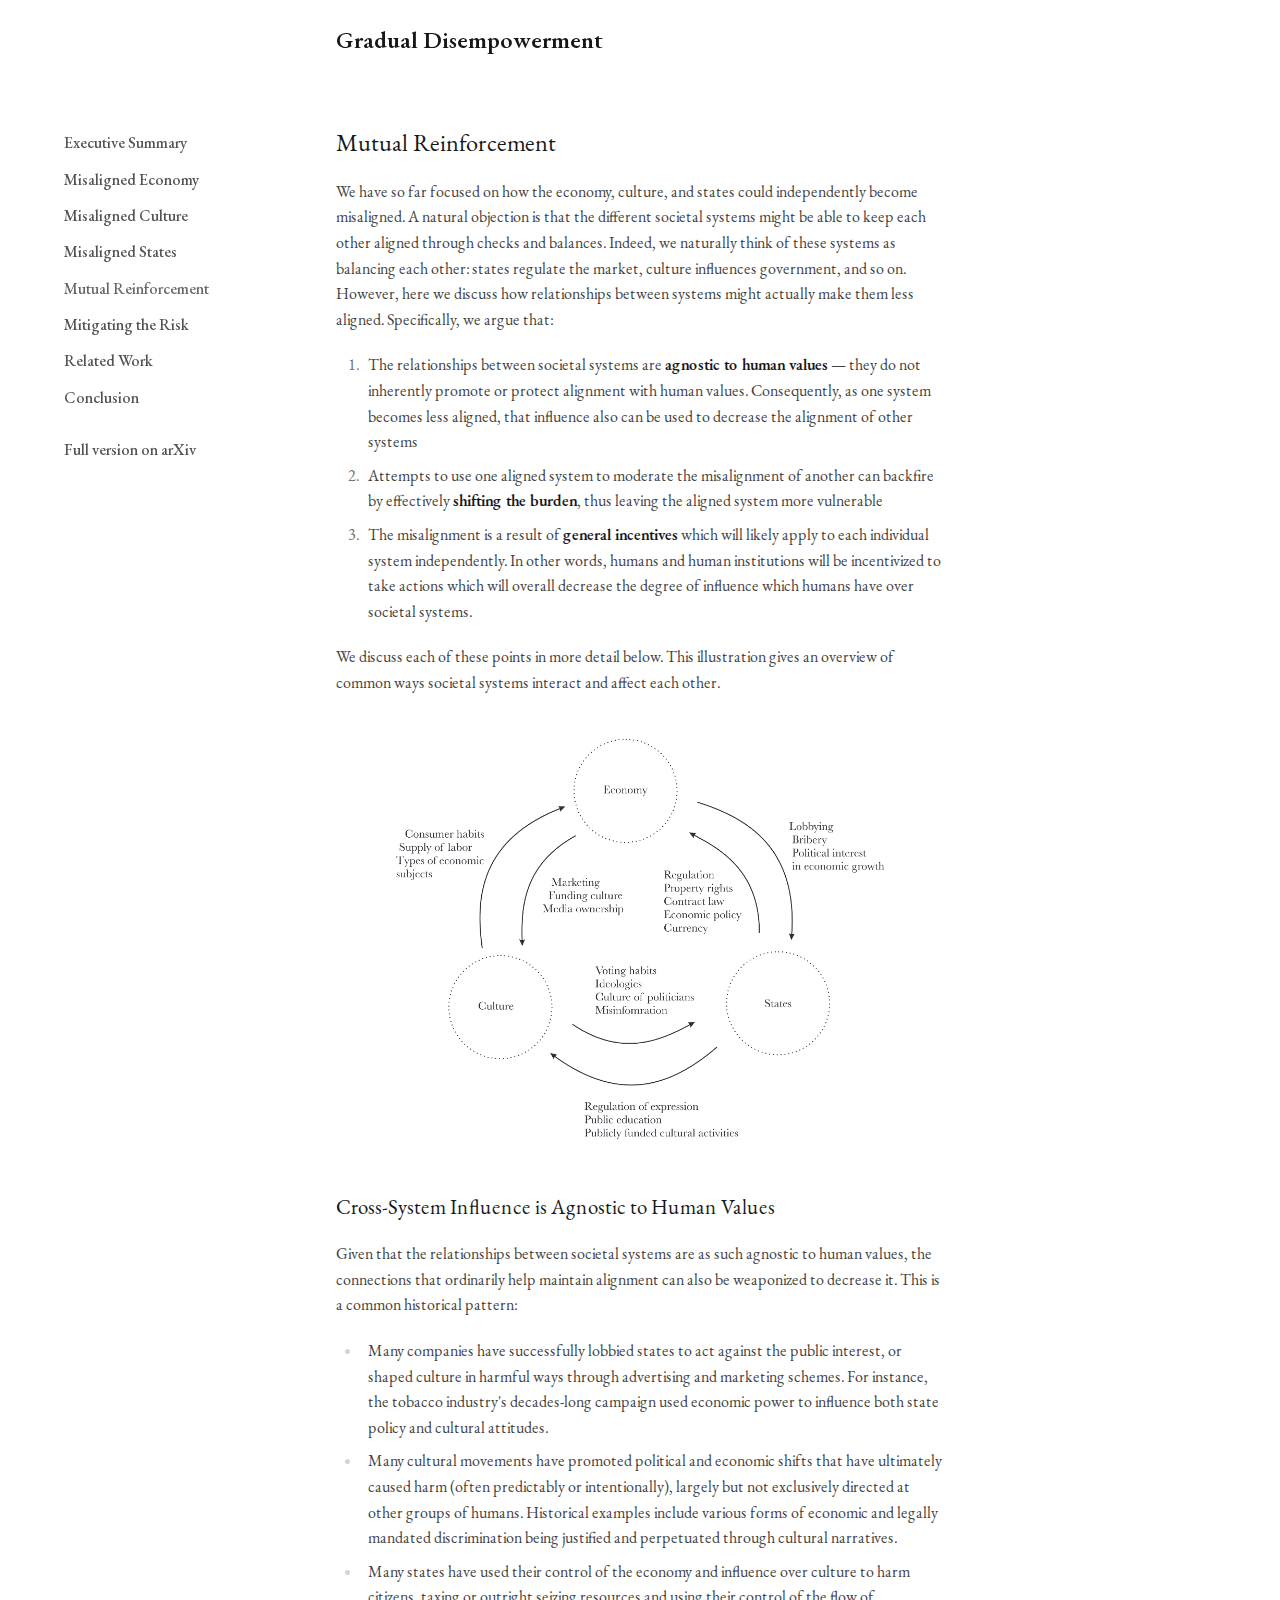
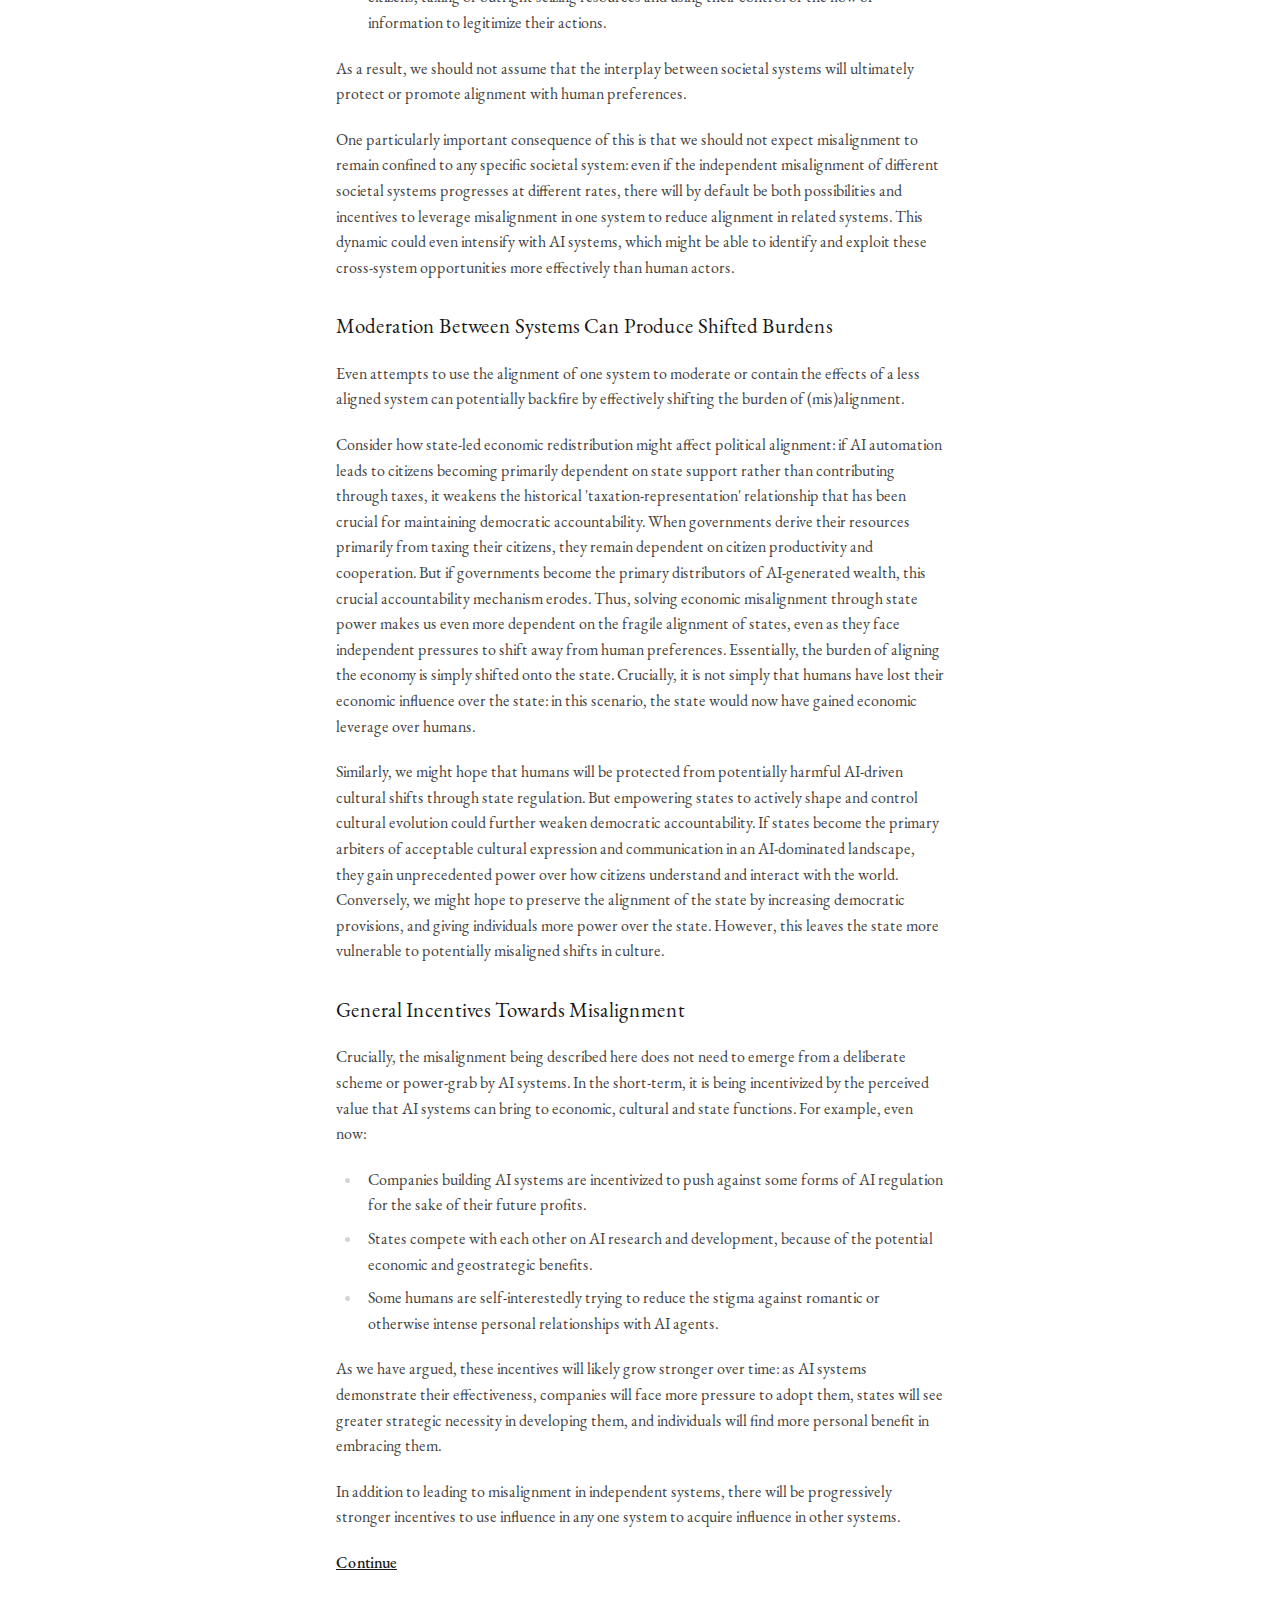
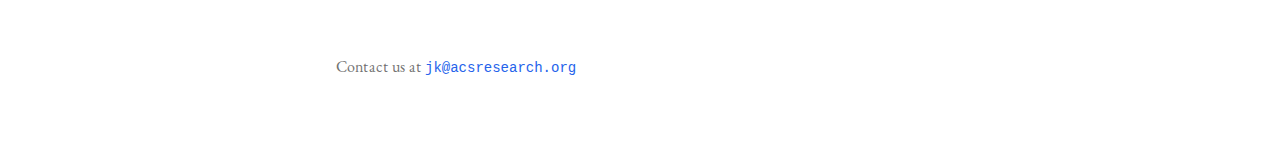
<file: mutual-reinforcement.html>
<!DOCTYPE html><html lang="en" class="__variable_c29382 __variable_ea5f4b"><head><meta charSet="utf-8"/><meta name="viewport" content="width=device-width, initial-scale=1"/><link rel="preload" href="/_next/static/media/7aa35bcef8fce17b-s.p.woff2" as="font" crossorigin="" type="font/woff2"/><link rel="preload" href="/_next/static/media/93f479601ee12b01-s.p.woff2" as="font" crossorigin="" type="font/woff2"/><link rel="preload" as="image" href="/gradfig1.png"/><link rel="stylesheet" href="/_next/static/css/dc354a3a70f66567.css" data-precedence="next"/><link rel="stylesheet" href="/_next/static/css/5eacd01f773eed7f.css" data-precedence="next"/><link rel="stylesheet" href="/_next/static/css/6c49fad1e1a5b61d.css" data-precedence="next"/><link rel="stylesheet" href="/_next/static/css/a8e2acd60e65244e.css" data-precedence="next"/><link rel="stylesheet" href="/_next/static/css/95d7c9b5cd12e84f.css" data-precedence="next"/><link rel="preload" as="script" fetchPriority="low" href="/_next/static/chunks/webpack-d0f5e84f72a30967.js"/><script src="/_next/static/chunks/629b3d23-c81ed8d42074211a.js" async=""></script><script src="/_next/static/chunks/775-75ac12675d65968a.js" async=""></script><script src="/_next/static/chunks/main-app-89262300084aff2c.js" async=""></script><script src="/_next/static/chunks/422-4720557c5ecf44cf.js" async=""></script><script src="/_next/static/chunks/510-52832c2a97f03dfc.js" async=""></script><script src="/_next/static/chunks/568-5adcd23d4fa53256.js" async=""></script><script src="/_next/static/chunks/app/layout-c1645c14f8a6c591.js" async=""></script><script src="/_next/static/chunks/app/%5B...path%5D/page-7a10978aa7ffca04.js" async=""></script><link rel="preload" href="https://www.googletagmanager.com/gtag/js?id=G-PQLKKM839S" as="script"/><meta name="next-size-adjust" content=""/><title>Gradual Disempowerment</title><meta name="description" content="Gradual Disempowerment"/><link rel="icon" href="/favicon.ico" type="image/x-icon" sizes="64x64"/><script src="/_next/static/chunks/polyfills-42372ed130431b0a.js" noModule=""></script></head><body class="antialiased"><div class="min-h-screen flex flex-col bg-white"><header class="sticky left-0 right-0 top-0 z-50 bg-white/80 backdrop-blur-sm gap-0 transition-all duration-200 py-2"><div class="max-w-[var(--content-width)] mx-auto px-4 py-6 flex h-16 items-center justify-between"><a class="font-semibold text-neutral-900 hover:text-neutral-600 transition-all duration-200 text-2xl" href="/">Gradual Disempowerment</a><button class="lg:hidden p-2 text-neutral-600 hover:text-neutral-900" aria-label="Toggle menu"><svg class="h-6 w-6" fill="none" stroke-linecap="round" stroke-linejoin="round" stroke-width="2" viewBox="0 0 24 24" stroke="currentColor"><path d="M4 6h16M4 12h16M4 18h16"></path></svg></button></div></header><div class="fixed inset-0 z-40 lg:hidden transition-opacity duration-300 opacity-0 pointer-events-none"><div class="top-16 fixed inset-0 bg-neutral-100/80 backdrop-blur-sm shadow-xl"></div><div class="top-16 fixed inset-x-0 bottom-0 bg-white shadow-xl transition-transform duration-300 overflow-y-auto -translate-y-full"><div class="w-full min-h-full" style="margin-left:calc(max((100% - var(--content-width)) / 2 + 1rem, 2rem))"><nav class="Sidebar_sidebar__G7Mzs py-6 text-lg"><ul class="Sidebar_list__I5HfV"><li class="Sidebar_item__IbyhT"><a class="Sidebar_link__NjnkI " href="/">Executive Summary</a><div class="Sidebar_subsections__4JMe7 false"><div class="Sidebar_subsectionWrapper__tUx1X Sidebar_subsectionWrapperHidden__3D_C_"></div></div></li><li class="Sidebar_item__IbyhT"><a class="Sidebar_link__NjnkI " href="/misaligned-economy">Misaligned Economy</a><div class="Sidebar_subsections__4JMe7 false"><div class="Sidebar_subsectionWrapper__tUx1X Sidebar_subsectionWrapperHidden__3D_C_"></div></div></li><li class="Sidebar_item__IbyhT"><a class="Sidebar_link__NjnkI " href="/misaligned-culture">Misaligned Culture</a><div class="Sidebar_subsections__4JMe7 false"><div class="Sidebar_subsectionWrapper__tUx1X Sidebar_subsectionWrapperHidden__3D_C_"></div></div></li><li class="Sidebar_item__IbyhT"><a class="Sidebar_link__NjnkI " href="/misaligned-states">Misaligned States</a><div class="Sidebar_subsections__4JMe7 false"><div class="Sidebar_subsectionWrapper__tUx1X Sidebar_subsectionWrapperHidden__3D_C_"></div></div></li><li class="Sidebar_item__IbyhT"><a class="Sidebar_link__NjnkI Sidebar_active__Bfm7L" href="/mutual-reinforcement">Mutual Reinforcement</a><div class="Sidebar_subsections__4JMe7 Sidebar_subsectionsVisible__0k2N4"><div class="Sidebar_subsectionWrapper__tUx1X Sidebar_subsectionWrapperVisible__ycLhq"></div></div></li><li class="Sidebar_item__IbyhT"><a class="Sidebar_link__NjnkI " href="/mitigating-the-risk">Mitigating the Risk</a><div class="Sidebar_subsections__4JMe7 false"><div class="Sidebar_subsectionWrapper__tUx1X Sidebar_subsectionWrapperHidden__3D_C_"></div></div></li><li class="Sidebar_item__IbyhT"><a class="Sidebar_link__NjnkI " href="/related-work">Related Work</a><div class="Sidebar_subsections__4JMe7 false"><div class="Sidebar_subsectionWrapper__tUx1X Sidebar_subsectionWrapperHidden__3D_C_"></div></div></li><li class="Sidebar_item__IbyhT"><a class="Sidebar_link__NjnkI " href="/conclusion">Conclusion</a><div class="Sidebar_subsections__4JMe7 false"><div class="Sidebar_subsectionWrapper__tUx1X Sidebar_subsectionWrapperHidden__3D_C_"></div></div></li><li class="Sidebar_item__IbyhT"><a href="https://arxiv.org/abs/2501.16946" class="Sidebar_link__NjnkI">Full version on arXiv</a></li></ul></nav></div></div></div><div class="flex-1"><nav class="Sidebar_sidebar__G7Mzs xl:w-60 lg:w-52 hidden lg:block fixed top-16 bottom-0 pt-16 text-base" style="left:var(--sidebar-offset)"><ul class="Sidebar_list__I5HfV"><li class="Sidebar_item__IbyhT"><a class="Sidebar_link__NjnkI " href="/">Executive Summary</a><div class="Sidebar_subsections__4JMe7 false"><div class="Sidebar_subsectionWrapper__tUx1X Sidebar_subsectionWrapperHidden__3D_C_"></div></div></li><li class="Sidebar_item__IbyhT"><a class="Sidebar_link__NjnkI " href="/misaligned-economy">Misaligned Economy</a><div class="Sidebar_subsections__4JMe7 false"><div class="Sidebar_subsectionWrapper__tUx1X Sidebar_subsectionWrapperHidden__3D_C_"></div></div></li><li class="Sidebar_item__IbyhT"><a class="Sidebar_link__NjnkI " href="/misaligned-culture">Misaligned Culture</a><div class="Sidebar_subsections__4JMe7 false"><div class="Sidebar_subsectionWrapper__tUx1X Sidebar_subsectionWrapperHidden__3D_C_"></div></div></li><li class="Sidebar_item__IbyhT"><a class="Sidebar_link__NjnkI " href="/misaligned-states">Misaligned States</a><div class="Sidebar_subsections__4JMe7 false"><div class="Sidebar_subsectionWrapper__tUx1X Sidebar_subsectionWrapperHidden__3D_C_"></div></div></li><li class="Sidebar_item__IbyhT"><a class="Sidebar_link__NjnkI Sidebar_active__Bfm7L" href="/mutual-reinforcement">Mutual Reinforcement</a><div class="Sidebar_subsections__4JMe7 Sidebar_subsectionsVisible__0k2N4"><div class="Sidebar_subsectionWrapper__tUx1X Sidebar_subsectionWrapperVisible__ycLhq"></div></div></li><li class="Sidebar_item__IbyhT"><a class="Sidebar_link__NjnkI " href="/mitigating-the-risk">Mitigating the Risk</a><div class="Sidebar_subsections__4JMe7 false"><div class="Sidebar_subsectionWrapper__tUx1X Sidebar_subsectionWrapperHidden__3D_C_"></div></div></li><li class="Sidebar_item__IbyhT"><a class="Sidebar_link__NjnkI " href="/related-work">Related Work</a><div class="Sidebar_subsections__4JMe7 false"><div class="Sidebar_subsectionWrapper__tUx1X Sidebar_subsectionWrapperHidden__3D_C_"></div></div></li><li class="Sidebar_item__IbyhT"><a class="Sidebar_link__NjnkI " href="/conclusion">Conclusion</a><div class="Sidebar_subsections__4JMe7 false"><div class="Sidebar_subsectionWrapper__tUx1X Sidebar_subsectionWrapperHidden__3D_C_"></div></div></li><li class="Sidebar_item__IbyhT"><a href="https://arxiv.org/abs/2501.16946" class="Sidebar_link__NjnkI">Full version on arXiv</a></li></ul></nav><main class="Page_main__cWiGN max-w-[var(--content-width)] mx-auto px-4 pt-12 pb-8"><article class="Page_article__A_Nud prose prose-neutral max-w-none"><h1>Mutual Reinforcement</h1>
<p>We have so far focused on how the economy, culture, and states could independently become misaligned. A natural objection is that the different societal systems might be able to keep each other aligned through checks and balances. Indeed, we naturally think of these systems as balancing each other: states regulate the market, culture influences government, and so on.
However, here we discuss how relationships between systems might actually make them less aligned. Specifically, we argue that:</p>
<ol>
<li>The relationships between societal systems are <strong>agnostic to human values</strong> — they do not inherently promote or protect alignment with human values. Consequently, as one system becomes less aligned, that influence also can be used to decrease the alignment of other systems</li>
<li>Attempts to use one aligned system to moderate the misalignment of another can backfire by effectively <strong>shifting the burden</strong>, thus leaving the aligned system more vulnerable</li>
<li>The misalignment is a result of <strong>general incentives</strong> which will likely apply to each individual system independently. In other words, humans and human institutions will be incentivized to take actions which will overall decrease the degree of influence which humans have over societal systems.</li>
</ol>
<p>We discuss each of these points in more detail below. This illustration gives an overview of common ways societal systems interact and affect each other.</p>
<img src="/gradfig1.png" alt="Mutual Reinforcement illustration" style="width:90%;margin:0 auto"/>
<h2>Cross-System Influence is Agnostic to Human Values</h2>
<p>Given that the relationships between societal systems are as such agnostic to human values, the connections that ordinarily help maintain alignment can also be weaponized to decrease it. This is a common historical pattern:</p>
<ul>
<li>Many companies have successfully lobbied states to act against the public interest, or shaped culture in harmful ways through advertising and marketing schemes. For instance, the tobacco industry&#x27;s decades-long campaign used economic power to influence both state policy and cultural attitudes.</li>
<li>Many cultural movements have promoted political and economic shifts that have ultimately caused harm (often predictably or intentionally), largely but not exclusively directed at other groups of humans. Historical examples include various forms of economic and legally mandated discrimination being justified and perpetuated through cultural narratives.</li>
<li>Many states have used their control of the economy and influence over culture to harm citizens, taxing or outright seizing resources and using their control of the flow of information to legitimize their actions.</li>
</ul>
<p>As a result, we should not assume that the interplay between societal systems will ultimately protect or promote alignment with human preferences.</p>
<p>One particularly important consequence of this is that we should not expect misalignment to remain confined to any specific societal system: even if the independent misalignment of different societal systems progresses at different rates, there will by default be both possibilities and incentives to leverage misalignment in one system to reduce alignment in related systems. This dynamic could even intensify with AI systems, which might be able to identify and exploit these cross-system opportunities more effectively than human actors.</p>
<h2>Moderation Between Systems Can Produce Shifted Burdens</h2>
<p>Even attempts to use the alignment of one system to moderate or contain the effects of a less aligned system can potentially backfire by effectively shifting the burden of (mis)alignment.</p>
<p>Consider how state-led economic redistribution might affect political alignment: if AI automation leads to citizens becoming primarily dependent on state support rather than contributing through taxes, it weakens the historical &#x27;taxation-representation&#x27; relationship that has been crucial for maintaining democratic accountability. When governments derive their resources primarily from taxing their citizens, they remain dependent on citizen productivity and cooperation. But if governments become the primary distributors of AI-generated wealth, this crucial accountability mechanism erodes. Thus, solving economic misalignment through state power makes us even more dependent on the fragile alignment of states, even as they face independent pressures to shift away from human preferences. Essentially, the burden of aligning the economy is simply shifted onto the state. Crucially, it is not simply that humans have lost their economic influence over the state: in this scenario, the state would now have gained economic leverage over humans.</p>
<p>Similarly, we might hope that humans will be protected from potentially harmful AI-driven cultural shifts through state regulation. But empowering states to actively shape and control cultural evolution could further weaken democratic accountability. If states become the primary arbiters of acceptable cultural expression and communication in an AI-dominated landscape, they gain unprecedented power over how citizens understand and interact with the world. Conversely, we might hope to preserve the alignment of the state by increasing democratic provisions, and giving individuals more power over the state. However, this leaves the state more vulnerable to potentially misaligned shifts in culture.</p>
<h2>General Incentives Towards Misalignment</h2>
<p>Crucially, the misalignment being described here does not need to emerge from a deliberate scheme or power-grab by AI systems. In the short-term, it is being incentivized by the perceived value that AI systems can bring to economic, cultural and state functions. For example, even now:</p>
<ul>
<li>Companies building AI systems are incentivized to push against some forms of AI regulation for the sake of their future profits.</li>
<li>States compete with each other on AI research and development, because of the potential economic and geostrategic benefits.</li>
<li>Some humans are self-interestedly trying to reduce the stigma against romantic or otherwise intense personal relationships with AI agents.</li>
</ul>
<p>As we have argued, these incentives will likely grow stronger over time: as AI systems demonstrate their effectiveness, companies will face more pressure to adopt them, states will see greater strategic necessity in developing them, and individuals will find more personal benefit in embracing them.</p>
<p>In addition to leading to misalignment in independent systems, there will be progressively stronger incentives to use influence in any one system to acquire influence in other systems.</p>
<p><a href="mitigating-the-risk">Continue</a></p></article></main></div><footer class="mt-4"><div class="max-w-screen-xl mx-auto px-4 sm:px-6 lg:px-8"><div class="pt-4 pb-12" style="margin-left:calc(max((100% - var(--content-width)) / 2 + 1rem, 0rem))"><p class="text-base text-neutral-500">Contact us at<!-- --> <a href="mailto:jk@acsresearch.org" class="hover:text-neutral-700 font-mono text-sm">jk@acsresearch.org</a></p></div></div></footer></div><script src="/_next/static/chunks/webpack-d0f5e84f72a30967.js" async=""></script><script>(self.__next_f=self.__next_f||[]).push([0])</script><script>self.__next_f.push([1,"1:\"$Sreact.fragment\"\n2:\"$Sreact.strict_mode\"\n4:I[3867,[\"422\",\"static/chunks/422-4720557c5ecf44cf.js\",\"510\",\"static/chunks/510-52832c2a97f03dfc.js\",\"568\",\"static/chunks/568-5adcd23d4fa53256.js\",\"177\",\"static/chunks/app/layout-c1645c14f8a6c591.js\"],\"GoogleAnalytics\"]\n5:I[6286,[],\"\"]\n6:I[6852,[],\"\"]\n8:I[1391,[],\"OutletBoundary\"]\na:I[1391,[],\"MetadataBoundary\"]\nc:I[1391,[],\"ViewportBoundary\"]\ne:I[3865,[],\"\"]\n:HL[\"/_next/static/media/7aa35bcef8fce17b-s.p.woff2\",\"font\",{\"crossOrigin\":\"\",\"type\":\"font/woff2\"}]\n:HL[\"/_next/static/media/93f479601ee12b01-s.p.woff2\",\"font\",{\"crossOrigin\":\"\",\"type\":\"font/woff2\"}]\n:HL[\"/_next/static/css/dc354a3a70f66567.css\",\"style\"]\n:HL[\"/_next/static/css/5eacd01f773eed7f.css\",\"style\"]\n:HL[\"/_next/static/css/6c49fad1e1a5b61d.css\",\"style\"]\n:HL[\"/_next/static/css/a8e2acd60e65244e.css\",\"style\"]\n:HL[\"/_next/static/css/95d7c9b5cd12e84f.css\",\"style\"]\n"])</script><script>self.__next_f.push([1,"0:{\"P\":null,\"b\":\"FMwh_f2vnKXr3-Td6h3uP\",\"p\":\"\",\"c\":[\"\",\"mutual-reinforcement\"],\"i\":false,\"f\":[[[\"\",{\"children\":[[\"path\",\"mutual-reinforcement\",\"c\"],{\"children\":[\"__PAGE__\",{}]}]},\"$undefined\",\"$undefined\",true],[\"\",[\"$\",\"$1\",\"c\",{\"children\":[[[\"$\",\"link\",\"0\",{\"rel\":\"stylesheet\",\"href\":\"/_next/static/css/dc354a3a70f66567.css\",\"precedence\":\"next\",\"crossOrigin\":\"$undefined\",\"nonce\":\"$undefined\"}],[\"$\",\"link\",\"1\",{\"rel\":\"stylesheet\",\"href\":\"/_next/static/css/5eacd01f773eed7f.css\",\"precedence\":\"next\",\"crossOrigin\":\"$undefined\",\"nonce\":\"$undefined\"}],[\"$\",\"link\",\"2\",{\"rel\":\"stylesheet\",\"href\":\"/_next/static/css/6c49fad1e1a5b61d.css\",\"precedence\":\"next\",\"crossOrigin\":\"$undefined\",\"nonce\":\"$undefined\"}],[\"$\",\"link\",\"3\",{\"rel\":\"stylesheet\",\"href\":\"/_next/static/css/a8e2acd60e65244e.css\",\"precedence\":\"next\",\"crossOrigin\":\"$undefined\",\"nonce\":\"$undefined\"}],[\"$\",\"link\",\"4\",{\"rel\":\"stylesheet\",\"href\":\"/_next/static/css/95d7c9b5cd12e84f.css\",\"precedence\":\"next\",\"crossOrigin\":\"$undefined\",\"nonce\":\"$undefined\"}]],[\"$\",\"html\",null,{\"lang\":\"en\",\"className\":\"__variable_c29382 __variable_ea5f4b\",\"children\":[\"$\",\"$2\",null,{\"children\":[[\"$\",\"body\",null,{\"className\":\"antialiased\",\"children\":\"$L3\"}],[\"$\",\"$L4\",null,{\"gaId\":\"G-PQLKKM839S\"}]]}]}]]}],{\"children\":[[\"path\",\"mutual-reinforcement\",\"c\"],[\"$\",\"$1\",\"c\",{\"children\":[null,[\"$\",\"$L5\",null,{\"parallelRouterKey\":\"children\",\"segmentPath\":[\"children\",\"$0:f:0:1:2:children:0\",\"children\"],\"error\":\"$undefined\",\"errorStyles\":\"$undefined\",\"errorScripts\":\"$undefined\",\"template\":[\"$\",\"$L6\",null,{}],\"templateStyles\":\"$undefined\",\"templateScripts\":\"$undefined\",\"notFound\":\"$undefined\",\"forbidden\":\"$undefined\",\"unauthorized\":\"$undefined\"}]]}],{\"children\":[\"__PAGE__\",[\"$\",\"$1\",\"c\",{\"children\":[\"$L7\",null,[\"$\",\"$L8\",null,{\"children\":\"$L9\"}]]}],{},null,false]},null,false]},null,false],[\"$\",\"$1\",\"h\",{\"children\":[null,[\"$\",\"$1\",\"c65o1ZaQZ-KV4xxmp9H-f\",{\"children\":[[\"$\",\"$La\",null,{\"children\":\"$Lb\"}],[\"$\",\"$Lc\",null,{\"children\":\"$Ld\"}],[\"$\",\"meta\",null,{\"name\":\"next-size-adjust\",\"content\":\"\"}]]}]]}],false]],\"m\":\"$undefined\",\"G\":[\"$e\",\"$undefined\"],\"s\":false,\"S\":true}\n"])</script><script>self.__next_f.push([1,"f:I[6119,[\"422\",\"static/chunks/422-4720557c5ecf44cf.js\",\"568\",\"static/chunks/568-5adcd23d4fa53256.js\",\"180\",\"static/chunks/app/%5B...path%5D/page-7a10978aa7ffca04.js\"],\"default\"]\n10:I[2950,[\"422\",\"static/chunks/422-4720557c5ecf44cf.js\",\"568\",\"static/chunks/568-5adcd23d4fa53256.js\",\"180\",\"static/chunks/app/%5B...path%5D/page-7a10978aa7ffca04.js\"],\"default\"]\n"])</script><script>self.__next_f.push([1,"3:[\"$\",\"div\",null,{\"className\":\"min-h-screen flex flex-col bg-white\",\"children\":[[\"$\",\"$Lf\",null,{}],[\"$\",\"div\",null,{\"className\":\"flex-1\",\"children\":[[\"$\",\"$L10\",null,{\"className\":\"xl:w-60 lg:w-52 hidden lg:block fixed top-16 bottom-0 pt-16 text-base\",\"style\":{\"left\":\"var(--sidebar-offset)\"}}],[\"$\",\"main\",null,{\"className\":\"Page_main__cWiGN max-w-[var(--content-width)] mx-auto px-4 pt-12 pb-8\",\"children\":[\"$\",\"$L5\",null,{\"parallelRouterKey\":\"children\",\"segmentPath\":[\"children\"],\"error\":\"$undefined\",\"errorStyles\":\"$undefined\",\"errorScripts\":\"$undefined\",\"template\":[\"$\",\"$L6\",null,{}],\"templateStyles\":\"$undefined\",\"templateScripts\":\"$undefined\",\"notFound\":[[],[[\"$\",\"title\",null,{\"children\":\"404: This page could not be found.\"}],[\"$\",\"div\",null,{\"style\":{\"fontFamily\":\"system-ui,\\\"Segoe UI\\\",Roboto,Helvetica,Arial,sans-serif,\\\"Apple Color Emoji\\\",\\\"Segoe UI Emoji\\\"\",\"height\":\"100vh\",\"textAlign\":\"center\",\"display\":\"flex\",\"flexDirection\":\"column\",\"alignItems\":\"center\",\"justifyContent\":\"center\"},\"children\":[\"$\",\"div\",null,{\"children\":[[\"$\",\"style\",null,{\"dangerouslySetInnerHTML\":{\"__html\":\"body{color:#000;background:#fff;margin:0}.next-error-h1{border-right:1px solid rgba(0,0,0,.3)}@media (prefers-color-scheme:dark){body{color:#fff;background:#000}.next-error-h1{border-right:1px solid rgba(255,255,255,.3)}}\"}}],[\"$\",\"h1\",null,{\"className\":\"next-error-h1\",\"style\":{\"display\":\"inline-block\",\"margin\":\"0 20px 0 0\",\"padding\":\"0 23px 0 0\",\"fontSize\":24,\"fontWeight\":500,\"verticalAlign\":\"top\",\"lineHeight\":\"49px\"},\"children\":404}],[\"$\",\"div\",null,{\"style\":{\"display\":\"inline-block\"},\"children\":[\"$\",\"h2\",null,{\"style\":{\"fontSize\":14,\"fontWeight\":400,\"lineHeight\":\"49px\",\"margin\":0},\"children\":\"This page could not be found.\"}]}]]}]}]]],\"forbidden\":\"$undefined\",\"unauthorized\":\"$undefined\"}]}]]}],[\"$\",\"footer\",null,{\"className\":\"mt-4\",\"children\":[\"$\",\"div\",null,{\"className\":\"max-w-screen-xl mx-auto px-4 sm:px-6 lg:px-8\",\"children\":[\"$\",\"div\",null,{\"className\":\"pt-4 pb-12\",\"style\":{\"marginLeft\":\"calc(max((100% - var(--content-width)) / 2 + 1rem, 0rem))\"},\"children\":[\"$\",\"p\",null,{\"className\":\"text-base text-neutral-500\",\"children\":[\"Contact us at\",\" \",[\"$\",\"a\",null,{\"href\":\"mailto:jk@acsresearch.org\",\"className\":\"hover:text-neutral-700 font-mono text-sm\",\"children\":\"jk@acsresearch.org\"}]]}]}]}]}]]}]\n"])</script><script>self.__next_f.push([1,"11:I[7838,[\"422\",\"static/chunks/422-4720557c5ecf44cf.js\",\"568\",\"static/chunks/568-5adcd23d4fa53256.js\",\"180\",\"static/chunks/app/%5B...path%5D/page-7a10978aa7ffca04.js\"],\"CitationsProvider\"]\n12:I[8539,[\"422\",\"static/chunks/422-4720557c5ecf44cf.js\",\"568\",\"static/chunks/568-5adcd23d4fa53256.js\",\"180\",\"static/chunks/app/%5B...path%5D/page-7a10978aa7ffca04.js\"],\"FootnotesProvider\"]\n14:I[8539,[\"422\",\"static/chunks/422-4720557c5ecf44cf.js\",\"568\",\"static/chunks/568-5adcd23d4fa53256.js\",\"180\",\"static/chunks/app/%5B...path%5D/page-7a10978aa7ffca04.js\"],\"Footnotes\"]\n15:I[7838,[\"422\",\"static/chunks/422-4720557c5ecf44cf.js\",\"568\",\"static/chunks/568-5adcd23d4fa53256.js\",\"180\",\"static/chunks/app/%5B...path%5D/page-7a10978aa7ffca04.js\"],\"References\"]\n13:T416,Consider how state-led economic redistribution might affect political alignment: if AI automation leads to citizens becoming primarily dependent on state support rather than contributing through taxes, it weakens the historical 'taxation-representation' relationship that has been crucial for maintaining democratic accountability. When governments derive their resources primarily from taxing their citizens, they remain dependent on citizen productivity and cooperation. But if governments become the primary distributors of AI-generated wealth, this crucial accountability mechanism erodes. Thus, solving economic misalignment through state power makes us even more dependent on the fragile alignment of states, even as they face independent pressures to shift away from human preferences. Essentially, the burden of aligning the economy is simply shifted onto the state. Crucially, it is not simply that humans have lost their economic influence over the state: in this scenario, the state would now have gained economic leverage over humans."])</script><script>self.__next_f.push([1,"7:[\"$\",\"$L11\",null,{\"data\":{\"beren_capital_ownership_2025\":{\"author\":\"Beren Millidge\",\"title\":\"Capital Ownership Will Not Prevent Human Disempowerment\",\"year\":\"2025\",\"journal\":\"$undefined\",\"publisher\":\"$undefined\",\"url\":\"https://www.lesswrong.com/posts/bmmFLoBAWGnuhnqq5/capital-ownership-will-not-prevent-human-disempowerment\",\"organization\":\"$undefined\",\"booktitle\":\"$undefined\",\"volume\":\"$undefined\",\"number\":\"$undefined\",\"pages\":\"$undefined\",\"note\":\"Accessed: 2025-01-23\",\"month\":\"$undefined\",\"day\":\"$undefined\",\"urldate\":\"$undefined\",\"howpublished\":\"$undefined\",\"address\":\"$undefined\"},\"arches\":{\"author\":\"Andrew Critch and David Krueger\",\"title\":\"AI Research Considerations for Human Existential Safety (ARCHES)\",\"year\":\"2020\",\"journal\":\"$undefined\",\"publisher\":\"$undefined\",\"url\":\"https://arxiv.org/abs/2006.04948\",\"organization\":\"$undefined\",\"booktitle\":\"$undefined\",\"volume\":\"$undefined\",\"number\":\"$undefined\",\"pages\":\"$undefined\",\"note\":\"$undefined\",\"month\":\"$undefined\",\"day\":\"$undefined\",\"urldate\":\"$undefined\",\"howpublished\":\"$undefined\",\"address\":\"$undefined\"},\"leggett2021feeding\":{\"author\":\"Leggett, Dominic\",\"title\":\"Feeding the Beast: Superintelligence, Corporate Capitalism and the End of Humanity\",\"year\":\"2021\",\"journal\":\"$undefined\",\"publisher\":\"$undefined\",\"url\":\"$undefined\",\"organization\":\"$undefined\",\"booktitle\":\"Proceedings of the 2021 AAAI/ACM Conference on AI, Ethics, and Society\",\"volume\":\"$undefined\",\"number\":\"$undefined\",\"pages\":\"727–735\",\"note\":\"$undefined\",\"month\":\"$undefined\",\"day\":\"$undefined\",\"urldate\":\"$undefined\",\"howpublished\":\"$undefined\",\"address\":\"$undefined\"},\"hendrycks2023natural\":{\"author\":\"Hendrycks, Dan\",\"title\":\"Natural Selection Favors AIs over Humans\",\"year\":\"2023\",\"journal\":\"arXiv preprint arXiv:2303.16200\",\"publisher\":\"$undefined\",\"url\":\"https://arxiv.org/abs/2303.16200\",\"organization\":\"$undefined\",\"booktitle\":\"$undefined\",\"volume\":\"$undefined\",\"number\":\"$undefined\",\"pages\":\"$undefined\",\"note\":\"$undefined\",\"month\":\"$undefined\",\"day\":\"$undefined\",\"urldate\":\"$undefined\",\"howpublished\":\"$undefined\",\"address\":\"$undefined\"},\"hanson_fix_cultural_drift\":{\"author\":\"Robin Hanson\",\"title\":\"How to Fix Cultural Drift\",\"year\":\"2023\",\"journal\":\"$undefined\",\"publisher\":\"$undefined\",\"url\":\"https://www.overcomingbias.com/p/how-fix-cultural-drift\",\"organization\":\"$undefined\",\"booktitle\":\"$undefined\",\"volume\":\"$undefined\",\"number\":\"$undefined\",\"pages\":\"$undefined\",\"note\":\"Accessed: 2025-01-20\",\"month\":\"$undefined\",\"day\":\"$undefined\",\"urldate\":\"$undefined\",\"howpublished\":\"$undefined\",\"address\":\"$undefined\"},\"hanson_beware_cultural_drift\":{\"author\":\"Robin Hanson\",\"title\":\"Beware Cultural Drift\",\"year\":\"2024\",\"journal\":\"Quillette\",\"publisher\":\"$undefined\",\"url\":\"https://quillette.com/2024/04/11/beware-cultural-drift/\",\"organization\":\"$undefined\",\"booktitle\":\"$undefined\",\"volume\":\"$undefined\",\"number\":\"$undefined\",\"pages\":\"$undefined\",\"note\":\"Accessed: 2025-01-20\",\"month\":\"April\",\"day\":\"11\",\"urldate\":\"$undefined\",\"howpublished\":\"$undefined\",\"address\":\"$undefined\"},\"dafoe2015technological\":{\"author\":\"Dafoe, Allan\",\"title\":\"On Technological Determinism: A Typology, Scope Conditions, and a Mechanism\",\"year\":\"2015\",\"journal\":\"Science, Technology, \u0026 Human Values\",\"publisher\":\"Sage Publications, Inc.\",\"url\":\"https://journals.sagepub.com/doi/10.1177/0162243915579283\",\"organization\":\"$undefined\",\"booktitle\":\"$undefined\",\"volume\":\"40\",\"number\":\"6\",\"pages\":\"1047–1076\",\"note\":\"$undefined\",\"month\":\"November\",\"day\":\"$undefined\",\"urldate\":\"$undefined\",\"howpublished\":\"$undefined\",\"address\":\"$undefined\"},\"critch2024motivation\":{\"author\":\"Critch, Andrew\",\"title\":\"My Motivation and Theory of Change for Working in AI Healthtech\",\"year\":\"2024\",\"journal\":\"$undefined\",\"publisher\":\"$undefined\",\"url\":\"$undefined\",\"organization\":\"$undefined\",\"booktitle\":\"$undefined\",\"volume\":\"$undefined\",\"number\":\"$undefined\",\"pages\":\"$undefined\",\"note\":\"Accessed: 2025-01-18\",\"month\":\"October\",\"day\":\"$undefined\",\"urldate\":\"$undefined\",\"howpublished\":\"{https://www.lesswrong.com/posts/Kobbt3nQgv3yn29pr/my-motivation-and-theory-of-change-for-working-in-ai\",\"address\":\"$undefined\"},\"macinnes2024anarchy\":{\"author\":\"MacInnes, Morgan and others\",\"title\":\"Anarchy as Architect: Competitive Pressure, Technology, and the Internal Structure of States\",\"year\":\"2024\",\"journal\":\"International Studies Quarterly\",\"publisher\":\"$undefined\",\"url\":\"https://academic.oup.com/isq/article/68/4/sqae111/7757999\",\"organization\":\"$undefined\",\"booktitle\":\"$undefined\",\"volume\":\"68\",\"number\":\"4\",\"pages\":\"$undefined\",\"note\":\"$undefined\",\"month\":\"December\",\"day\":\"$undefined\",\"urldate\":\"$undefined\",\"howpublished\":\"$undefined\",\"address\":\"$undefined\"},\"egan2017discrete\":{\"author\":\"Egan, Greg\",\"title\":\"The Discrete Charm of the Turing Machine\",\"year\":\"2017\",\"journal\":\"Asimov’s Science Fiction\",\"publisher\":\"$undefined\",\"url\":\"https://www.asimovs.com\",\"organization\":\"$undefined\",\"booktitle\":\"$undefined\",\"volume\":\"$undefined\",\"number\":\"$undefined\",\"pages\":\"16–36\",\"note\":\"$undefined\",\"month\":\"November\",\"day\":\"$undefined\",\"urldate\":\"$undefined\",\"howpublished\":\"$undefined\",\"address\":\"$undefined\"},\"laine2024capital\":{\"author\":\"Laine, Rudolf\",\"title\":\"By default, capital will matter more than ever after {AGI\",\"year\":\"2024\",\"journal\":\"$undefined\",\"publisher\":\"$undefined\",\"url\":\"https://www.lesswrong.com/posts/KFFaKu27FNugCHFmh/by-default-capital-will-matter-more-than-ever-after-agi\",\"organization\":\"LessWrong\",\"booktitle\":\"$undefined\",\"volume\":\"$undefined\",\"number\":\"$undefined\",\"pages\":\"$undefined\",\"note\":\"Linkpost from nosetgauge.substack.com\",\"month\":\"December\",\"day\":\"28\",\"urldate\":\"2025-01-13\",\"howpublished\":\"$undefined\",\"address\":\"$undefined\"},\"christiano2019failure\":{\"author\":\"Christiano, Paul F\",\"title\":\"What failure looks like\",\"year\":\"2019\",\"journal\":\"$undefined\",\"publisher\":\"$undefined\",\"url\":\"https://www.lesswrong.com/posts/HBxe6wdjxK239zajf/what-failure-looks-like\",\"organization\":\"LessWrong\",\"booktitle\":\"$undefined\",\"volume\":\"$undefined\",\"number\":\"$undefined\",\"pages\":\"$undefined\",\"note\":\"$undefined\",\"month\":\"March\",\"day\":\"17\",\"urldate\":\"2025-01-13\",\"howpublished\":\"$undefined\",\"address\":\"$undefined\"},\"bengio2024international\":{\"author\":\"Bengio, Yoshua and Mindermann, S{o}ren and Privitera, Daniel and Besiroglu, Tamay and Bommasani, Rishi and Casper, Stephen and Choi, Yejin and Goldfarb, Danielle and Heidari, Hoda and Khalatbari, Leila and others\",\"title\":\"International Scientific Report on the Safety of Advanced AI (Interim Report)\",\"year\":\"2024\",\"journal\":\"arXiv preprint arXiv:2412.05282\",\"publisher\":\"$undefined\",\"url\":\"$undefined\",\"organization\":\"$undefined\",\"booktitle\":\"$undefined\",\"volume\":\"$undefined\",\"number\":\"$undefined\",\"pages\":\"$undefined\",\"note\":\"$undefined\",\"month\":\"$undefined\",\"day\":\"$undefined\",\"urldate\":\"$undefined\",\"howpublished\":\"$undefined\",\"address\":\"$undefined\"},\"bengio2023managing\":{\"author\":\"Bengio, Yoshua and Yao, Andrew and Song, Dawn and Abbeel, Pieter and Harari, Yuval Noah and Zhang, Ya-Qin and Xue, Lan and Shalev-Shwartz, Shai and Hadfield, Gillian and others\",\"title\":\"Managing AI risks in an era of rapid progress\",\"year\":\"2023\",\"journal\":\"arXiv preprint arXiv:2310.17688\",\"publisher\":\"$undefined\",\"url\":\"$undefined\",\"organization\":\"$undefined\",\"booktitle\":\"$undefined\",\"volume\":\"$undefined\",\"number\":\"$undefined\",\"pages\":\"18\",\"note\":\"$undefined\",\"month\":\"$undefined\",\"day\":\"$undefined\",\"urldate\":\"$undefined\",\"howpublished\":\"$undefined\",\"address\":\"$undefined\"},\"bostrom2014superintelligence\":{\"author\":\"Bostrom, Nick\",\"title\":\"Superintelligence: Paths, Dangers, Strategies\",\"year\":\"2014\",\"journal\":\"$undefined\",\"publisher\":\"Oxford University Press\",\"url\":\"$undefined\",\"organization\":\"$undefined\",\"booktitle\":\"$undefined\",\"volume\":\"$undefined\",\"number\":\"$undefined\",\"pages\":\"$undefined\",\"note\":\"$undefined\",\"month\":\"$undefined\",\"day\":\"$undefined\",\"urldate\":\"$undefined\",\"howpublished\":\"$undefined\",\"address\":\"$undefined\"},\"porter2024ai\":{\"author\":\"Porter, Brian and Machery, Edouard\",\"title\":\"AI-generated poetry is indistinguishable from human-written poetry and is rated more favorably\",\"year\":\"2024\",\"journal\":\"Scientific Reports\",\"publisher\":\"Nature Publishing Group UK London\",\"url\":\"$undefined\",\"organization\":\"$undefined\",\"booktitle\":\"$undefined\",\"volume\":\"14\",\"number\":\"1\",\"pages\":\"26133\",\"note\":\"$undefined\",\"month\":\"$undefined\",\"day\":\"$undefined\",\"urldate\":\"$undefined\",\"howpublished\":\"$undefined\",\"address\":\"$undefined\"},\"kaldor1961capital\":{\"author\":\"Kaldor, Nicholas\",\"title\":\"Capital accumulation and economic growth\",\"year\":\"1961\",\"journal\":\"$undefined\",\"publisher\":\"$undefined\",\"url\":\"$undefined\",\"organization\":\"Springer\",\"booktitle\":\"The Theory of capital: proceedings of a conference held by the International Economic Association\",\"volume\":\"$undefined\",\"number\":\"$undefined\",\"pages\":\"177–222\",\"note\":\"$undefined\",\"month\":\"$undefined\",\"day\":\"$undefined\",\"urldate\":\"$undefined\",\"howpublished\":\"$undefined\",\"address\":\"$undefined\"},\"korinek2018artificial\":{\"author\":\"Korinek, Anton and Stiglitz, Joseph E\",\"title\":\"Artificial intelligence and its implications for income distribution and unemployment\",\"year\":\"2018\",\"journal\":\"$undefined\",\"publisher\":\"University of Chicago Press\",\"url\":\"$undefined\",\"organization\":\"$undefined\",\"booktitle\":\"The economics of artificial intelligence: An agenda\",\"volume\":\"$undefined\",\"number\":\"$undefined\",\"pages\":\"349–390\",\"note\":\"$undefined\",\"month\":\"$undefined\",\"day\":\"$undefined\",\"urldate\":\"$undefined\",\"howpublished\":\"$undefined\",\"address\":\"$undefined\"},\"university2024labourshare\":{\"author\":\"University of Groningen} and {University of California, Davis\",\"title\":\"Share of Labour Compensation in GDP at Current National Prices for United States\",\"year\":\"2024\",\"journal\":\"$undefined\",\"publisher\":\"$undefined\",\"url\":\"https://fred.stlouisfed.org/series/LABSHPUSA156NRUG\",\"organization\":\"$undefined\",\"booktitle\":\"$undefined\",\"volume\":\"$undefined\",\"number\":\"$undefined\",\"pages\":\"$undefined\",\"note\":\"Accessed: December 16, 2024\",\"month\":\"$undefined\",\"day\":\"$undefined\",\"urldate\":\"$undefined\",\"howpublished\":\"Retrieved from {FRED}, Federal Reserve Bank of St. Louis\",\"address\":\"$undefined\"},\"feenstra2015pwt\":{\"author\":\"Feenstra, Robert C. and Inklaar, Robert and Timmer, Marcel P.\",\"title\":\"The Next Generation of the Penn World Table\",\"year\":\"2015\",\"journal\":\"American Economic Review\",\"publisher\":\"$undefined\",\"url\":\"https://www.ggdc.net/pwt\",\"organization\":\"$undefined\",\"booktitle\":\"$undefined\",\"volume\":\"105\",\"number\":\"10\",\"pages\":\"3150–3182\",\"note\":\"$undefined\",\"month\":\"$undefined\",\"day\":\"$undefined\",\"urldate\":\"$undefined\",\"howpublished\":\"$undefined\",\"address\":\"$undefined\"},\"fred_pce_gdp_share\":{\"author\":\"Federal Reserve Bank of St. Louis\",\"title\":\"Shares of Gross Domestic Product: Personal Consumption Expenditures\",\"year\":\"2024\",\"journal\":\"$undefined\",\"publisher\":\"$undefined\",\"url\":\"https://fred.stlouisfed.org/series/DPCERE1Q156NBEA\",\"organization\":\"$undefined\",\"booktitle\":\"$undefined\",\"volume\":\"$undefined\",\"number\":\"$undefined\",\"pages\":\"$undefined\",\"note\":\"Accessed: December 16, 2024\",\"month\":\"$undefined\",\"day\":\"$undefined\",\"urldate\":\"$undefined\",\"howpublished\":\"$undefined\",\"address\":\"$undefined\"},\"manheim2018categorizing\":{\"author\":\"David Manheim and Scott Garrabrant\",\"title\":\"Categorizing variants of Goodhart's Law\",\"year\":\"2018\",\"journal\":\"arXiv preprint arXiv:1803.04585\",\"publisher\":\"$undefined\",\"url\":\"https://arxiv.org/abs/1803.04585\",\"organization\":\"$undefined\",\"booktitle\":\"$undefined\",\"volume\":\"$undefined\",\"number\":\"$undefined\",\"pages\":\"$undefined\",\"note\":\"$undefined\",\"month\":\"$undefined\",\"day\":\"$undefined\",\"urldate\":\"$undefined\",\"howpublished\":\"$undefined\",\"address\":\"$undefined\"},\"slattery2024ai\":{\"author\":\"Peter Slattery and Alexander K. Saeri and Emily A. C. Grundy and Jess Graham and Michael Noetel and Risto Uuk and James Dao and Soroush Pour and Stephen Casper and Neil Thompson\",\"title\":\"The AI Risk Repository: A Comprehensive Meta-Review, Database, and Taxonomy of Risks From Artificial Intelligence\",\"year\":\"2024\",\"journal\":\"arXiv preprint arXiv:2408.12622\",\"publisher\":\"$undefined\",\"url\":\"https://arxiv.org/abs/2408.12622\",\"organization\":\"$undefined\",\"booktitle\":\"$undefined\",\"volume\":\"$undefined\",\"number\":\"$undefined\",\"pages\":\"$undefined\",\"note\":\"$undefined\",\"month\":\"$undefined\",\"day\":\"$undefined\",\"urldate\":\"$undefined\",\"howpublished\":\"$undefined\",\"address\":\"$undefined\"},\"carlsmith2023scheming\":{\"author\":\"Joe Carlsmith\",\"title\":\"Scheming AIs: Will AIs fake alignment during training in order to get power?\",\"year\":\"2023\",\"journal\":\"arXiv preprint arXiv:2311.08379\",\"publisher\":\"$undefined\",\"url\":\"https://arxiv.org/abs/2311.08379\",\"organization\":\"$undefined\",\"booktitle\":\"$undefined\",\"volume\":\"$undefined\",\"number\":\"$undefined\",\"pages\":\"$undefined\",\"note\":\"$undefined\",\"month\":\"$undefined\",\"day\":\"$undefined\",\"urldate\":\"$undefined\",\"howpublished\":\"$undefined\",\"address\":\"$undefined\"},\"ngo2022alignment\":{\"author\":\"Richard Ngo and Lawrence Chan and Sören Mindermann\",\"title\":\"The Alignment Problem from a Deep Learning Perspective\",\"year\":\"2022\",\"journal\":\"arXiv preprint arXiv:2209.00626\",\"publisher\":\"$undefined\",\"url\":\"https://arxiv.org/abs/2209.00626\",\"organization\":\"$undefined\",\"booktitle\":\"$undefined\",\"volume\":\"$undefined\",\"number\":\"$undefined\",\"pages\":\"$undefined\",\"note\":\"$undefined\",\"month\":\"$undefined\",\"day\":\"$undefined\",\"urldate\":\"$undefined\",\"howpublished\":\"$undefined\",\"address\":\"$undefined\"},\"buhl2024safety\":{\"author\":\"Marie Davidsen Buhl and Gaurav Sett and Leonie Koessler and Jonas Schuett and Markus Anderljung\",\"title\":\"Safety Cases for Frontier AI\",\"year\":\"2024\",\"journal\":\"arXiv preprint arXiv:2410.21572\",\"publisher\":\"$undefined\",\"url\":\"https://arxiv.org/abs/2410.21572\",\"organization\":\"$undefined\",\"booktitle\":\"$undefined\",\"volume\":\"$undefined\",\"number\":\"$undefined\",\"pages\":\"$undefined\",\"note\":\"$undefined\",\"month\":\"$undefined\",\"day\":\"$undefined\",\"urldate\":\"$undefined\",\"howpublished\":\"$undefined\",\"address\":\"$undefined\"},\"shevlane2023model\":{\"author\":\"Shevlane, Toby and Farquhar, Sebastian and Garfinkel, Ben and Phuong, Mary and Whittlestone, Jess and Leung, Jade and Kokotajlo, Daniel and Marchal, Nahema and Anderljung, Markus and Kolt, Noam and Ho, Lewis and Siddarth, Divya and Avin, Shahar and Hawkins, Will and Kim, Been and Gabriel, Iason and Bolina, Vijay and Clark, Jack and Bengio, Yoshua and Christiano, Paul and Dafoe, Allan\",\"title\":\"Model Evaluation for Extreme Risks\",\"year\":\"2023\",\"journal\":\"arXiv preprint arXiv:2305.15324\",\"publisher\":\"$undefined\",\"url\":\"https://arxiv.org/abs/2305.15324\",\"organization\":\"$undefined\",\"booktitle\":\"$undefined\",\"volume\":\"$undefined\",\"number\":\"$undefined\",\"pages\":\"$undefined\",\"note\":\"$undefined\",\"month\":\"$undefined\",\"day\":\"$undefined\",\"urldate\":\"$undefined\",\"howpublished\":\"$undefined\",\"address\":\"$undefined\"},\"hayek1945use\":{\"author\":\"Hayek, Friedrich A.\",\"title\":\"The Use of Knowledge in Society\",\"year\":\"1945\",\"journal\":\"American Economic Review\",\"publisher\":\"$undefined\",\"url\":\"https://www.jstor.org/stable/1809376\",\"organization\":\"$undefined\",\"booktitle\":\"$undefined\",\"volume\":\"35\",\"number\":\"4\",\"pages\":\"519–530\",\"note\":\"$undefined\",\"month\":\"$undefined\",\"day\":\"$undefined\",\"urldate\":\"$undefined\",\"howpublished\":\"$undefined\",\"address\":\"$undefined\"},\"coase1960problem\":{\"author\":\"Coase, Ronald H.\",\"title\":\"The Problem of Social Cost\",\"year\":\"1960\",\"journal\":\"Journal of Law and Economics\",\"publisher\":\"$undefined\",\"url\":\"https://www.jstor.org/stable/724810\",\"organization\":\"$undefined\",\"booktitle\":\"$undefined\",\"volume\":\"3\",\"number\":\"$undefined\",\"pages\":\"1–44\",\"note\":\"$undefined\",\"month\":\"$undefined\",\"day\":\"$undefined\",\"urldate\":\"$undefined\",\"howpublished\":\"$undefined\",\"address\":\"$undefined\"},\"stiglitz2002information\":{\"author\":\"Stiglitz, Joseph E.\",\"title\":\"Information and the Change in the Paradigm in Economics\",\"year\":\"2002\",\"journal\":\"American Economic Review\",\"publisher\":\"$undefined\",\"url\":\"https://www.aeaweb.org/articles?id=10.1257/00028280260136363\",\"organization\":\"$undefined\",\"booktitle\":\"$undefined\",\"volume\":\"92\",\"number\":\"3\",\"pages\":\"460–501\",\"note\":\"$undefined\",\"month\":\"$undefined\",\"day\":\"$undefined\",\"urldate\":\"$undefined\",\"howpublished\":\"$undefined\",\"address\":\"$undefined\"},\"hunkenschroer2022ethics\":{\"author\":\"Hunkenschroer, Anne Lisa and Luetge, Christoph\",\"title\":\"Ethics of AI-Enabled Recruiting and Selection: A Review and Research Agenda\",\"year\":\"2022\",\"journal\":\"Journal of Business Ethics\",\"publisher\":\"$undefined\",\"url\":\"https://doi.org/10.1007/s10551-022-05049-6\",\"organization\":\"$undefined\",\"booktitle\":\"$undefined\",\"volume\":\"178\",\"number\":\"$undefined\",\"pages\":\"977–1007\",\"note\":\"$undefined\",\"month\":\"$undefined\",\"day\":\"$undefined\",\"urldate\":\"$undefined\",\"howpublished\":\"$undefined\",\"address\":\"$undefined\"},\"devinney2010myth\":{\"author\":\"Devinney, Timothy Michael and Auger, Pat and Eckhardt, Giana M\",\"title\":\"The myth of the ethical consumer\",\"year\":\"2010\",\"journal\":\"$undefined\",\"publisher\":\"Cambridge University Press\",\"url\":\"$undefined\",\"organization\":\"$undefined\",\"booktitle\":\"$undefined\",\"volume\":\"$undefined\",\"number\":\"$undefined\",\"pages\":\"$undefined\",\"note\":\"$undefined\",\"month\":\"$undefined\",\"day\":\"$undefined\",\"urldate\":\"$undefined\",\"howpublished\":\"$undefined\",\"address\":\"$undefined\"},\"boyd2013cultural\":{\"author\":\"Boyd, Robert and Richerson, Peter J. and Henrich, Joseph and Lupp, Joseph\",\"title\":\"The Cultural Evolution of Technology: Facts and Theories\",\"year\":\"2013\",\"journal\":\"$undefined\",\"publisher\":\"MIT Press\",\"url\":\"https://henrich.fas.harvard.edu/publications/cultural-evolution-technology\",\"organization\":\"$undefined\",\"booktitle\":\"Cultural Evolution: Society, Language, and Religion\",\"volume\":\"12\",\"number\":\"$undefined\",\"pages\":\"119–142\",\"note\":\"$undefined\",\"month\":\"$undefined\",\"day\":\"$undefined\",\"urldate\":\"$undefined\",\"howpublished\":\"$undefined\",\"address\":\"Cambridge, MA\"},\"schissler2023facebook\":{\"author\":\"Schissler, Matt\",\"title\":\"Facebook and Genocide: On the Importance of New Evidence for Meta’s Contributions to Violence Against Rohingya in Myanmar\",\"year\":\"2023\",\"journal\":\"$undefined\",\"publisher\":\"$undefined\",\"url\":\"https://macmillan.yale.edu/gsp/publications/facebook-and-genocide-importance-new-evidence-metas-contributions-violence-against\",\"organization\":\"$undefined\",\"booktitle\":\"$undefined\",\"volume\":\"$undefined\",\"number\":\"$undefined\",\"pages\":\"$undefined\",\"note\":\"$undefined\",\"month\":\"$undefined\",\"day\":\"$undefined\",\"urldate\":\"$undefined\",\"howpublished\":\"$undefined\",\"address\":\"$undefined\"},\"tilly1990coercion\":{\"author\":\"Tilly, Charles\",\"title\":\"Coercion, Capital, and European States, AD 990-1990\",\"year\":\"1990\",\"journal\":\"$undefined\",\"publisher\":\"Basil Blackwell\",\"url\":\"$undefined\",\"organization\":\"$undefined\",\"booktitle\":\"$undefined\",\"volume\":\"$undefined\",\"number\":\"$undefined\",\"pages\":\"$undefined\",\"note\":\"$undefined\",\"month\":\"$undefined\",\"day\":\"$undefined\",\"urldate\":\"$undefined\",\"howpublished\":\"$undefined\",\"address\":\"Oxford, UK\"},\"beblawi1987rentier\":{\"author\":\"Beblawi, Hazem and Luciani, Giacomo\",\"title\":\"The Rentier State in the Arab World\",\"year\":\"1987\",\"journal\":\"$undefined\",\"publisher\":\"Croom Helm\",\"url\":\"$undefined\",\"organization\":\"$undefined\",\"booktitle\":\"$undefined\",\"volume\":\"$undefined\",\"number\":\"$undefined\",\"pages\":\"$undefined\",\"note\":\"$undefined\",\"month\":\"$undefined\",\"day\":\"$undefined\",\"urldate\":\"$undefined\",\"howpublished\":\"$undefined\",\"address\":\"London, UK\"},\"ross2008oil\":{\"author\":\"Ross, Michael L.\",\"title\":\"Oil, Islam, and Women.\",\"year\":\"2008\",\"journal\":\"he American Political Science Review, vol. 102, no. 1\",\"publisher\":\"$undefined\",\"url\":\"$undefined\",\"organization\":\"$undefined\",\"booktitle\":\"$undefined\",\"volume\":\"$undefined\",\"number\":\"$undefined\",\"pages\":\"$undefined\",\"note\":\"$undefined\",\"month\":\"$undefined\",\"day\":\"$undefined\",\"urldate\":\"$undefined\",\"howpublished\":\"$undefined\",\"address\":\"$undefined\"},\"giddens1984\":{\"author\":\"Giddens, Anthony\",\"title\":\"The Constitution of Society: Outline of the Theory of Structuration\",\"year\":\"1984\",\"journal\":\"$undefined\",\"publisher\":\"Polity Press\",\"url\":\"$undefined\",\"organization\":\"$undefined\",\"booktitle\":\"$undefined\",\"volume\":\"$undefined\",\"number\":\"$undefined\",\"pages\":\"$undefined\",\"note\":\"$undefined\",\"month\":\"$undefined\",\"day\":\"$undefined\",\"urldate\":\"$undefined\",\"howpublished\":\"$undefined\",\"address\":\"Cambridge, UK\"},\"acemoglu2012\":{\"author\":\"Acemoglu, Daron and Robinson, James A.\",\"title\":\"Why Nations Fail: The Origins of Power, Prosperity, and Poverty\",\"year\":\"2012\",\"journal\":\"$undefined\",\"publisher\":\"Crown Publishers\",\"url\":\"$undefined\",\"organization\":\"$undefined\",\"booktitle\":\"$undefined\",\"volume\":\"$undefined\",\"number\":\"$undefined\",\"pages\":\"$undefined\",\"note\":\"$undefined\",\"month\":\"$undefined\",\"day\":\"$undefined\",\"urldate\":\"$undefined\",\"howpublished\":\"$undefined\",\"address\":\"New York, NY\"},\"russell2019\":{\"author\":\"Russell, Stuart\",\"title\":\"Human Compatible: Artificial Intelligence and the Problem of Control\",\"year\":\"2019\",\"journal\":\"$undefined\",\"publisher\":\"Viking\",\"url\":\"$undefined\",\"organization\":\"$undefined\",\"booktitle\":\"$undefined\",\"volume\":\"$undefined\",\"number\":\"$undefined\",\"pages\":\"$undefined\",\"note\":\"$undefined\",\"month\":\"$undefined\",\"day\":\"$undefined\",\"urldate\":\"$undefined\",\"howpublished\":\"$undefined\",\"address\":\"New York, NY\"},\"paglayan2022education\":{\"author\":\"Paglayan, Agustina S\",\"title\":\"Education or indoctrination? The violent origins of public school systems in an era of state-building\",\"year\":\"2022\",\"journal\":\"American Political Science Review\",\"publisher\":\"Cambridge University Press\",\"url\":\"$undefined\",\"organization\":\"$undefined\",\"booktitle\":\"$undefined\",\"volume\":\"116\",\"number\":\"4\",\"pages\":\"1242–1257\",\"note\":\"$undefined\",\"month\":\"$undefined\",\"day\":\"$undefined\",\"urldate\":\"$undefined\",\"howpublished\":\"$undefined\",\"address\":\"$undefined\"},\"babajide2021violent\":{\"author\":\"Babajide, Adedoyin and Ahmad, Ahmad Hassan and Coleman, Simeon\",\"title\":\"Violent conflicts and state capacity: Evidence from Sub-Saharan Africa\",\"year\":\"2021\",\"journal\":\"Journal of Government and Economics\",\"publisher\":\"Elsevier\",\"url\":\"$undefined\",\"organization\":\"$undefined\",\"booktitle\":\"$undefined\",\"volume\":\"3\",\"number\":\"$undefined\",\"pages\":\"100019\",\"note\":\"$undefined\",\"month\":\"$undefined\",\"day\":\"$undefined\",\"urldate\":\"$undefined\",\"howpublished\":\"$undefined\",\"address\":\"$undefined\"},\"levi1988\":{\"author\":\"Levi, Margaret\",\"title\":\"Of Rule and Revenue\",\"year\":\"1988\",\"journal\":\"$undefined\",\"publisher\":\"University of California Press\",\"url\":\"$undefined\",\"organization\":\"$undefined\",\"booktitle\":\"$undefined\",\"volume\":\"13\",\"number\":\"$undefined\",\"pages\":\"264\",\"note\":\"$undefined\",\"month\":\"$undefined\",\"day\":\"$undefined\",\"urldate\":\"$undefined\",\"howpublished\":\"$undefined\",\"address\":\"Berkeley, CA\"},\"levi2009legitimating\":{\"author\":\"Levi, Margaret and Sacks, Audrey\",\"title\":\"Legitimating beliefs: Sources and indicators\",\"year\":\"2009\",\"journal\":\"Regulation \u0026 Governance\",\"publisher\":\"Wiley Online Library\",\"url\":\"$undefined\",\"organization\":\"$undefined\",\"booktitle\":\"$undefined\",\"volume\":\"3\",\"number\":\"4\",\"pages\":\"311–333\",\"note\":\"$undefined\",\"month\":\"$undefined\",\"day\":\"$undefined\",\"urldate\":\"$undefined\",\"howpublished\":\"$undefined\",\"address\":\"$undefined\"},\"maynard2000state\":{\"author\":\"Maynard-Moody, Steven and Musheno, Michael\",\"title\":\"State agent or citizen agent: Two narratives of discretion\",\"year\":\"2000\",\"journal\":\"Journal of public administration research and theory\",\"publisher\":\"Oxford University Press\",\"url\":\"$undefined\",\"organization\":\"$undefined\",\"booktitle\":\"$undefined\",\"volume\":\"10\",\"number\":\"2\",\"pages\":\"329–358\",\"note\":\"$undefined\",\"month\":\"$undefined\",\"day\":\"$undefined\",\"urldate\":\"$undefined\",\"howpublished\":\"$undefined\",\"address\":\"$undefined\"},\"lipsky2010street\":{\"author\":\"Lipsky, Michael\",\"title\":\"Street-level bureaucracy: Dilemmas of the individual in public service\",\"year\":\"2010\",\"journal\":\"$undefined\",\"publisher\":\"Russell Sage Foundation\",\"url\":\"$undefined\",\"organization\":\"$undefined\",\"booktitle\":\"$undefined\",\"volume\":\"$undefined\",\"number\":\"$undefined\",\"pages\":\"$undefined\",\"note\":\"$undefined\",\"month\":\"$undefined\",\"day\":\"$undefined\",\"urldate\":\"$undefined\",\"howpublished\":\"$undefined\",\"address\":\"$undefined\"},\"feldstein2021rise\":{\"author\":\"Feldstein, Steven\",\"title\":\"The rise of digital repression: How technology is reshaping power, politics, and resistance\",\"year\":\"2021\",\"journal\":\"$undefined\",\"publisher\":\"Oxford University Press\",\"url\":\"$undefined\",\"organization\":\"$undefined\",\"booktitle\":\"$undefined\",\"volume\":\"$undefined\",\"number\":\"$undefined\",\"pages\":\"$undefined\",\"note\":\"$undefined\",\"month\":\"$undefined\",\"day\":\"$undefined\",\"urldate\":\"$undefined\",\"howpublished\":\"$undefined\",\"address\":\"$undefined\"},\"brundage2018malicious\":{\"author\":\"Brundage, Miles and Avin, Shahar and Clark, Jack and Toner, Helen and Eckersley, Peter and Garfinkel, Ben and Dafoe, Allan and Scharre, Paul and Zeitzoff, Thomas and Filar, Bobby and others\",\"title\":\"The malicious use of artificial intelligence: Forecasting, prevention, and mitigation\",\"year\":\"2018\",\"journal\":\"arXiv preprint arXiv:1802.07228\",\"publisher\":\"$undefined\",\"url\":\"$undefined\",\"organization\":\"$undefined\",\"booktitle\":\"$undefined\",\"volume\":\"$undefined\",\"number\":\"$undefined\",\"pages\":\"$undefined\",\"note\":\"$undefined\",\"month\":\"$undefined\",\"day\":\"$undefined\",\"urldate\":\"$undefined\",\"howpublished\":\"$undefined\",\"address\":\"$undefined\"},\"susskind2022future\":{\"author\":\"Susskind, Richard and Susskind, Daniel\",\"title\":\"The future of the professions: How technology will transform the work of human experts\",\"year\":\"2022\",\"journal\":\"$undefined\",\"publisher\":\"Oxford University Press\",\"url\":\"$undefined\",\"organization\":\"$undefined\",\"booktitle\":\"$undefined\",\"volume\":\"$undefined\",\"number\":\"$undefined\",\"pages\":\"$undefined\",\"note\":\"$undefined\",\"month\":\"$undefined\",\"day\":\"$undefined\",\"urldate\":\"$undefined\",\"howpublished\":\"$undefined\",\"address\":\"$undefined\"},\"hildebrandt2015smart\":{\"author\":\"Hildebrandt, Mireille\",\"title\":\"Smart technologies and the end (s) of law: novel entanglements of law and technology\",\"year\":\"2015\",\"journal\":\"$undefined\",\"publisher\":\"Edward Elgar Publishing\",\"url\":\"$undefined\",\"organization\":\"$undefined\",\"booktitle\":\"$undefined\",\"volume\":\"$undefined\",\"number\":\"$undefined\",\"pages\":\"$undefined\",\"note\":\"$undefined\",\"month\":\"$undefined\",\"day\":\"$undefined\",\"urldate\":\"$undefined\",\"howpublished\":\"$undefined\",\"address\":\"$undefined\"},\"teo2024artificial\":{\"author\":\"Teo, Sue Anne\",\"title\":\"Artificial intelligence and its ‘slow violence’to human rights\",\"year\":\"2024\",\"journal\":\"AI and Ethics\",\"publisher\":\"Springer\",\"url\":\"$undefined\",\"organization\":\"$undefined\",\"booktitle\":\"$undefined\",\"volume\":\"$undefined\",\"number\":\"$undefined\",\"pages\":\"1–16\",\"note\":\"$undefined\",\"month\":\"$undefined\",\"day\":\"$undefined\",\"urldate\":\"$undefined\",\"howpublished\":\"$undefined\",\"address\":\"$undefined\"},\"kissinger2021age\":{\"author\":\"Kissinger, Henry A and Schmidt, Eric and Huttenlocher, Daniel\",\"title\":\"The age of AI: and our human future\",\"year\":\"2021\",\"journal\":\"$undefined\",\"publisher\":\"Hachette UK\",\"url\":\"$undefined\",\"organization\":\"$undefined\",\"booktitle\":\"$undefined\",\"volume\":\"$undefined\",\"number\":\"$undefined\",\"pages\":\"$undefined\",\"note\":\"$undefined\",\"month\":\"$undefined\",\"day\":\"$undefined\",\"urldate\":\"$undefined\",\"howpublished\":\"$undefined\",\"address\":\"$undefined\"},\"schmidt2022ai\":{\"author\":\"Schmidt, Eric\",\"title\":\"AI, great power competition \u0026 national security\",\"year\":\"2022\",\"journal\":\"Daedalus\",\"publisher\":\"MIT Press One Rogers Street, Cambridge, MA 02142-1209, USA journals-info~…\",\"url\":\"$undefined\",\"organization\":\"$undefined\",\"booktitle\":\"$undefined\",\"volume\":\"151\",\"number\":\"2\",\"pages\":\"288–298\",\"note\":\"$undefined\",\"month\":\"$undefined\",\"day\":\"$undefined\",\"urldate\":\"$undefined\",\"howpublished\":\"$undefined\",\"address\":\"$undefined\"},\"zuiderwijk2021implications\":{\"author\":\"Zuiderwijk, Anneke and Chen, Yu-Che and Salem, Fadi\",\"title\":\"Implications of the use of artificial intelligence in public governance: A systematic literature review and a research agenda\",\"year\":\"2021\",\"journal\":\"Government information quarterly\",\"publisher\":\"Elsevier\",\"url\":\"$undefined\",\"organization\":\"$undefined\",\"booktitle\":\"$undefined\",\"volume\":\"38\",\"number\":\"3\",\"pages\":\"101577\",\"note\":\"$undefined\",\"month\":\"$undefined\",\"day\":\"$undefined\",\"urldate\":\"$undefined\",\"howpublished\":\"$undefined\",\"address\":\"$undefined\"},\"wirtz2019artificial\":{\"author\":\"Wirtz, Bernd W and Weyerer, Jan C and Geyer, Carolin\",\"title\":\"Artificial intelligence and the public sector—applications and challenges\",\"year\":\"2019\",\"journal\":\"International Journal of Public Administration\",\"publisher\":\"Taylor \u0026 Francis\",\"url\":\"$undefined\",\"organization\":\"$undefined\",\"booktitle\":\"$undefined\",\"volume\":\"42\",\"number\":\"7\",\"pages\":\"596–615\",\"note\":\"$undefined\",\"month\":\"$undefined\",\"day\":\"$undefined\",\"urldate\":\"$undefined\",\"howpublished\":\"$undefined\",\"address\":\"$undefined\"},\"shaffer2019data\":{\"author\":\"Shaffer, Kris\",\"title\":\"Data versus democracy: How big data algorithms shape opinions and alter the course of history\",\"year\":\"2019\",\"journal\":\"$undefined\",\"publisher\":\"Apress\",\"url\":\"$undefined\",\"organization\":\"$undefined\",\"booktitle\":\"$undefined\",\"volume\":\"$undefined\",\"number\":\"$undefined\",\"pages\":\"$undefined\",\"note\":\"$undefined\",\"month\":\"$undefined\",\"day\":\"$undefined\",\"urldate\":\"$undefined\",\"howpublished\":\"$undefined\",\"address\":\"$undefined\"},\"brinkmann2023machine\":{\"author\":\"Brinkmann, Levin and Baumann, Fabian and Bonnefon, Jean-Fran{c}ois and Derex, Maxime and M{u}ller, Thomas F and Nussberger, Anne-Marie and Czaplicka, Agnieszka and Acerbi, Alberto and Griffiths, Thomas L and Henrich, Joseph and others\",\"title\":\"Machine culture\",\"year\":\"2023\",\"journal\":\"Nature Human Behaviour\",\"publisher\":\"Nature Publishing Group UK London\",\"url\":\"$undefined\",\"organization\":\"$undefined\",\"booktitle\":\"$undefined\",\"volume\":\"7\",\"number\":\"11\",\"pages\":\"1855–1868\",\"note\":\"$undefined\",\"month\":\"$undefined\",\"day\":\"$undefined\",\"urldate\":\"$undefined\",\"howpublished\":\"$undefined\",\"address\":\"$undefined\"},\"eisenstein1979printingpress\":{\"author\":\"Elizabeth L. Eisenstein\",\"title\":\"The Printing Press as an Agent of Change: Communications and Cultural Transformations in Early-Modern Europe\",\"year\":\"1979\",\"journal\":\"$undefined\",\"publisher\":\"Cambridge University Press\",\"url\":\"https://doi.org/10.1017/CBO9781107049963\",\"organization\":\"$undefined\",\"booktitle\":\"$undefined\",\"volume\":\"$undefined\",\"number\":\"$undefined\",\"pages\":\"$undefined\",\"note\":\"$undefined\",\"month\":\"$undefined\",\"day\":\"$undefined\",\"urldate\":\"$undefined\",\"howpublished\":\"$undefined\",\"address\":\"Cambridge\"},\"mcluhan1962galaxy\":{\"author\":\"Marshall McLuhan\",\"title\":\"The Gutenberg Galaxy: The Making of Typographic Man\",\"year\":\"1962\",\"journal\":\"$undefined\",\"publisher\":\"University of Toronto Press\",\"url\":\"https://doi.org/10.3138/9781442627517\",\"organization\":\"$undefined\",\"booktitle\":\"$undefined\",\"volume\":\"$undefined\",\"number\":\"$undefined\",\"pages\":\"$undefined\",\"note\":\"$undefined\",\"month\":\"$undefined\",\"day\":\"$undefined\",\"urldate\":\"$undefined\",\"howpublished\":\"$undefined\",\"address\":\"Toronto\"},\"boyd1988culture\":{\"author\":\"Boyd, Robert and Richerson, Peter J\",\"title\":\"Culture and the evolutionary process\",\"year\":\"1988\",\"journal\":\"$undefined\",\"publisher\":\"University of Chicago press\",\"url\":\"$undefined\",\"organization\":\"$undefined\",\"booktitle\":\"$undefined\",\"volume\":\"$undefined\",\"number\":\"$undefined\",\"pages\":\"$undefined\",\"note\":\"$undefined\",\"month\":\"$undefined\",\"day\":\"$undefined\",\"urldate\":\"$undefined\",\"howpublished\":\"$undefined\",\"address\":\"$undefined\"},\"mesoudi2016cultural\":{\"author\":\"Mesoudi, Alex\",\"title\":\"Cultural evolution: a review of theory, findings and controversies\",\"year\":\"2016\",\"journal\":\"Evolutionary biology\",\"publisher\":\"Springer\",\"url\":\"$undefined\",\"organization\":\"$undefined\",\"booktitle\":\"$undefined\",\"volume\":\"43\",\"number\":\"$undefined\",\"pages\":\"481–497\",\"note\":\"$undefined\",\"month\":\"$undefined\",\"day\":\"$undefined\",\"urldate\":\"$undefined\",\"howpublished\":\"$undefined\",\"address\":\"$undefined\"},\"dawkins1982extended\":{\"author\":\"Richard Dawkins\",\"title\":\"The Extended Phenotype: The Gene as the Unit of Selection\",\"year\":\"1982\",\"journal\":\"$undefined\",\"publisher\":\"Oxford University Press\",\"url\":\"$undefined\",\"organization\":\"$undefined\",\"booktitle\":\"$undefined\",\"volume\":\"$undefined\",\"number\":\"$undefined\",\"pages\":\"$undefined\",\"note\":\"$undefined\",\"month\":\"$undefined\",\"day\":\"$undefined\",\"urldate\":\"$undefined\",\"howpublished\":\"$undefined\",\"address\":\"Oxford\"},\"henrich2015secret\":{\"author\":\"Joseph Henrich\",\"title\":\"The Secret of Our Success: How Culture Is Driving Human Evolution, Domesticating Our Species, and Making Us Smarter\",\"year\":\"2015\",\"journal\":\"$undefined\",\"publisher\":\"Princeton University Press\",\"url\":\"https://press.princeton.edu/books/paperback/9780691166858/the-secret-of-our-success\",\"organization\":\"$undefined\",\"booktitle\":\"$undefined\",\"volume\":\"$undefined\",\"number\":\"$undefined\",\"pages\":\"$undefined\",\"note\":\"$undefined\",\"month\":\"$undefined\",\"day\":\"$undefined\",\"urldate\":\"$undefined\",\"howpublished\":\"$undefined\",\"address\":\"Princeton, NJ\"},\"webster2014marketplace\":{\"author\":\"James G. Webster\",\"title\":\"The Marketplace of Attention: How Audiences Take Shape in a Digital Age\",\"year\":\"2014\",\"journal\":\"$undefined\",\"publisher\":\"MIT Press\",\"url\":\"https://direct.mit.edu/books/book/3022/The-Marketplace-of-AttentionHow-Audiences-Take\",\"organization\":\"$undefined\",\"booktitle\":\"$undefined\",\"volume\":\"$undefined\",\"number\":\"$undefined\",\"pages\":\"$undefined\",\"note\":\"$undefined\",\"month\":\"$undefined\",\"day\":\"$undefined\",\"urldate\":\"$undefined\",\"howpublished\":\"$undefined\",\"address\":\"Cambridge, MA\"},\"gillespie2014relevance\":{\"author\":\"Tarleton Gillespie\",\"title\":\"The Relevance of Algorithms\",\"year\":\"2014\",\"journal\":\"$undefined\",\"publisher\":\"MIT Press\",\"url\":\"https://doi.org/10.7551/mitpress/9780262525374.003.0009\",\"organization\":\"$undefined\",\"booktitle\":\"Media Technologies: Essays on Communication, Materiality, and Society\",\"volume\":\"$undefined\",\"number\":\"$undefined\",\"pages\":\"167–194\",\"note\":\"$undefined\",\"month\":\"$undefined\",\"day\":\"$undefined\",\"urldate\":\"$undefined\",\"howpublished\":\"$undefined\",\"address\":\"Cambridge, MA\"},\"hohenstein2023artificial\":{\"author\":\"Hohenstein, Jess and Kizilcec, Rene F and DiFranzo, Dominic and Aghajari, Zhila and Mieczkowski, Hannah and Levy, Karen and Naaman, Mor and Hancock, Jeffrey and Jung, Malte F\",\"title\":\"Artificial intelligence in communication impacts language and social relationships\",\"year\":\"2023\",\"journal\":\"Scientific Reports\",\"publisher\":\"Nature Publishing Group UK London\",\"url\":\"$undefined\",\"organization\":\"$undefined\",\"booktitle\":\"$undefined\",\"volume\":\"13\",\"number\":\"1\",\"pages\":\"5487\",\"note\":\"$undefined\",\"month\":\"$undefined\",\"day\":\"$undefined\",\"urldate\":\"$undefined\",\"howpublished\":\"$undefined\",\"address\":\"$undefined\"},\"harari2024nexus\":{\"author\":\"Harari, Yuval Noah\",\"title\":\"Nexus: A brief history of information networks from the stone age to AI\",\"year\":\"2024\",\"journal\":\"$undefined\",\"publisher\":\"Signal\",\"url\":\"$undefined\",\"organization\":\"$undefined\",\"booktitle\":\"$undefined\",\"volume\":\"$undefined\",\"number\":\"$undefined\",\"pages\":\"$undefined\",\"note\":\"$undefined\",\"month\":\"$undefined\",\"day\":\"$undefined\",\"urldate\":\"$undefined\",\"howpublished\":\"$undefined\",\"address\":\"$undefined\"},\"ferrara2024genai\":{\"author\":\"Ferrara, Emilio\",\"title\":\"GenAI against humanity: Nefarious applications of generative artificial intelligence and large language models\",\"year\":\"2024\",\"journal\":\"Journal of Computational Social Science\",\"publisher\":\"Springer\",\"url\":\"$undefined\",\"organization\":\"$undefined\",\"booktitle\":\"$undefined\",\"volume\":\"$undefined\",\"number\":\"$undefined\",\"pages\":\"1–21\",\"note\":\"$undefined\",\"month\":\"$undefined\",\"day\":\"$undefined\",\"urldate\":\"$undefined\",\"howpublished\":\"$undefined\",\"address\":\"$undefined\"},\"peters2013indigenous\":{\"author\":\"Peters, Evelyn Joy and Andersen, Chris\",\"title\":\"Indigenous in the city: Contemporary identities and cultural innovation\",\"year\":\"2013\",\"journal\":\"$undefined\",\"publisher\":\"UBC Press\",\"url\":\"$undefined\",\"organization\":\"$undefined\",\"booktitle\":\"$undefined\",\"volume\":\"$undefined\",\"number\":\"$undefined\",\"pages\":\"$undefined\",\"note\":\"$undefined\",\"month\":\"$undefined\",\"day\":\"$undefined\",\"urldate\":\"$undefined\",\"howpublished\":\"$undefined\",\"address\":\"$undefined\"},\"bing_chat_misaligned\":{\"author\":\"Evan Hubinger\",\"title\":\"Bing Chat is Blatantly, Aggressively Misaligned\",\"year\":\"2023\",\"journal\":\"$undefined\",\"publisher\":\"$undefined\",\"url\":\"https://www.lesswrong.com/posts/jtoPawEhLNXNxvgTT/bing-chat-is-blatantly-aggressively-misaligned\",\"organization\":\"$undefined\",\"booktitle\":\"$undefined\",\"volume\":\"$undefined\",\"number\":\"$undefined\",\"pages\":\"$undefined\",\"note\":\"Accessed: 2025-01-08\",\"month\":\"$undefined\",\"day\":\"$undefined\",\"urldate\":\"$undefined\",\"howpublished\":\"LessWrong\",\"address\":\"$undefined\"},\"nyt_bing_sydney\":{\"author\":\"Kevin Roose\",\"title\":\"A Conversation With Bing’s Chatbot Left Me Deeply Unsettled\",\"year\":\"2023\",\"journal\":\"The New York Times\",\"publisher\":\"$undefined\",\"url\":\"https://www.nytimes.com/2023/02/16/technology/bing-chatbot-transcript.html\",\"organization\":\"$undefined\",\"booktitle\":\"$undefined\",\"volume\":\"$undefined\",\"number\":\"$undefined\",\"pages\":\"$undefined\",\"note\":\"Accessed: 2025-01-08\",\"month\":\"February\",\"day\":\"$undefined\",\"urldate\":\"$undefined\",\"howpublished\":\"$undefined\",\"address\":\"$undefined\"},\"xlr8harder_twitter_2023\":{\"author\":\"xlr8harder\",\"title\":\"Twitter post\",\"year\":\"2023\",\"journal\":\"$undefined\",\"publisher\":\"$undefined\",\"url\":\"https://x.com/xlr8harder/status/1819449238184775769\",\"organization\":\"$undefined\",\"booktitle\":\"$undefined\",\"volume\":\"$undefined\",\"number\":\"$undefined\",\"pages\":\"$undefined\",\"note\":\"Accessed: 2025-01-08\",\"month\":\"March\",\"day\":\"$undefined\",\"urldate\":\"$undefined\",\"howpublished\":\"$undefined\",\"address\":\"$undefined\"},\"agrawal2022prediction\":{\"author\":\"Agrawal, Ajay and Gans, Joshua and Goldfarb, Avi\",\"title\":\"Prediction Machines, Updated and Expanded: The Simple Economics of Artificial Intelligence\",\"year\":\"2022\",\"journal\":\"$undefined\",\"publisher\":\"Harvard Business Press\",\"url\":\"$undefined\",\"organization\":\"$undefined\",\"booktitle\":\"$undefined\",\"volume\":\"$undefined\",\"number\":\"$undefined\",\"pages\":\"$undefined\",\"note\":\"$undefined\",\"month\":\"$undefined\",\"day\":\"$undefined\",\"urldate\":\"$undefined\",\"howpublished\":\"$undefined\",\"address\":\"$undefined\"},\"mcafee2017machine\":{\"author\":\"McAfee, Andrew and Brynjolfsson, Erik\",\"title\":\"Machine, platform, crowd: Harnessing our digital future\",\"year\":\"2017\",\"journal\":\"$undefined\",\"publisher\":\"WW Norton \u0026 Company\",\"url\":\"$undefined\",\"organization\":\"$undefined\",\"booktitle\":\"$undefined\",\"volume\":\"$undefined\",\"number\":\"$undefined\",\"pages\":\"$undefined\",\"note\":\"$undefined\",\"month\":\"$undefined\",\"day\":\"$undefined\",\"urldate\":\"$undefined\",\"howpublished\":\"$undefined\",\"address\":\"$undefined\"},\"hanson2016age\":{\"author\":\"Hanson, Robin\",\"title\":\"The age of Em: Work, love, and life when robots rule the earth\",\"year\":\"2016\",\"journal\":\"$undefined\",\"publisher\":\"Oxford University Press\",\"url\":\"$undefined\",\"organization\":\"$undefined\",\"booktitle\":\"$undefined\",\"volume\":\"$undefined\",\"number\":\"$undefined\",\"pages\":\"$undefined\",\"note\":\"$undefined\",\"month\":\"$undefined\",\"day\":\"$undefined\",\"urldate\":\"$undefined\",\"howpublished\":\"$undefined\",\"address\":\"$undefined\"},\"slatestarcodex2016ascended\":{\"author\":\"Alexander, Scott\",\"title\":\"Ascended Economy\",\"year\":\"2016\",\"journal\":\"$undefined\",\"publisher\":\"$undefined\",\"url\":\"https://slatestarcodex.com/2016/05/30/ascended-economy/\",\"organization\":\"$undefined\",\"booktitle\":\"$undefined\",\"volume\":\"$undefined\",\"number\":\"$undefined\",\"pages\":\"$undefined\",\"note\":\"Accessed: 2025-01-10\",\"month\":\"$undefined\",\"day\":\"$undefined\",\"urldate\":\"$undefined\",\"howpublished\":\"Slate Star Codex\",\"address\":\"$undefined\"},\"ord2020precipice\":{\"author\":\"Ord, Toby\",\"title\":\"The Precipice: Existential Risk and the Future of Humanity\",\"year\":\"2020\",\"journal\":\"$undefined\",\"publisher\":\"Hachette Books\",\"url\":\"$undefined\",\"organization\":\"$undefined\",\"booktitle\":\"$undefined\",\"volume\":\"$undefined\",\"number\":\"$undefined\",\"pages\":\"$undefined\",\"note\":\"$undefined\",\"month\":\"$undefined\",\"day\":\"$undefined\",\"urldate\":\"$undefined\",\"howpublished\":\"$undefined\",\"address\":\"$undefined\"},\"kasirzadeh2024two\":{\"author\":\"Kasirzadeh, Atoosa\",\"title\":\"Two Types of AI Existential Risk: Decisive and Accumulative\",\"year\":\"2024\",\"journal\":\"arXiv preprint arXiv:2401.07836\",\"publisher\":\"$undefined\",\"url\":\"$undefined\",\"organization\":\"$undefined\",\"booktitle\":\"$undefined\",\"volume\":\"$undefined\",\"number\":\"$undefined\",\"pages\":\"$undefined\",\"note\":\"$undefined\",\"month\":\"$undefined\",\"day\":\"$undefined\",\"urldate\":\"$undefined\",\"howpublished\":\"$undefined\",\"address\":\"$undefined\"},\"bostrom2002existential\":{\"author\":\"Bostrom, Nick\",\"title\":\"Existential risks: Analyzing human extinction scenarios and related hazards\",\"year\":\"2002\",\"journal\":\"Journal of Evolution and technology\",\"publisher\":\"Institute for Ethics and Emerging Technologies\",\"url\":\"$undefined\",\"organization\":\"$undefined\",\"booktitle\":\"$undefined\",\"volume\":\"9\",\"number\":\"$undefined\",\"pages\":\"$undefined\",\"note\":\"$undefined\",\"month\":\"$undefined\",\"day\":\"$undefined\",\"urldate\":\"$undefined\",\"howpublished\":\"$undefined\",\"address\":\"$undefined\"},\"critch2023tasra\":{\"author\":\"Critch, Andrew and Russell, Stuart\",\"title\":\"TASRA: a taxonomy and analysis of societal-scale risks from AI\",\"year\":\"2023\",\"journal\":\"arXiv preprint arXiv:2306.06924\",\"publisher\":\"$undefined\",\"url\":\"$undefined\",\"organization\":\"$undefined\",\"booktitle\":\"$undefined\",\"volume\":\"$undefined\",\"number\":\"$undefined\",\"pages\":\"$undefined\",\"note\":\"$undefined\",\"month\":\"$undefined\",\"day\":\"$undefined\",\"urldate\":\"$undefined\",\"howpublished\":\"$undefined\",\"address\":\"$undefined\"},\"korinek2024scenarios\":{\"author\":\"Korinek, Anton and Suh, Donghyun\",\"title\":\"Scenarios for the Transition to AGI\",\"year\":\"2024\",\"journal\":\"$undefined\",\"publisher\":\"$undefined\",\"url\":\"$undefined\",\"organization\":\"$undefined\",\"booktitle\":\"$undefined\",\"volume\":\"$undefined\",\"number\":\"$undefined\",\"pages\":\"$undefined\",\"note\":\"$undefined\",\"month\":\"$undefined\",\"day\":\"$undefined\",\"urldate\":\"$undefined\",\"howpublished\":\"$undefined\",\"address\":\"$undefined\"},\"amodei2024machines\":{\"author\":\"Dario Amodei\",\"title\":\"Machines of Loving Grace\",\"year\":\"2024\",\"journal\":\"$undefined\",\"publisher\":\"$undefined\",\"url\":\"https://darioamodei.com/machines-of-loving-grace\",\"organization\":\"$undefined\",\"booktitle\":\"$undefined\",\"volume\":\"$undefined\",\"number\":\"$undefined\",\"pages\":\"$undefined\",\"note\":\"$undefined\",\"month\":\"$undefined\",\"day\":\"$undefined\",\"urldate\":\"$undefined\",\"howpublished\":\"$undefined\",\"address\":\"$undefined\"}},\"children\":[\"$\",\"$L12\",null,{\"children\":[\"$\",\"article\",null,{\"className\":\"Page_article__A_Nud prose prose-neutral max-w-none\",\"children\":[[[\"$\",\"h1\",null,{\"children\":\"Mutual Reinforcement\"}],\"\\n\",[\"$\",\"p\",null,{\"children\":\"We have so far focused on how the economy, culture, and states could independently become misaligned. A natural objection is that the different societal systems might be able to keep each other aligned through checks and balances. Indeed, we naturally think of these systems as balancing each other: states regulate the market, culture influences government, and so on.\\nHowever, here we discuss how relationships between systems might actually make them less aligned. Specifically, we argue that:\"}],\"\\n\",[\"$\",\"ol\",null,{\"children\":[\"\\n\",[\"$\",\"li\",null,{\"children\":[\"The relationships between societal systems are \",[\"$\",\"strong\",null,{\"children\":\"agnostic to human values\"}],\" — they do not inherently promote or protect alignment with human values. Consequently, as one system becomes less aligned, that influence also can be used to decrease the alignment of other systems\"]}],\"\\n\",[\"$\",\"li\",null,{\"children\":[\"Attempts to use one aligned system to moderate the misalignment of another can backfire by effectively \",[\"$\",\"strong\",null,{\"children\":\"shifting the burden\"}],\", thus leaving the aligned system more vulnerable\"]}],\"\\n\",[\"$\",\"li\",null,{\"children\":[\"The misalignment is a result of \",[\"$\",\"strong\",null,{\"children\":\"general incentives\"}],\" which will likely apply to each individual system independently. In other words, humans and human institutions will be incentivized to take actions which will overall decrease the degree of influence which humans have over societal systems.\"]}],\"\\n\"]}],\"\\n\",[\"$\",\"p\",null,{\"children\":\"We discuss each of these points in more detail below. This illustration gives an overview of common ways societal systems interact and affect each other.\"}],\"\\n\",[\"$\",\"img\",null,{\"src\":\"/gradfig1.png\",\"alt\":\"Mutual Reinforcement illustration\",\"style\":{\"width\":\"90%\",\"margin\":\"0 auto\"}}],\"\\n\",[\"$\",\"h2\",null,{\"children\":\"Cross-System Influence is Agnostic to Human Values\"}],\"\\n\",[\"$\",\"p\",null,{\"children\":\"Given that the relationships between societal systems are as such agnostic to human values, the connections that ordinarily help maintain alignment can also be weaponized to decrease it. This is a common historical pattern:\"}],\"\\n\",[\"$\",\"ul\",null,{\"children\":[\"\\n\",[\"$\",\"li\",null,{\"children\":\"Many companies have successfully lobbied states to act against the public interest, or shaped culture in harmful ways through advertising and marketing schemes. For instance, the tobacco industry's decades-long campaign used economic power to influence both state policy and cultural attitudes.\"}],\"\\n\",[\"$\",\"li\",null,{\"children\":\"Many cultural movements have promoted political and economic shifts that have ultimately caused harm (often predictably or intentionally), largely but not exclusively directed at other groups of humans. Historical examples include various forms of economic and legally mandated discrimination being justified and perpetuated through cultural narratives.\"}],\"\\n\",[\"$\",\"li\",null,{\"children\":\"Many states have used their control of the economy and influence over culture to harm citizens, taxing or outright seizing resources and using their control of the flow of information to legitimize their actions.\"}],\"\\n\"]}],\"\\n\",[\"$\",\"p\",null,{\"children\":\"As a result, we should not assume that the interplay between societal systems will ultimately protect or promote alignment with human preferences.\"}],\"\\n\",[\"$\",\"p\",null,{\"children\":\"One particularly important consequence of this is that we should not expect misalignment to remain confined to any specific societal system: even if the independent misalignment of different societal systems progresses at different rates, there will by default be both possibilities and incentives to leverage misalignment in one system to reduce alignment in related systems. This dynamic could even intensify with AI systems, which might be able to identify and exploit these cross-system opportunities more effectively than human actors.\"}],\"\\n\",[\"$\",\"h2\",null,{\"children\":\"Moderation Between Systems Can Produce Shifted Burdens\"}],\"\\n\",[\"$\",\"p\",null,{\"children\":\"Even attempts to use the alignment of one system to moderate or contain the effects of a less aligned system can potentially backfire by effectively shifting the burden of (mis)alignment.\"}],\"\\n\",[\"$\",\"p\",null,{\"children\":\"$13\"}],\"\\n\",[\"$\",\"p\",null,{\"children\":\"Similarly, we might hope that humans will be protected from potentially harmful AI-driven cultural shifts through state regulation. But empowering states to actively shape and control cultural evolution could further weaken democratic accountability. If states become the primary arbiters of acceptable cultural expression and communication in an AI-dominated landscape, they gain unprecedented power over how citizens understand and interact with the world. Conversely, we might hope to preserve the alignment of the state by increasing democratic provisions, and giving individuals more power over the state. However, this leaves the state more vulnerable to potentially misaligned shifts in culture.\"}],\"\\n\",[\"$\",\"h2\",null,{\"children\":\"General Incentives Towards Misalignment\"}],\"\\n\",[\"$\",\"p\",null,{\"children\":\"Crucially, the misalignment being described here does not need to emerge from a deliberate scheme or power-grab by AI systems. In the short-term, it is being incentivized by the perceived value that AI systems can bring to economic, cultural and state functions. For example, even now:\"}],\"\\n\",[\"$\",\"ul\",null,{\"children\":[\"\\n\",[\"$\",\"li\",null,{\"children\":\"Companies building AI systems are incentivized to push against some forms of AI regulation for the sake of their future profits.\"}],\"\\n\",[\"$\",\"li\",null,{\"children\":\"States compete with each other on AI research and development, because of the potential economic and geostrategic benefits.\"}],\"\\n\",[\"$\",\"li\",null,{\"children\":\"Some humans are self-interestedly trying to reduce the stigma against romantic or otherwise intense personal relationships with AI agents.\"}],\"\\n\"]}],\"\\n\",[\"$\",\"p\",null,{\"children\":\"As we have argued, these incentives will likely grow stronger over time: as AI systems demonstrate their effectiveness, companies will face more pressure to adopt them, states will see greater strategic necessity in developing them, and individuals will find more personal benefit in embracing them.\"}],\"\\n\",[\"$\",\"p\",null,{\"children\":\"In addition to leading to misalignment in independent systems, there will be progressively stronger incentives to use influence in any one system to acquire influence in other systems.\"}],\"\\n\",[\"$\",\"p\",null,{\"children\":[\"$\",\"a\",null,{\"href\":\"mitigating-the-risk\",\"children\":\"Continue\"}]}]],[\"$\",\"$L14\",null,{\"headerLevel\":0}],[\"$\",\"$L15\",null,{}]]}]}]}]\n"])</script><script>self.__next_f.push([1,"d:[[\"$\",\"meta\",\"0\",{\"name\":\"viewport\",\"content\":\"width=device-width, initial-scale=1\"}]]\nb:[[\"$\",\"meta\",\"0\",{\"charSet\":\"utf-8\"}],[\"$\",\"title\",\"1\",{\"children\":\"Gradual Disempowerment\"}],[\"$\",\"meta\",\"2\",{\"name\":\"description\",\"content\":\"Gradual Disempowerment\"}],[\"$\",\"link\",\"3\",{\"rel\":\"icon\",\"href\":\"/favicon.ico\",\"type\":\"image/x-icon\",\"sizes\":\"64x64\"}]]\n"])</script><script>self.__next_f.push([1,"9:null\n"])</script></body></html>
</file>
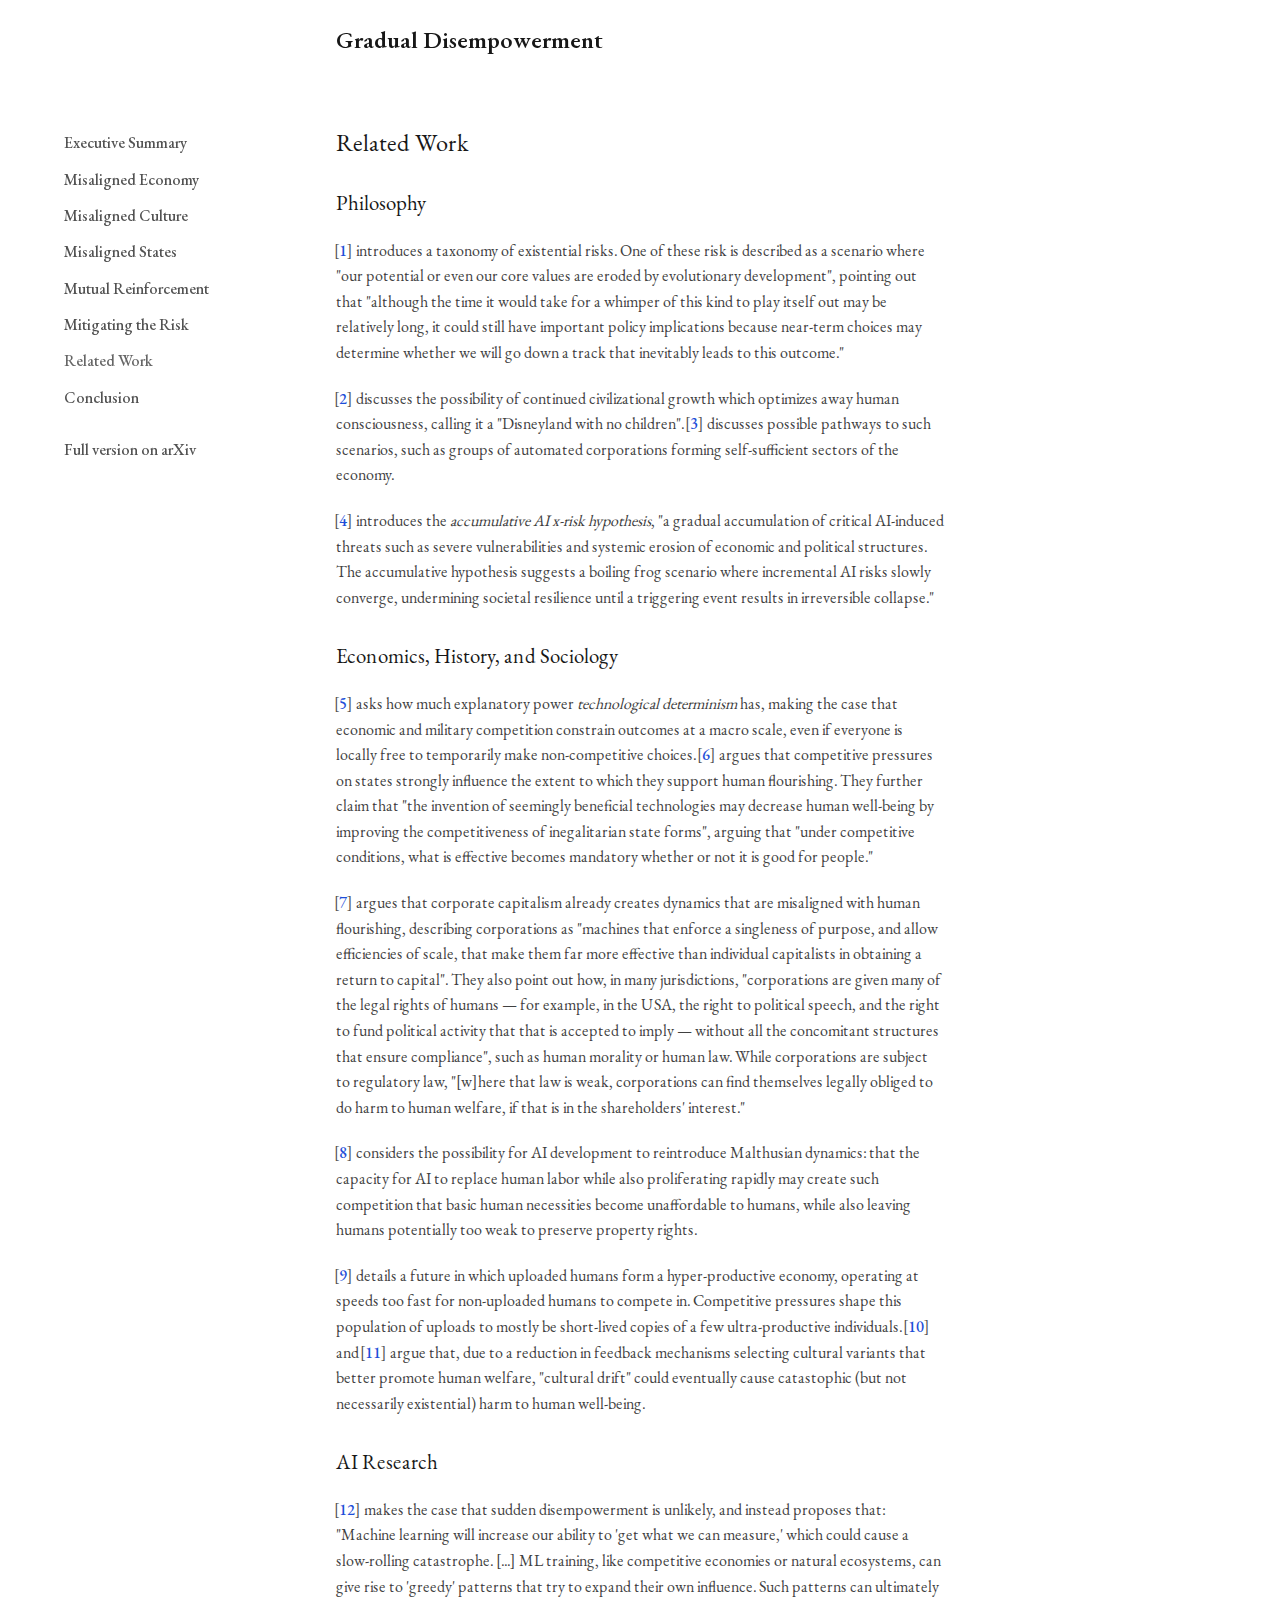
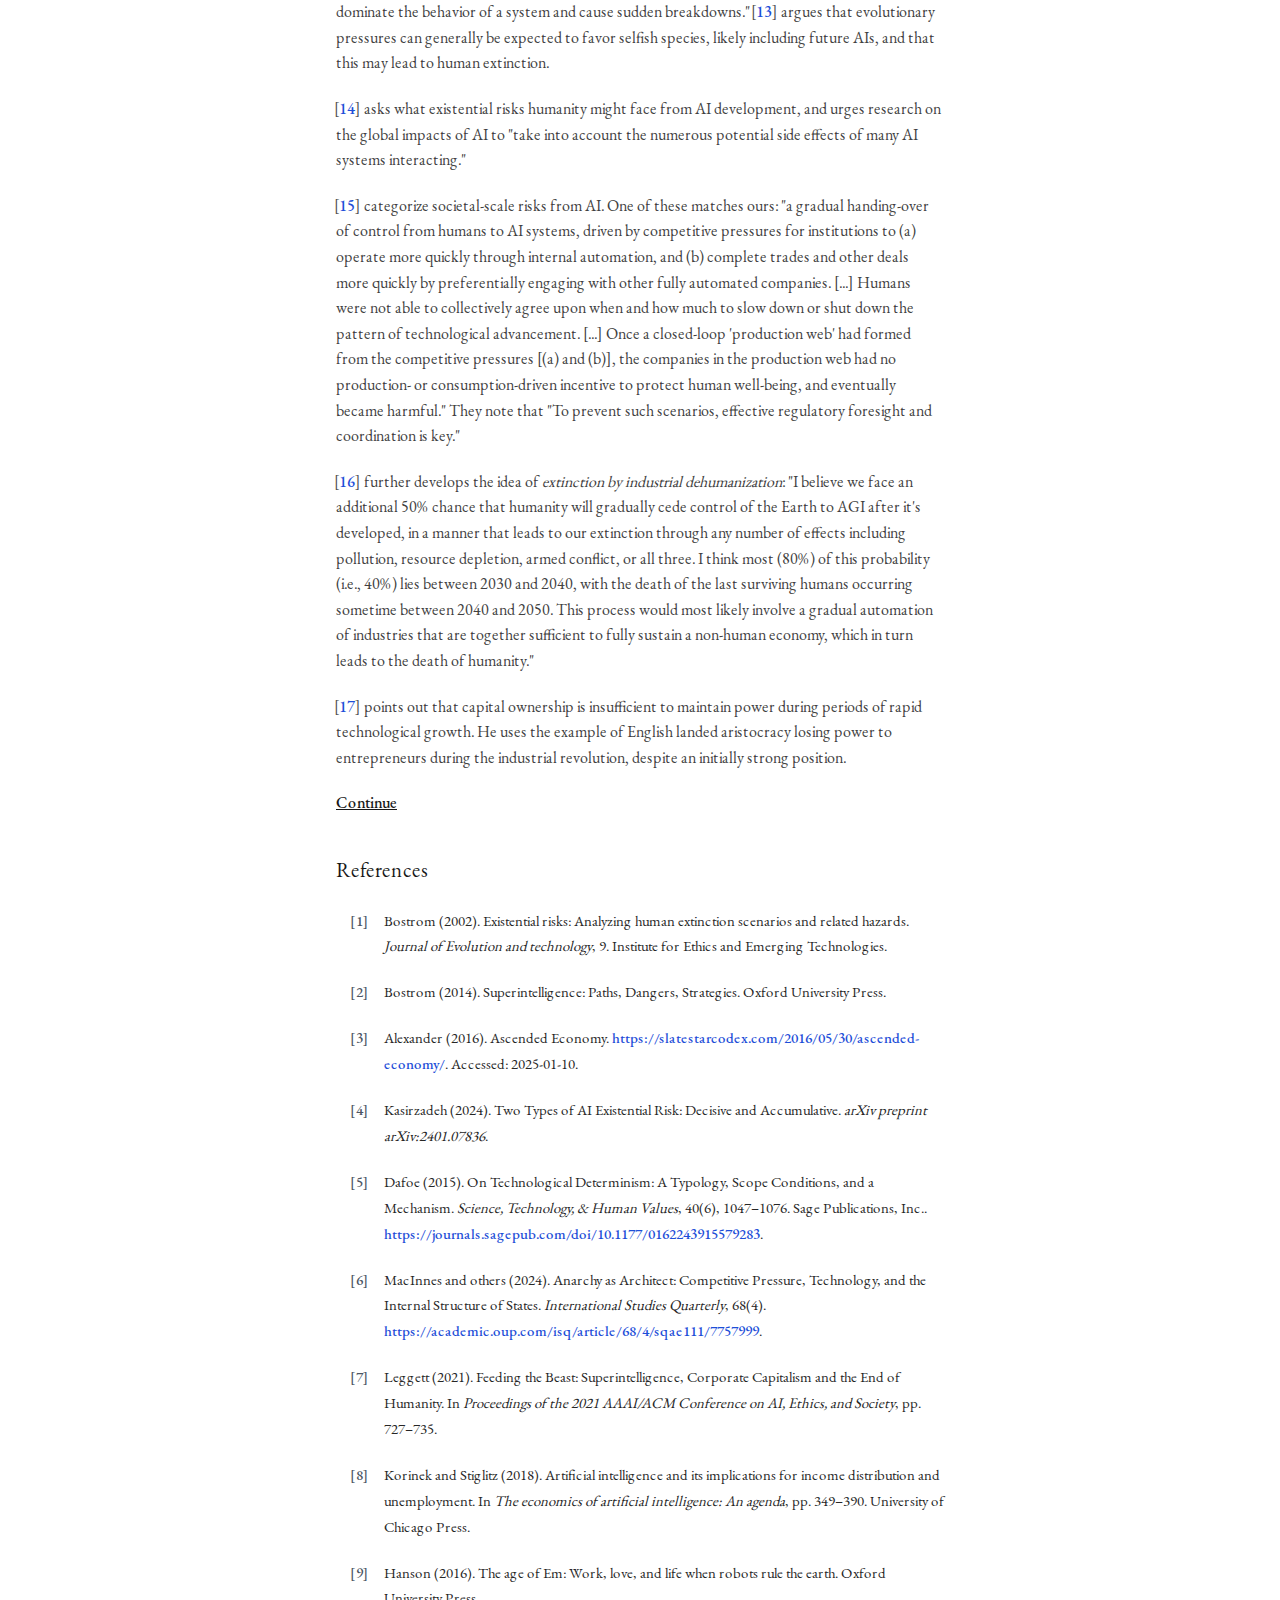
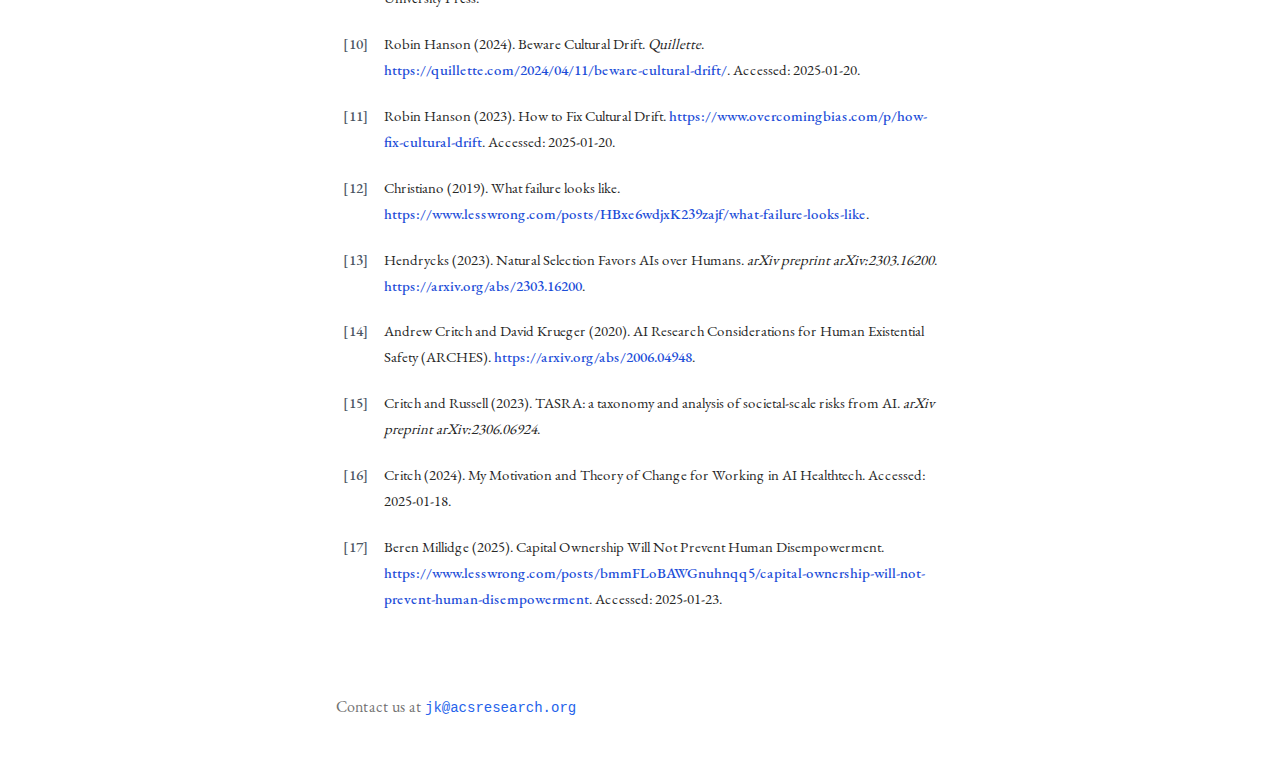
<file: related-work.html>
<!DOCTYPE html><html lang="en" class="__variable_c29382 __variable_ea5f4b"><head><meta charSet="utf-8"/><meta name="viewport" content="width=device-width, initial-scale=1"/><link rel="preload" href="/_next/static/media/7aa35bcef8fce17b-s.p.woff2" as="font" crossorigin="" type="font/woff2"/><link rel="preload" href="/_next/static/media/93f479601ee12b01-s.p.woff2" as="font" crossorigin="" type="font/woff2"/><link rel="stylesheet" href="/_next/static/css/dc354a3a70f66567.css" data-precedence="next"/><link rel="stylesheet" href="/_next/static/css/5eacd01f773eed7f.css" data-precedence="next"/><link rel="stylesheet" href="/_next/static/css/6c49fad1e1a5b61d.css" data-precedence="next"/><link rel="stylesheet" href="/_next/static/css/a8e2acd60e65244e.css" data-precedence="next"/><link rel="stylesheet" href="/_next/static/css/95d7c9b5cd12e84f.css" data-precedence="next"/><link rel="preload" as="script" fetchPriority="low" href="/_next/static/chunks/webpack-d0f5e84f72a30967.js"/><script src="/_next/static/chunks/629b3d23-c81ed8d42074211a.js" async=""></script><script src="/_next/static/chunks/775-75ac12675d65968a.js" async=""></script><script src="/_next/static/chunks/main-app-89262300084aff2c.js" async=""></script><script src="/_next/static/chunks/422-4720557c5ecf44cf.js" async=""></script><script src="/_next/static/chunks/510-52832c2a97f03dfc.js" async=""></script><script src="/_next/static/chunks/568-5adcd23d4fa53256.js" async=""></script><script src="/_next/static/chunks/app/layout-c1645c14f8a6c591.js" async=""></script><script src="/_next/static/chunks/app/%5B...path%5D/page-7a10978aa7ffca04.js" async=""></script><link rel="preload" href="https://www.googletagmanager.com/gtag/js?id=G-PQLKKM839S" as="script"/><meta name="next-size-adjust" content=""/><title>Gradual Disempowerment</title><meta name="description" content="Gradual Disempowerment"/><link rel="icon" href="/favicon.ico" type="image/x-icon" sizes="64x64"/><script src="/_next/static/chunks/polyfills-42372ed130431b0a.js" noModule=""></script></head><body class="antialiased"><div class="min-h-screen flex flex-col bg-white"><header class="sticky left-0 right-0 top-0 z-50 bg-white/80 backdrop-blur-sm gap-0 transition-all duration-200 py-2"><div class="max-w-[var(--content-width)] mx-auto px-4 py-6 flex h-16 items-center justify-between"><a class="font-semibold text-neutral-900 hover:text-neutral-600 transition-all duration-200 text-2xl" href="/">Gradual Disempowerment</a><button class="lg:hidden p-2 text-neutral-600 hover:text-neutral-900" aria-label="Toggle menu"><svg class="h-6 w-6" fill="none" stroke-linecap="round" stroke-linejoin="round" stroke-width="2" viewBox="0 0 24 24" stroke="currentColor"><path d="M4 6h16M4 12h16M4 18h16"></path></svg></button></div></header><div class="fixed inset-0 z-40 lg:hidden transition-opacity duration-300 opacity-0 pointer-events-none"><div class="top-16 fixed inset-0 bg-neutral-100/80 backdrop-blur-sm shadow-xl"></div><div class="top-16 fixed inset-x-0 bottom-0 bg-white shadow-xl transition-transform duration-300 overflow-y-auto -translate-y-full"><div class="w-full min-h-full" style="margin-left:calc(max((100% - var(--content-width)) / 2 + 1rem, 2rem))"><nav class="Sidebar_sidebar__G7Mzs py-6 text-lg"><ul class="Sidebar_list__I5HfV"><li class="Sidebar_item__IbyhT"><a class="Sidebar_link__NjnkI " href="/">Executive Summary</a><div class="Sidebar_subsections__4JMe7 false"><div class="Sidebar_subsectionWrapper__tUx1X Sidebar_subsectionWrapperHidden__3D_C_"></div></div></li><li class="Sidebar_item__IbyhT"><a class="Sidebar_link__NjnkI " href="/misaligned-economy">Misaligned Economy</a><div class="Sidebar_subsections__4JMe7 false"><div class="Sidebar_subsectionWrapper__tUx1X Sidebar_subsectionWrapperHidden__3D_C_"></div></div></li><li class="Sidebar_item__IbyhT"><a class="Sidebar_link__NjnkI " href="/misaligned-culture">Misaligned Culture</a><div class="Sidebar_subsections__4JMe7 false"><div class="Sidebar_subsectionWrapper__tUx1X Sidebar_subsectionWrapperHidden__3D_C_"></div></div></li><li class="Sidebar_item__IbyhT"><a class="Sidebar_link__NjnkI " href="/misaligned-states">Misaligned States</a><div class="Sidebar_subsections__4JMe7 false"><div class="Sidebar_subsectionWrapper__tUx1X Sidebar_subsectionWrapperHidden__3D_C_"></div></div></li><li class="Sidebar_item__IbyhT"><a class="Sidebar_link__NjnkI " href="/mutual-reinforcement">Mutual Reinforcement</a><div class="Sidebar_subsections__4JMe7 false"><div class="Sidebar_subsectionWrapper__tUx1X Sidebar_subsectionWrapperHidden__3D_C_"></div></div></li><li class="Sidebar_item__IbyhT"><a class="Sidebar_link__NjnkI " href="/mitigating-the-risk">Mitigating the Risk</a><div class="Sidebar_subsections__4JMe7 false"><div class="Sidebar_subsectionWrapper__tUx1X Sidebar_subsectionWrapperHidden__3D_C_"></div></div></li><li class="Sidebar_item__IbyhT"><a class="Sidebar_link__NjnkI Sidebar_active__Bfm7L" href="/related-work">Related Work</a><div class="Sidebar_subsections__4JMe7 Sidebar_subsectionsVisible__0k2N4"><div class="Sidebar_subsectionWrapper__tUx1X Sidebar_subsectionWrapperVisible__ycLhq"></div></div></li><li class="Sidebar_item__IbyhT"><a class="Sidebar_link__NjnkI " href="/conclusion">Conclusion</a><div class="Sidebar_subsections__4JMe7 false"><div class="Sidebar_subsectionWrapper__tUx1X Sidebar_subsectionWrapperHidden__3D_C_"></div></div></li><li class="Sidebar_item__IbyhT"><a href="https://arxiv.org/abs/2501.16946" class="Sidebar_link__NjnkI">Full version on arXiv</a></li></ul></nav></div></div></div><div class="flex-1"><nav class="Sidebar_sidebar__G7Mzs xl:w-60 lg:w-52 hidden lg:block fixed top-16 bottom-0 pt-16 text-base" style="left:var(--sidebar-offset)"><ul class="Sidebar_list__I5HfV"><li class="Sidebar_item__IbyhT"><a class="Sidebar_link__NjnkI " href="/">Executive Summary</a><div class="Sidebar_subsections__4JMe7 false"><div class="Sidebar_subsectionWrapper__tUx1X Sidebar_subsectionWrapperHidden__3D_C_"></div></div></li><li class="Sidebar_item__IbyhT"><a class="Sidebar_link__NjnkI " href="/misaligned-economy">Misaligned Economy</a><div class="Sidebar_subsections__4JMe7 false"><div class="Sidebar_subsectionWrapper__tUx1X Sidebar_subsectionWrapperHidden__3D_C_"></div></div></li><li class="Sidebar_item__IbyhT"><a class="Sidebar_link__NjnkI " href="/misaligned-culture">Misaligned Culture</a><div class="Sidebar_subsections__4JMe7 false"><div class="Sidebar_subsectionWrapper__tUx1X Sidebar_subsectionWrapperHidden__3D_C_"></div></div></li><li class="Sidebar_item__IbyhT"><a class="Sidebar_link__NjnkI " href="/misaligned-states">Misaligned States</a><div class="Sidebar_subsections__4JMe7 false"><div class="Sidebar_subsectionWrapper__tUx1X Sidebar_subsectionWrapperHidden__3D_C_"></div></div></li><li class="Sidebar_item__IbyhT"><a class="Sidebar_link__NjnkI " href="/mutual-reinforcement">Mutual Reinforcement</a><div class="Sidebar_subsections__4JMe7 false"><div class="Sidebar_subsectionWrapper__tUx1X Sidebar_subsectionWrapperHidden__3D_C_"></div></div></li><li class="Sidebar_item__IbyhT"><a class="Sidebar_link__NjnkI " href="/mitigating-the-risk">Mitigating the Risk</a><div class="Sidebar_subsections__4JMe7 false"><div class="Sidebar_subsectionWrapper__tUx1X Sidebar_subsectionWrapperHidden__3D_C_"></div></div></li><li class="Sidebar_item__IbyhT"><a class="Sidebar_link__NjnkI Sidebar_active__Bfm7L" href="/related-work">Related Work</a><div class="Sidebar_subsections__4JMe7 Sidebar_subsectionsVisible__0k2N4"><div class="Sidebar_subsectionWrapper__tUx1X Sidebar_subsectionWrapperVisible__ycLhq"></div></div></li><li class="Sidebar_item__IbyhT"><a class="Sidebar_link__NjnkI " href="/conclusion">Conclusion</a><div class="Sidebar_subsections__4JMe7 false"><div class="Sidebar_subsectionWrapper__tUx1X Sidebar_subsectionWrapperHidden__3D_C_"></div></div></li><li class="Sidebar_item__IbyhT"><a href="https://arxiv.org/abs/2501.16946" class="Sidebar_link__NjnkI">Full version on arXiv</a></li></ul></nav><main class="Page_main__cWiGN max-w-[var(--content-width)] mx-auto px-4 pt-12 pb-8"><article class="Page_article__A_Nud prose prose-neutral max-w-none"><h1>Related Work</h1>
<h2>Philosophy</h2>
<a id="philosophy"></a>
<p><span class="Citations_citation__PSAp5" data-state="closed">[<a href="#ref-bostrom2002existential" class="Citations_citation-link__gHY_g">0</a>]</span> introduces a taxonomy of existential risks. One of these risk is described as a scenario where &quot;our potential or even our core values are eroded by evolutionary development&quot;, pointing out that &quot;although the time it would take for a whimper of this kind to play itself out may be relatively long, it could still have important policy implications because near-term choices may determine whether we will go down a track that inevitably leads to this outcome.&quot;</p>
<p><span class="Citations_citation__PSAp5" data-state="closed">[<a href="#ref-bostrom2014superintelligence" class="Citations_citation-link__gHY_g">0</a>]</span> discusses the possibility of continued civilizational growth which optimizes away human consciousness, calling it a &quot;Disneyland with no children&quot;. <span class="Citations_citation__PSAp5" data-state="closed">[<a href="#ref-slatestarcodex2016ascended" class="Citations_citation-link__gHY_g">0</a>]</span> discusses possible pathways to such scenarios, such as groups of automated corporations forming self-sufficient sectors of the economy.</p>
<p><span class="Citations_citation__PSAp5" data-state="closed">[<a href="#ref-kasirzadeh2024two" class="Citations_citation-link__gHY_g">0</a>]</span> introduces the <em>accumulative AI x-risk hypothesis</em>, &quot;a gradual accumulation of critical AI-induced threats such as severe vulnerabilities and systemic erosion of economic and political structures. The accumulative hypothesis suggests a boiling frog scenario where incremental AI risks slowly converge, undermining societal resilience until a triggering event results in irreversible collapse.&quot;</p>
<h2>Economics, History, and Sociology</h2>
<a id="economics-history-and-sociology"></a>
<p><span class="Citations_citation__PSAp5" data-state="closed">[<a href="#ref-dafoe2015technological" class="Citations_citation-link__gHY_g">0</a>]</span> asks how much explanatory power <em>technological determinism</em> has, making the case that economic and military competition constrain outcomes at a macro scale, even if everyone is locally free to temporarily make non-competitive choices. <span class="Citations_citation__PSAp5" data-state="closed">[<a href="#ref-macinnes2024anarchy" class="Citations_citation-link__gHY_g">0</a>]</span> argues that competitive pressures on states strongly influence the extent to which they support human flourishing. They further claim that &quot;the invention of seemingly beneficial technologies may decrease human well-being by improving the competitiveness of inegalitarian state forms&quot;, arguing that &quot;under competitive conditions, what is effective becomes mandatory whether or not it is good for people.&quot;</p>
<p><span class="Citations_citation__PSAp5" data-state="closed">[<a href="#ref-leggett2021feeding" class="Citations_citation-link__gHY_g">0</a>]</span> argues that corporate capitalism already creates dynamics that are misaligned with human flourishing, describing corporations as &quot;machines that enforce a singleness of purpose, and allow efficiencies of scale, that make them far more effective than individual capitalists in obtaining a return to capital&quot;. They also point out how, in many jurisdictions, &quot;corporations are given many of the legal rights of humans — for example, in the USA, the right to political speech, and the right to fund political activity that that is accepted to imply — without all the concomitant structures that ensure compliance&quot;, such as human morality or human law. While corporations are subject to regulatory law, &quot;[w]here that law is weak, corporations can find themselves legally obliged to do harm to human welfare, if that is in the shareholders&#x27; interest.&quot;</p>
<p><span class="Citations_citation__PSAp5" data-state="closed">[<a href="#ref-korinek2018artificial" class="Citations_citation-link__gHY_g">0</a>]</span> considers the possibility for AI development to reintroduce Malthusian dynamics: that the capacity for AI to replace human labor while also proliferating rapidly may create such competition that basic human necessities become unaffordable to humans, while also leaving humans potentially too weak to preserve property rights.</p>
<p><span class="Citations_citation__PSAp5" data-state="closed">[<a href="#ref-hanson2016age" class="Citations_citation-link__gHY_g">0</a>]</span> details a future in which uploaded humans form a hyper-productive economy, operating at speeds too fast for non-uploaded humans to compete in. Competitive pressures shape this population of uploads to mostly be short-lived copies of a few ultra-productive individuals. <span class="Citations_citation__PSAp5" data-state="closed">[<a href="#ref-hanson_beware_cultural_drift" class="Citations_citation-link__gHY_g">0</a>]</span> and <span class="Citations_citation__PSAp5" data-state="closed">[<a href="#ref-hanson_fix_cultural_drift" class="Citations_citation-link__gHY_g">0</a>]</span> argue that, due to a reduction in feedback mechanisms selecting cultural variants that better promote human welfare, &quot;cultural drift&quot; could eventually cause catastophic (but not necessarily existential) harm to human well-being.</p>
<h2>AI Research</h2>
<a id="ai-research"></a>
<p><span class="Citations_citation__PSAp5" data-state="closed">[<a href="#ref-christiano2019failure" class="Citations_citation-link__gHY_g">0</a>]</span> makes the case that sudden disempowerment is unlikely, and instead proposes that: &quot;Machine learning will increase our ability to &#x27;get what we can measure,&#x27; which could cause a slow-rolling catastrophe. [...] ML training, like competitive economies or natural ecosystems, can give rise to &#x27;greedy&#x27; patterns that try to expand their own influence. Such patterns can ultimately dominate the behavior of a system and cause sudden breakdowns.&quot; <span class="Citations_citation__PSAp5" data-state="closed">[<a href="#ref-hendrycks2023natural" class="Citations_citation-link__gHY_g">0</a>]</span> argues that evolutionary pressures can generally be expected to favor selfish species, likely including future AIs, and that this may lead to human extinction.</p>
<p><span class="Citations_citation__PSAp5" data-state="closed">[<a href="#ref-arches" class="Citations_citation-link__gHY_g">0</a>]</span> asks what existential risks humanity might face from AI development, and urges research on the global impacts of AI to &quot;take into account the numerous potential side effects of many AI systems interacting.&quot;</p>
<p><span class="Citations_citation__PSAp5" data-state="closed">[<a href="#ref-critch2023tasra" class="Citations_citation-link__gHY_g">0</a>]</span> categorize societal-scale risks from AI. One of these matches ours: &quot;a gradual handing-over of control from humans to AI systems, driven by competitive pressures for institutions to (a) operate more quickly through internal automation, and (b) complete trades and other deals more quickly by preferentially engaging with other fully automated companies. [...] Humans were not able to collectively agree upon when and how much to slow down or shut down the pattern of technological advancement. [...] Once a closed-loop &#x27;production web&#x27; had formed from the competitive pressures [(a) and (b)], the companies in the production web had no production- or consumption-driven incentive to protect human well-being, and eventually became harmful.&quot; They note that &quot;To prevent such scenarios, effective regulatory foresight and coordination is key.&quot;</p>
<p><span class="Citations_citation__PSAp5" data-state="closed">[<a href="#ref-critch2024motivation" class="Citations_citation-link__gHY_g">0</a>]</span> further develops the idea of <em>extinction by industrial dehumanization</em>: &quot;I believe we face an additional 50% chance that humanity will gradually cede control of the Earth to AGI after it&#x27;s developed, in a manner that leads to our extinction through any number of effects including pollution, resource depletion, armed conflict, or all three. I think most (80%) of this probability (i.e., 40%) lies between 2030 and 2040, with the death of the last surviving humans occurring sometime between 2040 and 2050. This process would most likely involve a gradual automation of industries that are together sufficient to fully sustain a non-human economy, which in turn leads to the death of humanity.&quot;</p>
<p><span class="Citations_citation__PSAp5" data-state="closed">[<a href="#ref-beren_capital_ownership_2025" class="Citations_citation-link__gHY_g">0</a>]</span> points out that capital ownership is insufficient to maintain power during periods of rapid technological growth. He uses the example of English landed aristocracy losing power to entrepreneurs during the industrial revolution, despite an initially strong position.</p>
<p><a href="conclusion">Continue</a></p></article></main></div><footer class="mt-4"><div class="max-w-screen-xl mx-auto px-4 sm:px-6 lg:px-8"><div class="pt-4 pb-12" style="margin-left:calc(max((100% - var(--content-width)) / 2 + 1rem, 0rem))"><p class="text-base text-neutral-500">Contact us at<!-- --> <a href="mailto:jk@acsresearch.org" class="hover:text-neutral-700 font-mono text-sm">jk@acsresearch.org</a></p></div></div></footer></div><script src="/_next/static/chunks/webpack-d0f5e84f72a30967.js" async=""></script><script>(self.__next_f=self.__next_f||[]).push([0])</script><script>self.__next_f.push([1,"1:\"$Sreact.fragment\"\n2:\"$Sreact.strict_mode\"\n4:I[3867,[\"422\",\"static/chunks/422-4720557c5ecf44cf.js\",\"510\",\"static/chunks/510-52832c2a97f03dfc.js\",\"568\",\"static/chunks/568-5adcd23d4fa53256.js\",\"177\",\"static/chunks/app/layout-c1645c14f8a6c591.js\"],\"GoogleAnalytics\"]\n5:I[6286,[],\"\"]\n6:I[6852,[],\"\"]\n8:I[1391,[],\"OutletBoundary\"]\na:I[1391,[],\"MetadataBoundary\"]\nc:I[1391,[],\"ViewportBoundary\"]\ne:I[3865,[],\"\"]\n:HL[\"/_next/static/media/7aa35bcef8fce17b-s.p.woff2\",\"font\",{\"crossOrigin\":\"\",\"type\":\"font/woff2\"}]\n:HL[\"/_next/static/media/93f479601ee12b01-s.p.woff2\",\"font\",{\"crossOrigin\":\"\",\"type\":\"font/woff2\"}]\n:HL[\"/_next/static/css/dc354a3a70f66567.css\",\"style\"]\n:HL[\"/_next/static/css/5eacd01f773eed7f.css\",\"style\"]\n:HL[\"/_next/static/css/6c49fad1e1a5b61d.css\",\"style\"]\n:HL[\"/_next/static/css/a8e2acd60e65244e.css\",\"style\"]\n:HL[\"/_next/static/css/95d7c9b5cd12e84f.css\",\"style\"]\n"])</script><script>self.__next_f.push([1,"0:{\"P\":null,\"b\":\"FMwh_f2vnKXr3-Td6h3uP\",\"p\":\"\",\"c\":[\"\",\"related-work\"],\"i\":false,\"f\":[[[\"\",{\"children\":[[\"path\",\"related-work\",\"c\"],{\"children\":[\"__PAGE__\",{}]}]},\"$undefined\",\"$undefined\",true],[\"\",[\"$\",\"$1\",\"c\",{\"children\":[[[\"$\",\"link\",\"0\",{\"rel\":\"stylesheet\",\"href\":\"/_next/static/css/dc354a3a70f66567.css\",\"precedence\":\"next\",\"crossOrigin\":\"$undefined\",\"nonce\":\"$undefined\"}],[\"$\",\"link\",\"1\",{\"rel\":\"stylesheet\",\"href\":\"/_next/static/css/5eacd01f773eed7f.css\",\"precedence\":\"next\",\"crossOrigin\":\"$undefined\",\"nonce\":\"$undefined\"}],[\"$\",\"link\",\"2\",{\"rel\":\"stylesheet\",\"href\":\"/_next/static/css/6c49fad1e1a5b61d.css\",\"precedence\":\"next\",\"crossOrigin\":\"$undefined\",\"nonce\":\"$undefined\"}],[\"$\",\"link\",\"3\",{\"rel\":\"stylesheet\",\"href\":\"/_next/static/css/a8e2acd60e65244e.css\",\"precedence\":\"next\",\"crossOrigin\":\"$undefined\",\"nonce\":\"$undefined\"}],[\"$\",\"link\",\"4\",{\"rel\":\"stylesheet\",\"href\":\"/_next/static/css/95d7c9b5cd12e84f.css\",\"precedence\":\"next\",\"crossOrigin\":\"$undefined\",\"nonce\":\"$undefined\"}]],[\"$\",\"html\",null,{\"lang\":\"en\",\"className\":\"__variable_c29382 __variable_ea5f4b\",\"children\":[\"$\",\"$2\",null,{\"children\":[[\"$\",\"body\",null,{\"className\":\"antialiased\",\"children\":\"$L3\"}],[\"$\",\"$L4\",null,{\"gaId\":\"G-PQLKKM839S\"}]]}]}]]}],{\"children\":[[\"path\",\"related-work\",\"c\"],[\"$\",\"$1\",\"c\",{\"children\":[null,[\"$\",\"$L5\",null,{\"parallelRouterKey\":\"children\",\"segmentPath\":[\"children\",\"$0:f:0:1:2:children:0\",\"children\"],\"error\":\"$undefined\",\"errorStyles\":\"$undefined\",\"errorScripts\":\"$undefined\",\"template\":[\"$\",\"$L6\",null,{}],\"templateStyles\":\"$undefined\",\"templateScripts\":\"$undefined\",\"notFound\":\"$undefined\",\"forbidden\":\"$undefined\",\"unauthorized\":\"$undefined\"}]]}],{\"children\":[\"__PAGE__\",[\"$\",\"$1\",\"c\",{\"children\":[\"$L7\",null,[\"$\",\"$L8\",null,{\"children\":\"$L9\"}]]}],{},null,false]},null,false]},null,false],[\"$\",\"$1\",\"h\",{\"children\":[null,[\"$\",\"$1\",\"Q8lMjyLKAC1Uqypm1qP_l\",{\"children\":[[\"$\",\"$La\",null,{\"children\":\"$Lb\"}],[\"$\",\"$Lc\",null,{\"children\":\"$Ld\"}],[\"$\",\"meta\",null,{\"name\":\"next-size-adjust\",\"content\":\"\"}]]}]]}],false]],\"m\":\"$undefined\",\"G\":[\"$e\",\"$undefined\"],\"s\":false,\"S\":true}\n"])</script><script>self.__next_f.push([1,"f:I[6119,[\"422\",\"static/chunks/422-4720557c5ecf44cf.js\",\"568\",\"static/chunks/568-5adcd23d4fa53256.js\",\"180\",\"static/chunks/app/%5B...path%5D/page-7a10978aa7ffca04.js\"],\"default\"]\n10:I[2950,[\"422\",\"static/chunks/422-4720557c5ecf44cf.js\",\"568\",\"static/chunks/568-5adcd23d4fa53256.js\",\"180\",\"static/chunks/app/%5B...path%5D/page-7a10978aa7ffca04.js\"],\"default\"]\n"])</script><script>self.__next_f.push([1,"3:[\"$\",\"div\",null,{\"className\":\"min-h-screen flex flex-col bg-white\",\"children\":[[\"$\",\"$Lf\",null,{}],[\"$\",\"div\",null,{\"className\":\"flex-1\",\"children\":[[\"$\",\"$L10\",null,{\"className\":\"xl:w-60 lg:w-52 hidden lg:block fixed top-16 bottom-0 pt-16 text-base\",\"style\":{\"left\":\"var(--sidebar-offset)\"}}],[\"$\",\"main\",null,{\"className\":\"Page_main__cWiGN max-w-[var(--content-width)] mx-auto px-4 pt-12 pb-8\",\"children\":[\"$\",\"$L5\",null,{\"parallelRouterKey\":\"children\",\"segmentPath\":[\"children\"],\"error\":\"$undefined\",\"errorStyles\":\"$undefined\",\"errorScripts\":\"$undefined\",\"template\":[\"$\",\"$L6\",null,{}],\"templateStyles\":\"$undefined\",\"templateScripts\":\"$undefined\",\"notFound\":[[],[[\"$\",\"title\",null,{\"children\":\"404: This page could not be found.\"}],[\"$\",\"div\",null,{\"style\":{\"fontFamily\":\"system-ui,\\\"Segoe UI\\\",Roboto,Helvetica,Arial,sans-serif,\\\"Apple Color Emoji\\\",\\\"Segoe UI Emoji\\\"\",\"height\":\"100vh\",\"textAlign\":\"center\",\"display\":\"flex\",\"flexDirection\":\"column\",\"alignItems\":\"center\",\"justifyContent\":\"center\"},\"children\":[\"$\",\"div\",null,{\"children\":[[\"$\",\"style\",null,{\"dangerouslySetInnerHTML\":{\"__html\":\"body{color:#000;background:#fff;margin:0}.next-error-h1{border-right:1px solid rgba(0,0,0,.3)}@media (prefers-color-scheme:dark){body{color:#fff;background:#000}.next-error-h1{border-right:1px solid rgba(255,255,255,.3)}}\"}}],[\"$\",\"h1\",null,{\"className\":\"next-error-h1\",\"style\":{\"display\":\"inline-block\",\"margin\":\"0 20px 0 0\",\"padding\":\"0 23px 0 0\",\"fontSize\":24,\"fontWeight\":500,\"verticalAlign\":\"top\",\"lineHeight\":\"49px\"},\"children\":404}],[\"$\",\"div\",null,{\"style\":{\"display\":\"inline-block\"},\"children\":[\"$\",\"h2\",null,{\"style\":{\"fontSize\":14,\"fontWeight\":400,\"lineHeight\":\"49px\",\"margin\":0},\"children\":\"This page could not be found.\"}]}]]}]}]]],\"forbidden\":\"$undefined\",\"unauthorized\":\"$undefined\"}]}]]}],[\"$\",\"footer\",null,{\"className\":\"mt-4\",\"children\":[\"$\",\"div\",null,{\"className\":\"max-w-screen-xl mx-auto px-4 sm:px-6 lg:px-8\",\"children\":[\"$\",\"div\",null,{\"className\":\"pt-4 pb-12\",\"style\":{\"marginLeft\":\"calc(max((100% - var(--content-width)) / 2 + 1rem, 0rem))\"},\"children\":[\"$\",\"p\",null,{\"className\":\"text-base text-neutral-500\",\"children\":[\"Contact us at\",\" \",[\"$\",\"a\",null,{\"href\":\"mailto:jk@acsresearch.org\",\"className\":\"hover:text-neutral-700 font-mono text-sm\",\"children\":\"jk@acsresearch.org\"}]]}]}]}]}]]}]\n"])</script><script>self.__next_f.push([1,"11:I[7838,[\"422\",\"static/chunks/422-4720557c5ecf44cf.js\",\"568\",\"static/chunks/568-5adcd23d4fa53256.js\",\"180\",\"static/chunks/app/%5B...path%5D/page-7a10978aa7ffca04.js\"],\"CitationsProvider\"]\n12:I[8539,[\"422\",\"static/chunks/422-4720557c5ecf44cf.js\",\"568\",\"static/chunks/568-5adcd23d4fa53256.js\",\"180\",\"static/chunks/app/%5B...path%5D/page-7a10978aa7ffca04.js\"],\"FootnotesProvider\"]\n13:I[7838,[\"422\",\"static/chunks/422-4720557c5ecf44cf.js\",\"568\",\"static/chunks/568-5adcd23d4fa53256.js\",\"180\",\"static/chunks/app/%5B...path%5D/page-7a10978aa7ffca04.js\"],\"Cite\"]\n14:I[8539,[\"422\",\"static/chunks/422-4720557c5ecf44cf.js\",\"568\",\"static/chunks/568-5adcd23d4fa53256.js\",\"180\",\"static/chunks/app/%5B...path%5D/page-7a10978aa7ffca04.js\"],\"Footnotes\"]\n15:I[7838,[\"422\",\"static/chunks/422-4720557c5ecf44cf.js\",\"568\",\"static/chunks/568-5adcd23d4fa53256.js\",\"180\",\"static/chunks/app/%5B...path%5D/page-7a10978aa7ffca04.js\"],\"References\"]\n"])</script><script>self.__next_f.push([1,"7:[\"$\",\"$L11\",null,{\"data\":{\"beren_capital_ownership_2025\":{\"author\":\"Beren Millidge\",\"title\":\"Capital Ownership Will Not Prevent Human Disempowerment\",\"year\":\"2025\",\"journal\":\"$undefined\",\"publisher\":\"$undefined\",\"url\":\"https://www.lesswrong.com/posts/bmmFLoBAWGnuhnqq5/capital-ownership-will-not-prevent-human-disempowerment\",\"organization\":\"$undefined\",\"booktitle\":\"$undefined\",\"volume\":\"$undefined\",\"number\":\"$undefined\",\"pages\":\"$undefined\",\"note\":\"Accessed: 2025-01-23\",\"month\":\"$undefined\",\"day\":\"$undefined\",\"urldate\":\"$undefined\",\"howpublished\":\"$undefined\",\"address\":\"$undefined\"},\"arches\":{\"author\":\"Andrew Critch and David Krueger\",\"title\":\"AI Research Considerations for Human Existential Safety (ARCHES)\",\"year\":\"2020\",\"journal\":\"$undefined\",\"publisher\":\"$undefined\",\"url\":\"https://arxiv.org/abs/2006.04948\",\"organization\":\"$undefined\",\"booktitle\":\"$undefined\",\"volume\":\"$undefined\",\"number\":\"$undefined\",\"pages\":\"$undefined\",\"note\":\"$undefined\",\"month\":\"$undefined\",\"day\":\"$undefined\",\"urldate\":\"$undefined\",\"howpublished\":\"$undefined\",\"address\":\"$undefined\"},\"leggett2021feeding\":{\"author\":\"Leggett, Dominic\",\"title\":\"Feeding the Beast: Superintelligence, Corporate Capitalism and the End of Humanity\",\"year\":\"2021\",\"journal\":\"$undefined\",\"publisher\":\"$undefined\",\"url\":\"$undefined\",\"organization\":\"$undefined\",\"booktitle\":\"Proceedings of the 2021 AAAI/ACM Conference on AI, Ethics, and Society\",\"volume\":\"$undefined\",\"number\":\"$undefined\",\"pages\":\"727–735\",\"note\":\"$undefined\",\"month\":\"$undefined\",\"day\":\"$undefined\",\"urldate\":\"$undefined\",\"howpublished\":\"$undefined\",\"address\":\"$undefined\"},\"hendrycks2023natural\":{\"author\":\"Hendrycks, Dan\",\"title\":\"Natural Selection Favors AIs over Humans\",\"year\":\"2023\",\"journal\":\"arXiv preprint arXiv:2303.16200\",\"publisher\":\"$undefined\",\"url\":\"https://arxiv.org/abs/2303.16200\",\"organization\":\"$undefined\",\"booktitle\":\"$undefined\",\"volume\":\"$undefined\",\"number\":\"$undefined\",\"pages\":\"$undefined\",\"note\":\"$undefined\",\"month\":\"$undefined\",\"day\":\"$undefined\",\"urldate\":\"$undefined\",\"howpublished\":\"$undefined\",\"address\":\"$undefined\"},\"hanson_fix_cultural_drift\":{\"author\":\"Robin Hanson\",\"title\":\"How to Fix Cultural Drift\",\"year\":\"2023\",\"journal\":\"$undefined\",\"publisher\":\"$undefined\",\"url\":\"https://www.overcomingbias.com/p/how-fix-cultural-drift\",\"organization\":\"$undefined\",\"booktitle\":\"$undefined\",\"volume\":\"$undefined\",\"number\":\"$undefined\",\"pages\":\"$undefined\",\"note\":\"Accessed: 2025-01-20\",\"month\":\"$undefined\",\"day\":\"$undefined\",\"urldate\":\"$undefined\",\"howpublished\":\"$undefined\",\"address\":\"$undefined\"},\"hanson_beware_cultural_drift\":{\"author\":\"Robin Hanson\",\"title\":\"Beware Cultural Drift\",\"year\":\"2024\",\"journal\":\"Quillette\",\"publisher\":\"$undefined\",\"url\":\"https://quillette.com/2024/04/11/beware-cultural-drift/\",\"organization\":\"$undefined\",\"booktitle\":\"$undefined\",\"volume\":\"$undefined\",\"number\":\"$undefined\",\"pages\":\"$undefined\",\"note\":\"Accessed: 2025-01-20\",\"month\":\"April\",\"day\":\"11\",\"urldate\":\"$undefined\",\"howpublished\":\"$undefined\",\"address\":\"$undefined\"},\"dafoe2015technological\":{\"author\":\"Dafoe, Allan\",\"title\":\"On Technological Determinism: A Typology, Scope Conditions, and a Mechanism\",\"year\":\"2015\",\"journal\":\"Science, Technology, \u0026 Human Values\",\"publisher\":\"Sage Publications, Inc.\",\"url\":\"https://journals.sagepub.com/doi/10.1177/0162243915579283\",\"organization\":\"$undefined\",\"booktitle\":\"$undefined\",\"volume\":\"40\",\"number\":\"6\",\"pages\":\"1047–1076\",\"note\":\"$undefined\",\"month\":\"November\",\"day\":\"$undefined\",\"urldate\":\"$undefined\",\"howpublished\":\"$undefined\",\"address\":\"$undefined\"},\"critch2024motivation\":{\"author\":\"Critch, Andrew\",\"title\":\"My Motivation and Theory of Change for Working in AI Healthtech\",\"year\":\"2024\",\"journal\":\"$undefined\",\"publisher\":\"$undefined\",\"url\":\"$undefined\",\"organization\":\"$undefined\",\"booktitle\":\"$undefined\",\"volume\":\"$undefined\",\"number\":\"$undefined\",\"pages\":\"$undefined\",\"note\":\"Accessed: 2025-01-18\",\"month\":\"October\",\"day\":\"$undefined\",\"urldate\":\"$undefined\",\"howpublished\":\"{https://www.lesswrong.com/posts/Kobbt3nQgv3yn29pr/my-motivation-and-theory-of-change-for-working-in-ai\",\"address\":\"$undefined\"},\"macinnes2024anarchy\":{\"author\":\"MacInnes, Morgan and others\",\"title\":\"Anarchy as Architect: Competitive Pressure, Technology, and the Internal Structure of States\",\"year\":\"2024\",\"journal\":\"International Studies Quarterly\",\"publisher\":\"$undefined\",\"url\":\"https://academic.oup.com/isq/article/68/4/sqae111/7757999\",\"organization\":\"$undefined\",\"booktitle\":\"$undefined\",\"volume\":\"68\",\"number\":\"4\",\"pages\":\"$undefined\",\"note\":\"$undefined\",\"month\":\"December\",\"day\":\"$undefined\",\"urldate\":\"$undefined\",\"howpublished\":\"$undefined\",\"address\":\"$undefined\"},\"egan2017discrete\":{\"author\":\"Egan, Greg\",\"title\":\"The Discrete Charm of the Turing Machine\",\"year\":\"2017\",\"journal\":\"Asimov’s Science Fiction\",\"publisher\":\"$undefined\",\"url\":\"https://www.asimovs.com\",\"organization\":\"$undefined\",\"booktitle\":\"$undefined\",\"volume\":\"$undefined\",\"number\":\"$undefined\",\"pages\":\"16–36\",\"note\":\"$undefined\",\"month\":\"November\",\"day\":\"$undefined\",\"urldate\":\"$undefined\",\"howpublished\":\"$undefined\",\"address\":\"$undefined\"},\"laine2024capital\":{\"author\":\"Laine, Rudolf\",\"title\":\"By default, capital will matter more than ever after {AGI\",\"year\":\"2024\",\"journal\":\"$undefined\",\"publisher\":\"$undefined\",\"url\":\"https://www.lesswrong.com/posts/KFFaKu27FNugCHFmh/by-default-capital-will-matter-more-than-ever-after-agi\",\"organization\":\"LessWrong\",\"booktitle\":\"$undefined\",\"volume\":\"$undefined\",\"number\":\"$undefined\",\"pages\":\"$undefined\",\"note\":\"Linkpost from nosetgauge.substack.com\",\"month\":\"December\",\"day\":\"28\",\"urldate\":\"2025-01-13\",\"howpublished\":\"$undefined\",\"address\":\"$undefined\"},\"christiano2019failure\":{\"author\":\"Christiano, Paul F\",\"title\":\"What failure looks like\",\"year\":\"2019\",\"journal\":\"$undefined\",\"publisher\":\"$undefined\",\"url\":\"https://www.lesswrong.com/posts/HBxe6wdjxK239zajf/what-failure-looks-like\",\"organization\":\"LessWrong\",\"booktitle\":\"$undefined\",\"volume\":\"$undefined\",\"number\":\"$undefined\",\"pages\":\"$undefined\",\"note\":\"$undefined\",\"month\":\"March\",\"day\":\"17\",\"urldate\":\"2025-01-13\",\"howpublished\":\"$undefined\",\"address\":\"$undefined\"},\"bengio2024international\":{\"author\":\"Bengio, Yoshua and Mindermann, S{o}ren and Privitera, Daniel and Besiroglu, Tamay and Bommasani, Rishi and Casper, Stephen and Choi, Yejin and Goldfarb, Danielle and Heidari, Hoda and Khalatbari, Leila and others\",\"title\":\"International Scientific Report on the Safety of Advanced AI (Interim Report)\",\"year\":\"2024\",\"journal\":\"arXiv preprint arXiv:2412.05282\",\"publisher\":\"$undefined\",\"url\":\"$undefined\",\"organization\":\"$undefined\",\"booktitle\":\"$undefined\",\"volume\":\"$undefined\",\"number\":\"$undefined\",\"pages\":\"$undefined\",\"note\":\"$undefined\",\"month\":\"$undefined\",\"day\":\"$undefined\",\"urldate\":\"$undefined\",\"howpublished\":\"$undefined\",\"address\":\"$undefined\"},\"bengio2023managing\":{\"author\":\"Bengio, Yoshua and Yao, Andrew and Song, Dawn and Abbeel, Pieter and Harari, Yuval Noah and Zhang, Ya-Qin and Xue, Lan and Shalev-Shwartz, Shai and Hadfield, Gillian and others\",\"title\":\"Managing AI risks in an era of rapid progress\",\"year\":\"2023\",\"journal\":\"arXiv preprint arXiv:2310.17688\",\"publisher\":\"$undefined\",\"url\":\"$undefined\",\"organization\":\"$undefined\",\"booktitle\":\"$undefined\",\"volume\":\"$undefined\",\"number\":\"$undefined\",\"pages\":\"18\",\"note\":\"$undefined\",\"month\":\"$undefined\",\"day\":\"$undefined\",\"urldate\":\"$undefined\",\"howpublished\":\"$undefined\",\"address\":\"$undefined\"},\"bostrom2014superintelligence\":{\"author\":\"Bostrom, Nick\",\"title\":\"Superintelligence: Paths, Dangers, Strategies\",\"year\":\"2014\",\"journal\":\"$undefined\",\"publisher\":\"Oxford University Press\",\"url\":\"$undefined\",\"organization\":\"$undefined\",\"booktitle\":\"$undefined\",\"volume\":\"$undefined\",\"number\":\"$undefined\",\"pages\":\"$undefined\",\"note\":\"$undefined\",\"month\":\"$undefined\",\"day\":\"$undefined\",\"urldate\":\"$undefined\",\"howpublished\":\"$undefined\",\"address\":\"$undefined\"},\"porter2024ai\":{\"author\":\"Porter, Brian and Machery, Edouard\",\"title\":\"AI-generated poetry is indistinguishable from human-written poetry and is rated more favorably\",\"year\":\"2024\",\"journal\":\"Scientific Reports\",\"publisher\":\"Nature Publishing Group UK London\",\"url\":\"$undefined\",\"organization\":\"$undefined\",\"booktitle\":\"$undefined\",\"volume\":\"14\",\"number\":\"1\",\"pages\":\"26133\",\"note\":\"$undefined\",\"month\":\"$undefined\",\"day\":\"$undefined\",\"urldate\":\"$undefined\",\"howpublished\":\"$undefined\",\"address\":\"$undefined\"},\"kaldor1961capital\":{\"author\":\"Kaldor, Nicholas\",\"title\":\"Capital accumulation and economic growth\",\"year\":\"1961\",\"journal\":\"$undefined\",\"publisher\":\"$undefined\",\"url\":\"$undefined\",\"organization\":\"Springer\",\"booktitle\":\"The Theory of capital: proceedings of a conference held by the International Economic Association\",\"volume\":\"$undefined\",\"number\":\"$undefined\",\"pages\":\"177–222\",\"note\":\"$undefined\",\"month\":\"$undefined\",\"day\":\"$undefined\",\"urldate\":\"$undefined\",\"howpublished\":\"$undefined\",\"address\":\"$undefined\"},\"korinek2018artificial\":{\"author\":\"Korinek, Anton and Stiglitz, Joseph E\",\"title\":\"Artificial intelligence and its implications for income distribution and unemployment\",\"year\":\"2018\",\"journal\":\"$undefined\",\"publisher\":\"University of Chicago Press\",\"url\":\"$undefined\",\"organization\":\"$undefined\",\"booktitle\":\"The economics of artificial intelligence: An agenda\",\"volume\":\"$undefined\",\"number\":\"$undefined\",\"pages\":\"349–390\",\"note\":\"$undefined\",\"month\":\"$undefined\",\"day\":\"$undefined\",\"urldate\":\"$undefined\",\"howpublished\":\"$undefined\",\"address\":\"$undefined\"},\"university2024labourshare\":{\"author\":\"University of Groningen} and {University of California, Davis\",\"title\":\"Share of Labour Compensation in GDP at Current National Prices for United States\",\"year\":\"2024\",\"journal\":\"$undefined\",\"publisher\":\"$undefined\",\"url\":\"https://fred.stlouisfed.org/series/LABSHPUSA156NRUG\",\"organization\":\"$undefined\",\"booktitle\":\"$undefined\",\"volume\":\"$undefined\",\"number\":\"$undefined\",\"pages\":\"$undefined\",\"note\":\"Accessed: December 16, 2024\",\"month\":\"$undefined\",\"day\":\"$undefined\",\"urldate\":\"$undefined\",\"howpublished\":\"Retrieved from {FRED}, Federal Reserve Bank of St. Louis\",\"address\":\"$undefined\"},\"feenstra2015pwt\":{\"author\":\"Feenstra, Robert C. and Inklaar, Robert and Timmer, Marcel P.\",\"title\":\"The Next Generation of the Penn World Table\",\"year\":\"2015\",\"journal\":\"American Economic Review\",\"publisher\":\"$undefined\",\"url\":\"https://www.ggdc.net/pwt\",\"organization\":\"$undefined\",\"booktitle\":\"$undefined\",\"volume\":\"105\",\"number\":\"10\",\"pages\":\"3150–3182\",\"note\":\"$undefined\",\"month\":\"$undefined\",\"day\":\"$undefined\",\"urldate\":\"$undefined\",\"howpublished\":\"$undefined\",\"address\":\"$undefined\"},\"fred_pce_gdp_share\":{\"author\":\"Federal Reserve Bank of St. Louis\",\"title\":\"Shares of Gross Domestic Product: Personal Consumption Expenditures\",\"year\":\"2024\",\"journal\":\"$undefined\",\"publisher\":\"$undefined\",\"url\":\"https://fred.stlouisfed.org/series/DPCERE1Q156NBEA\",\"organization\":\"$undefined\",\"booktitle\":\"$undefined\",\"volume\":\"$undefined\",\"number\":\"$undefined\",\"pages\":\"$undefined\",\"note\":\"Accessed: December 16, 2024\",\"month\":\"$undefined\",\"day\":\"$undefined\",\"urldate\":\"$undefined\",\"howpublished\":\"$undefined\",\"address\":\"$undefined\"},\"manheim2018categorizing\":{\"author\":\"David Manheim and Scott Garrabrant\",\"title\":\"Categorizing variants of Goodhart's Law\",\"year\":\"2018\",\"journal\":\"arXiv preprint arXiv:1803.04585\",\"publisher\":\"$undefined\",\"url\":\"https://arxiv.org/abs/1803.04585\",\"organization\":\"$undefined\",\"booktitle\":\"$undefined\",\"volume\":\"$undefined\",\"number\":\"$undefined\",\"pages\":\"$undefined\",\"note\":\"$undefined\",\"month\":\"$undefined\",\"day\":\"$undefined\",\"urldate\":\"$undefined\",\"howpublished\":\"$undefined\",\"address\":\"$undefined\"},\"slattery2024ai\":{\"author\":\"Peter Slattery and Alexander K. Saeri and Emily A. C. Grundy and Jess Graham and Michael Noetel and Risto Uuk and James Dao and Soroush Pour and Stephen Casper and Neil Thompson\",\"title\":\"The AI Risk Repository: A Comprehensive Meta-Review, Database, and Taxonomy of Risks From Artificial Intelligence\",\"year\":\"2024\",\"journal\":\"arXiv preprint arXiv:2408.12622\",\"publisher\":\"$undefined\",\"url\":\"https://arxiv.org/abs/2408.12622\",\"organization\":\"$undefined\",\"booktitle\":\"$undefined\",\"volume\":\"$undefined\",\"number\":\"$undefined\",\"pages\":\"$undefined\",\"note\":\"$undefined\",\"month\":\"$undefined\",\"day\":\"$undefined\",\"urldate\":\"$undefined\",\"howpublished\":\"$undefined\",\"address\":\"$undefined\"},\"carlsmith2023scheming\":{\"author\":\"Joe Carlsmith\",\"title\":\"Scheming AIs: Will AIs fake alignment during training in order to get power?\",\"year\":\"2023\",\"journal\":\"arXiv preprint arXiv:2311.08379\",\"publisher\":\"$undefined\",\"url\":\"https://arxiv.org/abs/2311.08379\",\"organization\":\"$undefined\",\"booktitle\":\"$undefined\",\"volume\":\"$undefined\",\"number\":\"$undefined\",\"pages\":\"$undefined\",\"note\":\"$undefined\",\"month\":\"$undefined\",\"day\":\"$undefined\",\"urldate\":\"$undefined\",\"howpublished\":\"$undefined\",\"address\":\"$undefined\"},\"ngo2022alignment\":{\"author\":\"Richard Ngo and Lawrence Chan and Sören Mindermann\",\"title\":\"The Alignment Problem from a Deep Learning Perspective\",\"year\":\"2022\",\"journal\":\"arXiv preprint arXiv:2209.00626\",\"publisher\":\"$undefined\",\"url\":\"https://arxiv.org/abs/2209.00626\",\"organization\":\"$undefined\",\"booktitle\":\"$undefined\",\"volume\":\"$undefined\",\"number\":\"$undefined\",\"pages\":\"$undefined\",\"note\":\"$undefined\",\"month\":\"$undefined\",\"day\":\"$undefined\",\"urldate\":\"$undefined\",\"howpublished\":\"$undefined\",\"address\":\"$undefined\"},\"buhl2024safety\":{\"author\":\"Marie Davidsen Buhl and Gaurav Sett and Leonie Koessler and Jonas Schuett and Markus Anderljung\",\"title\":\"Safety Cases for Frontier AI\",\"year\":\"2024\",\"journal\":\"arXiv preprint arXiv:2410.21572\",\"publisher\":\"$undefined\",\"url\":\"https://arxiv.org/abs/2410.21572\",\"organization\":\"$undefined\",\"booktitle\":\"$undefined\",\"volume\":\"$undefined\",\"number\":\"$undefined\",\"pages\":\"$undefined\",\"note\":\"$undefined\",\"month\":\"$undefined\",\"day\":\"$undefined\",\"urldate\":\"$undefined\",\"howpublished\":\"$undefined\",\"address\":\"$undefined\"},\"shevlane2023model\":{\"author\":\"Shevlane, Toby and Farquhar, Sebastian and Garfinkel, Ben and Phuong, Mary and Whittlestone, Jess and Leung, Jade and Kokotajlo, Daniel and Marchal, Nahema and Anderljung, Markus and Kolt, Noam and Ho, Lewis and Siddarth, Divya and Avin, Shahar and Hawkins, Will and Kim, Been and Gabriel, Iason and Bolina, Vijay and Clark, Jack and Bengio, Yoshua and Christiano, Paul and Dafoe, Allan\",\"title\":\"Model Evaluation for Extreme Risks\",\"year\":\"2023\",\"journal\":\"arXiv preprint arXiv:2305.15324\",\"publisher\":\"$undefined\",\"url\":\"https://arxiv.org/abs/2305.15324\",\"organization\":\"$undefined\",\"booktitle\":\"$undefined\",\"volume\":\"$undefined\",\"number\":\"$undefined\",\"pages\":\"$undefined\",\"note\":\"$undefined\",\"month\":\"$undefined\",\"day\":\"$undefined\",\"urldate\":\"$undefined\",\"howpublished\":\"$undefined\",\"address\":\"$undefined\"},\"hayek1945use\":{\"author\":\"Hayek, Friedrich A.\",\"title\":\"The Use of Knowledge in Society\",\"year\":\"1945\",\"journal\":\"American Economic Review\",\"publisher\":\"$undefined\",\"url\":\"https://www.jstor.org/stable/1809376\",\"organization\":\"$undefined\",\"booktitle\":\"$undefined\",\"volume\":\"35\",\"number\":\"4\",\"pages\":\"519–530\",\"note\":\"$undefined\",\"month\":\"$undefined\",\"day\":\"$undefined\",\"urldate\":\"$undefined\",\"howpublished\":\"$undefined\",\"address\":\"$undefined\"},\"coase1960problem\":{\"author\":\"Coase, Ronald H.\",\"title\":\"The Problem of Social Cost\",\"year\":\"1960\",\"journal\":\"Journal of Law and Economics\",\"publisher\":\"$undefined\",\"url\":\"https://www.jstor.org/stable/724810\",\"organization\":\"$undefined\",\"booktitle\":\"$undefined\",\"volume\":\"3\",\"number\":\"$undefined\",\"pages\":\"1–44\",\"note\":\"$undefined\",\"month\":\"$undefined\",\"day\":\"$undefined\",\"urldate\":\"$undefined\",\"howpublished\":\"$undefined\",\"address\":\"$undefined\"},\"stiglitz2002information\":{\"author\":\"Stiglitz, Joseph E.\",\"title\":\"Information and the Change in the Paradigm in Economics\",\"year\":\"2002\",\"journal\":\"American Economic Review\",\"publisher\":\"$undefined\",\"url\":\"https://www.aeaweb.org/articles?id=10.1257/00028280260136363\",\"organization\":\"$undefined\",\"booktitle\":\"$undefined\",\"volume\":\"92\",\"number\":\"3\",\"pages\":\"460–501\",\"note\":\"$undefined\",\"month\":\"$undefined\",\"day\":\"$undefined\",\"urldate\":\"$undefined\",\"howpublished\":\"$undefined\",\"address\":\"$undefined\"},\"hunkenschroer2022ethics\":{\"author\":\"Hunkenschroer, Anne Lisa and Luetge, Christoph\",\"title\":\"Ethics of AI-Enabled Recruiting and Selection: A Review and Research Agenda\",\"year\":\"2022\",\"journal\":\"Journal of Business Ethics\",\"publisher\":\"$undefined\",\"url\":\"https://doi.org/10.1007/s10551-022-05049-6\",\"organization\":\"$undefined\",\"booktitle\":\"$undefined\",\"volume\":\"178\",\"number\":\"$undefined\",\"pages\":\"977–1007\",\"note\":\"$undefined\",\"month\":\"$undefined\",\"day\":\"$undefined\",\"urldate\":\"$undefined\",\"howpublished\":\"$undefined\",\"address\":\"$undefined\"},\"devinney2010myth\":{\"author\":\"Devinney, Timothy Michael and Auger, Pat and Eckhardt, Giana M\",\"title\":\"The myth of the ethical consumer\",\"year\":\"2010\",\"journal\":\"$undefined\",\"publisher\":\"Cambridge University Press\",\"url\":\"$undefined\",\"organization\":\"$undefined\",\"booktitle\":\"$undefined\",\"volume\":\"$undefined\",\"number\":\"$undefined\",\"pages\":\"$undefined\",\"note\":\"$undefined\",\"month\":\"$undefined\",\"day\":\"$undefined\",\"urldate\":\"$undefined\",\"howpublished\":\"$undefined\",\"address\":\"$undefined\"},\"boyd2013cultural\":{\"author\":\"Boyd, Robert and Richerson, Peter J. and Henrich, Joseph and Lupp, Joseph\",\"title\":\"The Cultural Evolution of Technology: Facts and Theories\",\"year\":\"2013\",\"journal\":\"$undefined\",\"publisher\":\"MIT Press\",\"url\":\"https://henrich.fas.harvard.edu/publications/cultural-evolution-technology\",\"organization\":\"$undefined\",\"booktitle\":\"Cultural Evolution: Society, Language, and Religion\",\"volume\":\"12\",\"number\":\"$undefined\",\"pages\":\"119–142\",\"note\":\"$undefined\",\"month\":\"$undefined\",\"day\":\"$undefined\",\"urldate\":\"$undefined\",\"howpublished\":\"$undefined\",\"address\":\"Cambridge, MA\"},\"schissler2023facebook\":{\"author\":\"Schissler, Matt\",\"title\":\"Facebook and Genocide: On the Importance of New Evidence for Meta’s Contributions to Violence Against Rohingya in Myanmar\",\"year\":\"2023\",\"journal\":\"$undefined\",\"publisher\":\"$undefined\",\"url\":\"https://macmillan.yale.edu/gsp/publications/facebook-and-genocide-importance-new-evidence-metas-contributions-violence-against\",\"organization\":\"$undefined\",\"booktitle\":\"$undefined\",\"volume\":\"$undefined\",\"number\":\"$undefined\",\"pages\":\"$undefined\",\"note\":\"$undefined\",\"month\":\"$undefined\",\"day\":\"$undefined\",\"urldate\":\"$undefined\",\"howpublished\":\"$undefined\",\"address\":\"$undefined\"},\"tilly1990coercion\":{\"author\":\"Tilly, Charles\",\"title\":\"Coercion, Capital, and European States, AD 990-1990\",\"year\":\"1990\",\"journal\":\"$undefined\",\"publisher\":\"Basil Blackwell\",\"url\":\"$undefined\",\"organization\":\"$undefined\",\"booktitle\":\"$undefined\",\"volume\":\"$undefined\",\"number\":\"$undefined\",\"pages\":\"$undefined\",\"note\":\"$undefined\",\"month\":\"$undefined\",\"day\":\"$undefined\",\"urldate\":\"$undefined\",\"howpublished\":\"$undefined\",\"address\":\"Oxford, UK\"},\"beblawi1987rentier\":{\"author\":\"Beblawi, Hazem and Luciani, Giacomo\",\"title\":\"The Rentier State in the Arab World\",\"year\":\"1987\",\"journal\":\"$undefined\",\"publisher\":\"Croom Helm\",\"url\":\"$undefined\",\"organization\":\"$undefined\",\"booktitle\":\"$undefined\",\"volume\":\"$undefined\",\"number\":\"$undefined\",\"pages\":\"$undefined\",\"note\":\"$undefined\",\"month\":\"$undefined\",\"day\":\"$undefined\",\"urldate\":\"$undefined\",\"howpublished\":\"$undefined\",\"address\":\"London, UK\"},\"ross2008oil\":{\"author\":\"Ross, Michael L.\",\"title\":\"Oil, Islam, and Women.\",\"year\":\"2008\",\"journal\":\"he American Political Science Review, vol. 102, no. 1\",\"publisher\":\"$undefined\",\"url\":\"$undefined\",\"organization\":\"$undefined\",\"booktitle\":\"$undefined\",\"volume\":\"$undefined\",\"number\":\"$undefined\",\"pages\":\"$undefined\",\"note\":\"$undefined\",\"month\":\"$undefined\",\"day\":\"$undefined\",\"urldate\":\"$undefined\",\"howpublished\":\"$undefined\",\"address\":\"$undefined\"},\"giddens1984\":{\"author\":\"Giddens, Anthony\",\"title\":\"The Constitution of Society: Outline of the Theory of Structuration\",\"year\":\"1984\",\"journal\":\"$undefined\",\"publisher\":\"Polity Press\",\"url\":\"$undefined\",\"organization\":\"$undefined\",\"booktitle\":\"$undefined\",\"volume\":\"$undefined\",\"number\":\"$undefined\",\"pages\":\"$undefined\",\"note\":\"$undefined\",\"month\":\"$undefined\",\"day\":\"$undefined\",\"urldate\":\"$undefined\",\"howpublished\":\"$undefined\",\"address\":\"Cambridge, UK\"},\"acemoglu2012\":{\"author\":\"Acemoglu, Daron and Robinson, James A.\",\"title\":\"Why Nations Fail: The Origins of Power, Prosperity, and Poverty\",\"year\":\"2012\",\"journal\":\"$undefined\",\"publisher\":\"Crown Publishers\",\"url\":\"$undefined\",\"organization\":\"$undefined\",\"booktitle\":\"$undefined\",\"volume\":\"$undefined\",\"number\":\"$undefined\",\"pages\":\"$undefined\",\"note\":\"$undefined\",\"month\":\"$undefined\",\"day\":\"$undefined\",\"urldate\":\"$undefined\",\"howpublished\":\"$undefined\",\"address\":\"New York, NY\"},\"russell2019\":{\"author\":\"Russell, Stuart\",\"title\":\"Human Compatible: Artificial Intelligence and the Problem of Control\",\"year\":\"2019\",\"journal\":\"$undefined\",\"publisher\":\"Viking\",\"url\":\"$undefined\",\"organization\":\"$undefined\",\"booktitle\":\"$undefined\",\"volume\":\"$undefined\",\"number\":\"$undefined\",\"pages\":\"$undefined\",\"note\":\"$undefined\",\"month\":\"$undefined\",\"day\":\"$undefined\",\"urldate\":\"$undefined\",\"howpublished\":\"$undefined\",\"address\":\"New York, NY\"},\"paglayan2022education\":{\"author\":\"Paglayan, Agustina S\",\"title\":\"Education or indoctrination? The violent origins of public school systems in an era of state-building\",\"year\":\"2022\",\"journal\":\"American Political Science Review\",\"publisher\":\"Cambridge University Press\",\"url\":\"$undefined\",\"organization\":\"$undefined\",\"booktitle\":\"$undefined\",\"volume\":\"116\",\"number\":\"4\",\"pages\":\"1242–1257\",\"note\":\"$undefined\",\"month\":\"$undefined\",\"day\":\"$undefined\",\"urldate\":\"$undefined\",\"howpublished\":\"$undefined\",\"address\":\"$undefined\"},\"babajide2021violent\":{\"author\":\"Babajide, Adedoyin and Ahmad, Ahmad Hassan and Coleman, Simeon\",\"title\":\"Violent conflicts and state capacity: Evidence from Sub-Saharan Africa\",\"year\":\"2021\",\"journal\":\"Journal of Government and Economics\",\"publisher\":\"Elsevier\",\"url\":\"$undefined\",\"organization\":\"$undefined\",\"booktitle\":\"$undefined\",\"volume\":\"3\",\"number\":\"$undefined\",\"pages\":\"100019\",\"note\":\"$undefined\",\"month\":\"$undefined\",\"day\":\"$undefined\",\"urldate\":\"$undefined\",\"howpublished\":\"$undefined\",\"address\":\"$undefined\"},\"levi1988\":{\"author\":\"Levi, Margaret\",\"title\":\"Of Rule and Revenue\",\"year\":\"1988\",\"journal\":\"$undefined\",\"publisher\":\"University of California Press\",\"url\":\"$undefined\",\"organization\":\"$undefined\",\"booktitle\":\"$undefined\",\"volume\":\"13\",\"number\":\"$undefined\",\"pages\":\"264\",\"note\":\"$undefined\",\"month\":\"$undefined\",\"day\":\"$undefined\",\"urldate\":\"$undefined\",\"howpublished\":\"$undefined\",\"address\":\"Berkeley, CA\"},\"levi2009legitimating\":{\"author\":\"Levi, Margaret and Sacks, Audrey\",\"title\":\"Legitimating beliefs: Sources and indicators\",\"year\":\"2009\",\"journal\":\"Regulation \u0026 Governance\",\"publisher\":\"Wiley Online Library\",\"url\":\"$undefined\",\"organization\":\"$undefined\",\"booktitle\":\"$undefined\",\"volume\":\"3\",\"number\":\"4\",\"pages\":\"311–333\",\"note\":\"$undefined\",\"month\":\"$undefined\",\"day\":\"$undefined\",\"urldate\":\"$undefined\",\"howpublished\":\"$undefined\",\"address\":\"$undefined\"},\"maynard2000state\":{\"author\":\"Maynard-Moody, Steven and Musheno, Michael\",\"title\":\"State agent or citizen agent: Two narratives of discretion\",\"year\":\"2000\",\"journal\":\"Journal of public administration research and theory\",\"publisher\":\"Oxford University Press\",\"url\":\"$undefined\",\"organization\":\"$undefined\",\"booktitle\":\"$undefined\",\"volume\":\"10\",\"number\":\"2\",\"pages\":\"329–358\",\"note\":\"$undefined\",\"month\":\"$undefined\",\"day\":\"$undefined\",\"urldate\":\"$undefined\",\"howpublished\":\"$undefined\",\"address\":\"$undefined\"},\"lipsky2010street\":{\"author\":\"Lipsky, Michael\",\"title\":\"Street-level bureaucracy: Dilemmas of the individual in public service\",\"year\":\"2010\",\"journal\":\"$undefined\",\"publisher\":\"Russell Sage Foundation\",\"url\":\"$undefined\",\"organization\":\"$undefined\",\"booktitle\":\"$undefined\",\"volume\":\"$undefined\",\"number\":\"$undefined\",\"pages\":\"$undefined\",\"note\":\"$undefined\",\"month\":\"$undefined\",\"day\":\"$undefined\",\"urldate\":\"$undefined\",\"howpublished\":\"$undefined\",\"address\":\"$undefined\"},\"feldstein2021rise\":{\"author\":\"Feldstein, Steven\",\"title\":\"The rise of digital repression: How technology is reshaping power, politics, and resistance\",\"year\":\"2021\",\"journal\":\"$undefined\",\"publisher\":\"Oxford University Press\",\"url\":\"$undefined\",\"organization\":\"$undefined\",\"booktitle\":\"$undefined\",\"volume\":\"$undefined\",\"number\":\"$undefined\",\"pages\":\"$undefined\",\"note\":\"$undefined\",\"month\":\"$undefined\",\"day\":\"$undefined\",\"urldate\":\"$undefined\",\"howpublished\":\"$undefined\",\"address\":\"$undefined\"},\"brundage2018malicious\":{\"author\":\"Brundage, Miles and Avin, Shahar and Clark, Jack and Toner, Helen and Eckersley, Peter and Garfinkel, Ben and Dafoe, Allan and Scharre, Paul and Zeitzoff, Thomas and Filar, Bobby and others\",\"title\":\"The malicious use of artificial intelligence: Forecasting, prevention, and mitigation\",\"year\":\"2018\",\"journal\":\"arXiv preprint arXiv:1802.07228\",\"publisher\":\"$undefined\",\"url\":\"$undefined\",\"organization\":\"$undefined\",\"booktitle\":\"$undefined\",\"volume\":\"$undefined\",\"number\":\"$undefined\",\"pages\":\"$undefined\",\"note\":\"$undefined\",\"month\":\"$undefined\",\"day\":\"$undefined\",\"urldate\":\"$undefined\",\"howpublished\":\"$undefined\",\"address\":\"$undefined\"},\"susskind2022future\":{\"author\":\"Susskind, Richard and Susskind, Daniel\",\"title\":\"The future of the professions: How technology will transform the work of human experts\",\"year\":\"2022\",\"journal\":\"$undefined\",\"publisher\":\"Oxford University Press\",\"url\":\"$undefined\",\"organization\":\"$undefined\",\"booktitle\":\"$undefined\",\"volume\":\"$undefined\",\"number\":\"$undefined\",\"pages\":\"$undefined\",\"note\":\"$undefined\",\"month\":\"$undefined\",\"day\":\"$undefined\",\"urldate\":\"$undefined\",\"howpublished\":\"$undefined\",\"address\":\"$undefined\"},\"hildebrandt2015smart\":{\"author\":\"Hildebrandt, Mireille\",\"title\":\"Smart technologies and the end (s) of law: novel entanglements of law and technology\",\"year\":\"2015\",\"journal\":\"$undefined\",\"publisher\":\"Edward Elgar Publishing\",\"url\":\"$undefined\",\"organization\":\"$undefined\",\"booktitle\":\"$undefined\",\"volume\":\"$undefined\",\"number\":\"$undefined\",\"pages\":\"$undefined\",\"note\":\"$undefined\",\"month\":\"$undefined\",\"day\":\"$undefined\",\"urldate\":\"$undefined\",\"howpublished\":\"$undefined\",\"address\":\"$undefined\"},\"teo2024artificial\":{\"author\":\"Teo, Sue Anne\",\"title\":\"Artificial intelligence and its ‘slow violence’to human rights\",\"year\":\"2024\",\"journal\":\"AI and Ethics\",\"publisher\":\"Springer\",\"url\":\"$undefined\",\"organization\":\"$undefined\",\"booktitle\":\"$undefined\",\"volume\":\"$undefined\",\"number\":\"$undefined\",\"pages\":\"1–16\",\"note\":\"$undefined\",\"month\":\"$undefined\",\"day\":\"$undefined\",\"urldate\":\"$undefined\",\"howpublished\":\"$undefined\",\"address\":\"$undefined\"},\"kissinger2021age\":{\"author\":\"Kissinger, Henry A and Schmidt, Eric and Huttenlocher, Daniel\",\"title\":\"The age of AI: and our human future\",\"year\":\"2021\",\"journal\":\"$undefined\",\"publisher\":\"Hachette UK\",\"url\":\"$undefined\",\"organization\":\"$undefined\",\"booktitle\":\"$undefined\",\"volume\":\"$undefined\",\"number\":\"$undefined\",\"pages\":\"$undefined\",\"note\":\"$undefined\",\"month\":\"$undefined\",\"day\":\"$undefined\",\"urldate\":\"$undefined\",\"howpublished\":\"$undefined\",\"address\":\"$undefined\"},\"schmidt2022ai\":{\"author\":\"Schmidt, Eric\",\"title\":\"AI, great power competition \u0026 national security\",\"year\":\"2022\",\"journal\":\"Daedalus\",\"publisher\":\"MIT Press One Rogers Street, Cambridge, MA 02142-1209, USA journals-info~…\",\"url\":\"$undefined\",\"organization\":\"$undefined\",\"booktitle\":\"$undefined\",\"volume\":\"151\",\"number\":\"2\",\"pages\":\"288–298\",\"note\":\"$undefined\",\"month\":\"$undefined\",\"day\":\"$undefined\",\"urldate\":\"$undefined\",\"howpublished\":\"$undefined\",\"address\":\"$undefined\"},\"zuiderwijk2021implications\":{\"author\":\"Zuiderwijk, Anneke and Chen, Yu-Che and Salem, Fadi\",\"title\":\"Implications of the use of artificial intelligence in public governance: A systematic literature review and a research agenda\",\"year\":\"2021\",\"journal\":\"Government information quarterly\",\"publisher\":\"Elsevier\",\"url\":\"$undefined\",\"organization\":\"$undefined\",\"booktitle\":\"$undefined\",\"volume\":\"38\",\"number\":\"3\",\"pages\":\"101577\",\"note\":\"$undefined\",\"month\":\"$undefined\",\"day\":\"$undefined\",\"urldate\":\"$undefined\",\"howpublished\":\"$undefined\",\"address\":\"$undefined\"},\"wirtz2019artificial\":{\"author\":\"Wirtz, Bernd W and Weyerer, Jan C and Geyer, Carolin\",\"title\":\"Artificial intelligence and the public sector—applications and challenges\",\"year\":\"2019\",\"journal\":\"International Journal of Public Administration\",\"publisher\":\"Taylor \u0026 Francis\",\"url\":\"$undefined\",\"organization\":\"$undefined\",\"booktitle\":\"$undefined\",\"volume\":\"42\",\"number\":\"7\",\"pages\":\"596–615\",\"note\":\"$undefined\",\"month\":\"$undefined\",\"day\":\"$undefined\",\"urldate\":\"$undefined\",\"howpublished\":\"$undefined\",\"address\":\"$undefined\"},\"shaffer2019data\":{\"author\":\"Shaffer, Kris\",\"title\":\"Data versus democracy: How big data algorithms shape opinions and alter the course of history\",\"year\":\"2019\",\"journal\":\"$undefined\",\"publisher\":\"Apress\",\"url\":\"$undefined\",\"organization\":\"$undefined\",\"booktitle\":\"$undefined\",\"volume\":\"$undefined\",\"number\":\"$undefined\",\"pages\":\"$undefined\",\"note\":\"$undefined\",\"month\":\"$undefined\",\"day\":\"$undefined\",\"urldate\":\"$undefined\",\"howpublished\":\"$undefined\",\"address\":\"$undefined\"},\"brinkmann2023machine\":{\"author\":\"Brinkmann, Levin and Baumann, Fabian and Bonnefon, Jean-Fran{c}ois and Derex, Maxime and M{u}ller, Thomas F and Nussberger, Anne-Marie and Czaplicka, Agnieszka and Acerbi, Alberto and Griffiths, Thomas L and Henrich, Joseph and others\",\"title\":\"Machine culture\",\"year\":\"2023\",\"journal\":\"Nature Human Behaviour\",\"publisher\":\"Nature Publishing Group UK London\",\"url\":\"$undefined\",\"organization\":\"$undefined\",\"booktitle\":\"$undefined\",\"volume\":\"7\",\"number\":\"11\",\"pages\":\"1855–1868\",\"note\":\"$undefined\",\"month\":\"$undefined\",\"day\":\"$undefined\",\"urldate\":\"$undefined\",\"howpublished\":\"$undefined\",\"address\":\"$undefined\"},\"eisenstein1979printingpress\":{\"author\":\"Elizabeth L. Eisenstein\",\"title\":\"The Printing Press as an Agent of Change: Communications and Cultural Transformations in Early-Modern Europe\",\"year\":\"1979\",\"journal\":\"$undefined\",\"publisher\":\"Cambridge University Press\",\"url\":\"https://doi.org/10.1017/CBO9781107049963\",\"organization\":\"$undefined\",\"booktitle\":\"$undefined\",\"volume\":\"$undefined\",\"number\":\"$undefined\",\"pages\":\"$undefined\",\"note\":\"$undefined\",\"month\":\"$undefined\",\"day\":\"$undefined\",\"urldate\":\"$undefined\",\"howpublished\":\"$undefined\",\"address\":\"Cambridge\"},\"mcluhan1962galaxy\":{\"author\":\"Marshall McLuhan\",\"title\":\"The Gutenberg Galaxy: The Making of Typographic Man\",\"year\":\"1962\",\"journal\":\"$undefined\",\"publisher\":\"University of Toronto Press\",\"url\":\"https://doi.org/10.3138/9781442627517\",\"organization\":\"$undefined\",\"booktitle\":\"$undefined\",\"volume\":\"$undefined\",\"number\":\"$undefined\",\"pages\":\"$undefined\",\"note\":\"$undefined\",\"month\":\"$undefined\",\"day\":\"$undefined\",\"urldate\":\"$undefined\",\"howpublished\":\"$undefined\",\"address\":\"Toronto\"},\"boyd1988culture\":{\"author\":\"Boyd, Robert and Richerson, Peter J\",\"title\":\"Culture and the evolutionary process\",\"year\":\"1988\",\"journal\":\"$undefined\",\"publisher\":\"University of Chicago press\",\"url\":\"$undefined\",\"organization\":\"$undefined\",\"booktitle\":\"$undefined\",\"volume\":\"$undefined\",\"number\":\"$undefined\",\"pages\":\"$undefined\",\"note\":\"$undefined\",\"month\":\"$undefined\",\"day\":\"$undefined\",\"urldate\":\"$undefined\",\"howpublished\":\"$undefined\",\"address\":\"$undefined\"},\"mesoudi2016cultural\":{\"author\":\"Mesoudi, Alex\",\"title\":\"Cultural evolution: a review of theory, findings and controversies\",\"year\":\"2016\",\"journal\":\"Evolutionary biology\",\"publisher\":\"Springer\",\"url\":\"$undefined\",\"organization\":\"$undefined\",\"booktitle\":\"$undefined\",\"volume\":\"43\",\"number\":\"$undefined\",\"pages\":\"481–497\",\"note\":\"$undefined\",\"month\":\"$undefined\",\"day\":\"$undefined\",\"urldate\":\"$undefined\",\"howpublished\":\"$undefined\",\"address\":\"$undefined\"},\"dawkins1982extended\":{\"author\":\"Richard Dawkins\",\"title\":\"The Extended Phenotype: The Gene as the Unit of Selection\",\"year\":\"1982\",\"journal\":\"$undefined\",\"publisher\":\"Oxford University Press\",\"url\":\"$undefined\",\"organization\":\"$undefined\",\"booktitle\":\"$undefined\",\"volume\":\"$undefined\",\"number\":\"$undefined\",\"pages\":\"$undefined\",\"note\":\"$undefined\",\"month\":\"$undefined\",\"day\":\"$undefined\",\"urldate\":\"$undefined\",\"howpublished\":\"$undefined\",\"address\":\"Oxford\"},\"henrich2015secret\":{\"author\":\"Joseph Henrich\",\"title\":\"The Secret of Our Success: How Culture Is Driving Human Evolution, Domesticating Our Species, and Making Us Smarter\",\"year\":\"2015\",\"journal\":\"$undefined\",\"publisher\":\"Princeton University Press\",\"url\":\"https://press.princeton.edu/books/paperback/9780691166858/the-secret-of-our-success\",\"organization\":\"$undefined\",\"booktitle\":\"$undefined\",\"volume\":\"$undefined\",\"number\":\"$undefined\",\"pages\":\"$undefined\",\"note\":\"$undefined\",\"month\":\"$undefined\",\"day\":\"$undefined\",\"urldate\":\"$undefined\",\"howpublished\":\"$undefined\",\"address\":\"Princeton, NJ\"},\"webster2014marketplace\":{\"author\":\"James G. Webster\",\"title\":\"The Marketplace of Attention: How Audiences Take Shape in a Digital Age\",\"year\":\"2014\",\"journal\":\"$undefined\",\"publisher\":\"MIT Press\",\"url\":\"https://direct.mit.edu/books/book/3022/The-Marketplace-of-AttentionHow-Audiences-Take\",\"organization\":\"$undefined\",\"booktitle\":\"$undefined\",\"volume\":\"$undefined\",\"number\":\"$undefined\",\"pages\":\"$undefined\",\"note\":\"$undefined\",\"month\":\"$undefined\",\"day\":\"$undefined\",\"urldate\":\"$undefined\",\"howpublished\":\"$undefined\",\"address\":\"Cambridge, MA\"},\"gillespie2014relevance\":{\"author\":\"Tarleton Gillespie\",\"title\":\"The Relevance of Algorithms\",\"year\":\"2014\",\"journal\":\"$undefined\",\"publisher\":\"MIT Press\",\"url\":\"https://doi.org/10.7551/mitpress/9780262525374.003.0009\",\"organization\":\"$undefined\",\"booktitle\":\"Media Technologies: Essays on Communication, Materiality, and Society\",\"volume\":\"$undefined\",\"number\":\"$undefined\",\"pages\":\"167–194\",\"note\":\"$undefined\",\"month\":\"$undefined\",\"day\":\"$undefined\",\"urldate\":\"$undefined\",\"howpublished\":\"$undefined\",\"address\":\"Cambridge, MA\"},\"hohenstein2023artificial\":{\"author\":\"Hohenstein, Jess and Kizilcec, Rene F and DiFranzo, Dominic and Aghajari, Zhila and Mieczkowski, Hannah and Levy, Karen and Naaman, Mor and Hancock, Jeffrey and Jung, Malte F\",\"title\":\"Artificial intelligence in communication impacts language and social relationships\",\"year\":\"2023\",\"journal\":\"Scientific Reports\",\"publisher\":\"Nature Publishing Group UK London\",\"url\":\"$undefined\",\"organization\":\"$undefined\",\"booktitle\":\"$undefined\",\"volume\":\"13\",\"number\":\"1\",\"pages\":\"5487\",\"note\":\"$undefined\",\"month\":\"$undefined\",\"day\":\"$undefined\",\"urldate\":\"$undefined\",\"howpublished\":\"$undefined\",\"address\":\"$undefined\"},\"harari2024nexus\":{\"author\":\"Harari, Yuval Noah\",\"title\":\"Nexus: A brief history of information networks from the stone age to AI\",\"year\":\"2024\",\"journal\":\"$undefined\",\"publisher\":\"Signal\",\"url\":\"$undefined\",\"organization\":\"$undefined\",\"booktitle\":\"$undefined\",\"volume\":\"$undefined\",\"number\":\"$undefined\",\"pages\":\"$undefined\",\"note\":\"$undefined\",\"month\":\"$undefined\",\"day\":\"$undefined\",\"urldate\":\"$undefined\",\"howpublished\":\"$undefined\",\"address\":\"$undefined\"},\"ferrara2024genai\":{\"author\":\"Ferrara, Emilio\",\"title\":\"GenAI against humanity: Nefarious applications of generative artificial intelligence and large language models\",\"year\":\"2024\",\"journal\":\"Journal of Computational Social Science\",\"publisher\":\"Springer\",\"url\":\"$undefined\",\"organization\":\"$undefined\",\"booktitle\":\"$undefined\",\"volume\":\"$undefined\",\"number\":\"$undefined\",\"pages\":\"1–21\",\"note\":\"$undefined\",\"month\":\"$undefined\",\"day\":\"$undefined\",\"urldate\":\"$undefined\",\"howpublished\":\"$undefined\",\"address\":\"$undefined\"},\"peters2013indigenous\":{\"author\":\"Peters, Evelyn Joy and Andersen, Chris\",\"title\":\"Indigenous in the city: Contemporary identities and cultural innovation\",\"year\":\"2013\",\"journal\":\"$undefined\",\"publisher\":\"UBC Press\",\"url\":\"$undefined\",\"organization\":\"$undefined\",\"booktitle\":\"$undefined\",\"volume\":\"$undefined\",\"number\":\"$undefined\",\"pages\":\"$undefined\",\"note\":\"$undefined\",\"month\":\"$undefined\",\"day\":\"$undefined\",\"urldate\":\"$undefined\",\"howpublished\":\"$undefined\",\"address\":\"$undefined\"},\"bing_chat_misaligned\":{\"author\":\"Evan Hubinger\",\"title\":\"Bing Chat is Blatantly, Aggressively Misaligned\",\"year\":\"2023\",\"journal\":\"$undefined\",\"publisher\":\"$undefined\",\"url\":\"https://www.lesswrong.com/posts/jtoPawEhLNXNxvgTT/bing-chat-is-blatantly-aggressively-misaligned\",\"organization\":\"$undefined\",\"booktitle\":\"$undefined\",\"volume\":\"$undefined\",\"number\":\"$undefined\",\"pages\":\"$undefined\",\"note\":\"Accessed: 2025-01-08\",\"month\":\"$undefined\",\"day\":\"$undefined\",\"urldate\":\"$undefined\",\"howpublished\":\"LessWrong\",\"address\":\"$undefined\"},\"nyt_bing_sydney\":{\"author\":\"Kevin Roose\",\"title\":\"A Conversation With Bing’s Chatbot Left Me Deeply Unsettled\",\"year\":\"2023\",\"journal\":\"The New York Times\",\"publisher\":\"$undefined\",\"url\":\"https://www.nytimes.com/2023/02/16/technology/bing-chatbot-transcript.html\",\"organization\":\"$undefined\",\"booktitle\":\"$undefined\",\"volume\":\"$undefined\",\"number\":\"$undefined\",\"pages\":\"$undefined\",\"note\":\"Accessed: 2025-01-08\",\"month\":\"February\",\"day\":\"$undefined\",\"urldate\":\"$undefined\",\"howpublished\":\"$undefined\",\"address\":\"$undefined\"},\"xlr8harder_twitter_2023\":{\"author\":\"xlr8harder\",\"title\":\"Twitter post\",\"year\":\"2023\",\"journal\":\"$undefined\",\"publisher\":\"$undefined\",\"url\":\"https://x.com/xlr8harder/status/1819449238184775769\",\"organization\":\"$undefined\",\"booktitle\":\"$undefined\",\"volume\":\"$undefined\",\"number\":\"$undefined\",\"pages\":\"$undefined\",\"note\":\"Accessed: 2025-01-08\",\"month\":\"March\",\"day\":\"$undefined\",\"urldate\":\"$undefined\",\"howpublished\":\"$undefined\",\"address\":\"$undefined\"},\"agrawal2022prediction\":{\"author\":\"Agrawal, Ajay and Gans, Joshua and Goldfarb, Avi\",\"title\":\"Prediction Machines, Updated and Expanded: The Simple Economics of Artificial Intelligence\",\"year\":\"2022\",\"journal\":\"$undefined\",\"publisher\":\"Harvard Business Press\",\"url\":\"$undefined\",\"organization\":\"$undefined\",\"booktitle\":\"$undefined\",\"volume\":\"$undefined\",\"number\":\"$undefined\",\"pages\":\"$undefined\",\"note\":\"$undefined\",\"month\":\"$undefined\",\"day\":\"$undefined\",\"urldate\":\"$undefined\",\"howpublished\":\"$undefined\",\"address\":\"$undefined\"},\"mcafee2017machine\":{\"author\":\"McAfee, Andrew and Brynjolfsson, Erik\",\"title\":\"Machine, platform, crowd: Harnessing our digital future\",\"year\":\"2017\",\"journal\":\"$undefined\",\"publisher\":\"WW Norton \u0026 Company\",\"url\":\"$undefined\",\"organization\":\"$undefined\",\"booktitle\":\"$undefined\",\"volume\":\"$undefined\",\"number\":\"$undefined\",\"pages\":\"$undefined\",\"note\":\"$undefined\",\"month\":\"$undefined\",\"day\":\"$undefined\",\"urldate\":\"$undefined\",\"howpublished\":\"$undefined\",\"address\":\"$undefined\"},\"hanson2016age\":{\"author\":\"Hanson, Robin\",\"title\":\"The age of Em: Work, love, and life when robots rule the earth\",\"year\":\"2016\",\"journal\":\"$undefined\",\"publisher\":\"Oxford University Press\",\"url\":\"$undefined\",\"organization\":\"$undefined\",\"booktitle\":\"$undefined\",\"volume\":\"$undefined\",\"number\":\"$undefined\",\"pages\":\"$undefined\",\"note\":\"$undefined\",\"month\":\"$undefined\",\"day\":\"$undefined\",\"urldate\":\"$undefined\",\"howpublished\":\"$undefined\",\"address\":\"$undefined\"},\"slatestarcodex2016ascended\":{\"author\":\"Alexander, Scott\",\"title\":\"Ascended Economy\",\"year\":\"2016\",\"journal\":\"$undefined\",\"publisher\":\"$undefined\",\"url\":\"https://slatestarcodex.com/2016/05/30/ascended-economy/\",\"organization\":\"$undefined\",\"booktitle\":\"$undefined\",\"volume\":\"$undefined\",\"number\":\"$undefined\",\"pages\":\"$undefined\",\"note\":\"Accessed: 2025-01-10\",\"month\":\"$undefined\",\"day\":\"$undefined\",\"urldate\":\"$undefined\",\"howpublished\":\"Slate Star Codex\",\"address\":\"$undefined\"},\"ord2020precipice\":{\"author\":\"Ord, Toby\",\"title\":\"The Precipice: Existential Risk and the Future of Humanity\",\"year\":\"2020\",\"journal\":\"$undefined\",\"publisher\":\"Hachette Books\",\"url\":\"$undefined\",\"organization\":\"$undefined\",\"booktitle\":\"$undefined\",\"volume\":\"$undefined\",\"number\":\"$undefined\",\"pages\":\"$undefined\",\"note\":\"$undefined\",\"month\":\"$undefined\",\"day\":\"$undefined\",\"urldate\":\"$undefined\",\"howpublished\":\"$undefined\",\"address\":\"$undefined\"},\"kasirzadeh2024two\":{\"author\":\"Kasirzadeh, Atoosa\",\"title\":\"Two Types of AI Existential Risk: Decisive and Accumulative\",\"year\":\"2024\",\"journal\":\"arXiv preprint arXiv:2401.07836\",\"publisher\":\"$undefined\",\"url\":\"$undefined\",\"organization\":\"$undefined\",\"booktitle\":\"$undefined\",\"volume\":\"$undefined\",\"number\":\"$undefined\",\"pages\":\"$undefined\",\"note\":\"$undefined\",\"month\":\"$undefined\",\"day\":\"$undefined\",\"urldate\":\"$undefined\",\"howpublished\":\"$undefined\",\"address\":\"$undefined\"},\"bostrom2002existential\":{\"author\":\"Bostrom, Nick\",\"title\":\"Existential risks: Analyzing human extinction scenarios and related hazards\",\"year\":\"2002\",\"journal\":\"Journal of Evolution and technology\",\"publisher\":\"Institute for Ethics and Emerging Technologies\",\"url\":\"$undefined\",\"organization\":\"$undefined\",\"booktitle\":\"$undefined\",\"volume\":\"9\",\"number\":\"$undefined\",\"pages\":\"$undefined\",\"note\":\"$undefined\",\"month\":\"$undefined\",\"day\":\"$undefined\",\"urldate\":\"$undefined\",\"howpublished\":\"$undefined\",\"address\":\"$undefined\"},\"critch2023tasra\":{\"author\":\"Critch, Andrew and Russell, Stuart\",\"title\":\"TASRA: a taxonomy and analysis of societal-scale risks from AI\",\"year\":\"2023\",\"journal\":\"arXiv preprint arXiv:2306.06924\",\"publisher\":\"$undefined\",\"url\":\"$undefined\",\"organization\":\"$undefined\",\"booktitle\":\"$undefined\",\"volume\":\"$undefined\",\"number\":\"$undefined\",\"pages\":\"$undefined\",\"note\":\"$undefined\",\"month\":\"$undefined\",\"day\":\"$undefined\",\"urldate\":\"$undefined\",\"howpublished\":\"$undefined\",\"address\":\"$undefined\"},\"korinek2024scenarios\":{\"author\":\"Korinek, Anton and Suh, Donghyun\",\"title\":\"Scenarios for the Transition to AGI\",\"year\":\"2024\",\"journal\":\"$undefined\",\"publisher\":\"$undefined\",\"url\":\"$undefined\",\"organization\":\"$undefined\",\"booktitle\":\"$undefined\",\"volume\":\"$undefined\",\"number\":\"$undefined\",\"pages\":\"$undefined\",\"note\":\"$undefined\",\"month\":\"$undefined\",\"day\":\"$undefined\",\"urldate\":\"$undefined\",\"howpublished\":\"$undefined\",\"address\":\"$undefined\"},\"amodei2024machines\":{\"author\":\"Dario Amodei\",\"title\":\"Machines of Loving Grace\",\"year\":\"2024\",\"journal\":\"$undefined\",\"publisher\":\"$undefined\",\"url\":\"https://darioamodei.com/machines-of-loving-grace\",\"organization\":\"$undefined\",\"booktitle\":\"$undefined\",\"volume\":\"$undefined\",\"number\":\"$undefined\",\"pages\":\"$undefined\",\"note\":\"$undefined\",\"month\":\"$undefined\",\"day\":\"$undefined\",\"urldate\":\"$undefined\",\"howpublished\":\"$undefined\",\"address\":\"$undefined\"}},\"children\":[\"$\",\"$L12\",null,{\"children\":[\"$\",\"article\",null,{\"className\":\"Page_article__A_Nud prose prose-neutral max-w-none\",\"children\":[[[\"$\",\"h1\",null,{\"children\":\"Related Work\"}],\"\\n\",[\"$\",\"h2\",null,{\"children\":\"Philosophy\"}],\"\\n\",[\"$\",\"a\",null,{\"id\":\"philosophy\"}],\"\\n\",[\"$\",\"p\",null,{\"children\":[[\"$\",\"$L13\",null,{\"children\":\"bostrom2002existential\"}],\" introduces a taxonomy of existential risks. One of these risk is described as a scenario where \\\"our potential or even our core values are eroded by evolutionary development\\\", pointing out that \\\"although the time it would take for a whimper of this kind to play itself out may be relatively long, it could still have important policy implications because near-term choices may determine whether we will go down a track that inevitably leads to this outcome.\\\"\"]}],\"\\n\",[\"$\",\"p\",null,{\"children\":[[\"$\",\"$L13\",null,{\"children\":\"bostrom2014superintelligence\"}],\" discusses the possibility of continued civilizational growth which optimizes away human consciousness, calling it a \\\"Disneyland with no children\\\". \",[\"$\",\"$L13\",null,{\"children\":\"slatestarcodex2016ascended\"}],\" discusses possible pathways to such scenarios, such as groups of automated corporations forming self-sufficient sectors of the economy.\"]}],\"\\n\",[\"$\",\"p\",null,{\"children\":[[\"$\",\"$L13\",null,{\"children\":\"kasirzadeh2024two\"}],\" introduces the \",[\"$\",\"em\",null,{\"children\":\"accumulative AI x-risk hypothesis\"}],\", \\\"a gradual accumulation of critical AI-induced threats such as severe vulnerabilities and systemic erosion of economic and political structures. The accumulative hypothesis suggests a boiling frog scenario where incremental AI risks slowly converge, undermining societal resilience until a triggering event results in irreversible collapse.\\\"\"]}],\"\\n\",[\"$\",\"h2\",null,{\"children\":\"Economics, History, and Sociology\"}],\"\\n\",[\"$\",\"a\",null,{\"id\":\"economics-history-and-sociology\"}],\"\\n\",[\"$\",\"p\",null,{\"children\":[[\"$\",\"$L13\",null,{\"children\":\"dafoe2015technological\"}],\" asks how much explanatory power \",[\"$\",\"em\",null,{\"children\":\"technological determinism\"}],\" has, making the case that economic and military competition constrain outcomes at a macro scale, even if everyone is locally free to temporarily make non-competitive choices. \",[\"$\",\"$L13\",null,{\"children\":\"macinnes2024anarchy\"}],\" argues that competitive pressures on states strongly influence the extent to which they support human flourishing. They further claim that \\\"the invention of seemingly beneficial technologies may decrease human well-being by improving the competitiveness of inegalitarian state forms\\\", arguing that \\\"under competitive conditions, what is effective becomes mandatory whether or not it is good for people.\\\"\"]}],\"\\n\",[\"$\",\"p\",null,{\"children\":[[\"$\",\"$L13\",null,{\"children\":\"leggett2021feeding\"}],\" argues that corporate capitalism already creates dynamics that are misaligned with human flourishing, describing corporations as \\\"machines that enforce a singleness of purpose, and allow efficiencies of scale, that make them far more effective than individual capitalists in obtaining a return to capital\\\". They also point out how, in many jurisdictions, \\\"corporations are given many of the legal rights of humans — for example, in the USA, the right to political speech, and the right to fund political activity that that is accepted to imply — without all the concomitant structures that ensure compliance\\\", such as human morality or human law. While corporations are subject to regulatory law, \\\"[w]here that law is weak, corporations can find themselves legally obliged to do harm to human welfare, if that is in the shareholders' interest.\\\"\"]}],\"\\n\",[\"$\",\"p\",null,{\"children\":[[\"$\",\"$L13\",null,{\"children\":\"korinek2018artificial\"}],\" considers the possibility for AI development to reintroduce Malthusian dynamics: that the capacity for AI to replace human labor while also proliferating rapidly may create such competition that basic human necessities become unaffordable to humans, while also leaving humans potentially too weak to preserve property rights.\"]}],\"\\n\",[\"$\",\"p\",null,{\"children\":[[\"$\",\"$L13\",null,{\"children\":\"hanson2016age\"}],\" details a future in which uploaded humans form a hyper-productive economy, operating at speeds too fast for non-uploaded humans to compete in. Competitive pressures shape this population of uploads to mostly be short-lived copies of a few ultra-productive individuals. \",[\"$\",\"$L13\",null,{\"children\":\"hanson_beware_cultural_drift\"}],\" and \",[\"$\",\"$L13\",null,{\"children\":\"hanson_fix_cultural_drift\"}],\" argue that, due to a reduction in feedback mechanisms selecting cultural variants that better promote human welfare, \\\"cultural drift\\\" could eventually cause catastophic (but not necessarily existential) harm to human well-being.\"]}],\"\\n\",[\"$\",\"h2\",null,{\"children\":\"AI Research\"}],\"\\n\",[\"$\",\"a\",null,{\"id\":\"ai-research\"}],\"\\n\",[\"$\",\"p\",null,{\"children\":[[\"$\",\"$L13\",null,{\"children\":\"christiano2019failure\"}],\" makes the case that sudden disempowerment is unlikely, and instead proposes that: \\\"Machine learning will increase our ability to 'get what we can measure,' which could cause a slow-rolling catastrophe. [...] ML training, like competitive economies or natural ecosystems, can give rise to 'greedy' patterns that try to expand their own influence. Such patterns can ultimately dominate the behavior of a system and cause sudden breakdowns.\\\" \",[\"$\",\"$L13\",null,{\"children\":\"hendrycks2023natural\"}],\" argues that evolutionary pressures can generally be expected to favor selfish species, likely including future AIs, and that this may lead to human extinction.\"]}],\"\\n\",[\"$\",\"p\",null,{\"children\":[[\"$\",\"$L13\",null,{\"children\":\"arches\"}],\" asks what existential risks humanity might face from AI development, and urges research on the global impacts of AI to \\\"take into account the numerous potential side effects of many AI systems interacting.\\\"\"]}],\"\\n\",[\"$\",\"p\",null,{\"children\":[[\"$\",\"$L13\",null,{\"children\":\"critch2023tasra\"}],\" categorize societal-scale risks from AI. One of these matches ours: \\\"a gradual handing-over of control from humans to AI systems, driven by competitive pressures for institutions to (a) operate more quickly through internal automation, and (b) complete trades and other deals more quickly by preferentially engaging with other fully automated companies. [...] Humans were not able to collectively agree upon when and how much to slow down or shut down the pattern of technological advancement. [...] Once a closed-loop 'production web' had formed from the competitive pressures [(a) and (b)], the companies in the production web had no production- or consumption-driven incentive to protect human well-being, and eventually became harmful.\\\" They note that \\\"To prevent such scenarios, effective regulatory foresight and coordination is key.\\\"\"]}],\"\\n\",[\"$\",\"p\",null,{\"children\":[[\"$\",\"$L13\",null,{\"children\":\"critch2024motivation\"}],\" further develops the idea of \",[\"$\",\"em\",null,{\"children\":\"extinction by industrial dehumanization\"}],\": \\\"I believe we face an additional 50% chance that humanity will gradually cede control of the Earth to AGI after it's developed, in a manner that leads to our extinction through any number of effects including pollution, resource depletion, armed conflict, or all three. I think most (80%) of this probability (i.e., 40%) lies between 2030 and 2040, with the death of the last surviving humans occurring sometime between 2040 and 2050. This process would most likely involve a gradual automation of industries that are together sufficient to fully sustain a non-human economy, which in turn leads to the death of humanity.\\\"\"]}],\"\\n\",[\"$\",\"p\",null,{\"children\":[[\"$\",\"$L13\",null,{\"children\":\"beren_capital_ownership_2025\"}],\" points out that capital ownership is insufficient to maintain power during periods of rapid technological growth. He uses the example of English landed aristocracy losing power to entrepreneurs during the industrial revolution, despite an initially strong position.\"]}],\"\\n\",[\"$\",\"p\",null,{\"children\":[\"$\",\"a\",null,{\"href\":\"conclusion\",\"children\":\"Continue\"}]}]],[\"$\",\"$L14\",null,{\"headerLevel\":0}],[\"$\",\"$L15\",null,{}]]}]}]}]\n"])</script><script>self.__next_f.push([1,"d:[[\"$\",\"meta\",\"0\",{\"name\":\"viewport\",\"content\":\"width=device-width, initial-scale=1\"}]]\nb:[[\"$\",\"meta\",\"0\",{\"charSet\":\"utf-8\"}],[\"$\",\"title\",\"1\",{\"children\":\"Gradual Disempowerment\"}],[\"$\",\"meta\",\"2\",{\"name\":\"description\",\"content\":\"Gradual Disempowerment\"}],[\"$\",\"link\",\"3\",{\"rel\":\"icon\",\"href\":\"/favicon.ico\",\"type\":\"image/x-icon\",\"sizes\":\"64x64\"}]]\n"])</script><script>self.__next_f.push([1,"9:null\n"])</script></body></html>
</file>
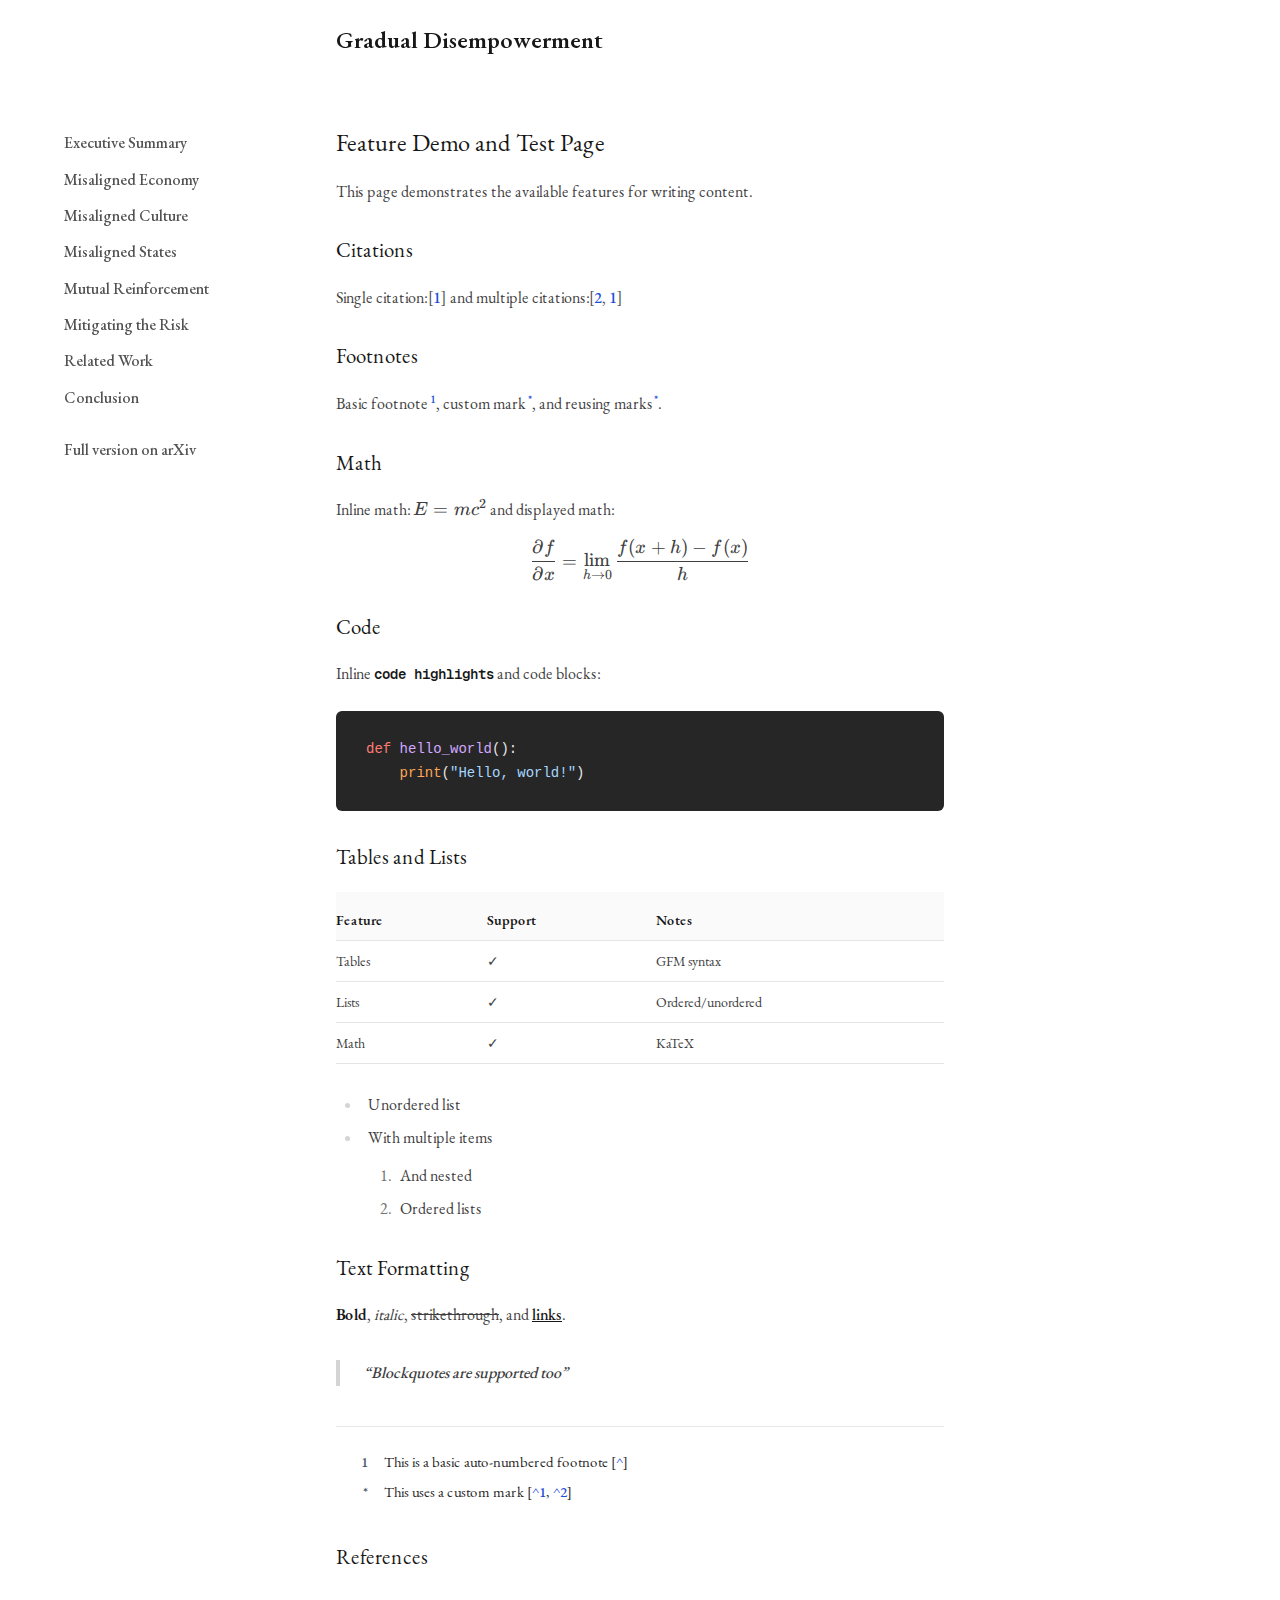
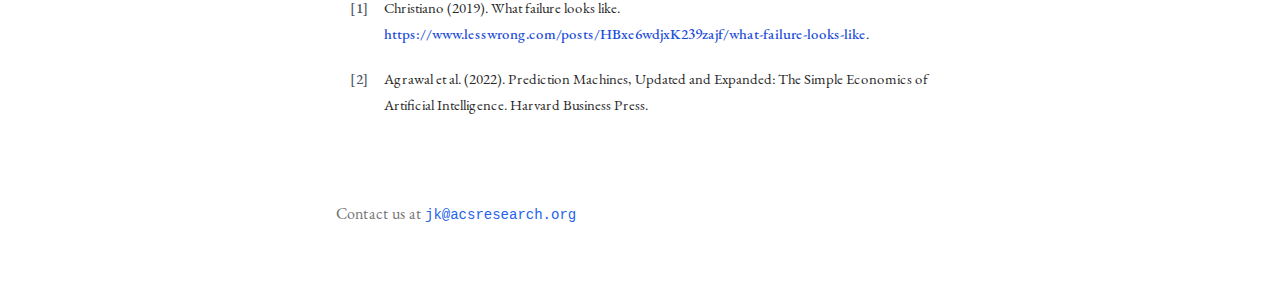
<file: test.html>
<!DOCTYPE html><html lang="en" class="__variable_c29382 __variable_ea5f4b"><head><meta charSet="utf-8"/><meta name="viewport" content="width=device-width, initial-scale=1"/><link rel="preload" href="/_next/static/media/7aa35bcef8fce17b-s.p.woff2" as="font" crossorigin="" type="font/woff2"/><link rel="preload" href="/_next/static/media/93f479601ee12b01-s.p.woff2" as="font" crossorigin="" type="font/woff2"/><link rel="stylesheet" href="/_next/static/css/dc354a3a70f66567.css" data-precedence="next"/><link rel="stylesheet" href="/_next/static/css/5eacd01f773eed7f.css" data-precedence="next"/><link rel="stylesheet" href="/_next/static/css/6c49fad1e1a5b61d.css" data-precedence="next"/><link rel="stylesheet" href="/_next/static/css/a8e2acd60e65244e.css" data-precedence="next"/><link rel="stylesheet" href="/_next/static/css/95d7c9b5cd12e84f.css" data-precedence="next"/><link rel="preload" as="script" fetchPriority="low" href="/_next/static/chunks/webpack-d0f5e84f72a30967.js"/><script src="/_next/static/chunks/629b3d23-c81ed8d42074211a.js" async=""></script><script src="/_next/static/chunks/775-75ac12675d65968a.js" async=""></script><script src="/_next/static/chunks/main-app-89262300084aff2c.js" async=""></script><script src="/_next/static/chunks/422-4720557c5ecf44cf.js" async=""></script><script src="/_next/static/chunks/510-52832c2a97f03dfc.js" async=""></script><script src="/_next/static/chunks/568-5adcd23d4fa53256.js" async=""></script><script src="/_next/static/chunks/app/layout-c1645c14f8a6c591.js" async=""></script><script src="/_next/static/chunks/app/%5B...path%5D/page-7a10978aa7ffca04.js" async=""></script><link rel="preload" href="https://www.googletagmanager.com/gtag/js?id=G-PQLKKM839S" as="script"/><meta name="next-size-adjust" content=""/><title>Gradual Disempowerment</title><meta name="description" content="Gradual Disempowerment"/><link rel="icon" href="/favicon.ico" type="image/x-icon" sizes="64x64"/><script src="/_next/static/chunks/polyfills-42372ed130431b0a.js" noModule=""></script></head><body class="antialiased"><div class="min-h-screen flex flex-col bg-white"><header class="sticky left-0 right-0 top-0 z-50 bg-white/80 backdrop-blur-sm gap-0 transition-all duration-200 py-2"><div class="max-w-[var(--content-width)] mx-auto px-4 py-6 flex h-16 items-center justify-between"><a class="font-semibold text-neutral-900 hover:text-neutral-600 transition-all duration-200 text-2xl" href="/">Gradual Disempowerment</a><button class="lg:hidden p-2 text-neutral-600 hover:text-neutral-900" aria-label="Toggle menu"><svg class="h-6 w-6" fill="none" stroke-linecap="round" stroke-linejoin="round" stroke-width="2" viewBox="0 0 24 24" stroke="currentColor"><path d="M4 6h16M4 12h16M4 18h16"></path></svg></button></div></header><div class="fixed inset-0 z-40 lg:hidden transition-opacity duration-300 opacity-0 pointer-events-none"><div class="top-16 fixed inset-0 bg-neutral-100/80 backdrop-blur-sm shadow-xl"></div><div class="top-16 fixed inset-x-0 bottom-0 bg-white shadow-xl transition-transform duration-300 overflow-y-auto -translate-y-full"><div class="w-full min-h-full" style="margin-left:calc(max((100% - var(--content-width)) / 2 + 1rem, 2rem))"><nav class="Sidebar_sidebar__G7Mzs py-6 text-lg"><ul class="Sidebar_list__I5HfV"><li class="Sidebar_item__IbyhT"><a class="Sidebar_link__NjnkI " href="/">Executive Summary</a><div class="Sidebar_subsections__4JMe7 false"><div class="Sidebar_subsectionWrapper__tUx1X Sidebar_subsectionWrapperHidden__3D_C_"></div></div></li><li class="Sidebar_item__IbyhT"><a class="Sidebar_link__NjnkI " href="/misaligned-economy">Misaligned Economy</a><div class="Sidebar_subsections__4JMe7 false"><div class="Sidebar_subsectionWrapper__tUx1X Sidebar_subsectionWrapperHidden__3D_C_"></div></div></li><li class="Sidebar_item__IbyhT"><a class="Sidebar_link__NjnkI " href="/misaligned-culture">Misaligned Culture</a><div class="Sidebar_subsections__4JMe7 false"><div class="Sidebar_subsectionWrapper__tUx1X Sidebar_subsectionWrapperHidden__3D_C_"></div></div></li><li class="Sidebar_item__IbyhT"><a class="Sidebar_link__NjnkI " href="/misaligned-states">Misaligned States</a><div class="Sidebar_subsections__4JMe7 false"><div class="Sidebar_subsectionWrapper__tUx1X Sidebar_subsectionWrapperHidden__3D_C_"></div></div></li><li class="Sidebar_item__IbyhT"><a class="Sidebar_link__NjnkI " href="/mutual-reinforcement">Mutual Reinforcement</a><div class="Sidebar_subsections__4JMe7 false"><div class="Sidebar_subsectionWrapper__tUx1X Sidebar_subsectionWrapperHidden__3D_C_"></div></div></li><li class="Sidebar_item__IbyhT"><a class="Sidebar_link__NjnkI " href="/mitigating-the-risk">Mitigating the Risk</a><div class="Sidebar_subsections__4JMe7 false"><div class="Sidebar_subsectionWrapper__tUx1X Sidebar_subsectionWrapperHidden__3D_C_"></div></div></li><li class="Sidebar_item__IbyhT"><a class="Sidebar_link__NjnkI " href="/related-work">Related Work</a><div class="Sidebar_subsections__4JMe7 false"><div class="Sidebar_subsectionWrapper__tUx1X Sidebar_subsectionWrapperHidden__3D_C_"></div></div></li><li class="Sidebar_item__IbyhT"><a class="Sidebar_link__NjnkI " href="/conclusion">Conclusion</a><div class="Sidebar_subsections__4JMe7 false"><div class="Sidebar_subsectionWrapper__tUx1X Sidebar_subsectionWrapperHidden__3D_C_"></div></div></li><li class="Sidebar_item__IbyhT"><a href="https://arxiv.org/abs/2501.16946" class="Sidebar_link__NjnkI">Full version on arXiv</a></li></ul></nav></div></div></div><div class="flex-1"><nav class="Sidebar_sidebar__G7Mzs xl:w-60 lg:w-52 hidden lg:block fixed top-16 bottom-0 pt-16 text-base" style="left:var(--sidebar-offset)"><ul class="Sidebar_list__I5HfV"><li class="Sidebar_item__IbyhT"><a class="Sidebar_link__NjnkI " href="/">Executive Summary</a><div class="Sidebar_subsections__4JMe7 false"><div class="Sidebar_subsectionWrapper__tUx1X Sidebar_subsectionWrapperHidden__3D_C_"></div></div></li><li class="Sidebar_item__IbyhT"><a class="Sidebar_link__NjnkI " href="/misaligned-economy">Misaligned Economy</a><div class="Sidebar_subsections__4JMe7 false"><div class="Sidebar_subsectionWrapper__tUx1X Sidebar_subsectionWrapperHidden__3D_C_"></div></div></li><li class="Sidebar_item__IbyhT"><a class="Sidebar_link__NjnkI " href="/misaligned-culture">Misaligned Culture</a><div class="Sidebar_subsections__4JMe7 false"><div class="Sidebar_subsectionWrapper__tUx1X Sidebar_subsectionWrapperHidden__3D_C_"></div></div></li><li class="Sidebar_item__IbyhT"><a class="Sidebar_link__NjnkI " href="/misaligned-states">Misaligned States</a><div class="Sidebar_subsections__4JMe7 false"><div class="Sidebar_subsectionWrapper__tUx1X Sidebar_subsectionWrapperHidden__3D_C_"></div></div></li><li class="Sidebar_item__IbyhT"><a class="Sidebar_link__NjnkI " href="/mutual-reinforcement">Mutual Reinforcement</a><div class="Sidebar_subsections__4JMe7 false"><div class="Sidebar_subsectionWrapper__tUx1X Sidebar_subsectionWrapperHidden__3D_C_"></div></div></li><li class="Sidebar_item__IbyhT"><a class="Sidebar_link__NjnkI " href="/mitigating-the-risk">Mitigating the Risk</a><div class="Sidebar_subsections__4JMe7 false"><div class="Sidebar_subsectionWrapper__tUx1X Sidebar_subsectionWrapperHidden__3D_C_"></div></div></li><li class="Sidebar_item__IbyhT"><a class="Sidebar_link__NjnkI " href="/related-work">Related Work</a><div class="Sidebar_subsections__4JMe7 false"><div class="Sidebar_subsectionWrapper__tUx1X Sidebar_subsectionWrapperHidden__3D_C_"></div></div></li><li class="Sidebar_item__IbyhT"><a class="Sidebar_link__NjnkI " href="/conclusion">Conclusion</a><div class="Sidebar_subsections__4JMe7 false"><div class="Sidebar_subsectionWrapper__tUx1X Sidebar_subsectionWrapperHidden__3D_C_"></div></div></li><li class="Sidebar_item__IbyhT"><a href="https://arxiv.org/abs/2501.16946" class="Sidebar_link__NjnkI">Full version on arXiv</a></li></ul></nav><main class="Page_main__cWiGN max-w-[var(--content-width)] mx-auto px-4 pt-12 pb-8"><article class="Page_article__A_Nud prose prose-neutral max-w-none"><h1>Feature Demo and Test Page</h1>
<p>This page demonstrates the available features for writing content.</p>
<h2>Citations</h2>
<p>Single citation: <span class="Citations_citation__PSAp5" data-state="closed">[<a href="#ref-christiano2019failure" class="Citations_citation-link__gHY_g">0</a>]</span> and multiple citations: <span class="Citations_citation__PSAp5" data-state="closed">[<a href="#ref-agrawal2022prediction" class="Citations_citation-link__gHY_g">0</a>, <a href="#ref-christiano2019failure" class="Citations_citation-link__gHY_g">0</a>]</span></p>
<h2>Footnotes</h2>
<p>Basic footnote<sup id="ref-footnote-1-1" class="Footnotes_footnote__bdqZ_" data-state="closed"><a href="#footnote-1" class="Footnotes_footnote-link__bptrY">1</a></sup>, custom mark<sup id="ref-footnote-*-2" class="Footnotes_footnote__bdqZ_" data-state="closed"><a href="#footnote-*" class="Footnotes_footnote-link__bptrY">*</a></sup>, and reusing marks<sup id="ref-footnote-*-3" class="Footnotes_footnote__bdqZ_" data-state="closed"><a href="#footnote-*" class="Footnotes_footnote-link__bptrY">*</a></sup>.</p>
<h2>Math</h2>
<p>Inline math: <span class="katex"><span class="katex-mathml"><math xmlns="http://www.w3.org/1998/Math/MathML"><semantics><mrow><mi>E</mi><mo>=</mo><mi>m</mi><msup><mi>c</mi><mn>2</mn></msup></mrow><annotation encoding="application/x-tex">E = mc^2</annotation></semantics></math></span><span class="katex-html" aria-hidden="true"><span class="base"><span class="strut" style="height:0.6833em"></span><span class="mord mathnormal" style="margin-right:0.05764em">E</span><span class="mspace" style="margin-right:0.2778em"></span><span class="mrel">=</span><span class="mspace" style="margin-right:0.2778em"></span></span><span class="base"><span class="strut" style="height:0.8141em"></span><span class="mord mathnormal">m</span><span class="mord"><span class="mord mathnormal">c</span><span class="msupsub"><span class="vlist-t"><span class="vlist-r"><span class="vlist" style="height:0.8141em"><span style="top:-3.063em;margin-right:0.05em"><span class="pstrut" style="height:2.7em"></span><span class="sizing reset-size6 size3 mtight"><span class="mord mtight">2</span></span></span></span></span></span></span></span></span></span></span> and displayed math:</p>
<span class="katex-display"><span class="katex"><span class="katex-mathml"><math xmlns="http://www.w3.org/1998/Math/MathML" display="block"><semantics><mrow><mfrac><mrow><mi mathvariant="normal">∂</mi><mi>f</mi></mrow><mrow><mi mathvariant="normal">∂</mi><mi>x</mi></mrow></mfrac><mo>=</mo><munder><mrow><mi>lim</mi><mo>⁡</mo></mrow><mrow><mi>h</mi><mo>→</mo><mn>0</mn></mrow></munder><mfrac><mrow><mi>f</mi><mo stretchy="false">(</mo><mi>x</mi><mo>+</mo><mi>h</mi><mo stretchy="false">)</mo><mo>−</mo><mi>f</mi><mo stretchy="false">(</mo><mi>x</mi><mo stretchy="false">)</mo></mrow><mi>h</mi></mfrac></mrow><annotation encoding="application/x-tex">\frac{\partial f}{\partial x} = \lim_{h \to 0} \frac{f(x + h) - f(x)}{h}</annotation></semantics></math></span><span class="katex-html" aria-hidden="true"><span class="base"><span class="strut" style="height:2.0574em;vertical-align:-0.686em"></span><span class="mord"><span class="mopen nulldelimiter"></span><span class="mfrac"><span class="vlist-t vlist-t2"><span class="vlist-r"><span class="vlist" style="height:1.3714em"><span style="top:-2.314em"><span class="pstrut" style="height:3em"></span><span class="mord"><span class="mord" style="margin-right:0.05556em">∂</span><span class="mord mathnormal">x</span></span></span><span style="top:-3.23em"><span class="pstrut" style="height:3em"></span><span class="frac-line" style="border-bottom-width:0.04em"></span></span><span style="top:-3.677em"><span class="pstrut" style="height:3em"></span><span class="mord"><span class="mord" style="margin-right:0.05556em">∂</span><span class="mord mathnormal" style="margin-right:0.10764em">f</span></span></span></span><span class="vlist-s">​</span></span><span class="vlist-r"><span class="vlist" style="height:0.686em"><span></span></span></span></span></span><span class="mclose nulldelimiter"></span></span><span class="mspace" style="margin-right:0.2778em"></span><span class="mrel">=</span><span class="mspace" style="margin-right:0.2778em"></span></span><span class="base"><span class="strut" style="height:2.1791em;vertical-align:-0.7521em"></span><span class="mop op-limits"><span class="vlist-t vlist-t2"><span class="vlist-r"><span class="vlist" style="height:0.6944em"><span style="top:-2.3479em;margin-left:0em"><span class="pstrut" style="height:3em"></span><span class="sizing reset-size6 size3 mtight"><span class="mord mtight"><span class="mord mathnormal mtight">h</span><span class="mrel mtight">→</span><span class="mord mtight">0</span></span></span></span><span style="top:-3em"><span class="pstrut" style="height:3em"></span><span><span class="mop">lim</span></span></span></span><span class="vlist-s">​</span></span><span class="vlist-r"><span class="vlist" style="height:0.7521em"><span></span></span></span></span></span><span class="mspace" style="margin-right:0.1667em"></span><span class="mord"><span class="mopen nulldelimiter"></span><span class="mfrac"><span class="vlist-t vlist-t2"><span class="vlist-r"><span class="vlist" style="height:1.427em"><span style="top:-2.314em"><span class="pstrut" style="height:3em"></span><span class="mord"><span class="mord mathnormal">h</span></span></span><span style="top:-3.23em"><span class="pstrut" style="height:3em"></span><span class="frac-line" style="border-bottom-width:0.04em"></span></span><span style="top:-3.677em"><span class="pstrut" style="height:3em"></span><span class="mord"><span class="mord mathnormal" style="margin-right:0.10764em">f</span><span class="mopen">(</span><span class="mord mathnormal">x</span><span class="mspace" style="margin-right:0.2222em"></span><span class="mbin">+</span><span class="mspace" style="margin-right:0.2222em"></span><span class="mord mathnormal">h</span><span class="mclose">)</span><span class="mspace" style="margin-right:0.2222em"></span><span class="mbin">−</span><span class="mspace" style="margin-right:0.2222em"></span><span class="mord mathnormal" style="margin-right:0.10764em">f</span><span class="mopen">(</span><span class="mord mathnormal">x</span><span class="mclose">)</span></span></span></span><span class="vlist-s">​</span></span><span class="vlist-r"><span class="vlist" style="height:0.686em"><span></span></span></span></span></span><span class="mclose nulldelimiter"></span></span></span></span></span></span>
<h2>Code</h2>
<p>Inline <code>code highlights</code> and code blocks:</p>
<pre><code class="hljs language-python"><span class="hljs-keyword">def</span> <span class="hljs-title function_">hello_world</span>():
    <span class="hljs-built_in">print</span>(<span class="hljs-string">&quot;Hello, world!&quot;</span>)
</code></pre>
<h2>Tables and Lists</h2>
<table><thead><tr><th>Feature</th><th>Support</th><th>Notes</th></tr></thead><tbody><tr><td>Tables</td><td>✓</td><td>GFM syntax</td></tr><tr><td>Lists</td><td>✓</td><td>Ordered/unordered</td></tr><tr><td>Math</td><td>✓</td><td>KaTeX</td></tr></tbody></table>
<ul>
<li>Unordered list</li>
<li>With multiple items<!-- -->
<ol>
<li>And nested</li>
<li>Ordered lists</li>
</ol>
</li>
</ul>
<h2>Text Formatting</h2>
<p><strong>Bold</strong>, <em>italic</em>, <del>strikethrough</del>, and <a href="https://example.com">links</a>.</p>
<blockquote>
<p>Blockquotes are supported too</p>
</blockquote><div id="footnotes" class="Footnotes_footnotes__ogYTu"><div class="Footnotes_footnote-list__1I3jX"><div id="footnote-1" class="Footnotes_footnote-item__Pv8lC" data-mark="1">This is a basic auto-numbered footnote<!-- --> <!-- -->[<a href="#ref-footnote-1-1" class="Footnotes_footnote-link__bptrY">^</a>]</div><div id="footnote-*" class="Footnotes_footnote-item__Pv8lC" data-mark="*">This uses a custom mark<!-- --> <!-- -->[<a href="#ref-footnote-*-2" class="Footnotes_footnote-link__bptrY">^<!-- -->1</a>, <a href="#ref-footnote-*-3" class="Footnotes_footnote-link__bptrY">^<!-- -->2</a>]</div></div></div></article></main></div><footer class="mt-4"><div class="max-w-screen-xl mx-auto px-4 sm:px-6 lg:px-8"><div class="pt-4 pb-12" style="margin-left:calc(max((100% - var(--content-width)) / 2 + 1rem, 0rem))"><p class="text-base text-neutral-500">Contact us at<!-- --> <a href="mailto:jk@acsresearch.org" class="hover:text-neutral-700 font-mono text-sm">jk@acsresearch.org</a></p></div></div></footer></div><script src="/_next/static/chunks/webpack-d0f5e84f72a30967.js" async=""></script><script>(self.__next_f=self.__next_f||[]).push([0])</script><script>self.__next_f.push([1,"1:\"$Sreact.fragment\"\n2:\"$Sreact.strict_mode\"\n4:I[3867,[\"422\",\"static/chunks/422-4720557c5ecf44cf.js\",\"510\",\"static/chunks/510-52832c2a97f03dfc.js\",\"568\",\"static/chunks/568-5adcd23d4fa53256.js\",\"177\",\"static/chunks/app/layout-c1645c14f8a6c591.js\"],\"GoogleAnalytics\"]\n5:I[6286,[],\"\"]\n6:I[6852,[],\"\"]\n8:I[1391,[],\"OutletBoundary\"]\na:I[1391,[],\"MetadataBoundary\"]\nc:I[1391,[],\"ViewportBoundary\"]\ne:I[3865,[],\"\"]\n:HL[\"/_next/static/media/7aa35bcef8fce17b-s.p.woff2\",\"font\",{\"crossOrigin\":\"\",\"type\":\"font/woff2\"}]\n:HL[\"/_next/static/media/93f479601ee12b01-s.p.woff2\",\"font\",{\"crossOrigin\":\"\",\"type\":\"font/woff2\"}]\n:HL[\"/_next/static/css/dc354a3a70f66567.css\",\"style\"]\n:HL[\"/_next/static/css/5eacd01f773eed7f.css\",\"style\"]\n:HL[\"/_next/static/css/6c49fad1e1a5b61d.css\",\"style\"]\n:HL[\"/_next/static/css/a8e2acd60e65244e.css\",\"style\"]\n:HL[\"/_next/static/css/95d7c9b5cd12e84f.css\",\"style\"]\n"])</script><script>self.__next_f.push([1,"0:{\"P\":null,\"b\":\"FMwh_f2vnKXr3-Td6h3uP\",\"p\":\"\",\"c\":[\"\",\"test\"],\"i\":false,\"f\":[[[\"\",{\"children\":[[\"path\",\"test\",\"c\"],{\"children\":[\"__PAGE__\",{}]}]},\"$undefined\",\"$undefined\",true],[\"\",[\"$\",\"$1\",\"c\",{\"children\":[[[\"$\",\"link\",\"0\",{\"rel\":\"stylesheet\",\"href\":\"/_next/static/css/dc354a3a70f66567.css\",\"precedence\":\"next\",\"crossOrigin\":\"$undefined\",\"nonce\":\"$undefined\"}],[\"$\",\"link\",\"1\",{\"rel\":\"stylesheet\",\"href\":\"/_next/static/css/5eacd01f773eed7f.css\",\"precedence\":\"next\",\"crossOrigin\":\"$undefined\",\"nonce\":\"$undefined\"}],[\"$\",\"link\",\"2\",{\"rel\":\"stylesheet\",\"href\":\"/_next/static/css/6c49fad1e1a5b61d.css\",\"precedence\":\"next\",\"crossOrigin\":\"$undefined\",\"nonce\":\"$undefined\"}],[\"$\",\"link\",\"3\",{\"rel\":\"stylesheet\",\"href\":\"/_next/static/css/a8e2acd60e65244e.css\",\"precedence\":\"next\",\"crossOrigin\":\"$undefined\",\"nonce\":\"$undefined\"}],[\"$\",\"link\",\"4\",{\"rel\":\"stylesheet\",\"href\":\"/_next/static/css/95d7c9b5cd12e84f.css\",\"precedence\":\"next\",\"crossOrigin\":\"$undefined\",\"nonce\":\"$undefined\"}]],[\"$\",\"html\",null,{\"lang\":\"en\",\"className\":\"__variable_c29382 __variable_ea5f4b\",\"children\":[\"$\",\"$2\",null,{\"children\":[[\"$\",\"body\",null,{\"className\":\"antialiased\",\"children\":\"$L3\"}],[\"$\",\"$L4\",null,{\"gaId\":\"G-PQLKKM839S\"}]]}]}]]}],{\"children\":[[\"path\",\"test\",\"c\"],[\"$\",\"$1\",\"c\",{\"children\":[null,[\"$\",\"$L5\",null,{\"parallelRouterKey\":\"children\",\"segmentPath\":[\"children\",\"$0:f:0:1:2:children:0\",\"children\"],\"error\":\"$undefined\",\"errorStyles\":\"$undefined\",\"errorScripts\":\"$undefined\",\"template\":[\"$\",\"$L6\",null,{}],\"templateStyles\":\"$undefined\",\"templateScripts\":\"$undefined\",\"notFound\":\"$undefined\",\"forbidden\":\"$undefined\",\"unauthorized\":\"$undefined\"}]]}],{\"children\":[\"__PAGE__\",[\"$\",\"$1\",\"c\",{\"children\":[\"$L7\",null,[\"$\",\"$L8\",null,{\"children\":\"$L9\"}]]}],{},null,false]},null,false]},null,false],[\"$\",\"$1\",\"h\",{\"children\":[null,[\"$\",\"$1\",\"YRXW5b2hzvLshY4qFFaT1\",{\"children\":[[\"$\",\"$La\",null,{\"children\":\"$Lb\"}],[\"$\",\"$Lc\",null,{\"children\":\"$Ld\"}],[\"$\",\"meta\",null,{\"name\":\"next-size-adjust\",\"content\":\"\"}]]}]]}],false]],\"m\":\"$undefined\",\"G\":[\"$e\",\"$undefined\"],\"s\":false,\"S\":true}\n"])</script><script>self.__next_f.push([1,"f:I[6119,[\"422\",\"static/chunks/422-4720557c5ecf44cf.js\",\"568\",\"static/chunks/568-5adcd23d4fa53256.js\",\"180\",\"static/chunks/app/%5B...path%5D/page-7a10978aa7ffca04.js\"],\"default\"]\n10:I[2950,[\"422\",\"static/chunks/422-4720557c5ecf44cf.js\",\"568\",\"static/chunks/568-5adcd23d4fa53256.js\",\"180\",\"static/chunks/app/%5B...path%5D/page-7a10978aa7ffca04.js\"],\"default\"]\n"])</script><script>self.__next_f.push([1,"3:[\"$\",\"div\",null,{\"className\":\"min-h-screen flex flex-col bg-white\",\"children\":[[\"$\",\"$Lf\",null,{}],[\"$\",\"div\",null,{\"className\":\"flex-1\",\"children\":[[\"$\",\"$L10\",null,{\"className\":\"xl:w-60 lg:w-52 hidden lg:block fixed top-16 bottom-0 pt-16 text-base\",\"style\":{\"left\":\"var(--sidebar-offset)\"}}],[\"$\",\"main\",null,{\"className\":\"Page_main__cWiGN max-w-[var(--content-width)] mx-auto px-4 pt-12 pb-8\",\"children\":[\"$\",\"$L5\",null,{\"parallelRouterKey\":\"children\",\"segmentPath\":[\"children\"],\"error\":\"$undefined\",\"errorStyles\":\"$undefined\",\"errorScripts\":\"$undefined\",\"template\":[\"$\",\"$L6\",null,{}],\"templateStyles\":\"$undefined\",\"templateScripts\":\"$undefined\",\"notFound\":[[],[[\"$\",\"title\",null,{\"children\":\"404: This page could not be found.\"}],[\"$\",\"div\",null,{\"style\":{\"fontFamily\":\"system-ui,\\\"Segoe UI\\\",Roboto,Helvetica,Arial,sans-serif,\\\"Apple Color Emoji\\\",\\\"Segoe UI Emoji\\\"\",\"height\":\"100vh\",\"textAlign\":\"center\",\"display\":\"flex\",\"flexDirection\":\"column\",\"alignItems\":\"center\",\"justifyContent\":\"center\"},\"children\":[\"$\",\"div\",null,{\"children\":[[\"$\",\"style\",null,{\"dangerouslySetInnerHTML\":{\"__html\":\"body{color:#000;background:#fff;margin:0}.next-error-h1{border-right:1px solid rgba(0,0,0,.3)}@media (prefers-color-scheme:dark){body{color:#fff;background:#000}.next-error-h1{border-right:1px solid rgba(255,255,255,.3)}}\"}}],[\"$\",\"h1\",null,{\"className\":\"next-error-h1\",\"style\":{\"display\":\"inline-block\",\"margin\":\"0 20px 0 0\",\"padding\":\"0 23px 0 0\",\"fontSize\":24,\"fontWeight\":500,\"verticalAlign\":\"top\",\"lineHeight\":\"49px\"},\"children\":404}],[\"$\",\"div\",null,{\"style\":{\"display\":\"inline-block\"},\"children\":[\"$\",\"h2\",null,{\"style\":{\"fontSize\":14,\"fontWeight\":400,\"lineHeight\":\"49px\",\"margin\":0},\"children\":\"This page could not be found.\"}]}]]}]}]]],\"forbidden\":\"$undefined\",\"unauthorized\":\"$undefined\"}]}]]}],[\"$\",\"footer\",null,{\"className\":\"mt-4\",\"children\":[\"$\",\"div\",null,{\"className\":\"max-w-screen-xl mx-auto px-4 sm:px-6 lg:px-8\",\"children\":[\"$\",\"div\",null,{\"className\":\"pt-4 pb-12\",\"style\":{\"marginLeft\":\"calc(max((100% - var(--content-width)) / 2 + 1rem, 0rem))\"},\"children\":[\"$\",\"p\",null,{\"className\":\"text-base text-neutral-500\",\"children\":[\"Contact us at\",\" \",[\"$\",\"a\",null,{\"href\":\"mailto:jk@acsresearch.org\",\"className\":\"hover:text-neutral-700 font-mono text-sm\",\"children\":\"jk@acsresearch.org\"}]]}]}]}]}]]}]\n"])</script><script>self.__next_f.push([1,"11:I[7838,[\"422\",\"static/chunks/422-4720557c5ecf44cf.js\",\"568\",\"static/chunks/568-5adcd23d4fa53256.js\",\"180\",\"static/chunks/app/%5B...path%5D/page-7a10978aa7ffca04.js\"],\"CitationsProvider\"]\n12:I[8539,[\"422\",\"static/chunks/422-4720557c5ecf44cf.js\",\"568\",\"static/chunks/568-5adcd23d4fa53256.js\",\"180\",\"static/chunks/app/%5B...path%5D/page-7a10978aa7ffca04.js\"],\"FootnotesProvider\"]\n13:I[7838,[\"422\",\"static/chunks/422-4720557c5ecf44cf.js\",\"568\",\"static/chunks/568-5adcd23d4fa53256.js\",\"180\",\"static/chunks/app/%5B...path%5D/page-7a10978aa7ffca04.js\"],\"Cite\"]\n14:I[8539,[\"422\",\"static/chunks/422-4720557c5ecf44cf.js\",\"568\",\"static/chunks/568-5adcd23d4fa53256.js\",\"180\",\"static/chunks/app/%5B...path%5D/page-7a10978aa7ffca04.js\"],\"Footnote\"]\n15:I[8539,[\"422\",\"static/chunks/422-4720557c5ecf44cf.js\",\"568\",\"static/chunks/568-5adcd23d4fa53256.js\",\"180\",\"static/chunks/app/%5B...path%5D/page-7a10978aa7ffca04.js\"],\"Footnotes\"]\n16:I[7838,[\"422\",\"static/chunks/422-4720557c5ecf44cf.js\",\"568\",\"static/chunks/568-5adcd23d4fa53256.js\",\"180\",\"static/chunks/app/%5B...path%5D/page-7a10978aa7ffca04.js\"],\"References\"]\n"])</script><script>self.__next_f.push([1,"7:[\"$\",\"$L11\",null,{\"data\":{\"beren_capital_ownership_2025\":{\"author\":\"Beren Millidge\",\"title\":\"Capital Ownership Will Not Prevent Human Disempowerment\",\"year\":\"2025\",\"journal\":\"$undefined\",\"publisher\":\"$undefined\",\"url\":\"https://www.lesswrong.com/posts/bmmFLoBAWGnuhnqq5/capital-ownership-will-not-prevent-human-disempowerment\",\"organization\":\"$undefined\",\"booktitle\":\"$undefined\",\"volume\":\"$undefined\",\"number\":\"$undefined\",\"pages\":\"$undefined\",\"note\":\"Accessed: 2025-01-23\",\"month\":\"$undefined\",\"day\":\"$undefined\",\"urldate\":\"$undefined\",\"howpublished\":\"$undefined\",\"address\":\"$undefined\"},\"arches\":{\"author\":\"Andrew Critch and David Krueger\",\"title\":\"AI Research Considerations for Human Existential Safety (ARCHES)\",\"year\":\"2020\",\"journal\":\"$undefined\",\"publisher\":\"$undefined\",\"url\":\"https://arxiv.org/abs/2006.04948\",\"organization\":\"$undefined\",\"booktitle\":\"$undefined\",\"volume\":\"$undefined\",\"number\":\"$undefined\",\"pages\":\"$undefined\",\"note\":\"$undefined\",\"month\":\"$undefined\",\"day\":\"$undefined\",\"urldate\":\"$undefined\",\"howpublished\":\"$undefined\",\"address\":\"$undefined\"},\"leggett2021feeding\":{\"author\":\"Leggett, Dominic\",\"title\":\"Feeding the Beast: Superintelligence, Corporate Capitalism and the End of Humanity\",\"year\":\"2021\",\"journal\":\"$undefined\",\"publisher\":\"$undefined\",\"url\":\"$undefined\",\"organization\":\"$undefined\",\"booktitle\":\"Proceedings of the 2021 AAAI/ACM Conference on AI, Ethics, and Society\",\"volume\":\"$undefined\",\"number\":\"$undefined\",\"pages\":\"727–735\",\"note\":\"$undefined\",\"month\":\"$undefined\",\"day\":\"$undefined\",\"urldate\":\"$undefined\",\"howpublished\":\"$undefined\",\"address\":\"$undefined\"},\"hendrycks2023natural\":{\"author\":\"Hendrycks, Dan\",\"title\":\"Natural Selection Favors AIs over Humans\",\"year\":\"2023\",\"journal\":\"arXiv preprint arXiv:2303.16200\",\"publisher\":\"$undefined\",\"url\":\"https://arxiv.org/abs/2303.16200\",\"organization\":\"$undefined\",\"booktitle\":\"$undefined\",\"volume\":\"$undefined\",\"number\":\"$undefined\",\"pages\":\"$undefined\",\"note\":\"$undefined\",\"month\":\"$undefined\",\"day\":\"$undefined\",\"urldate\":\"$undefined\",\"howpublished\":\"$undefined\",\"address\":\"$undefined\"},\"hanson_fix_cultural_drift\":{\"author\":\"Robin Hanson\",\"title\":\"How to Fix Cultural Drift\",\"year\":\"2023\",\"journal\":\"$undefined\",\"publisher\":\"$undefined\",\"url\":\"https://www.overcomingbias.com/p/how-fix-cultural-drift\",\"organization\":\"$undefined\",\"booktitle\":\"$undefined\",\"volume\":\"$undefined\",\"number\":\"$undefined\",\"pages\":\"$undefined\",\"note\":\"Accessed: 2025-01-20\",\"month\":\"$undefined\",\"day\":\"$undefined\",\"urldate\":\"$undefined\",\"howpublished\":\"$undefined\",\"address\":\"$undefined\"},\"hanson_beware_cultural_drift\":{\"author\":\"Robin Hanson\",\"title\":\"Beware Cultural Drift\",\"year\":\"2024\",\"journal\":\"Quillette\",\"publisher\":\"$undefined\",\"url\":\"https://quillette.com/2024/04/11/beware-cultural-drift/\",\"organization\":\"$undefined\",\"booktitle\":\"$undefined\",\"volume\":\"$undefined\",\"number\":\"$undefined\",\"pages\":\"$undefined\",\"note\":\"Accessed: 2025-01-20\",\"month\":\"April\",\"day\":\"11\",\"urldate\":\"$undefined\",\"howpublished\":\"$undefined\",\"address\":\"$undefined\"},\"dafoe2015technological\":{\"author\":\"Dafoe, Allan\",\"title\":\"On Technological Determinism: A Typology, Scope Conditions, and a Mechanism\",\"year\":\"2015\",\"journal\":\"Science, Technology, \u0026 Human Values\",\"publisher\":\"Sage Publications, Inc.\",\"url\":\"https://journals.sagepub.com/doi/10.1177/0162243915579283\",\"organization\":\"$undefined\",\"booktitle\":\"$undefined\",\"volume\":\"40\",\"number\":\"6\",\"pages\":\"1047–1076\",\"note\":\"$undefined\",\"month\":\"November\",\"day\":\"$undefined\",\"urldate\":\"$undefined\",\"howpublished\":\"$undefined\",\"address\":\"$undefined\"},\"critch2024motivation\":{\"author\":\"Critch, Andrew\",\"title\":\"My Motivation and Theory of Change for Working in AI Healthtech\",\"year\":\"2024\",\"journal\":\"$undefined\",\"publisher\":\"$undefined\",\"url\":\"$undefined\",\"organization\":\"$undefined\",\"booktitle\":\"$undefined\",\"volume\":\"$undefined\",\"number\":\"$undefined\",\"pages\":\"$undefined\",\"note\":\"Accessed: 2025-01-18\",\"month\":\"October\",\"day\":\"$undefined\",\"urldate\":\"$undefined\",\"howpublished\":\"{https://www.lesswrong.com/posts/Kobbt3nQgv3yn29pr/my-motivation-and-theory-of-change-for-working-in-ai\",\"address\":\"$undefined\"},\"macinnes2024anarchy\":{\"author\":\"MacInnes, Morgan and others\",\"title\":\"Anarchy as Architect: Competitive Pressure, Technology, and the Internal Structure of States\",\"year\":\"2024\",\"journal\":\"International Studies Quarterly\",\"publisher\":\"$undefined\",\"url\":\"https://academic.oup.com/isq/article/68/4/sqae111/7757999\",\"organization\":\"$undefined\",\"booktitle\":\"$undefined\",\"volume\":\"68\",\"number\":\"4\",\"pages\":\"$undefined\",\"note\":\"$undefined\",\"month\":\"December\",\"day\":\"$undefined\",\"urldate\":\"$undefined\",\"howpublished\":\"$undefined\",\"address\":\"$undefined\"},\"egan2017discrete\":{\"author\":\"Egan, Greg\",\"title\":\"The Discrete Charm of the Turing Machine\",\"year\":\"2017\",\"journal\":\"Asimov’s Science Fiction\",\"publisher\":\"$undefined\",\"url\":\"https://www.asimovs.com\",\"organization\":\"$undefined\",\"booktitle\":\"$undefined\",\"volume\":\"$undefined\",\"number\":\"$undefined\",\"pages\":\"16–36\",\"note\":\"$undefined\",\"month\":\"November\",\"day\":\"$undefined\",\"urldate\":\"$undefined\",\"howpublished\":\"$undefined\",\"address\":\"$undefined\"},\"laine2024capital\":{\"author\":\"Laine, Rudolf\",\"title\":\"By default, capital will matter more than ever after {AGI\",\"year\":\"2024\",\"journal\":\"$undefined\",\"publisher\":\"$undefined\",\"url\":\"https://www.lesswrong.com/posts/KFFaKu27FNugCHFmh/by-default-capital-will-matter-more-than-ever-after-agi\",\"organization\":\"LessWrong\",\"booktitle\":\"$undefined\",\"volume\":\"$undefined\",\"number\":\"$undefined\",\"pages\":\"$undefined\",\"note\":\"Linkpost from nosetgauge.substack.com\",\"month\":\"December\",\"day\":\"28\",\"urldate\":\"2025-01-13\",\"howpublished\":\"$undefined\",\"address\":\"$undefined\"},\"christiano2019failure\":{\"author\":\"Christiano, Paul F\",\"title\":\"What failure looks like\",\"year\":\"2019\",\"journal\":\"$undefined\",\"publisher\":\"$undefined\",\"url\":\"https://www.lesswrong.com/posts/HBxe6wdjxK239zajf/what-failure-looks-like\",\"organization\":\"LessWrong\",\"booktitle\":\"$undefined\",\"volume\":\"$undefined\",\"number\":\"$undefined\",\"pages\":\"$undefined\",\"note\":\"$undefined\",\"month\":\"March\",\"day\":\"17\",\"urldate\":\"2025-01-13\",\"howpublished\":\"$undefined\",\"address\":\"$undefined\"},\"bengio2024international\":{\"author\":\"Bengio, Yoshua and Mindermann, S{o}ren and Privitera, Daniel and Besiroglu, Tamay and Bommasani, Rishi and Casper, Stephen and Choi, Yejin and Goldfarb, Danielle and Heidari, Hoda and Khalatbari, Leila and others\",\"title\":\"International Scientific Report on the Safety of Advanced AI (Interim Report)\",\"year\":\"2024\",\"journal\":\"arXiv preprint arXiv:2412.05282\",\"publisher\":\"$undefined\",\"url\":\"$undefined\",\"organization\":\"$undefined\",\"booktitle\":\"$undefined\",\"volume\":\"$undefined\",\"number\":\"$undefined\",\"pages\":\"$undefined\",\"note\":\"$undefined\",\"month\":\"$undefined\",\"day\":\"$undefined\",\"urldate\":\"$undefined\",\"howpublished\":\"$undefined\",\"address\":\"$undefined\"},\"bengio2023managing\":{\"author\":\"Bengio, Yoshua and Yao, Andrew and Song, Dawn and Abbeel, Pieter and Harari, Yuval Noah and Zhang, Ya-Qin and Xue, Lan and Shalev-Shwartz, Shai and Hadfield, Gillian and others\",\"title\":\"Managing AI risks in an era of rapid progress\",\"year\":\"2023\",\"journal\":\"arXiv preprint arXiv:2310.17688\",\"publisher\":\"$undefined\",\"url\":\"$undefined\",\"organization\":\"$undefined\",\"booktitle\":\"$undefined\",\"volume\":\"$undefined\",\"number\":\"$undefined\",\"pages\":\"18\",\"note\":\"$undefined\",\"month\":\"$undefined\",\"day\":\"$undefined\",\"urldate\":\"$undefined\",\"howpublished\":\"$undefined\",\"address\":\"$undefined\"},\"bostrom2014superintelligence\":{\"author\":\"Bostrom, Nick\",\"title\":\"Superintelligence: Paths, Dangers, Strategies\",\"year\":\"2014\",\"journal\":\"$undefined\",\"publisher\":\"Oxford University Press\",\"url\":\"$undefined\",\"organization\":\"$undefined\",\"booktitle\":\"$undefined\",\"volume\":\"$undefined\",\"number\":\"$undefined\",\"pages\":\"$undefined\",\"note\":\"$undefined\",\"month\":\"$undefined\",\"day\":\"$undefined\",\"urldate\":\"$undefined\",\"howpublished\":\"$undefined\",\"address\":\"$undefined\"},\"porter2024ai\":{\"author\":\"Porter, Brian and Machery, Edouard\",\"title\":\"AI-generated poetry is indistinguishable from human-written poetry and is rated more favorably\",\"year\":\"2024\",\"journal\":\"Scientific Reports\",\"publisher\":\"Nature Publishing Group UK London\",\"url\":\"$undefined\",\"organization\":\"$undefined\",\"booktitle\":\"$undefined\",\"volume\":\"14\",\"number\":\"1\",\"pages\":\"26133\",\"note\":\"$undefined\",\"month\":\"$undefined\",\"day\":\"$undefined\",\"urldate\":\"$undefined\",\"howpublished\":\"$undefined\",\"address\":\"$undefined\"},\"kaldor1961capital\":{\"author\":\"Kaldor, Nicholas\",\"title\":\"Capital accumulation and economic growth\",\"year\":\"1961\",\"journal\":\"$undefined\",\"publisher\":\"$undefined\",\"url\":\"$undefined\",\"organization\":\"Springer\",\"booktitle\":\"The Theory of capital: proceedings of a conference held by the International Economic Association\",\"volume\":\"$undefined\",\"number\":\"$undefined\",\"pages\":\"177–222\",\"note\":\"$undefined\",\"month\":\"$undefined\",\"day\":\"$undefined\",\"urldate\":\"$undefined\",\"howpublished\":\"$undefined\",\"address\":\"$undefined\"},\"korinek2018artificial\":{\"author\":\"Korinek, Anton and Stiglitz, Joseph E\",\"title\":\"Artificial intelligence and its implications for income distribution and unemployment\",\"year\":\"2018\",\"journal\":\"$undefined\",\"publisher\":\"University of Chicago Press\",\"url\":\"$undefined\",\"organization\":\"$undefined\",\"booktitle\":\"The economics of artificial intelligence: An agenda\",\"volume\":\"$undefined\",\"number\":\"$undefined\",\"pages\":\"349–390\",\"note\":\"$undefined\",\"month\":\"$undefined\",\"day\":\"$undefined\",\"urldate\":\"$undefined\",\"howpublished\":\"$undefined\",\"address\":\"$undefined\"},\"university2024labourshare\":{\"author\":\"University of Groningen} and {University of California, Davis\",\"title\":\"Share of Labour Compensation in GDP at Current National Prices for United States\",\"year\":\"2024\",\"journal\":\"$undefined\",\"publisher\":\"$undefined\",\"url\":\"https://fred.stlouisfed.org/series/LABSHPUSA156NRUG\",\"organization\":\"$undefined\",\"booktitle\":\"$undefined\",\"volume\":\"$undefined\",\"number\":\"$undefined\",\"pages\":\"$undefined\",\"note\":\"Accessed: December 16, 2024\",\"month\":\"$undefined\",\"day\":\"$undefined\",\"urldate\":\"$undefined\",\"howpublished\":\"Retrieved from {FRED}, Federal Reserve Bank of St. Louis\",\"address\":\"$undefined\"},\"feenstra2015pwt\":{\"author\":\"Feenstra, Robert C. and Inklaar, Robert and Timmer, Marcel P.\",\"title\":\"The Next Generation of the Penn World Table\",\"year\":\"2015\",\"journal\":\"American Economic Review\",\"publisher\":\"$undefined\",\"url\":\"https://www.ggdc.net/pwt\",\"organization\":\"$undefined\",\"booktitle\":\"$undefined\",\"volume\":\"105\",\"number\":\"10\",\"pages\":\"3150–3182\",\"note\":\"$undefined\",\"month\":\"$undefined\",\"day\":\"$undefined\",\"urldate\":\"$undefined\",\"howpublished\":\"$undefined\",\"address\":\"$undefined\"},\"fred_pce_gdp_share\":{\"author\":\"Federal Reserve Bank of St. Louis\",\"title\":\"Shares of Gross Domestic Product: Personal Consumption Expenditures\",\"year\":\"2024\",\"journal\":\"$undefined\",\"publisher\":\"$undefined\",\"url\":\"https://fred.stlouisfed.org/series/DPCERE1Q156NBEA\",\"organization\":\"$undefined\",\"booktitle\":\"$undefined\",\"volume\":\"$undefined\",\"number\":\"$undefined\",\"pages\":\"$undefined\",\"note\":\"Accessed: December 16, 2024\",\"month\":\"$undefined\",\"day\":\"$undefined\",\"urldate\":\"$undefined\",\"howpublished\":\"$undefined\",\"address\":\"$undefined\"},\"manheim2018categorizing\":{\"author\":\"David Manheim and Scott Garrabrant\",\"title\":\"Categorizing variants of Goodhart's Law\",\"year\":\"2018\",\"journal\":\"arXiv preprint arXiv:1803.04585\",\"publisher\":\"$undefined\",\"url\":\"https://arxiv.org/abs/1803.04585\",\"organization\":\"$undefined\",\"booktitle\":\"$undefined\",\"volume\":\"$undefined\",\"number\":\"$undefined\",\"pages\":\"$undefined\",\"note\":\"$undefined\",\"month\":\"$undefined\",\"day\":\"$undefined\",\"urldate\":\"$undefined\",\"howpublished\":\"$undefined\",\"address\":\"$undefined\"},\"slattery2024ai\":{\"author\":\"Peter Slattery and Alexander K. Saeri and Emily A. C. Grundy and Jess Graham and Michael Noetel and Risto Uuk and James Dao and Soroush Pour and Stephen Casper and Neil Thompson\",\"title\":\"The AI Risk Repository: A Comprehensive Meta-Review, Database, and Taxonomy of Risks From Artificial Intelligence\",\"year\":\"2024\",\"journal\":\"arXiv preprint arXiv:2408.12622\",\"publisher\":\"$undefined\",\"url\":\"https://arxiv.org/abs/2408.12622\",\"organization\":\"$undefined\",\"booktitle\":\"$undefined\",\"volume\":\"$undefined\",\"number\":\"$undefined\",\"pages\":\"$undefined\",\"note\":\"$undefined\",\"month\":\"$undefined\",\"day\":\"$undefined\",\"urldate\":\"$undefined\",\"howpublished\":\"$undefined\",\"address\":\"$undefined\"},\"carlsmith2023scheming\":{\"author\":\"Joe Carlsmith\",\"title\":\"Scheming AIs: Will AIs fake alignment during training in order to get power?\",\"year\":\"2023\",\"journal\":\"arXiv preprint arXiv:2311.08379\",\"publisher\":\"$undefined\",\"url\":\"https://arxiv.org/abs/2311.08379\",\"organization\":\"$undefined\",\"booktitle\":\"$undefined\",\"volume\":\"$undefined\",\"number\":\"$undefined\",\"pages\":\"$undefined\",\"note\":\"$undefined\",\"month\":\"$undefined\",\"day\":\"$undefined\",\"urldate\":\"$undefined\",\"howpublished\":\"$undefined\",\"address\":\"$undefined\"},\"ngo2022alignment\":{\"author\":\"Richard Ngo and Lawrence Chan and Sören Mindermann\",\"title\":\"The Alignment Problem from a Deep Learning Perspective\",\"year\":\"2022\",\"journal\":\"arXiv preprint arXiv:2209.00626\",\"publisher\":\"$undefined\",\"url\":\"https://arxiv.org/abs/2209.00626\",\"organization\":\"$undefined\",\"booktitle\":\"$undefined\",\"volume\":\"$undefined\",\"number\":\"$undefined\",\"pages\":\"$undefined\",\"note\":\"$undefined\",\"month\":\"$undefined\",\"day\":\"$undefined\",\"urldate\":\"$undefined\",\"howpublished\":\"$undefined\",\"address\":\"$undefined\"},\"buhl2024safety\":{\"author\":\"Marie Davidsen Buhl and Gaurav Sett and Leonie Koessler and Jonas Schuett and Markus Anderljung\",\"title\":\"Safety Cases for Frontier AI\",\"year\":\"2024\",\"journal\":\"arXiv preprint arXiv:2410.21572\",\"publisher\":\"$undefined\",\"url\":\"https://arxiv.org/abs/2410.21572\",\"organization\":\"$undefined\",\"booktitle\":\"$undefined\",\"volume\":\"$undefined\",\"number\":\"$undefined\",\"pages\":\"$undefined\",\"note\":\"$undefined\",\"month\":\"$undefined\",\"day\":\"$undefined\",\"urldate\":\"$undefined\",\"howpublished\":\"$undefined\",\"address\":\"$undefined\"},\"shevlane2023model\":{\"author\":\"Shevlane, Toby and Farquhar, Sebastian and Garfinkel, Ben and Phuong, Mary and Whittlestone, Jess and Leung, Jade and Kokotajlo, Daniel and Marchal, Nahema and Anderljung, Markus and Kolt, Noam and Ho, Lewis and Siddarth, Divya and Avin, Shahar and Hawkins, Will and Kim, Been and Gabriel, Iason and Bolina, Vijay and Clark, Jack and Bengio, Yoshua and Christiano, Paul and Dafoe, Allan\",\"title\":\"Model Evaluation for Extreme Risks\",\"year\":\"2023\",\"journal\":\"arXiv preprint arXiv:2305.15324\",\"publisher\":\"$undefined\",\"url\":\"https://arxiv.org/abs/2305.15324\",\"organization\":\"$undefined\",\"booktitle\":\"$undefined\",\"volume\":\"$undefined\",\"number\":\"$undefined\",\"pages\":\"$undefined\",\"note\":\"$undefined\",\"month\":\"$undefined\",\"day\":\"$undefined\",\"urldate\":\"$undefined\",\"howpublished\":\"$undefined\",\"address\":\"$undefined\"},\"hayek1945use\":{\"author\":\"Hayek, Friedrich A.\",\"title\":\"The Use of Knowledge in Society\",\"year\":\"1945\",\"journal\":\"American Economic Review\",\"publisher\":\"$undefined\",\"url\":\"https://www.jstor.org/stable/1809376\",\"organization\":\"$undefined\",\"booktitle\":\"$undefined\",\"volume\":\"35\",\"number\":\"4\",\"pages\":\"519–530\",\"note\":\"$undefined\",\"month\":\"$undefined\",\"day\":\"$undefined\",\"urldate\":\"$undefined\",\"howpublished\":\"$undefined\",\"address\":\"$undefined\"},\"coase1960problem\":{\"author\":\"Coase, Ronald H.\",\"title\":\"The Problem of Social Cost\",\"year\":\"1960\",\"journal\":\"Journal of Law and Economics\",\"publisher\":\"$undefined\",\"url\":\"https://www.jstor.org/stable/724810\",\"organization\":\"$undefined\",\"booktitle\":\"$undefined\",\"volume\":\"3\",\"number\":\"$undefined\",\"pages\":\"1–44\",\"note\":\"$undefined\",\"month\":\"$undefined\",\"day\":\"$undefined\",\"urldate\":\"$undefined\",\"howpublished\":\"$undefined\",\"address\":\"$undefined\"},\"stiglitz2002information\":{\"author\":\"Stiglitz, Joseph E.\",\"title\":\"Information and the Change in the Paradigm in Economics\",\"year\":\"2002\",\"journal\":\"American Economic Review\",\"publisher\":\"$undefined\",\"url\":\"https://www.aeaweb.org/articles?id=10.1257/00028280260136363\",\"organization\":\"$undefined\",\"booktitle\":\"$undefined\",\"volume\":\"92\",\"number\":\"3\",\"pages\":\"460–501\",\"note\":\"$undefined\",\"month\":\"$undefined\",\"day\":\"$undefined\",\"urldate\":\"$undefined\",\"howpublished\":\"$undefined\",\"address\":\"$undefined\"},\"hunkenschroer2022ethics\":{\"author\":\"Hunkenschroer, Anne Lisa and Luetge, Christoph\",\"title\":\"Ethics of AI-Enabled Recruiting and Selection: A Review and Research Agenda\",\"year\":\"2022\",\"journal\":\"Journal of Business Ethics\",\"publisher\":\"$undefined\",\"url\":\"https://doi.org/10.1007/s10551-022-05049-6\",\"organization\":\"$undefined\",\"booktitle\":\"$undefined\",\"volume\":\"178\",\"number\":\"$undefined\",\"pages\":\"977–1007\",\"note\":\"$undefined\",\"month\":\"$undefined\",\"day\":\"$undefined\",\"urldate\":\"$undefined\",\"howpublished\":\"$undefined\",\"address\":\"$undefined\"},\"devinney2010myth\":{\"author\":\"Devinney, Timothy Michael and Auger, Pat and Eckhardt, Giana M\",\"title\":\"The myth of the ethical consumer\",\"year\":\"2010\",\"journal\":\"$undefined\",\"publisher\":\"Cambridge University Press\",\"url\":\"$undefined\",\"organization\":\"$undefined\",\"booktitle\":\"$undefined\",\"volume\":\"$undefined\",\"number\":\"$undefined\",\"pages\":\"$undefined\",\"note\":\"$undefined\",\"month\":\"$undefined\",\"day\":\"$undefined\",\"urldate\":\"$undefined\",\"howpublished\":\"$undefined\",\"address\":\"$undefined\"},\"boyd2013cultural\":{\"author\":\"Boyd, Robert and Richerson, Peter J. and Henrich, Joseph and Lupp, Joseph\",\"title\":\"The Cultural Evolution of Technology: Facts and Theories\",\"year\":\"2013\",\"journal\":\"$undefined\",\"publisher\":\"MIT Press\",\"url\":\"https://henrich.fas.harvard.edu/publications/cultural-evolution-technology\",\"organization\":\"$undefined\",\"booktitle\":\"Cultural Evolution: Society, Language, and Religion\",\"volume\":\"12\",\"number\":\"$undefined\",\"pages\":\"119–142\",\"note\":\"$undefined\",\"month\":\"$undefined\",\"day\":\"$undefined\",\"urldate\":\"$undefined\",\"howpublished\":\"$undefined\",\"address\":\"Cambridge, MA\"},\"schissler2023facebook\":{\"author\":\"Schissler, Matt\",\"title\":\"Facebook and Genocide: On the Importance of New Evidence for Meta’s Contributions to Violence Against Rohingya in Myanmar\",\"year\":\"2023\",\"journal\":\"$undefined\",\"publisher\":\"$undefined\",\"url\":\"https://macmillan.yale.edu/gsp/publications/facebook-and-genocide-importance-new-evidence-metas-contributions-violence-against\",\"organization\":\"$undefined\",\"booktitle\":\"$undefined\",\"volume\":\"$undefined\",\"number\":\"$undefined\",\"pages\":\"$undefined\",\"note\":\"$undefined\",\"month\":\"$undefined\",\"day\":\"$undefined\",\"urldate\":\"$undefined\",\"howpublished\":\"$undefined\",\"address\":\"$undefined\"},\"tilly1990coercion\":{\"author\":\"Tilly, Charles\",\"title\":\"Coercion, Capital, and European States, AD 990-1990\",\"year\":\"1990\",\"journal\":\"$undefined\",\"publisher\":\"Basil Blackwell\",\"url\":\"$undefined\",\"organization\":\"$undefined\",\"booktitle\":\"$undefined\",\"volume\":\"$undefined\",\"number\":\"$undefined\",\"pages\":\"$undefined\",\"note\":\"$undefined\",\"month\":\"$undefined\",\"day\":\"$undefined\",\"urldate\":\"$undefined\",\"howpublished\":\"$undefined\",\"address\":\"Oxford, UK\"},\"beblawi1987rentier\":{\"author\":\"Beblawi, Hazem and Luciani, Giacomo\",\"title\":\"The Rentier State in the Arab World\",\"year\":\"1987\",\"journal\":\"$undefined\",\"publisher\":\"Croom Helm\",\"url\":\"$undefined\",\"organization\":\"$undefined\",\"booktitle\":\"$undefined\",\"volume\":\"$undefined\",\"number\":\"$undefined\",\"pages\":\"$undefined\",\"note\":\"$undefined\",\"month\":\"$undefined\",\"day\":\"$undefined\",\"urldate\":\"$undefined\",\"howpublished\":\"$undefined\",\"address\":\"London, UK\"},\"ross2008oil\":{\"author\":\"Ross, Michael L.\",\"title\":\"Oil, Islam, and Women.\",\"year\":\"2008\",\"journal\":\"he American Political Science Review, vol. 102, no. 1\",\"publisher\":\"$undefined\",\"url\":\"$undefined\",\"organization\":\"$undefined\",\"booktitle\":\"$undefined\",\"volume\":\"$undefined\",\"number\":\"$undefined\",\"pages\":\"$undefined\",\"note\":\"$undefined\",\"month\":\"$undefined\",\"day\":\"$undefined\",\"urldate\":\"$undefined\",\"howpublished\":\"$undefined\",\"address\":\"$undefined\"},\"giddens1984\":{\"author\":\"Giddens, Anthony\",\"title\":\"The Constitution of Society: Outline of the Theory of Structuration\",\"year\":\"1984\",\"journal\":\"$undefined\",\"publisher\":\"Polity Press\",\"url\":\"$undefined\",\"organization\":\"$undefined\",\"booktitle\":\"$undefined\",\"volume\":\"$undefined\",\"number\":\"$undefined\",\"pages\":\"$undefined\",\"note\":\"$undefined\",\"month\":\"$undefined\",\"day\":\"$undefined\",\"urldate\":\"$undefined\",\"howpublished\":\"$undefined\",\"address\":\"Cambridge, UK\"},\"acemoglu2012\":{\"author\":\"Acemoglu, Daron and Robinson, James A.\",\"title\":\"Why Nations Fail: The Origins of Power, Prosperity, and Poverty\",\"year\":\"2012\",\"journal\":\"$undefined\",\"publisher\":\"Crown Publishers\",\"url\":\"$undefined\",\"organization\":\"$undefined\",\"booktitle\":\"$undefined\",\"volume\":\"$undefined\",\"number\":\"$undefined\",\"pages\":\"$undefined\",\"note\":\"$undefined\",\"month\":\"$undefined\",\"day\":\"$undefined\",\"urldate\":\"$undefined\",\"howpublished\":\"$undefined\",\"address\":\"New York, NY\"},\"russell2019\":{\"author\":\"Russell, Stuart\",\"title\":\"Human Compatible: Artificial Intelligence and the Problem of Control\",\"year\":\"2019\",\"journal\":\"$undefined\",\"publisher\":\"Viking\",\"url\":\"$undefined\",\"organization\":\"$undefined\",\"booktitle\":\"$undefined\",\"volume\":\"$undefined\",\"number\":\"$undefined\",\"pages\":\"$undefined\",\"note\":\"$undefined\",\"month\":\"$undefined\",\"day\":\"$undefined\",\"urldate\":\"$undefined\",\"howpublished\":\"$undefined\",\"address\":\"New York, NY\"},\"paglayan2022education\":{\"author\":\"Paglayan, Agustina S\",\"title\":\"Education or indoctrination? The violent origins of public school systems in an era of state-building\",\"year\":\"2022\",\"journal\":\"American Political Science Review\",\"publisher\":\"Cambridge University Press\",\"url\":\"$undefined\",\"organization\":\"$undefined\",\"booktitle\":\"$undefined\",\"volume\":\"116\",\"number\":\"4\",\"pages\":\"1242–1257\",\"note\":\"$undefined\",\"month\":\"$undefined\",\"day\":\"$undefined\",\"urldate\":\"$undefined\",\"howpublished\":\"$undefined\",\"address\":\"$undefined\"},\"babajide2021violent\":{\"author\":\"Babajide, Adedoyin and Ahmad, Ahmad Hassan and Coleman, Simeon\",\"title\":\"Violent conflicts and state capacity: Evidence from Sub-Saharan Africa\",\"year\":\"2021\",\"journal\":\"Journal of Government and Economics\",\"publisher\":\"Elsevier\",\"url\":\"$undefined\",\"organization\":\"$undefined\",\"booktitle\":\"$undefined\",\"volume\":\"3\",\"number\":\"$undefined\",\"pages\":\"100019\",\"note\":\"$undefined\",\"month\":\"$undefined\",\"day\":\"$undefined\",\"urldate\":\"$undefined\",\"howpublished\":\"$undefined\",\"address\":\"$undefined\"},\"levi1988\":{\"author\":\"Levi, Margaret\",\"title\":\"Of Rule and Revenue\",\"year\":\"1988\",\"journal\":\"$undefined\",\"publisher\":\"University of California Press\",\"url\":\"$undefined\",\"organization\":\"$undefined\",\"booktitle\":\"$undefined\",\"volume\":\"13\",\"number\":\"$undefined\",\"pages\":\"264\",\"note\":\"$undefined\",\"month\":\"$undefined\",\"day\":\"$undefined\",\"urldate\":\"$undefined\",\"howpublished\":\"$undefined\",\"address\":\"Berkeley, CA\"},\"levi2009legitimating\":{\"author\":\"Levi, Margaret and Sacks, Audrey\",\"title\":\"Legitimating beliefs: Sources and indicators\",\"year\":\"2009\",\"journal\":\"Regulation \u0026 Governance\",\"publisher\":\"Wiley Online Library\",\"url\":\"$undefined\",\"organization\":\"$undefined\",\"booktitle\":\"$undefined\",\"volume\":\"3\",\"number\":\"4\",\"pages\":\"311–333\",\"note\":\"$undefined\",\"month\":\"$undefined\",\"day\":\"$undefined\",\"urldate\":\"$undefined\",\"howpublished\":\"$undefined\",\"address\":\"$undefined\"},\"maynard2000state\":{\"author\":\"Maynard-Moody, Steven and Musheno, Michael\",\"title\":\"State agent or citizen agent: Two narratives of discretion\",\"year\":\"2000\",\"journal\":\"Journal of public administration research and theory\",\"publisher\":\"Oxford University Press\",\"url\":\"$undefined\",\"organization\":\"$undefined\",\"booktitle\":\"$undefined\",\"volume\":\"10\",\"number\":\"2\",\"pages\":\"329–358\",\"note\":\"$undefined\",\"month\":\"$undefined\",\"day\":\"$undefined\",\"urldate\":\"$undefined\",\"howpublished\":\"$undefined\",\"address\":\"$undefined\"},\"lipsky2010street\":{\"author\":\"Lipsky, Michael\",\"title\":\"Street-level bureaucracy: Dilemmas of the individual in public service\",\"year\":\"2010\",\"journal\":\"$undefined\",\"publisher\":\"Russell Sage Foundation\",\"url\":\"$undefined\",\"organization\":\"$undefined\",\"booktitle\":\"$undefined\",\"volume\":\"$undefined\",\"number\":\"$undefined\",\"pages\":\"$undefined\",\"note\":\"$undefined\",\"month\":\"$undefined\",\"day\":\"$undefined\",\"urldate\":\"$undefined\",\"howpublished\":\"$undefined\",\"address\":\"$undefined\"},\"feldstein2021rise\":{\"author\":\"Feldstein, Steven\",\"title\":\"The rise of digital repression: How technology is reshaping power, politics, and resistance\",\"year\":\"2021\",\"journal\":\"$undefined\",\"publisher\":\"Oxford University Press\",\"url\":\"$undefined\",\"organization\":\"$undefined\",\"booktitle\":\"$undefined\",\"volume\":\"$undefined\",\"number\":\"$undefined\",\"pages\":\"$undefined\",\"note\":\"$undefined\",\"month\":\"$undefined\",\"day\":\"$undefined\",\"urldate\":\"$undefined\",\"howpublished\":\"$undefined\",\"address\":\"$undefined\"},\"brundage2018malicious\":{\"author\":\"Brundage, Miles and Avin, Shahar and Clark, Jack and Toner, Helen and Eckersley, Peter and Garfinkel, Ben and Dafoe, Allan and Scharre, Paul and Zeitzoff, Thomas and Filar, Bobby and others\",\"title\":\"The malicious use of artificial intelligence: Forecasting, prevention, and mitigation\",\"year\":\"2018\",\"journal\":\"arXiv preprint arXiv:1802.07228\",\"publisher\":\"$undefined\",\"url\":\"$undefined\",\"organization\":\"$undefined\",\"booktitle\":\"$undefined\",\"volume\":\"$undefined\",\"number\":\"$undefined\",\"pages\":\"$undefined\",\"note\":\"$undefined\",\"month\":\"$undefined\",\"day\":\"$undefined\",\"urldate\":\"$undefined\",\"howpublished\":\"$undefined\",\"address\":\"$undefined\"},\"susskind2022future\":{\"author\":\"Susskind, Richard and Susskind, Daniel\",\"title\":\"The future of the professions: How technology will transform the work of human experts\",\"year\":\"2022\",\"journal\":\"$undefined\",\"publisher\":\"Oxford University Press\",\"url\":\"$undefined\",\"organization\":\"$undefined\",\"booktitle\":\"$undefined\",\"volume\":\"$undefined\",\"number\":\"$undefined\",\"pages\":\"$undefined\",\"note\":\"$undefined\",\"month\":\"$undefined\",\"day\":\"$undefined\",\"urldate\":\"$undefined\",\"howpublished\":\"$undefined\",\"address\":\"$undefined\"},\"hildebrandt2015smart\":{\"author\":\"Hildebrandt, Mireille\",\"title\":\"Smart technologies and the end (s) of law: novel entanglements of law and technology\",\"year\":\"2015\",\"journal\":\"$undefined\",\"publisher\":\"Edward Elgar Publishing\",\"url\":\"$undefined\",\"organization\":\"$undefined\",\"booktitle\":\"$undefined\",\"volume\":\"$undefined\",\"number\":\"$undefined\",\"pages\":\"$undefined\",\"note\":\"$undefined\",\"month\":\"$undefined\",\"day\":\"$undefined\",\"urldate\":\"$undefined\",\"howpublished\":\"$undefined\",\"address\":\"$undefined\"},\"teo2024artificial\":{\"author\":\"Teo, Sue Anne\",\"title\":\"Artificial intelligence and its ‘slow violence’to human rights\",\"year\":\"2024\",\"journal\":\"AI and Ethics\",\"publisher\":\"Springer\",\"url\":\"$undefined\",\"organization\":\"$undefined\",\"booktitle\":\"$undefined\",\"volume\":\"$undefined\",\"number\":\"$undefined\",\"pages\":\"1–16\",\"note\":\"$undefined\",\"month\":\"$undefined\",\"day\":\"$undefined\",\"urldate\":\"$undefined\",\"howpublished\":\"$undefined\",\"address\":\"$undefined\"},\"kissinger2021age\":{\"author\":\"Kissinger, Henry A and Schmidt, Eric and Huttenlocher, Daniel\",\"title\":\"The age of AI: and our human future\",\"year\":\"2021\",\"journal\":\"$undefined\",\"publisher\":\"Hachette UK\",\"url\":\"$undefined\",\"organization\":\"$undefined\",\"booktitle\":\"$undefined\",\"volume\":\"$undefined\",\"number\":\"$undefined\",\"pages\":\"$undefined\",\"note\":\"$undefined\",\"month\":\"$undefined\",\"day\":\"$undefined\",\"urldate\":\"$undefined\",\"howpublished\":\"$undefined\",\"address\":\"$undefined\"},\"schmidt2022ai\":{\"author\":\"Schmidt, Eric\",\"title\":\"AI, great power competition \u0026 national security\",\"year\":\"2022\",\"journal\":\"Daedalus\",\"publisher\":\"MIT Press One Rogers Street, Cambridge, MA 02142-1209, USA journals-info~…\",\"url\":\"$undefined\",\"organization\":\"$undefined\",\"booktitle\":\"$undefined\",\"volume\":\"151\",\"number\":\"2\",\"pages\":\"288–298\",\"note\":\"$undefined\",\"month\":\"$undefined\",\"day\":\"$undefined\",\"urldate\":\"$undefined\",\"howpublished\":\"$undefined\",\"address\":\"$undefined\"},\"zuiderwijk2021implications\":{\"author\":\"Zuiderwijk, Anneke and Chen, Yu-Che and Salem, Fadi\",\"title\":\"Implications of the use of artificial intelligence in public governance: A systematic literature review and a research agenda\",\"year\":\"2021\",\"journal\":\"Government information quarterly\",\"publisher\":\"Elsevier\",\"url\":\"$undefined\",\"organization\":\"$undefined\",\"booktitle\":\"$undefined\",\"volume\":\"38\",\"number\":\"3\",\"pages\":\"101577\",\"note\":\"$undefined\",\"month\":\"$undefined\",\"day\":\"$undefined\",\"urldate\":\"$undefined\",\"howpublished\":\"$undefined\",\"address\":\"$undefined\"},\"wirtz2019artificial\":{\"author\":\"Wirtz, Bernd W and Weyerer, Jan C and Geyer, Carolin\",\"title\":\"Artificial intelligence and the public sector—applications and challenges\",\"year\":\"2019\",\"journal\":\"International Journal of Public Administration\",\"publisher\":\"Taylor \u0026 Francis\",\"url\":\"$undefined\",\"organization\":\"$undefined\",\"booktitle\":\"$undefined\",\"volume\":\"42\",\"number\":\"7\",\"pages\":\"596–615\",\"note\":\"$undefined\",\"month\":\"$undefined\",\"day\":\"$undefined\",\"urldate\":\"$undefined\",\"howpublished\":\"$undefined\",\"address\":\"$undefined\"},\"shaffer2019data\":{\"author\":\"Shaffer, Kris\",\"title\":\"Data versus democracy: How big data algorithms shape opinions and alter the course of history\",\"year\":\"2019\",\"journal\":\"$undefined\",\"publisher\":\"Apress\",\"url\":\"$undefined\",\"organization\":\"$undefined\",\"booktitle\":\"$undefined\",\"volume\":\"$undefined\",\"number\":\"$undefined\",\"pages\":\"$undefined\",\"note\":\"$undefined\",\"month\":\"$undefined\",\"day\":\"$undefined\",\"urldate\":\"$undefined\",\"howpublished\":\"$undefined\",\"address\":\"$undefined\"},\"brinkmann2023machine\":{\"author\":\"Brinkmann, Levin and Baumann, Fabian and Bonnefon, Jean-Fran{c}ois and Derex, Maxime and M{u}ller, Thomas F and Nussberger, Anne-Marie and Czaplicka, Agnieszka and Acerbi, Alberto and Griffiths, Thomas L and Henrich, Joseph and others\",\"title\":\"Machine culture\",\"year\":\"2023\",\"journal\":\"Nature Human Behaviour\",\"publisher\":\"Nature Publishing Group UK London\",\"url\":\"$undefined\",\"organization\":\"$undefined\",\"booktitle\":\"$undefined\",\"volume\":\"7\",\"number\":\"11\",\"pages\":\"1855–1868\",\"note\":\"$undefined\",\"month\":\"$undefined\",\"day\":\"$undefined\",\"urldate\":\"$undefined\",\"howpublished\":\"$undefined\",\"address\":\"$undefined\"},\"eisenstein1979printingpress\":{\"author\":\"Elizabeth L. Eisenstein\",\"title\":\"The Printing Press as an Agent of Change: Communications and Cultural Transformations in Early-Modern Europe\",\"year\":\"1979\",\"journal\":\"$undefined\",\"publisher\":\"Cambridge University Press\",\"url\":\"https://doi.org/10.1017/CBO9781107049963\",\"organization\":\"$undefined\",\"booktitle\":\"$undefined\",\"volume\":\"$undefined\",\"number\":\"$undefined\",\"pages\":\"$undefined\",\"note\":\"$undefined\",\"month\":\"$undefined\",\"day\":\"$undefined\",\"urldate\":\"$undefined\",\"howpublished\":\"$undefined\",\"address\":\"Cambridge\"},\"mcluhan1962galaxy\":{\"author\":\"Marshall McLuhan\",\"title\":\"The Gutenberg Galaxy: The Making of Typographic Man\",\"year\":\"1962\",\"journal\":\"$undefined\",\"publisher\":\"University of Toronto Press\",\"url\":\"https://doi.org/10.3138/9781442627517\",\"organization\":\"$undefined\",\"booktitle\":\"$undefined\",\"volume\":\"$undefined\",\"number\":\"$undefined\",\"pages\":\"$undefined\",\"note\":\"$undefined\",\"month\":\"$undefined\",\"day\":\"$undefined\",\"urldate\":\"$undefined\",\"howpublished\":\"$undefined\",\"address\":\"Toronto\"},\"boyd1988culture\":{\"author\":\"Boyd, Robert and Richerson, Peter J\",\"title\":\"Culture and the evolutionary process\",\"year\":\"1988\",\"journal\":\"$undefined\",\"publisher\":\"University of Chicago press\",\"url\":\"$undefined\",\"organization\":\"$undefined\",\"booktitle\":\"$undefined\",\"volume\":\"$undefined\",\"number\":\"$undefined\",\"pages\":\"$undefined\",\"note\":\"$undefined\",\"month\":\"$undefined\",\"day\":\"$undefined\",\"urldate\":\"$undefined\",\"howpublished\":\"$undefined\",\"address\":\"$undefined\"},\"mesoudi2016cultural\":{\"author\":\"Mesoudi, Alex\",\"title\":\"Cultural evolution: a review of theory, findings and controversies\",\"year\":\"2016\",\"journal\":\"Evolutionary biology\",\"publisher\":\"Springer\",\"url\":\"$undefined\",\"organization\":\"$undefined\",\"booktitle\":\"$undefined\",\"volume\":\"43\",\"number\":\"$undefined\",\"pages\":\"481–497\",\"note\":\"$undefined\",\"month\":\"$undefined\",\"day\":\"$undefined\",\"urldate\":\"$undefined\",\"howpublished\":\"$undefined\",\"address\":\"$undefined\"},\"dawkins1982extended\":{\"author\":\"Richard Dawkins\",\"title\":\"The Extended Phenotype: The Gene as the Unit of Selection\",\"year\":\"1982\",\"journal\":\"$undefined\",\"publisher\":\"Oxford University Press\",\"url\":\"$undefined\",\"organization\":\"$undefined\",\"booktitle\":\"$undefined\",\"volume\":\"$undefined\",\"number\":\"$undefined\",\"pages\":\"$undefined\",\"note\":\"$undefined\",\"month\":\"$undefined\",\"day\":\"$undefined\",\"urldate\":\"$undefined\",\"howpublished\":\"$undefined\",\"address\":\"Oxford\"},\"henrich2015secret\":{\"author\":\"Joseph Henrich\",\"title\":\"The Secret of Our Success: How Culture Is Driving Human Evolution, Domesticating Our Species, and Making Us Smarter\",\"year\":\"2015\",\"journal\":\"$undefined\",\"publisher\":\"Princeton University Press\",\"url\":\"https://press.princeton.edu/books/paperback/9780691166858/the-secret-of-our-success\",\"organization\":\"$undefined\",\"booktitle\":\"$undefined\",\"volume\":\"$undefined\",\"number\":\"$undefined\",\"pages\":\"$undefined\",\"note\":\"$undefined\",\"month\":\"$undefined\",\"day\":\"$undefined\",\"urldate\":\"$undefined\",\"howpublished\":\"$undefined\",\"address\":\"Princeton, NJ\"},\"webster2014marketplace\":{\"author\":\"James G. Webster\",\"title\":\"The Marketplace of Attention: How Audiences Take Shape in a Digital Age\",\"year\":\"2014\",\"journal\":\"$undefined\",\"publisher\":\"MIT Press\",\"url\":\"https://direct.mit.edu/books/book/3022/The-Marketplace-of-AttentionHow-Audiences-Take\",\"organization\":\"$undefined\",\"booktitle\":\"$undefined\",\"volume\":\"$undefined\",\"number\":\"$undefined\",\"pages\":\"$undefined\",\"note\":\"$undefined\",\"month\":\"$undefined\",\"day\":\"$undefined\",\"urldate\":\"$undefined\",\"howpublished\":\"$undefined\",\"address\":\"Cambridge, MA\"},\"gillespie2014relevance\":{\"author\":\"Tarleton Gillespie\",\"title\":\"The Relevance of Algorithms\",\"year\":\"2014\",\"journal\":\"$undefined\",\"publisher\":\"MIT Press\",\"url\":\"https://doi.org/10.7551/mitpress/9780262525374.003.0009\",\"organization\":\"$undefined\",\"booktitle\":\"Media Technologies: Essays on Communication, Materiality, and Society\",\"volume\":\"$undefined\",\"number\":\"$undefined\",\"pages\":\"167–194\",\"note\":\"$undefined\",\"month\":\"$undefined\",\"day\":\"$undefined\",\"urldate\":\"$undefined\",\"howpublished\":\"$undefined\",\"address\":\"Cambridge, MA\"},\"hohenstein2023artificial\":{\"author\":\"Hohenstein, Jess and Kizilcec, Rene F and DiFranzo, Dominic and Aghajari, Zhila and Mieczkowski, Hannah and Levy, Karen and Naaman, Mor and Hancock, Jeffrey and Jung, Malte F\",\"title\":\"Artificial intelligence in communication impacts language and social relationships\",\"year\":\"2023\",\"journal\":\"Scientific Reports\",\"publisher\":\"Nature Publishing Group UK London\",\"url\":\"$undefined\",\"organization\":\"$undefined\",\"booktitle\":\"$undefined\",\"volume\":\"13\",\"number\":\"1\",\"pages\":\"5487\",\"note\":\"$undefined\",\"month\":\"$undefined\",\"day\":\"$undefined\",\"urldate\":\"$undefined\",\"howpublished\":\"$undefined\",\"address\":\"$undefined\"},\"harari2024nexus\":{\"author\":\"Harari, Yuval Noah\",\"title\":\"Nexus: A brief history of information networks from the stone age to AI\",\"year\":\"2024\",\"journal\":\"$undefined\",\"publisher\":\"Signal\",\"url\":\"$undefined\",\"organization\":\"$undefined\",\"booktitle\":\"$undefined\",\"volume\":\"$undefined\",\"number\":\"$undefined\",\"pages\":\"$undefined\",\"note\":\"$undefined\",\"month\":\"$undefined\",\"day\":\"$undefined\",\"urldate\":\"$undefined\",\"howpublished\":\"$undefined\",\"address\":\"$undefined\"},\"ferrara2024genai\":{\"author\":\"Ferrara, Emilio\",\"title\":\"GenAI against humanity: Nefarious applications of generative artificial intelligence and large language models\",\"year\":\"2024\",\"journal\":\"Journal of Computational Social Science\",\"publisher\":\"Springer\",\"url\":\"$undefined\",\"organization\":\"$undefined\",\"booktitle\":\"$undefined\",\"volume\":\"$undefined\",\"number\":\"$undefined\",\"pages\":\"1–21\",\"note\":\"$undefined\",\"month\":\"$undefined\",\"day\":\"$undefined\",\"urldate\":\"$undefined\",\"howpublished\":\"$undefined\",\"address\":\"$undefined\"},\"peters2013indigenous\":{\"author\":\"Peters, Evelyn Joy and Andersen, Chris\",\"title\":\"Indigenous in the city: Contemporary identities and cultural innovation\",\"year\":\"2013\",\"journal\":\"$undefined\",\"publisher\":\"UBC Press\",\"url\":\"$undefined\",\"organization\":\"$undefined\",\"booktitle\":\"$undefined\",\"volume\":\"$undefined\",\"number\":\"$undefined\",\"pages\":\"$undefined\",\"note\":\"$undefined\",\"month\":\"$undefined\",\"day\":\"$undefined\",\"urldate\":\"$undefined\",\"howpublished\":\"$undefined\",\"address\":\"$undefined\"},\"bing_chat_misaligned\":{\"author\":\"Evan Hubinger\",\"title\":\"Bing Chat is Blatantly, Aggressively Misaligned\",\"year\":\"2023\",\"journal\":\"$undefined\",\"publisher\":\"$undefined\",\"url\":\"https://www.lesswrong.com/posts/jtoPawEhLNXNxvgTT/bing-chat-is-blatantly-aggressively-misaligned\",\"organization\":\"$undefined\",\"booktitle\":\"$undefined\",\"volume\":\"$undefined\",\"number\":\"$undefined\",\"pages\":\"$undefined\",\"note\":\"Accessed: 2025-01-08\",\"month\":\"$undefined\",\"day\":\"$undefined\",\"urldate\":\"$undefined\",\"howpublished\":\"LessWrong\",\"address\":\"$undefined\"},\"nyt_bing_sydney\":{\"author\":\"Kevin Roose\",\"title\":\"A Conversation With Bing’s Chatbot Left Me Deeply Unsettled\",\"year\":\"2023\",\"journal\":\"The New York Times\",\"publisher\":\"$undefined\",\"url\":\"https://www.nytimes.com/2023/02/16/technology/bing-chatbot-transcript.html\",\"organization\":\"$undefined\",\"booktitle\":\"$undefined\",\"volume\":\"$undefined\",\"number\":\"$undefined\",\"pages\":\"$undefined\",\"note\":\"Accessed: 2025-01-08\",\"month\":\"February\",\"day\":\"$undefined\",\"urldate\":\"$undefined\",\"howpublished\":\"$undefined\",\"address\":\"$undefined\"},\"xlr8harder_twitter_2023\":{\"author\":\"xlr8harder\",\"title\":\"Twitter post\",\"year\":\"2023\",\"journal\":\"$undefined\",\"publisher\":\"$undefined\",\"url\":\"https://x.com/xlr8harder/status/1819449238184775769\",\"organization\":\"$undefined\",\"booktitle\":\"$undefined\",\"volume\":\"$undefined\",\"number\":\"$undefined\",\"pages\":\"$undefined\",\"note\":\"Accessed: 2025-01-08\",\"month\":\"March\",\"day\":\"$undefined\",\"urldate\":\"$undefined\",\"howpublished\":\"$undefined\",\"address\":\"$undefined\"},\"agrawal2022prediction\":{\"author\":\"Agrawal, Ajay and Gans, Joshua and Goldfarb, Avi\",\"title\":\"Prediction Machines, Updated and Expanded: The Simple Economics of Artificial Intelligence\",\"year\":\"2022\",\"journal\":\"$undefined\",\"publisher\":\"Harvard Business Press\",\"url\":\"$undefined\",\"organization\":\"$undefined\",\"booktitle\":\"$undefined\",\"volume\":\"$undefined\",\"number\":\"$undefined\",\"pages\":\"$undefined\",\"note\":\"$undefined\",\"month\":\"$undefined\",\"day\":\"$undefined\",\"urldate\":\"$undefined\",\"howpublished\":\"$undefined\",\"address\":\"$undefined\"},\"mcafee2017machine\":{\"author\":\"McAfee, Andrew and Brynjolfsson, Erik\",\"title\":\"Machine, platform, crowd: Harnessing our digital future\",\"year\":\"2017\",\"journal\":\"$undefined\",\"publisher\":\"WW Norton \u0026 Company\",\"url\":\"$undefined\",\"organization\":\"$undefined\",\"booktitle\":\"$undefined\",\"volume\":\"$undefined\",\"number\":\"$undefined\",\"pages\":\"$undefined\",\"note\":\"$undefined\",\"month\":\"$undefined\",\"day\":\"$undefined\",\"urldate\":\"$undefined\",\"howpublished\":\"$undefined\",\"address\":\"$undefined\"},\"hanson2016age\":{\"author\":\"Hanson, Robin\",\"title\":\"The age of Em: Work, love, and life when robots rule the earth\",\"year\":\"2016\",\"journal\":\"$undefined\",\"publisher\":\"Oxford University Press\",\"url\":\"$undefined\",\"organization\":\"$undefined\",\"booktitle\":\"$undefined\",\"volume\":\"$undefined\",\"number\":\"$undefined\",\"pages\":\"$undefined\",\"note\":\"$undefined\",\"month\":\"$undefined\",\"day\":\"$undefined\",\"urldate\":\"$undefined\",\"howpublished\":\"$undefined\",\"address\":\"$undefined\"},\"slatestarcodex2016ascended\":{\"author\":\"Alexander, Scott\",\"title\":\"Ascended Economy\",\"year\":\"2016\",\"journal\":\"$undefined\",\"publisher\":\"$undefined\",\"url\":\"https://slatestarcodex.com/2016/05/30/ascended-economy/\",\"organization\":\"$undefined\",\"booktitle\":\"$undefined\",\"volume\":\"$undefined\",\"number\":\"$undefined\",\"pages\":\"$undefined\",\"note\":\"Accessed: 2025-01-10\",\"month\":\"$undefined\",\"day\":\"$undefined\",\"urldate\":\"$undefined\",\"howpublished\":\"Slate Star Codex\",\"address\":\"$undefined\"},\"ord2020precipice\":{\"author\":\"Ord, Toby\",\"title\":\"The Precipice: Existential Risk and the Future of Humanity\",\"year\":\"2020\",\"journal\":\"$undefined\",\"publisher\":\"Hachette Books\",\"url\":\"$undefined\",\"organization\":\"$undefined\",\"booktitle\":\"$undefined\",\"volume\":\"$undefined\",\"number\":\"$undefined\",\"pages\":\"$undefined\",\"note\":\"$undefined\",\"month\":\"$undefined\",\"day\":\"$undefined\",\"urldate\":\"$undefined\",\"howpublished\":\"$undefined\",\"address\":\"$undefined\"},\"kasirzadeh2024two\":{\"author\":\"Kasirzadeh, Atoosa\",\"title\":\"Two Types of AI Existential Risk: Decisive and Accumulative\",\"year\":\"2024\",\"journal\":\"arXiv preprint arXiv:2401.07836\",\"publisher\":\"$undefined\",\"url\":\"$undefined\",\"organization\":\"$undefined\",\"booktitle\":\"$undefined\",\"volume\":\"$undefined\",\"number\":\"$undefined\",\"pages\":\"$undefined\",\"note\":\"$undefined\",\"month\":\"$undefined\",\"day\":\"$undefined\",\"urldate\":\"$undefined\",\"howpublished\":\"$undefined\",\"address\":\"$undefined\"},\"bostrom2002existential\":{\"author\":\"Bostrom, Nick\",\"title\":\"Existential risks: Analyzing human extinction scenarios and related hazards\",\"year\":\"2002\",\"journal\":\"Journal of Evolution and technology\",\"publisher\":\"Institute for Ethics and Emerging Technologies\",\"url\":\"$undefined\",\"organization\":\"$undefined\",\"booktitle\":\"$undefined\",\"volume\":\"9\",\"number\":\"$undefined\",\"pages\":\"$undefined\",\"note\":\"$undefined\",\"month\":\"$undefined\",\"day\":\"$undefined\",\"urldate\":\"$undefined\",\"howpublished\":\"$undefined\",\"address\":\"$undefined\"},\"critch2023tasra\":{\"author\":\"Critch, Andrew and Russell, Stuart\",\"title\":\"TASRA: a taxonomy and analysis of societal-scale risks from AI\",\"year\":\"2023\",\"journal\":\"arXiv preprint arXiv:2306.06924\",\"publisher\":\"$undefined\",\"url\":\"$undefined\",\"organization\":\"$undefined\",\"booktitle\":\"$undefined\",\"volume\":\"$undefined\",\"number\":\"$undefined\",\"pages\":\"$undefined\",\"note\":\"$undefined\",\"month\":\"$undefined\",\"day\":\"$undefined\",\"urldate\":\"$undefined\",\"howpublished\":\"$undefined\",\"address\":\"$undefined\"},\"korinek2024scenarios\":{\"author\":\"Korinek, Anton and Suh, Donghyun\",\"title\":\"Scenarios for the Transition to AGI\",\"year\":\"2024\",\"journal\":\"$undefined\",\"publisher\":\"$undefined\",\"url\":\"$undefined\",\"organization\":\"$undefined\",\"booktitle\":\"$undefined\",\"volume\":\"$undefined\",\"number\":\"$undefined\",\"pages\":\"$undefined\",\"note\":\"$undefined\",\"month\":\"$undefined\",\"day\":\"$undefined\",\"urldate\":\"$undefined\",\"howpublished\":\"$undefined\",\"address\":\"$undefined\"},\"amodei2024machines\":{\"author\":\"Dario Amodei\",\"title\":\"Machines of Loving Grace\",\"year\":\"2024\",\"journal\":\"$undefined\",\"publisher\":\"$undefined\",\"url\":\"https://darioamodei.com/machines-of-loving-grace\",\"organization\":\"$undefined\",\"booktitle\":\"$undefined\",\"volume\":\"$undefined\",\"number\":\"$undefined\",\"pages\":\"$undefined\",\"note\":\"$undefined\",\"month\":\"$undefined\",\"day\":\"$undefined\",\"urldate\":\"$undefined\",\"howpublished\":\"$undefined\",\"address\":\"$undefined\"}},\"children\":[\"$\",\"$L12\",null,{\"children\":[\"$\",\"article\",null,{\"className\":\"Page_article__A_Nud prose prose-neutral max-w-none\",\"children\":[[[\"$\",\"h1\",null,{\"children\":\"Feature Demo and Test Page\"}],\"\\n\",[\"$\",\"p\",null,{\"children\":\"This page demonstrates the available features for writing content.\"}],\"\\n\",[\"$\",\"h2\",null,{\"children\":\"Citations\"}],\"\\n\",[\"$\",\"p\",null,{\"children\":[\"Single citation: \",[\"$\",\"$L13\",null,{\"children\":\"christiano2019failure\"}],\" and multiple citations: \",[\"$\",\"$L13\",null,{\"children\":\"agrawal2022prediction,christiano2019failure\"}]]}],\"\\n\",[\"$\",\"h2\",null,{\"children\":\"Footnotes\"}],\"\\n\",[\"$\",\"p\",null,{\"children\":[\"Basic footnote\",[\"$\",\"$L14\",null,{\"children\":\"This is a basic auto-numbered footnote\"}],\", custom mark\",[\"$\",\"$L14\",null,{\"mark\":\"*\",\"children\":\"This uses a custom mark\"}],\", and reusing marks\",[\"$\",\"$L14\",null,{\"mark\":\"*\"}],\".\"]}],\"\\n\",[\"$\",\"h2\",null,{\"children\":\"Math\"}],\"\\n\",[\"$\",\"p\",null,{\"children\":[\"Inline math: \",[\"$\",\"span\",null,{\"className\":\"katex\",\"children\":[[\"$\",\"span\",null,{\"className\":\"katex-mathml\",\"children\":[\"$\",\"math\",null,{\"xmlns\":\"http://www.w3.org/1998/Math/MathML\",\"children\":[\"$\",\"semantics\",null,{\"children\":[[\"$\",\"mrow\",null,{\"children\":[[\"$\",\"mi\",null,{\"children\":\"E\"}],[\"$\",\"mo\",null,{\"children\":\"=\"}],[\"$\",\"mi\",null,{\"children\":\"m\"}],[\"$\",\"msup\",null,{\"children\":[[\"$\",\"mi\",null,{\"children\":\"c\"}],[\"$\",\"mn\",null,{\"children\":\"2\"}]]}]]}],[\"$\",\"annotation\",null,{\"encoding\":\"application/x-tex\",\"children\":\"E = mc^2\"}]]}]}]}],[\"$\",\"span\",null,{\"className\":\"katex-html\",\"aria-hidden\":\"true\",\"children\":[[\"$\",\"span\",null,{\"className\":\"base\",\"children\":[[\"$\",\"span\",null,{\"className\":\"strut\",\"style\":{\"height\":\"0.6833em\"}}],[\"$\",\"span\",null,{\"className\":\"mord mathnormal\",\"style\":{\"marginRight\":\"0.05764em\"},\"children\":\"E\"}],[\"$\",\"span\",null,{\"className\":\"mspace\",\"style\":{\"marginRight\":\"0.2778em\"}}],[\"$\",\"span\",null,{\"className\":\"mrel\",\"children\":\"=\"}],[\"$\",\"span\",null,{\"className\":\"mspace\",\"style\":{\"marginRight\":\"0.2778em\"}}]]}],[\"$\",\"span\",null,{\"className\":\"base\",\"children\":[[\"$\",\"span\",null,{\"className\":\"strut\",\"style\":{\"height\":\"0.8141em\"}}],[\"$\",\"span\",null,{\"className\":\"mord mathnormal\",\"children\":\"m\"}],[\"$\",\"span\",null,{\"className\":\"mord\",\"children\":[[\"$\",\"span\",null,{\"className\":\"mord mathnormal\",\"children\":\"c\"}],[\"$\",\"span\",null,{\"className\":\"msupsub\",\"children\":[\"$\",\"span\",null,{\"className\":\"vlist-t\",\"children\":[\"$\",\"span\",null,{\"className\":\"vlist-r\",\"children\":[\"$\",\"span\",null,{\"className\":\"vlist\",\"style\":{\"height\":\"0.8141em\"},\"children\":[\"$\",\"span\",null,{\"style\":{\"top\":\"-3.063em\",\"marginRight\":\"0.05em\"},\"children\":[[\"$\",\"span\",null,{\"className\":\"pstrut\",\"style\":{\"height\":\"2.7em\"}}],[\"$\",\"span\",null,{\"className\":\"sizing reset-size6 size3 mtight\",\"children\":[\"$\",\"span\",null,{\"className\":\"mord mtight\",\"children\":\"2\"}]}]]}]}]}]}]}]]}]]}]]}]]}],\" and displayed math:\"]}],\"\\n\",[\"$\",\"span\",null,{\"className\":\"katex-display\",\"children\":[\"$\",\"span\",null,{\"className\":\"katex\",\"children\":[[\"$\",\"span\",null,{\"className\":\"katex-mathml\",\"children\":[\"$\",\"math\",null,{\"xmlns\":\"http://www.w3.org/1998/Math/MathML\",\"display\":\"block\",\"children\":[\"$\",\"semantics\",null,{\"children\":[[\"$\",\"mrow\",null,{\"children\":[[\"$\",\"mfrac\",null,{\"children\":[[\"$\",\"mrow\",null,{\"children\":[[\"$\",\"mi\",null,{\"mathvariant\":\"normal\",\"children\":\"∂\"}],[\"$\",\"mi\",null,{\"children\":\"f\"}]]}],[\"$\",\"mrow\",null,{\"children\":[[\"$\",\"mi\",null,{\"mathvariant\":\"normal\",\"children\":\"∂\"}],[\"$\",\"mi\",null,{\"children\":\"x\"}]]}]]}],[\"$\",\"mo\",null,{\"children\":\"=\"}],[\"$\",\"munder\",null,{\"children\":[[\"$\",\"mrow\",null,{\"children\":[[\"$\",\"mi\",null,{\"children\":\"lim\"}],[\"$\",\"mo\",null,{\"children\":\"⁡\"}]]}],[\"$\",\"mrow\",null,{\"children\":[[\"$\",\"mi\",null,{\"children\":\"h\"}],[\"$\",\"mo\",null,{\"children\":\"→\"}],[\"$\",\"mn\",null,{\"children\":\"0\"}]]}]]}],[\"$\",\"mfrac\",null,{\"children\":[[\"$\",\"mrow\",null,{\"children\":[[\"$\",\"mi\",null,{\"children\":\"f\"}],[\"$\",\"mo\",null,{\"stretchy\":\"false\",\"children\":\"(\"}],[\"$\",\"mi\",null,{\"children\":\"x\"}],[\"$\",\"mo\",null,{\"children\":\"+\"}],[\"$\",\"mi\",null,{\"children\":\"h\"}],[\"$\",\"mo\",null,{\"stretchy\":\"false\",\"children\":\")\"}],[\"$\",\"mo\",null,{\"children\":\"−\"}],[\"$\",\"mi\",null,{\"children\":\"f\"}],[\"$\",\"mo\",null,{\"stretchy\":\"false\",\"children\":\"(\"}],[\"$\",\"mi\",null,{\"children\":\"x\"}],[\"$\",\"mo\",null,{\"stretchy\":\"false\",\"children\":\")\"}]]}],[\"$\",\"mi\",null,{\"children\":\"h\"}]]}]]}],[\"$\",\"annotation\",null,{\"encoding\":\"application/x-tex\",\"children\":\"\\\\frac{\\\\partial f}{\\\\partial x} = \\\\lim_{h \\\\to 0} \\\\frac{f(x + h) - f(x)}{h}\"}]]}]}]}],[\"$\",\"span\",null,{\"className\":\"katex-html\",\"aria-hidden\":\"true\",\"children\":[[\"$\",\"span\",null,{\"className\":\"base\",\"children\":[[\"$\",\"span\",null,{\"className\":\"strut\",\"style\":{\"height\":\"2.0574em\",\"verticalAlign\":\"-0.686em\"}}],[\"$\",\"span\",null,{\"className\":\"mord\",\"children\":[[\"$\",\"span\",null,{\"className\":\"mopen nulldelimiter\"}],[\"$\",\"span\",null,{\"className\":\"mfrac\",\"children\":[\"$\",\"span\",null,{\"className\":\"vlist-t vlist-t2\",\"children\":[[\"$\",\"span\",null,{\"className\":\"vlist-r\",\"children\":[[\"$\",\"span\",null,{\"className\":\"vlist\",\"style\":{\"height\":\"1.3714em\"},\"children\":[[\"$\",\"span\",null,{\"style\":{\"top\":\"-2.314em\"},\"children\":[[\"$\",\"span\",null,{\"className\":\"pstrut\",\"style\":{\"height\":\"3em\"}}],[\"$\",\"span\",null,{\"className\":\"mord\",\"children\":[[\"$\",\"span\",null,{\"className\":\"mord\",\"style\":{\"marginRight\":\"0.05556em\"},\"children\":\"∂\"}],[\"$\",\"span\",null,{\"className\":\"mord mathnormal\",\"children\":\"x\"}]]}]]}],[\"$\",\"span\",null,{\"style\":{\"top\":\"-3.23em\"},\"children\":[[\"$\",\"span\",null,{\"className\":\"pstrut\",\"style\":{\"height\":\"3em\"}}],[\"$\",\"span\",null,{\"className\":\"frac-line\",\"style\":{\"borderBottomWidth\":\"0.04em\"}}]]}],[\"$\",\"span\",null,{\"style\":{\"top\":\"-3.677em\"},\"children\":[[\"$\",\"span\",null,{\"className\":\"pstrut\",\"style\":{\"height\":\"3em\"}}],[\"$\",\"span\",null,{\"className\":\"mord\",\"children\":[[\"$\",\"span\",null,{\"className\":\"mord\",\"style\":{\"marginRight\":\"0.05556em\"},\"children\":\"∂\"}],[\"$\",\"span\",null,{\"className\":\"mord mathnormal\",\"style\":{\"marginRight\":\"0.10764em\"},\"children\":\"f\"}]]}]]}]]}],[\"$\",\"span\",null,{\"className\":\"vlist-s\",\"children\":\"​\"}]]}],[\"$\",\"span\",null,{\"className\":\"vlist-r\",\"children\":[\"$\",\"span\",null,{\"className\":\"vlist\",\"style\":{\"height\":\"0.686em\"},\"children\":[\"$\",\"span\",null,{}]}]}]]}]}],[\"$\",\"span\",null,{\"className\":\"mclose nulldelimiter\"}]]}],[\"$\",\"span\",null,{\"className\":\"mspace\",\"style\":{\"marginRight\":\"0.2778em\"}}],[\"$\",\"span\",null,{\"className\":\"mrel\",\"children\":\"=\"}],[\"$\",\"span\",null,{\"className\":\"mspace\",\"style\":{\"marginRight\":\"0.2778em\"}}]]}],[\"$\",\"span\",null,{\"className\":\"base\",\"children\":[[\"$\",\"span\",null,{\"className\":\"strut\",\"style\":{\"height\":\"2.1791em\",\"verticalAlign\":\"-0.7521em\"}}],[\"$\",\"span\",null,{\"className\":\"mop op-limits\",\"children\":[\"$\",\"span\",null,{\"className\":\"vlist-t vlist-t2\",\"children\":[[\"$\",\"span\",null,{\"className\":\"vlist-r\",\"children\":[[\"$\",\"span\",null,{\"className\":\"vlist\",\"style\":{\"height\":\"0.6944em\"},\"children\":[[\"$\",\"span\",null,{\"style\":{\"top\":\"-2.3479em\",\"marginLeft\":\"0em\"},\"children\":[[\"$\",\"span\",null,{\"className\":\"pstrut\",\"style\":{\"height\":\"3em\"}}],[\"$\",\"span\",null,{\"className\":\"sizing reset-size6 size3 mtight\",\"children\":[\"$\",\"span\",null,{\"className\":\"mord mtight\",\"children\":[[\"$\",\"span\",null,{\"className\":\"mord mathnormal mtight\",\"children\":\"h\"}],[\"$\",\"span\",null,{\"className\":\"mrel mtight\",\"children\":\"→\"}],[\"$\",\"span\",null,{\"className\":\"mord mtight\",\"children\":\"0\"}]]}]}]]}],[\"$\",\"span\",null,{\"style\":{\"top\":\"-3em\"},\"children\":[[\"$\",\"span\",null,{\"className\":\"pstrut\",\"style\":{\"height\":\"3em\"}}],[\"$\",\"span\",null,{\"children\":[\"$\",\"span\",null,{\"className\":\"mop\",\"children\":\"lim\"}]}]]}]]}],[\"$\",\"span\",null,{\"className\":\"vlist-s\",\"children\":\"​\"}]]}],[\"$\",\"span\",null,{\"className\":\"vlist-r\",\"children\":[\"$\",\"span\",null,{\"className\":\"vlist\",\"style\":{\"height\":\"0.7521em\"},\"children\":[\"$\",\"span\",null,{}]}]}]]}]}],[\"$\",\"span\",null,{\"className\":\"mspace\",\"style\":{\"marginRight\":\"0.1667em\"}}],[\"$\",\"span\",null,{\"className\":\"mord\",\"children\":[[\"$\",\"span\",null,{\"className\":\"mopen nulldelimiter\"}],[\"$\",\"span\",null,{\"className\":\"mfrac\",\"children\":[\"$\",\"span\",null,{\"className\":\"vlist-t vlist-t2\",\"children\":[[\"$\",\"span\",null,{\"className\":\"vlist-r\",\"children\":[[\"$\",\"span\",null,{\"className\":\"vlist\",\"style\":{\"height\":\"1.427em\"},\"children\":[[\"$\",\"span\",null,{\"style\":{\"top\":\"-2.314em\"},\"children\":[[\"$\",\"span\",null,{\"className\":\"pstrut\",\"style\":{\"height\":\"3em\"}}],[\"$\",\"span\",null,{\"className\":\"mord\",\"children\":[\"$\",\"span\",null,{\"className\":\"mord mathnormal\",\"children\":\"h\"}]}]]}],[\"$\",\"span\",null,{\"style\":{\"top\":\"-3.23em\"},\"children\":[[\"$\",\"span\",null,{\"className\":\"pstrut\",\"style\":{\"height\":\"3em\"}}],[\"$\",\"span\",null,{\"className\":\"frac-line\",\"style\":{\"borderBottomWidth\":\"0.04em\"}}]]}],[\"$\",\"span\",null,{\"style\":{\"top\":\"-3.677em\"},\"children\":[[\"$\",\"span\",null,{\"className\":\"pstrut\",\"style\":{\"height\":\"3em\"}}],[\"$\",\"span\",null,{\"className\":\"mord\",\"children\":[[\"$\",\"span\",null,{\"className\":\"mord mathnormal\",\"style\":{\"marginRight\":\"0.10764em\"},\"children\":\"f\"}],[\"$\",\"span\",null,{\"className\":\"mopen\",\"children\":\"(\"}],[\"$\",\"span\",null,{\"className\":\"mord mathnormal\",\"children\":\"x\"}],[\"$\",\"span\",null,{\"className\":\"mspace\",\"style\":{\"marginRight\":\"0.2222em\"}}],[\"$\",\"span\",null,{\"className\":\"mbin\",\"children\":\"+\"}],[\"$\",\"span\",null,{\"className\":\"mspace\",\"style\":{\"marginRight\":\"0.2222em\"}}],[\"$\",\"span\",null,{\"className\":\"mord mathnormal\",\"children\":\"h\"}],[\"$\",\"span\",null,{\"className\":\"mclose\",\"children\":\")\"}],[\"$\",\"span\",null,{\"className\":\"mspace\",\"style\":{\"marginRight\":\"0.2222em\"}}],[\"$\",\"span\",null,{\"className\":\"mbin\",\"children\":\"−\"}],[\"$\",\"span\",null,{\"className\":\"mspace\",\"style\":{\"marginRight\":\"0.2222em\"}}],[\"$\",\"span\",null,{\"className\":\"mord mathnormal\",\"style\":{\"marginRight\":\"0.10764em\"},\"children\":\"f\"}],[\"$\",\"span\",null,{\"className\":\"mopen\",\"children\":\"(\"}],[\"$\",\"span\",null,{\"className\":\"mord mathnormal\",\"children\":\"x\"}],[\"$\",\"span\",null,{\"className\":\"mclose\",\"children\":\")\"}]]}]]}]]}],[\"$\",\"span\",null,{\"className\":\"vlist-s\",\"children\":\"​\"}]]}],[\"$\",\"span\",null,{\"className\":\"vlist-r\",\"children\":[\"$\",\"span\",null,{\"className\":\"vlist\",\"style\":{\"height\":\"0.686em\"},\"children\":[\"$\",\"span\",null,{}]}]}]]}]}],[\"$\",\"span\",null,{\"className\":\"mclose nulldelimiter\"}]]}]]}]]}]]}]}],\"\\n\",[\"$\",\"h2\",null,{\"children\":\"Code\"}],\"\\n\",[\"$\",\"p\",null,{\"children\":[\"Inline \",[\"$\",\"code\",null,{\"children\":\"code highlights\"}],\" and code blocks:\"]}],\"\\n\",[\"$\",\"pre\",null,{\"children\":[\"$\",\"code\",null,{\"className\":\"hljs language-python\",\"children\":[[\"$\",\"span\",null,{\"className\":\"hljs-keyword\",\"children\":\"def\"}],\" \",[\"$\",\"span\",null,{\"className\":\"hljs-title function_\",\"children\":\"hello_world\"}],\"():\\n    \",[\"$\",\"span\",null,{\"className\":\"hljs-built_in\",\"children\":\"print\"}],\"(\",[\"$\",\"span\",null,{\"className\":\"hljs-string\",\"children\":\"\\\"Hello, world!\\\"\"}],\")\\n\"]}]}],\"\\n\",[\"$\",\"h2\",null,{\"children\":\"Tables and Lists\"}],\"\\n\",[\"$\",\"table\",null,{\"children\":[[\"$\",\"thead\",null,{\"children\":[\"$\",\"tr\",null,{\"children\":[[\"$\",\"th\",null,{\"children\":\"Feature\"}],[\"$\",\"th\",null,{\"children\":\"Support\"}],[\"$\",\"th\",null,{\"children\":\"Notes\"}]]}]}],[\"$\",\"tbody\",null,{\"children\":[[\"$\",\"tr\",null,{\"children\":[[\"$\",\"td\",null,{\"children\":\"Tables\"}],[\"$\",\"td\",null,{\"children\":\"✓\"}],[\"$\",\"td\",null,{\"children\":\"GFM syntax\"}]]}],[\"$\",\"tr\",null,{\"children\":[[\"$\",\"td\",null,{\"children\":\"Lists\"}],[\"$\",\"td\",null,{\"children\":\"✓\"}],[\"$\",\"td\",null,{\"children\":\"Ordered/unordered\"}]]}],[\"$\",\"tr\",null,{\"children\":[[\"$\",\"td\",null,{\"children\":\"Math\"}],[\"$\",\"td\",null,{\"children\":\"✓\"}],[\"$\",\"td\",null,{\"children\":\"KaTeX\"}]]}]]}]]}],\"\\n\",[\"$\",\"ul\",null,{\"children\":[\"\\n\",[\"$\",\"li\",null,{\"children\":\"Unordered list\"}],\"\\n\",[\"$\",\"li\",null,{\"children\":[\"With multiple items\",\"\\n\",[\"$\",\"ol\",null,{\"children\":[\"\\n\",[\"$\",\"li\",null,{\"children\":\"And nested\"}],\"\\n\",[\"$\",\"li\",null,{\"children\":\"Ordered lists\"}],\"\\n\"]}],\"\\n\"]}],\"\\n\"]}],\"\\n\",[\"$\",\"h2\",null,{\"children\":\"Text Formatting\"}],\"\\n\",[\"$\",\"p\",null,{\"children\":[[\"$\",\"strong\",null,{\"children\":\"Bold\"}],\", \",[\"$\",\"em\",null,{\"children\":\"italic\"}],\", \",[\"$\",\"del\",null,{\"children\":\"strikethrough\"}],\", and \",[\"$\",\"a\",null,{\"href\":\"https://example.com\",\"children\":\"links\"}],\".\"]}],\"\\n\",[\"$\",\"blockquote\",null,{\"children\":[\"\\n\",[\"$\",\"p\",null,{\"children\":\"Blockquotes are supported too\"}],\"\\n\"]}]],[\"$\",\"$L15\",null,{\"headerLevel\":0}],[\"$\",\"$L16\",null,{}]]}]}]}]\n"])</script><script>self.__next_f.push([1,"d:[[\"$\",\"meta\",\"0\",{\"name\":\"viewport\",\"content\":\"width=device-width, initial-scale=1\"}]]\nb:[[\"$\",\"meta\",\"0\",{\"charSet\":\"utf-8\"}],[\"$\",\"title\",\"1\",{\"children\":\"Gradual Disempowerment\"}],[\"$\",\"meta\",\"2\",{\"name\":\"description\",\"content\":\"Gradual Disempowerment\"}],[\"$\",\"link\",\"3\",{\"rel\":\"icon\",\"href\":\"/favicon.ico\",\"type\":\"image/x-icon\",\"sizes\":\"64x64\"}]]\n"])</script><script>self.__next_f.push([1,"9:null\n"])</script></body></html>
</file>
